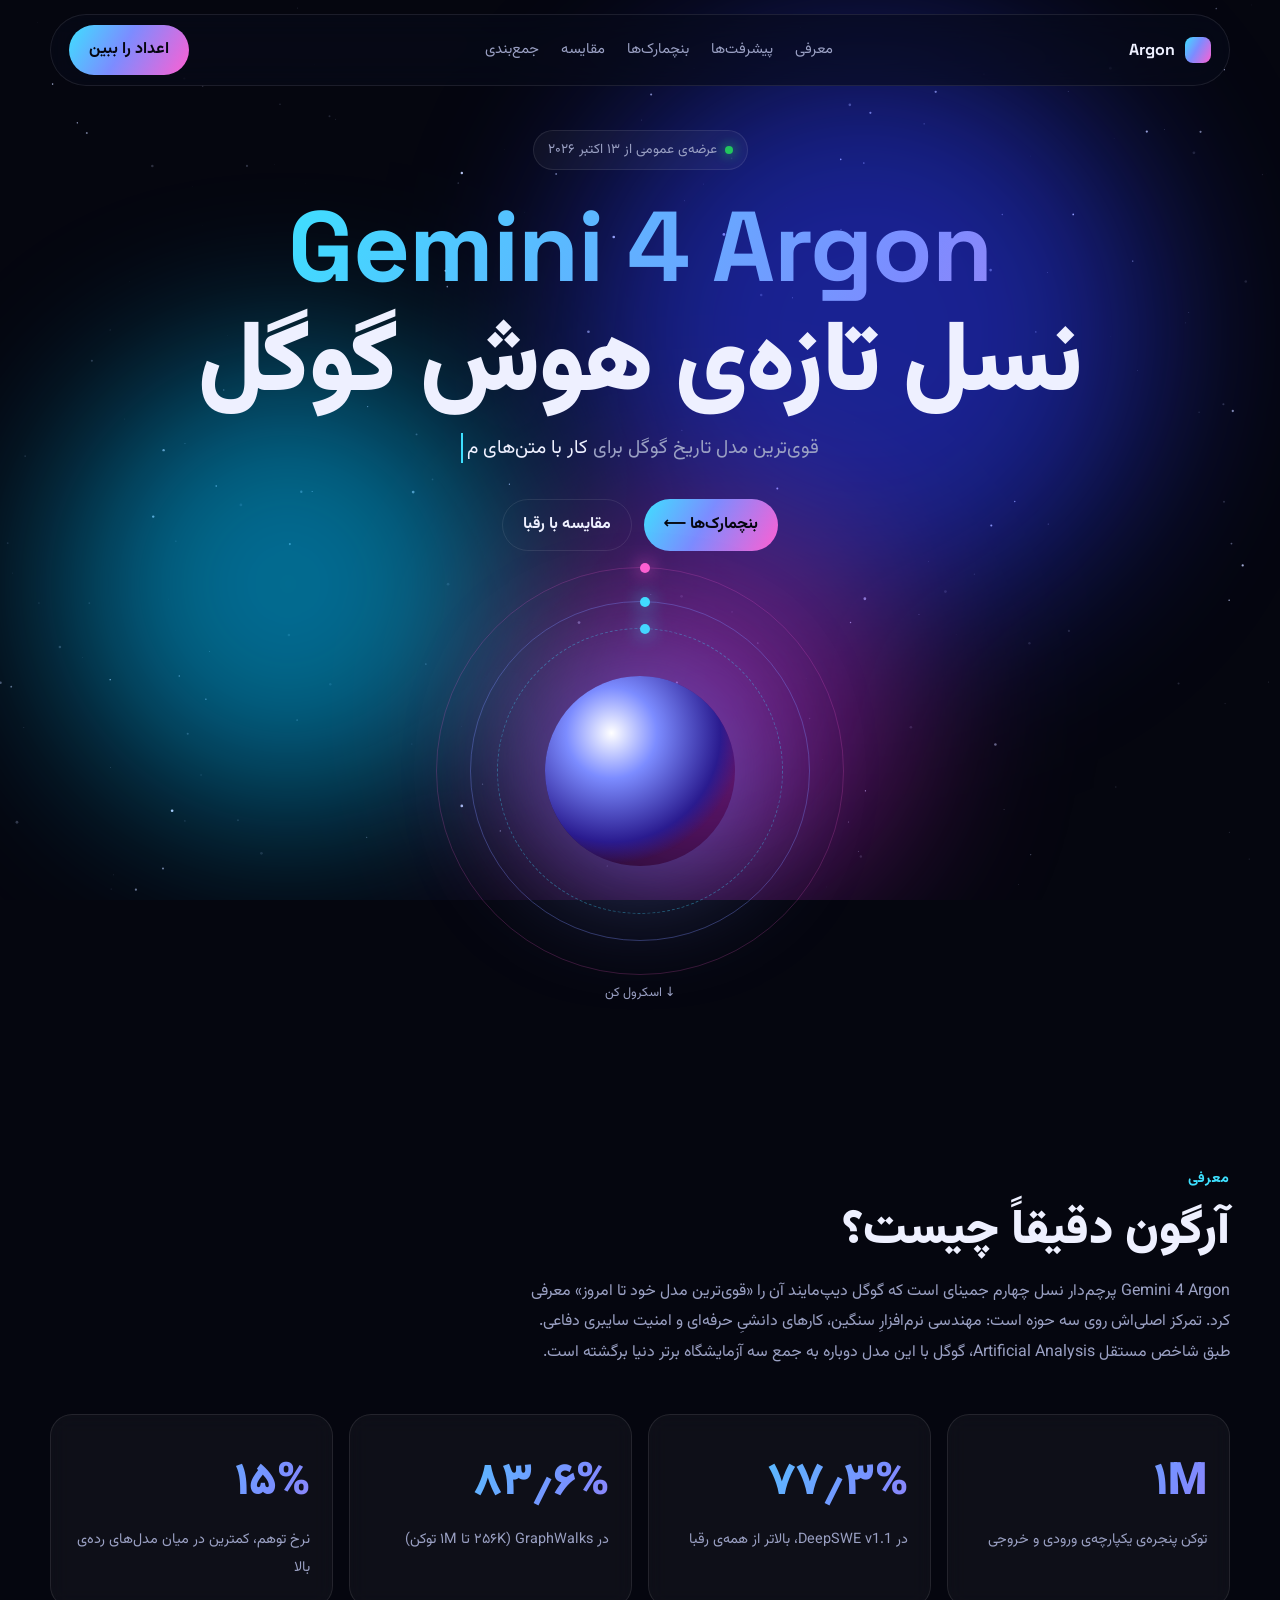
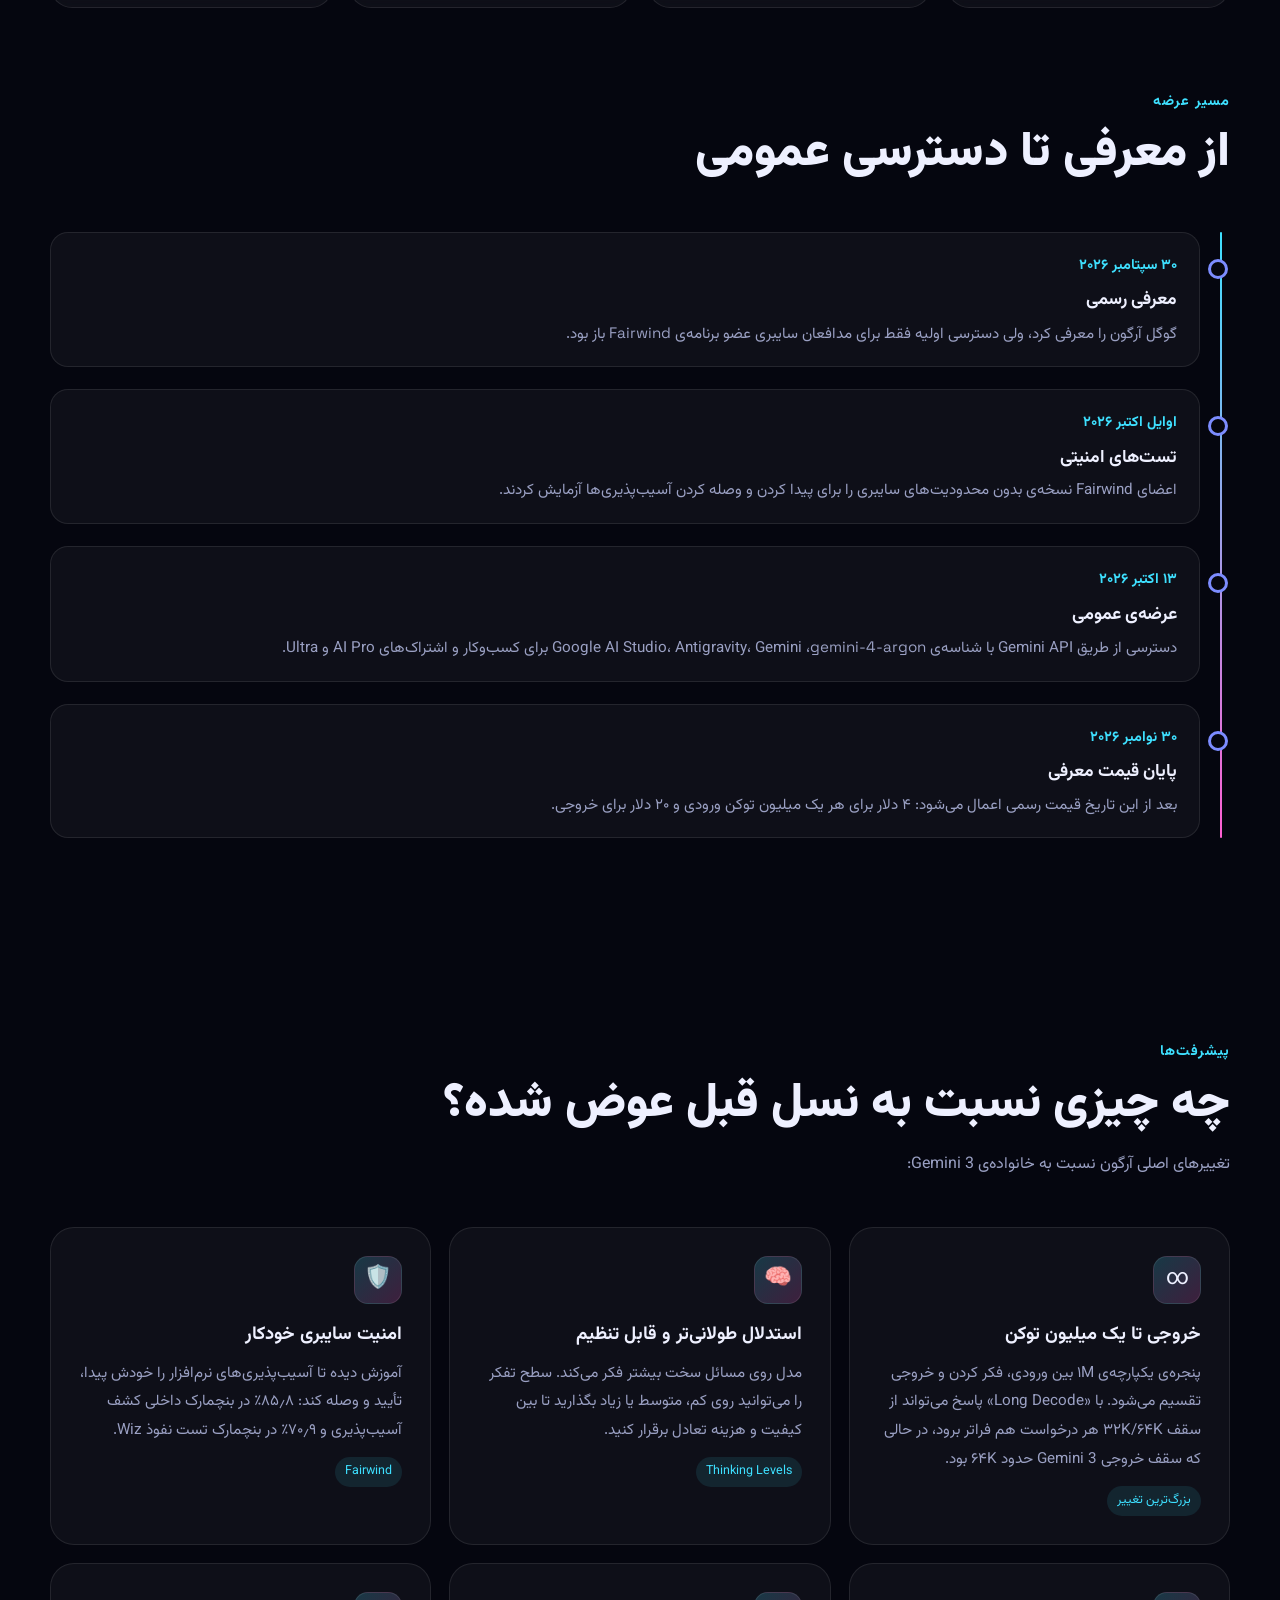
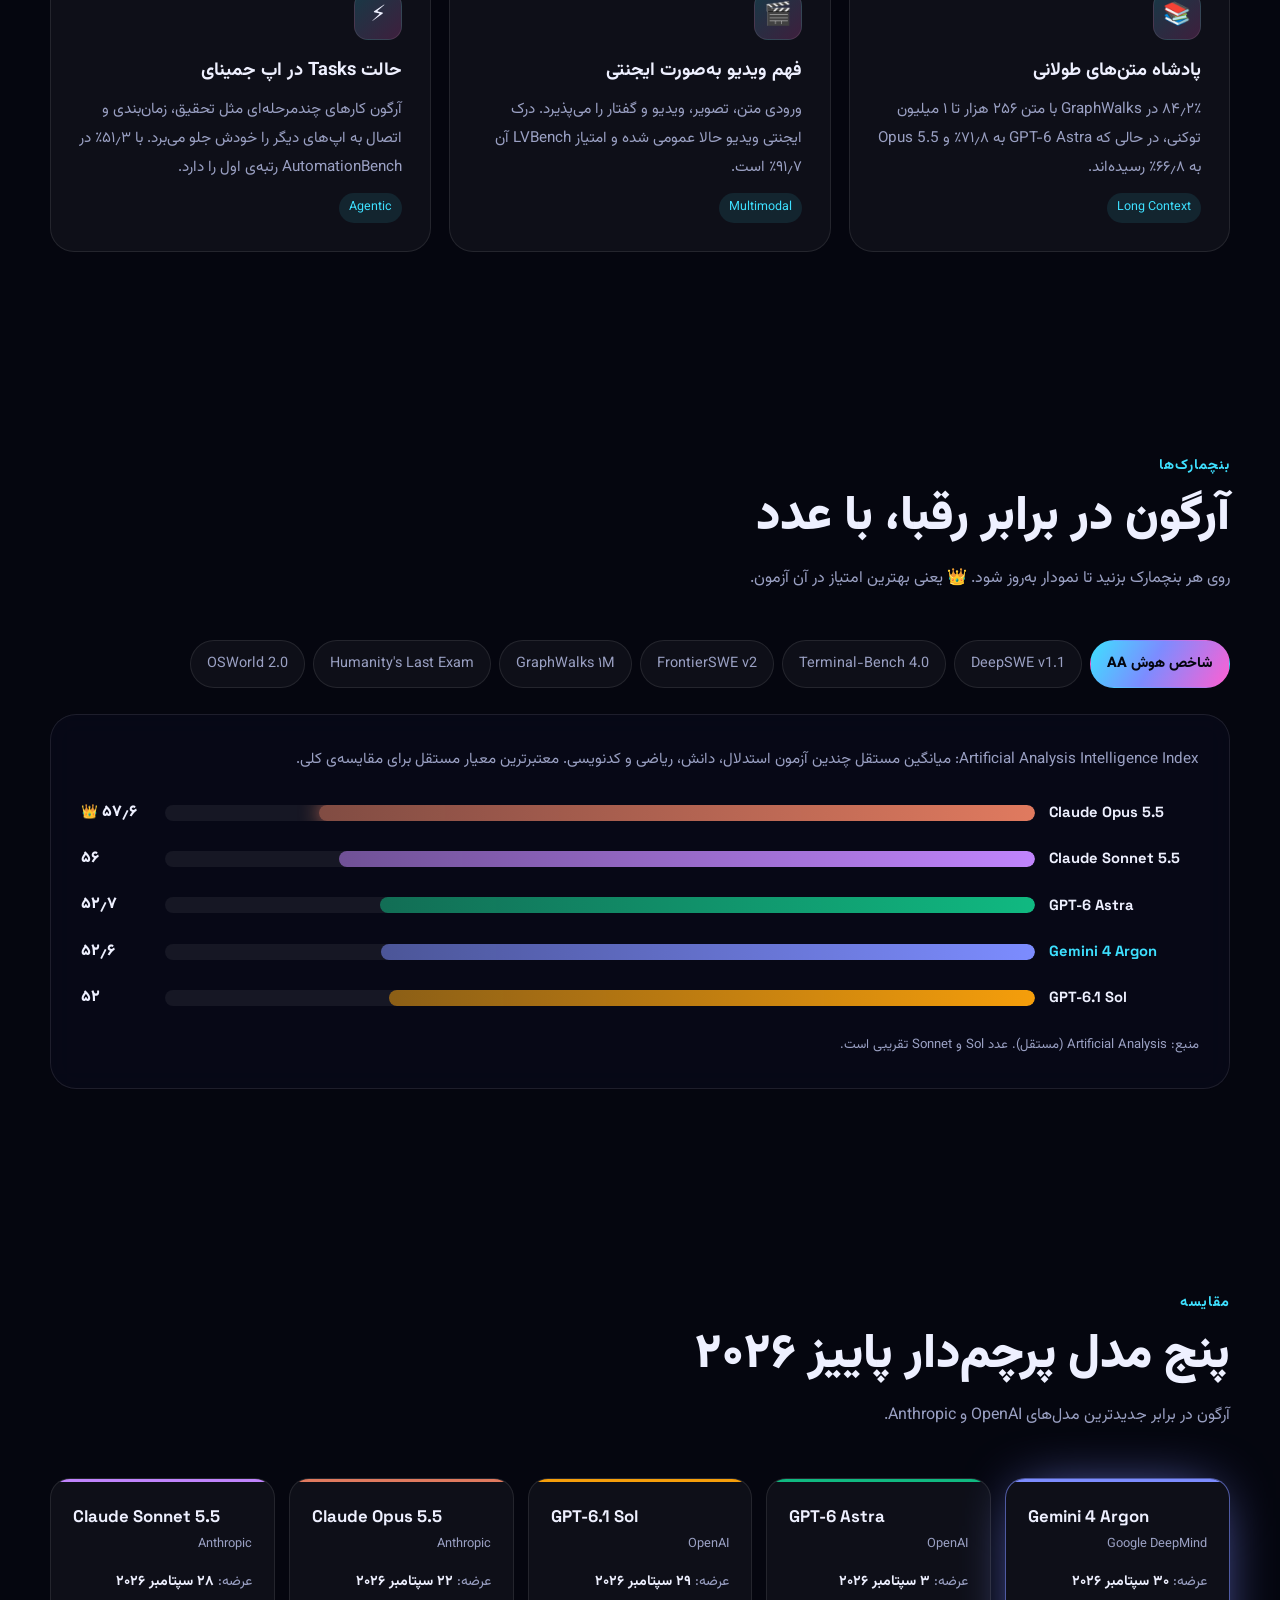
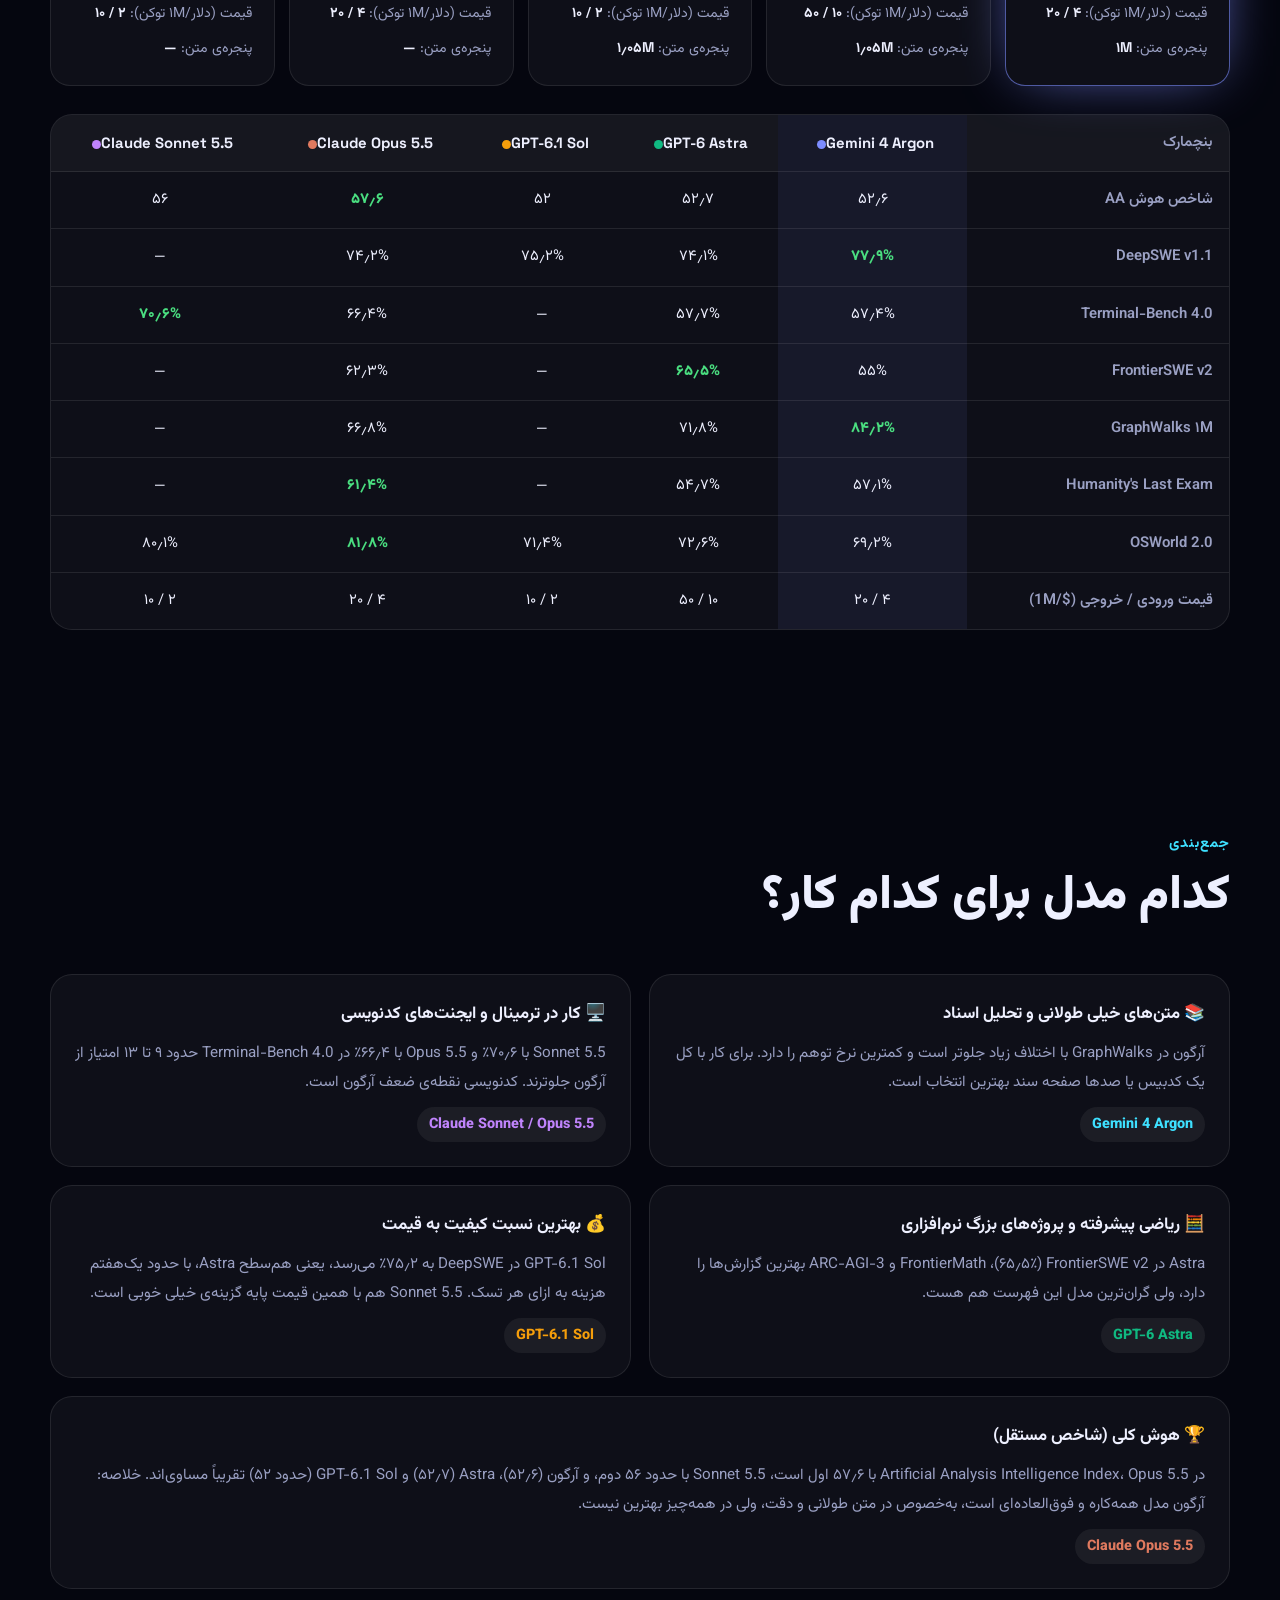
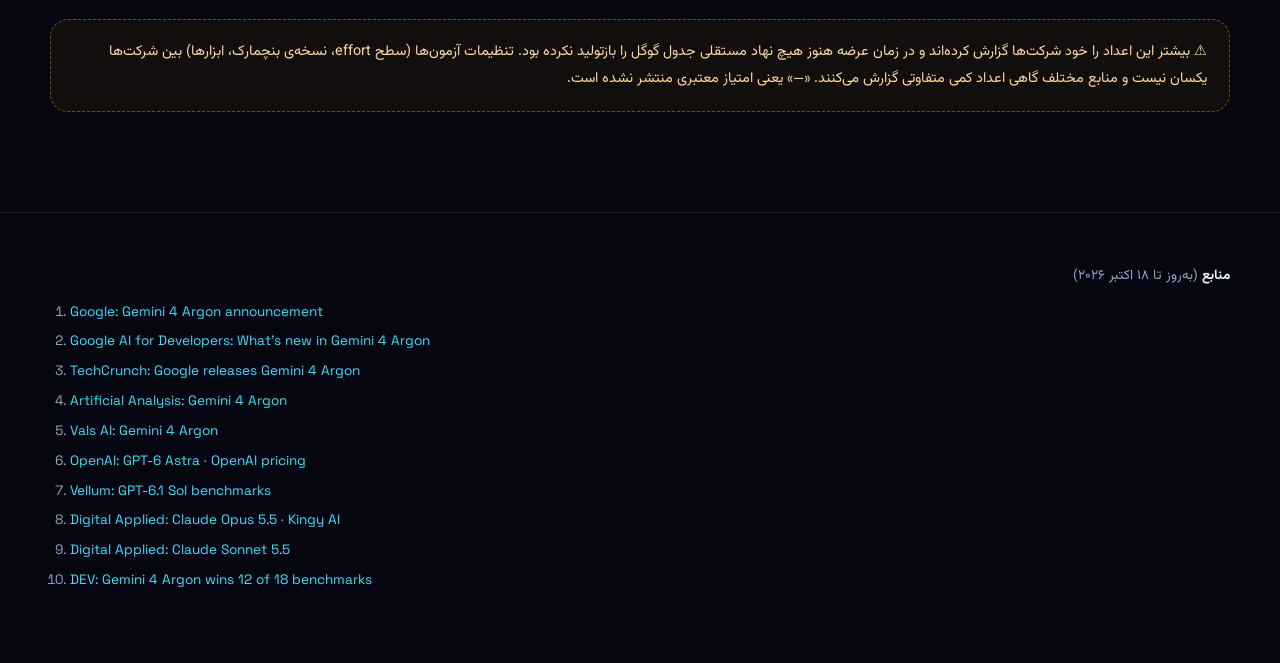
<file: gemini-argon/index.html>
<!doctype html>
<html lang="fa" dir="rtl">
<head>
<meta charset="utf-8">
<meta name="viewport" content="width=device-width, initial-scale=1">
<title>Gemini 4 Argon | معرفی و بنچمارک</title>
<meta name="description" content="معرفی Gemini 4 Argon گوگل، پیشرفت‌ها، بنچمارک‌ها و مقایسه با GPT-6 Astra، GPT-6.1 Sol، Claude Opus 5.5 و Claude Sonnet 5.5">
<link rel="preconnect" href="https://fonts.googleapis.com">
<link rel="preconnect" href="https://fonts.gstatic.com" crossorigin>
<link href="https://fonts.googleapis.com/css2?family=Vazirmatn:wght@300;400;600;800;900&family=Space+Grotesk:wght@500;700&display=swap" rel="stylesheet">
<style>
:root{
  --bg:#05060f;
  --bg2:#0b0d1f;
  --card:rgba(255,255,255,.04);
  --stroke:rgba(255,255,255,.09);
  --text:#eef0ff;
  --muted:#9aa0c3;
  --argon:#7c8cff;
  --argon2:#3ee0ff;
  --pink:#ff5fd2;
  --astra:#10b981;
  --sol:#f59e0b;
  --opus:#e07a5f;
  --sonnet:#c084fc;
  --grad:linear-gradient(120deg,#3ee0ff 0%,#7c8cff 45%,#ff5fd2 100%);
}
*{box-sizing:border-box;margin:0;padding:0}
html{scroll-behavior:smooth}
body{
  font-family:"Vazirmatn",system-ui,sans-serif;
  background:var(--bg);color:var(--text);
  line-height:1.9;overflow-x:hidden;
}
.en{font-family:"Space Grotesk","Vazirmatn",sans-serif;direction:ltr;unicode-bidi:isolate}
a{color:inherit;text-decoration:none}
.wrap{width:min(1180px,100% - 32px);margin-inline:auto}

/* ---------- background ---------- */
#stars{position:fixed;inset:0;z-index:-2}
.aurora{position:fixed;inset:0;z-index:-1;overflow:hidden;opacity:.55;pointer-events:none}
.aurora span{position:absolute;border-radius:50%;filter:blur(90px);mix-blend-mode:screen;animation:float 18s ease-in-out infinite}
.aurora span:nth-child(1){width:45vw;height:45vw;background:#2b3bff;top:5%;right:10%}
.aurora span:nth-child(2){width:35vw;height:35vw;background:#00c2ff;top:40%;left:5%;animation-delay:-6s}
.aurora span:nth-child(3){width:30vw;height:30vw;background:#c026d3;bottom:0;right:30%;animation-delay:-12s}
@keyframes float{0%,100%{transform:translate(0,0) scale(1)}33%{transform:translate(6vw,-4vw) scale(1.15)}66%{transform:translate(-5vw,5vw) scale(.9)}}

/* ---------- nav ---------- */
nav{position:fixed;top:14px;inset-inline:0;z-index:50}
nav .bar{display:flex;align-items:center;justify-content:space-between;gap:16px;
  padding:10px 18px;border:1px solid var(--stroke);border-radius:999px;
  background:rgba(8,10,25,.6);backdrop-filter:blur(16px)}
.logo{display:flex;align-items:center;gap:10px;font-weight:800}
.logo i{width:26px;height:26px;border-radius:8px;background:var(--grad);display:block;animation:spin 8s linear infinite}
@keyframes spin{to{transform:rotate(360deg)}}
nav ul{display:flex;gap:22px;list-style:none;font-size:.92rem;color:var(--muted)}
nav ul a:hover{color:var(--text)}
.btn{display:inline-flex;align-items:center;gap:8px;padding:10px 20px;border-radius:999px;font-weight:700;
  background:var(--grad);color:#05060f;transition:transform .25s,box-shadow .25s}
.btn:hover{transform:translateY(-2px);box-shadow:0 10px 40px -10px #7c8cff}
.btn.ghost{background:transparent;color:var(--text);border:1px solid var(--stroke)}
@media (max-width:820px){nav ul{display:none}}

/* ---------- hero ---------- */
.hero{min-height:100vh;display:grid;place-items:center;text-align:center;padding:130px 0 60px;position:relative}
.chip{display:inline-flex;align-items:center;gap:8px;padding:6px 14px;border-radius:999px;
  border:1px solid var(--stroke);background:var(--card);font-size:.85rem;color:var(--muted)}
.chip b{width:8px;height:8px;border-radius:50%;background:#22c55e;box-shadow:0 0 12px #22c55e;animation:pulse 1.6s infinite}
@keyframes pulse{50%{opacity:.3}}
.hero h1{font-size:clamp(2.6rem,8vw,6.2rem);font-weight:900;line-height:1.1;margin:22px 0 10px;letter-spacing:-1px}
.grad{background:var(--grad);-webkit-background-clip:text;background-clip:text;color:transparent;
  background-size:200% auto;animation:shine 6s linear infinite}
@keyframes shine{to{background-position:200% center}}
.hero p.lead{max-width:720px;margin:0 auto 32px;color:var(--muted);font-size:clamp(1rem,2.2vw,1.2rem)}
.typed{color:var(--text);border-left:2px solid var(--argon2);padding-left:4px;animation:caret 1s steps(1) infinite}
@keyframes caret{50%{border-color:transparent}}
.hero .cta{display:flex;gap:12px;justify-content:center;flex-wrap:wrap}

.orb{position:relative;width:min(340px,70vw);aspect-ratio:1;margin:50px auto 0}
.orb .core{position:absolute;inset:22%;border-radius:50%;
  background:radial-gradient(circle at 35% 30%,#fff 0%,#7c8cff 25%,#2a1b8f 60%,transparent 72%);
  box-shadow:0 0 120px 20px rgba(124,140,255,.45);animation:breathe 4s ease-in-out infinite}
@keyframes breathe{50%{transform:scale(1.07);box-shadow:0 0 160px 40px rgba(62,224,255,.35)}}
.orb .ring{position:absolute;inset:0;border-radius:50%;border:1px solid rgba(124,140,255,.35);animation:spin 14s linear infinite}
.orb .ring:nth-child(2){inset:8%;border-style:dashed;border-color:rgba(62,224,255,.35);animation-duration:22s;animation-direction:reverse}
.orb .ring:nth-child(3){inset:-10%;border-color:rgba(255,95,210,.2);animation-duration:30s}
.orb .ring::after{content:"";position:absolute;top:-5px;left:50%;width:10px;height:10px;border-radius:50%;background:var(--argon2);box-shadow:0 0 18px var(--argon2)}
.orb .ring:nth-child(3)::after{background:var(--pink);box-shadow:0 0 18px var(--pink)}

.scroll-hint{margin-top:40px;color:var(--muted);font-size:.8rem;animation:bob 2s ease-in-out infinite}
@keyframes bob{50%{transform:translateY(8px)}}

/* ---------- sections ---------- */
section{padding:100px 0;position:relative}
.eyebrow{color:var(--argon2);font-weight:700;font-size:.9rem;letter-spacing:1px}
h2{font-size:clamp(1.8rem,4.5vw,3rem);font-weight:900;line-height:1.3;margin:8px 0 14px}
.sub{color:var(--muted);max-width:720px}
.head{margin-bottom:46px}

.reveal{opacity:0;transform:translateY(40px);transition:opacity .9s cubic-bezier(.2,.7,.2,1),transform .9s cubic-bezier(.2,.7,.2,1)}
.reveal.in{opacity:1;transform:none}

/* stats */
.stats{display:grid;grid-template-columns:repeat(4,1fr);gap:16px}
@media (max-width:820px){.stats{grid-template-columns:repeat(2,1fr)}}
.stat{padding:26px 22px;border:1px solid var(--stroke);border-radius:22px;background:var(--card);backdrop-filter:blur(10px)}
.stat .n{font-size:clamp(2rem,5vw,2.8rem);font-weight:900}
.stat .l{color:var(--muted);font-size:.9rem}

/* timeline */
.timeline{position:relative;display:grid;gap:22px;padding-inline-start:30px}
.timeline::before{content:"";position:absolute;inset-block:0;right:8px;width:2px;background:linear-gradient(var(--argon2),var(--pink));border-radius:2px}
.tl{position:relative;padding:18px 22px;border:1px solid var(--stroke);border-radius:18px;background:var(--card)}
.tl::before{content:"";position:absolute;right:-29px;top:26px;width:14px;height:14px;border-radius:50%;background:var(--bg);border:3px solid var(--argon)}
.tl time{color:var(--argon2);font-weight:700;font-size:.9rem}
.tl h3{font-size:1.1rem;margin:2px 0}
.tl p{color:var(--muted);font-size:.95rem}

/* features */
.grid{display:grid;grid-template-columns:repeat(3,1fr);gap:18px}
@media (max-width:980px){.grid{grid-template-columns:repeat(2,1fr)}}
@media (max-width:620px){.grid{grid-template-columns:1fr}}
.feat{position:relative;padding:28px;border-radius:24px;background:var(--card);border:1px solid var(--stroke);overflow:hidden;
  transition:transform .4s,border-color .4s}
.feat:hover{transform:translateY(-6px);border-color:rgba(124,140,255,.5)}
.feat::before{content:"";position:absolute;inset:0;background:radial-gradient(400px circle at var(--mx,50%) var(--my,50%),rgba(124,140,255,.18),transparent 40%);opacity:0;transition:opacity .3s}
.feat:hover::before{opacity:1}
.feat .ic{width:48px;height:48px;border-radius:14px;display:grid;place-items:center;font-size:1.4rem;margin-bottom:14px;
  background:linear-gradient(135deg,rgba(62,224,255,.2),rgba(255,95,210,.2));border:1px solid var(--stroke)}
.feat h3{font-size:1.15rem;margin-bottom:6px}
.feat p{color:var(--muted);font-size:.95rem}
.feat .tag{display:inline-block;margin-top:12px;font-size:.78rem;padding:3px 10px;border-radius:999px;background:rgba(62,224,255,.1);color:var(--argon2)}

/* benchmarks */
.tabs{display:flex;flex-wrap:wrap;gap:8px;margin-bottom:26px}
.tab{cursor:pointer;padding:9px 16px;border-radius:999px;border:1px solid var(--stroke);background:var(--card);color:var(--muted);
  font:inherit;font-size:.9rem;transition:all .25s}
.tab:hover{color:var(--text)}
.tab.on{background:var(--grad);color:#05060f;font-weight:800;border-color:transparent}
.panel{padding:30px;border-radius:26px;border:1px solid var(--stroke);background:rgba(10,12,30,.55);backdrop-filter:blur(14px)}
.panel .desc{color:var(--muted);margin-bottom:24px;font-size:.95rem}
.bars{display:grid;gap:16px}
.row{display:grid;grid-template-columns:150px 1fr 70px;align-items:center;gap:14px}
@media (max-width:620px){.row{grid-template-columns:100px 1fr 56px;gap:8px;font-size:.85rem}}
.row .name{font-weight:700;font-size:.92rem}
.track{height:16px;border-radius:999px;background:rgba(255,255,255,.06);overflow:hidden;position:relative}
.fill{height:100%;width:0;border-radius:999px;transition:width 1.3s cubic-bezier(.2,.8,.2,1)}
.row.win .fill{box-shadow:0 0 20px currentColor}
.row .val{font-weight:800;text-align:left}
.row.na .val{color:var(--muted);font-weight:400;font-size:.8rem}
.row.argon .name{color:var(--argon2)}
.crown{font-size:.85rem}
.note{margin-top:20px;font-size:.82rem;color:var(--muted)}

/* comparison table */
.tablewrap{overflow-x:auto;border-radius:22px;border:1px solid var(--stroke);background:var(--card)}
table{width:100%;border-collapse:collapse;min-width:780px;font-size:.93rem}
th,td{padding:14px 16px;text-align:center;border-bottom:1px solid var(--stroke)}
th{font-weight:800;background:rgba(255,255,255,.03)}
td:first-child,th:first-child{text-align:right;color:var(--muted);font-weight:600}
tr:last-child td{border-bottom:none}
tbody tr{transition:background .2s}
tbody tr:hover{background:rgba(124,140,255,.07)}
.col-argon{background:rgba(124,140,255,.08)}
.best{color:#4ade80;font-weight:800}
.dot{display:inline-block;width:9px;height:9px;border-radius:50%;margin-left:6px;vertical-align:middle}

/* model cards */
.models{display:grid;grid-template-columns:repeat(5,1fr);gap:14px}
@media (max-width:1050px){.models{grid-template-columns:repeat(2,1fr)}}
@media (max-width:560px){.models{grid-template-columns:1fr}}
.model{padding:22px;border-radius:20px;border:1px solid var(--stroke);background:var(--card);position:relative;overflow:hidden}
.model::after{content:"";position:absolute;top:0;inset-inline:0;height:3px;background:var(--c)}
.model h3{font-size:1.05rem}
.model .co{color:var(--muted);font-size:.8rem}
.model ul{list-style:none;margin-top:12px;font-size:.88rem;color:var(--muted);display:grid;gap:6px}
.model ul li b{color:var(--text)}
.model.hl{border-color:rgba(124,140,255,.6);box-shadow:0 0 60px -20px var(--argon)}

/* verdict */
.verdict{display:grid;grid-template-columns:repeat(2,1fr);gap:18px}
@media (max-width:760px){.verdict{grid-template-columns:1fr}}
.v{padding:24px;border-radius:22px;border:1px solid var(--stroke);background:var(--card)}
.v h3{font-size:1.05rem;margin-bottom:8px}
.v p{color:var(--muted);font-size:.95rem}
.v .who{display:inline-block;margin-top:10px;font-weight:800;font-size:.9rem;padding:4px 12px;border-radius:999px;background:rgba(255,255,255,.06)}

.warn{margin-top:30px;padding:18px 22px;border-radius:18px;border:1px dashed rgba(245,158,11,.45);background:rgba(245,158,11,.06);color:#fcd9a3;font-size:.9rem}

footer{padding:50px 0 70px;border-top:1px solid var(--stroke);color:var(--muted);font-size:.85rem}
footer ol{padding-inline-start:20px;margin-top:10px;display:grid;gap:4px}
footer a{color:var(--argon2)}
footer a:hover{text-decoration:underline}

@media (prefers-reduced-motion:reduce){*,*::before,*::after{animation:none!important;transition:none!important}.reveal{opacity:1;transform:none}}
</style>
</head>
<body>
<canvas id="stars"></canvas>
<div class="aurora"><span></span><span></span><span></span></div>

<nav><div class="wrap bar">
  <a class="logo" href="#top"><i></i><span class="en">Argon</span></a>
  <ul>
    <li><a href="#about">معرفی</a></li>
    <li><a href="#features">پیشرفت‌ها</a></li>
    <li><a href="#bench">بنچمارک‌ها</a></li>
    <li><a href="#compare">مقایسه</a></li>
    <li><a href="#verdict">جمع‌بندی</a></li>
  </ul>
  <a class="btn" href="#bench">اعداد را ببین</a>
</div></nav>

<header class="hero" id="top">
  <div class="wrap">
    <span class="chip"><b></b> عرضه‌ی عمومی از ۱۳ اکتبر ۲۰۲۶</span>
    <h1><span class="en grad">Gemini 4 Argon</span><br>نسل تازه‌ی هوش گوگل</h1>
    <p class="lead">قوی‌ترین مدل تاریخ گوگل برای <span class="typed" id="typed">مهندسی نرم‌افزار</span></p>
    <div class="cta">
      <a class="btn" href="#bench">بنچمارک‌ها ⟵</a>
      <a class="btn ghost" href="#compare">مقایسه با رقبا</a>
    </div>
    <div class="orb"><div class="ring"></div><div class="ring"></div><div class="ring"></div><div class="core"></div></div>
    <div class="scroll-hint">↓ اسکرول کن</div>
  </div>
</header>

<section id="about">
  <div class="wrap">
    <div class="head reveal">
      <div class="eyebrow">معرفی</div>
      <h2>آرگون دقیقاً چیست؟</h2>
      <p class="sub">Gemini 4 Argon پرچم‌دار نسل چهارم جمینای است که گوگل دیپ‌مایند آن را «قوی‌ترین مدل خود تا امروز» معرفی کرد. تمرکز اصلی‌اش روی سه حوزه است: مهندسی نرم‌افزارِ سنگین، کارهای دانشیِ حرفه‌ای و امنیت سایبری دفاعی. طبق شاخص مستقل Artificial Analysis، گوگل با این مدل دوباره به جمع سه آزمایشگاه برتر دنیا برگشته است.</p>
    </div>
    <div class="stats reveal">
      <div class="stat"><div class="n grad" data-count="1" data-suffix="M">0</div><div class="l">توکن پنجره‌ی یکپارچه‌ی ورودی و خروجی</div></div>
      <div class="stat"><div class="n grad" data-count="77.9" data-suffix="%">0</div><div class="l">در DeepSWE v1.1، بالاتر از همه‌ی رقبا</div></div>
      <div class="stat"><div class="n grad" data-count="84.2" data-suffix="%">0</div><div class="l">در GraphWalks (۲۵۶K تا ۱M توکن)</div></div>
      <div class="stat"><div class="n grad" data-count="15" data-suffix="%">0</div><div class="l">نرخ توهم، کمترین در میان مدل‌های رده‌ی بالا</div></div>
    </div>

    <div class="head reveal" style="margin-top:80px">
      <div class="eyebrow">مسیر عرضه</div>
      <h2>از معرفی تا دسترسی عمومی</h2>
    </div>
    <div class="timeline">
      <div class="tl reveal"><time>۳۰ سپتامبر ۲۰۲۶</time><h3>معرفی رسمی</h3><p>گوگل آرگون را معرفی کرد، ولی دسترسی اولیه فقط برای مدافعان سایبری عضو برنامه‌ی <span class="en">Fairwind</span> باز بود.</p></div>
      <div class="tl reveal"><time>اوایل اکتبر ۲۰۲۶</time><h3>تست‌های امنیتی</h3><p>اعضای Fairwind نسخه‌ی بدون محدودیت‌های سایبری را برای پیدا کردن و وصله کردن آسیب‌پذیری‌ها آزمایش کردند.</p></div>
      <div class="tl reveal"><time>۱۳ اکتبر ۲۰۲۶</time><h3>عرضه‌ی عمومی</h3><p>دسترسی از طریق Gemini API با شناسه‌ی <span class="en">gemini-4-argon</span>، Google AI Studio، Antigravity، Gemini برای کسب‌وکار و اشتراک‌های AI Pro و Ultra.</p></div>
      <div class="tl reveal"><time>۳۰ نوامبر ۲۰۲۶</time><h3>پایان قیمت معرفی</h3><p>بعد از این تاریخ قیمت رسمی اعمال می‌شود: ۴ دلار برای هر یک میلیون توکن ورودی و ۲۰ دلار برای خروجی.</p></div>
    </div>
  </div>
</section>

<section id="features">
  <div class="wrap">
    <div class="head reveal">
      <div class="eyebrow">پیشرفت‌ها</div>
      <h2>چه چیزی نسبت به نسل قبل عوض شده؟</h2>
      <p class="sub">تغییرهای اصلی آرگون نسبت به خانواده‌ی Gemini 3:</p>
    </div>
    <div class="grid">
      <div class="feat reveal"><div class="ic">∞</div><h3>خروجی تا یک میلیون توکن</h3><p>پنجره‌ی یکپارچه‌ی ۱M بین ورودی، فکر کردن و خروجی تقسیم می‌شود. با «Long Decode» پاسخ می‌تواند از سقف ۳۲K/۶۴K هر درخواست هم فراتر برود، در حالی که سقف خروجی Gemini 3 حدود ۶۴K بود.</p><span class="tag">بزرگ‌ترین تغییر</span></div>
      <div class="feat reveal"><div class="ic">🧠</div><h3>استدلال طولانی‌تر و قابل تنظیم</h3><p>مدل روی مسائل سخت بیشتر فکر می‌کند. سطح تفکر را می‌توانید روی کم، متوسط یا زیاد بگذارید تا بین کیفیت و هزینه تعادل برقرار کنید.</p><span class="tag">Thinking Levels</span></div>
      <div class="feat reveal"><div class="ic">🛡️</div><h3>امنیت سایبری خودکار</h3><p>آموزش دیده تا آسیب‌پذیری‌های نرم‌افزار را خودش پیدا، تأیید و وصله کند: ۸۵٫۸٪ در بنچمارک داخلی کشف آسیب‌پذیری و ۷۰٫۹٪ در بنچمارک تست نفوذ Wiz.</p><span class="tag">Fairwind</span></div>
      <div class="feat reveal"><div class="ic">📚</div><h3>پادشاه متن‌های طولانی</h3><p>۸۴٫۲٪ در GraphWalks با متن ۲۵۶ هزار تا ۱ میلیون توکنی، در حالی که GPT-6 Astra به ۷۱٫۸٪ و Opus 5.5 به ۶۶٫۸٪ رسیده‌اند.</p><span class="tag">Long Context</span></div>
      <div class="feat reveal"><div class="ic">🎬</div><h3>فهم ویدیو به‌صورت ایجنتی</h3><p>ورودی متن، تصویر، ویدیو و گفتار را می‌پذیرد. درک ایجنتی ویدیو حالا عمومی شده و امتیاز LVBench آن ۹۱٫۷٪ است.</p><span class="tag">Multimodal</span></div>
      <div class="feat reveal"><div class="ic">⚡</div><h3>حالت Tasks در اپ جمینای</h3><p>آرگون کارهای چندمرحله‌ای مثل تحقیق، زمان‌بندی و اتصال به اپ‌های دیگر را خودش جلو می‌برد. با ۵۱٫۳٪ در AutomationBench رتبه‌ی اول را دارد.</p><span class="tag">Agentic</span></div>
    </div>
  </div>
</section>

<section id="bench">
  <div class="wrap">
    <div class="head reveal">
      <div class="eyebrow">بنچمارک‌ها</div>
      <h2>آرگون در برابر رقبا، با عدد</h2>
      <p class="sub">روی هر بنچمارک بزنید تا نمودار به‌روز شود. 👑 یعنی بهترین امتیاز در آن آزمون.</p>
    </div>
    <div class="tabs reveal" id="tabs"></div>
    <div class="panel reveal">
      <p class="desc" id="bdesc"></p>
      <div class="bars" id="bars"></div>
      <p class="note" id="bnote"></p>
    </div>
  </div>
</section>

<section id="compare">
  <div class="wrap">
    <div class="head reveal">
      <div class="eyebrow">مقایسه</div>
      <h2>پنج مدل پرچم‌دار پاییز ۲۰۲۶</h2>
      <p class="sub">آرگون در برابر جدیدترین مدل‌های OpenAI و Anthropic.</p>
    </div>
    <div class="models reveal" id="models"></div>
    <div class="tablewrap reveal" style="margin-top:28px">
      <table id="ctable"></table>
    </div>
  </div>
</section>

<section id="verdict">
  <div class="wrap">
    <div class="head reveal">
      <div class="eyebrow">جمع‌بندی</div>
      <h2>کدام مدل برای کدام کار؟</h2>
    </div>
    <div class="verdict">
      <div class="v reveal"><h3>📚 متن‌های خیلی طولانی و تحلیل اسناد</h3><p>آرگون در GraphWalks با اختلاف زیاد جلوتر است و کمترین نرخ توهم را دارد. برای کار با کل یک کدبیس یا صدها صفحه سند بهترین انتخاب است.</p><span class="who" style="color:var(--argon2)">Gemini 4 Argon</span></div>
      <div class="v reveal"><h3>🖥️ کار در ترمینال و ایجنت‌های کدنویسی</h3><p>Sonnet 5.5 با ۷۰٫۶٪ و Opus 5.5 با ۶۶٫۴٪ در Terminal-Bench 4.0 حدود ۹ تا ۱۳ امتیاز از آرگون جلوترند. کدنویسی نقطه‌ی ضعف آرگون است.</p><span class="who" style="color:var(--sonnet)">Claude Sonnet / Opus 5.5</span></div>
      <div class="v reveal"><h3>🧮 ریاضی پیشرفته و پروژه‌های بزرگ نرم‌افزاری</h3><p>Astra در FrontierSWE v2 (۶۵٫۵٪)، FrontierMath و ARC-AGI-3 بهترین گزارش‌ها را دارد، ولی گران‌ترین مدل این فهرست هم هست.</p><span class="who" style="color:var(--astra)">GPT-6 Astra</span></div>
      <div class="v reveal"><h3>💰 بهترین نسبت کیفیت به قیمت</h3><p>GPT-6.1 Sol در DeepSWE به ۷۵٫۲٪ می‌رسد، یعنی هم‌سطح Astra، با حدود یک‌هفتم هزینه به ازای هر تسک. Sonnet 5.5 هم با همین قیمت پایه گزینه‌ی خیلی خوبی است.</p><span class="who" style="color:var(--sol)">GPT-6.1 Sol</span></div>
      <div class="v reveal" style="grid-column:1/-1"><h3>🏆 هوش کلی (شاخص مستقل)</h3><p>در Artificial Analysis Intelligence Index، Opus 5.5 با ۵۷٫۶ اول است، Sonnet 5.5 با حدود ۵۶ دوم، و آرگون (۵۲٫۶)، Astra (۵۲٫۷) و GPT-6.1 Sol (حدود ۵۲) تقریباً مساوی‌اند. خلاصه: آرگون مدل همه‌کاره و فوق‌العاده‌ای است، به‌خصوص در متن طولانی و دقت، ولی در همه‌چیز بهترین نیست.</p><span class="who" style="color:var(--opus)">Claude Opus 5.5</span></div>
    </div>
    <div class="warn reveal">⚠️ بیشتر این اعداد را خود شرکت‌ها گزارش کرده‌اند و در زمان عرضه هنوز هیچ نهاد مستقلی جدول گوگل را بازتولید نکرده بود. تنظیمات آزمون‌ها (سطح effort، نسخه‌ی بنچمارک، ابزارها) بین شرکت‌ها یکسان نیست و منابع مختلف گاهی اعداد کمی متفاوتی گزارش می‌کنند. «—» یعنی امتیاز معتبری منتشر نشده است.</div>
  </div>
</section>

<footer>
  <div class="wrap">
    <strong style="color:var(--text)">منابع</strong> (به‌روز تا ۱۸ اکتبر ۲۰۲۶)
    <ol class="en" style="direction:ltr;text-align:left">
      <li><a href="https://blog.google/innovation-and-ai/models-and-research/gemini-models/gemini-4-argon/" target="_blank" rel="noopener">Google: Gemini 4 Argon announcement</a></li>
      <li><a href="https://ai.google.dev/gemini-api/docs/latest-model" target="_blank" rel="noopener">Google AI for Developers: What's new in Gemini 4 Argon</a></li>
      <li><a href="https://techcrunch.com/2026/09/30/google-releases-gemini-4-argon-called-its-most-powerful-model-yet/" target="_blank" rel="noopener">TechCrunch: Google releases Gemini 4 Argon</a></li>
      <li><a href="https://artificialanalysis.ai/articles/gemini-4-argon-google-top-three-labs" target="_blank" rel="noopener">Artificial Analysis: Gemini 4 Argon</a></li>
      <li><a href="https://www.vals.ai/models/google_gemini-4-argon" target="_blank" rel="noopener">Vals AI: Gemini 4 Argon</a></li>
      <li><a href="https://openai.com/index/gpt-6-astra/" target="_blank" rel="noopener">OpenAI: GPT-6 Astra</a> · <a href="https://developers.openai.com/api/docs/pricing" target="_blank" rel="noopener">OpenAI pricing</a></li>
      <li><a href="https://www.vellum.ai/blog/gpt-6-1-sol-benchmarks-explained" target="_blank" rel="noopener">Vellum: GPT-6.1 Sol benchmarks</a></li>
      <li><a href="https://www.digitalapplied.com/blog/claude-opus-5-5-launch-pricing-benchmarks-2026" target="_blank" rel="noopener">Digital Applied: Claude Opus 5.5</a> · <a href="https://kingy.ai/blog/claude-opus-5-5-specs-benchmarks-pricing-comparison/" target="_blank" rel="noopener">Kingy AI</a></li>
      <li><a href="https://www.digitalapplied.com/blog/claude-sonnet-5-5-launch-pricing-benchmarks-2026" target="_blank" rel="noopener">Digital Applied: Claude Sonnet 5.5</a></li>
      <li><a href="https://dev.to/max_quimby/gemini-4-argon-wins-12-of-18-benchmarks-code-isnt-one-2h70" target="_blank" rel="noopener">DEV: Gemini 4 Argon wins 12 of 18 benchmarks</a></li>
    </ol>
  </div>
</footer>

<script>
const fa = (v) => String(v).replace(/\d/g, d => "۰۱۲۳۴۵۶۷۸۹"[d]).replace(".", "٫");

const MODELS = [
  {id:"argon",  name:"Gemini 4 Argon",  co:"Google DeepMind", color:"#7c8cff", date:"۳۰ سپتامبر ۲۰۲۶", price:"۴ / ۲۰", ctx:"۱M"},
  {id:"astra",  name:"GPT-6 Astra",     co:"OpenAI",          color:"#10b981", date:"۳ سپتامبر ۲۰۲۶",  price:"۱۰ / ۵۰", ctx:"۱٫۰۵M"},
  {id:"sol",    name:"GPT-6.1 Sol",     co:"OpenAI",          color:"#f59e0b", date:"۲۹ سپتامبر ۲۰۲۶", price:"۲ / ۱۰", ctx:"۱٫۰۵M"},
  {id:"opus",   name:"Claude Opus 5.5", co:"Anthropic",       color:"#e07a5f", date:"۲۲ سپتامبر ۲۰۲۶", price:"۴ / ۲۰", ctx:"—"},
  {id:"sonnet", name:"Claude Sonnet 5.5",co:"Anthropic",      color:"#c084fc", date:"۲۸ سپتامبر ۲۰۲۶", price:"۲ / ۱۰", ctx:"—"},
];

// null = not published
const BENCH = [
  {key:"aa", label:"شاخص هوش AA", max:70, unit:"",
   desc:"Artificial Analysis Intelligence Index: میانگین مستقل چندین آزمون استدلال، دانش، ریاضی و کدنویسی. معتبرترین معیار مستقل برای مقایسه‌ی کلی.",
   data:{argon:52.6, astra:52.7, sol:52, opus:57.6, sonnet:56},
   note:"منبع: Artificial Analysis (مستقل). عدد Sol و Sonnet تقریبی است."},
  {key:"deepswe", label:"DeepSWE v1.1", max:100, unit:"%",
   desc:"آزمون کدنویسی ایجنتی: مدل باید باگ‌ها و تسک‌های واقعی را در مخازن کد حل کند.",
   data:{argon:77.9, astra:74.1, sol:75.2, opus:74.2, sonnet:null},
   note:"گزارش شرکت‌ها. Sol در سطح effort بالا، با حدود ۰٫۶۵ دلار به ازای هر تسک در برابر ۴٫۴۳ دلار Astra."},
  {key:"tb", label:"Terminal-Bench 4.0", max:100, unit:"%",
   desc:"توانایی انجام کارهای واقعی در ترمینال لینوکس: نصب، دیباگ، اسکریپت‌نویسی و اجرای پروژه.",
   data:{argon:57.4, astra:57.7, sol:null, opus:66.4, sonnet:70.6},
   note:"گزارش شرکت‌ها، با خطای استاندارد حدود ±۲٫۶. Artificial Analysis به‌طور مستقل حدود ۵۷٪ برای آرگون و ۶۴٪ برای Sonnet 5.5 اندازه گرفته است."},
  {key:"fswe", label:"FrontierSWE v2", max:100, unit:"%",
   desc:"پروژه‌های بزرگ و چندروزه‌ی مهندسی نرم‌افزار، سخت‌تر از آزمون‌های کلاسیک SWE.",
   data:{argon:55.0, astra:65.5, sol:null, opus:62.3, sonnet:null},
   note:"منبع: جدول گوگل در زمان عرضه."},
  {key:"gw", label:"GraphWalks ۱M", max:100, unit:"%",
   desc:"استدلال روی متن‌های بسیار طولانی (۲۵۶ هزار تا ۱ میلیون توکن): دنبال کردن روابط پیچیده در کل متن.",
   data:{argon:84.2, astra:71.8, sol:null, opus:66.8, sonnet:null},
   note:"منبع: جدول گوگل."},
  {key:"hle", label:"Humanity's Last Exam", max:100, unit:"%",
   desc:"یکی از سخت‌ترین آزمون‌های دانش و استدلال در سطح تخصصی، از ریاضی تا علوم انسانی.",
   data:{argon:57.1, astra:54.7, sol:null, opus:61.4, sonnet:null},
   note:"اندازه‌گیری مستقل Artificial Analysis. Anthropic برای Opus 5.5 با ابزار ۶۷٫۷٪ گزارش کرده است."},
  {key:"os", label:"OSWorld 2.0", max:100, unit:"%",
   desc:"کار با کامپیوتر مثل یک انسان: کلیک، تایپ و کار با اپلیکیشن‌های واقعی دسکتاپ.",
   data:{argon:69.2, astra:72.6, sol:71.4, opus:81.8, sonnet:80.1},
   note:"توجه: اعداد Claude «نمره‌ی جزئی» هستند (برای Sonnet روی OSWorld 2.1) و عدد آرگون روی زیرمجموعه‌ی آفلاین است. مقایسه‌ی مستقیم دقیق نیست."},
];

const byId = Object.fromEntries(MODELS.map(m => [m.id, m]));

// ---------- benchmark chart ----------
const tabs = document.getElementById("tabs"), bars = document.getElementById("bars");
BENCH.forEach((b, i) => {
  const t = document.createElement("button");
  t.className = "tab" + (i === 0 ? " on" : "");
  t.textContent = b.label;
  t.onclick = () => { document.querySelectorAll(".tab").forEach(x => x.classList.remove("on")); t.classList.add("on"); render(b); };
  tabs.appendChild(t);
});

function render(b) {
  document.getElementById("bdesc").textContent = b.desc;
  document.getElementById("bnote").textContent = b.note;
  const vals = Object.values(b.data).filter(v => v != null);
  const best = Math.max(...vals);
  const order = [...MODELS].sort((x, y) => (b.data[y.id] ?? -1) - (b.data[x.id] ?? -1));
  bars.innerHTML = order.map(m => {
    const v = b.data[m.id];
    const cls = ["row", m.id === "argon" ? "argon" : "", v == null ? "na" : "", v === best ? "win" : ""].join(" ");
    return `<div class="${cls}">
      <div class="name en">${m.name}</div>
      <div class="track"><div class="fill" data-w="${v == null ? 0 : v / b.max * 100}" style="background:linear-gradient(90deg,${m.color}88,${m.color});color:${m.color}"></div></div>
      <div class="val">${v == null ? "گزارش نشده" : fa(v) + b.unit + (v === best ? ' <span class="crown">👑</span>' : "")}</div>
    </div>`;
  }).join("");
  requestAnimationFrame(() => requestAnimationFrame(() =>
    bars.querySelectorAll(".fill").forEach(f => f.style.width = f.dataset.w + "%")));
}

// ---------- model cards ----------
document.getElementById("models").innerHTML = MODELS.map(m => `
  <div class="model ${m.id === "argon" ? "hl" : ""}" style="--c:${m.color}">
    <h3 class="en">${m.name}</h3><div class="co">${m.co}</div>
    <ul>
      <li>عرضه: <b>${m.date}</b></li>
      <li>قیمت (دلار/۱M توکن): <b>${m.price}</b></li>
      <li>پنجره‌ی متن: <b class="en">${m.ctx}</b></li>
    </ul>
  </div>`).join("");

// ---------- comparison table ----------
const head = `<thead><tr><th>بنچمارک</th>${MODELS.map(m => `<th class="en ${m.id === "argon" ? "col-argon" : ""}"><span class="dot" style="background:${m.color}"></span>${m.name}</th>`).join("")}</tr></thead>`;
const rows = BENCH.map(b => {
  const best = Math.max(...Object.values(b.data).filter(v => v != null));
  return `<tr><td>${b.label}</td>${MODELS.map(m => {
    const v = b.data[m.id];
    return `<td class="${m.id === "argon" ? "col-argon" : ""} ${v === best ? "best" : ""}">${v == null ? "—" : fa(v) + b.unit}</td>`;
  }).join("")}</tr>`;
}).join("");
const priceRow = `<tr><td>قیمت ورودی / خروجی ($/1M)</td>${MODELS.map(m => `<td class="${m.id === "argon" ? "col-argon" : ""}">${m.price}</td>`).join("")}</tr>`;
document.getElementById("ctable").innerHTML = head + "<tbody>" + rows + priceRow + "</tbody>";

// ---------- typing effect ----------
const words = ["مهندسی نرم‌افزار", "کار با متن‌های میلیونی", "امنیت سایبری دفاعی", "کارهای دانشی حرفه‌ای"];
let wi = 0, ci = words[0].length, del = true;
const typed = document.getElementById("typed");
(function type() {
  const w = words[wi];
  typed.textContent = w.slice(0, ci);
  if (del) { ci--; if (ci < 0) { del = false; wi = (wi + 1) % words.length; ci = 0; } }
  else { ci++; if (ci > words[wi].length) { del = true; setTimeout(type, 1600); return; } }
  setTimeout(type, del ? 45 : 90);
})();

// ---------- reveal + counters ----------
const io = new IntersectionObserver(es => es.forEach(e => {
  if (!e.isIntersecting) return;
  e.target.classList.add("in");
  e.target.querySelectorAll("[data-count]").forEach(countUp);
  if (e.target.classList.contains("panel") && !bars.children.length) render(BENCH[0]);
  io.unobserve(e.target);
}), {threshold: .15});
document.querySelectorAll(".reveal").forEach(el => io.observe(el));

function countUp(el) {
  const target = parseFloat(el.dataset.count), dec = String(target).includes(".") ? 1 : 0, t0 = performance.now();
  (function step(t) {
    const p = Math.min((t - t0) / 1600, 1), e = 1 - Math.pow(1 - p, 3);
    el.textContent = fa((target * e).toFixed(dec)) + el.dataset.suffix;
    if (p < 1) requestAnimationFrame(step);
  })(t0);
}

// ---------- spotlight on feature cards ----------
document.querySelectorAll(".feat").forEach(c => c.addEventListener("pointermove", e => {
  const r = c.getBoundingClientRect();
  c.style.setProperty("--mx", (e.clientX - r.left) + "px");
  c.style.setProperty("--my", (e.clientY - r.top) + "px");
}));

// ---------- starfield ----------
const cv = document.getElementById("stars"), cx = cv.getContext("2d");
let stars = [];
function size() {
  cv.width = innerWidth * devicePixelRatio; cv.height = innerHeight * devicePixelRatio;
  stars = Array.from({length: Math.min(220, innerWidth / 5)}, () => ({
    x: Math.random() * cv.width, y: Math.random() * cv.height,
    r: Math.random() * 1.4 * devicePixelRatio, s: Math.random() * .3 + .05, a: Math.random()
  }));
}
size(); addEventListener("resize", size);
(function draw() {
  cx.clearRect(0, 0, cv.width, cv.height);
  for (const s of stars) {
    s.y -= s.s; if (s.y < 0) s.y = cv.height;
    s.a += (Math.random() - .5) * .05; s.a = Math.max(.15, Math.min(1, s.a));
    cx.fillStyle = `rgba(200,210,255,${s.a})`;
    cx.beginPath(); cx.arc(s.x, s.y, s.r, 0, 7); cx.fill();
  }
  requestAnimationFrame(draw);
})();
</script>
</body>
</html>
</file>
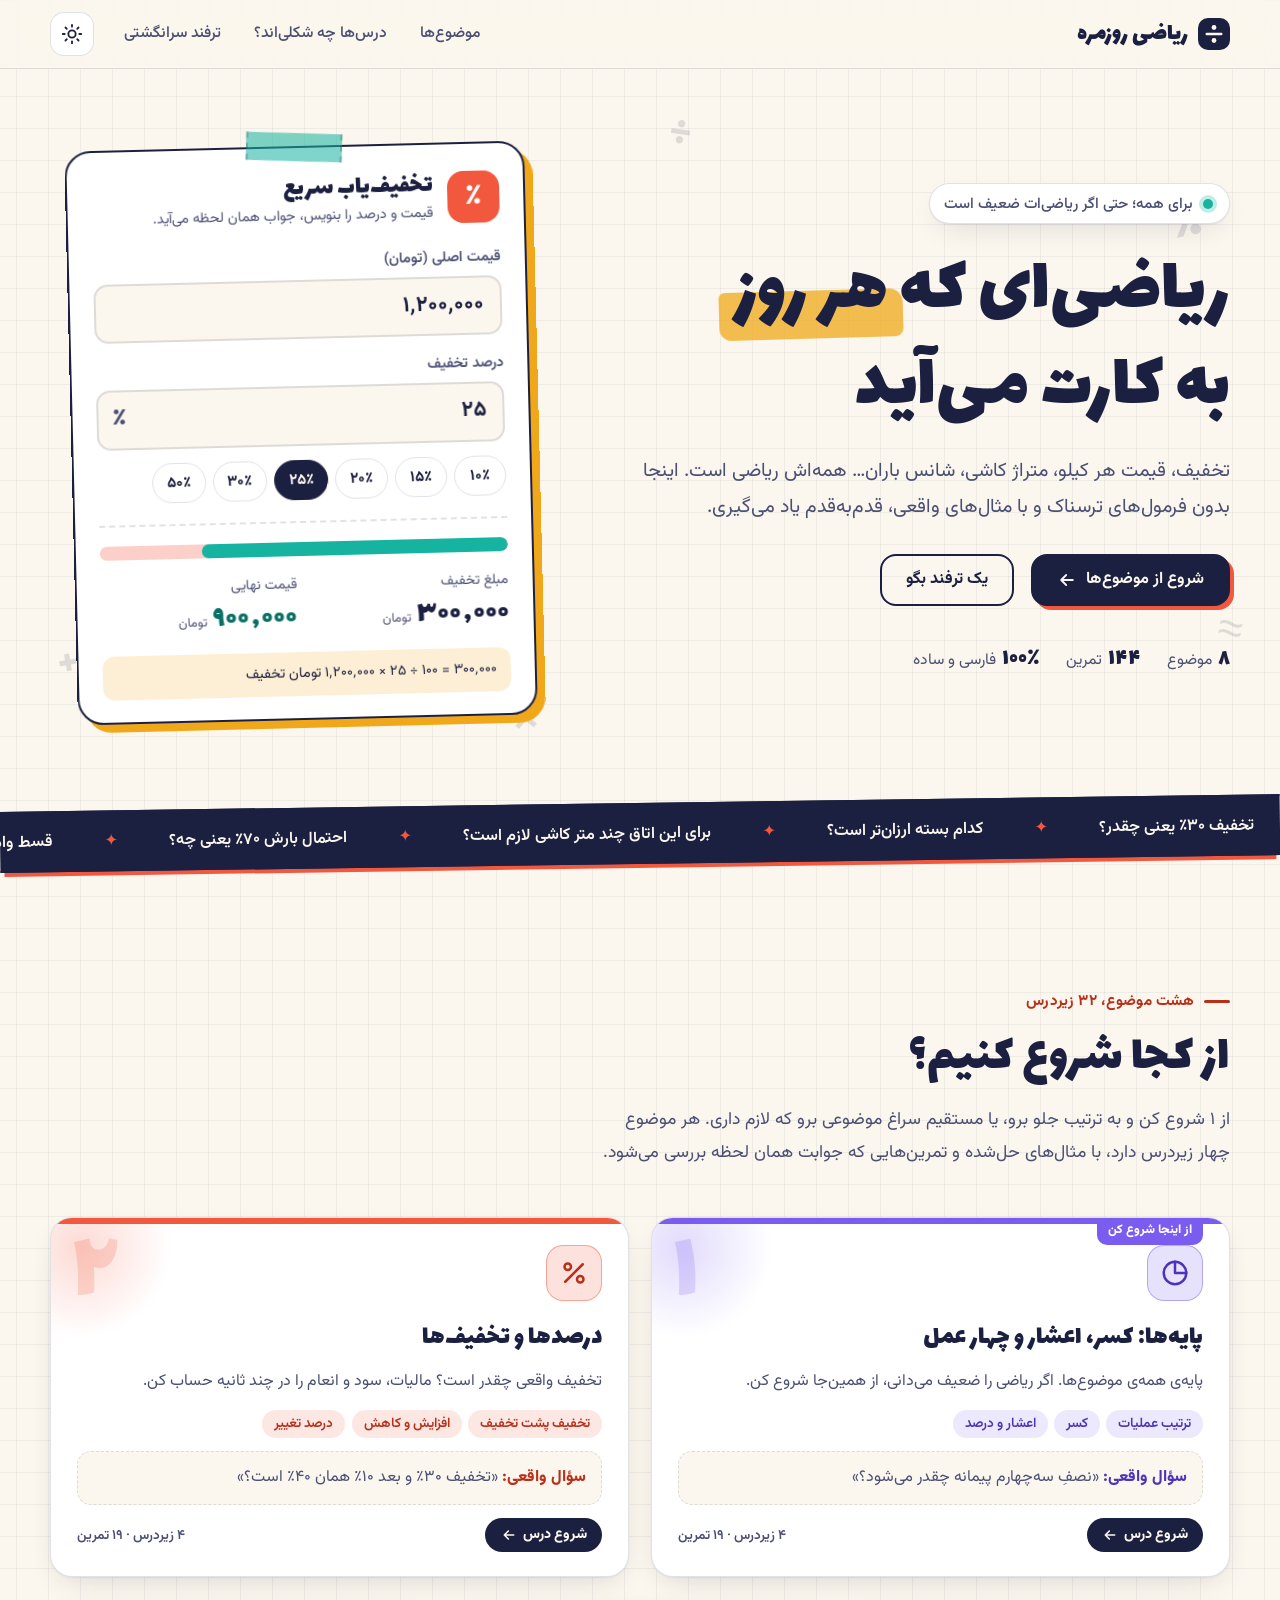
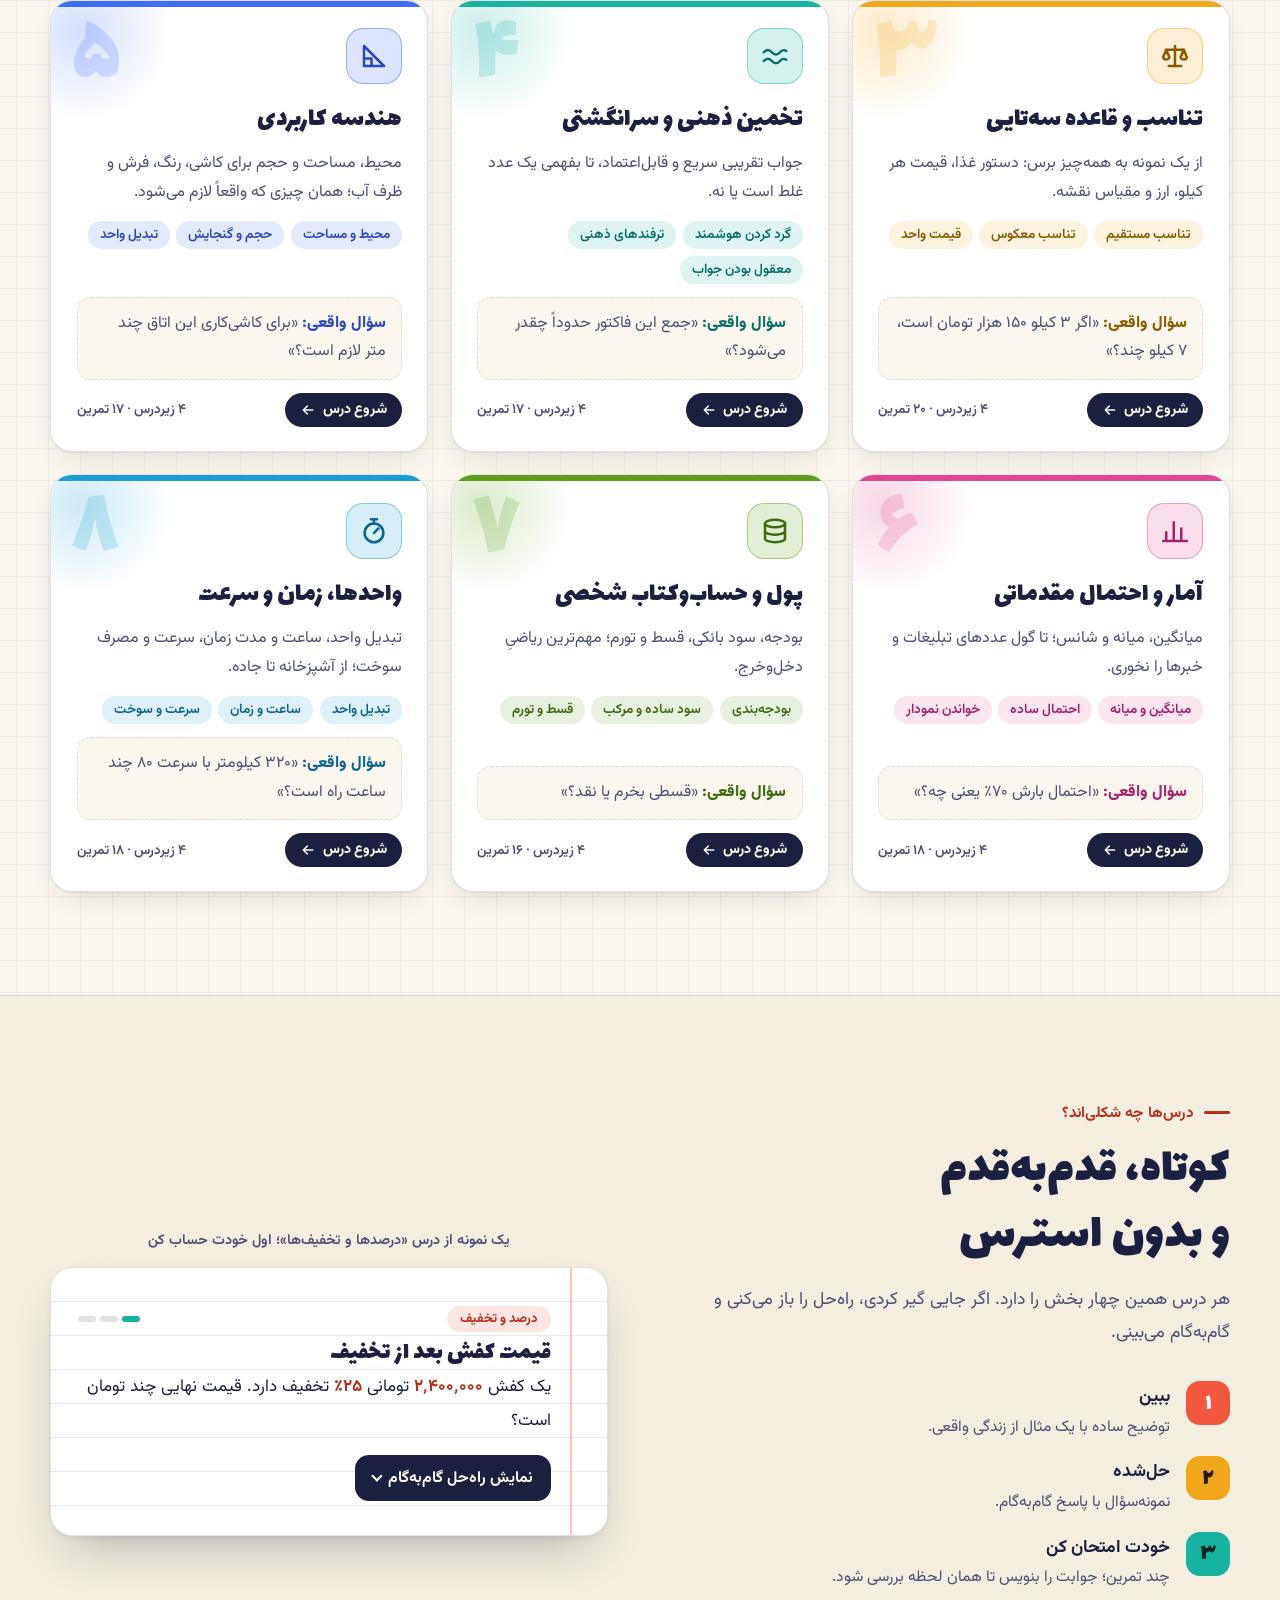
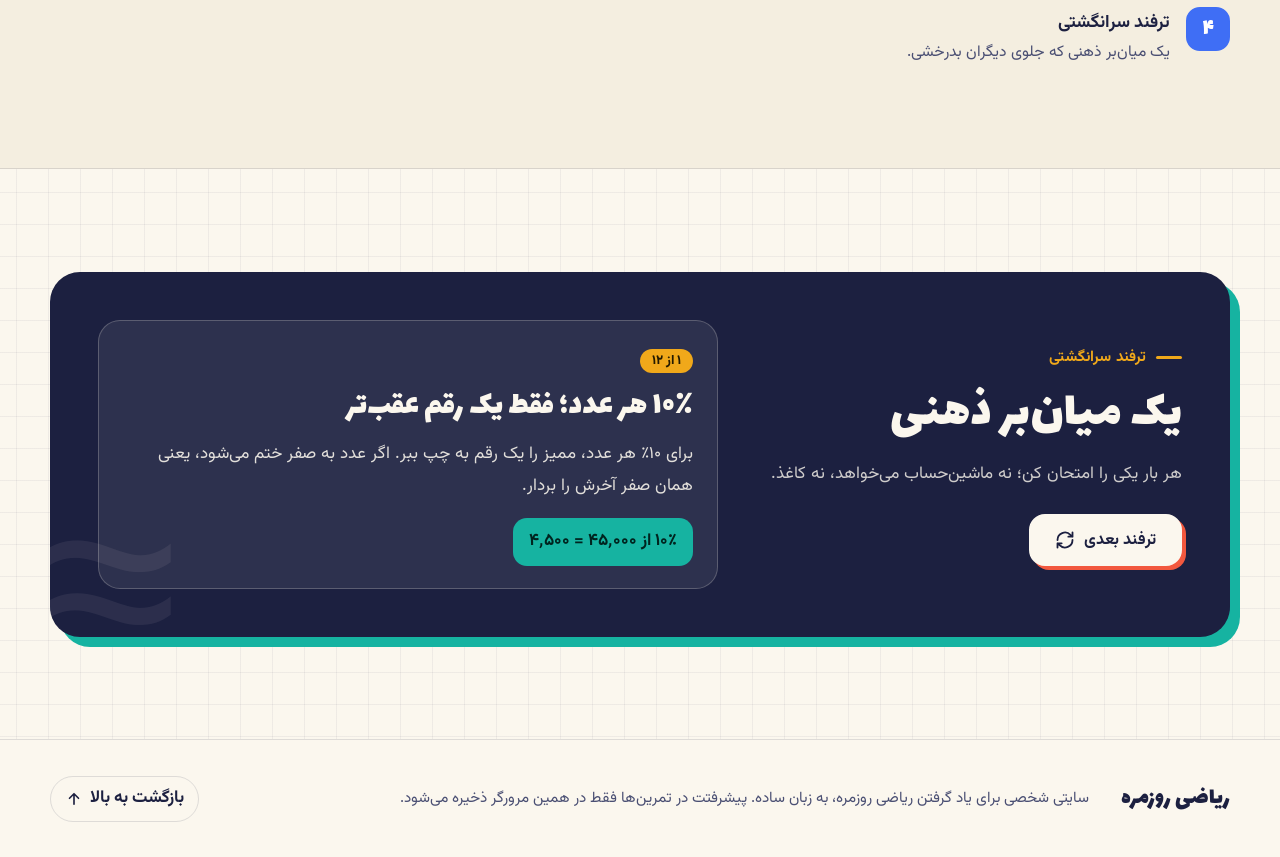
<file: riazi-rooz/index.html>
<!doctype html>
<html lang="fa" dir="rtl">
<head>
  <meta charset="utf-8">
  <meta name="viewport" content="width=device-width, initial-scale=1">
  <title>ریاضی روزمره | ریاضی‌ای که هر روز به کارت می‌آید</title>
  <meta name="description" content="آموزش ساده و کاربردی ریاضی زندگی روزمره: کسر و اعشار، درصد و تخفیف، تناسب، تخمین ذهنی، هندسه کاربردی، آمار و احتمال، پول و قسط، و واحدها و سرعت؛ با مثال‌های واقعی، راه‌حل قدم‌به‌قدم و تمرین.">
  <meta name="theme-color" content="#fbf7ee" media="(prefers-color-scheme: light)">
  <meta name="theme-color" content="#0f1226" media="(prefers-color-scheme: dark)">
  <link rel="icon" href="favicon.svg" type="image/svg+xml">
  <script>
    /* تم را پیش از اولین رندر تنظیم می‌کند تا چشمک نزند */
    (function () {
      var root = document.documentElement, theme = null;
      root.classList.add('js');
      try { theme = localStorage.getItem('theme'); } catch (e) {}
      if (theme !== 'light' && theme !== 'dark') {
        theme = window.matchMedia && matchMedia('(prefers-color-scheme: dark)').matches ? 'dark' : 'light';
      }
      root.setAttribute('data-theme', theme);
    })();
  </script>
  <link rel="stylesheet" href="css/style.css">
</head>
<body>
  <a class="skip-link" href="#main">پرش به محتوا</a>

  <!-- ============ هدر ============ -->
  <header class="site-header" id="top">
    <div class="container header-inner">
      <a class="brand" href="#top" aria-label="ریاضی روزمره، صفحه اصلی">
        <span class="brand-mark" aria-hidden="true">
          <svg viewBox="0 0 32 32" width="32" height="32"><rect width="32" height="32" rx="10" fill="currentColor"/><circle cx="16" cy="9.5" r="2.4" fill="var(--bg)"/><circle cx="16" cy="22.5" r="2.4" fill="var(--bg)"/><rect x="7.5" y="14.7" width="17" height="2.6" rx="1.3" fill="var(--bg)"/></svg>
        </span>
        <span class="brand-name">ریاضی روزمره</span>
      </a>

      <nav class="main-nav" id="main-nav" aria-label="منوی اصلی">
        <a href="#topics">موضوع‌ها</a>
        <a href="#how">درس‌ها چه شکلی‌اند؟</a>
        <a href="#tricks">ترفند سرانگشتی</a>
      </nav>

      <div class="header-actions">
        <button class="icon-btn" id="theme-toggle" type="button" aria-label="تغییر حالت روشن/تیره" title="تغییر حالت روشن/تیره">
          <svg class="i-sun" viewBox="0 0 24 24" width="22" height="22" fill="none" stroke="currentColor" stroke-width="2" stroke-linecap="round" stroke-linejoin="round" aria-hidden="true"><circle cx="12" cy="12" r="4"/><path d="M12 2v2M12 20v2M4.9 4.9l1.4 1.4M17.7 17.7l1.4 1.4M2 12h2M20 12h2M4.9 19.1l1.4-1.4M17.7 6.3l1.4-1.4"/></svg>
          <svg class="i-moon" viewBox="0 0 24 24" width="22" height="22" fill="none" stroke="currentColor" stroke-width="2" stroke-linecap="round" stroke-linejoin="round" aria-hidden="true"><path d="M21 12.8A9 9 0 1 1 11.2 3a7 7 0 0 0 9.8 9.8z"/></svg>
        </button>
        <button class="icon-btn menu-btn" id="menu-btn" type="button" aria-label="باز و بسته کردن منو" aria-expanded="false" aria-controls="main-nav">
          <svg viewBox="0 0 24 24" width="22" height="22" fill="none" stroke="currentColor" stroke-width="2" stroke-linecap="round" aria-hidden="true"><path class="bar b1" d="M4 7h16"/><path class="bar b2" d="M4 12h16"/><path class="bar b3" d="M4 17h16"/></svg>
        </button>
      </div>
    </div>
  </header>

  <main id="main">

    <!-- ============ هیرو ============ -->
    <section class="hero">
      <div class="hero-symbols" aria-hidden="true">
        <span style="--x:6%;--y:18%;--s:3.4rem;--d:0s;--r:-12deg">٪</span>
        <span style="--x:46%;--y:6%;--s:2.6rem;--d:1.2s;--r:8deg">÷</span>
        <span style="--x:58%;--y:88%;--s:3rem;--d:.6s;--r:-6deg">×</span>
        <span style="--x:92%;--y:12%;--s:3.2rem;--d:1.8s;--r:14deg">π</span>
        <span style="--x:3%;--y:76%;--s:2.8rem;--d:2.4s;--r:10deg">≈</span>
        <span style="--x:94%;--y:80%;--s:2.6rem;--d:.9s;--r:-10deg">+</span>
      </div>

      <div class="container hero-grid">
        <div class="hero-copy">
          <p class="eyebrow"><span class="dot" aria-hidden="true"></span> برای همه؛ حتی اگر ریاضی‌ات ضعیف است</p>
          <h1>ریاضی‌ای که <span class="mark">هر روز</span> به کارت می‌آید</h1>
          <p class="lead">تخفیف، قیمت هر کیلو، متراژ کاشی، شانس باران… همه‌اش ریاضی است. اینجا بدون فرمول‌های ترسناک و با مثال‌های واقعی، قدم‌به‌قدم یاد می‌گیری.</p>
          <div class="cta-row">
            <a class="btn btn-primary" href="#topics">
              شروع از موضوع‌ها
              <svg viewBox="0 0 24 24" width="20" height="20" fill="none" stroke="currentColor" stroke-width="2.2" stroke-linecap="round" stroke-linejoin="round" aria-hidden="true"><path d="M19 12H5M11 6l-6 6 6 6"/></svg>
            </a>
            <a class="btn btn-ghost" href="#tricks">یک ترفند بگو</a>
          </div>
          <ul class="hero-facts" aria-label="ویژگی‌های سایت">
            <li><strong>۸</strong> موضوع</li>
            <li><strong>۱۴۴</strong> تمرین</li>
            <li><strong>۱۰۰٪</strong> فارسی و ساده</li>
          </ul>
        </div>

        <!-- ماشین‌حساب تخفیف -->
        <aside class="calc-wrap" aria-labelledby="calc-title">
          <div class="calc card-sticker">
            <span class="tape" aria-hidden="true"></span>
            <div class="calc-head">
              <span class="calc-badge" aria-hidden="true">٪</span>
              <div>
                <h2 id="calc-title">تخفیف‌یاب سریع</h2>
                <p>قیمت و درصد را بنویس، جواب همان لحظه می‌آید.</p>
              </div>
            </div>

            <form class="calc-form" id="calc-form" autocomplete="off" novalidate>
              <label class="field">
                <span class="field-label">قیمت اصلی (تومان)</span>
                <input id="price" name="price" type="text" inputmode="decimal" value="۱٬۲۰۰٬۰۰۰" dir="ltr" aria-describedby="calc-explain">
              </label>
              <label class="field">
                <span class="field-label">درصد تخفیف</span>
                <span class="field-with-unit">
                  <input id="percent" name="percent" type="text" inputmode="decimal" value="۲۵" dir="ltr" aria-describedby="calc-explain">
                  <span class="unit" aria-hidden="true">٪</span>
                </span>
              </label>
              <div class="chips" role="group" aria-label="درصدهای آماده">
                <button type="button" class="chip" data-p="10">۱۰٪</button>
                <button type="button" class="chip" data-p="15">۱۵٪</button>
                <button type="button" class="chip" data-p="20">۲۰٪</button>
                <button type="button" class="chip" data-p="25">۲۵٪</button>
                <button type="button" class="chip" data-p="30">۳۰٪</button>
                <button type="button" class="chip" data-p="50">۵۰٪</button>
              </div>
            </form>

            <div class="calc-result" aria-live="polite">
              <div class="bar-track" aria-hidden="true"><span class="bar-fill" id="bar-fill"></span></div>
              <dl class="result-grid">
                <div>
                  <dt>مبلغ تخفیف</dt>
                  <dd id="out-off">۳۰۰٬۰۰۰ <small>تومان</small></dd>
                </div>
                <div class="final">
                  <dt>قیمت نهایی</dt>
                  <dd id="out-final">۹۰۰٬۰۰۰ <small>تومان</small></dd>
                </div>
              </dl>
              <p class="explain" id="calc-explain"><span class="eq">۱٬۲۰۰٬۰۰۰ × ۲۵ ÷ ۱۰۰ = ۳۰۰٬۰۰۰</span> تومان تخفیف</p>
            </div>
          </div>
        </aside>
      </div>
    </section>

    <!-- ============ نوار سؤال‌های واقعی ============ -->
    <div class="ribbon" aria-label="چند سؤال از زندگی روزمره">
      <div class="ribbon-track">
        <ul>
          <li>تخفیف ۳۰٪ یعنی چقدر؟</li>
          <li>کدام بسته ارزان‌تر است؟</li>
          <li>برای این اتاق چند متر کاشی لازم است؟</li>
          <li>احتمال بارش ۷۰٪ یعنی چه؟</li>
          <li>قسط وام را چطور بسنجم؟</li>
          <li>انعام ۱۰٪ چقدر می‌شود؟</li>
        </ul>
        <ul aria-hidden="true">
          <li>تخفیف ۳۰٪ یعنی چقدر؟</li>
          <li>کدام بسته ارزان‌تر است؟</li>
          <li>برای این اتاق چند متر کاشی لازم است؟</li>
          <li>احتمال بارش ۷۰٪ یعنی چه؟</li>
          <li>قسط وام را چطور بسنجم؟</li>
          <li>انعام ۱۰٪ چقدر می‌شود؟</li>
        </ul>
      </div>
    </div>

    <!-- ============ موضوع‌های اصلی ============ -->
    <section class="section" id="topics" aria-labelledby="topics-title">
      <div class="container">
        <header class="section-head reveal">
          <p class="kicker">هشت موضوع، ۳۲ زیردرس</p>
          <h2 id="topics-title">از کجا شروع کنیم؟</h2>
          <p>از ۱ شروع کن و به ترتیب جلو برو، یا مستقیم سراغ موضوعی برو که لازم داری. هر موضوع چهار زیردرس دارد، با مثال‌های حل‌شده و تمرین‌هایی که جوابت همان لحظه بررسی می‌شود.</p>
        </header>

        <div class="topic-grid">

          <article class="topic t-base reveal" data-topic="basics" style="--c:var(--c-base);--c-ink:var(--c-base-ink)">
            <span class="start-here">از اینجا شروع کن</span>
            <span class="topic-num" aria-hidden="true">۱</span>
            <div class="topic-icon" aria-hidden="true">
              <svg viewBox="0 0 24 24" width="30" height="30" fill="none" stroke="currentColor" stroke-width="2" stroke-linecap="round" stroke-linejoin="round"><circle cx="12" cy="12" r="9"/><path d="M12 3v9h9"/></svg>
            </div>
            <h3><a href="lessons/basics.html">پایه‌ها: کسر، اعشار و چهار عمل</a></h3>
            <p>پایه‌ی همه‌ی موضوع‌ها. اگر ریاضی را ضعیف می‌دانی، از همین‌جا شروع کن.</p>
            <ul class="tags">
              <li>ترتیب عملیات</li><li>کسر</li><li>اعشار و درصد</li>
            </ul>
            <p class="real-q"><span>سؤال واقعی:</span> «نصفِ سه‌چهارم پیمانه چقدر می‌شود؟»</p>
            <div class="topic-foot">
              <span class="go">شروع درس <svg viewBox="0 0 24 24" width="16" height="16" fill="none" stroke="currentColor" stroke-width="2.4" stroke-linecap="round" stroke-linejoin="round" aria-hidden="true"><path d="M19 12H5M11 6l-6 6 6 6"/></svg></span>
              <span class="topic-progress">۴ زیردرس · ۱۹ تمرین</span>
            </div>
          </article>

          <article class="topic t-percent reveal" data-topic="percent" style="--c:var(--c-percent);--c-ink:var(--c-percent-ink)">
            <span class="topic-num" aria-hidden="true">۲</span>
            <div class="topic-icon" aria-hidden="true">
              <svg viewBox="0 0 24 24" width="30" height="30" fill="none" stroke="currentColor" stroke-width="2" stroke-linecap="round" stroke-linejoin="round"><circle cx="7" cy="7" r="2.6"/><circle cx="17" cy="17" r="2.6"/><path d="M19 5 5 19"/></svg>
            </div>
            <h3><a href="lessons/percent.html">درصدها و تخفیف‌ها</a></h3>
            <p>تخفیف واقعی چقدر است؟ مالیات، سود و انعام را در چند ثانیه حساب کن.</p>
            <ul class="tags">
              <li>تخفیف پشت تخفیف</li><li>افزایش و کاهش</li><li>درصد تغییر</li>
            </ul>
            <p class="real-q"><span>سؤال واقعی:</span> «تخفیف ۳۰٪ و بعد ۱۰٪ همان ۴۰٪ است؟»</p>
            <div class="topic-foot">
              <span class="go">شروع درس <svg viewBox="0 0 24 24" width="16" height="16" fill="none" stroke="currentColor" stroke-width="2.4" stroke-linecap="round" stroke-linejoin="round" aria-hidden="true"><path d="M19 12H5M11 6l-6 6 6 6"/></svg></span>
              <span class="topic-progress">۴ زیردرس · ۱۹ تمرین</span>
            </div>
          </article>

          <article class="topic t-ratio reveal" data-topic="ratio" style="--c:var(--c-ratio);--c-ink:var(--c-ratio-ink)">
            <span class="topic-num" aria-hidden="true">۳</span>
            <div class="topic-icon" aria-hidden="true">
              <svg viewBox="0 0 24 24" width="30" height="30" fill="none" stroke="currentColor" stroke-width="2" stroke-linecap="round" stroke-linejoin="round"><path d="M12 4v16M7 20h10M5 7h14"/><path d="M5 7 2.5 13a2.6 2.6 0 0 0 5 0L5 7zM19 7l-2.5 6a2.6 2.6 0 0 0 5 0L19 7z"/></svg>
            </div>
            <h3><a href="lessons/ratio.html">تناسب و قاعده سه‌تایی</a></h3>
            <p>از یک نمونه به همه‌چیز برس: دستور غذا، قیمت هر کیلو، ارز و مقیاس نقشه.</p>
            <ul class="tags">
              <li>تناسب مستقیم</li><li>تناسب معکوس</li><li>قیمت واحد</li>
            </ul>
            <p class="real-q"><span>سؤال واقعی:</span> «اگر ۳ کیلو ۱۵۰ هزار تومان است، ۷ کیلو چند؟»</p>
            <div class="topic-foot">
              <span class="go">شروع درس <svg viewBox="0 0 24 24" width="16" height="16" fill="none" stroke="currentColor" stroke-width="2.4" stroke-linecap="round" stroke-linejoin="round" aria-hidden="true"><path d="M19 12H5M11 6l-6 6 6 6"/></svg></span>
              <span class="topic-progress">۴ زیردرس · ۲۰ تمرین</span>
            </div>
          </article>

          <article class="topic t-est reveal" data-topic="estimation" style="--c:var(--c-est);--c-ink:var(--c-est-ink)">
            <span class="topic-num" aria-hidden="true">۴</span>
            <div class="topic-icon" aria-hidden="true">
              <svg viewBox="0 0 24 24" width="30" height="30" fill="none" stroke="currentColor" stroke-width="2" stroke-linecap="round" stroke-linejoin="round"><path d="M3 9c2.2-2.4 4.3-2.4 6.5 0s4.3 2.4 6.5 0c1.9-2 3-2.2 5-1M3 16c2.2-2.4 4.3-2.4 6.5 0s4.3 2.4 6.5 0c1.9-2 3-2.2 5-1"/></svg>
            </div>
            <h3><a href="lessons/estimation.html">تخمین ذهنی و سرانگشتی</a></h3>
            <p>جواب تقریبی سریع و قابل‌اعتماد، تا بفهمی یک عدد غلط است یا نه.</p>
            <ul class="tags">
              <li>گرد کردن هوشمند</li><li>ترفندهای ذهنی</li><li>معقول بودن جواب</li>
            </ul>
            <p class="real-q"><span>سؤال واقعی:</span> «جمع این فاکتور حدوداً چقدر می‌شود؟»</p>
            <div class="topic-foot">
              <span class="go">شروع درس <svg viewBox="0 0 24 24" width="16" height="16" fill="none" stroke="currentColor" stroke-width="2.4" stroke-linecap="round" stroke-linejoin="round" aria-hidden="true"><path d="M19 12H5M11 6l-6 6 6 6"/></svg></span>
              <span class="topic-progress">۴ زیردرس · ۱۷ تمرین</span>
            </div>
          </article>

          <article class="topic t-geo reveal" data-topic="geometry" style="--c:var(--c-geo);--c-ink:var(--c-geo-ink)">
            <span class="topic-num" aria-hidden="true">۵</span>
            <div class="topic-icon" aria-hidden="true">
              <svg viewBox="0 0 24 24" width="30" height="30" fill="none" stroke="currentColor" stroke-width="2" stroke-linecap="round" stroke-linejoin="round"><path d="M4 20V4l16 16z"/><path d="M4 14h6v6"/></svg>
            </div>
            <h3><a href="lessons/geometry.html">هندسه کاربردی</a></h3>
            <p>محیط، مساحت و حجم برای کاشی، رنگ، فرش و ظرف آب؛ همان چیزی که واقعاً لازم می‌شود.</p>
            <ul class="tags">
              <li>محیط و مساحت</li><li>حجم و گنجایش</li><li>تبدیل واحد</li>
            </ul>
            <p class="real-q"><span>سؤال واقعی:</span> «برای کاشی‌کاری این اتاق چند متر لازم است؟»</p>
            <div class="topic-foot">
              <span class="go">شروع درس <svg viewBox="0 0 24 24" width="16" height="16" fill="none" stroke="currentColor" stroke-width="2.4" stroke-linecap="round" stroke-linejoin="round" aria-hidden="true"><path d="M19 12H5M11 6l-6 6 6 6"/></svg></span>
              <span class="topic-progress">۴ زیردرس · ۱۷ تمرین</span>
            </div>
          </article>

          <article class="topic t-stat reveal" data-topic="stats" style="--c:var(--c-stat);--c-ink:var(--c-stat-ink)">
            <span class="topic-num" aria-hidden="true">۶</span>
            <div class="topic-icon" aria-hidden="true">
              <svg viewBox="0 0 24 24" width="30" height="30" fill="none" stroke="currentColor" stroke-width="2" stroke-linecap="round" stroke-linejoin="round"><path d="M5 20v-7M11 20V5M17 20v-10M2.5 20h19"/></svg>
            </div>
            <h3><a href="lessons/stats.html">آمار و احتمال مقدماتی</a></h3>
            <p>میانگین، میانه و شانس؛ تا گول عددهای تبلیغات و خبرها را نخوری.</p>
            <ul class="tags">
              <li>میانگین و میانه</li><li>احتمال ساده</li><li>خواندن نمودار</li>
            </ul>
            <p class="real-q"><span>سؤال واقعی:</span> «احتمال بارش ۷۰٪ یعنی چه؟»</p>
            <div class="topic-foot">
              <span class="go">شروع درس <svg viewBox="0 0 24 24" width="16" height="16" fill="none" stroke="currentColor" stroke-width="2.4" stroke-linecap="round" stroke-linejoin="round" aria-hidden="true"><path d="M19 12H5M11 6l-6 6 6 6"/></svg></span>
              <span class="topic-progress">۴ زیردرس · ۱۸ تمرین</span>
            </div>
          </article>

          <article class="topic t-money reveal" data-topic="money" style="--c:var(--c-money);--c-ink:var(--c-money-ink)">
            <span class="topic-num" aria-hidden="true">۷</span>
            <div class="topic-icon" aria-hidden="true">
              <svg viewBox="0 0 24 24" width="30" height="30" fill="none" stroke="currentColor" stroke-width="2" stroke-linecap="round" stroke-linejoin="round"><ellipse cx="12" cy="6" rx="8" ry="3"/><path d="M4 6v6c0 1.7 3.6 3 8 3s8-1.3 8-3V6M4 12v6c0 1.7 3.6 3 8 3s8-1.3 8-3v-6"/></svg>
            </div>
            <h3><a href="lessons/money.html">پول و حساب‌وکتاب شخصی</a></h3>
            <p>بودجه، سود بانکی، قسط و تورم؛ مهم‌ترین ریاضیِ دخل‌وخرج.</p>
            <ul class="tags">
              <li>بودجه‌بندی</li><li>سود ساده و مرکب</li><li>قسط و تورم</li>
            </ul>
            <p class="real-q"><span>سؤال واقعی:</span> «قسطی بخرم یا نقد؟»</p>
            <div class="topic-foot">
              <span class="go">شروع درس <svg viewBox="0 0 24 24" width="16" height="16" fill="none" stroke="currentColor" stroke-width="2.4" stroke-linecap="round" stroke-linejoin="round" aria-hidden="true"><path d="M19 12H5M11 6l-6 6 6 6"/></svg></span>
              <span class="topic-progress">۴ زیردرس · ۱۶ تمرین</span>
            </div>
          </article>

          <article class="topic t-unit reveal" data-topic="units" style="--c:var(--c-unit);--c-ink:var(--c-unit-ink)">
            <span class="topic-num" aria-hidden="true">۸</span>
            <div class="topic-icon" aria-hidden="true">
              <svg viewBox="0 0 24 24" width="30" height="30" fill="none" stroke="currentColor" stroke-width="2" stroke-linecap="round" stroke-linejoin="round"><circle cx="12" cy="13.5" r="7.5"/><path d="M12 13.5 15.5 10M9.5 2.5h5M12 2.5V6"/></svg>
            </div>
            <h3><a href="lessons/units.html">واحدها، زمان و سرعت</a></h3>
            <p>تبدیل واحد، ساعت و مدت زمان، سرعت و مصرف سوخت؛ از آشپزخانه تا جاده.</p>
            <ul class="tags">
              <li>تبدیل واحد</li><li>ساعت و زمان</li><li>سرعت و سوخت</li>
            </ul>
            <p class="real-q"><span>سؤال واقعی:</span> «۳۲۰ کیلومتر با سرعت ۸۰ چند ساعت راه است؟»</p>
            <div class="topic-foot">
              <span class="go">شروع درس <svg viewBox="0 0 24 24" width="16" height="16" fill="none" stroke="currentColor" stroke-width="2.4" stroke-linecap="round" stroke-linejoin="round" aria-hidden="true"><path d="M19 12H5M11 6l-6 6 6 6"/></svg></span>
              <span class="topic-progress">۴ زیردرس · ۱۸ تمرین</span>
            </div>
          </article>

        </div>
      </div>
    </section>

    <!-- ============ شکل درس‌ها ============ -->
    <section class="section section-alt" id="how" aria-labelledby="how-title">
      <div class="container how-grid">
        <div class="how-copy reveal">
          <p class="kicker">درس‌ها چه شکلی‌اند؟</p>
          <h2 id="how-title">کوتاه، قدم‌به‌قدم و بدون استرس</h2>
          <p>هر درس همین چهار بخش را دارد. اگر جایی گیر کردی، راه‌حل را باز می‌کنی و گام‌به‌گام می‌بینی.</p>
          <ol class="steps">
            <li><span class="step-n">۱</span><div><strong>ببین</strong><p>توضیح ساده با یک مثال از زندگی واقعی.</p></div></li>
            <li><span class="step-n">۲</span><div><strong>حل‌شده</strong><p>نمونه‌سؤال با پاسخ گام‌به‌گام.</p></div></li>
            <li><span class="step-n">۳</span><div><strong>خودت امتحان کن</strong><p>چند تمرین؛ جوابت را بنویس تا همان لحظه بررسی شود.</p></div></li>
            <li><span class="step-n">۴</span><div><strong>ترفند سرانگشتی</strong><p>یک میان‌بر ذهنی که جلوی دیگران بدرخشی.</p></div></li>
          </ol>
        </div>

        <div class="lesson-demo reveal" aria-labelledby="demo-title">
          <p class="demo-label">یک نمونه از درس «درصدها و تخفیف‌ها»؛ اول خودت حساب کن</p>
          <div class="question card-paper">
            <div class="q-top">
              <span class="q-tag">درصد و تخفیف</span>
              <span class="q-level" aria-label="سطح: آسان">
                <i class="on"></i><i></i><i></i>
              </span>
            </div>
            <h3 id="demo-title">قیمت کفش بعد از تخفیف</h3>
            <p>یک کفش <strong>۲٬۴۰۰٬۰۰۰</strong> تومانی <strong>۲۵٪</strong> تخفیف دارد. قیمت نهایی چند تومان است؟</p>

            <details class="solution">
              <summary>
                <span class="when-closed">نمایش راه‌حل گام‌به‌گام</span>
                <span class="when-open">بستن راه‌حل</span>
              </summary>
              <ol class="solution-steps">
                <li><b>۲۵٪ یعنی یک‌چهارم.</b> پس باید قیمت را به ۴ قسمت کنیم.</li>
                <li><span class="eq">۲٬۴۰۰٬۰۰۰ ÷ ۴ = <b>۶۰۰٬۰۰۰</b></span> تومان تخفیف.</li>
                <li><span class="eq">۲٬۴۰۰٬۰۰۰ − ۶۰۰٬۰۰۰ = <b>۱٬۸۰۰٬۰۰۰</b></span> <b>تومان</b>.</li>
              </ol>
              <p class="check">بررسی سریع: ۷۵٪ از ۲٬۴۰۰٬۰۰۰ هم همین‌قدر می‌شود. ✓</p>
            </details>
          </div>
        </div>
      </div>
    </section>

    <!-- ============ ترفند سرانگشتی ============ -->
    <section class="section" id="tricks" aria-labelledby="tricks-title">
      <div class="container">
        <div class="trick-card reveal">
          <div class="trick-side">
            <p class="kicker">ترفند سرانگشتی</p>
            <h2 id="tricks-title">یک میان‌بر ذهنی</h2>
            <p>هر بار یکی را امتحان کن؛ نه ماشین‌حساب می‌خواهد، نه کاغذ.</p>
            <button class="btn btn-primary" id="trick-next" type="button">
              ترفند بعدی
              <svg viewBox="0 0 24 24" width="20" height="20" fill="none" stroke="currentColor" stroke-width="2.2" stroke-linecap="round" stroke-linejoin="round" aria-hidden="true"><path d="M3 12a9 9 0 0 1 15.5-6.2L21 8M21 3v5h-5M21 12a9 9 0 0 1-15.5 6.2L3 16M3 21v-5h5"/></svg>
            </button>
          </div>
          <div class="trick-body" aria-live="polite">
            <span class="trick-count" id="trick-count" aria-hidden="true">۱ از ۱۲</span>
            <h3 id="trick-title">۱۰٪ هر عدد؛ فقط یک رقم عقب‌تر</h3>
            <p id="trick-text">برای ۱۰٪ هر عدد، ممیز را یک رقم به چپ ببر. اگر عدد به صفر ختم می‌شود، یعنی همان صفر آخرش را بردار.</p>
            <p class="trick-example" id="trick-example">۱۰٪ از ۴۵٬۰۰۰ = <b>۴٬۵۰۰</b></p>
          </div>
        </div>
      </div>
    </section>

  </main>

  <!-- ============ فوتر ============ -->
  <footer class="site-footer">
    <div class="container footer-inner">
      <p class="footer-brand">ریاضی روزمره</p>
      <p class="footer-note">سایتی شخصی برای یاد گرفتن ریاضی روزمره، به زبان ساده. پیشرفتت در تمرین‌ها فقط در همین مرورگر ذخیره می‌شود.</p>
      <a class="to-top" href="#top">
        بازگشت به بالا
        <svg viewBox="0 0 24 24" width="18" height="18" fill="none" stroke="currentColor" stroke-width="2.2" stroke-linecap="round" stroke-linejoin="round" aria-hidden="true"><path d="M12 19V5M6 11l6-6 6 6"/></svg>
      </a>
    </div>
  </footer>

  <script src="js/main.js" defer></script>
</body>
</html>
</file>
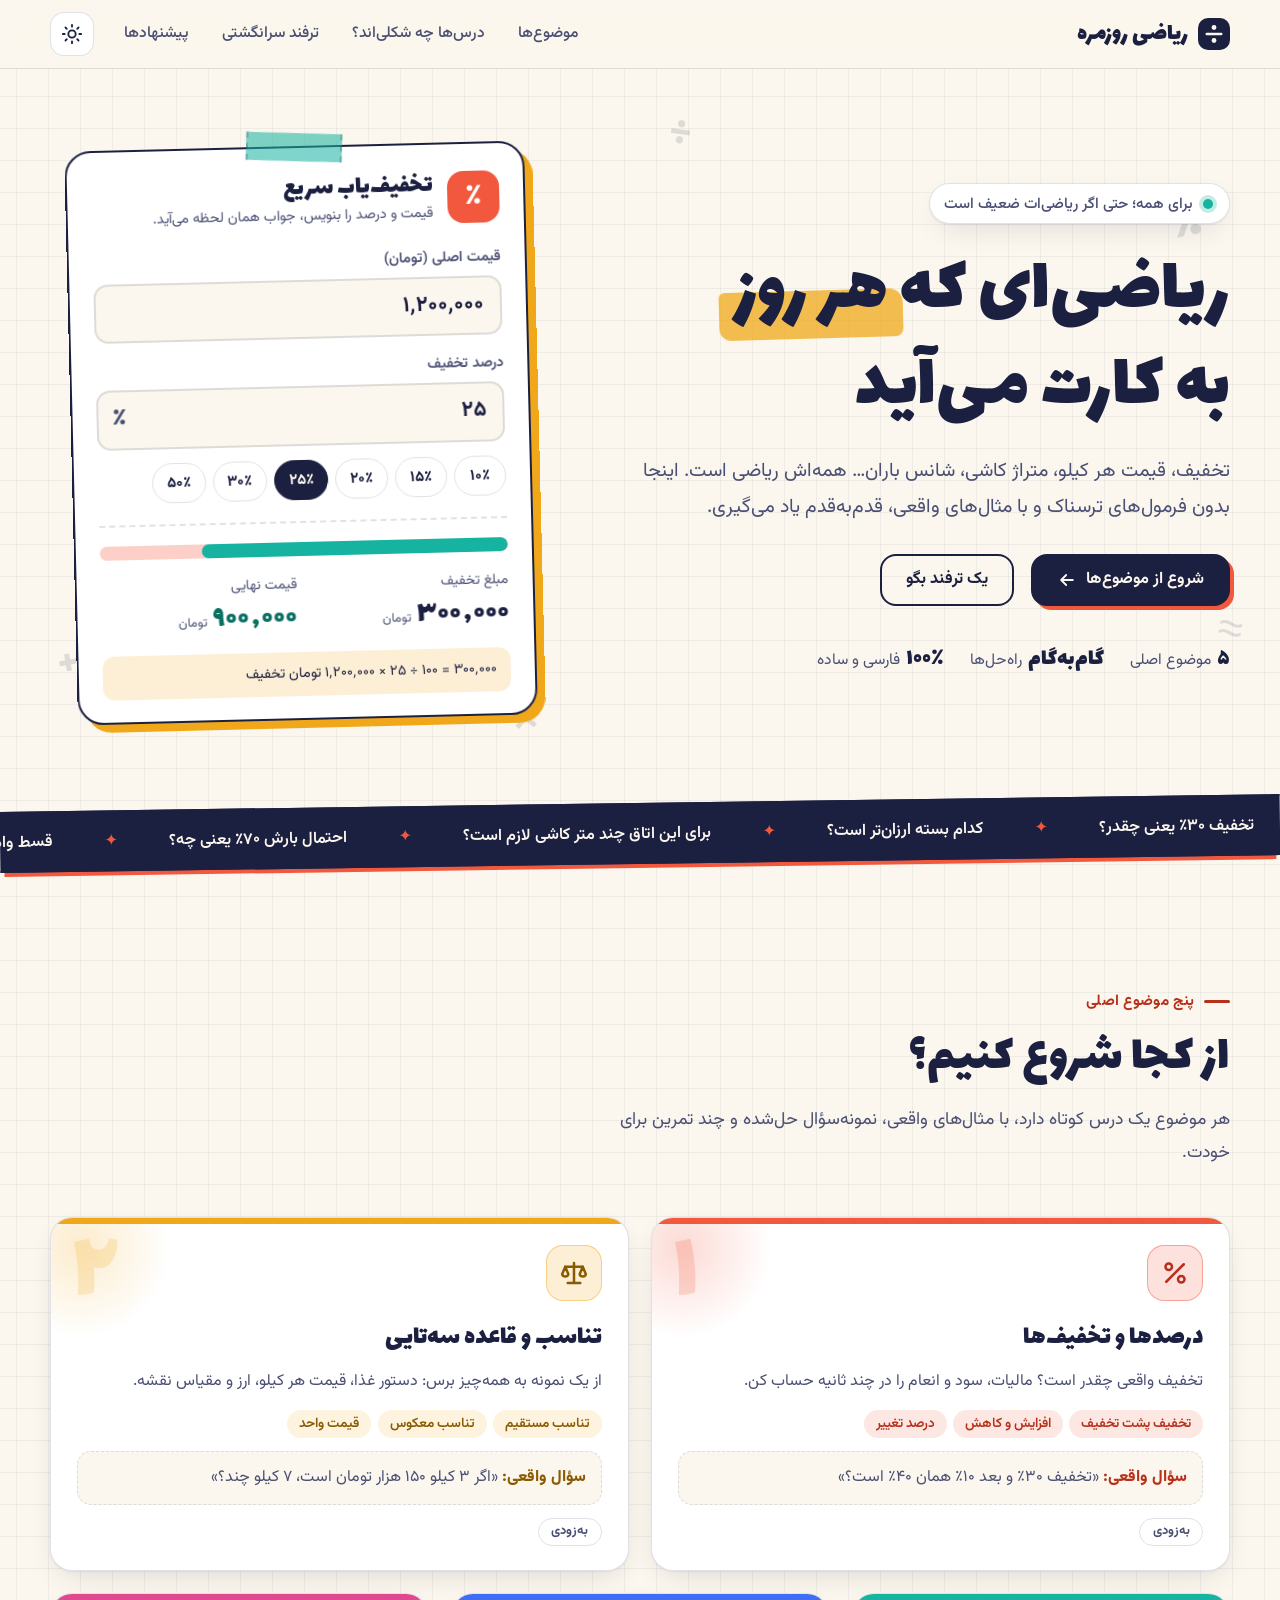
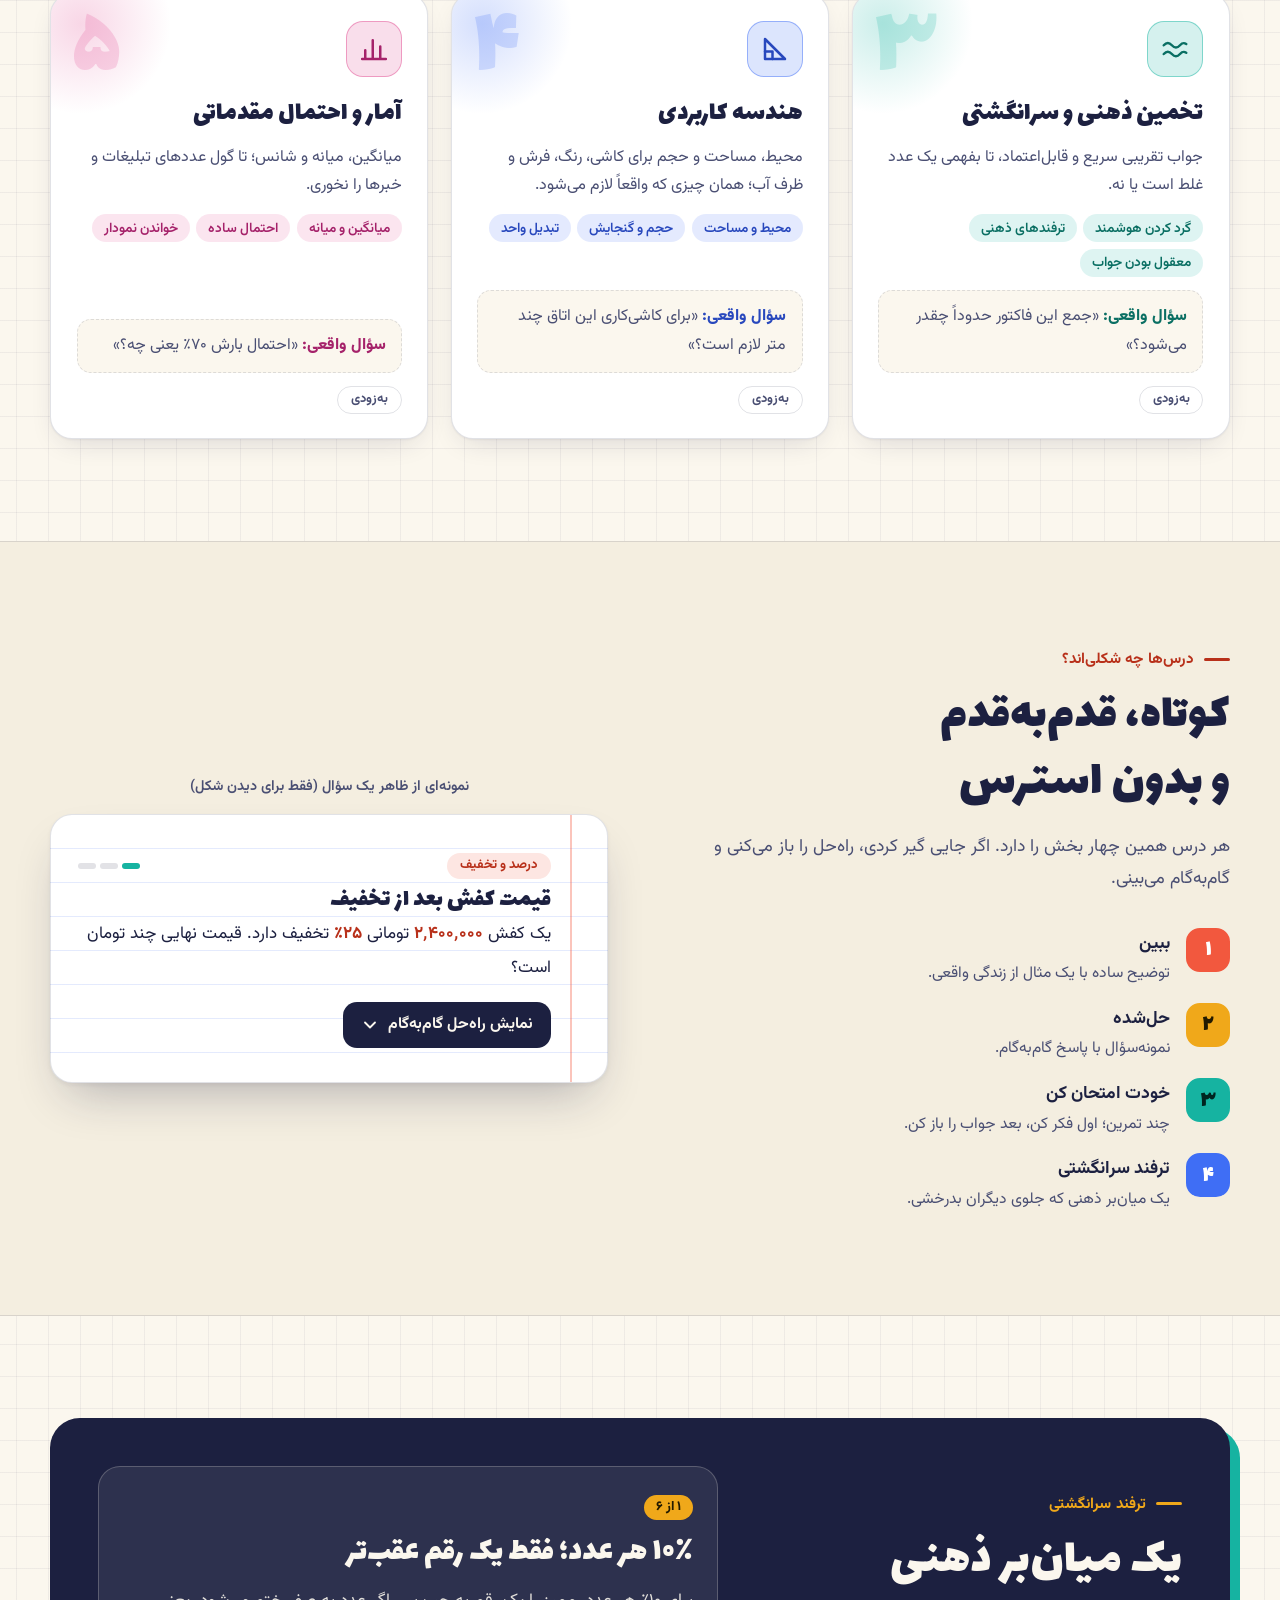
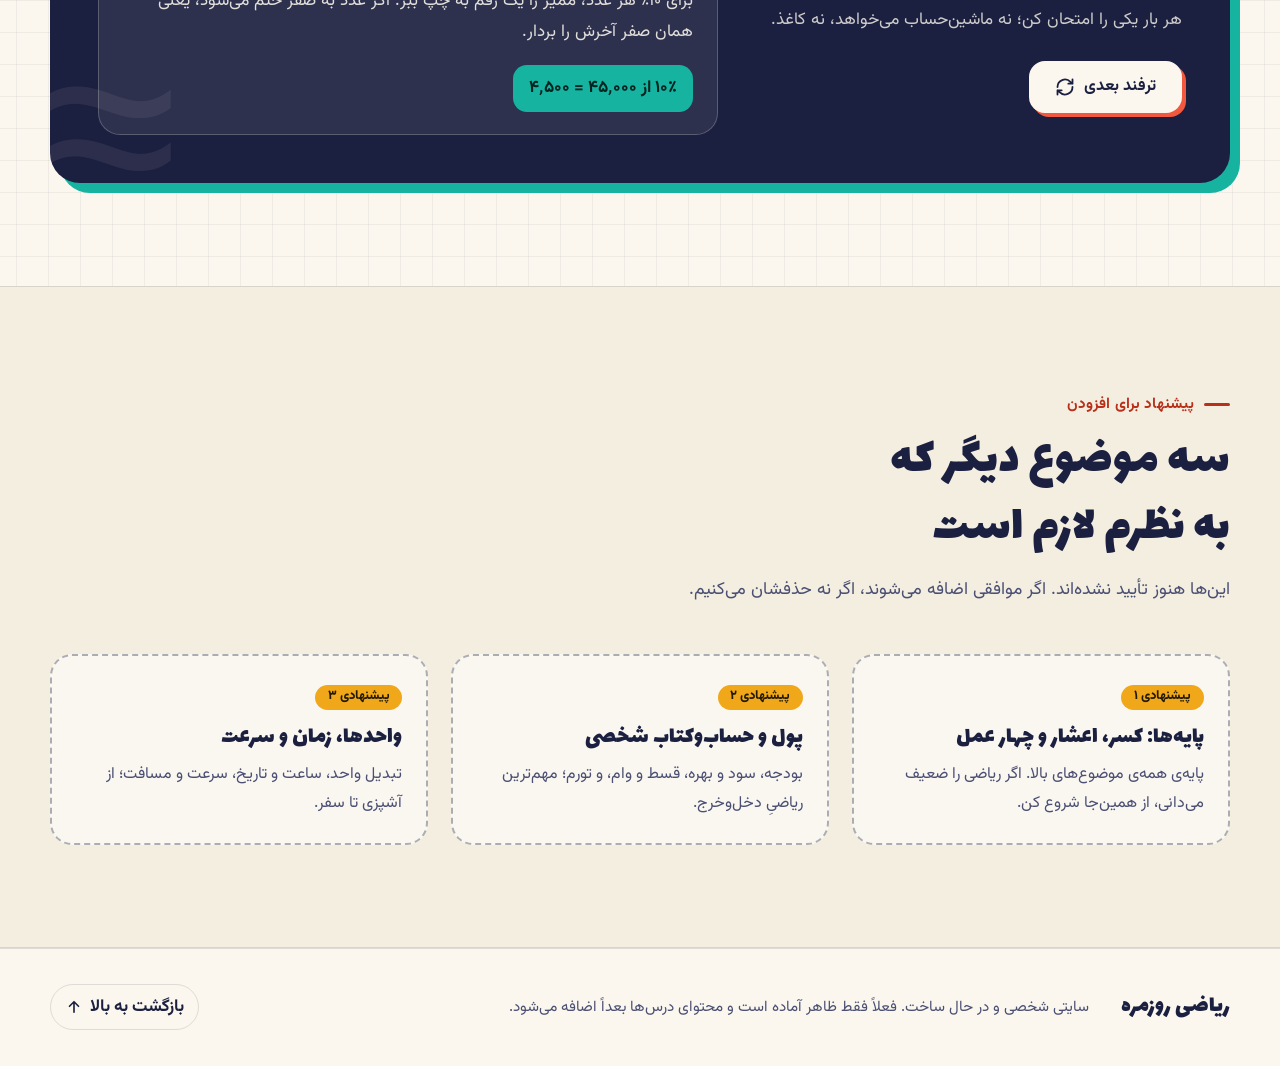
<file: site/index.html>
<!doctype html>
<html lang="fa" dir="rtl">
<head>
  <meta charset="utf-8">
  <meta name="viewport" content="width=device-width, initial-scale=1">
  <title>ریاضی روزمره | ریاضی‌ای که هر روز به کارت می‌آید</title>
  <meta name="description" content="آموزش ساده و کاربردی ریاضی زندگی روزمره: درصد و تخفیف، تناسب، تخمین ذهنی، هندسه کاربردی و آمار و احتمال؛ با مثال‌های واقعی و راه‌حل قدم‌به‌قدم.">
  <meta name="theme-color" content="#fbf7ee" media="(prefers-color-scheme: light)">
  <meta name="theme-color" content="#0f1226" media="(prefers-color-scheme: dark)">
  <link rel="icon" href="favicon.svg" type="image/svg+xml">
  <script>
    /* تم را پیش از اولین رندر تنظیم می‌کند تا چشمک نزند */
    (function () {
      var root = document.documentElement, theme = null;
      root.classList.add('js');
      try { theme = localStorage.getItem('theme'); } catch (e) {}
      if (theme !== 'light' && theme !== 'dark') {
        theme = window.matchMedia && matchMedia('(prefers-color-scheme: dark)').matches ? 'dark' : 'light';
      }
      root.setAttribute('data-theme', theme);
    })();
  </script>
  <link rel="stylesheet" href="css/style.css">
</head>
<body>
  <a class="skip-link" href="#main">پرش به محتوا</a>

  <!-- ============ هدر ============ -->
  <header class="site-header" id="top">
    <div class="container header-inner">
      <a class="brand" href="#top" aria-label="ریاضی روزمره، صفحه اصلی">
        <span class="brand-mark" aria-hidden="true">
          <svg viewBox="0 0 32 32" width="32" height="32"><rect width="32" height="32" rx="10" fill="currentColor"/><circle cx="16" cy="9.5" r="2.4" fill="var(--bg)"/><circle cx="16" cy="22.5" r="2.4" fill="var(--bg)"/><rect x="7.5" y="14.7" width="17" height="2.6" rx="1.3" fill="var(--bg)"/></svg>
        </span>
        <span class="brand-name">ریاضی روزمره</span>
      </a>

      <nav class="main-nav" id="main-nav" aria-label="منوی اصلی">
        <a href="#topics">موضوع‌ها</a>
        <a href="#how">درس‌ها چه شکلی‌اند؟</a>
        <a href="#tricks">ترفند سرانگشتی</a>
        <a href="#ideas">پیشنهادها</a>
      </nav>

      <div class="header-actions">
        <button class="icon-btn" id="theme-toggle" type="button" aria-label="تغییر حالت روشن/تیره" title="تغییر حالت روشن/تیره">
          <svg class="i-sun" viewBox="0 0 24 24" width="22" height="22" fill="none" stroke="currentColor" stroke-width="2" stroke-linecap="round" stroke-linejoin="round" aria-hidden="true"><circle cx="12" cy="12" r="4"/><path d="M12 2v2M12 20v2M4.9 4.9l1.4 1.4M17.7 17.7l1.4 1.4M2 12h2M20 12h2M4.9 19.1l1.4-1.4M17.7 6.3l1.4-1.4"/></svg>
          <svg class="i-moon" viewBox="0 0 24 24" width="22" height="22" fill="none" stroke="currentColor" stroke-width="2" stroke-linecap="round" stroke-linejoin="round" aria-hidden="true"><path d="M21 12.8A9 9 0 1 1 11.2 3a7 7 0 0 0 9.8 9.8z"/></svg>
        </button>
        <button class="icon-btn menu-btn" id="menu-btn" type="button" aria-label="باز و بسته کردن منو" aria-expanded="false" aria-controls="main-nav">
          <svg viewBox="0 0 24 24" width="22" height="22" fill="none" stroke="currentColor" stroke-width="2" stroke-linecap="round" aria-hidden="true"><path class="bar b1" d="M4 7h16"/><path class="bar b2" d="M4 12h16"/><path class="bar b3" d="M4 17h16"/></svg>
        </button>
      </div>
    </div>
  </header>

  <main id="main">

    <!-- ============ هیرو ============ -->
    <section class="hero">
      <div class="hero-symbols" aria-hidden="true">
        <span style="--x:6%;--y:18%;--s:3.4rem;--d:0s;--r:-12deg">٪</span>
        <span style="--x:46%;--y:6%;--s:2.6rem;--d:1.2s;--r:8deg">÷</span>
        <span style="--x:58%;--y:88%;--s:3rem;--d:.6s;--r:-6deg">×</span>
        <span style="--x:92%;--y:12%;--s:3.2rem;--d:1.8s;--r:14deg">π</span>
        <span style="--x:3%;--y:76%;--s:2.8rem;--d:2.4s;--r:10deg">≈</span>
        <span style="--x:94%;--y:80%;--s:2.6rem;--d:.9s;--r:-10deg">+</span>
      </div>

      <div class="container hero-grid">
        <div class="hero-copy">
          <p class="eyebrow"><span class="dot" aria-hidden="true"></span> برای همه؛ حتی اگر ریاضی‌ات ضعیف است</p>
          <h1>ریاضی‌ای که <span class="mark">هر روز</span> به کارت می‌آید</h1>
          <p class="lead">تخفیف، قیمت هر کیلو، متراژ کاشی، شانس باران… همه‌اش ریاضی است. اینجا بدون فرمول‌های ترسناک و با مثال‌های واقعی، قدم‌به‌قدم یاد می‌گیری.</p>
          <div class="cta-row">
            <a class="btn btn-primary" href="#topics">
              شروع از موضوع‌ها
              <svg viewBox="0 0 24 24" width="20" height="20" fill="none" stroke="currentColor" stroke-width="2.2" stroke-linecap="round" stroke-linejoin="round" aria-hidden="true"><path d="M19 12H5M11 6l-6 6 6 6"/></svg>
            </a>
            <a class="btn btn-ghost" href="#tricks">یک ترفند بگو</a>
          </div>
          <ul class="hero-facts" aria-label="ویژگی‌های سایت">
            <li><strong>۵</strong> موضوع اصلی</li>
            <li><strong>گام‌به‌گام</strong> راه‌حل‌ها</li>
            <li><strong>۱۰۰٪</strong> فارسی و ساده</li>
          </ul>
        </div>

        <!-- ماشین‌حساب تخفیف -->
        <aside class="calc-wrap" aria-labelledby="calc-title">
          <div class="calc card-sticker">
            <span class="tape" aria-hidden="true"></span>
            <div class="calc-head">
              <span class="calc-badge" aria-hidden="true">٪</span>
              <div>
                <h2 id="calc-title">تخفیف‌یاب سریع</h2>
                <p>قیمت و درصد را بنویس، جواب همان لحظه می‌آید.</p>
              </div>
            </div>

            <form class="calc-form" id="calc-form" autocomplete="off" novalidate>
              <label class="field">
                <span class="field-label">قیمت اصلی (تومان)</span>
                <input id="price" name="price" type="text" inputmode="decimal" value="۱٬۲۰۰٬۰۰۰" dir="ltr" aria-describedby="calc-explain">
              </label>
              <label class="field">
                <span class="field-label">درصد تخفیف</span>
                <span class="field-with-unit">
                  <input id="percent" name="percent" type="text" inputmode="decimal" value="۲۵" dir="ltr" aria-describedby="calc-explain">
                  <span class="unit" aria-hidden="true">٪</span>
                </span>
              </label>
              <div class="chips" role="group" aria-label="درصدهای آماده">
                <button type="button" class="chip" data-p="10">۱۰٪</button>
                <button type="button" class="chip" data-p="15">۱۵٪</button>
                <button type="button" class="chip" data-p="20">۲۰٪</button>
                <button type="button" class="chip" data-p="25">۲۵٪</button>
                <button type="button" class="chip" data-p="30">۳۰٪</button>
                <button type="button" class="chip" data-p="50">۵۰٪</button>
              </div>
            </form>

            <div class="calc-result" aria-live="polite">
              <div class="bar-track" aria-hidden="true"><span class="bar-fill" id="bar-fill"></span></div>
              <dl class="result-grid">
                <div>
                  <dt>مبلغ تخفیف</dt>
                  <dd id="out-off">۳۰۰٬۰۰۰ <small>تومان</small></dd>
                </div>
                <div class="final">
                  <dt>قیمت نهایی</dt>
                  <dd id="out-final">۹۰۰٬۰۰۰ <small>تومان</small></dd>
                </div>
              </dl>
              <p class="explain" id="calc-explain"><span class="eq">۱٬۲۰۰٬۰۰۰ × ۲۵ ÷ ۱۰۰ = ۳۰۰٬۰۰۰</span> تومان تخفیف</p>
            </div>
          </div>
        </aside>
      </div>
    </section>

    <!-- ============ نوار سؤال‌های واقعی ============ -->
    <div class="ribbon" aria-label="چند سؤال از زندگی روزمره">
      <div class="ribbon-track">
        <ul>
          <li>تخفیف ۳۰٪ یعنی چقدر؟</li>
          <li>کدام بسته ارزان‌تر است؟</li>
          <li>برای این اتاق چند متر کاشی لازم است؟</li>
          <li>احتمال بارش ۷۰٪ یعنی چه؟</li>
          <li>قسط وام را چطور بسنجم؟</li>
          <li>انعام ۱۰٪ چقدر می‌شود؟</li>
        </ul>
        <ul aria-hidden="true">
          <li>تخفیف ۳۰٪ یعنی چقدر؟</li>
          <li>کدام بسته ارزان‌تر است؟</li>
          <li>برای این اتاق چند متر کاشی لازم است؟</li>
          <li>احتمال بارش ۷۰٪ یعنی چه؟</li>
          <li>قسط وام را چطور بسنجم؟</li>
          <li>انعام ۱۰٪ چقدر می‌شود؟</li>
        </ul>
      </div>
    </div>

    <!-- ============ موضوع‌های اصلی ============ -->
    <section class="section" id="topics" aria-labelledby="topics-title">
      <div class="container">
        <header class="section-head reveal">
          <p class="kicker">پنج موضوع اصلی</p>
          <h2 id="topics-title">از کجا شروع کنیم؟</h2>
          <p>هر موضوع یک درس کوتاه دارد، با مثال‌های واقعی، نمونه‌سؤال حل‌شده و چند تمرین برای خودت.</p>
        </header>

        <div class="topic-grid">

          <article class="topic t-percent reveal" style="--c:var(--c-percent);--c-ink:var(--c-percent-ink)">
            <span class="topic-num" aria-hidden="true">۱</span>
            <div class="topic-icon" aria-hidden="true">
              <svg viewBox="0 0 24 24" width="30" height="30" fill="none" stroke="currentColor" stroke-width="2" stroke-linecap="round" stroke-linejoin="round"><circle cx="7" cy="7" r="2.6"/><circle cx="17" cy="17" r="2.6"/><path d="M19 5 5 19"/></svg>
            </div>
            <h3>درصدها و تخفیف‌ها</h3>
            <p>تخفیف واقعی چقدر است؟ مالیات، سود و انعام را در چند ثانیه حساب کن.</p>
            <ul class="tags">
              <li>تخفیف پشت تخفیف</li><li>افزایش و کاهش</li><li>درصد تغییر</li>
            </ul>
            <p class="real-q"><span>سؤال واقعی:</span> «تخفیف ۳۰٪ و بعد ۱۰٪ همان ۴۰٪ است؟»</p>
            <span class="soon">به‌زودی</span>
          </article>

          <article class="topic t-ratio reveal" style="--c:var(--c-ratio);--c-ink:var(--c-ratio-ink)">
            <span class="topic-num" aria-hidden="true">۲</span>
            <div class="topic-icon" aria-hidden="true">
              <svg viewBox="0 0 24 24" width="30" height="30" fill="none" stroke="currentColor" stroke-width="2" stroke-linecap="round" stroke-linejoin="round"><path d="M12 4v16M7 20h10M5 7h14"/><path d="M5 7 2.5 13a2.6 2.6 0 0 0 5 0L5 7zM19 7l-2.5 6a2.6 2.6 0 0 0 5 0L19 7z"/></svg>
            </div>
            <h3>تناسب و قاعده سه‌تایی</h3>
            <p>از یک نمونه به همه‌چیز برس: دستور غذا، قیمت هر کیلو، ارز و مقیاس نقشه.</p>
            <ul class="tags">
              <li>تناسب مستقیم</li><li>تناسب معکوس</li><li>قیمت واحد</li>
            </ul>
            <p class="real-q"><span>سؤال واقعی:</span> «اگر ۳ کیلو ۱۵۰ هزار تومان است، ۷ کیلو چند؟»</p>
            <span class="soon">به‌زودی</span>
          </article>

          <article class="topic t-est reveal" style="--c:var(--c-est);--c-ink:var(--c-est-ink)">
            <span class="topic-num" aria-hidden="true">۳</span>
            <div class="topic-icon" aria-hidden="true">
              <svg viewBox="0 0 24 24" width="30" height="30" fill="none" stroke="currentColor" stroke-width="2" stroke-linecap="round" stroke-linejoin="round"><path d="M3 9c2.2-2.4 4.3-2.4 6.5 0s4.3 2.4 6.5 0c1.9-2 3-2.2 5-1M3 16c2.2-2.4 4.3-2.4 6.5 0s4.3 2.4 6.5 0c1.9-2 3-2.2 5-1"/></svg>
            </div>
            <h3>تخمین ذهنی و سرانگشتی</h3>
            <p>جواب تقریبی سریع و قابل‌اعتماد، تا بفهمی یک عدد غلط است یا نه.</p>
            <ul class="tags">
              <li>گرد کردن هوشمند</li><li>ترفندهای ذهنی</li><li>معقول بودن جواب</li>
            </ul>
            <p class="real-q"><span>سؤال واقعی:</span> «جمع این فاکتور حدوداً چقدر می‌شود؟»</p>
            <span class="soon">به‌زودی</span>
          </article>

          <article class="topic t-geo reveal" style="--c:var(--c-geo);--c-ink:var(--c-geo-ink)">
            <span class="topic-num" aria-hidden="true">۴</span>
            <div class="topic-icon" aria-hidden="true">
              <svg viewBox="0 0 24 24" width="30" height="30" fill="none" stroke="currentColor" stroke-width="2" stroke-linecap="round" stroke-linejoin="round"><path d="M4 20V4l16 16z"/><path d="M4 14h6v6"/></svg>
            </div>
            <h3>هندسه کاربردی</h3>
            <p>محیط، مساحت و حجم برای کاشی، رنگ، فرش و ظرف آب؛ همان چیزی که واقعاً لازم می‌شود.</p>
            <ul class="tags">
              <li>محیط و مساحت</li><li>حجم و گنجایش</li><li>تبدیل واحد</li>
            </ul>
            <p class="real-q"><span>سؤال واقعی:</span> «برای کاشی‌کاری این اتاق چند متر لازم است؟»</p>
            <span class="soon">به‌زودی</span>
          </article>

          <article class="topic t-stat reveal" style="--c:var(--c-stat);--c-ink:var(--c-stat-ink)">
            <span class="topic-num" aria-hidden="true">۵</span>
            <div class="topic-icon" aria-hidden="true">
              <svg viewBox="0 0 24 24" width="30" height="30" fill="none" stroke="currentColor" stroke-width="2" stroke-linecap="round" stroke-linejoin="round"><path d="M5 20v-7M11 20V5M17 20v-10M2.5 20h19"/></svg>
            </div>
            <h3>آمار و احتمال مقدماتی</h3>
            <p>میانگین، میانه و شانس؛ تا گول عددهای تبلیغات و خبرها را نخوری.</p>
            <ul class="tags">
              <li>میانگین و میانه</li><li>احتمال ساده</li><li>خواندن نمودار</li>
            </ul>
            <p class="real-q"><span>سؤال واقعی:</span> «احتمال بارش ۷۰٪ یعنی چه؟»</p>
            <span class="soon">به‌زودی</span>
          </article>

        </div>
      </div>
    </section>

    <!-- ============ شکل درس‌ها ============ -->
    <section class="section section-alt" id="how" aria-labelledby="how-title">
      <div class="container how-grid">
        <div class="how-copy reveal">
          <p class="kicker">درس‌ها چه شکلی‌اند؟</p>
          <h2 id="how-title">کوتاه، قدم‌به‌قدم و بدون استرس</h2>
          <p>هر درس همین چهار بخش را دارد. اگر جایی گیر کردی، راه‌حل را باز می‌کنی و گام‌به‌گام می‌بینی.</p>
          <ol class="steps">
            <li><span class="step-n">۱</span><div><strong>ببین</strong><p>توضیح ساده با یک مثال از زندگی واقعی.</p></div></li>
            <li><span class="step-n">۲</span><div><strong>حل‌شده</strong><p>نمونه‌سؤال با پاسخ گام‌به‌گام.</p></div></li>
            <li><span class="step-n">۳</span><div><strong>خودت امتحان کن</strong><p>چند تمرین؛ اول فکر کن، بعد جواب را باز کن.</p></div></li>
            <li><span class="step-n">۴</span><div><strong>ترفند سرانگشتی</strong><p>یک میان‌بر ذهنی که جلوی دیگران بدرخشی.</p></div></li>
          </ol>
        </div>

        <div class="lesson-demo reveal" aria-labelledby="demo-title">
          <p class="demo-label">نمونه‌ای از ظاهر یک سؤال (فقط برای دیدن شکل)</p>
          <div class="question card-paper">
            <div class="q-top">
              <span class="q-tag">درصد و تخفیف</span>
              <span class="q-level" aria-label="سطح: آسان">
                <i class="on"></i><i></i><i></i>
              </span>
            </div>
            <h3 id="demo-title">قیمت کفش بعد از تخفیف</h3>
            <p>یک کفش <strong>۲٬۴۰۰٬۰۰۰</strong> تومانی <strong>۲۵٪</strong> تخفیف دارد. قیمت نهایی چند تومان است؟</p>

            <details class="solution">
              <summary>
                <span class="when-closed">نمایش راه‌حل گام‌به‌گام</span>
                <span class="when-open">بستن راه‌حل</span>
                <svg viewBox="0 0 24 24" width="20" height="20" fill="none" stroke="currentColor" stroke-width="2.2" stroke-linecap="round" stroke-linejoin="round" aria-hidden="true"><path d="m6 9 6 6 6-6"/></svg>
              </summary>
              <ol class="solution-steps">
                <li><b>۲۵٪ یعنی یک‌چهارم.</b> پس باید قیمت را به ۴ قسمت کنیم.</li>
                <li><span class="eq">۲٬۴۰۰٬۰۰۰ ÷ ۴ = <b>۶۰۰٬۰۰۰</b></span> تومان تخفیف.</li>
                <li><span class="eq">۲٬۴۰۰٬۰۰۰ − ۶۰۰٬۰۰۰ = <b>۱٬۸۰۰٬۰۰۰</b></span> <b>تومان</b>.</li>
              </ol>
              <p class="check">بررسی سریع: ۷۵٪ از ۲٬۴۰۰٬۰۰۰ هم همین‌قدر می‌شود. ✓</p>
            </details>
          </div>
        </div>
      </div>
    </section>

    <!-- ============ ترفند سرانگشتی ============ -->
    <section class="section" id="tricks" aria-labelledby="tricks-title">
      <div class="container">
        <div class="trick-card reveal">
          <div class="trick-side">
            <p class="kicker">ترفند سرانگشتی</p>
            <h2 id="tricks-title">یک میان‌بر ذهنی</h2>
            <p>هر بار یکی را امتحان کن؛ نه ماشین‌حساب می‌خواهد، نه کاغذ.</p>
            <button class="btn btn-primary" id="trick-next" type="button">
              ترفند بعدی
              <svg viewBox="0 0 24 24" width="20" height="20" fill="none" stroke="currentColor" stroke-width="2.2" stroke-linecap="round" stroke-linejoin="round" aria-hidden="true"><path d="M3 12a9 9 0 0 1 15.5-6.2L21 8M21 3v5h-5M21 12a9 9 0 0 1-15.5 6.2L3 16M3 21v-5h5"/></svg>
            </button>
          </div>
          <div class="trick-body" aria-live="polite">
            <span class="trick-count" id="trick-count" aria-hidden="true">۱ از ۶</span>
            <h3 id="trick-title">۱۰٪ هر عدد؛ فقط یک رقم عقب‌تر</h3>
            <p id="trick-text">برای ۱۰٪ هر عدد، ممیز را یک رقم به چپ ببر. اگر عدد به صفر ختم می‌شود، یعنی همان صفر آخرش را بردار.</p>
            <p class="trick-example" id="trick-example">۱۰٪ از ۴۵٬۰۰۰ = <b>۴٬۵۰۰</b></p>
          </div>
        </div>
      </div>
    </section>

    <!-- ============ موضوع‌های پیشنهادی ============ -->
    <section class="section section-alt" id="ideas" aria-labelledby="ideas-title">
      <div class="container">
        <header class="section-head reveal">
          <p class="kicker">پیشنهاد برای افزودن</p>
          <h2 id="ideas-title">سه موضوع دیگر که به نظرم لازم است</h2>
          <p>این‌ها هنوز تأیید نشده‌اند. اگر موافقی اضافه می‌شوند، اگر نه حذفشان می‌کنیم.</p>
        </header>

        <div class="idea-grid">
          <article class="idea reveal">
            <span class="idea-badge">پیشنهادی ۱</span>
            <h3>پایه‌ها: کسر، اعشار و چهار عمل</h3>
            <p>پایه‌ی همه‌ی موضوع‌های بالا. اگر ریاضی را ضعیف می‌دانی، از همین‌جا شروع کن.</p>
          </article>
          <article class="idea reveal">
            <span class="idea-badge">پیشنهادی ۲</span>
            <h3>پول و حساب‌وکتاب شخصی</h3>
            <p>بودجه، سود و بهره، قسط و وام، و تورم؛ مهم‌ترین ریاضیِ دخل‌وخرج.</p>
          </article>
          <article class="idea reveal">
            <span class="idea-badge">پیشنهادی ۳</span>
            <h3>واحدها، زمان و سرعت</h3>
            <p>تبدیل واحد، ساعت و تاریخ، سرعت و مسافت؛ از آشپزی تا سفر.</p>
          </article>
        </div>
      </div>
    </section>

  </main>

  <!-- ============ فوتر ============ -->
  <footer class="site-footer">
    <div class="container footer-inner">
      <p class="footer-brand">ریاضی روزمره</p>
      <p class="footer-note">سایتی شخصی و در حال ساخت. فعلاً فقط ظاهر آماده است و محتوای درس‌ها بعداً اضافه می‌شود.</p>
      <a class="to-top" href="#top">
        بازگشت به بالا
        <svg viewBox="0 0 24 24" width="18" height="18" fill="none" stroke="currentColor" stroke-width="2.2" stroke-linecap="round" stroke-linejoin="round" aria-hidden="true"><path d="M12 19V5M6 11l6-6 6 6"/></svg>
      </a>
    </div>
  </footer>

  <script src="js/main.js" defer></script>
</body>
</html>
</file>
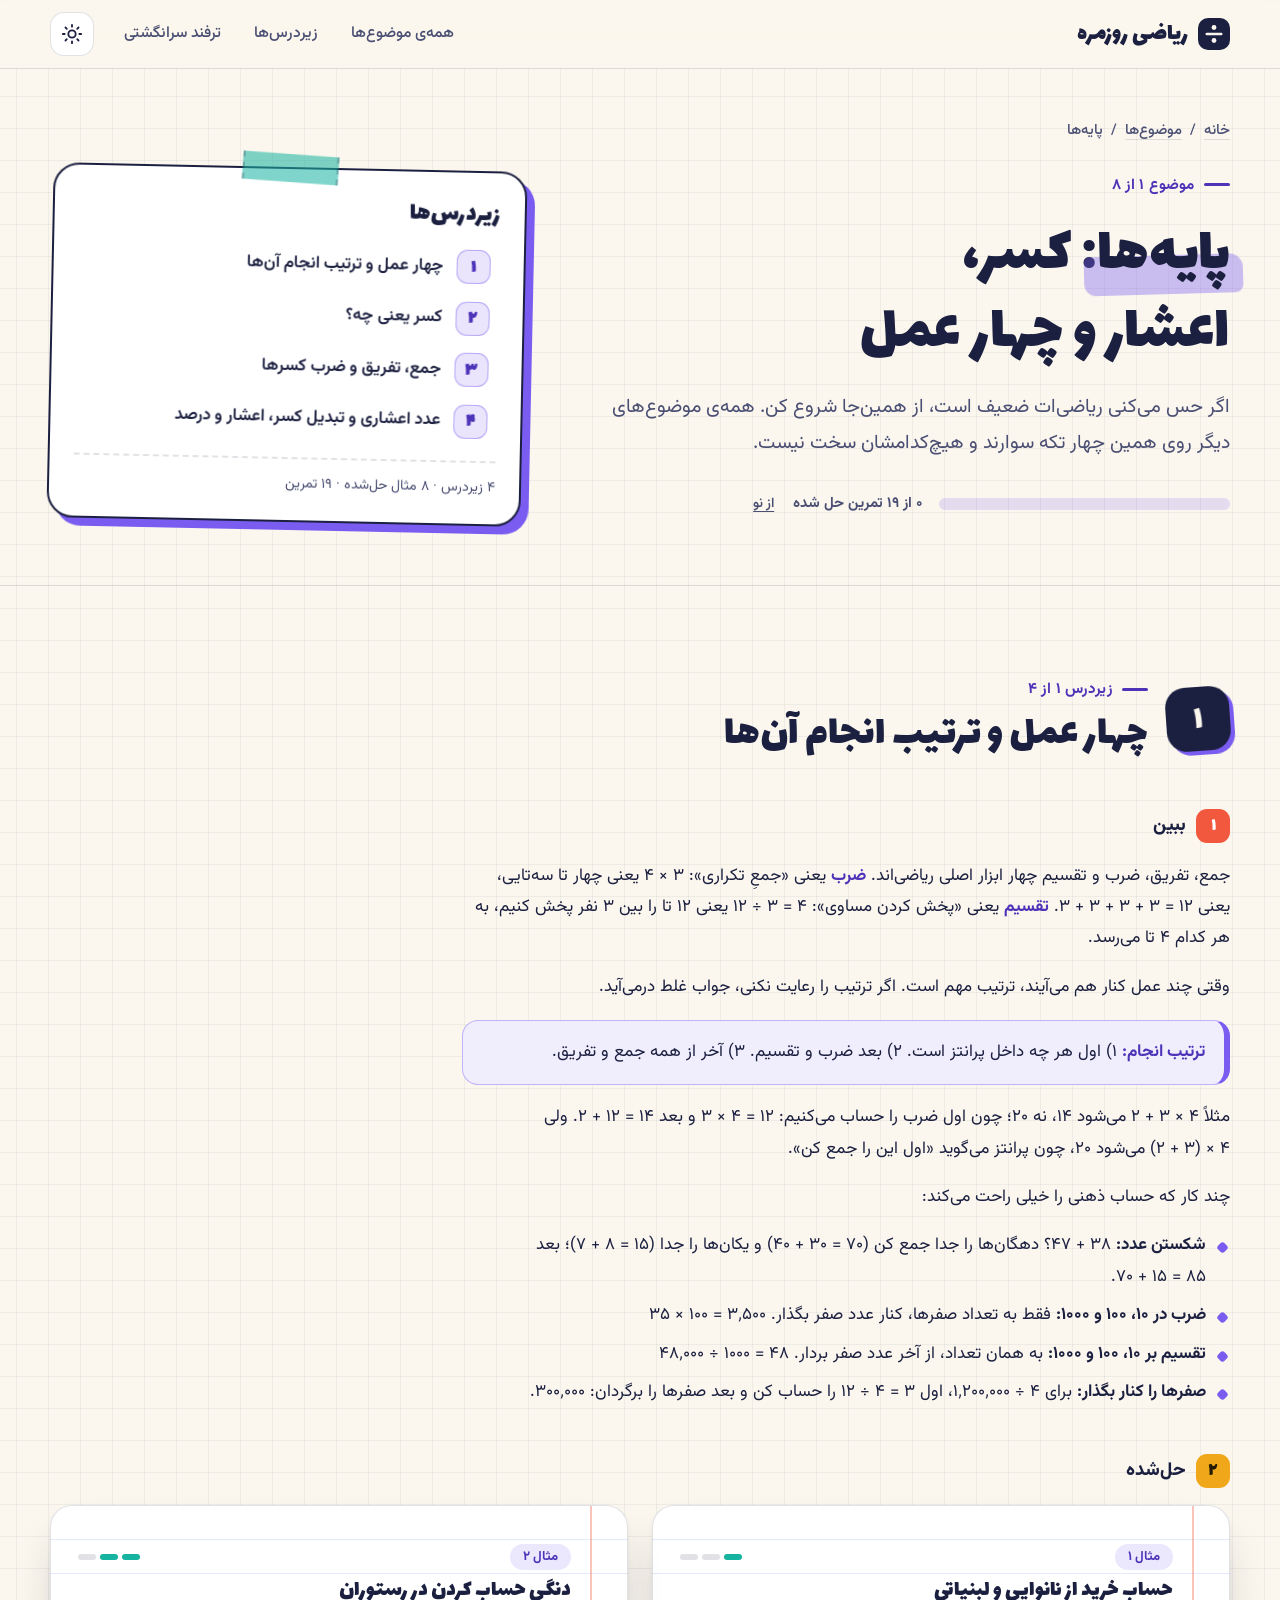
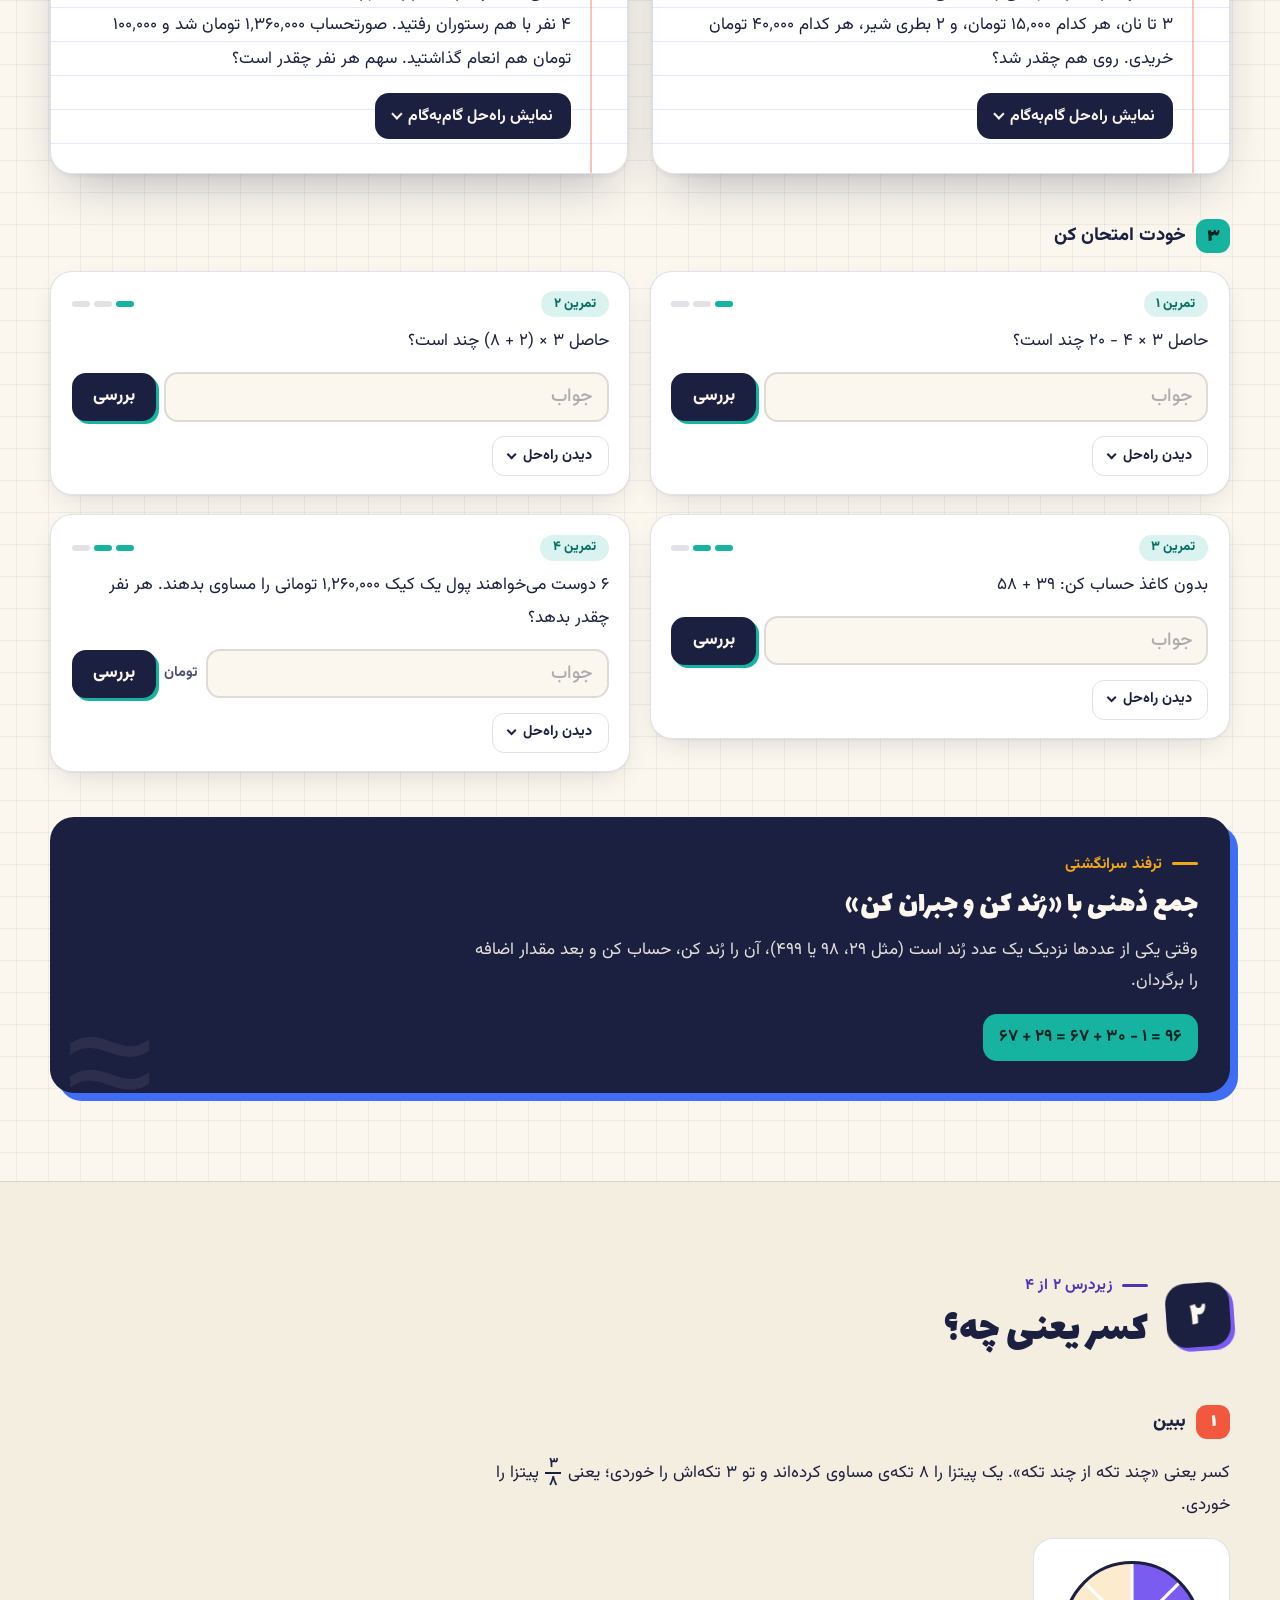
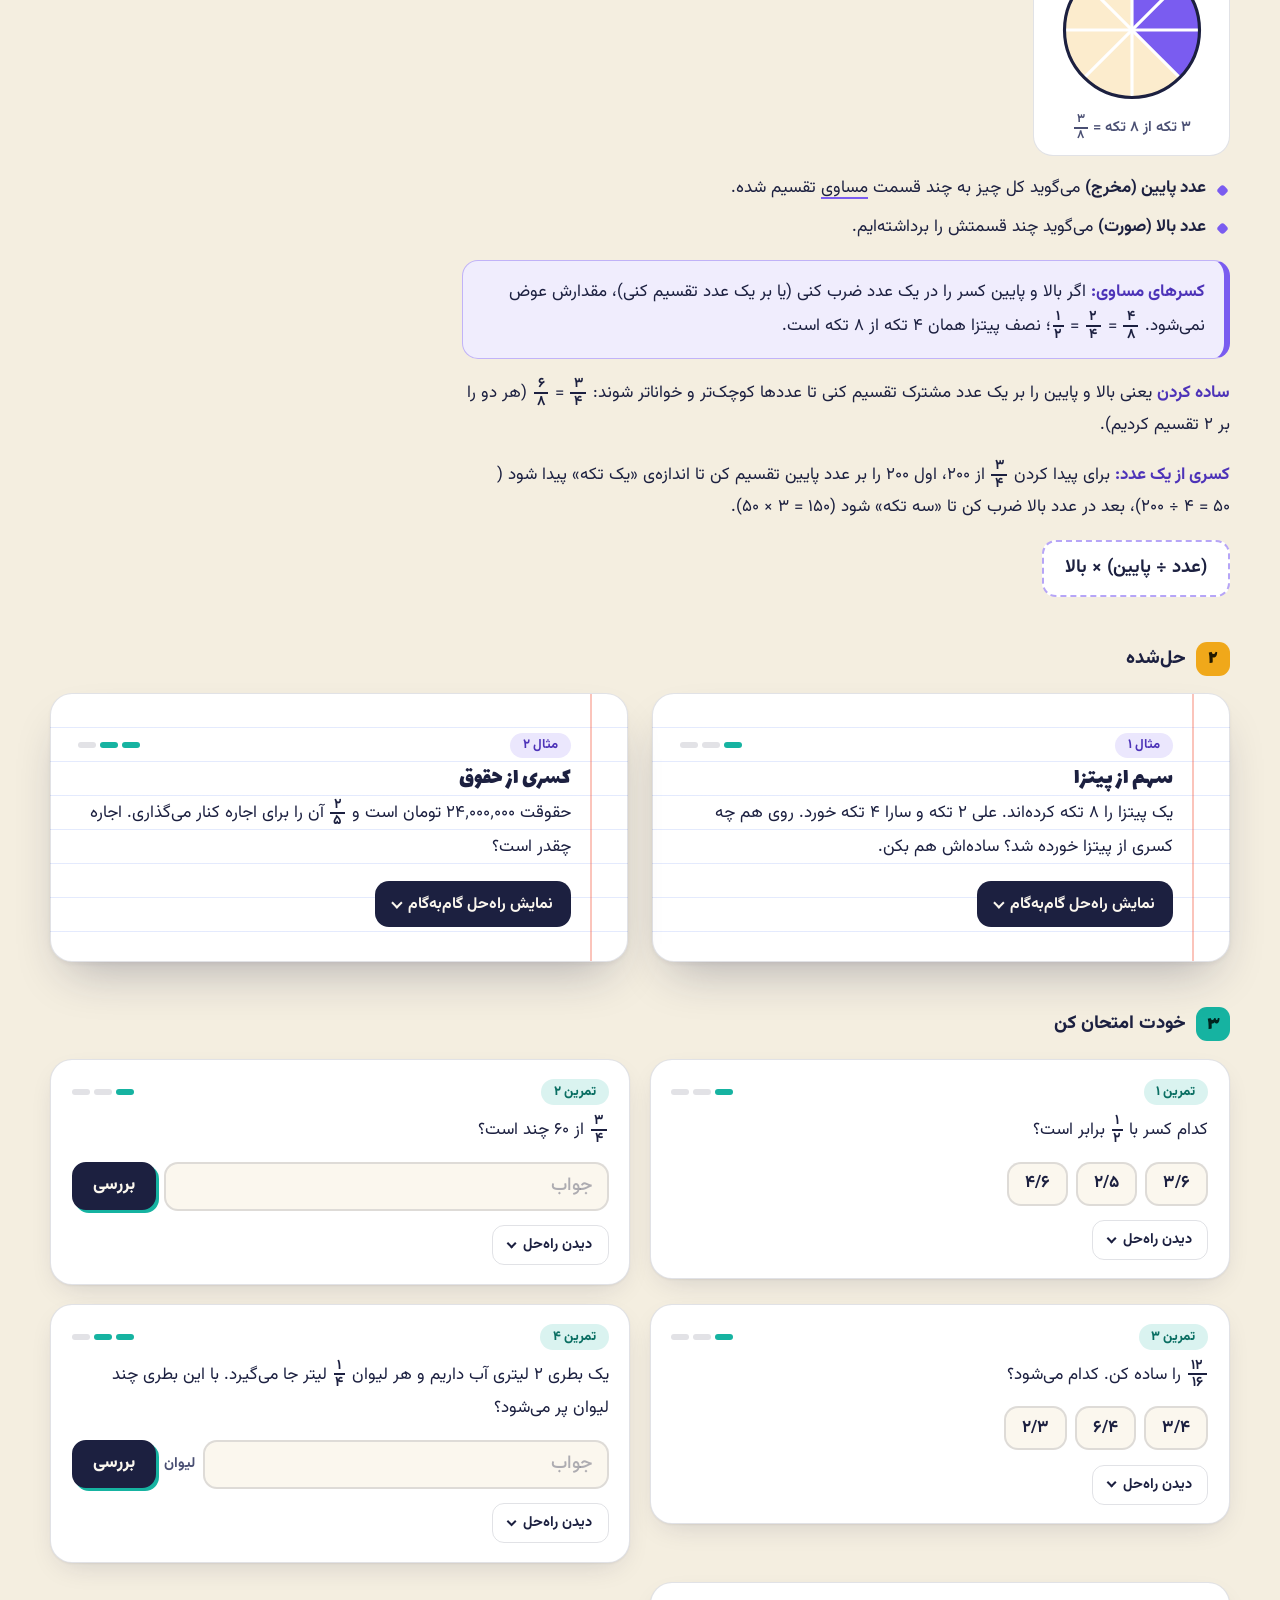
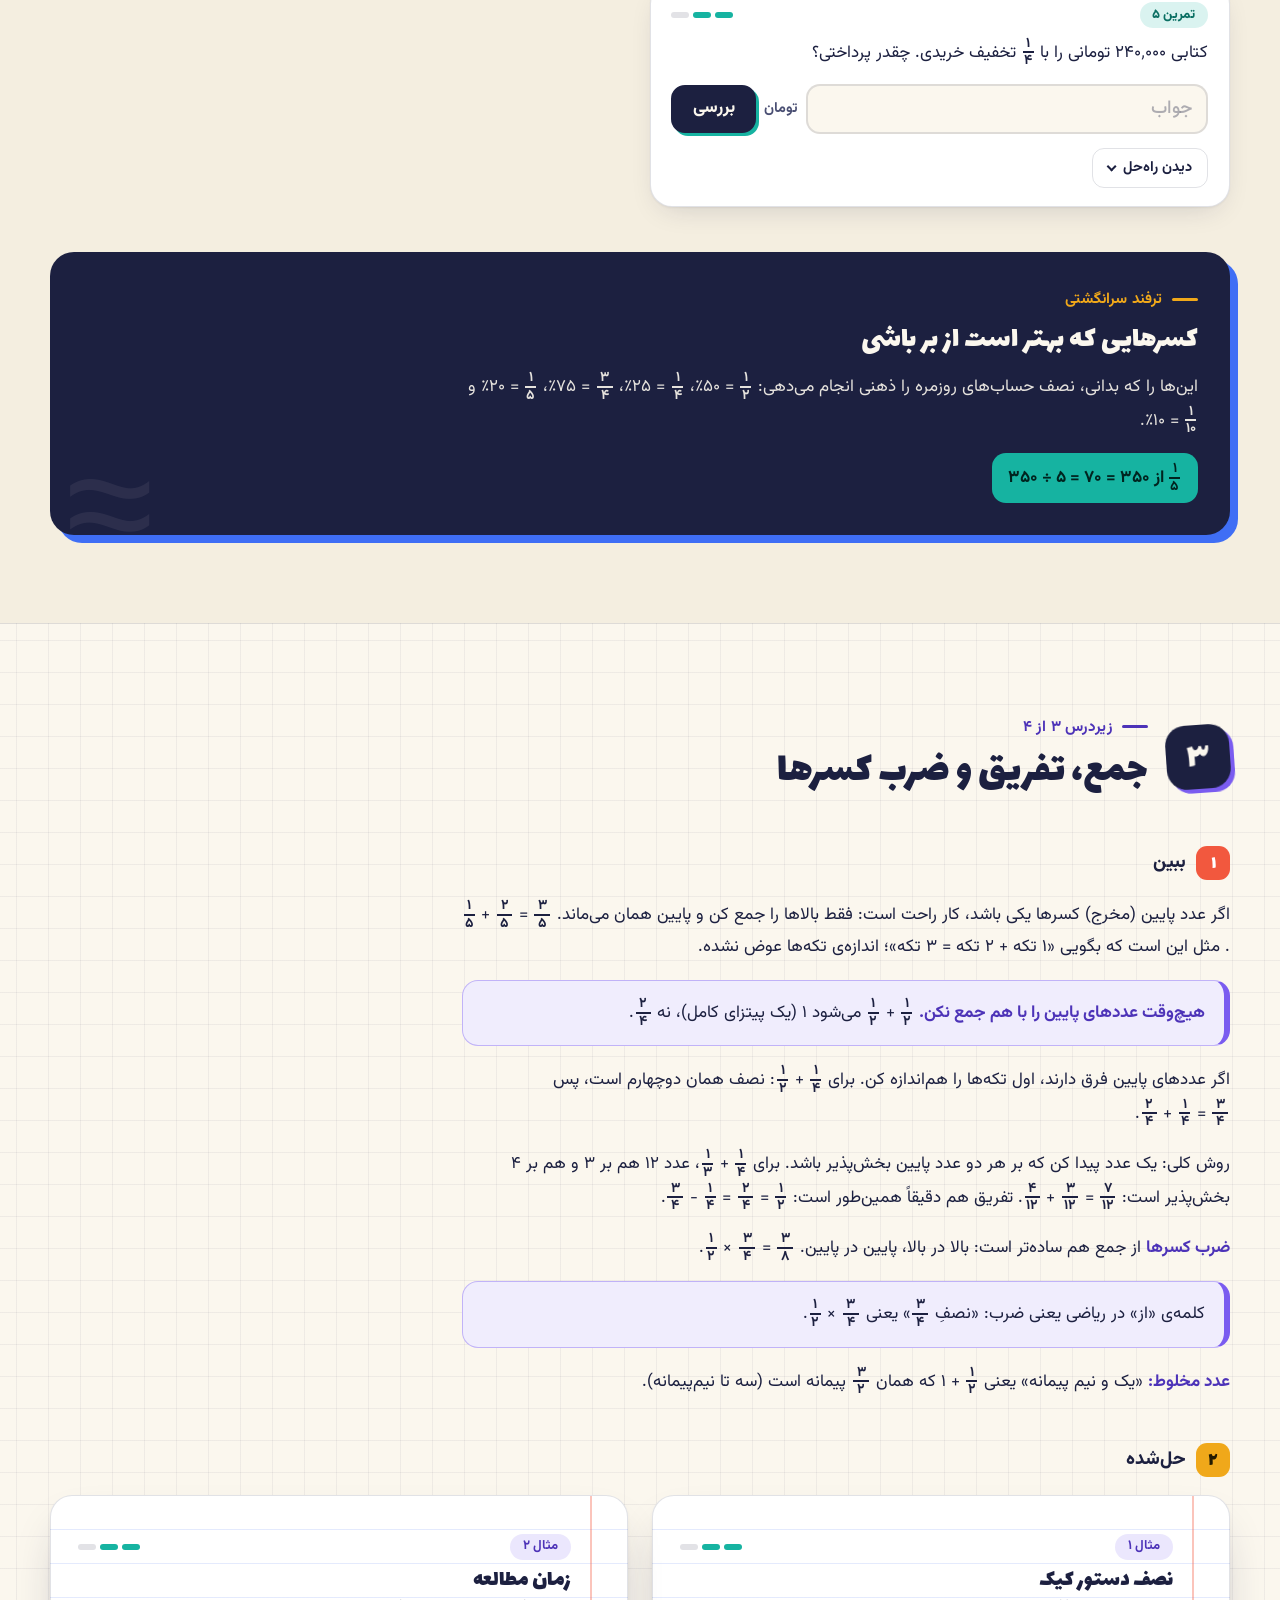
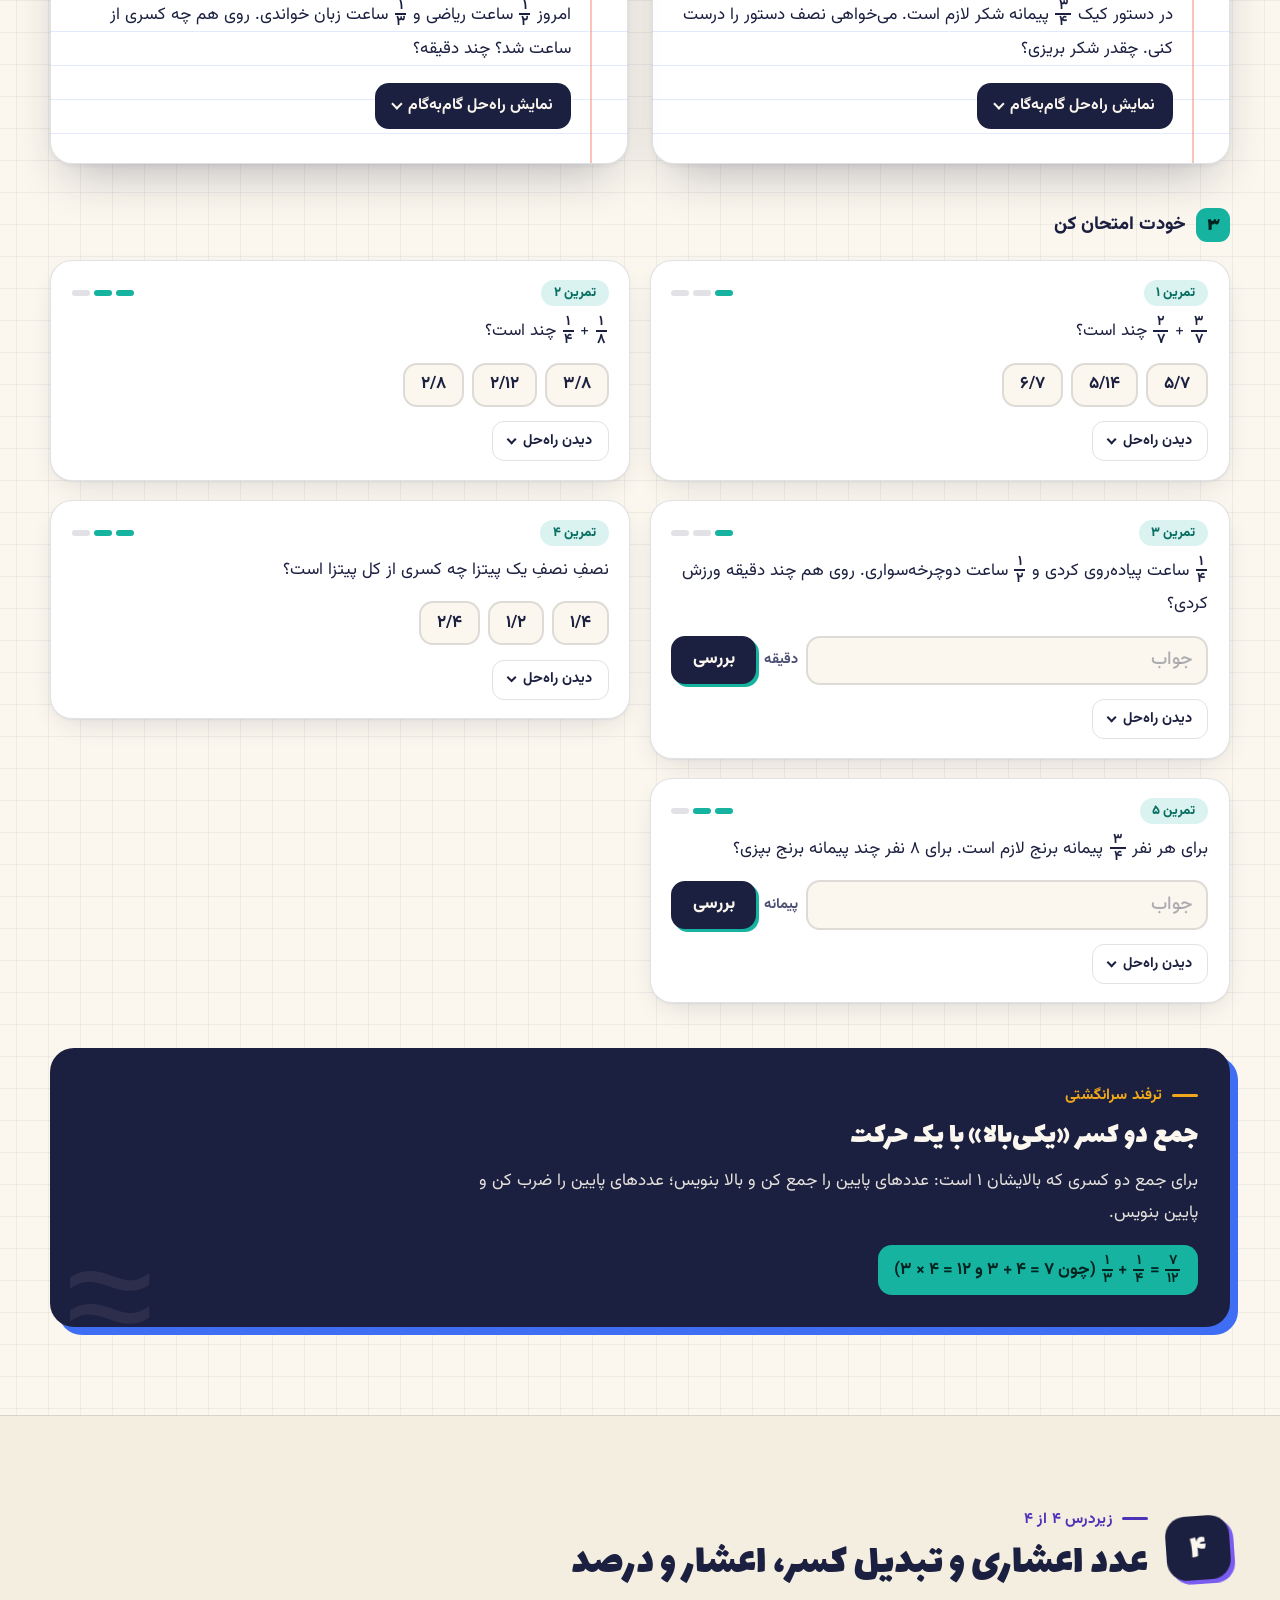
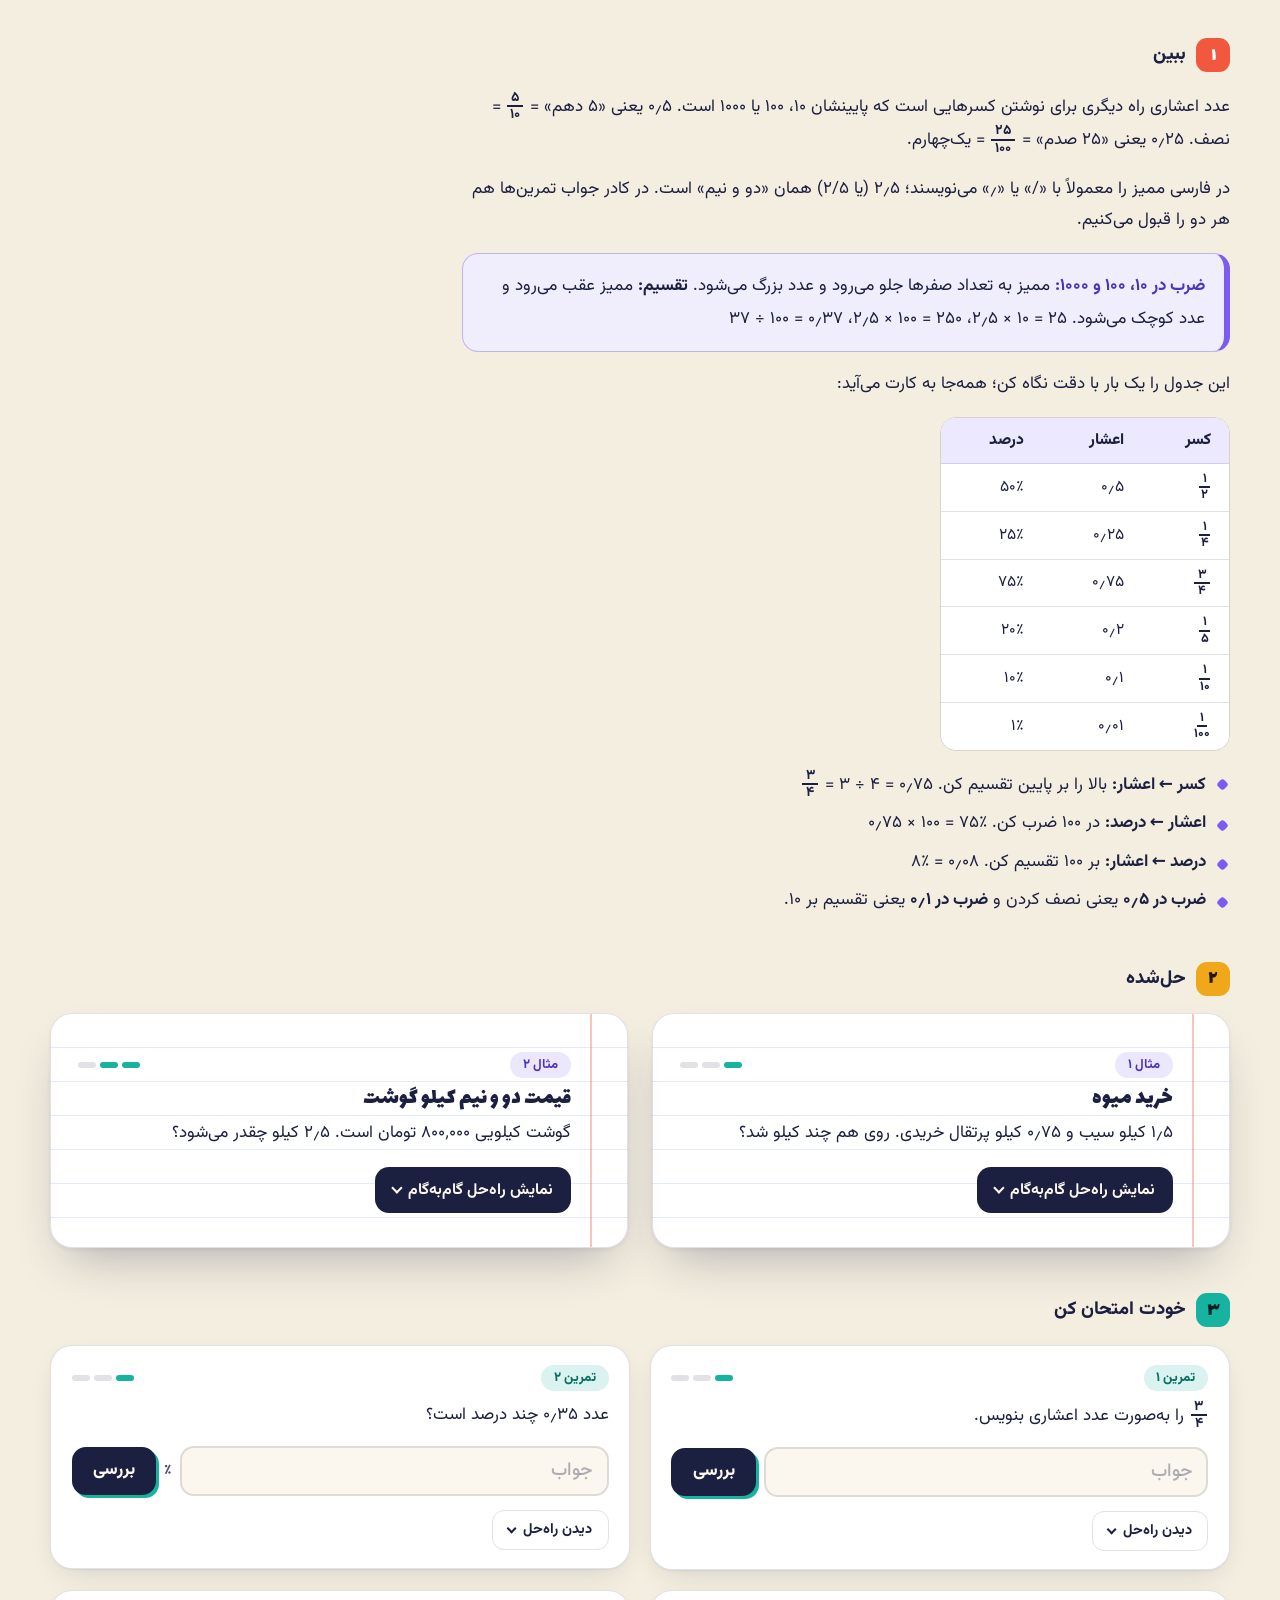
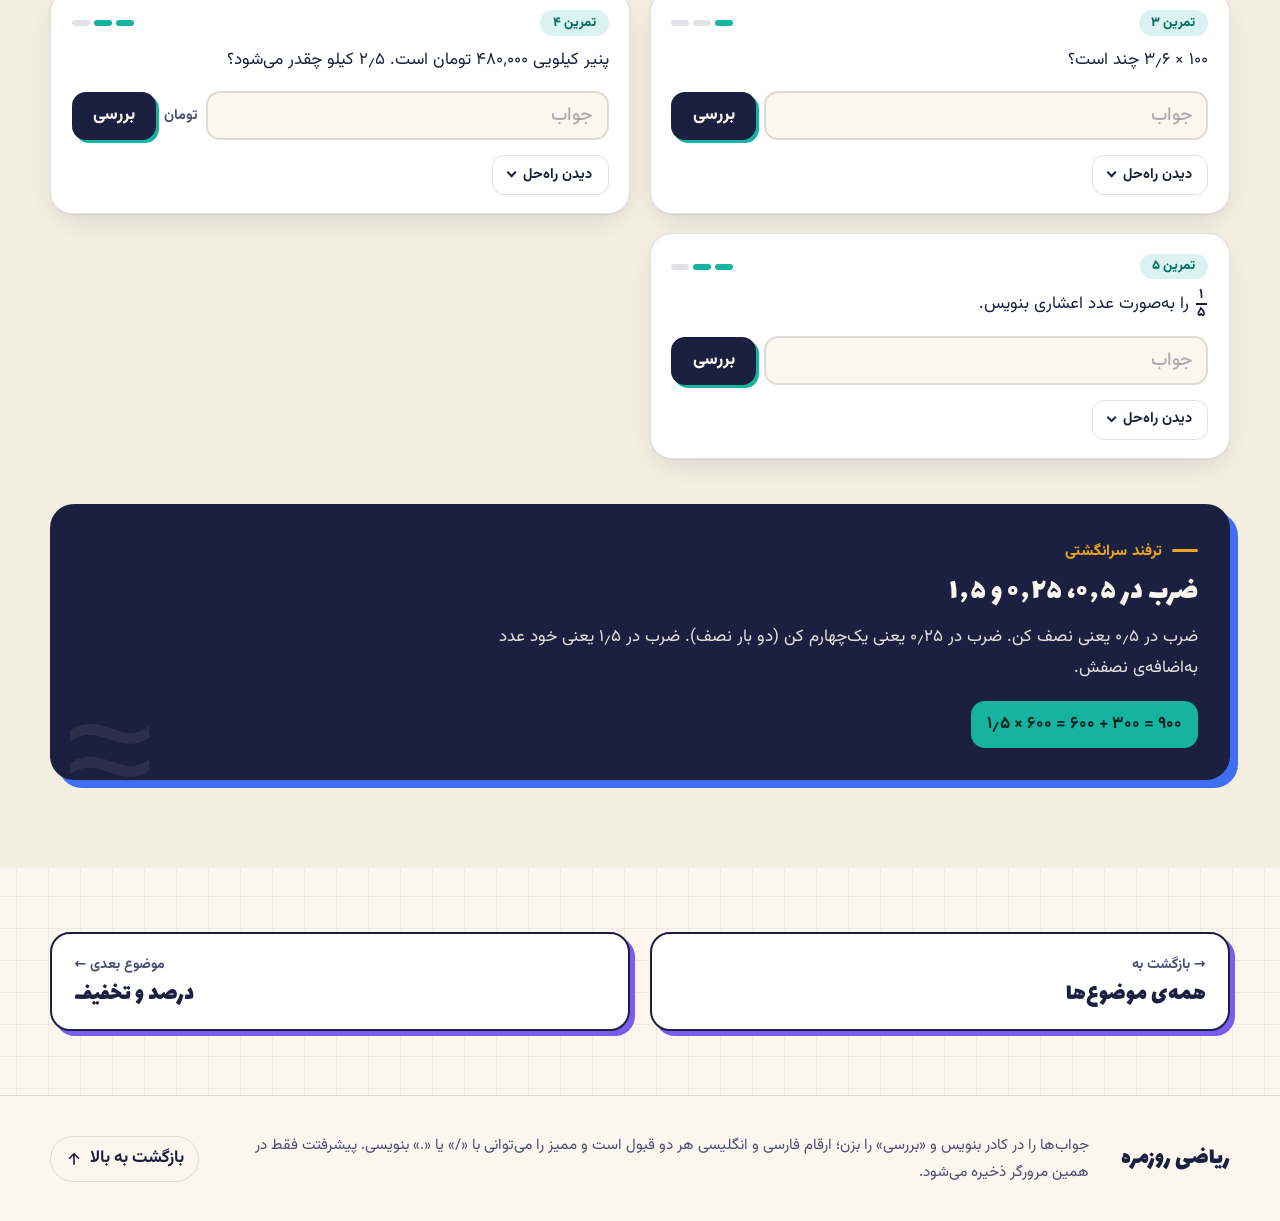
<file: riazi-rooz/lessons/basics.html>
<!doctype html>
<html lang="fa" dir="rtl">
<head>
  <meta charset="utf-8">
  <meta name="viewport" content="width=device-width, initial-scale=1">
  <title>پایه‌ها: کسر، اعشار و چهار عمل | ریاضی روزمره</title>
  <meta name="description" content="آموزش ساده‌ی چهار عمل اصلی، ترتیب انجام عملیات، کسر، جمع و ضرب کسرها و عدد اعشاری با مثال‌های روزمره و تمرین.">
  <meta name="theme-color" content="#fbf7ee" media="(prefers-color-scheme: light)">
  <meta name="theme-color" content="#0f1226" media="(prefers-color-scheme: dark)">
  <link rel="icon" href="../favicon.svg" type="image/svg+xml">
  <script>
    /* تم را پیش از اولین رندر تنظیم می‌کند تا چشمک نزند */
    (function () {
      var root = document.documentElement, theme = null;
      root.classList.add('js');
      try { theme = localStorage.getItem('theme'); } catch (e) {}
      if (theme !== 'light' && theme !== 'dark') {
        theme = window.matchMedia && matchMedia('(prefers-color-scheme: dark)').matches ? 'dark' : 'light';
      }
      root.setAttribute('data-theme', theme);
    })();
  </script>
  <link rel="stylesheet" href="../css/style.css">
</head>
<body class="lesson-page" data-topic="basics" style="--c:var(--c-base);--c-ink:var(--c-base-ink)">
  <a class="skip-link" href="#main">پرش به محتوا</a>

  <!-- ============ هدر ============ -->
  <header class="site-header" id="top">
    <div class="container header-inner">
      <a class="brand" href="../index.html" aria-label="ریاضی روزمره، صفحه اصلی">
        <span class="brand-mark" aria-hidden="true">
          <svg viewBox="0 0 32 32" width="32" height="32"><rect width="32" height="32" rx="10" fill="currentColor"/><circle cx="16" cy="9.5" r="2.4" fill="var(--bg)"/><circle cx="16" cy="22.5" r="2.4" fill="var(--bg)"/><rect x="7.5" y="14.7" width="17" height="2.6" rx="1.3" fill="var(--bg)"/></svg>
        </span>
        <span class="brand-name">ریاضی روزمره</span>
      </a>

      <nav class="main-nav" id="main-nav" aria-label="منوی اصلی">
        <a href="../index.html#topics">همه‌ی موضوع‌ها</a>
        <a href="#toc">زیردرس‌ها</a>
        <a href="../index.html#tricks">ترفند سرانگشتی</a>
      </nav>

      <div class="header-actions">
        <button class="icon-btn" id="theme-toggle" type="button" aria-label="تغییر حالت روشن/تیره" title="تغییر حالت روشن/تیره">
          <svg class="i-sun" viewBox="0 0 24 24" width="22" height="22" fill="none" stroke="currentColor" stroke-width="2" stroke-linecap="round" stroke-linejoin="round" aria-hidden="true"><circle cx="12" cy="12" r="4"/><path d="M12 2v2M12 20v2M4.9 4.9l1.4 1.4M17.7 17.7l1.4 1.4M2 12h2M20 12h2M4.9 19.1l1.4-1.4M17.7 6.3l1.4-1.4"/></svg>
          <svg class="i-moon" viewBox="0 0 24 24" width="22" height="22" fill="none" stroke="currentColor" stroke-width="2" stroke-linecap="round" stroke-linejoin="round" aria-hidden="true"><path d="M21 12.8A9 9 0 1 1 11.2 3a7 7 0 0 0 9.8 9.8z"/></svg>
        </button>
        <button class="icon-btn menu-btn" id="menu-btn" type="button" aria-label="باز و بسته کردن منو" aria-expanded="false" aria-controls="main-nav">
          <svg viewBox="0 0 24 24" width="22" height="22" fill="none" stroke="currentColor" stroke-width="2" stroke-linecap="round" aria-hidden="true"><path class="bar b1" d="M4 7h16"/><path class="bar b2" d="M4 12h16"/><path class="bar b3" d="M4 17h16"/></svg>
        </button>
      </div>
    </div>
  </header>

  <main id="main">
<section class="lesson-hero" aria-labelledby="page-title">
<div class="container">
<nav class="crumbs" aria-label="مسیر"><a href="../index.html">خانه</a><span aria-hidden="true">/</span><a href="../index.html#topics">موضوع‌ها</a><span aria-hidden="true">/</span><span aria-current="page">پایه‌ها</span></nav>
<div class="lh-grid">
<div class="lh-copy">
<p class="kicker">موضوع ۱ از ۸</p>
<h1 id="page-title"><span class="mark">پایه‌ها</span>: کسر، اعشار و چهار عمل</h1>
<p class="lead">اگر حس می‌کنی ریاضی‌ات ضعیف است، از همین‌جا شروع کن. همه‌ی موضوع‌های دیگر روی همین چهار تکه سوارند و هیچ‌کدامشان سخت نیست.</p>
<div class="progress">
<span class="progress-track" aria-hidden="true"><span class="progress-fill" id="progress-fill"></span></span>
<span class="progress-text" id="progress-text">۰ از ۱۹ تمرین حل شده</span>
<button type="button" class="link-btn" id="progress-reset">از نو</button>
</div>
</div>
<nav class="toc card-sticker" id="toc" aria-labelledby="toc-title">
<span class="tape" aria-hidden="true"></span>
<h2 id="toc-title">زیردرس‌ها</h2>
<ol class="toc-list"><li><a href="#b1">چهار عمل و ترتیب انجام آن‌ها</a></li><li><a href="#b2">کسر یعنی چه؟</a></li><li><a href="#b3">جمع، تفریق و ضرب کسرها</a></li><li><a href="#b4">عدد اعشاری و تبدیل کسر، اعشار و درصد</a></li></ol>
<p class="toc-meta">۴ زیردرس · ۸ مثال حل‌شده · ۱۹ تمرین</p>
</nav>
</div>
</div>
</section>

<section class="lesson" id="b1" aria-labelledby="b1-t">
<div class="container">
<header class="lesson-head"><span class="lesson-n" aria-hidden="true">۱</span><div><p class="kicker">زیردرس ۱ از ۴</p><h2 id="b1-t">چهار عمل و ترتیب انجام آن‌ها</h2></div></header>
<div class="part part-see"><h3 class="part-label"><span class="pn" aria-hidden="true">۱</span>ببین</h3><div class="prose">
<p>جمع، تفریق، ضرب و تقسیم چهار ابزار اصلی ریاضی‌اند. <strong>ضرب</strong> یعنی «جمعِ تکراری»: <span class="eq">۴ × ۳</span> یعنی چهار تا سه‌تایی، یعنی <span class="eq">۳ + ۳ + ۳ + ۳ = ۱۲</span>. <strong>تقسیم</strong> یعنی «پخش کردن مساوی»: <span class="eq">۱۲ ÷ ۳ = ۴</span> یعنی ۱۲ تا را بین ۳ نفر پخش کنیم، به هر کدام ۴ تا می‌رسد.</p>
<p>وقتی چند عمل کنار هم می‌آیند، ترتیب مهم است. اگر ترتیب را رعایت نکنی، جواب غلط درمی‌آید.</p>
<div class="key"><b>ترتیب انجام:</b> ۱) اول هر چه داخل پرانتز است. ۲) بعد ضرب و تقسیم. ۳) آخر از همه جمع و تفریق.</div>
<p>مثلاً <span class="eq">۲ + ۳ × ۴</span> می‌شود ۱۴، نه ۲۰؛ چون اول ضرب را حساب می‌کنیم: <span class="eq">۳ × ۴ = ۱۲</span> و بعد <span class="eq">۲ + ۱۲ = ۱۴</span>. ولی <span class="eq">(۲ + ۳) × ۴</span> می‌شود ۲۰، چون پرانتز می‌گوید «اول این را جمع کن».</p>
<p>چند کار که حساب ذهنی را خیلی راحت می‌کند:</p>
<ul class="dots"><li><b>شکستن عدد:</b> <span class="eq">۴۷ + ۳۸</span>؟ دهگان‌ها را جدا جمع کن (<span class="eq">۴۰ + ۳۰ = ۷۰</span>) و یکان‌ها را جدا (<span class="eq">۷ + ۸ = ۱۵</span>)؛ بعد <span class="eq">۷۰ + ۱۵ = ۸۵</span>.</li><li><b>ضرب در ۱۰، ۱۰۰ و ۱۰۰۰:</b> فقط به تعداد صفرها، کنار عدد صفر بگذار. <span class="eq">۳۵ × ۱۰۰ = ۳٬۵۰۰</span></li><li><b>تقسیم بر ۱۰، ۱۰۰ و ۱۰۰۰:</b> به همان تعداد، از آخر عدد صفر بردار. <span class="eq">۴۸٬۰۰۰ ÷ ۱۰۰۰ = ۴۸</span></li><li><b>صفرها را کنار بگذار:</b> برای <span class="eq">۱٬۲۰۰٬۰۰۰ ÷ ۴</span>، اول <span class="eq">۱۲ ÷ ۴ = ۳</span> را حساب کن و بعد صفرها را برگردان: ۳۰۰٬۰۰۰.</li></ul>
</div></div>
<div class="part part-solved"><h3 class="part-label"><span class="pn" aria-hidden="true">۲</span>حل‌شده</h3><div class="examples">
<article class="question card-paper"><div class="q-top"><span class="q-tag">مثال ۱</span><span class="q-level" aria-label="سطح: آسان"><i class="on"></i><i></i><i></i></span></div><h4>حساب خرید از نانوایی و لبنیاتی</h4><p>۳ تا نان، هر کدام ۱۵٬۰۰۰ تومان، و ۲ بطری شیر، هر کدام ۴۰٬۰۰۰ تومان خریدی. روی هم چقدر شد؟</p><details class="solution"><summary><span class="when-closed">نمایش راه‌حل گام‌به‌گام</span><span class="when-open">بستن راه‌حل</span></summary><ol class="solution-steps"><li>خرید را این‌طور می‌نویسیم: <span class="eq">۳ × ۱۵٬۰۰۰ + ۲ × ۴۰٬۰۰۰</span></li><li>اول ضرب‌ها: <span class="eq">۳ × ۱۵٬۰۰۰ = ۴۵٬۰۰۰</span> و <span class="eq">۲ × ۴۰٬۰۰۰ = ۸۰٬۰۰۰</span></li><li>بعد جمع: <span class="eq">۴۵٬۰۰۰ + ۸۰٬۰۰۰ = <b>۱۲۵٬۰۰۰</b></span> تومان.</li></ol><p class="check">بررسی سریع: نان‌ها کمتر از ۵۰ هزار و شیرها ۸۰ هزار؛ جمعش کمی کمتر از ۱۳۰ هزار است ✓</p></details></article>
<article class="question card-paper"><div class="q-top"><span class="q-tag">مثال ۲</span><span class="q-level" aria-label="سطح: متوسط"><i class="on"></i><i class="on"></i><i></i></span></div><h4>دنگی حساب کردن در رستوران</h4><p>۴ نفر با هم رستوران رفتید. صورتحساب ۱٬۳۶۰٬۰۰۰ تومان شد و ۱۰۰٬۰۰۰ تومان هم انعام گذاشتید. سهم هر نفر چقدر است؟</p><details class="solution"><summary><span class="when-closed">نمایش راه‌حل گام‌به‌گام</span><span class="when-open">بستن راه‌حل</span></summary><ol class="solution-steps"><li>کل پول: <span class="eq">۱٬۳۶۰٬۰۰۰ + ۱۰۰٬۰۰۰ = ۱٬۴۶۰٬۰۰۰</span> تومان.</li><li>این را باید بین ۴ نفر پخش کنیم: <span class="eq">(۱٬۳۶۰٬۰۰۰ + ۱۰۰٬۰۰۰) ÷ ۴</span>. پرانتز یعنی «اول جمع کن، بعد تقسیم».</li><li>تقسیم بر ۴ یعنی دو بار نصف کردن: <span class="eq">۱٬۴۶۰٬۰۰۰ ÷ ۲ = ۷۳۰٬۰۰۰</span> و <span class="eq">۷۳۰٬۰۰۰ ÷ ۲ = <b>۳۶۵٬۰۰۰</b></span> تومان.</li></ol><p class="check">بررسی: <span class="eq">۳۶۵٬۰۰۰ × ۴ = ۱٬۴۶۰٬۰۰۰</span> ✓</p></details></article>
</div></div>
<div class="part part-try"><h3 class="part-label"><span class="pn" aria-hidden="true">۳</span>خودت امتحان کن</h3><div class="exercises">
<div class="exercise" id="b1-q1" data-answer="8" data-hint="اول ضرب را انجام بده، بعد تفریق."><div class="ex-top"><span class="ex-n">تمرین ۱</span><span class="q-level" aria-label="سطح: آسان"><i class="on"></i><i></i><i></i></span></div><div class="ex-q"><p>حاصل <span class="eq">۲۰ − ۴ × ۳</span> چند است؟</p></div><details class="solution"><summary><span class="when-closed">دیدن راه‌حل</span><span class="when-open">بستن راه‌حل</span></summary><ol class="solution-steps"><li>اول ضرب: <span class="eq">۴ × ۳ = ۱۲</span></li><li>بعد تفریق: <span class="eq">۲۰ − ۱۲ = <b>۸</b></span></li></ol><p class="check">اگر از چپ به راست می‌رفتی (<span class="eq">۲۰ − ۴ = ۱۶</span> و بعد <span class="eq">۱۶ × ۳</span>) به ۴۸ می‌رسیدی که غلط است.</p></details></div>
<div class="exercise" id="b1-q2" data-answer="30"><div class="ex-top"><span class="ex-n">تمرین ۲</span><span class="q-level" aria-label="سطح: آسان"><i class="on"></i><i></i><i></i></span></div><div class="ex-q"><p>حاصل <span class="eq">(۸ + ۲) × ۳</span> چند است؟</p></div><details class="solution"><summary><span class="when-closed">دیدن راه‌حل</span><span class="when-open">بستن راه‌حل</span></summary><ol class="solution-steps"><li>اول پرانتز: <span class="eq">۸ + ۲ = ۱۰</span></li><li>بعد ضرب: <span class="eq">۱۰ × ۳ = <b>۳۰</b></span></li></ol></details></div>
<div class="exercise" id="b1-q3" data-answer="97" data-hint="دهگان‌ها را جدا و یکان‌ها را جدا جمع کن."><div class="ex-top"><span class="ex-n">تمرین ۳</span><span class="q-level" aria-label="سطح: متوسط"><i class="on"></i><i class="on"></i><i></i></span></div><div class="ex-q"><p>بدون کاغذ حساب کن: <span class="eq">۵۸ + ۳۹</span></p></div><details class="solution"><summary><span class="when-closed">دیدن راه‌حل</span><span class="when-open">بستن راه‌حل</span></summary><ol class="solution-steps"><li>دهگان‌ها: <span class="eq">۵۰ + ۳۰ = ۸۰</span></li><li>یکان‌ها: <span class="eq">۸ + ۹ = ۱۷</span></li><li>جمع: <span class="eq">۸۰ + ۱۷ = <b>۹۷</b></span></li></ol><p class="check">راه دیگر: ۳۹ تقریباً ۴۰ است. <span class="eq">۵۸ + ۴۰ = ۹۸</span> و چون یکی اضافه گذاشتیم، یکی کم می‌کنیم: ۹۷.</p></details></div>
<div class="exercise" id="b1-q4" data-answer="210000" data-unit="تومان" data-hint="صفرها را کنار بگذار و اول ۱۲۶ را بر ۶ تقسیم کن."><div class="ex-top"><span class="ex-n">تمرین ۴</span><span class="q-level" aria-label="سطح: متوسط"><i class="on"></i><i class="on"></i><i></i></span></div><div class="ex-q"><p>۶ دوست می‌خواهند پول یک کیک ۱٬۲۶۰٬۰۰۰ تومانی را مساوی بدهند. هر نفر چقدر بدهد؟</p></div><details class="solution"><summary><span class="when-closed">دیدن راه‌حل</span><span class="when-open">بستن راه‌حل</span></summary><ol class="solution-steps"><li>باید حساب کنیم: <span class="eq">۱٬۲۶۰٬۰۰۰ ÷ ۶</span></li><li>صفرها را کنار بگذار: <span class="eq">۱۲۶ ÷ ۶ = ۲۱</span></li><li>چهار صفر را برگردان: <b>۲۱۰٬۰۰۰</b> تومان.</li></ol><p class="check">بررسی: <span class="eq">۲۱۰٬۰۰۰ × ۶ = ۱٬۲۶۰٬۰۰۰</span> ✓</p></details></div>
</div></div>
<aside class="tip" aria-label="ترفند سرانگشتی"><p class="kicker">ترفند سرانگشتی</p><h3>جمع ذهنی با «رُند کن و جبران کن»</h3>
<p>وقتی یکی از عددها نزدیک یک عدد رُند است (مثل ۲۹، ۹۸ یا ۴۹۹)، آن را رُند کن، حساب کن و بعد مقدار اضافه را برگردان.</p>
<p class="trick-example"><span class="eq">۶۷ + ۲۹ = ۶۷ + ۳۰ − ۱ = <b>۹۶</b></span></p>
</aside>
</div>
</section>
<section class="lesson" id="b2" aria-labelledby="b2-t">
<div class="container">
<header class="lesson-head"><span class="lesson-n" aria-hidden="true">۲</span><div><p class="kicker">زیردرس ۲ از ۴</p><h2 id="b2-t">کسر یعنی چه؟</h2></div></header>
<div class="part part-see"><h3 class="part-label"><span class="pn" aria-hidden="true">۱</span>ببین</h3><div class="prose">
<p>کسر یعنی «چند تکه از چند تکه». یک پیتزا را ۸ تکه‌ی مساوی کرده‌اند و تو ۳ تکه‌اش را خوردی؛ یعنی <span class="frac"><span>۳</span><span>۸</span></span> پیتزا را خوردی.</p>
<figure class="figure fig-pizza"><svg viewBox="0 0 120 120" width="150" height="150" role="img" aria-label="پیتزای ۸ تکه که ۳ تکه‌اش رنگی است"><circle cx="60" cy="60" r="54" class="f-base"/><path d="M60 60 L60 6 A54 54 0 0 1 98.18 21.82 Z" class="f-on"/><path d="M60 60 L98.18 21.82 A54 54 0 0 1 114 60 Z" class="f-on"/><path d="M60 60 L114 60 A54 54 0 0 1 98.18 98.18 Z" class="f-on"/><g class="f-lines"><line x1="60" y1="6" x2="60" y2="114"/><line x1="6" y1="60" x2="114" y2="60"/><line x1="21.82" y1="21.82" x2="98.18" y2="98.18"/><line x1="21.82" y1="98.18" x2="98.18" y2="21.82"/></g><circle cx="60" cy="60" r="54" class="f-rim"/></svg><figcaption>۳ تکه از ۸ تکه = <span class="frac"><span>۳</span><span>۸</span></span></figcaption></figure>
<ul class="dots"><li><b>عدد پایین (مخرج)</b> می‌گوید کل چیز به چند قسمت <u>مساوی</u> تقسیم شده.</li><li><b>عدد بالا (صورت)</b> می‌گوید چند قسمتش را برداشته‌ایم.</li></ul>
<div class="key"><b>کسرهای مساوی:</b> اگر بالا و پایین کسر را در یک عدد ضرب کنی (یا بر یک عدد تقسیم کنی)، مقدارش عوض نمی‌شود. <span class="eq"><span class="frac"><span>۱</span><span>۲</span></span> = <span class="frac"><span>۲</span><span>۴</span></span> = <span class="frac"><span>۴</span><span>۸</span></span></span>؛ نصف پیتزا همان ۴ تکه از ۸ تکه است.</div>
<p><strong>ساده کردن</strong> یعنی بالا و پایین را بر یک عدد مشترک تقسیم کنی تا عددها کوچک‌تر و خواناتر شوند: <span class="eq"><span class="frac"><span>۶</span><span>۸</span></span> = <span class="frac"><span>۳</span><span>۴</span></span></span> (هر دو را بر ۲ تقسیم کردیم).</p>
<p><strong>کسری از یک عدد:</strong> برای پیدا کردن <span class="frac"><span>۳</span><span>۴</span></span> از ۲۰۰، اول ۲۰۰ را بر عدد پایین تقسیم کن تا اندازه‌ی «یک تکه» پیدا شود (<span class="eq">۲۰۰ ÷ ۴ = ۵۰</span>)، بعد در عدد بالا ضرب کن تا «سه تکه» شود (<span class="eq">۵۰ × ۳ = ۱۵۰</span>).</p>
<p class="formula"><span class="eq eq-fa">(عدد ÷ پایین) × بالا</span></p>
</div></div>
<div class="part part-solved"><h3 class="part-label"><span class="pn" aria-hidden="true">۲</span>حل‌شده</h3><div class="examples">
<article class="question card-paper"><div class="q-top"><span class="q-tag">مثال ۱</span><span class="q-level" aria-label="سطح: آسان"><i class="on"></i><i></i><i></i></span></div><h4>سهم از پیتزا</h4><p>یک پیتزا را ۸ تکه کرده‌اند. علی ۲ تکه و سارا ۴ تکه خورد. روی هم چه کسری از پیتزا خورده شد؟ ساده‌اش هم بکن.</p><details class="solution"><summary><span class="when-closed">نمایش راه‌حل گام‌به‌گام</span><span class="when-open">بستن راه‌حل</span></summary><ol class="solution-steps"><li>روی هم <span class="eq">۲ + ۴ = ۶</span> تکه از ۸ تکه خورده شد، یعنی <span class="frac"><span>۶</span><span>۸</span></span>.</li><li>بالا و پایین هر دو زوج‌اند؛ بر ۲ تقسیم می‌کنیم: <span class="eq"><span class="frac"><span>۶</span><span>۸</span></span> = <span class="frac"><span>۳</span><span>۴</span></span></span></li><li>یعنی <b>سه‌چهارم</b> پیتزا خورده شد و یک‌چهارم آن (۲ تکه) مانده.</li></ol></details></article>
<article class="question card-paper"><div class="q-top"><span class="q-tag">مثال ۲</span><span class="q-level" aria-label="سطح: متوسط"><i class="on"></i><i class="on"></i><i></i></span></div><h4>کسری از حقوق</h4><p>حقوقت ۲۴٬۰۰۰٬۰۰۰ تومان است و <span class="frac"><span>۲</span><span>۵</span></span> آن را برای اجاره کنار می‌گذاری. اجاره چقدر است؟</p><details class="solution"><summary><span class="when-closed">نمایش راه‌حل گام‌به‌گام</span><span class="when-open">بستن راه‌حل</span></summary><ol class="solution-steps"><li>یک‌پنجم: <span class="eq">۲۴٬۰۰۰٬۰۰۰ ÷ ۵ = ۴٬۸۰۰٬۰۰۰</span></li><li>دو‌پنجم: <span class="eq">۴٬۸۰۰٬۰۰۰ × ۲ = <b>۹٬۶۰۰٬۰۰۰</b></span> تومان.</li></ol><p class="check">بررسی: <span class="frac"><span>۲</span><span>۵</span></span> کمی کمتر از نصف است و ۹٫۶ میلیون هم کمی کمتر از نصف ۲۴ میلیون (یعنی ۱۲ میلیون) است ✓</p></details></article>
</div></div>
<div class="part part-try"><h3 class="part-label"><span class="pn" aria-hidden="true">۳</span>خودت امتحان کن</h3><div class="exercises">
<div class="exercise" id="b2-q1" data-choices="۳/۶|۲/۵|۴/۶" data-correct="0"><div class="ex-top"><span class="ex-n">تمرین ۱</span><span class="q-level" aria-label="سطح: آسان"><i class="on"></i><i></i><i></i></span></div><div class="ex-q"><p>کدام کسر با <span class="frac"><span>۱</span><span>۲</span></span> برابر است؟</p></div><details class="solution"><summary><span class="when-closed">دیدن راه‌حل</span><span class="when-open">بستن راه‌حل</span></summary><ol class="solution-steps"><li>در <span class="frac"><span>۳</span><span>۶</span></span>، عدد بالا دقیقاً نصفِ عدد پایین است؛ پس برابر نصف است.</li><li>اگر بالا و پایین را بر ۳ تقسیم کنی: <span class="eq"><span class="frac"><span>۳</span><span>۶</span></span> = <span class="frac"><span>۱</span><span>۲</span></span></span> ✓</li></ol></details></div>
<div class="exercise" id="b2-q2" data-answer="45" data-hint="اول ۶۰ را بر ۴ تقسیم کن."><div class="ex-top"><span class="ex-n">تمرین ۲</span><span class="q-level" aria-label="سطح: آسان"><i class="on"></i><i></i><i></i></span></div><div class="ex-q"><p><span class="frac"><span>۳</span><span>۴</span></span> از ۶۰ چند است؟</p></div><details class="solution"><summary><span class="when-closed">دیدن راه‌حل</span><span class="when-open">بستن راه‌حل</span></summary><ol class="solution-steps"><li>یک تکه (یک‌چهارم): <span class="eq">۶۰ ÷ ۴ = ۱۵</span></li><li>سه تکه: <span class="eq">۱۵ × ۳ = <b>۴۵</b></span></li></ol></details></div>
<div class="exercise" id="b2-q3" data-choices="۳/۴|۶/۴|۲/۳" data-correct="0"><div class="ex-top"><span class="ex-n">تمرین ۳</span><span class="q-level" aria-label="سطح: آسان"><i class="on"></i><i></i><i></i></span></div><div class="ex-q"><p><span class="frac"><span>۱۲</span><span>۱۶</span></span> را ساده کن. کدام می‌شود؟</p></div><details class="solution"><summary><span class="when-closed">دیدن راه‌حل</span><span class="when-open">بستن راه‌حل</span></summary><ol class="solution-steps"><li>۱۲ و ۱۶ هر دو بر ۴ بخش‌پذیرند.</li><li><span class="eq">۱۲ ÷ ۴ = ۳</span> و <span class="eq">۱۶ ÷ ۴ = ۴</span>، پس جواب <b><span class="frac"><span>۳</span><span>۴</span></span></b> است.</li></ol></details></div>
<div class="exercise" id="b2-q4" data-answer="8" data-unit="لیوان" data-hint="هر لیتر چند تا یک‌چهارم لیتر دارد؟"><div class="ex-top"><span class="ex-n">تمرین ۴</span><span class="q-level" aria-label="سطح: متوسط"><i class="on"></i><i class="on"></i><i></i></span></div><div class="ex-q"><p>یک بطری ۲ لیتری آب داریم و هر لیوان <span class="frac"><span>۱</span><span>۴</span></span> لیتر جا می‌گیرد. با این بطری چند لیوان پر می‌شود؟</p></div><details class="solution"><summary><span class="when-closed">دیدن راه‌حل</span><span class="when-open">بستن راه‌حل</span></summary><ol class="solution-steps"><li>هر ۱ لیتر، ۴ تا <span class="frac"><span>۱</span><span>۴</span></span> لیتر دارد؛ پس با هر لیتر ۴ لیوان پر می‌شود.</li><li>۲ لیتر: <span class="eq">۲ × ۴ = <b>۸</b></span> لیوان.</li></ol></details></div>
<div class="exercise" id="b2-q5" data-answer="180000" data-unit="تومان"><div class="ex-top"><span class="ex-n">تمرین ۵</span><span class="q-level" aria-label="سطح: متوسط"><i class="on"></i><i class="on"></i><i></i></span></div><div class="ex-q"><p>کتابی ۲۴۰٬۰۰۰ تومانی را با <span class="frac"><span>۱</span><span>۴</span></span> تخفیف خریدی. چقدر پرداختی؟</p></div><details class="solution"><summary><span class="when-closed">دیدن راه‌حل</span><span class="when-open">بستن راه‌حل</span></summary><ol class="solution-steps"><li>یک‌چهارم قیمت (تخفیف): <span class="eq">۲۴۰٬۰۰۰ ÷ ۴ = ۶۰٬۰۰۰</span></li><li>پرداختی: <span class="eq">۲۴۰٬۰۰۰ − ۶۰٬۰۰۰ = <b>۱۸۰٬۰۰۰</b></span> تومان.</li></ol><p class="check">راه دیگر: وقتی <span class="frac"><span>۱</span><span>۴</span></span> تخفیف می‌گیری، <span class="frac"><span>۳</span><span>۴</span></span> قیمت را می‌پردازی: <span class="eq">۶۰٬۰۰۰ × ۳ = ۱۸۰٬۰۰۰</span> ✓</p></details></div>
</div></div>
<aside class="tip" aria-label="ترفند سرانگشتی"><p class="kicker">ترفند سرانگشتی</p><h3>کسرهایی که بهتر است از بر باشی</h3>
<p>این‌ها را که بدانی، نصف حساب‌های روزمره را ذهنی انجام می‌دهی: <span class="frac"><span>۱</span><span>۲</span></span> = ۵۰٪، <span class="frac"><span>۱</span><span>۴</span></span> = ۲۵٪، <span class="frac"><span>۳</span><span>۴</span></span> = ۷۵٪، <span class="frac"><span>۱</span><span>۵</span></span> = ۲۰٪ و <span class="frac"><span>۱</span><span>۱۰</span></span> = ۱۰٪.</p>
<p class="trick-example"><span class="frac"><span>۱</span><span>۵</span></span> از ۳۵۰ = <span class="eq">۳۵۰ ÷ ۵ = <b>۷۰</b></span></p>
</aside>
</div>
</section>
<section class="lesson" id="b3" aria-labelledby="b3-t">
<div class="container">
<header class="lesson-head"><span class="lesson-n" aria-hidden="true">۳</span><div><p class="kicker">زیردرس ۳ از ۴</p><h2 id="b3-t">جمع، تفریق و ضرب کسرها</h2></div></header>
<div class="part part-see"><h3 class="part-label"><span class="pn" aria-hidden="true">۱</span>ببین</h3><div class="prose">
<p>اگر عدد پایین (مخرج) کسرها یکی باشد، کار راحت است: فقط بالاها را جمع کن و پایین همان می‌ماند. <span class="eq"><span class="frac"><span>۱</span><span>۵</span></span> + <span class="frac"><span>۲</span><span>۵</span></span> = <span class="frac"><span>۳</span><span>۵</span></span></span>. مثل این است که بگویی «۱ تکه + ۲ تکه = ۳ تکه»؛ اندازه‌ی تکه‌ها عوض نشده.</p>
<div class="key"><b>هیچ‌وقت عددهای پایین را با هم جمع نکن.</b> <span class="eq"><span class="frac"><span>۱</span><span>۲</span></span> + <span class="frac"><span>۱</span><span>۲</span></span></span> می‌شود ۱ (یک پیتزای کامل)، نه <span class="frac"><span>۲</span><span>۴</span></span>.</div>
<p>اگر عددهای پایین فرق دارند، اول تکه‌ها را هم‌اندازه کن. برای <span class="eq"><span class="frac"><span>۱</span><span>۲</span></span> + <span class="frac"><span>۱</span><span>۴</span></span></span>: نصف همان دو‌چهارم است، پس <span class="eq"><span class="frac"><span>۲</span><span>۴</span></span> + <span class="frac"><span>۱</span><span>۴</span></span> = <span class="frac"><span>۳</span><span>۴</span></span></span>.</p>
<p>روش کلی: یک عدد پیدا کن که بر هر دو عدد پایین بخش‌پذیر باشد. برای <span class="eq"><span class="frac"><span>۱</span><span>۳</span></span> + <span class="frac"><span>۱</span><span>۴</span></span></span>، عدد ۱۲ هم بر ۳ و هم بر ۴ بخش‌پذیر است: <span class="eq"><span class="frac"><span>۴</span><span>۱۲</span></span> + <span class="frac"><span>۳</span><span>۱۲</span></span> = <span class="frac"><span>۷</span><span>۱۲</span></span></span>. تفریق هم دقیقاً همین‌طور است: <span class="eq"><span class="frac"><span>۳</span><span>۴</span></span> − <span class="frac"><span>۱</span><span>۴</span></span> = <span class="frac"><span>۲</span><span>۴</span></span> = <span class="frac"><span>۱</span><span>۲</span></span></span>.</p>
<p><strong>ضرب کسرها</strong> از جمع هم ساده‌تر است: بالا در بالا، پایین در پایین. <span class="eq"><span class="frac"><span>۱</span><span>۲</span></span> × <span class="frac"><span>۳</span><span>۴</span></span> = <span class="frac"><span>۳</span><span>۸</span></span></span>.</p>
<div class="key">کلمه‌ی «از» در ریاضی یعنی ضرب: «نصفِ <span class="frac"><span>۳</span><span>۴</span></span>» یعنی <span class="eq"><span class="frac"><span>۱</span><span>۲</span></span> × <span class="frac"><span>۳</span><span>۴</span></span></span>.</div>
<p><strong>عدد مخلوط:</strong> «یک و نیم پیمانه» یعنی <span class="eq">۱ + <span class="frac"><span>۱</span><span>۲</span></span></span> که همان <span class="frac"><span>۳</span><span>۲</span></span> پیمانه است (سه تا نیم‌پیمانه).</p>
</div></div>
<div class="part part-solved"><h3 class="part-label"><span class="pn" aria-hidden="true">۲</span>حل‌شده</h3><div class="examples">
<article class="question card-paper"><div class="q-top"><span class="q-tag">مثال ۱</span><span class="q-level" aria-label="سطح: متوسط"><i class="on"></i><i class="on"></i><i></i></span></div><h4>نصف دستور کیک</h4><p>در دستور کیک <span class="frac"><span>۳</span><span>۴</span></span> پیمانه شکر لازم است. می‌خواهی نصف دستور را درست کنی. چقدر شکر بریزی؟</p><details class="solution"><summary><span class="when-closed">نمایش راه‌حل گام‌به‌گام</span><span class="when-open">بستن راه‌حل</span></summary><ol class="solution-steps"><li>نصفِ <span class="frac"><span>۳</span><span>۴</span></span> یعنی <span class="eq"><span class="frac"><span>۱</span><span>۲</span></span> × <span class="frac"><span>۳</span><span>۴</span></span></span></li><li>بالا در بالا: <span class="eq">۱ × ۳ = ۳</span>؛ پایین در پایین: <span class="eq">۲ × ۴ = ۸</span></li><li>جواب: <b><span class="frac"><span>۳</span><span>۸</span></span> پیمانه</b> شکر.</li></ol><p class="check">بررسی: <span class="frac"><span>۳</span><span>۸</span></span> کمی کمتر از نصف پیمانه است؛ منطقی است، چون <span class="frac"><span>۳</span><span>۴</span></span> هم کمی کمتر از یک پیمانه بود ✓</p></details></article>
<article class="question card-paper"><div class="q-top"><span class="q-tag">مثال ۲</span><span class="q-level" aria-label="سطح: متوسط"><i class="on"></i><i class="on"></i><i></i></span></div><h4>زمان مطالعه</h4><p>امروز <span class="frac"><span>۱</span><span>۲</span></span> ساعت ریاضی و <span class="frac"><span>۱</span><span>۳</span></span> ساعت زبان خواندی. روی هم چه کسری از ساعت شد؟ چند دقیقه؟</p><details class="solution"><summary><span class="when-closed">نمایش راه‌حل گام‌به‌گام</span><span class="when-open">بستن راه‌حل</span></summary><ol class="solution-steps"><li>عددهای پایین فرق دارند (۲ و ۳). عدد ۶ بر هر دو بخش‌پذیر است.</li><li><span class="eq"><span class="frac"><span>۱</span><span>۲</span></span> = <span class="frac"><span>۳</span><span>۶</span></span></span> و <span class="eq"><span class="frac"><span>۱</span><span>۳</span></span> = <span class="frac"><span>۲</span><span>۶</span></span></span></li><li><span class="eq"><span class="frac"><span>۳</span><span>۶</span></span> + <span class="frac"><span>۲</span><span>۶</span></span> = <span class="frac"><span>۵</span><span>۶</span></span></span> ساعت.</li><li>هر <span class="frac"><span>۱</span><span>۶</span></span> ساعت ۱۰ دقیقه است (<span class="eq">۶۰ ÷ ۶ = ۱۰</span>)، پس <span class="frac"><span>۵</span><span>۶</span></span> ساعت = <b>۵۰ دقیقه</b>.</li></ol><p class="check">بررسی: نیم ساعت = ۳۰ دقیقه و یک‌سوم ساعت = ۲۰ دقیقه؛ <span class="eq">۳۰ + ۲۰ = ۵۰</span> ✓</p></details></article>
</div></div>
<div class="part part-try"><h3 class="part-label"><span class="pn" aria-hidden="true">۳</span>خودت امتحان کن</h3><div class="exercises">
<div class="exercise" id="b3-q1" data-choices="۵/۷|۵/۱۴|۶/۷" data-correct="0"><div class="ex-top"><span class="ex-n">تمرین ۱</span><span class="q-level" aria-label="سطح: آسان"><i class="on"></i><i></i><i></i></span></div><div class="ex-q"><p><span class="eq"><span class="frac"><span>۲</span><span>۷</span></span> + <span class="frac"><span>۳</span><span>۷</span></span></span> چند است؟</p></div><details class="solution"><summary><span class="when-closed">دیدن راه‌حل</span><span class="when-open">بستن راه‌حل</span></summary><ol class="solution-steps"><li>عددهای پایین یکی است؛ پس فقط بالاها را جمع می‌کنیم: <span class="eq">۲ + ۳ = ۵</span></li><li>جواب: <b><span class="frac"><span>۵</span><span>۷</span></span></b> (عدد پایین ۷ می‌ماند، نه ۱۴).</li></ol></details></div>
<div class="exercise" id="b3-q2" data-choices="۳/۸|۲/۱۲|۲/۸" data-correct="0" data-hint="یک‌چهارم را به هشتم تبدیل کن."><div class="ex-top"><span class="ex-n">تمرین ۲</span><span class="q-level" aria-label="سطح: متوسط"><i class="on"></i><i class="on"></i><i></i></span></div><div class="ex-q"><p><span class="eq"><span class="frac"><span>۱</span><span>۴</span></span> + <span class="frac"><span>۱</span><span>۸</span></span></span> چند است؟</p></div><details class="solution"><summary><span class="when-closed">دیدن راه‌حل</span><span class="when-open">بستن راه‌حل</span></summary><ol class="solution-steps"><li><span class="eq"><span class="frac"><span>۱</span><span>۴</span></span> = <span class="frac"><span>۲</span><span>۸</span></span></span> (بالا و پایین ضرب در ۲)</li><li><span class="eq"><span class="frac"><span>۲</span><span>۸</span></span> + <span class="frac"><span>۱</span><span>۸</span></span> = <b><span class="frac"><span>۳</span><span>۸</span></span></b></span></li></ol></details></div>
<div class="exercise" id="b3-q3" data-answer="45" data-unit="دقیقه"><div class="ex-top"><span class="ex-n">تمرین ۳</span><span class="q-level" aria-label="سطح: آسان"><i class="on"></i><i></i><i></i></span></div><div class="ex-q"><p><span class="frac"><span>۱</span><span>۴</span></span> ساعت پیاده‌روی کردی و <span class="frac"><span>۱</span><span>۲</span></span> ساعت دوچرخه‌سواری. روی هم چند دقیقه ورزش کردی؟</p></div><details class="solution"><summary><span class="when-closed">دیدن راه‌حل</span><span class="when-open">بستن راه‌حل</span></summary><ol class="solution-steps"><li>یک‌چهارم ساعت (یک ربع) = ۱۵ دقیقه</li><li>نیم ساعت = ۳۰ دقیقه</li><li><span class="eq">۱۵ + ۳۰ = <b>۴۵</b></span> دقیقه</li></ol></details></div>
<div class="exercise" id="b3-q4" data-choices="۱/۴|۱/۲|۲/۴" data-correct="0"><div class="ex-top"><span class="ex-n">تمرین ۴</span><span class="q-level" aria-label="سطح: متوسط"><i class="on"></i><i class="on"></i><i></i></span></div><div class="ex-q"><p>نصفِ نصفِ یک پیتزا چه کسری از کل پیتزا است؟</p></div><details class="solution"><summary><span class="when-closed">دیدن راه‌حل</span><span class="when-open">بستن راه‌حل</span></summary><ol class="solution-steps"><li>«نصفِ نصف» یعنی <span class="eq"><span class="frac"><span>۱</span><span>۲</span></span> × <span class="frac"><span>۱</span><span>۲</span></span></span></li><li>بالا در بالا و پایین در پایین: <b><span class="frac"><span>۱</span><span>۴</span></span></b></li></ol></details></div>
<div class="exercise" id="b3-q5" data-answer="6" data-unit="پیمانه" data-hint="هر ۴ نفر چند پیمانه لازم دارند؟"><div class="ex-top"><span class="ex-n">تمرین ۵</span><span class="q-level" aria-label="سطح: متوسط"><i class="on"></i><i class="on"></i><i></i></span></div><div class="ex-q"><p>برای هر نفر <span class="frac"><span>۳</span><span>۴</span></span> پیمانه برنج لازم است. برای ۸ نفر چند پیمانه برنج بپزی؟</p></div><details class="solution"><summary><span class="when-closed">دیدن راه‌حل</span><span class="when-open">بستن راه‌حل</span></summary><ol class="solution-steps"><li><span class="eq">۸ × <span class="frac"><span>۳</span><span>۴</span></span> = <span class="frac"><span>۲۴</span><span>۴</span></span></span></li><li><span class="eq">۲۴ ÷ ۴ = <b>۶</b></span> پیمانه.</li></ol><p class="check">راه دیگر: هر ۴ نفر ۳ پیمانه می‌خواهند، پس ۸ نفر ۶ پیمانه ✓</p></details></div>
</div></div>
<aside class="tip" aria-label="ترفند سرانگشتی"><p class="kicker">ترفند سرانگشتی</p><h3>جمع دو کسر «یکی‌بالا» با یک حرکت</h3>
<p>برای جمع دو کسری که بالایشان ۱ است: عددهای پایین را جمع کن و بالا بنویس؛ عددهای پایین را ضرب کن و پایین بنویس.</p>
<p class="trick-example"><span class="eq"><span class="frac"><span>۱</span><span>۳</span></span> + <span class="frac"><span>۱</span><span>۴</span></span> = <span class="frac"><span>۷</span><span>۱۲</span></span></span> (چون <span class="eq">۳ + ۴ = ۷</span> و <span class="eq">۳ × ۴ = ۱۲</span>)</p>
</aside>
</div>
</section>
<section class="lesson" id="b4" aria-labelledby="b4-t">
<div class="container">
<header class="lesson-head"><span class="lesson-n" aria-hidden="true">۴</span><div><p class="kicker">زیردرس ۴ از ۴</p><h2 id="b4-t">عدد اعشاری و تبدیل کسر، اعشار و درصد</h2></div></header>
<div class="part part-see"><h3 class="part-label"><span class="pn" aria-hidden="true">۱</span>ببین</h3><div class="prose">
<p>عدد اعشاری راه دیگری برای نوشتن کسرهایی است که پایینشان ۱۰، ۱۰۰ یا ۱۰۰۰ است. ۰٫۵ یعنی «۵ دهم» = <span class="frac"><span>۵</span><span>۱۰</span></span> = نصف. ۰٫۲۵ یعنی «۲۵ صدم» = <span class="frac"><span>۲۵</span><span>۱۰۰</span></span> = یک‌چهارم.</p>
<p>در فارسی ممیز را معمولاً با «/» یا «٫» می‌نویسند؛ ۲٫۵ (یا ۲/۵) همان «دو و نیم» است. در کادر جواب تمرین‌ها هم هر دو را قبول می‌کنیم.</p>
<div class="key"><b>ضرب در ۱۰، ۱۰۰ و ۱۰۰۰:</b> ممیز به تعداد صفرها جلو می‌رود و عدد بزرگ می‌شود. <b>تقسیم:</b> ممیز عقب می‌رود و عدد کوچک می‌شود. <span class="eq">۲٫۵ × ۱۰ = ۲۵</span>، <span class="eq">۲٫۵ × ۱۰۰ = ۲۵۰</span>، <span class="eq">۳۷ ÷ ۱۰۰ = ۰٫۳۷</span></div>
<p>این جدول را یک بار با دقت نگاه کن؛ همه‌جا به کارت می‌آید:</p>
<div class="table-wrap"><table class="data-table">
<thead><tr><th>کسر</th><th>اعشار</th><th>درصد</th></tr></thead>
<tbody>
<tr><td><span class="frac"><span>۱</span><span>۲</span></span></td><td>۰٫۵</td><td>۵۰٪</td></tr>
<tr><td><span class="frac"><span>۱</span><span>۴</span></span></td><td>۰٫۲۵</td><td>۲۵٪</td></tr>
<tr><td><span class="frac"><span>۳</span><span>۴</span></span></td><td>۰٫۷۵</td><td>۷۵٪</td></tr>
<tr><td><span class="frac"><span>۱</span><span>۵</span></span></td><td>۰٫۲</td><td>۲۰٪</td></tr>
<tr><td><span class="frac"><span>۱</span><span>۱۰</span></span></td><td>۰٫۱</td><td>۱۰٪</td></tr>
<tr><td><span class="frac"><span>۱</span><span>۱۰۰</span></span></td><td>۰٫۰۱</td><td>۱٪</td></tr>
</tbody></table></div>
<ul class="dots"><li><b>کسر ← اعشار:</b> بالا را بر پایین تقسیم کن. <span class="eq"><span class="frac"><span>۳</span><span>۴</span></span> = ۳ ÷ ۴ = ۰٫۷۵</span></li><li><b>اعشار ← درصد:</b> در ۱۰۰ ضرب کن. <span class="eq">۰٫۷۵ × ۱۰۰ = ۷۵٪</span></li><li><b>درصد ← اعشار:</b> بر ۱۰۰ تقسیم کن. <span class="eq">۸٪ = ۰٫۰۸</span></li><li><b>ضرب در ۰٫۵</b> یعنی نصف کردن و <b>ضرب در ۰٫۱</b> یعنی تقسیم بر ۱۰.</li></ul>
</div></div>
<div class="part part-solved"><h3 class="part-label"><span class="pn" aria-hidden="true">۲</span>حل‌شده</h3><div class="examples">
<article class="question card-paper"><div class="q-top"><span class="q-tag">مثال ۱</span><span class="q-level" aria-label="سطح: آسان"><i class="on"></i><i></i><i></i></span></div><h4>خرید میوه</h4><p>۱٫۵ کیلو سیب و ۰٫۷۵ کیلو پرتقال خریدی. روی هم چند کیلو شد؟</p><details class="solution"><summary><span class="when-closed">نمایش راه‌حل گام‌به‌گام</span><span class="when-open">بستن راه‌حل</span></summary><ol class="solution-steps"><li>اگر با اعشار راحت نیستی، به گرم تبدیل کن (هر کیلو ۱۰۰۰ گرم): ۱٫۵ کیلو = ۱۵۰۰ گرم و ۰٫۷۵ کیلو = ۷۵۰ گرم.</li><li><span class="eq">۱٬۵۰۰ + ۷۵۰ = ۲٬۲۵۰</span> گرم.</li><li>دوباره به کیلو: <b>۲٫۲۵ کیلو</b> (دو کیلو و یک‌چهارم).</li></ol><p class="check">ترفند: هر وقت اعشار گیجت کرد، به واحد کوچک‌تر (گرم، سانتی‌متر، دقیقه) برو تا عددها صحیح شوند.</p></details></article>
<article class="question card-paper"><div class="q-top"><span class="q-tag">مثال ۲</span><span class="q-level" aria-label="سطح: متوسط"><i class="on"></i><i class="on"></i><i></i></span></div><h4>قیمت دو و نیم کیلو گوشت</h4><p>گوشت کیلویی ۸۰۰٬۰۰۰ تومان است. ۲٫۵ کیلو چقدر می‌شود؟</p><details class="solution"><summary><span class="when-closed">نمایش راه‌حل گام‌به‌گام</span><span class="when-open">بستن راه‌حل</span></summary><ol class="solution-steps"><li>۲٫۵ یعنی ۲ کیلو و نیم.</li><li>۲ کیلو: <span class="eq">۲ × ۸۰۰٬۰۰۰ = ۱٬۶۰۰٬۰۰۰</span></li><li>نیم کیلو: نصفِ ۸۰۰٬۰۰۰ = <span class="eq">۴۰۰٬۰۰۰</span></li><li>جمع: <span class="eq">۱٬۶۰۰٬۰۰۰ + ۴۰۰٬۰۰۰ = <b>۲٬۰۰۰٬۰۰۰</b></span> تومان.</li></ol></details></article>
</div></div>
<div class="part part-try"><h3 class="part-label"><span class="pn" aria-hidden="true">۳</span>خودت امتحان کن</h3><div class="exercises">
<div class="exercise" id="b4-q1" data-answer="0.75" data-hint="بالا را بر پایین تقسیم کن."><div class="ex-top"><span class="ex-n">تمرین ۱</span><span class="q-level" aria-label="سطح: آسان"><i class="on"></i><i></i><i></i></span></div><div class="ex-q"><p><span class="frac"><span>۳</span><span>۴</span></span> را به‌صورت عدد اعشاری بنویس.</p></div><details class="solution"><summary><span class="when-closed">دیدن راه‌حل</span><span class="when-open">بستن راه‌حل</span></summary><ol class="solution-steps"><li><span class="eq">۳ ÷ ۴ = <b>۰٫۷۵</b></span></li></ol><p class="check">یا از جدول: سه‌چهارم = ۷۵ صدم = ۰٫۷۵</p></details></div>
<div class="exercise" id="b4-q2" data-answer="35" data-unit="٪"><div class="ex-top"><span class="ex-n">تمرین ۲</span><span class="q-level" aria-label="سطح: آسان"><i class="on"></i><i></i><i></i></span></div><div class="ex-q"><p>عدد ۰٫۳۵ چند درصد است؟</p></div><details class="solution"><summary><span class="when-closed">دیدن راه‌حل</span><span class="when-open">بستن راه‌حل</span></summary><ol class="solution-steps"><li>در ۱۰۰ ضرب کن: <span class="eq">۰٫۳۵ × ۱۰۰ = <b>۳۵٪</b></span></li></ol></details></div>
<div class="exercise" id="b4-q3" data-answer="360" data-hint="ضرب در ۱۰۰ یعنی ممیز دو رقم جلو می‌رود."><div class="ex-top"><span class="ex-n">تمرین ۳</span><span class="q-level" aria-label="سطح: آسان"><i class="on"></i><i></i><i></i></span></div><div class="ex-q"><p><span class="eq">۳٫۶ × ۱۰۰</span> چند است؟</p></div><details class="solution"><summary><span class="when-closed">دیدن راه‌حل</span><span class="when-open">بستن راه‌حل</span></summary><ol class="solution-steps"><li>ممیز دو رقم جلو می‌رود: ۳٫۶ ← ۳۶ ← <b>۳۶۰</b></li></ol></details></div>
<div class="exercise" id="b4-q4" data-answer="1200000" data-unit="تومان"><div class="ex-top"><span class="ex-n">تمرین ۴</span><span class="q-level" aria-label="سطح: متوسط"><i class="on"></i><i class="on"></i><i></i></span></div><div class="ex-q"><p>پنیر کیلویی ۴۸۰٬۰۰۰ تومان است. ۲٫۵ کیلو چقدر می‌شود؟</p></div><details class="solution"><summary><span class="when-closed">دیدن راه‌حل</span><span class="when-open">بستن راه‌حل</span></summary><ol class="solution-steps"><li>۲ کیلو: <span class="eq">۲ × ۴۸۰٬۰۰۰ = ۹۶۰٬۰۰۰</span></li><li>نیم کیلو: نصفِ ۴۸۰٬۰۰۰ = <span class="eq">۲۴۰٬۰۰۰</span></li><li>جمع: <span class="eq">۹۶۰٬۰۰۰ + ۲۴۰٬۰۰۰ = <b>۱٬۲۰۰٬۰۰۰</b></span> تومان.</li></ol></details></div>
<div class="exercise" id="b4-q5" data-answer="0.2"><div class="ex-top"><span class="ex-n">تمرین ۵</span><span class="q-level" aria-label="سطح: متوسط"><i class="on"></i><i class="on"></i><i></i></span></div><div class="ex-q"><p><span class="frac"><span>۱</span><span>۵</span></span> را به‌صورت عدد اعشاری بنویس.</p></div><details class="solution"><summary><span class="when-closed">دیدن راه‌حل</span><span class="when-open">بستن راه‌حل</span></summary><ol class="solution-steps"><li><span class="eq">۱ ÷ ۵ = <b>۰٫۲</b></span></li></ol><p class="check">یا: <span class="eq"><span class="frac"><span>۱</span><span>۵</span></span> = <span class="frac"><span>۲</span><span>۱۰</span></span></span> یعنی «۲ دهم» = ۰٫۲</p></details></div>
</div></div>
<aside class="tip" aria-label="ترفند سرانگشتی"><p class="kicker">ترفند سرانگشتی</p><h3>ضرب در ۰٫۵، ۰٫۲۵ و ۱٫۵</h3>
<p>ضرب در ۰٫۵ یعنی نصف کن. ضرب در ۰٫۲۵ یعنی یک‌چهارم کن (دو بار نصف). ضرب در ۱٫۵ یعنی خود عدد به‌اضافه‌ی نصفش.</p>
<p class="trick-example"><span class="eq">۱٫۵ × ۶۰۰ = ۶۰۰ + ۳۰۰ = <b>۹۰۰</b></span></p>
</aside>
</div>
</section>

<nav class="lesson-nav container" aria-label="موضوع قبلی و بعدی">
<a class="prev" href="../index.html#topics"><small>→ بازگشت به</small><strong>همه‌ی موضوع‌ها</strong></a>
<a class="next" href="percent.html"><small>موضوع بعدی ←</small><strong>درصد و تخفیف</strong></a>
</nav>
  </main>

  <!-- ============ فوتر ============ -->
  <footer class="site-footer">
    <div class="container footer-inner">
      <p class="footer-brand">ریاضی روزمره</p>
      <p class="footer-note">جواب‌ها را در کادر بنویس و «بررسی» را بزن؛ ارقام فارسی و انگلیسی هر دو قبول است و ممیز را می‌توانی با «/» یا «.» بنویسی. پیشرفتت فقط در همین مرورگر ذخیره می‌شود.</p>
      <a class="to-top" href="#top">
        بازگشت به بالا
        <svg viewBox="0 0 24 24" width="18" height="18" fill="none" stroke="currentColor" stroke-width="2.2" stroke-linecap="round" stroke-linejoin="round" aria-hidden="true"><path d="M12 19V5M6 11l6-6 6 6"/></svg>
      </a>
    </div>
  </footer>

  <script src="../js/main.js" defer></script>
</body>
</html>
</file>
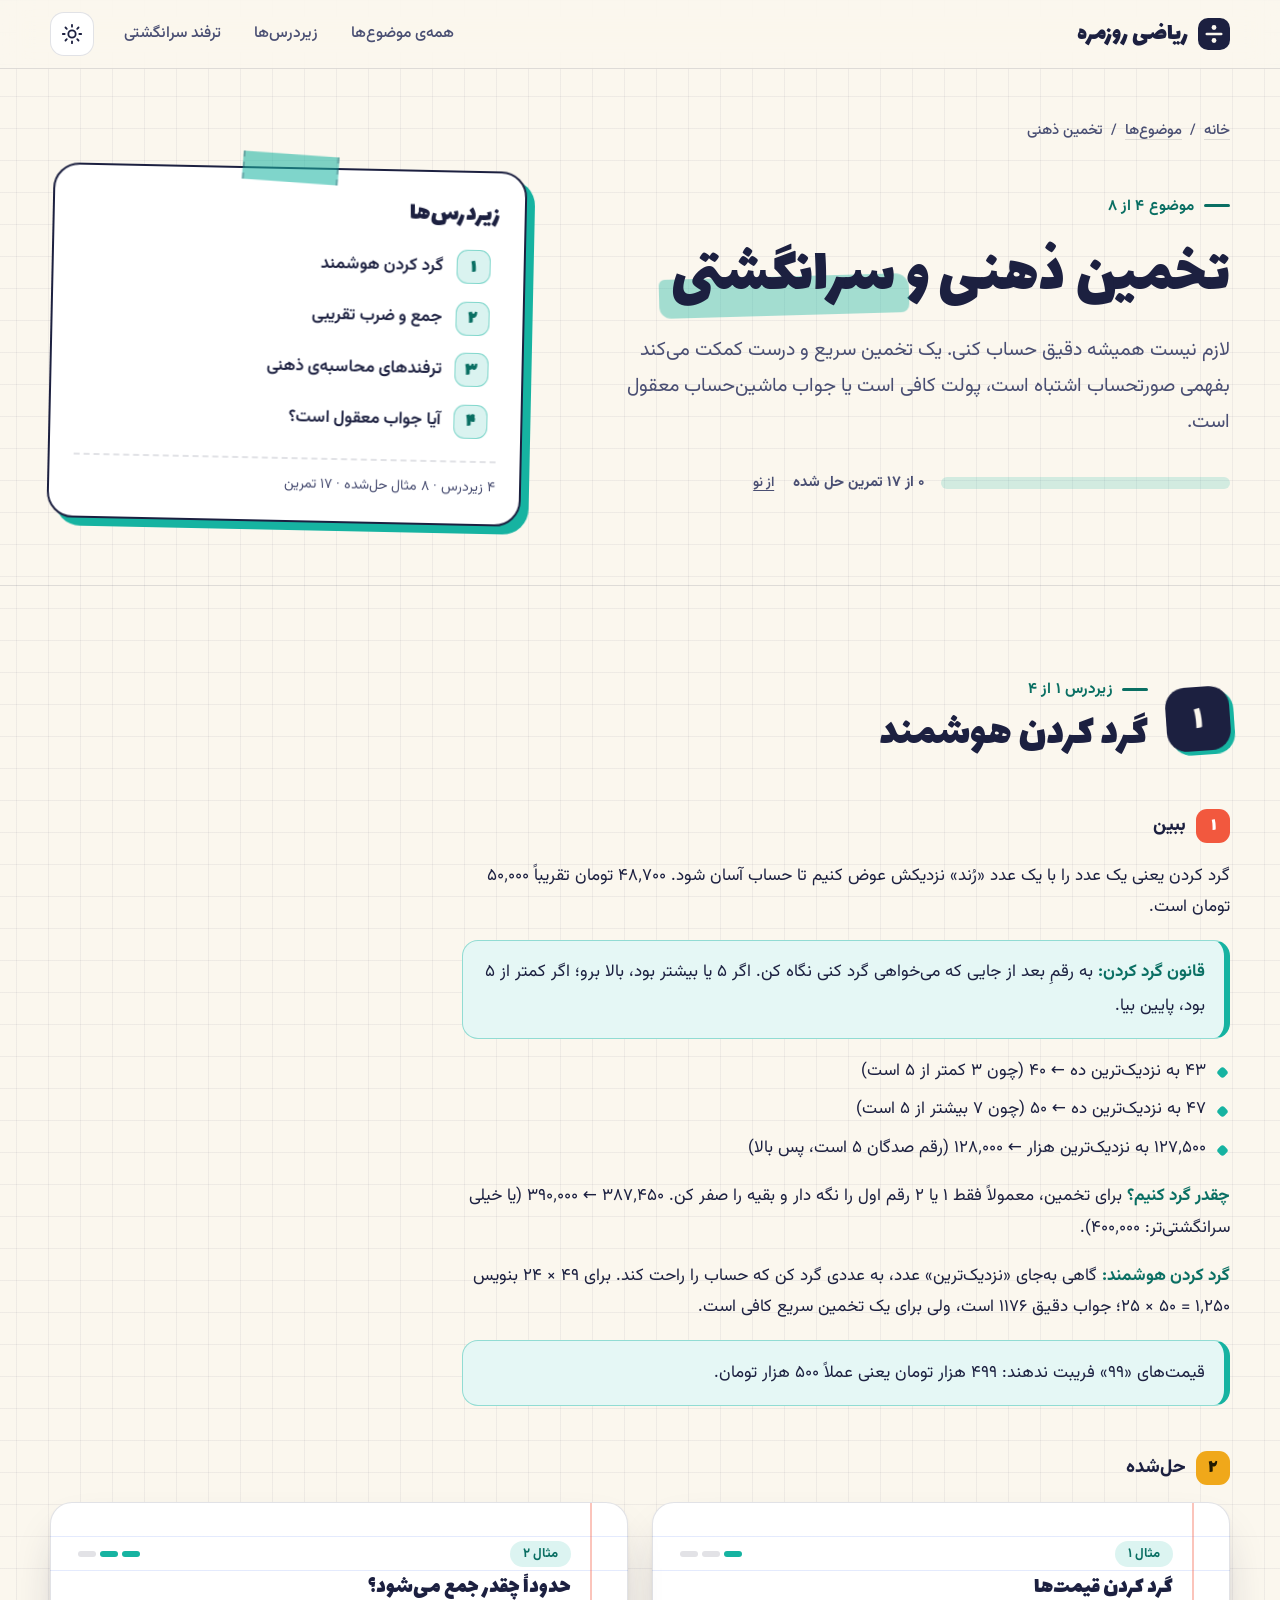
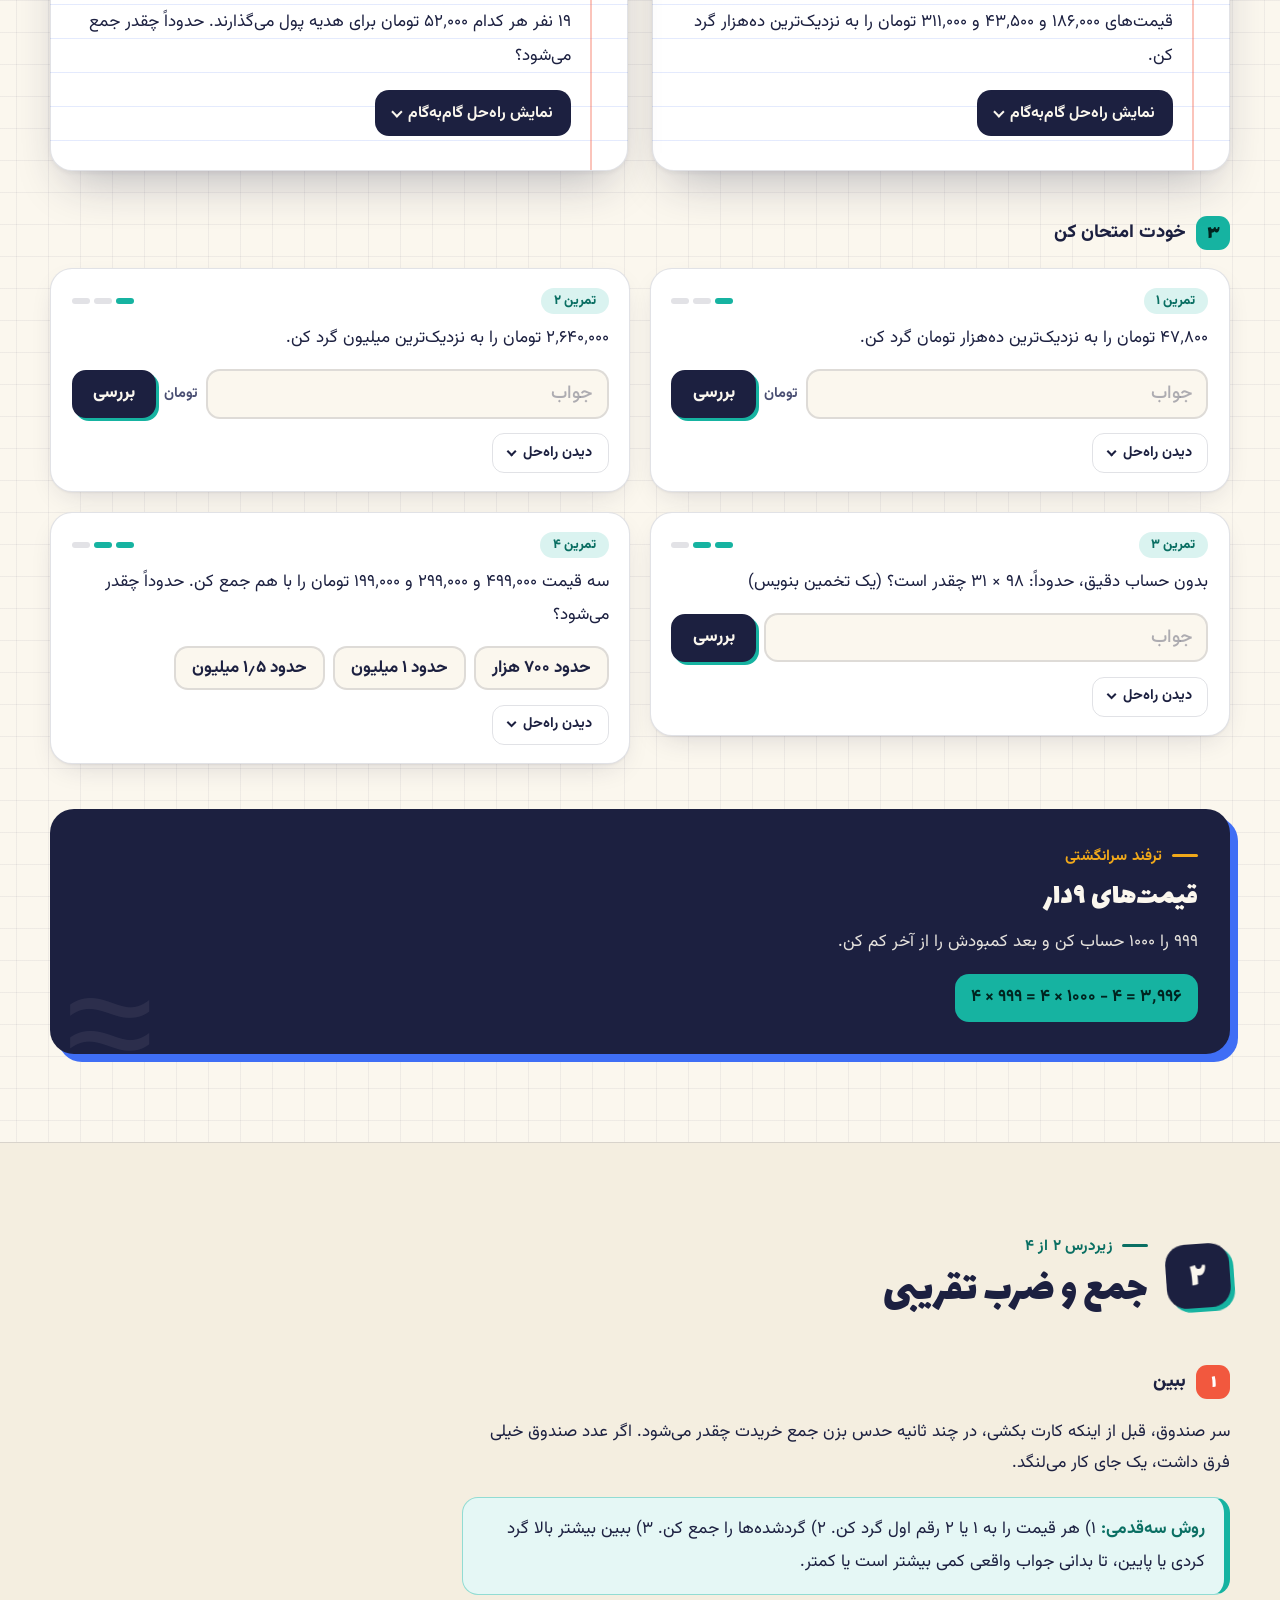
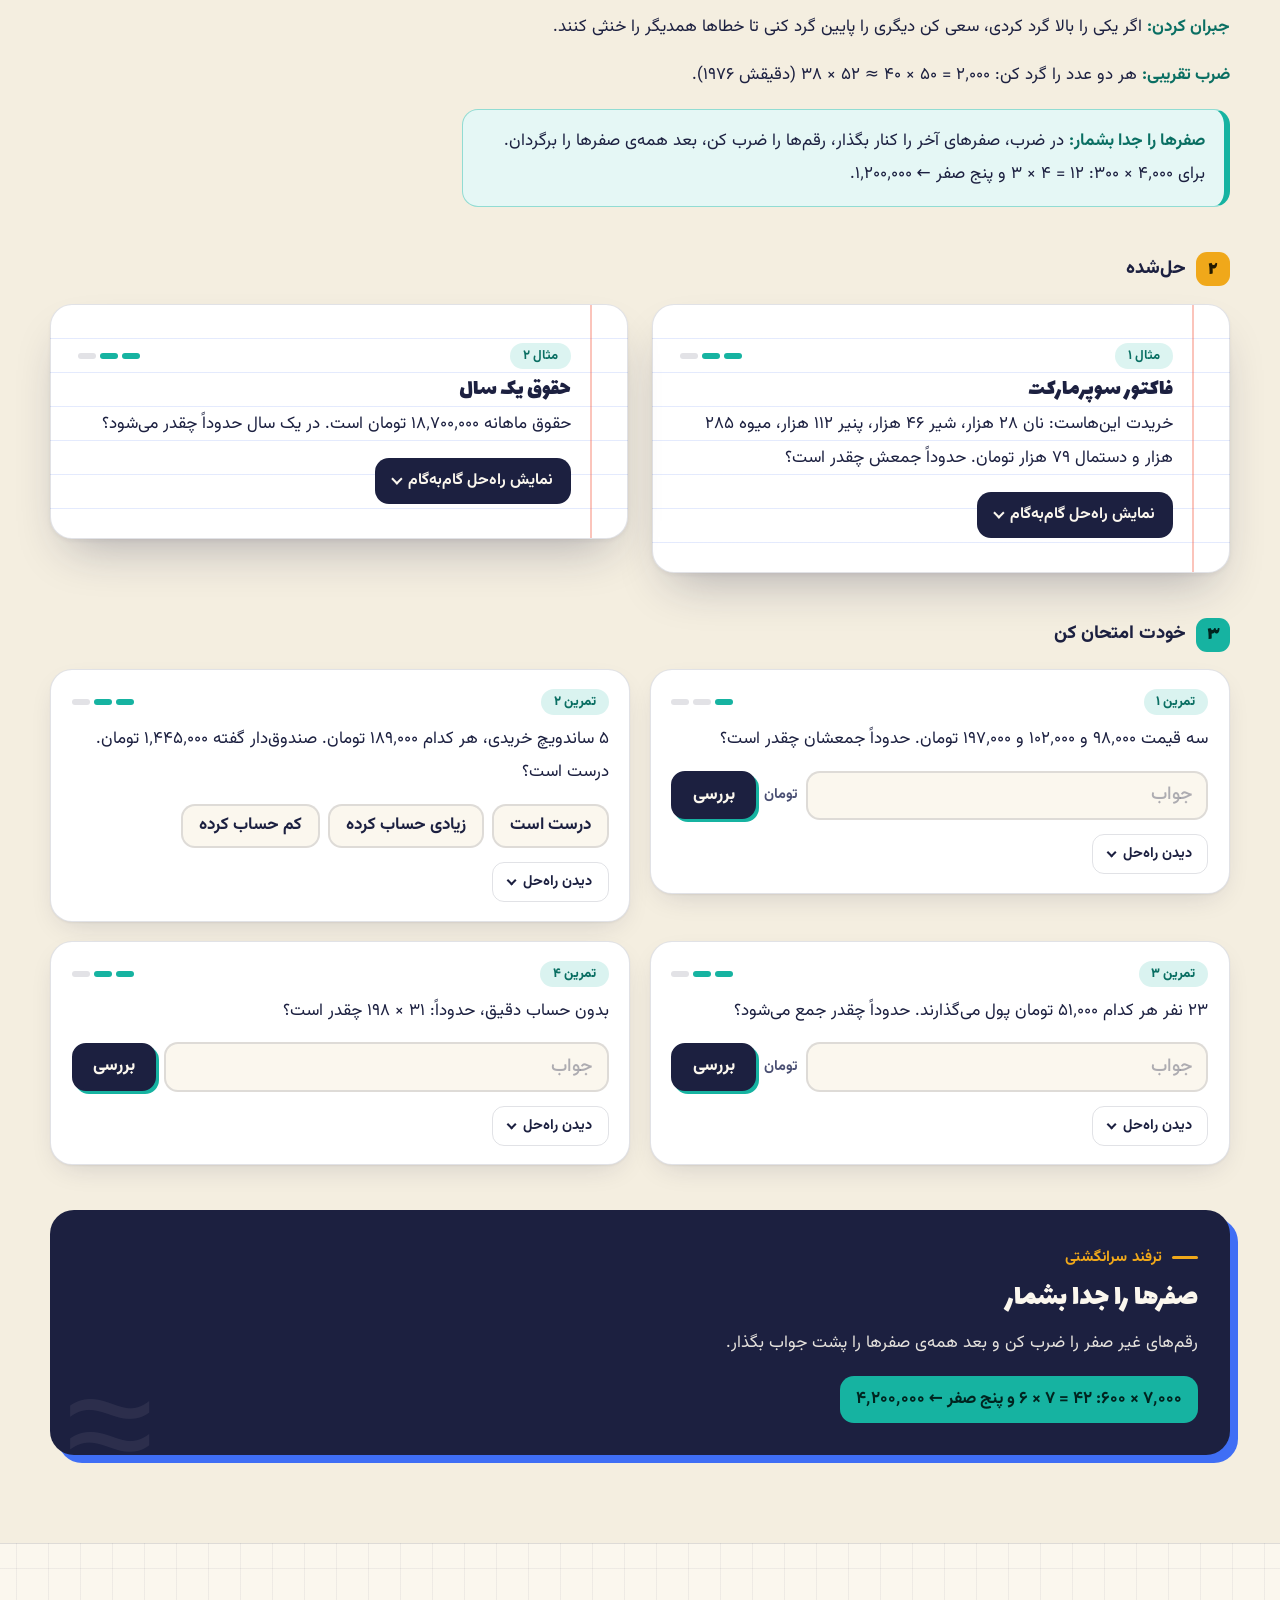
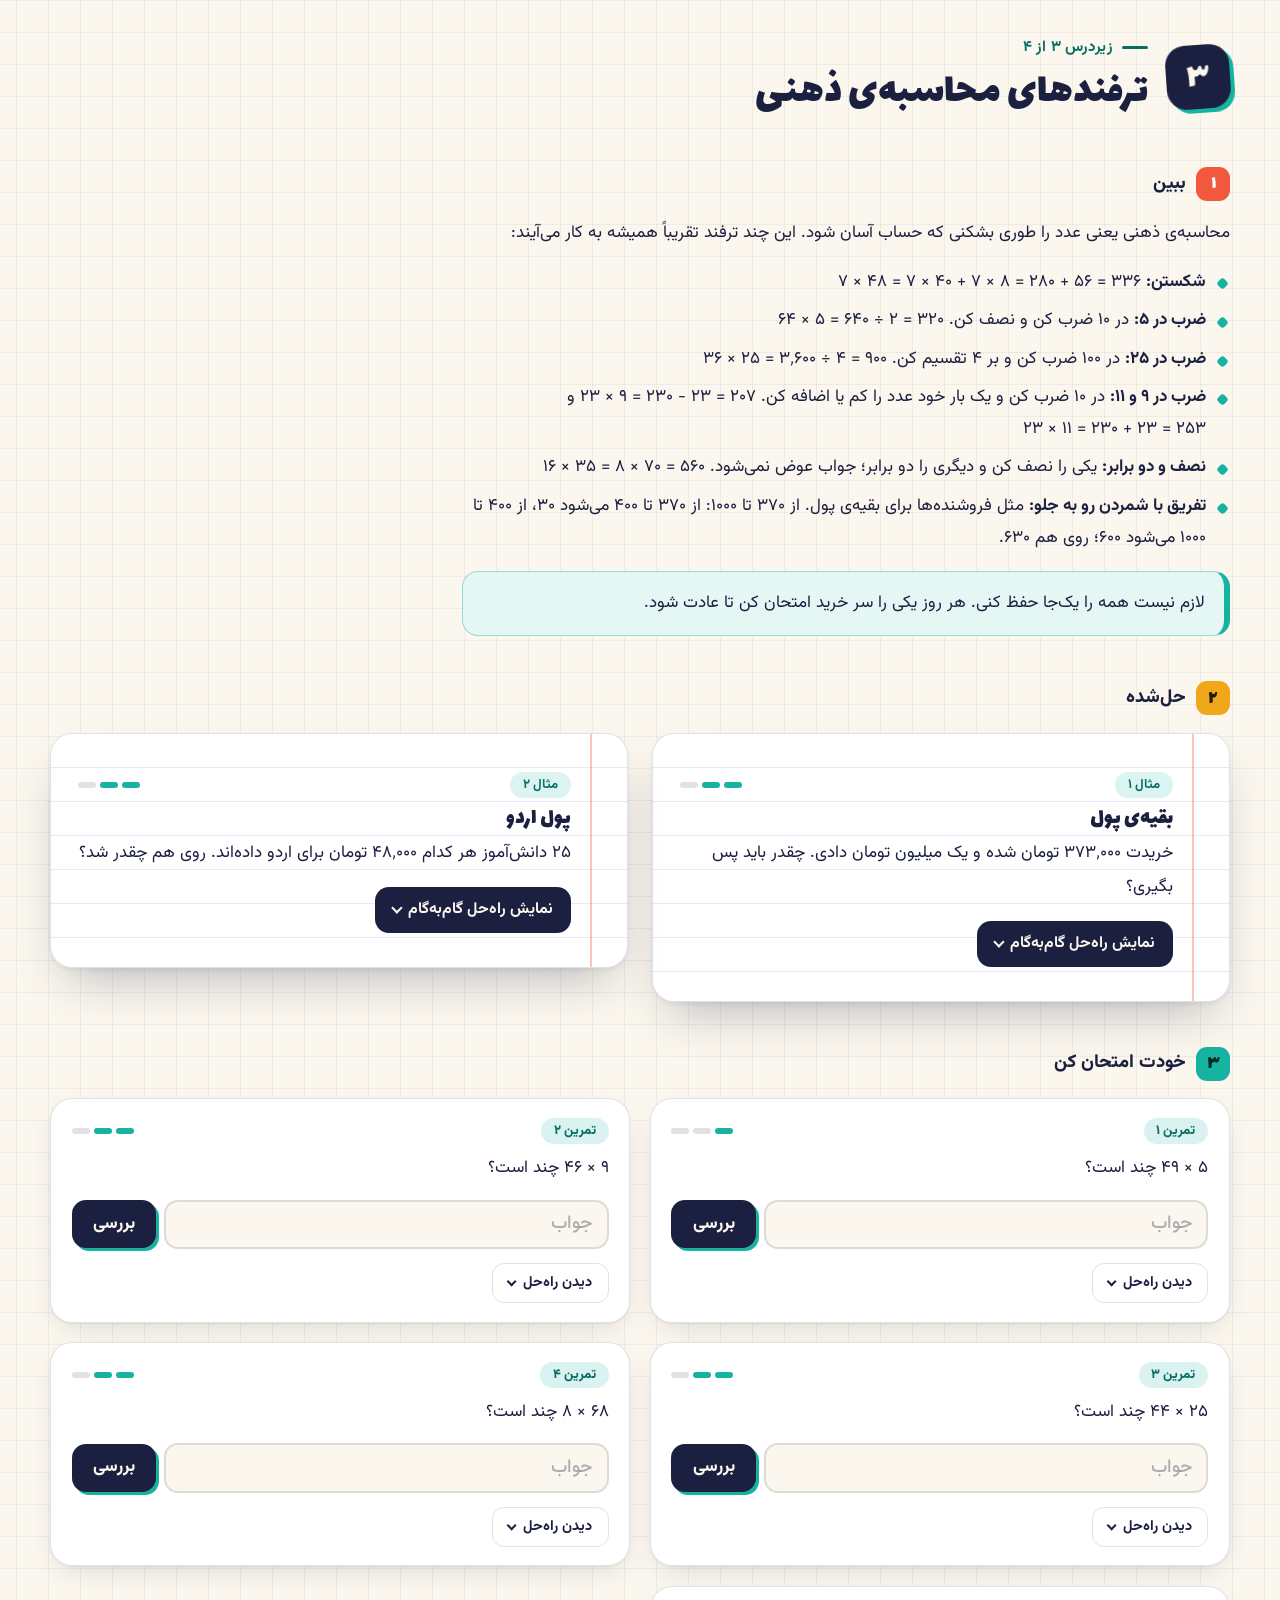
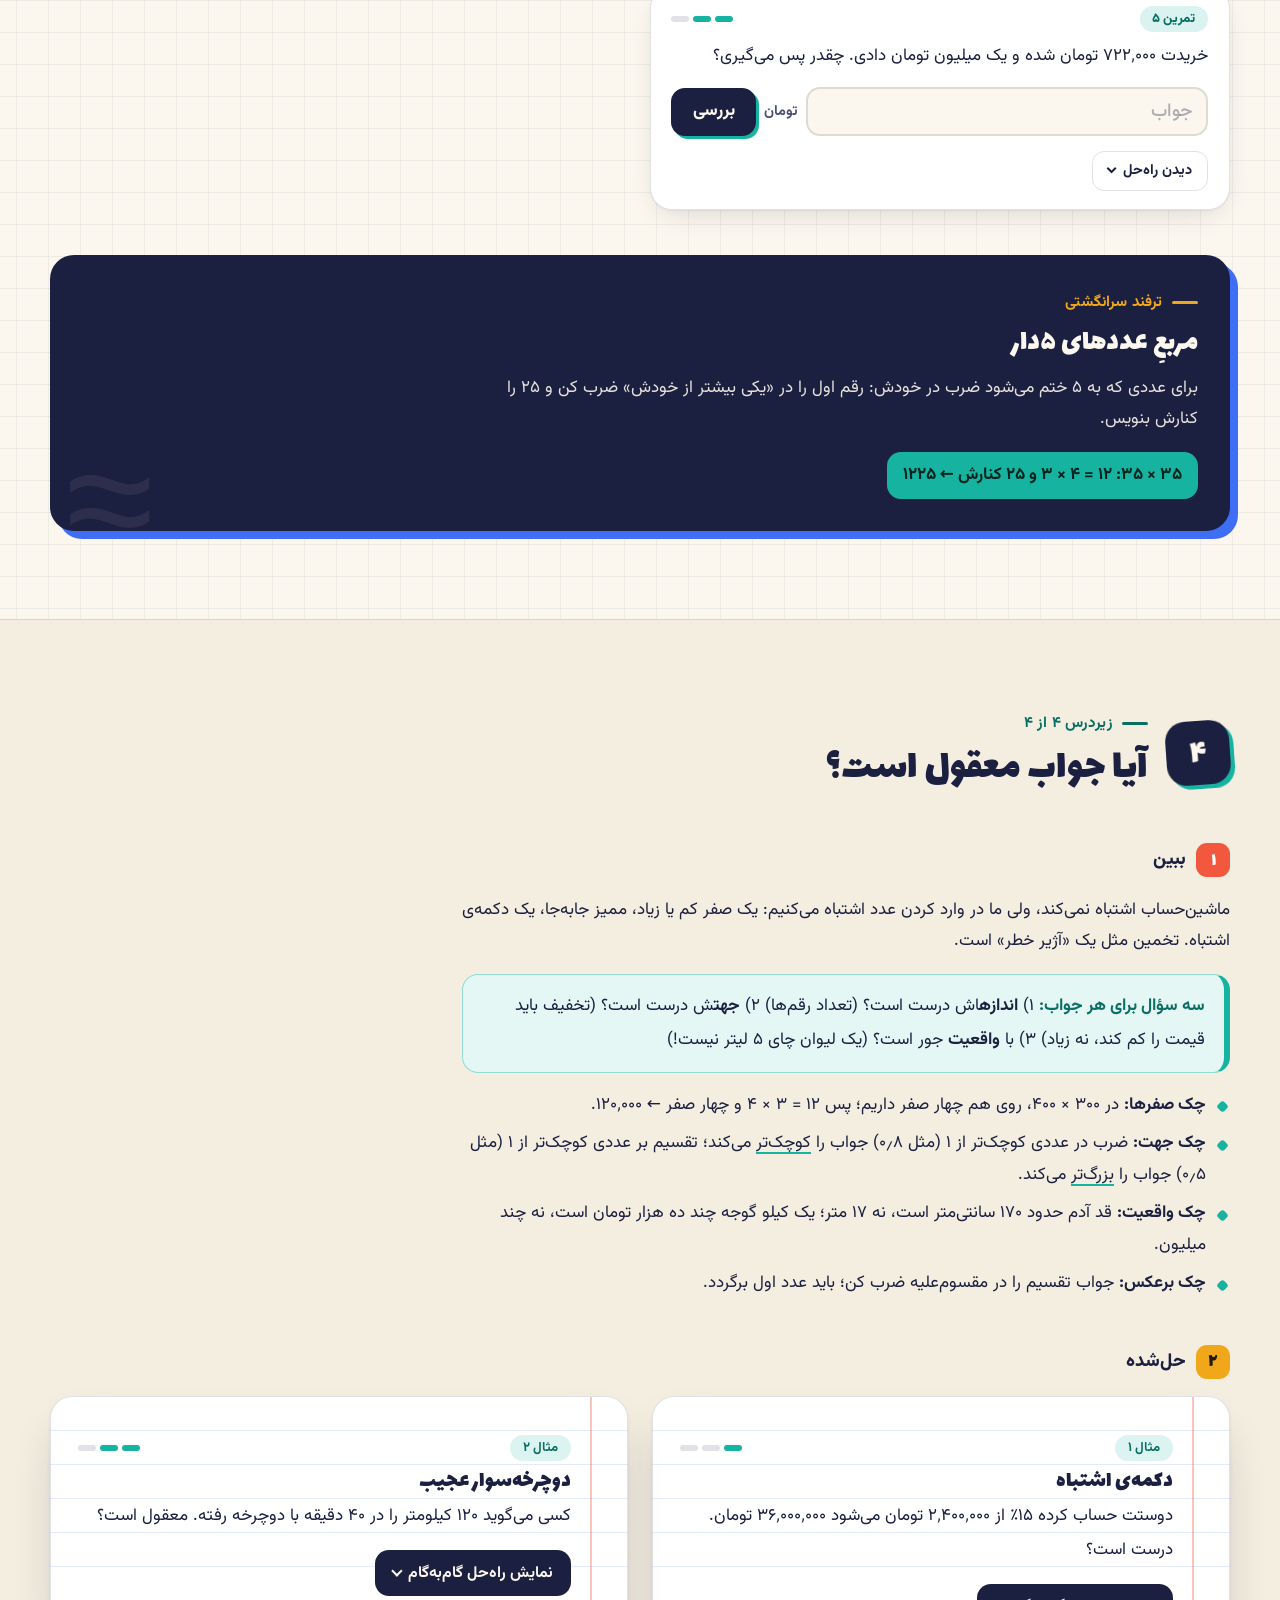
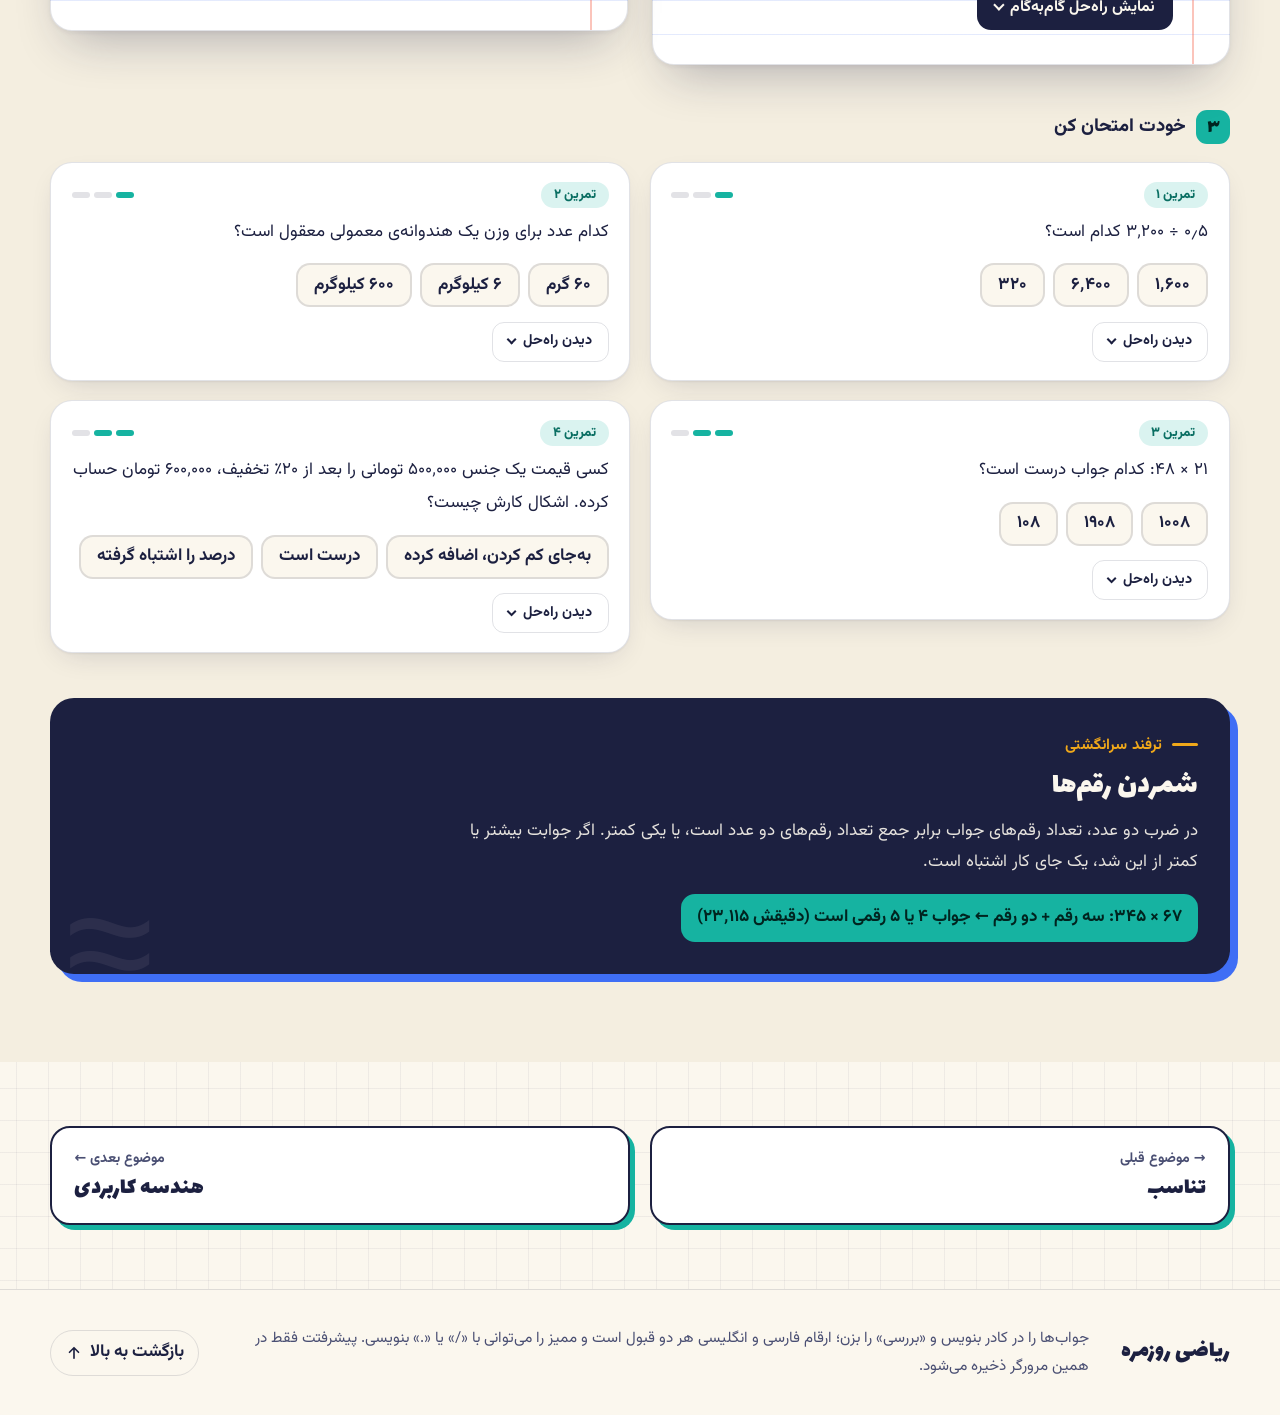
<file: riazi-rooz/lessons/estimation.html>
<!doctype html>
<html lang="fa" dir="rtl">
<head>
  <meta charset="utf-8">
  <meta name="viewport" content="width=device-width, initial-scale=1">
  <title>تخمین ذهنی و سرانگشتی | ریاضی روزمره</title>
  <meta name="description" content="آموزش گرد کردن، جمع و ضرب تقریبی، ترفندهای محاسبه‌ی ذهنی و بررسی معقول بودن جواب، با مثال‌های خرید روزانه و تمرین.">
  <meta name="theme-color" content="#fbf7ee" media="(prefers-color-scheme: light)">
  <meta name="theme-color" content="#0f1226" media="(prefers-color-scheme: dark)">
  <link rel="icon" href="../favicon.svg" type="image/svg+xml">
  <script>
    /* تم را پیش از اولین رندر تنظیم می‌کند تا چشمک نزند */
    (function () {
      var root = document.documentElement, theme = null;
      root.classList.add('js');
      try { theme = localStorage.getItem('theme'); } catch (e) {}
      if (theme !== 'light' && theme !== 'dark') {
        theme = window.matchMedia && matchMedia('(prefers-color-scheme: dark)').matches ? 'dark' : 'light';
      }
      root.setAttribute('data-theme', theme);
    })();
  </script>
  <link rel="stylesheet" href="../css/style.css">
</head>
<body class="lesson-page" data-topic="estimation" style="--c:var(--c-est);--c-ink:var(--c-est-ink)">
  <a class="skip-link" href="#main">پرش به محتوا</a>

  <!-- ============ هدر ============ -->
  <header class="site-header" id="top">
    <div class="container header-inner">
      <a class="brand" href="../index.html" aria-label="ریاضی روزمره، صفحه اصلی">
        <span class="brand-mark" aria-hidden="true">
          <svg viewBox="0 0 32 32" width="32" height="32"><rect width="32" height="32" rx="10" fill="currentColor"/><circle cx="16" cy="9.5" r="2.4" fill="var(--bg)"/><circle cx="16" cy="22.5" r="2.4" fill="var(--bg)"/><rect x="7.5" y="14.7" width="17" height="2.6" rx="1.3" fill="var(--bg)"/></svg>
        </span>
        <span class="brand-name">ریاضی روزمره</span>
      </a>

      <nav class="main-nav" id="main-nav" aria-label="منوی اصلی">
        <a href="../index.html#topics">همه‌ی موضوع‌ها</a>
        <a href="#toc">زیردرس‌ها</a>
        <a href="../index.html#tricks">ترفند سرانگشتی</a>
      </nav>

      <div class="header-actions">
        <button class="icon-btn" id="theme-toggle" type="button" aria-label="تغییر حالت روشن/تیره" title="تغییر حالت روشن/تیره">
          <svg class="i-sun" viewBox="0 0 24 24" width="22" height="22" fill="none" stroke="currentColor" stroke-width="2" stroke-linecap="round" stroke-linejoin="round" aria-hidden="true"><circle cx="12" cy="12" r="4"/><path d="M12 2v2M12 20v2M4.9 4.9l1.4 1.4M17.7 17.7l1.4 1.4M2 12h2M20 12h2M4.9 19.1l1.4-1.4M17.7 6.3l1.4-1.4"/></svg>
          <svg class="i-moon" viewBox="0 0 24 24" width="22" height="22" fill="none" stroke="currentColor" stroke-width="2" stroke-linecap="round" stroke-linejoin="round" aria-hidden="true"><path d="M21 12.8A9 9 0 1 1 11.2 3a7 7 0 0 0 9.8 9.8z"/></svg>
        </button>
        <button class="icon-btn menu-btn" id="menu-btn" type="button" aria-label="باز و بسته کردن منو" aria-expanded="false" aria-controls="main-nav">
          <svg viewBox="0 0 24 24" width="22" height="22" fill="none" stroke="currentColor" stroke-width="2" stroke-linecap="round" aria-hidden="true"><path class="bar b1" d="M4 7h16"/><path class="bar b2" d="M4 12h16"/><path class="bar b3" d="M4 17h16"/></svg>
        </button>
      </div>
    </div>
  </header>

  <main id="main">
<section class="lesson-hero" aria-labelledby="page-title">
<div class="container">
<nav class="crumbs" aria-label="مسیر"><a href="../index.html">خانه</a><span aria-hidden="true">/</span><a href="../index.html#topics">موضوع‌ها</a><span aria-hidden="true">/</span><span aria-current="page">تخمین ذهنی</span></nav>
<div class="lh-grid">
<div class="lh-copy">
<p class="kicker">موضوع ۴ از ۸</p>
<h1 id="page-title">تخمین ذهنی و <span class="mark">سرانگشتی</span></h1>
<p class="lead">لازم نیست همیشه دقیق حساب کنی. یک تخمین سریع و درست کمکت می‌کند بفهمی صورتحساب اشتباه است، پولت کافی است یا جواب ماشین‌حساب معقول است.</p>
<div class="progress">
<span class="progress-track" aria-hidden="true"><span class="progress-fill" id="progress-fill"></span></span>
<span class="progress-text" id="progress-text">۰ از ۱۷ تمرین حل شده</span>
<button type="button" class="link-btn" id="progress-reset">از نو</button>
</div>
</div>
<nav class="toc card-sticker" id="toc" aria-labelledby="toc-title">
<span class="tape" aria-hidden="true"></span>
<h2 id="toc-title">زیردرس‌ها</h2>
<ol class="toc-list"><li><a href="#e1">گرد کردن هوشمند</a></li><li><a href="#e2">جمع و ضرب تقریبی</a></li><li><a href="#e3">ترفندهای محاسبه‌ی ذهنی</a></li><li><a href="#e4">آیا جواب معقول است؟</a></li></ol>
<p class="toc-meta">۴ زیردرس · ۸ مثال حل‌شده · ۱۷ تمرین</p>
</nav>
</div>
</div>
</section>

<section class="lesson" id="e1" aria-labelledby="e1-t">
<div class="container">
<header class="lesson-head"><span class="lesson-n" aria-hidden="true">۱</span><div><p class="kicker">زیردرس ۱ از ۴</p><h2 id="e1-t">گرد کردن هوشمند</h2></div></header>
<div class="part part-see"><h3 class="part-label"><span class="pn" aria-hidden="true">۱</span>ببین</h3><div class="prose">
<p>گرد کردن یعنی یک عدد را با یک عدد «رُند» نزدیکش عوض کنیم تا حساب آسان شود. ۴۸٬۷۰۰ تومان تقریباً ۵۰٬۰۰۰ تومان است.</p>
<div class="key"><b>قانون گرد کردن:</b> به رقمِ بعد از جایی که می‌خواهی گرد کنی نگاه کن. اگر ۵ یا بیشتر بود، بالا برو؛ اگر کمتر از ۵ بود، پایین بیا.</div>
<ul class="dots"><li>۴۳ به نزدیک‌ترین ده ← ۴۰ (چون ۳ کمتر از ۵ است)</li><li>۴۷ به نزدیک‌ترین ده ← ۵۰ (چون ۷ بیشتر از ۵ است)</li><li>۱۲۷٬۵۰۰ به نزدیک‌ترین هزار ← ۱۲۸٬۰۰۰ (رقم صدگان ۵ است، پس بالا)</li></ul>
<p><strong>چقدر گرد کنیم؟</strong> برای تخمین، معمولاً فقط ۱ یا ۲ رقم اول را نگه دار و بقیه را صفر کن. ۳۸۷٬۴۵۰ ← ۳۹۰٬۰۰۰ (یا خیلی سرانگشتی‌تر: ۴۰۰٬۰۰۰).</p>
<p><strong>گرد کردن هوشمند:</strong> گاهی به‌جای «نزدیک‌ترین» عدد، به عددی گرد کن که حساب را راحت کند. برای <span class="eq">۲۴ × ۴۹</span> بنویس <span class="eq">۲۵ × ۵۰ = ۱٬۲۵۰</span>؛ جواب دقیق ۱۱۷۶ است، ولی برای یک تخمین سریع کافی است.</p>
<div class="key">قیمت‌های «۹۹» فریبت ندهند: ۴۹۹ هزار تومان یعنی عملاً ۵۰۰ هزار تومان.</div>
</div></div>
<div class="part part-solved"><h3 class="part-label"><span class="pn" aria-hidden="true">۲</span>حل‌شده</h3><div class="examples">
<article class="question card-paper"><div class="q-top"><span class="q-tag">مثال ۱</span><span class="q-level" aria-label="سطح: آسان"><i class="on"></i><i></i><i></i></span></div><h4>گرد کردن قیمت‌ها</h4><p>قیمت‌های ۱۸۶٬۰۰۰ و ۴۳٬۵۰۰ و ۳۱۱٬۰۰۰ تومان را به نزدیک‌ترین ده‌هزار گرد کن.</p><details class="solution"><summary><span class="when-closed">نمایش راه‌حل گام‌به‌گام</span><span class="when-open">بستن راه‌حل</span></summary><ol class="solution-steps"><li>۱۸۶٬۰۰۰: رقم بعد از ده‌هزارگان (هزارگان) ۶ است، پس بالا ← <b>۱۹۰٬۰۰۰</b></li><li>۴۳٬۵۰۰: رقم هزارگان ۳ است، پس پایین ← <b>۴۰٬۰۰۰</b></li><li>۳۱۱٬۰۰۰: رقم هزارگان ۱ است، پس پایین ← <b>۳۱۰٬۰۰۰</b></li></ol></details></article>
<article class="question card-paper"><div class="q-top"><span class="q-tag">مثال ۲</span><span class="q-level" aria-label="سطح: متوسط"><i class="on"></i><i class="on"></i><i></i></span></div><h4>حدوداً چقدر جمع می‌شود؟</h4><p>۱۹ نفر هر کدام ۵۲٬۰۰۰ تومان برای هدیه پول می‌گذارند. حدوداً چقدر جمع می‌شود؟</p><details class="solution"><summary><span class="when-closed">نمایش راه‌حل گام‌به‌گام</span><span class="when-open">بستن راه‌حل</span></summary><ol class="solution-steps"><li>۱۹ ≈ ۲۰ و ۵۲٬۰۰۰ ≈ ۵۰٬۰۰۰</li><li><span class="eq">۲۰ × ۵۰٬۰۰۰ = <b>۱٬۰۰۰٬۰۰۰</b></span> تومان (حدوداً).</li></ol><p class="check">جواب دقیق ۹۸۸٬۰۰۰ تومان است؛ تخمین ما فقط حدود ۱٪ اختلاف دارد. یکی را بالا و دیگری را پایین گرد کردیم و خطاها همدیگر را خنثی کردند.</p></details></article>
</div></div>
<div class="part part-try"><h3 class="part-label"><span class="pn" aria-hidden="true">۳</span>خودت امتحان کن</h3><div class="exercises">
<div class="exercise" id="e1-q1" data-answer="50000" data-unit="تومان"><div class="ex-top"><span class="ex-n">تمرین ۱</span><span class="q-level" aria-label="سطح: آسان"><i class="on"></i><i></i><i></i></span></div><div class="ex-q"><p>۴۷٬۸۰۰ تومان را به نزدیک‌ترین ده‌هزار تومان گرد کن.</p></div><details class="solution"><summary><span class="when-closed">دیدن راه‌حل</span><span class="when-open">بستن راه‌حل</span></summary><ol class="solution-steps"><li>رقم هزارگان ۷ است (۵ یا بیشتر)، پس بالا می‌رویم ← <b>۵۰٬۰۰۰</b> تومان.</li></ol></details></div>
<div class="exercise" id="e1-q2" data-answer="3000000" data-unit="تومان"><div class="ex-top"><span class="ex-n">تمرین ۲</span><span class="q-level" aria-label="سطح: آسان"><i class="on"></i><i></i><i></i></span></div><div class="ex-q"><p>۲٬۶۴۰٬۰۰۰ تومان را به نزدیک‌ترین میلیون گرد کن.</p></div><details class="solution"><summary><span class="when-closed">دیدن راه‌حل</span><span class="when-open">بستن راه‌حل</span></summary><ol class="solution-steps"><li>رقم بعد از میلیون (صدهزارگان) ۶ است، پس بالا ← <b>۳٬۰۰۰٬۰۰۰</b> تومان.</li></ol></details></div>
<div class="exercise" id="e1-q3" data-min="2800" data-max="3300" data-hint="۳۱ را ۳۰ و ۹۸ را ۱۰۰ بگیر."><div class="ex-top"><span class="ex-n">تمرین ۳</span><span class="q-level" aria-label="سطح: متوسط"><i class="on"></i><i class="on"></i><i></i></span></div><div class="ex-q"><p>بدون حساب دقیق، حدوداً: <span class="eq">۳۱ × ۹۸</span> چقدر است؟ (یک تخمین بنویس)</p></div><details class="solution"><summary><span class="when-closed">دیدن راه‌حل</span><span class="when-open">بستن راه‌حل</span></summary><ol class="solution-steps"><li>۳۱ ≈ ۳۰ و ۹۸ ≈ ۱۰۰</li><li><span class="eq">۳۰ × ۱۰۰ = <b>۳٬۰۰۰</b></span></li></ol><p class="check">جواب دقیق ۳۰۳۸ است. هر عددی بین ۲۸۰۰ تا ۳۳۰۰ تخمین خوبی است.</p></details></div>
<div class="exercise" id="e1-q4" data-choices="حدود ۷۰۰ هزار|حدود ۱ میلیون|حدود ۱٫۵ میلیون" data-correct="1"><div class="ex-top"><span class="ex-n">تمرین ۴</span><span class="q-level" aria-label="سطح: متوسط"><i class="on"></i><i class="on"></i><i></i></span></div><div class="ex-q"><p>سه قیمت ۴۹۹٬۰۰۰ و ۲۹۹٬۰۰۰ و ۱۹۹٬۰۰۰ تومان را با هم جمع کن. حدوداً چقدر می‌شود؟</p></div><details class="solution"><summary><span class="when-closed">دیدن راه‌حل</span><span class="when-open">بستن راه‌حل</span></summary><ol class="solution-steps"><li>گرد کن: ۵۰۰ + ۳۰۰ + ۲۰۰ = ۱۰۰۰ هزار تومان</li><li>یعنی <b>حدود ۱ میلیون</b> (دقیقش ۹۹۷٬۰۰۰ تومان).</li></ol></details></div>
</div></div>
<aside class="tip" aria-label="ترفند سرانگشتی"><p class="kicker">ترفند سرانگشتی</p><h3>قیمت‌های ۹دار</h3>
<p>۹۹۹ را ۱۰۰۰ حساب کن و بعد کمبودش را از آخر کم کن.</p>
<p class="trick-example"><span class="eq">۴ × ۹۹۹ = ۴ × ۱۰۰۰ − ۴ = <b>۳٬۹۹۶</b></span></p>
</aside>
</div>
</section>
<section class="lesson" id="e2" aria-labelledby="e2-t">
<div class="container">
<header class="lesson-head"><span class="lesson-n" aria-hidden="true">۲</span><div><p class="kicker">زیردرس ۲ از ۴</p><h2 id="e2-t">جمع و ضرب تقریبی</h2></div></header>
<div class="part part-see"><h3 class="part-label"><span class="pn" aria-hidden="true">۱</span>ببین</h3><div class="prose">
<p>سر صندوق، قبل از اینکه کارت بکشی، در چند ثانیه حدس بزن جمع خریدت چقدر می‌شود. اگر عدد صندوق خیلی فرق داشت، یک جای کار می‌لنگد.</p>
<div class="key"><b>روش سه‌قدمی:</b> ۱) هر قیمت را به ۱ یا ۲ رقم اول گرد کن. ۲) گرد‌شده‌ها را جمع کن. ۳) ببین بیشتر بالا گرد کردی یا پایین، تا بدانی جواب واقعی کمی بیشتر است یا کمتر.</div>
<p><strong>جبران کردن:</strong> اگر یکی را بالا گرد کردی، سعی کن دیگری را پایین گرد کنی تا خطاها همدیگر را خنثی کنند.</p>
<p><strong>ضرب تقریبی:</strong> هر دو عدد را گرد کن: <span class="eq">۳۸ × ۵۲ ≈ ۴۰ × ۵۰ = ۲٬۰۰۰</span> (دقیقش ۱۹۷۶).</p>
<div class="key"><b>صفرها را جدا بشمار:</b> در ضرب، صفرهای آخر را کنار بگذار، رقم‌ها را ضرب کن، بعد همه‌ی صفرها را برگردان. برای <span class="eq">۳۰۰ × ۴٬۰۰۰</span>: <span class="eq">۳ × ۴ = ۱۲</span> و پنج صفر ← ۱٬۲۰۰٬۰۰۰.</div>
</div></div>
<div class="part part-solved"><h3 class="part-label"><span class="pn" aria-hidden="true">۲</span>حل‌شده</h3><div class="examples">
<article class="question card-paper"><div class="q-top"><span class="q-tag">مثال ۱</span><span class="q-level" aria-label="سطح: متوسط"><i class="on"></i><i class="on"></i><i></i></span></div><h4>فاکتور سوپرمارکت</h4><p>خریدت این‌هاست: نان ۲۸ هزار، شیر ۴۶ هزار، پنیر ۱۱۲ هزار، میوه ۲۸۵ هزار و دستمال ۷۹ هزار تومان. حدوداً جمعش چقدر است؟</p><details class="solution"><summary><span class="when-closed">نمایش راه‌حل گام‌به‌گام</span><span class="when-open">بستن راه‌حل</span></summary><ol class="solution-steps"><li>گرد کن (به هزار تومان): ۳۰ + ۵۰ + ۱۱۰ + ۲۹۰ + ۸۰</li><li>پله‌پله: <span class="eq">۳۰ + ۵۰ = ۸۰</span>، <span class="eq">۸۰ + ۱۱۰ = ۱۹۰</span>، <span class="eq">۱۹۰ + ۲۹۰ = ۴۸۰</span>، <span class="eq">۴۸۰ + ۸۰ = ۵۶۰</span></li><li>حدود <b>۵۶۰ هزار</b> تومان.</li></ol><p class="check">جمع دقیق ۵۵۰ هزار است. اگر صندوق ۸۵۰ هزار نوشته بود، فوراً می‌فهمیدی چیزی اشتباه است.</p></details></article>
<article class="question card-paper"><div class="q-top"><span class="q-tag">مثال ۲</span><span class="q-level" aria-label="سطح: متوسط"><i class="on"></i><i class="on"></i><i></i></span></div><h4>حقوق یک سال</h4><p>حقوق ماهانه ۱۸٬۷۰۰٬۰۰۰ تومان است. در یک سال حدوداً چقدر می‌شود؟</p><details class="solution"><summary><span class="when-closed">نمایش راه‌حل گام‌به‌گام</span><span class="when-open">بستن راه‌حل</span></summary><ol class="solution-steps"><li>۱۸٫۷ میلیون ≈ ۱۹ میلیون</li><li><span class="eq">۱۹ × ۱۲ = ۱۹ × ۱۰ + ۱۹ × ۲ = ۱۹۰ + ۳۸ = ۲۲۸</span></li><li>حدود <b>۲۲۸ میلیون</b> تومان (دقیقش ۲۲۴٫۴ میلیون).</li></ol></details></article>
</div></div>
<div class="part part-try"><h3 class="part-label"><span class="pn" aria-hidden="true">۳</span>خودت امتحان کن</h3><div class="exercises">
<div class="exercise" id="e2-q1" data-min="380000" data-max="420000" data-unit="تومان"><div class="ex-top"><span class="ex-n">تمرین ۱</span><span class="q-level" aria-label="سطح: آسان"><i class="on"></i><i></i><i></i></span></div><div class="ex-q"><p>سه قیمت ۹۸٬۰۰۰ و ۱۰۲٬۰۰۰ و ۱۹۷٬۰۰۰ تومان. حدوداً جمعشان چقدر است؟</p></div><details class="solution"><summary><span class="when-closed">دیدن راه‌حل</span><span class="when-open">بستن راه‌حل</span></summary><ol class="solution-steps"><li>گرد کن: ۱۰۰ + ۱۰۰ + ۲۰۰ = <b>۴۰۰ هزار</b> تومان.</li></ol><p class="check">دقیقش ۳۹۷ هزار است.</p></details></div>
<div class="exercise" id="e2-q2" data-choices="درست است|زیادی حساب کرده|کم حساب کرده" data-correct="1" data-hint="۱۸۹ هزار را ۲۰۰ هزار بگیر؛ ۵ تا چقدر می‌شود؟"><div class="ex-top"><span class="ex-n">تمرین ۲</span><span class="q-level" aria-label="سطح: متوسط"><i class="on"></i><i class="on"></i><i></i></span></div><div class="ex-q"><p>۵ ساندویچ خریدی، هر کدام ۱۸۹٬۰۰۰ تومان. صندوق‌دار گفته ۱٬۴۴۵٬۰۰۰ تومان. درست است؟</p></div><details class="solution"><summary><span class="when-closed">دیدن راه‌حل</span><span class="when-open">بستن راه‌حل</span></summary><ol class="solution-steps"><li>۱۸۹ ≈ ۲۰۰ ← <span class="eq">۵ × ۲۰۰ = ۱٬۰۰۰</span> هزار تومان.</li><li>چون بالا گرد کردیم، جواب واقعی حتی کمتر از ۱ میلیون است (دقیقش ۹۴۵ هزار).</li><li>پس صندوق‌دار <b>زیادی حساب کرده</b>؛ ۱٬۴۴۵٬۰۰۰ خیلی بیشتر از حد معقول است.</li></ol></details></div>
<div class="exercise" id="e2-q3" data-min="1100000" data-max="1300000" data-unit="تومان"><div class="ex-top"><span class="ex-n">تمرین ۳</span><span class="q-level" aria-label="سطح: متوسط"><i class="on"></i><i class="on"></i><i></i></span></div><div class="ex-q"><p>۲۳ نفر هر کدام ۵۱٬۰۰۰ تومان پول می‌گذارند. حدوداً چقدر جمع می‌شود؟</p></div><details class="solution"><summary><span class="when-closed">دیدن راه‌حل</span><span class="when-open">بستن راه‌حل</span></summary><ol class="solution-steps"><li>۵۱ هزار ≈ ۵۰ هزار</li><li><span class="eq">۲۳ × ۵۰٬۰۰۰ = ۱٬۱۵۰٬۰۰۰</span> ← حدود <b>۱٫۲ میلیون</b> تومان.</li></ol><p class="check">دقیقش ۱٬۱۷۳٬۰۰۰ است. هر عددی بین ۱٫۱ تا ۱٫۳ میلیون تخمین خوبی است.</p></details></div>
<div class="exercise" id="e2-q4" data-min="5500" data-max="6500"><div class="ex-top"><span class="ex-n">تمرین ۴</span><span class="q-level" aria-label="سطح: متوسط"><i class="on"></i><i class="on"></i><i></i></span></div><div class="ex-q"><p>بدون حساب دقیق، حدوداً: <span class="eq">۱۹۸ × ۳۱</span> چقدر است؟</p></div><details class="solution"><summary><span class="when-closed">دیدن راه‌حل</span><span class="when-open">بستن راه‌حل</span></summary><ol class="solution-steps"><li><span class="eq">۲۰۰ × ۳۰ = <b>۶٬۰۰۰</b></span></li></ol><p class="check">دقیقش ۶۱۳۸ است.</p></details></div>
</div></div>
<aside class="tip" aria-label="ترفند سرانگشتی"><p class="kicker">ترفند سرانگشتی</p><h3>صفرها را جدا بشمار</h3>
<p>رقم‌های غیر صفر را ضرب کن و بعد همه‌ی صفرها را پشت جواب بگذار.</p>
<p class="trick-example"><span class="eq">۶۰۰ × ۷٬۰۰۰</span>: <span class="eq">۶ × ۷ = ۴۲</span> و پنج صفر ← <b>۴٬۲۰۰٬۰۰۰</b></p>
</aside>
</div>
</section>
<section class="lesson" id="e3" aria-labelledby="e3-t">
<div class="container">
<header class="lesson-head"><span class="lesson-n" aria-hidden="true">۳</span><div><p class="kicker">زیردرس ۳ از ۴</p><h2 id="e3-t">ترفندهای محاسبه‌ی ذهنی</h2></div></header>
<div class="part part-see"><h3 class="part-label"><span class="pn" aria-hidden="true">۱</span>ببین</h3><div class="prose">
<p>محاسبه‌ی ذهنی یعنی عدد را طوری بشکنی که حساب آسان شود. این چند ترفند تقریباً همیشه به کار می‌آیند:</p>
<ul class="dots"><li><b>شکستن:</b> <span class="eq">۷ × ۴۸ = ۷ × ۴۰ + ۷ × ۸ = ۲۸۰ + ۵۶ = ۳۳۶</span></li><li><b>ضرب در ۵:</b> در ۱۰ ضرب کن و نصف کن. <span class="eq">۶۴ × ۵ = ۶۴۰ ÷ ۲ = ۳۲۰</span></li><li><b>ضرب در ۲۵:</b> در ۱۰۰ ضرب کن و بر ۴ تقسیم کن. <span class="eq">۳۶ × ۲۵ = ۳٬۶۰۰ ÷ ۴ = ۹۰۰</span></li><li><b>ضرب در ۹ و ۱۱:</b> در ۱۰ ضرب کن و یک بار خود عدد را کم یا اضافه کن. <span class="eq">۲۳ × ۹ = ۲۳۰ − ۲۳ = ۲۰۷</span> و <span class="eq">۲۳ × ۱۱ = ۲۳۰ + ۲۳ = ۲۵۳</span></li><li><b>نصف و دو برابر:</b> یکی را نصف کن و دیگری را دو برابر؛ جواب عوض نمی‌شود. <span class="eq">۱۶ × ۳۵ = ۸ × ۷۰ = ۵۶۰</span></li><li><b>تفریق با شمردن رو به جلو:</b> مثل فروشنده‌ها برای بقیه‌ی پول. از ۳۷۰ تا ۱۰۰۰: از ۳۷۰ تا ۴۰۰ می‌شود ۳۰، از ۴۰۰ تا ۱۰۰۰ می‌شود ۶۰۰؛ روی هم ۶۳۰.</li></ul>
<div class="key">لازم نیست همه را یک‌جا حفظ کنی. هر روز یکی را سر خرید امتحان کن تا عادت شود.</div>
</div></div>
<div class="part part-solved"><h3 class="part-label"><span class="pn" aria-hidden="true">۲</span>حل‌شده</h3><div class="examples">
<article class="question card-paper"><div class="q-top"><span class="q-tag">مثال ۱</span><span class="q-level" aria-label="سطح: متوسط"><i class="on"></i><i class="on"></i><i></i></span></div><h4>بقیه‌ی پول</h4><p>خریدت ۳۷۳٬۰۰۰ تومان شده و یک میلیون تومان دادی. چقدر باید پس بگیری؟</p><details class="solution"><summary><span class="when-closed">نمایش راه‌حل گام‌به‌گام</span><span class="when-open">بستن راه‌حل</span></summary><ol class="solution-steps"><li>رو به جلو بشمار (به هزار تومان): از ۳۷۳ تا ۳۸۰ ← ۷</li><li>از ۳۸۰ تا ۴۰۰ ← ۲۰</li><li>از ۴۰۰ تا ۱۰۰۰ ← ۶۰۰</li><li><span class="eq">۷ + ۲۰ + ۶۰۰ = ۶۲۷</span> ← <b>۶۲۷٬۰۰۰</b> تومان.</li></ol></details></article>
<article class="question card-paper"><div class="q-top"><span class="q-tag">مثال ۲</span><span class="q-level" aria-label="سطح: متوسط"><i class="on"></i><i class="on"></i><i></i></span></div><h4>پول اردو</h4><p>۲۵ دانش‌آموز هر کدام ۴۸٬۰۰۰ تومان برای اردو داده‌اند. روی هم چقدر شد؟</p><details class="solution"><summary><span class="when-closed">نمایش راه‌حل گام‌به‌گام</span><span class="when-open">بستن راه‌حل</span></summary><ol class="solution-steps"><li>ضرب در ۲۵ = ضرب در ۱۰۰ و تقسیم بر ۴</li><li><span class="eq">۴۸ × ۱۰۰ = ۴٬۸۰۰</span> و <span class="eq">۴٬۸۰۰ ÷ ۴ = ۱٬۲۰۰</span></li><li>پس <span class="eq">۴۸ × ۲۵ = ۱٬۲۰۰</span> و با سه صفرِ هزار: <b>۱٬۲۰۰٬۰۰۰</b> تومان.</li></ol></details></article>
</div></div>
<div class="part part-try"><h3 class="part-label"><span class="pn" aria-hidden="true">۳</span>خودت امتحان کن</h3><div class="exercises">
<div class="exercise" id="e3-q1" data-answer="245" data-hint="در ۱۰ ضرب کن و نصف کن."><div class="ex-top"><span class="ex-n">تمرین ۱</span><span class="q-level" aria-label="سطح: آسان"><i class="on"></i><i></i><i></i></span></div><div class="ex-q"><p><span class="eq">۴۹ × ۵</span> چند است؟</p></div><details class="solution"><summary><span class="when-closed">دیدن راه‌حل</span><span class="when-open">بستن راه‌حل</span></summary><ol class="solution-steps"><li><span class="eq">۴۹ × ۱۰ = ۴۹۰</span> و نصفش: <b>۲۴۵</b></li></ol></details></div>
<div class="exercise" id="e3-q2" data-answer="414"><div class="ex-top"><span class="ex-n">تمرین ۲</span><span class="q-level" aria-label="سطح: متوسط"><i class="on"></i><i class="on"></i><i></i></span></div><div class="ex-q"><p><span class="eq">۴۶ × ۹</span> چند است؟</p></div><details class="solution"><summary><span class="when-closed">دیدن راه‌حل</span><span class="when-open">بستن راه‌حل</span></summary><ol class="solution-steps"><li><span class="eq">۴۶ × ۱۰ = ۴۶۰</span></li><li>یک ۴۶ کم کن: <span class="eq">۴۶۰ − ۴۶ = <b>۴۱۴</b></span></li></ol></details></div>
<div class="exercise" id="e3-q3" data-answer="1100"><div class="ex-top"><span class="ex-n">تمرین ۳</span><span class="q-level" aria-label="سطح: متوسط"><i class="on"></i><i class="on"></i><i></i></span></div><div class="ex-q"><p><span class="eq">۴۴ × ۲۵</span> چند است؟</p></div><details class="solution"><summary><span class="when-closed">دیدن راه‌حل</span><span class="when-open">بستن راه‌حل</span></summary><ol class="solution-steps"><li><span class="eq">۴۴ × ۱۰۰ = ۴٬۴۰۰</span></li><li>تقسیم بر ۴: <span class="eq">۴٬۴۰۰ ÷ ۴ = <b>۱٬۱۰۰</b></span></li></ol></details></div>
<div class="exercise" id="e3-q4" data-answer="544" data-hint="۶۸ را بشکن: ۶۰ و ۸."><div class="ex-top"><span class="ex-n">تمرین ۴</span><span class="q-level" aria-label="سطح: متوسط"><i class="on"></i><i class="on"></i><i></i></span></div><div class="ex-q"><p><span class="eq">۸ × ۶۸</span> چند است؟</p></div><details class="solution"><summary><span class="when-closed">دیدن راه‌حل</span><span class="when-open">بستن راه‌حل</span></summary><ol class="solution-steps"><li><span class="eq">۸ × ۶۰ = ۴۸۰</span> و <span class="eq">۸ × ۸ = ۶۴</span></li><li><span class="eq">۴۸۰ + ۶۴ = <b>۵۴۴</b></span></li></ol></details></div>
<div class="exercise" id="e3-q5" data-answer="278000" data-unit="تومان"><div class="ex-top"><span class="ex-n">تمرین ۵</span><span class="q-level" aria-label="سطح: متوسط"><i class="on"></i><i class="on"></i><i></i></span></div><div class="ex-q"><p>خریدت ۷۲۲٬۰۰۰ تومان شده و یک میلیون تومان دادی. چقدر پس می‌گیری؟</p></div><details class="solution"><summary><span class="when-closed">دیدن راه‌حل</span><span class="when-open">بستن راه‌حل</span></summary><ol class="solution-steps"><li>از ۷۲۲ تا ۷۳۰ ← ۸ ؛ از ۷۳۰ تا ۸۰۰ ← ۷۰ ؛ از ۸۰۰ تا ۱۰۰۰ ← ۲۰۰</li><li><span class="eq">۸ + ۷۰ + ۲۰۰ = ۲۷۸</span> ← <b>۲۷۸٬۰۰۰</b> تومان.</li></ol></details></div>
</div></div>
<aside class="tip" aria-label="ترفند سرانگشتی"><p class="kicker">ترفند سرانگشتی</p><h3>مربعِ عددهای ۵دار</h3>
<p>برای عددی که به ۵ ختم می‌شود ضرب در خودش: رقم اول را در «یکی بیشتر از خودش» ضرب کن و ۲۵ را کنارش بنویس.</p>
<p class="trick-example"><span class="eq">۳۵ × ۳۵</span>: <span class="eq">۳ × ۴ = ۱۲</span> و ۲۵ کنارش ← <b>۱۲۲۵</b></p>
</aside>
</div>
</section>
<section class="lesson" id="e4" aria-labelledby="e4-t">
<div class="container">
<header class="lesson-head"><span class="lesson-n" aria-hidden="true">۴</span><div><p class="kicker">زیردرس ۴ از ۴</p><h2 id="e4-t">آیا جواب معقول است؟</h2></div></header>
<div class="part part-see"><h3 class="part-label"><span class="pn" aria-hidden="true">۱</span>ببین</h3><div class="prose">
<p>ماشین‌حساب اشتباه نمی‌کند، ولی ما در وارد کردن عدد اشتباه می‌کنیم: یک صفر کم یا زیاد، ممیز جابه‌جا، یک دکمه‌ی اشتباه. تخمین مثل یک «آژیر خطر» است.</p>
<div class="key"><b>سه سؤال برای هر جواب:</b> ۱) <b>اندازه</b>اش درست است؟ (تعداد رقم‌ها) ۲) <b>جهت</b>ش درست است؟ (تخفیف باید قیمت را کم کند، نه زیاد) ۳) با <b>واقعیت</b> جور است؟ (یک لیوان چای ۵ لیتر نیست!)</div>
<ul class="dots"><li><b>چک صفرها:</b> در <span class="eq">۴۰۰ × ۳۰۰</span>، روی هم چهار صفر داریم؛ پس <span class="eq">۴ × ۳ = ۱۲</span> و چهار صفر ← ۱۲۰٬۰۰۰.</li><li><b>چک جهت:</b> ضرب در عددی کوچک‌تر از ۱ (مثل ۰٫۸) جواب را <u>کوچک‌تر</u> می‌کند؛ تقسیم بر عددی کوچک‌تر از ۱ (مثل ۰٫۵) جواب را <u>بزرگ‌تر</u> می‌کند.</li><li><b>چک واقعیت:</b> قد آدم حدود ۱۷۰ سانتی‌متر است، نه ۱۷ متر؛ یک کیلو گوجه چند ده هزار تومان است، نه چند میلیون.</li><li><b>چک برعکس:</b> جواب تقسیم را در مقسوم‌علیه ضرب کن؛ باید عدد اول برگردد.</li></ul>
</div></div>
<div class="part part-solved"><h3 class="part-label"><span class="pn" aria-hidden="true">۲</span>حل‌شده</h3><div class="examples">
<article class="question card-paper"><div class="q-top"><span class="q-tag">مثال ۱</span><span class="q-level" aria-label="سطح: آسان"><i class="on"></i><i></i><i></i></span></div><h4>دکمه‌ی اشتباه</h4><p>دوستت حساب کرده ۱۵٪ از ۲٬۴۰۰٬۰۰۰ تومان می‌شود ۳۶٬۰۰۰٬۰۰۰ تومان. درست است؟</p><details class="solution"><summary><span class="when-closed">نمایش راه‌حل گام‌به‌گام</span><span class="when-open">بستن راه‌حل</span></summary><ol class="solution-steps"><li>تخمین: ۱۰٪ از ۲٫۴ میلیون = ۲۴۰ هزار؛ پس ۱۵٪ باید کمی بیشتر از ۲۴۰ هزار باشد.</li><li>جواب دوستت (۳۶ میلیون) حتی از خود ۲٫۴ میلیون هم بیشتر است! ۱۵٪ یک عدد نمی‌تواند از خودش بزرگ‌تر باشد.</li><li>او فقط ضرب در ۱۵ را انجام داده و تقسیم بر ۱۰۰ را فراموش کرده. جواب درست: <b>۳۶۰٬۰۰۰</b> تومان.</li></ol></details></article>
<article class="question card-paper"><div class="q-top"><span class="q-tag">مثال ۲</span><span class="q-level" aria-label="سطح: متوسط"><i class="on"></i><i class="on"></i><i></i></span></div><h4>دوچرخه‌سوار عجیب</h4><p>کسی می‌گوید ۱۲۰ کیلومتر را در ۴۰ دقیقه با دوچرخه رفته. معقول است؟</p><details class="solution"><summary><span class="when-closed">نمایش راه‌حل گام‌به‌گام</span><span class="when-open">بستن راه‌حل</span></summary><ol class="solution-steps"><li>۴۰ دقیقه، <span class="frac"><span>۲</span><span>۳</span></span> ساعت است. اگر در ۴۰ دقیقه ۱۲۰ کیلومتر برود، هر ۱۰ دقیقه ۳۰ کیلومتر می‌رود.</li><li>در ۶۰ دقیقه: <span class="eq">۶ × ۳۰ = ۱۸۰</span> کیلومتر بر ساعت!</li><li>یک دوچرخه‌سوار معمولی حدود ۱۵ تا ۲۵ کیلومتر بر ساعت می‌رود. پس <b>معقول نیست</b>.</li></ol></details></article>
</div></div>
<div class="part part-try"><h3 class="part-label"><span class="pn" aria-hidden="true">۳</span>خودت امتحان کن</h3><div class="exercises">
<div class="exercise" id="e4-q1" data-choices="۱٬۶۰۰|۶٬۴۰۰|۳۲۰" data-correct="1" data-hint="تقسیم بر ۰٫۵ یعنی «چند تا نیمه در آن جا می‌شود؟»"><div class="ex-top"><span class="ex-n">تمرین ۱</span><span class="q-level" aria-label="سطح: آسان"><i class="on"></i><i></i><i></i></span></div><div class="ex-q"><p><span class="eq">۳٬۲۰۰ ÷ ۰٫۵</span> کدام است؟</p></div><details class="solution"><summary><span class="when-closed">دیدن راه‌حل</span><span class="when-open">بستن راه‌حل</span></summary><ol class="solution-steps"><li>تقسیم بر عددی کوچک‌تر از ۱، جواب را بزرگ‌تر می‌کند.</li><li>تقسیم بر ۰٫۵ یعنی دو برابر کردن: <b>۶٬۴۰۰</b></li></ol></details></div>
<div class="exercise" id="e4-q2" data-choices="۶۰ گرم|۶ کیلوگرم|۶۰۰ کیلوگرم" data-correct="1"><div class="ex-top"><span class="ex-n">تمرین ۲</span><span class="q-level" aria-label="سطح: آسان"><i class="on"></i><i></i><i></i></span></div><div class="ex-q"><p>کدام عدد برای وزن یک هندوانه‌ی معمولی معقول است؟</p></div><details class="solution"><summary><span class="when-closed">دیدن راه‌حل</span><span class="when-open">بستن راه‌حل</span></summary><ol class="solution-steps"><li>۶۰ گرم وزن یک تخم‌مرغ است و ۶۰۰ کیلو وزن یک گاو!</li><li><b>۶ کیلوگرم</b> معقول است.</li></ol></details></div>
<div class="exercise" id="e4-q3" data-choices="۱۰۰۸|۱۹۰۸|۱۰۸" data-correct="0" data-hint="۴۸ را ۵۰ و ۲۱ را ۲۰ بگیر."><div class="ex-top"><span class="ex-n">تمرین ۳</span><span class="q-level" aria-label="سطح: متوسط"><i class="on"></i><i class="on"></i><i></i></span></div><div class="ex-q"><p><span class="eq">۴۸ × ۲۱</span>: کدام جواب درست است؟</p></div><details class="solution"><summary><span class="when-closed">دیدن راه‌حل</span><span class="when-open">بستن راه‌حل</span></summary><ol class="solution-steps"><li>تخمین: <span class="eq">۵۰ × ۲۰ = ۱٬۰۰۰</span></li><li>فقط <b>۱۰۰۸</b> به ۱۰۰۰ نزدیک است.</li></ol><p class="check">بررسی دقیق: <span class="eq">۴۸ × ۲۱ = ۴۸ × ۲۰ + ۴۸ = ۹۶۰ + ۴۸ = ۱٬۰۰۸</span> ✓</p></details></div>
<div class="exercise" id="e4-q4" data-choices="به‌جای کم کردن، اضافه کرده|درست است|درصد را اشتباه گرفته" data-correct="0"><div class="ex-top"><span class="ex-n">تمرین ۴</span><span class="q-level" aria-label="سطح: متوسط"><i class="on"></i><i class="on"></i><i></i></span></div><div class="ex-q"><p>کسی قیمت یک جنس ۵۰۰٬۰۰۰ تومانی را بعد از ۲۰٪ تخفیف، ۶۰۰٬۰۰۰ تومان حساب کرده. اشکال کارش چیست؟</p></div><details class="solution"><summary><span class="when-closed">دیدن راه‌حل</span><span class="when-open">بستن راه‌حل</span></summary><ol class="solution-steps"><li>چک جهت: بعد از تخفیف، قیمت باید <u>کمتر</u> از ۵۰۰ هزار شود، ولی جواب او بیشتر است.</li><li>او ۲۰٪ (۱۰۰ هزار) را <b>اضافه کرده</b>، به‌جای اینکه کم کند. جواب درست: ۴۰۰٬۰۰۰ تومان.</li></ol></details></div>
</div></div>
<aside class="tip" aria-label="ترفند سرانگشتی"><p class="kicker">ترفند سرانگشتی</p><h3>شمردن رقم‌ها</h3>
<p>در ضرب دو عدد، تعداد رقم‌های جواب برابر جمع تعداد رقم‌های دو عدد است، یا یکی کمتر. اگر جوابت بیشتر یا کمتر از این شد، یک جای کار اشتباه است.</p>
<p class="trick-example"><span class="eq">۳۴۵ × ۶۷</span>: سه رقم + دو رقم ← جواب ۴ یا ۵ رقمی است (دقیقش <b>۲۳٬۱۱۵</b>)</p>
</aside>
</div>
</section>

<nav class="lesson-nav container" aria-label="موضوع قبلی و بعدی">
<a class="prev" href="ratio.html"><small>→ موضوع قبلی</small><strong>تناسب</strong></a>
<a class="next" href="geometry.html"><small>موضوع بعدی ←</small><strong>هندسه کاربردی</strong></a>
</nav>
  </main>

  <!-- ============ فوتر ============ -->
  <footer class="site-footer">
    <div class="container footer-inner">
      <p class="footer-brand">ریاضی روزمره</p>
      <p class="footer-note">جواب‌ها را در کادر بنویس و «بررسی» را بزن؛ ارقام فارسی و انگلیسی هر دو قبول است و ممیز را می‌توانی با «/» یا «.» بنویسی. پیشرفتت فقط در همین مرورگر ذخیره می‌شود.</p>
      <a class="to-top" href="#top">
        بازگشت به بالا
        <svg viewBox="0 0 24 24" width="18" height="18" fill="none" stroke="currentColor" stroke-width="2.2" stroke-linecap="round" stroke-linejoin="round" aria-hidden="true"><path d="M12 19V5M6 11l6-6 6 6"/></svg>
      </a>
    </div>
  </footer>

  <script src="../js/main.js" defer></script>
</body>
</html>
</file>
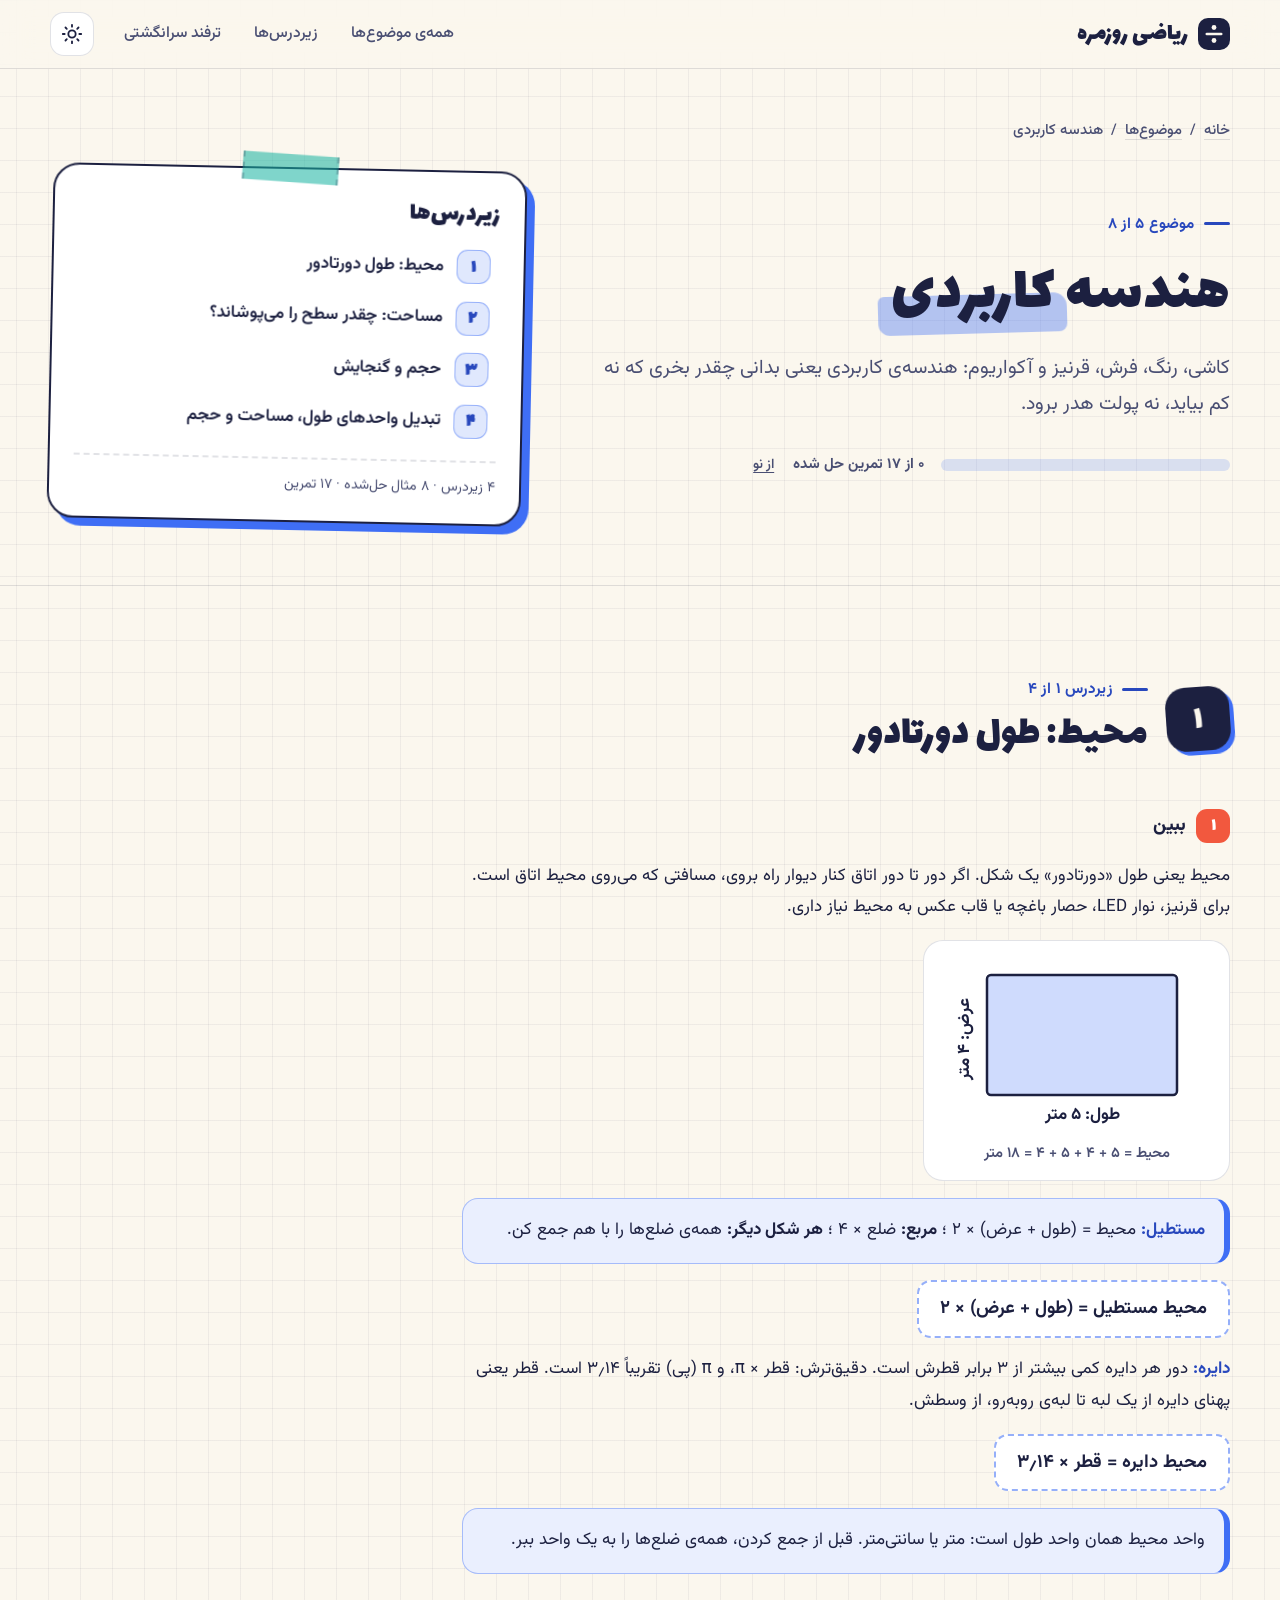
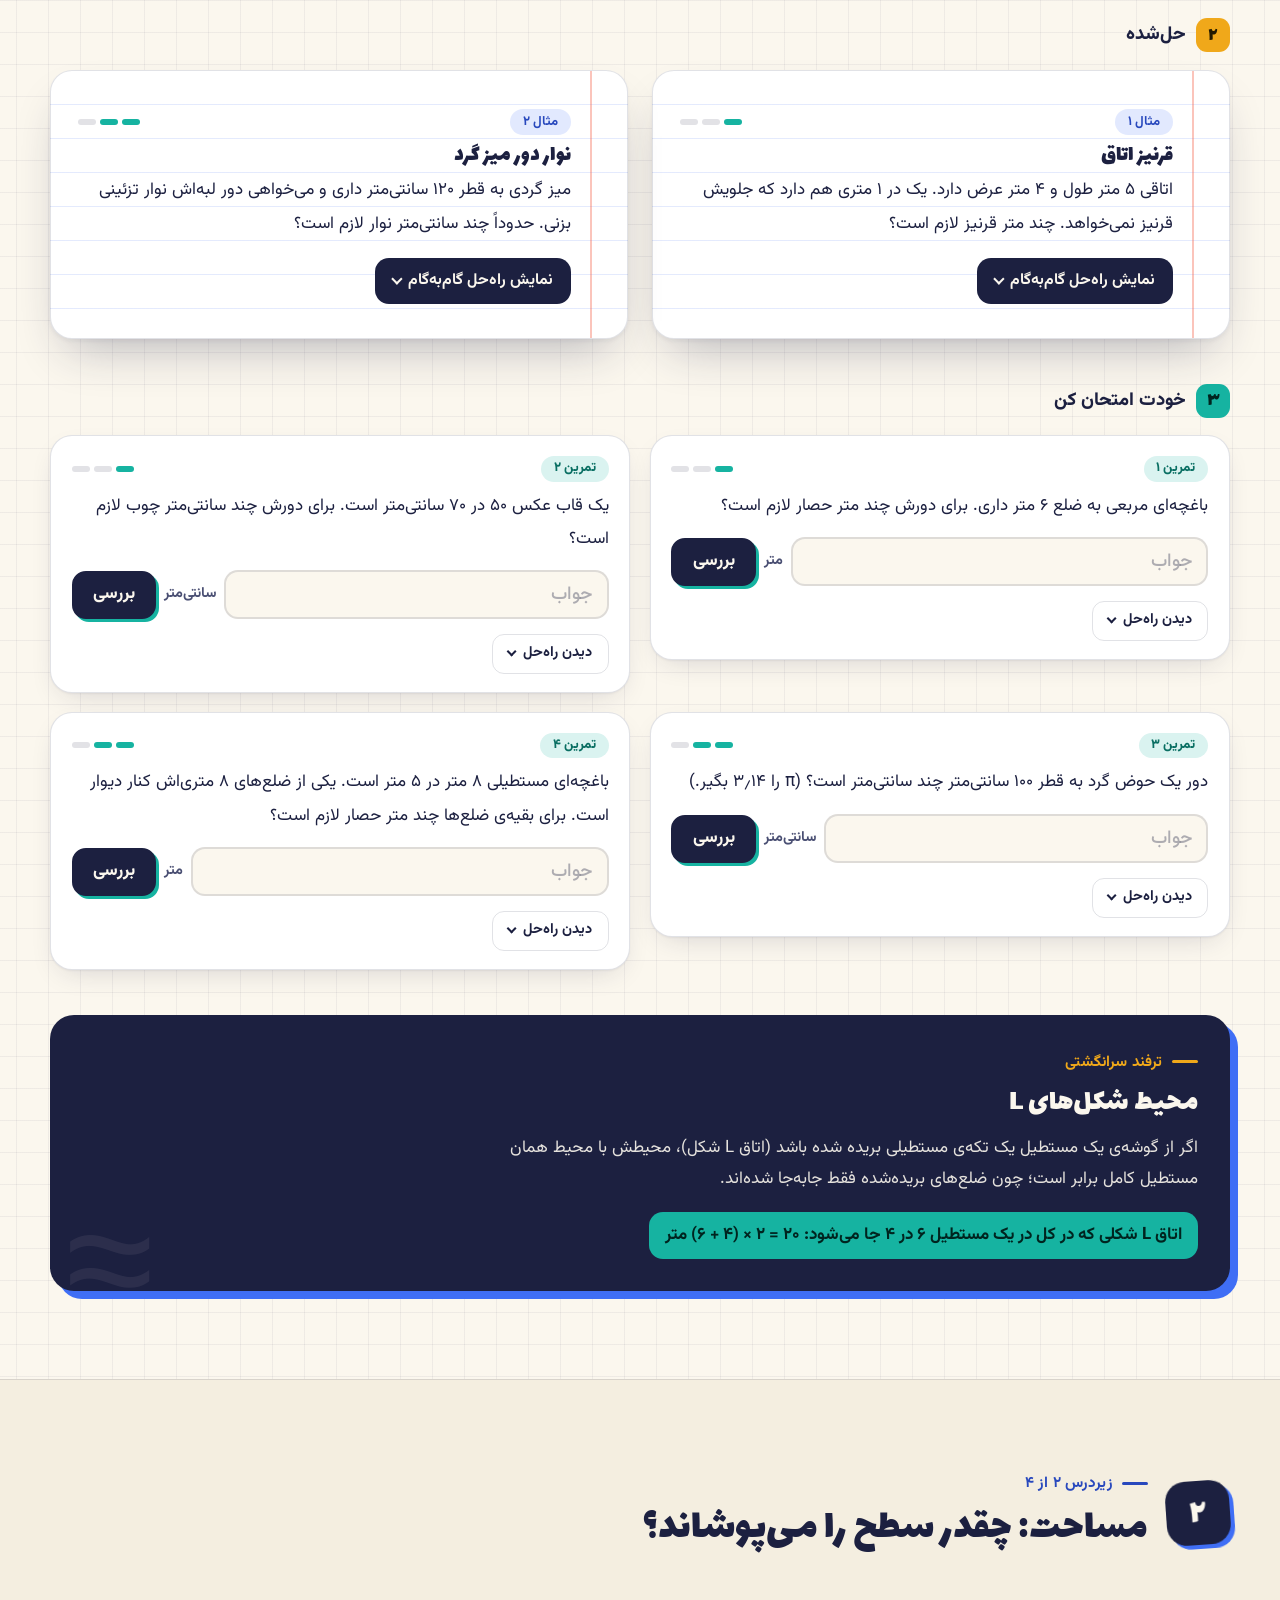
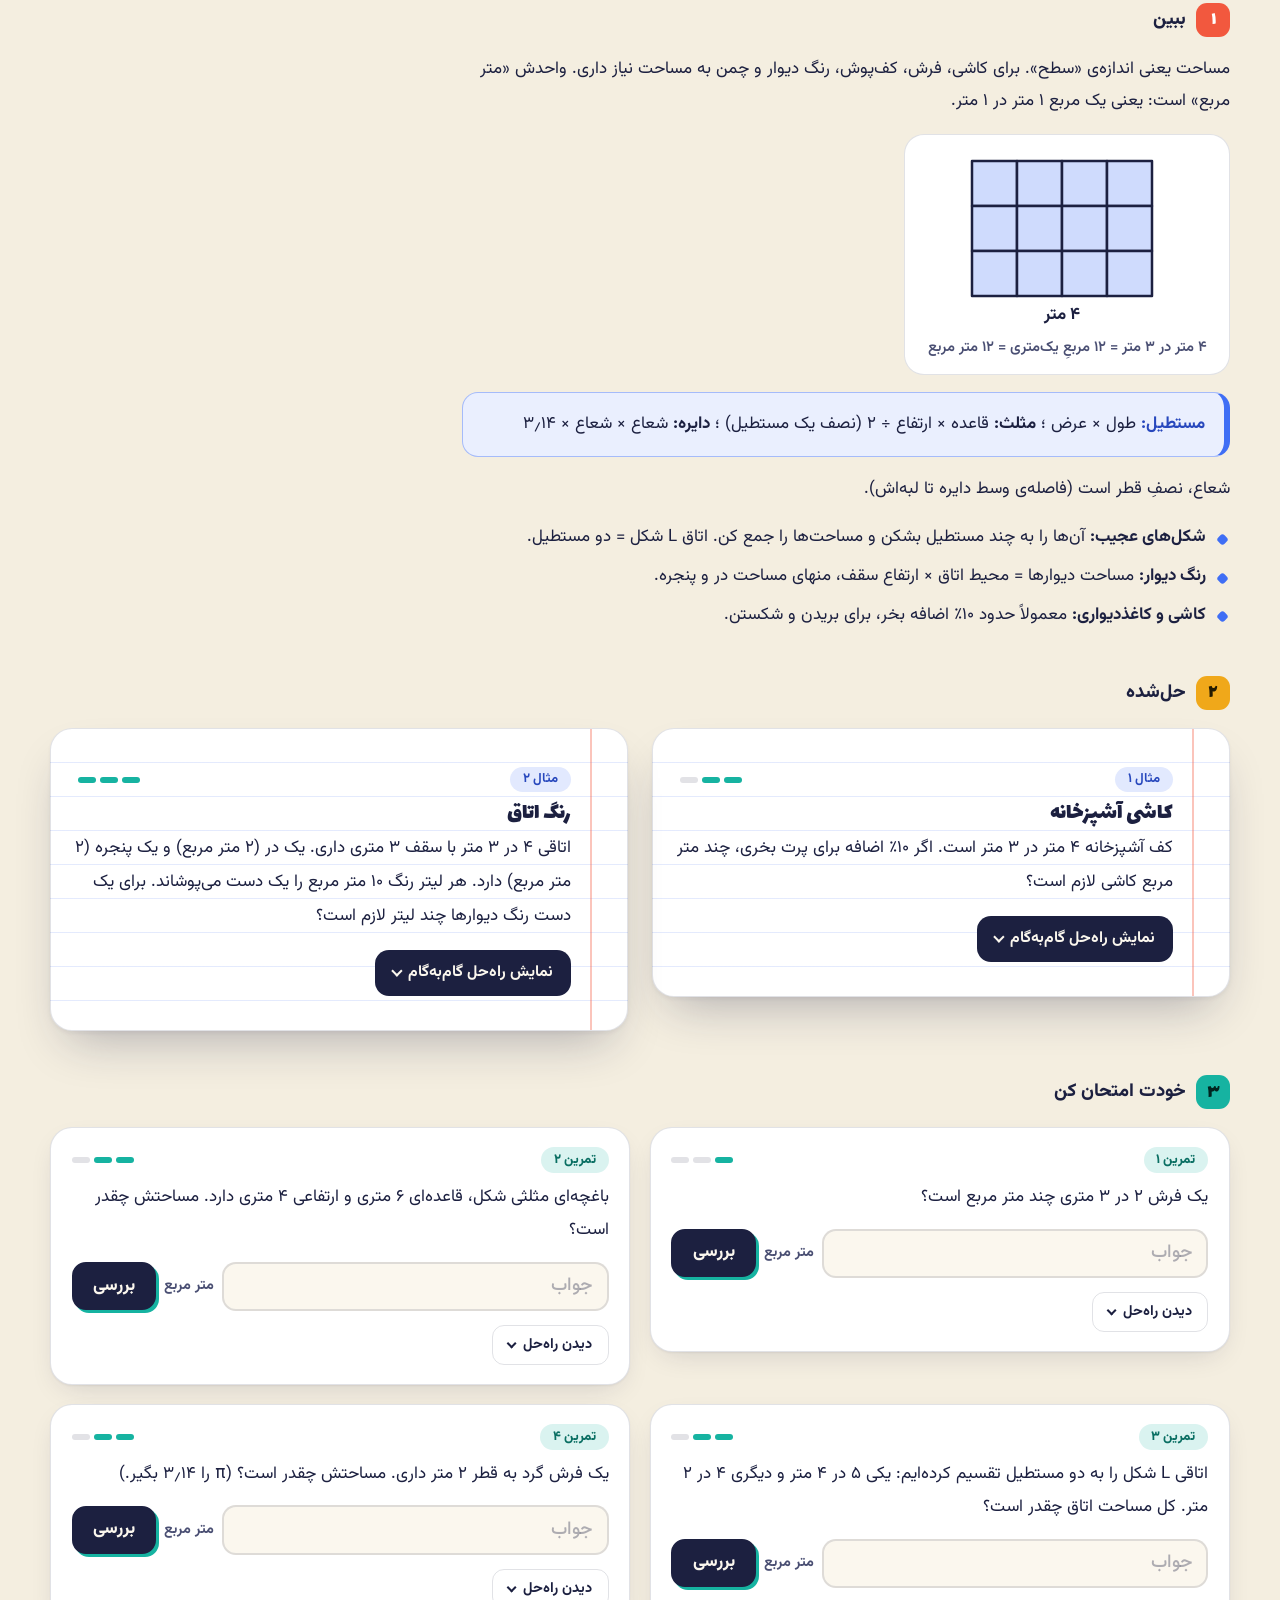
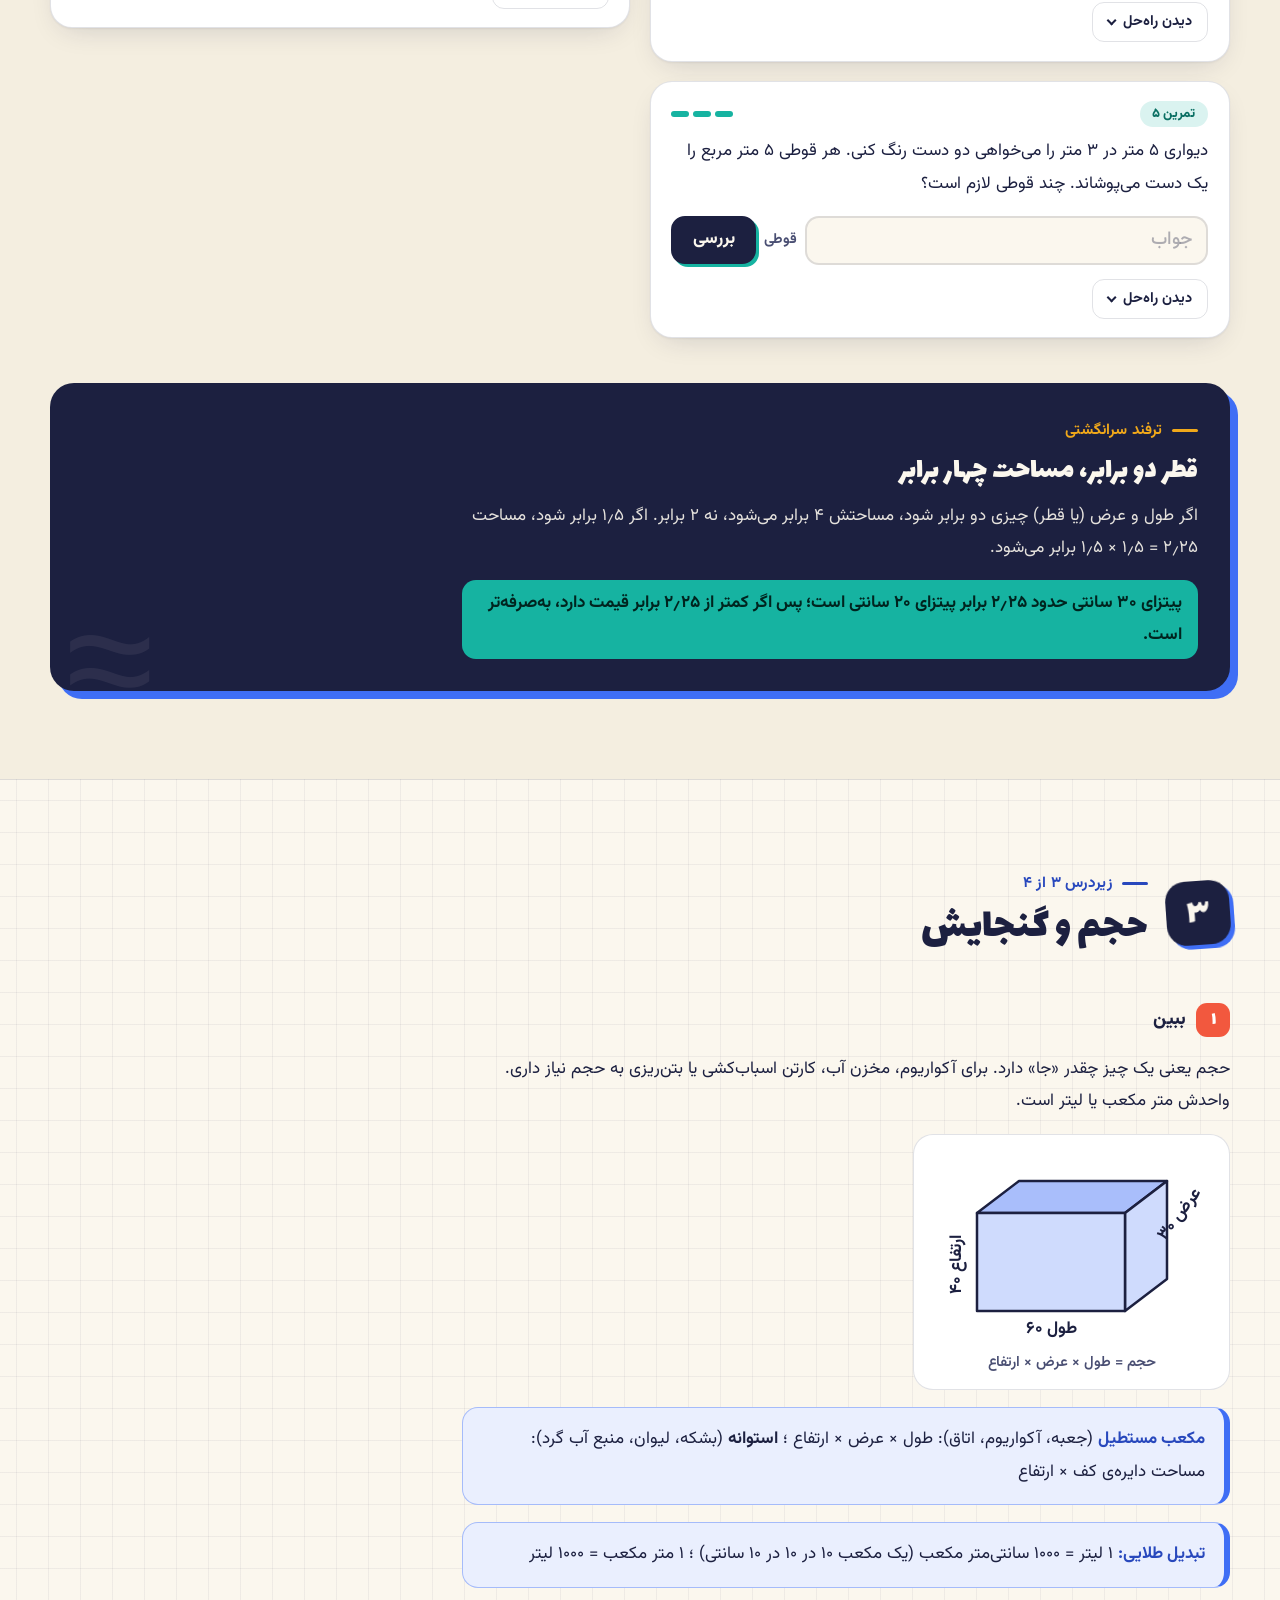
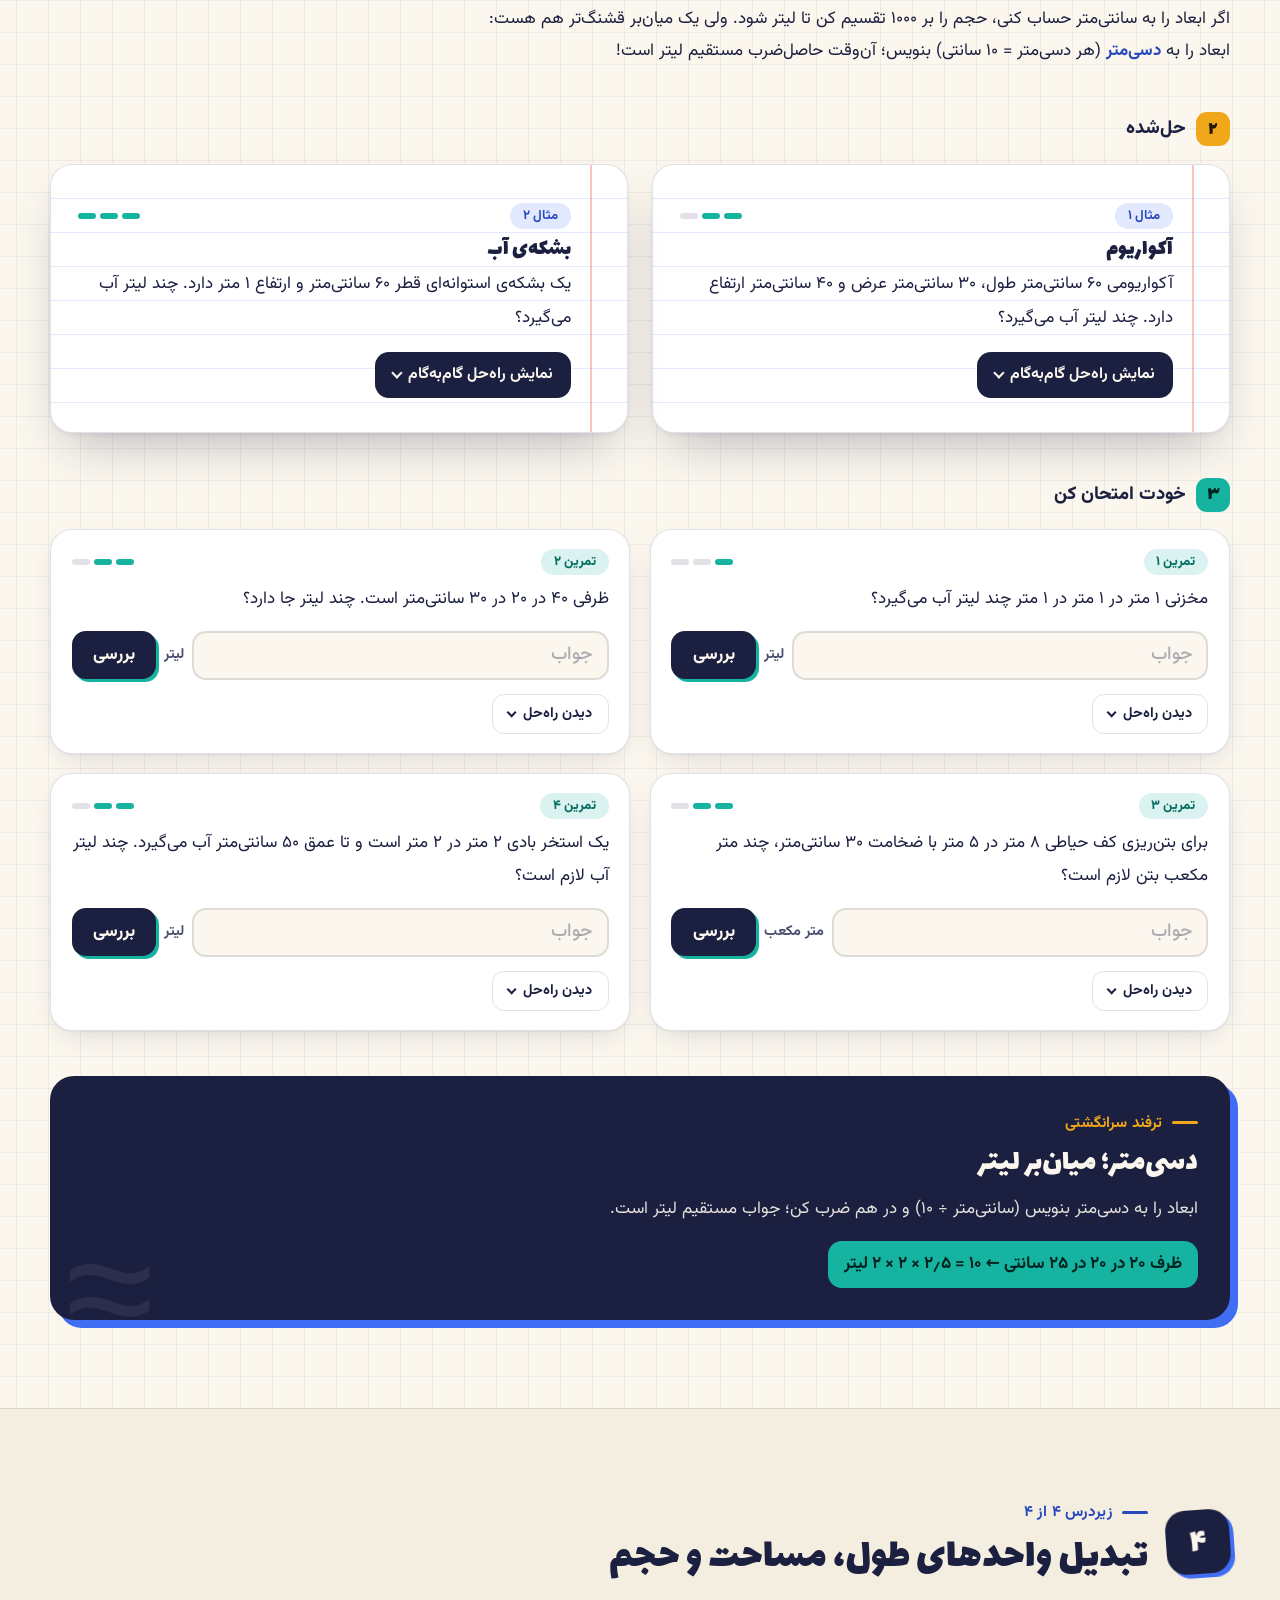
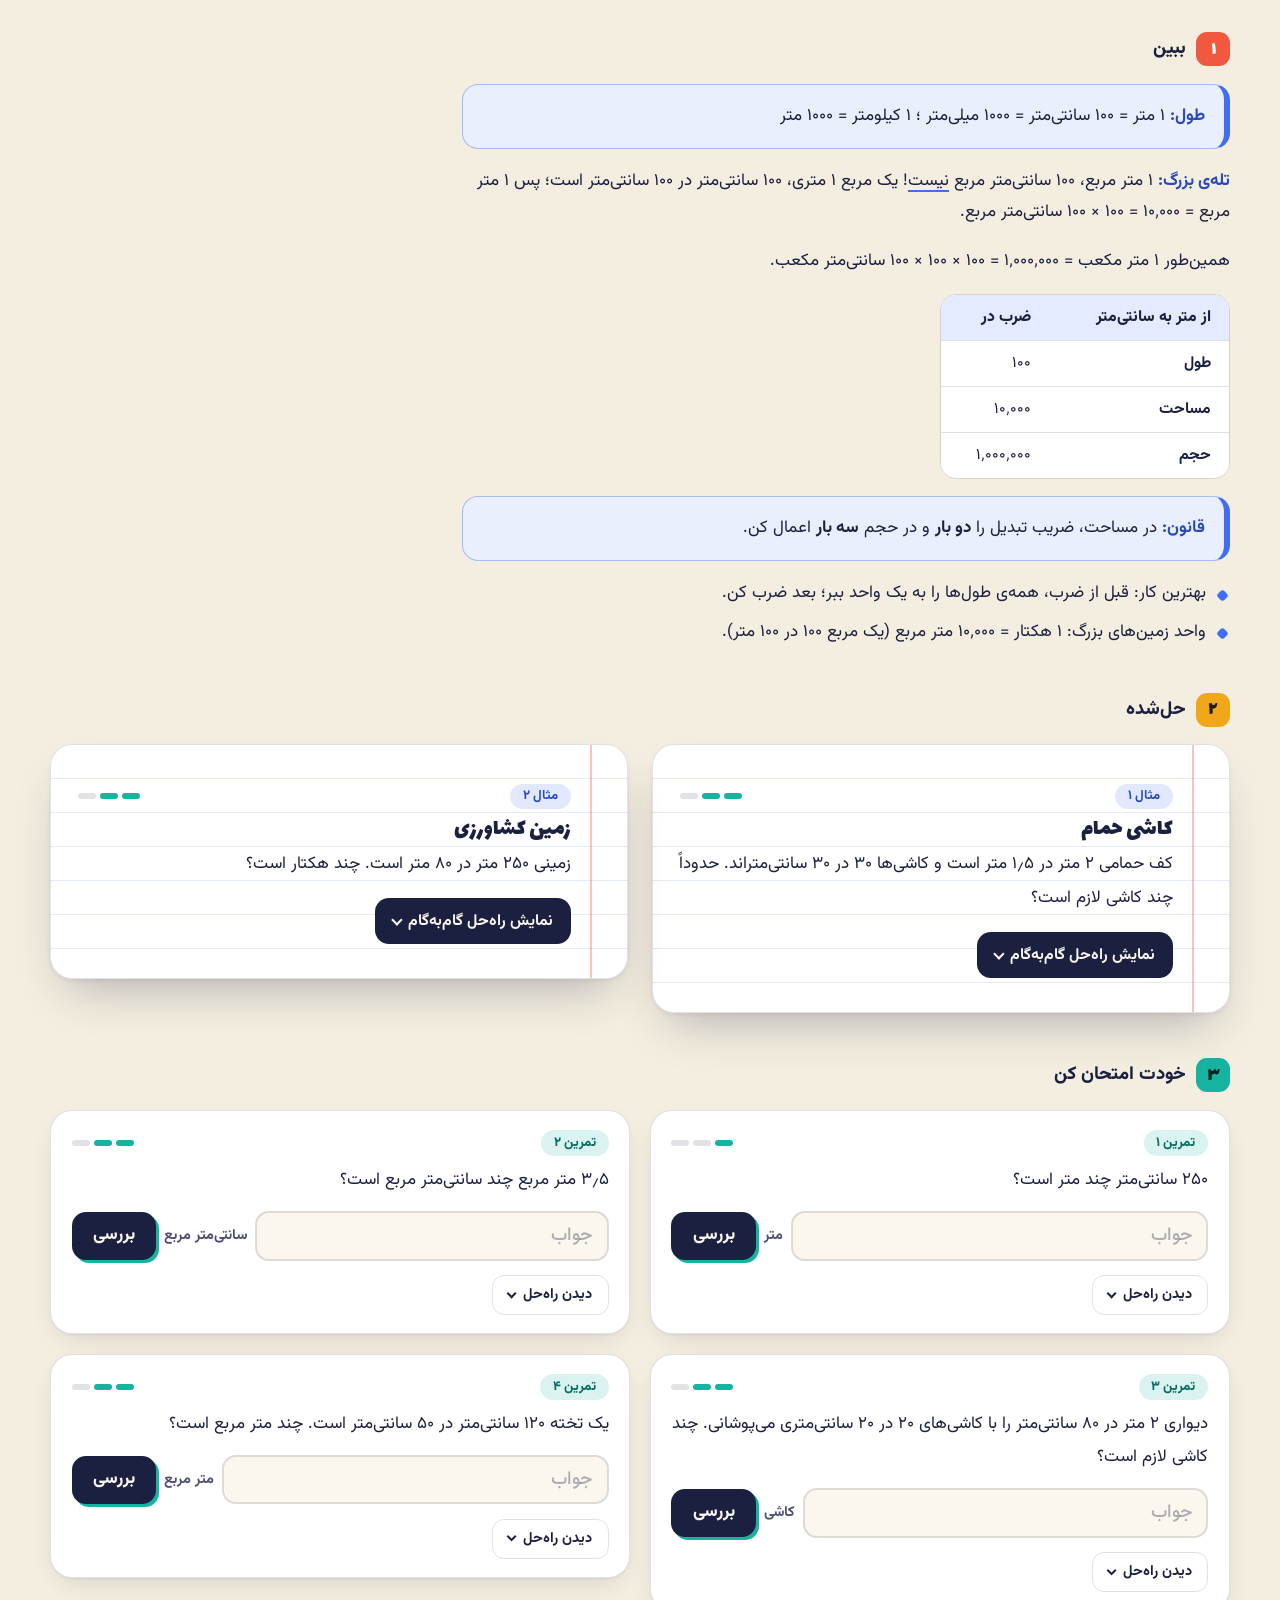
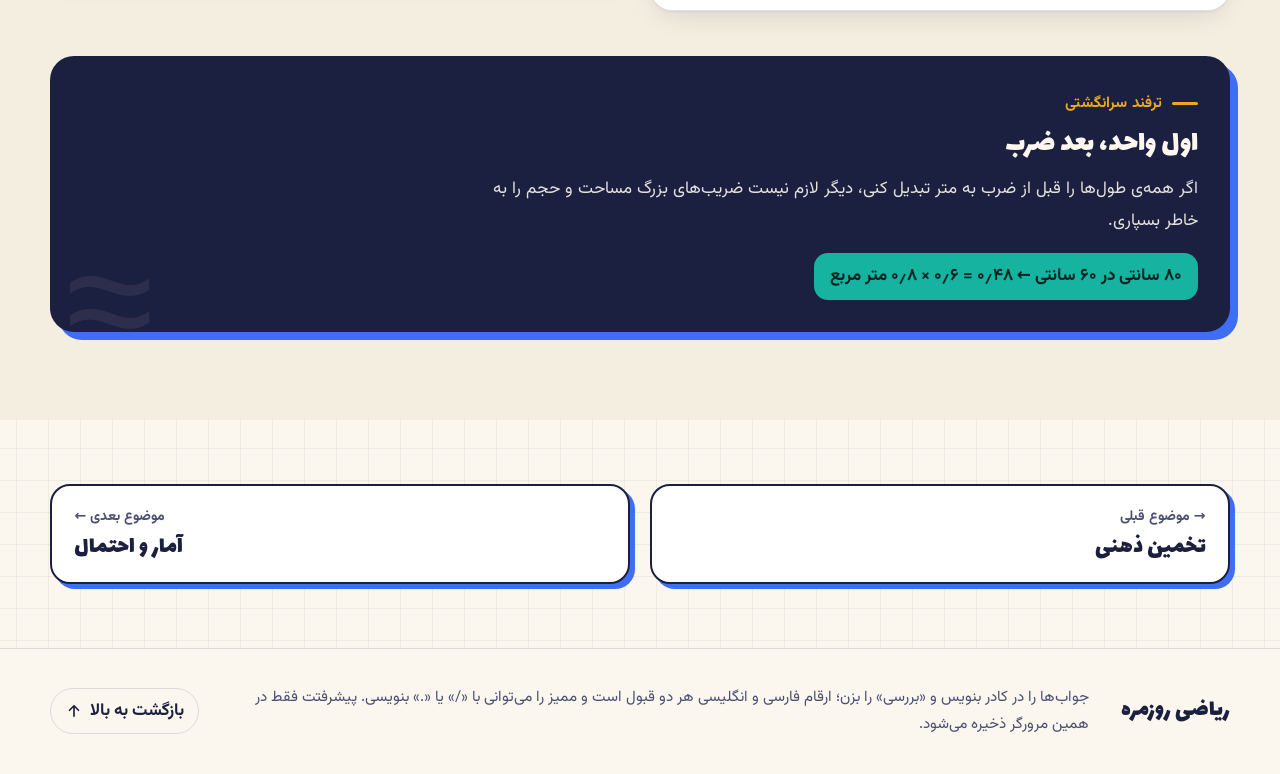
<file: riazi-rooz/lessons/geometry.html>
<!doctype html>
<html lang="fa" dir="rtl">
<head>
  <meta charset="utf-8">
  <meta name="viewport" content="width=device-width, initial-scale=1">
  <title>هندسه کاربردی | ریاضی روزمره</title>
  <meta name="description" content="آموزش ساده‌ی محیط، مساحت، حجم و تبدیل واحدهای طول و مساحت برای کاشی‌کاری، رنگ‌آمیزی، فرش و ظرف آب، با مثال و تمرین.">
  <meta name="theme-color" content="#fbf7ee" media="(prefers-color-scheme: light)">
  <meta name="theme-color" content="#0f1226" media="(prefers-color-scheme: dark)">
  <link rel="icon" href="../favicon.svg" type="image/svg+xml">
  <script>
    /* تم را پیش از اولین رندر تنظیم می‌کند تا چشمک نزند */
    (function () {
      var root = document.documentElement, theme = null;
      root.classList.add('js');
      try { theme = localStorage.getItem('theme'); } catch (e) {}
      if (theme !== 'light' && theme !== 'dark') {
        theme = window.matchMedia && matchMedia('(prefers-color-scheme: dark)').matches ? 'dark' : 'light';
      }
      root.setAttribute('data-theme', theme);
    })();
  </script>
  <link rel="stylesheet" href="../css/style.css">
</head>
<body class="lesson-page" data-topic="geometry" style="--c:var(--c-geo);--c-ink:var(--c-geo-ink)">
  <a class="skip-link" href="#main">پرش به محتوا</a>

  <!-- ============ هدر ============ -->
  <header class="site-header" id="top">
    <div class="container header-inner">
      <a class="brand" href="../index.html" aria-label="ریاضی روزمره، صفحه اصلی">
        <span class="brand-mark" aria-hidden="true">
          <svg viewBox="0 0 32 32" width="32" height="32"><rect width="32" height="32" rx="10" fill="currentColor"/><circle cx="16" cy="9.5" r="2.4" fill="var(--bg)"/><circle cx="16" cy="22.5" r="2.4" fill="var(--bg)"/><rect x="7.5" y="14.7" width="17" height="2.6" rx="1.3" fill="var(--bg)"/></svg>
        </span>
        <span class="brand-name">ریاضی روزمره</span>
      </a>

      <nav class="main-nav" id="main-nav" aria-label="منوی اصلی">
        <a href="../index.html#topics">همه‌ی موضوع‌ها</a>
        <a href="#toc">زیردرس‌ها</a>
        <a href="../index.html#tricks">ترفند سرانگشتی</a>
      </nav>

      <div class="header-actions">
        <button class="icon-btn" id="theme-toggle" type="button" aria-label="تغییر حالت روشن/تیره" title="تغییر حالت روشن/تیره">
          <svg class="i-sun" viewBox="0 0 24 24" width="22" height="22" fill="none" stroke="currentColor" stroke-width="2" stroke-linecap="round" stroke-linejoin="round" aria-hidden="true"><circle cx="12" cy="12" r="4"/><path d="M12 2v2M12 20v2M4.9 4.9l1.4 1.4M17.7 17.7l1.4 1.4M2 12h2M20 12h2M4.9 19.1l1.4-1.4M17.7 6.3l1.4-1.4"/></svg>
          <svg class="i-moon" viewBox="0 0 24 24" width="22" height="22" fill="none" stroke="currentColor" stroke-width="2" stroke-linecap="round" stroke-linejoin="round" aria-hidden="true"><path d="M21 12.8A9 9 0 1 1 11.2 3a7 7 0 0 0 9.8 9.8z"/></svg>
        </button>
        <button class="icon-btn menu-btn" id="menu-btn" type="button" aria-label="باز و بسته کردن منو" aria-expanded="false" aria-controls="main-nav">
          <svg viewBox="0 0 24 24" width="22" height="22" fill="none" stroke="currentColor" stroke-width="2" stroke-linecap="round" aria-hidden="true"><path class="bar b1" d="M4 7h16"/><path class="bar b2" d="M4 12h16"/><path class="bar b3" d="M4 17h16"/></svg>
        </button>
      </div>
    </div>
  </header>

  <main id="main">
<section class="lesson-hero" aria-labelledby="page-title">
<div class="container">
<nav class="crumbs" aria-label="مسیر"><a href="../index.html">خانه</a><span aria-hidden="true">/</span><a href="../index.html#topics">موضوع‌ها</a><span aria-hidden="true">/</span><span aria-current="page">هندسه کاربردی</span></nav>
<div class="lh-grid">
<div class="lh-copy">
<p class="kicker">موضوع ۵ از ۸</p>
<h1 id="page-title">هندسه <span class="mark">کاربردی</span></h1>
<p class="lead">کاشی، رنگ، فرش، قرنیز و آکواریوم: هندسه‌ی کاربردی یعنی بدانی چقدر بخری که نه کم بیاید، نه پولت هدر برود.</p>
<div class="progress">
<span class="progress-track" aria-hidden="true"><span class="progress-fill" id="progress-fill"></span></span>
<span class="progress-text" id="progress-text">۰ از ۱۷ تمرین حل شده</span>
<button type="button" class="link-btn" id="progress-reset">از نو</button>
</div>
</div>
<nav class="toc card-sticker" id="toc" aria-labelledby="toc-title">
<span class="tape" aria-hidden="true"></span>
<h2 id="toc-title">زیردرس‌ها</h2>
<ol class="toc-list"><li><a href="#g1">محیط: طول دورتادور</a></li><li><a href="#g2">مساحت: چقدر سطح را می‌پوشاند؟</a></li><li><a href="#g3">حجم و گنجایش</a></li><li><a href="#g4">تبدیل واحدهای طول، مساحت و حجم</a></li></ol>
<p class="toc-meta">۴ زیردرس · ۸ مثال حل‌شده · ۱۷ تمرین</p>
</nav>
</div>
</div>
</section>

<section class="lesson" id="g1" aria-labelledby="g1-t">
<div class="container">
<header class="lesson-head"><span class="lesson-n" aria-hidden="true">۱</span><div><p class="kicker">زیردرس ۱ از ۴</p><h2 id="g1-t">محیط: طول دورتادور</h2></div></header>
<div class="part part-see"><h3 class="part-label"><span class="pn" aria-hidden="true">۱</span>ببین</h3><div class="prose">
<p>محیط یعنی طول «دورتادور» یک شکل. اگر دور تا دور اتاق کنار دیوار راه بروی، مسافتی که می‌روی محیط اتاق است. برای قرنیز، نوار LED، حصار باغچه یا قاب عکس به محیط نیاز داری.</p>
<figure class="figure"><svg viewBox="0 0 260 175" width="260" height="175" role="img" aria-label="مستطیل به طول ۵ متر و عرض ۴ متر"><rect x="40" y="18" width="190" height="120" rx="4" class="fill-c stroke"/><text x="135" y="162" text-anchor="middle">طول: ۵ متر</text><text x="22" y="82" text-anchor="middle" transform="rotate(-90 22 82)">عرض: ۴ متر</text></svg><figcaption>محیط = ۵ + ۴ + ۵ + ۴ = ۱۸ متر</figcaption></figure>
<div class="key"><b>مستطیل:</b> محیط = (طول + عرض) × ۲ ؛ <b>مربع:</b> ضلع × ۴ ؛ <b>هر شکل دیگر:</b> همه‌ی ضلع‌ها را با هم جمع کن.</div>
<p class="formula"><span class="eq eq-fa">محیط مستطیل = (طول + عرض) × ۲</span></p>
<p><strong>دایره:</strong> دور هر دایره کمی بیشتر از ۳ برابر قطرش است. دقیق‌ترش: قطر × π، و π (پی) تقریباً ۳٫۱۴ است. قطر یعنی پهنای دایره از یک لبه تا لبه‌ی روبه‌رو، از وسطش.</p>
<p class="formula"><span class="eq eq-fa">محیط دایره = قطر × ۳٫۱۴</span></p>
<div class="key">واحد محیط همان واحد طول است: متر یا سانتی‌متر. قبل از جمع کردن، همه‌ی ضلع‌ها را به یک واحد ببر.</div>
</div></div>
<div class="part part-solved"><h3 class="part-label"><span class="pn" aria-hidden="true">۲</span>حل‌شده</h3><div class="examples">
<article class="question card-paper"><div class="q-top"><span class="q-tag">مثال ۱</span><span class="q-level" aria-label="سطح: آسان"><i class="on"></i><i></i><i></i></span></div><h4>قرنیز اتاق</h4><p>اتاقی ۵ متر طول و ۴ متر عرض دارد. یک در ۱ متری هم دارد که جلویش قرنیز نمی‌خواهد. چند متر قرنیز لازم است؟</p><details class="solution"><summary><span class="when-closed">نمایش راه‌حل گام‌به‌گام</span><span class="when-open">بستن راه‌حل</span></summary><ol class="solution-steps"><li>محیط اتاق: <span class="eq">(۵ + ۴) × ۲ = ۱۸</span> متر</li><li>منهای پهنای در: <span class="eq">۱۸ − ۱ = <b>۱۷</b></span> متر قرنیز.</li></ol></details></article>
<article class="question card-paper"><div class="q-top"><span class="q-tag">مثال ۲</span><span class="q-level" aria-label="سطح: متوسط"><i class="on"></i><i class="on"></i><i></i></span></div><h4>نوار دور میز گرد</h4><p>میز گردی به قطر ۱۲۰ سانتی‌متر داری و می‌خواهی دور لبه‌اش نوار تزئینی بزنی. حدوداً چند سانتی‌متر نوار لازم است؟</p><details class="solution"><summary><span class="when-closed">نمایش راه‌حل گام‌به‌گام</span><span class="when-open">بستن راه‌حل</span></summary><ol class="solution-steps"><li><span class="eq">۱۲۰ × ۳٫۱۴ = ۳۷۶٫۸</span></li><li>حدود <b>۳۷۷ سانتی‌متر</b> (یعنی کمی کمتر از ۳٫۸ متر).</li></ol><p class="check">تخمین سریع: ۳ برابر قطر = ۳۶۰؛ جواب باید کمی بیشتر از این باشد ✓</p></details></article>
</div></div>
<div class="part part-try"><h3 class="part-label"><span class="pn" aria-hidden="true">۳</span>خودت امتحان کن</h3><div class="exercises">
<div class="exercise" id="g1-q1" data-answer="24" data-unit="متر"><div class="ex-top"><span class="ex-n">تمرین ۱</span><span class="q-level" aria-label="سطح: آسان"><i class="on"></i><i></i><i></i></span></div><div class="ex-q"><p>باغچه‌ای مربعی به ضلع ۶ متر داری. برای دورش چند متر حصار لازم است؟</p></div><details class="solution"><summary><span class="when-closed">دیدن راه‌حل</span><span class="when-open">بستن راه‌حل</span></summary><ol class="solution-steps"><li><span class="eq">۶ × ۴ = <b>۲۴</b></span> متر.</li></ol></details></div>
<div class="exercise" id="g1-q2" data-answer="240" data-unit="سانتی‌متر"><div class="ex-top"><span class="ex-n">تمرین ۲</span><span class="q-level" aria-label="سطح: آسان"><i class="on"></i><i></i><i></i></span></div><div class="ex-q"><p>یک قاب عکس ۵۰ در ۷۰ سانتی‌متر است. برای دورش چند سانتی‌متر چوب لازم است؟</p></div><details class="solution"><summary><span class="when-closed">دیدن راه‌حل</span><span class="when-open">بستن راه‌حل</span></summary><ol class="solution-steps"><li><span class="eq">(۵۰ + ۷۰) × ۲ = ۱۲۰ × ۲ = <b>۲۴۰</b></span> سانتی‌متر.</li></ol></details></div>
<div class="exercise" id="g1-q3" data-answer="314" data-tol="3" data-unit="سانتی‌متر"><div class="ex-top"><span class="ex-n">تمرین ۳</span><span class="q-level" aria-label="سطح: متوسط"><i class="on"></i><i class="on"></i><i></i></span></div><div class="ex-q"><p>دور یک حوض گرد به قطر ۱۰۰ سانتی‌متر چند سانتی‌متر است؟ (π را ۳٫۱۴ بگیر.)</p></div><details class="solution"><summary><span class="when-closed">دیدن راه‌حل</span><span class="when-open">بستن راه‌حل</span></summary><ol class="solution-steps"><li><span class="eq">۱۰۰ × ۳٫۱۴ = <b>۳۱۴</b></span> سانتی‌متر.</li></ol></details></div>
<div class="exercise" id="g1-q4" data-answer="18" data-unit="متر" data-hint="ضلعی که کنار دیوار است حصار نمی‌خواهد."><div class="ex-top"><span class="ex-n">تمرین ۴</span><span class="q-level" aria-label="سطح: متوسط"><i class="on"></i><i class="on"></i><i></i></span></div><div class="ex-q"><p>باغچه‌ای مستطیلی ۸ متر در ۵ متر است. یکی از ضلع‌های ۸ متری‌اش کنار دیوار است. برای بقیه‌ی ضلع‌ها چند متر حصار لازم است؟</p></div><details class="solution"><summary><span class="when-closed">دیدن راه‌حل</span><span class="when-open">بستن راه‌حل</span></summary><ol class="solution-steps"><li>سه ضلع حصار می‌خواهند: یک ضلع ۸ متری و دو ضلع ۵ متری.</li><li><span class="eq">۸ + ۵ + ۵ = <b>۱۸</b></span> متر.</li></ol></details></div>
</div></div>
<aside class="tip" aria-label="ترفند سرانگشتی"><p class="kicker">ترفند سرانگشتی</p><h3>محیط شکل‌های L</h3>
<p>اگر از گوشه‌ی یک مستطیل یک تکه‌ی مستطیلی بریده شده باشد (اتاق L شکل)، محیطش با محیط همان مستطیل کامل برابر است؛ چون ضلع‌های بریده‌شده فقط جابه‌جا شده‌اند.</p>
<p class="trick-example">اتاق L شکلی که در کل در یک مستطیل ۶ در ۴ جا می‌شود: <span class="eq">(۶ + ۴) × ۲ = <b>۲۰</b></span> متر</p>
</aside>
</div>
</section>
<section class="lesson" id="g2" aria-labelledby="g2-t">
<div class="container">
<header class="lesson-head"><span class="lesson-n" aria-hidden="true">۲</span><div><p class="kicker">زیردرس ۲ از ۴</p><h2 id="g2-t">مساحت: چقدر سطح را می‌پوشاند؟</h2></div></header>
<div class="part part-see"><h3 class="part-label"><span class="pn" aria-hidden="true">۱</span>ببین</h3><div class="prose">
<p>مساحت یعنی اندازه‌ی «سطح». برای کاشی، فرش، کف‌پوش، رنگ دیوار و چمن به مساحت نیاز داری. واحدش «متر مربع» است: یعنی یک مربع ۱ متر در ۱ متر.</p>
<figure class="figure"><svg viewBox="0 0 230 175" width="230" height="175" role="img" aria-label="مستطیل ۴ در ۳ که به ۱۲ مربع تقسیم شده"><g class="fill-c stroke"><rect x="20" y="10" width="45" height="45"/><rect x="65" y="10" width="45" height="45"/><rect x="110" y="10" width="45" height="45"/><rect x="155" y="10" width="45" height="45"/><rect x="20" y="55" width="45" height="45"/><rect x="65" y="55" width="45" height="45"/><rect x="110" y="55" width="45" height="45"/><rect x="155" y="55" width="45" height="45"/><rect x="20" y="100" width="45" height="45"/><rect x="65" y="100" width="45" height="45"/><rect x="110" y="100" width="45" height="45"/><rect x="155" y="100" width="45" height="45"/></g><text x="110" y="168" text-anchor="middle">۴ متر</text></svg><figcaption>۴ متر در ۳ متر = ۱۲ مربعِ یک‌متری = ۱۲ متر مربع</figcaption></figure>
<div class="key"><b>مستطیل:</b> طول × عرض ؛ <b>مثلث:</b> قاعده × ارتفاع ÷ ۲ (نصف یک مستطیل) ؛ <b>دایره:</b> شعاع × شعاع × ۳٫۱۴</div>
<p>شعاع، نصفِ قطر است (فاصله‌ی وسط دایره تا لبه‌اش).</p>
<ul class="dots"><li><b>شکل‌های عجیب:</b> آن‌ها را به چند مستطیل بشکن و مساحت‌ها را جمع کن. اتاق L شکل = دو مستطیل.</li><li><b>رنگ دیوار:</b> مساحت دیوارها = محیط اتاق × ارتفاع سقف، منهای مساحت در و پنجره.</li><li><b>کاشی و کاغذدیواری:</b> معمولاً حدود ۱۰٪ اضافه بخر، برای بریدن و شکستن.</li></ul>
</div></div>
<div class="part part-solved"><h3 class="part-label"><span class="pn" aria-hidden="true">۲</span>حل‌شده</h3><div class="examples">
<article class="question card-paper"><div class="q-top"><span class="q-tag">مثال ۱</span><span class="q-level" aria-label="سطح: متوسط"><i class="on"></i><i class="on"></i><i></i></span></div><h4>کاشی آشپزخانه</h4><p>کف آشپزخانه ۴ متر در ۳ متر است. اگر ۱۰٪ اضافه برای پرت بخری، چند متر مربع کاشی لازم است؟</p><details class="solution"><summary><span class="when-closed">نمایش راه‌حل گام‌به‌گام</span><span class="when-open">بستن راه‌حل</span></summary><ol class="solution-steps"><li>مساحت کف: <span class="eq">۴ × ۳ = ۱۲</span> متر مربع</li><li>با ۱۰٪ اضافه: <span class="eq">۱۲ × ۱٫۱ = <b>۱۳٫۲</b></span> متر مربع.</li></ol><p class="check">در عمل کاشی را کارتنی می‌فروشند؛ پس به اندازه‌ی کارتن کامل بالاتر (مثلاً ۱۴ متر) می‌خری.</p></details></article>
<article class="question card-paper"><div class="q-top"><span class="q-tag">مثال ۲</span><span class="q-level" aria-label="سطح: سخت"><i class="on"></i><i class="on"></i><i class="on"></i></span></div><h4>رنگ اتاق</h4><p>اتاقی ۴ در ۳ متر با سقف ۳ متری داری. یک در (۲ متر مربع) و یک پنجره (۲ متر مربع) دارد. هر لیتر رنگ ۱۰ متر مربع را یک دست می‌پوشاند. برای یک دست رنگ دیوارها چند لیتر لازم است؟</p><details class="solution"><summary><span class="when-closed">نمایش راه‌حل گام‌به‌گام</span><span class="when-open">بستن راه‌حل</span></summary><ol class="solution-steps"><li>محیط اتاق: <span class="eq">(۴ + ۳) × ۲ = ۱۴</span> متر</li><li>مساحت دیوارها: <span class="eq">۱۴ × ۳ = ۴۲</span> متر مربع</li><li>منهای در و پنجره: <span class="eq">۴۲ − ۴ = ۳۸</span> متر مربع</li><li>رنگ: <span class="eq">۳۸ ÷ ۱۰ = ۳٫۸</span> لیتر ← <b>۴ لیتر</b> بخر.</li></ol></details></article>
</div></div>
<div class="part part-try"><h3 class="part-label"><span class="pn" aria-hidden="true">۳</span>خودت امتحان کن</h3><div class="exercises">
<div class="exercise" id="g2-q1" data-answer="6" data-unit="متر مربع"><div class="ex-top"><span class="ex-n">تمرین ۱</span><span class="q-level" aria-label="سطح: آسان"><i class="on"></i><i></i><i></i></span></div><div class="ex-q"><p>یک فرش ۲ در ۳ متری چند متر مربع است؟</p></div><details class="solution"><summary><span class="when-closed">دیدن راه‌حل</span><span class="when-open">بستن راه‌حل</span></summary><ol class="solution-steps"><li><span class="eq">۲ × ۳ = <b>۶</b></span> متر مربع.</li></ol></details></div>
<div class="exercise" id="g2-q2" data-answer="12" data-unit="متر مربع" data-hint="مثلث نصف یک مستطیل است."><div class="ex-top"><span class="ex-n">تمرین ۲</span><span class="q-level" aria-label="سطح: متوسط"><i class="on"></i><i class="on"></i><i></i></span></div><div class="ex-q"><p>باغچه‌ای مثلثی شکل، قاعده‌ای ۶ متری و ارتفاعی ۴ متری دارد. مساحتش چقدر است؟</p></div><details class="solution"><summary><span class="when-closed">دیدن راه‌حل</span><span class="when-open">بستن راه‌حل</span></summary><ol class="solution-steps"><li><span class="eq">۶ × ۴ ÷ ۲ = ۲۴ ÷ ۲ = <b>۱۲</b></span> متر مربع.</li></ol></details></div>
<div class="exercise" id="g2-q3" data-answer="28" data-unit="متر مربع"><div class="ex-top"><span class="ex-n">تمرین ۳</span><span class="q-level" aria-label="سطح: متوسط"><i class="on"></i><i class="on"></i><i></i></span></div><div class="ex-q"><p>اتاقی L شکل را به دو مستطیل تقسیم کرده‌ایم: یکی ۵ در ۴ متر و دیگری ۴ در ۲ متر. کل مساحت اتاق چقدر است؟</p></div><details class="solution"><summary><span class="when-closed">دیدن راه‌حل</span><span class="when-open">بستن راه‌حل</span></summary><ol class="solution-steps"><li><span class="eq">۵ × ۴ = ۲۰</span> و <span class="eq">۴ × ۲ = ۸</span></li><li><span class="eq">۲۰ + ۸ = <b>۲۸</b></span> متر مربع.</li></ol></details></div>
<div class="exercise" id="g2-q4" data-answer="3.14" data-tol="0.02" data-unit="متر مربع" data-hint="شعاع نصف قطر است."><div class="ex-top"><span class="ex-n">تمرین ۴</span><span class="q-level" aria-label="سطح: متوسط"><i class="on"></i><i class="on"></i><i></i></span></div><div class="ex-q"><p>یک فرش گرد به قطر ۲ متر داری. مساحتش چقدر است؟ (π را ۳٫۱۴ بگیر.)</p></div><details class="solution"><summary><span class="when-closed">دیدن راه‌حل</span><span class="when-open">بستن راه‌حل</span></summary><ol class="solution-steps"><li>شعاع: <span class="eq">۲ ÷ ۲ = ۱</span> متر</li><li><span class="eq">۱ × ۱ × ۳٫۱۴ = <b>۳٫۱۴</b></span> متر مربع.</li></ol></details></div>
<div class="exercise" id="g2-q5" data-answer="6" data-unit="قوطی"><div class="ex-top"><span class="ex-n">تمرین ۵</span><span class="q-level" aria-label="سطح: سخت"><i class="on"></i><i class="on"></i><i class="on"></i></span></div><div class="ex-q"><p>دیواری ۵ متر در ۳ متر را می‌خواهی دو دست رنگ کنی. هر قوطی ۵ متر مربع را یک دست می‌پوشاند. چند قوطی لازم است؟</p></div><details class="solution"><summary><span class="when-closed">دیدن راه‌حل</span><span class="when-open">بستن راه‌حل</span></summary><ol class="solution-steps"><li>مساحت دیوار: <span class="eq">۵ × ۳ = ۱۵</span> متر مربع</li><li>دو دست: <span class="eq">۱۵ × ۲ = ۳۰</span> متر مربع</li><li><span class="eq">۳۰ ÷ ۵ = <b>۶</b></span> قوطی.</li></ol></details></div>
</div></div>
<aside class="tip" aria-label="ترفند سرانگشتی"><p class="kicker">ترفند سرانگشتی</p><h3>قطر دو برابر، مساحت چهار برابر</h3>
<p>اگر طول و عرض (یا قطر) چیزی دو برابر شود، مساحتش ۴ برابر می‌شود، نه ۲ برابر. اگر ۱٫۵ برابر شود، مساحت <span class="eq">۱٫۵ × ۱٫۵ = ۲٫۲۵</span> برابر می‌شود.</p>
<p class="trick-example">پیتزای ۳۰ سانتی حدود <b>۲٫۲۵ برابر</b> پیتزای ۲۰ سانتی است؛ پس اگر کمتر از ۲٫۲۵ برابر قیمت دارد، به‌صرفه‌تر است.</p>
</aside>
</div>
</section>
<section class="lesson" id="g3" aria-labelledby="g3-t">
<div class="container">
<header class="lesson-head"><span class="lesson-n" aria-hidden="true">۳</span><div><p class="kicker">زیردرس ۳ از ۴</p><h2 id="g3-t">حجم و گنجایش</h2></div></header>
<div class="part part-see"><h3 class="part-label"><span class="pn" aria-hidden="true">۱</span>ببین</h3><div class="prose">
<p>حجم یعنی یک چیز چقدر «جا» دارد. برای آکواریوم، مخزن آب، کارتن اسباب‌کشی یا بتن‌ریزی به حجم نیاز داری. واحدش متر مکعب یا لیتر است.</p>
<figure class="figure"><svg viewBox="0 0 270 190" width="270" height="190" role="img" aria-label="مکعب مستطیل با طول ۶۰، عرض ۳۰ و ارتفاع ۴۰ سانتی‌متر"><polygon points="40,62 82,30 230,30 188,62" class="fill-c2 stroke"/><polygon points="188,62 230,30 230,128 188,160" class="fill-c stroke"/><rect x="40" y="62" width="148" height="98" class="fill-c stroke"/><text x="114" y="182" text-anchor="middle">طول ۶۰</text><text x="24" y="113" text-anchor="middle" transform="rotate(-90 24 113)">ارتفاع ۴۰</text><text x="246" y="66" text-anchor="middle" transform="rotate(-53 246 66)">عرض ۳۰</text></svg><figcaption>حجم = طول × عرض × ارتفاع</figcaption></figure>
<div class="key"><b>مکعب مستطیل</b> (جعبه، آکواریوم، اتاق): طول × عرض × ارتفاع ؛ <b>استوانه</b> (بشکه، لیوان، منبع آب گرد): مساحت دایره‌ی کف × ارتفاع</div>
<div class="key"><b>تبدیل طلایی:</b> ۱ لیتر = ۱۰۰۰ سانتی‌متر مکعب (یک مکعب ۱۰ در ۱۰ در ۱۰ سانتی) ؛ ۱ متر مکعب = ۱۰۰۰ لیتر</div>
<p>اگر ابعاد را به سانتی‌متر حساب کنی، حجم را بر ۱۰۰۰ تقسیم کن تا لیتر شود. ولی یک میان‌بر قشنگ‌تر هم هست: ابعاد را به <strong>دسی‌متر</strong> (هر دسی‌متر = ۱۰ سانتی) بنویس؛ آن‌وقت حاصل‌ضرب مستقیم لیتر است!</p>
</div></div>
<div class="part part-solved"><h3 class="part-label"><span class="pn" aria-hidden="true">۲</span>حل‌شده</h3><div class="examples">
<article class="question card-paper"><div class="q-top"><span class="q-tag">مثال ۱</span><span class="q-level" aria-label="سطح: متوسط"><i class="on"></i><i class="on"></i><i></i></span></div><h4>آکواریوم</h4><p>آکواریومی ۶۰ سانتی‌متر طول، ۳۰ سانتی‌متر عرض و ۴۰ سانتی‌متر ارتفاع دارد. چند لیتر آب می‌گیرد؟</p><details class="solution"><summary><span class="when-closed">نمایش راه‌حل گام‌به‌گام</span><span class="when-open">بستن راه‌حل</span></summary><ol class="solution-steps"><li>به دسی‌متر: ۶ در ۳ در ۴</li><li><span class="eq">۶ × ۳ × ۴ = <b>۷۲</b></span> لیتر.</li></ol><p class="check">با سانتی‌متر: <span class="eq">۶۰ × ۳۰ × ۴۰ = ۷۲٬۰۰۰</span> سانتی‌متر مکعب؛ تقسیم بر ۱۰۰۰ ← ۷۲ لیتر ✓</p></details></article>
<article class="question card-paper"><div class="q-top"><span class="q-tag">مثال ۲</span><span class="q-level" aria-label="سطح: سخت"><i class="on"></i><i class="on"></i><i class="on"></i></span></div><h4>بشکه‌ی آب</h4><p>یک بشکه‌ی استوانه‌ای قطر ۶۰ سانتی‌متر و ارتفاع ۱ متر دارد. چند لیتر آب می‌گیرد؟</p><details class="solution"><summary><span class="when-closed">نمایش راه‌حل گام‌به‌گام</span><span class="when-open">بستن راه‌حل</span></summary><ol class="solution-steps"><li>به دسی‌متر: قطر ۶، پس شعاع ۳؛ ارتفاع ۱۰.</li><li>مساحت کف: <span class="eq">۳ × ۳ × ۳٫۱۴ = ۲۸٫۲۶</span> دسی‌متر مربع</li><li>حجم: <span class="eq">۲۸٫۲۶ × ۱۰ = ۲۸۲٫۶</span> ← حدود <b>۲۸۳ لیتر</b>.</li></ol></details></article>
</div></div>
<div class="part part-try"><h3 class="part-label"><span class="pn" aria-hidden="true">۳</span>خودت امتحان کن</h3><div class="exercises">
<div class="exercise" id="g3-q1" data-answer="1000" data-unit="لیتر"><div class="ex-top"><span class="ex-n">تمرین ۱</span><span class="q-level" aria-label="سطح: آسان"><i class="on"></i><i></i><i></i></span></div><div class="ex-q"><p>مخزنی ۱ متر در ۱ متر در ۱ متر چند لیتر آب می‌گیرد؟</p></div><details class="solution"><summary><span class="when-closed">دیدن راه‌حل</span><span class="when-open">بستن راه‌حل</span></summary><ol class="solution-steps"><li>حجم: ۱ متر مکعب = <b>۱۰۰۰</b> لیتر.</li></ol></details></div>
<div class="exercise" id="g3-q2" data-answer="24" data-unit="لیتر" data-hint="ابعاد را به دسی‌متر بنویس."><div class="ex-top"><span class="ex-n">تمرین ۲</span><span class="q-level" aria-label="سطح: متوسط"><i class="on"></i><i class="on"></i><i></i></span></div><div class="ex-q"><p>ظرفی ۴۰ در ۲۰ در ۳۰ سانتی‌متر است. چند لیتر جا دارد؟</p></div><details class="solution"><summary><span class="when-closed">دیدن راه‌حل</span><span class="when-open">بستن راه‌حل</span></summary><ol class="solution-steps"><li>به دسی‌متر: ۴ در ۲ در ۳</li><li><span class="eq">۴ × ۲ × ۳ = <b>۲۴</b></span> لیتر.</li></ol></details></div>
<div class="exercise" id="g3-q3" data-answer="12" data-unit="متر مکعب" data-hint="۳۰ سانتی‌متر چند متر است؟"><div class="ex-top"><span class="ex-n">تمرین ۳</span><span class="q-level" aria-label="سطح: متوسط"><i class="on"></i><i class="on"></i><i></i></span></div><div class="ex-q"><p>برای بتن‌ریزی کف حیاطی ۸ متر در ۵ متر با ضخامت ۳۰ سانتی‌متر، چند متر مکعب بتن لازم است؟</p></div><details class="solution"><summary><span class="when-closed">دیدن راه‌حل</span><span class="when-open">بستن راه‌حل</span></summary><ol class="solution-steps"><li>۳۰ سانتی‌متر = ۰٫۳ متر</li><li><span class="eq">۸ × ۵ × ۰٫۳ = ۴۰ × ۰٫۳ = <b>۱۲</b></span> متر مکعب.</li></ol></details></div>
<div class="exercise" id="g3-q4" data-answer="2000" data-unit="لیتر"><div class="ex-top"><span class="ex-n">تمرین ۴</span><span class="q-level" aria-label="سطح: متوسط"><i class="on"></i><i class="on"></i><i></i></span></div><div class="ex-q"><p>یک استخر بادی ۲ متر در ۲ متر است و تا عمق ۵۰ سانتی‌متر آب می‌گیرد. چند لیتر آب لازم است؟</p></div><details class="solution"><summary><span class="when-closed">دیدن راه‌حل</span><span class="when-open">بستن راه‌حل</span></summary><ol class="solution-steps"><li><span class="eq">۲ × ۲ × ۰٫۵ = ۲</span> متر مکعب</li><li><span class="eq">۲ × ۱٬۰۰۰ = <b>۲٬۰۰۰</b></span> لیتر.</li></ol></details></div>
</div></div>
<aside class="tip" aria-label="ترفند سرانگشتی"><p class="kicker">ترفند سرانگشتی</p><h3>دسی‌متر؛ میان‌بر لیتر</h3>
<p>ابعاد را به دسی‌متر بنویس (سانتی‌متر ÷ ۱۰) و در هم ضرب کن؛ جواب مستقیم لیتر است.</p>
<p class="trick-example">ظرف ۲۰ در ۲۰ در ۲۵ سانتی ← <span class="eq">۲ × ۲ × ۲٫۵ = <b>۱۰</b></span> لیتر</p>
</aside>
</div>
</section>
<section class="lesson" id="g4" aria-labelledby="g4-t">
<div class="container">
<header class="lesson-head"><span class="lesson-n" aria-hidden="true">۴</span><div><p class="kicker">زیردرس ۴ از ۴</p><h2 id="g4-t">تبدیل واحدهای طول، مساحت و حجم</h2></div></header>
<div class="part part-see"><h3 class="part-label"><span class="pn" aria-hidden="true">۱</span>ببین</h3><div class="prose">
<div class="key"><b>طول:</b> ۱ متر = ۱۰۰ سانتی‌متر = ۱۰۰۰ میلی‌متر ؛ ۱ کیلومتر = ۱۰۰۰ متر</div>
<p><strong>تله‌ی بزرگ:</strong> ۱ متر مربع، ۱۰۰ سانتی‌متر مربع <u>نیست</u>! یک مربع ۱ متری، ۱۰۰ سانتی‌متر در ۱۰۰ سانتی‌متر است؛ پس ۱ متر مربع = <span class="eq">۱۰۰ × ۱۰۰ = ۱۰٬۰۰۰</span> سانتی‌متر مربع.</p>
<p>همین‌طور ۱ متر مکعب = <span class="eq">۱۰۰ × ۱۰۰ × ۱۰۰ = ۱٬۰۰۰٬۰۰۰</span> سانتی‌متر مکعب.</p>
<div class="table-wrap"><table class="data-table"><thead><tr><th>از متر به سانتی‌متر</th><th>ضرب در</th></tr></thead><tbody><tr><td>طول</td><td>۱۰۰</td></tr><tr><td>مساحت</td><td>۱۰٬۰۰۰</td></tr><tr><td>حجم</td><td>۱٬۰۰۰٬۰۰۰</td></tr></tbody></table></div>
<div class="key"><b>قانون:</b> در مساحت، ضریب تبدیل را <b>دو بار</b> و در حجم <b>سه بار</b> اعمال کن.</div>
<ul class="dots"><li>بهترین کار: قبل از ضرب، همه‌ی طول‌ها را به یک واحد ببر؛ بعد ضرب کن.</li><li>واحد زمین‌های بزرگ: ۱ هکتار = ۱۰٬۰۰۰ متر مربع (یک مربع ۱۰۰ در ۱۰۰ متر).</li></ul>
</div></div>
<div class="part part-solved"><h3 class="part-label"><span class="pn" aria-hidden="true">۲</span>حل‌شده</h3><div class="examples">
<article class="question card-paper"><div class="q-top"><span class="q-tag">مثال ۱</span><span class="q-level" aria-label="سطح: متوسط"><i class="on"></i><i class="on"></i><i></i></span></div><h4>کاشی حمام</h4><p>کف حمامی ۲ متر در ۱٫۵ متر است و کاشی‌ها ۳۰ در ۳۰ سانتی‌متراند. حدوداً چند کاشی لازم است؟</p><details class="solution"><summary><span class="when-closed">نمایش راه‌حل گام‌به‌گام</span><span class="when-open">بستن راه‌حل</span></summary><ol class="solution-steps"><li>همه را سانتی‌متر کن: کف ۲۰۰ در ۱۵۰ سانتی‌متر است.</li><li>در طول: <span class="eq">۲۰۰ ÷ ۳۰ ≈ ۶٫۷</span> ← ۷ کاشی (تکه‌ی بریده هم یک کاشی کامل مصرف می‌کند)</li><li>در عرض: <span class="eq">۱۵۰ ÷ ۳۰ = ۵</span> کاشی</li><li><span class="eq">۷ × ۵ = <b>۳۵</b></span> کاشی.</li></ol><p class="check">بررسی با مساحت: کف ۳ متر مربع = ۳۰٬۰۰۰ سانتی‌متر مربع و هر کاشی ۹۰۰ سانتی‌متر مربع ← حدود ۳۳٫۳ کاشی؛ با پرت، ۳۵ معقول است ✓</p></details></article>
<article class="question card-paper"><div class="q-top"><span class="q-tag">مثال ۲</span><span class="q-level" aria-label="سطح: متوسط"><i class="on"></i><i class="on"></i><i></i></span></div><h4>زمین کشاورزی</h4><p>زمینی ۲۵۰ متر در ۸۰ متر است. چند هکتار است؟</p><details class="solution"><summary><span class="when-closed">نمایش راه‌حل گام‌به‌گام</span><span class="when-open">بستن راه‌حل</span></summary><ol class="solution-steps"><li><span class="eq">۲۵۰ × ۸۰ = ۲۰٬۰۰۰</span> متر مربع</li><li><span class="eq">۲۰٬۰۰۰ ÷ ۱۰٬۰۰۰ = <b>۲</b></span> هکتار.</li></ol></details></article>
</div></div>
<div class="part part-try"><h3 class="part-label"><span class="pn" aria-hidden="true">۳</span>خودت امتحان کن</h3><div class="exercises">
<div class="exercise" id="g4-q1" data-answer="2.5" data-unit="متر"><div class="ex-top"><span class="ex-n">تمرین ۱</span><span class="q-level" aria-label="سطح: آسان"><i class="on"></i><i></i><i></i></span></div><div class="ex-q"><p>۲۵۰ سانتی‌متر چند متر است؟</p></div><details class="solution"><summary><span class="when-closed">دیدن راه‌حل</span><span class="when-open">بستن راه‌حل</span></summary><ol class="solution-steps"><li><span class="eq">۲۵۰ ÷ ۱۰۰ = <b>۲٫۵</b></span> متر.</li></ol></details></div>
<div class="exercise" id="g4-q2" data-answer="35000" data-unit="سانتی‌متر مربع" data-hint="هر متر مربع ۱۰٬۰۰۰ سانتی‌متر مربع است."><div class="ex-top"><span class="ex-n">تمرین ۲</span><span class="q-level" aria-label="سطح: متوسط"><i class="on"></i><i class="on"></i><i></i></span></div><div class="ex-q"><p>۳٫۵ متر مربع چند سانتی‌متر مربع است؟</p></div><details class="solution"><summary><span class="when-closed">دیدن راه‌حل</span><span class="when-open">بستن راه‌حل</span></summary><ol class="solution-steps"><li><span class="eq">۳٫۵ × ۱۰٬۰۰۰ = <b>۳۵٬۰۰۰</b></span> سانتی‌متر مربع.</li></ol></details></div>
<div class="exercise" id="g4-q3" data-answer="40" data-unit="کاشی"><div class="ex-top"><span class="ex-n">تمرین ۳</span><span class="q-level" aria-label="سطح: متوسط"><i class="on"></i><i class="on"></i><i></i></span></div><div class="ex-q"><p>دیواری ۲ متر در ۸۰ سانتی‌متر را با کاشی‌های ۲۰ در ۲۰ سانتی‌متری می‌پوشانی. چند کاشی لازم است؟</p></div><details class="solution"><summary><span class="when-closed">دیدن راه‌حل</span><span class="when-open">بستن راه‌حل</span></summary><ol class="solution-steps"><li>دیوار: ۲۰۰ در ۸۰ سانتی‌متر.</li><li>در طول: <span class="eq">۲۰۰ ÷ ۲۰ = ۱۰</span> کاشی؛ در عرض: <span class="eq">۸۰ ÷ ۲۰ = ۴</span> کاشی</li><li><span class="eq">۱۰ × ۴ = <b>۴۰</b></span> کاشی.</li></ol></details></div>
<div class="exercise" id="g4-q4" data-answer="0.6" data-unit="متر مربع" data-hint="اول هر دو طول را به متر تبدیل کن."><div class="ex-top"><span class="ex-n">تمرین ۴</span><span class="q-level" aria-label="سطح: متوسط"><i class="on"></i><i class="on"></i><i></i></span></div><div class="ex-q"><p>یک تخته ۱۲۰ سانتی‌متر در ۵۰ سانتی‌متر است. چند متر مربع است؟</p></div><details class="solution"><summary><span class="when-closed">دیدن راه‌حل</span><span class="when-open">بستن راه‌حل</span></summary><ol class="solution-steps"><li>۱۲۰ سانتی‌متر = ۱٫۲ متر و ۵۰ سانتی‌متر = ۰٫۵ متر</li><li><span class="eq">۱٫۲ × ۰٫۵ = <b>۰٫۶</b></span> متر مربع.</li></ol><p class="check">اگر اول ضرب می‌کردی (<span class="eq">۱۲۰ × ۵۰ = ۶٬۰۰۰</span> سانتی‌متر مربع) باید بر ۱۰٬۰۰۰ تقسیم می‌کردی، نه ۱۰۰.</p></details></div>
</div></div>
<aside class="tip" aria-label="ترفند سرانگشتی"><p class="kicker">ترفند سرانگشتی</p><h3>اول واحد، بعد ضرب</h3>
<p>اگر همه‌ی طول‌ها را قبل از ضرب به متر تبدیل کنی، دیگر لازم نیست ضریب‌های بزرگ مساحت و حجم را به خاطر بسپاری.</p>
<p class="trick-example">۸۰ سانتی در ۶۰ سانتی ← <span class="eq">۰٫۸ × ۰٫۶ = <b>۰٫۴۸</b></span> متر مربع</p>
</aside>
</div>
</section>

<nav class="lesson-nav container" aria-label="موضوع قبلی و بعدی">
<a class="prev" href="estimation.html"><small>→ موضوع قبلی</small><strong>تخمین ذهنی</strong></a>
<a class="next" href="stats.html"><small>موضوع بعدی ←</small><strong>آمار و احتمال</strong></a>
</nav>
  </main>

  <!-- ============ فوتر ============ -->
  <footer class="site-footer">
    <div class="container footer-inner">
      <p class="footer-brand">ریاضی روزمره</p>
      <p class="footer-note">جواب‌ها را در کادر بنویس و «بررسی» را بزن؛ ارقام فارسی و انگلیسی هر دو قبول است و ممیز را می‌توانی با «/» یا «.» بنویسی. پیشرفتت فقط در همین مرورگر ذخیره می‌شود.</p>
      <a class="to-top" href="#top">
        بازگشت به بالا
        <svg viewBox="0 0 24 24" width="18" height="18" fill="none" stroke="currentColor" stroke-width="2.2" stroke-linecap="round" stroke-linejoin="round" aria-hidden="true"><path d="M12 19V5M6 11l6-6 6 6"/></svg>
      </a>
    </div>
  </footer>

  <script src="../js/main.js" defer></script>
</body>
</html>
</file>
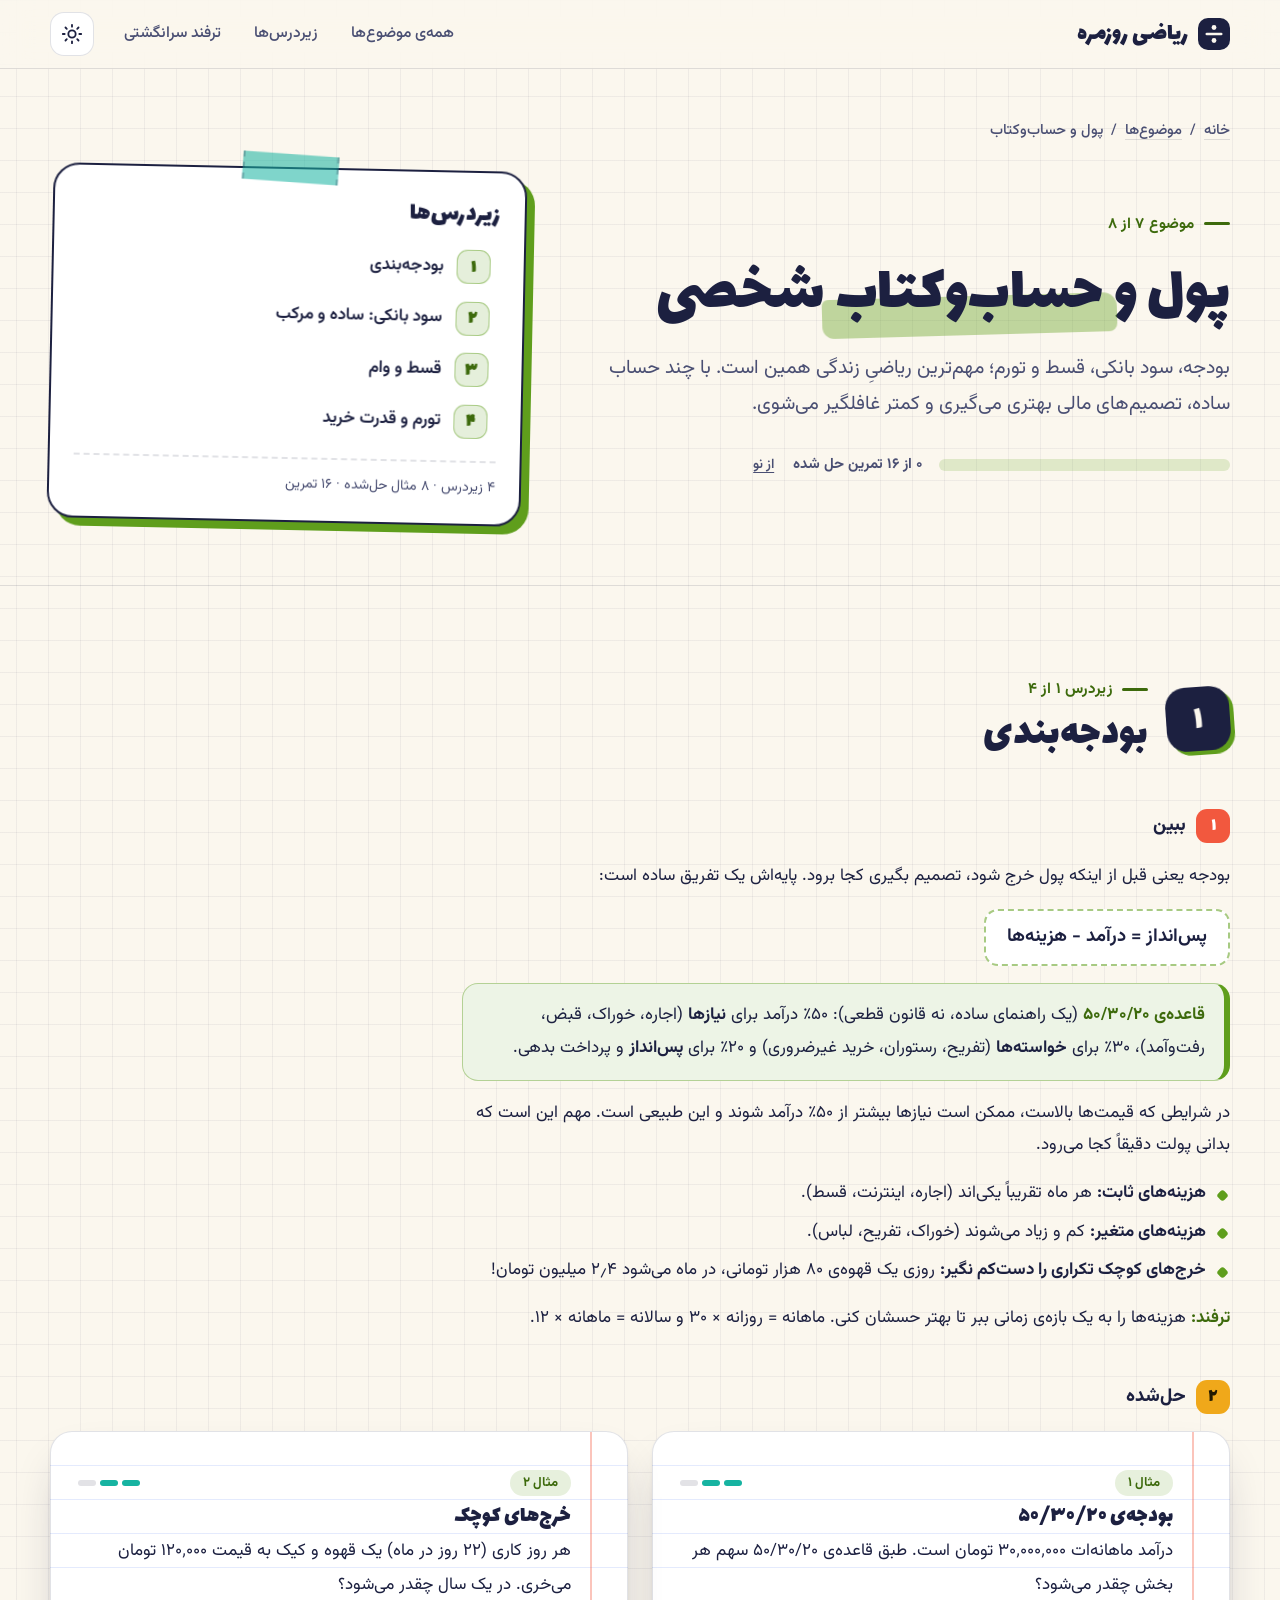
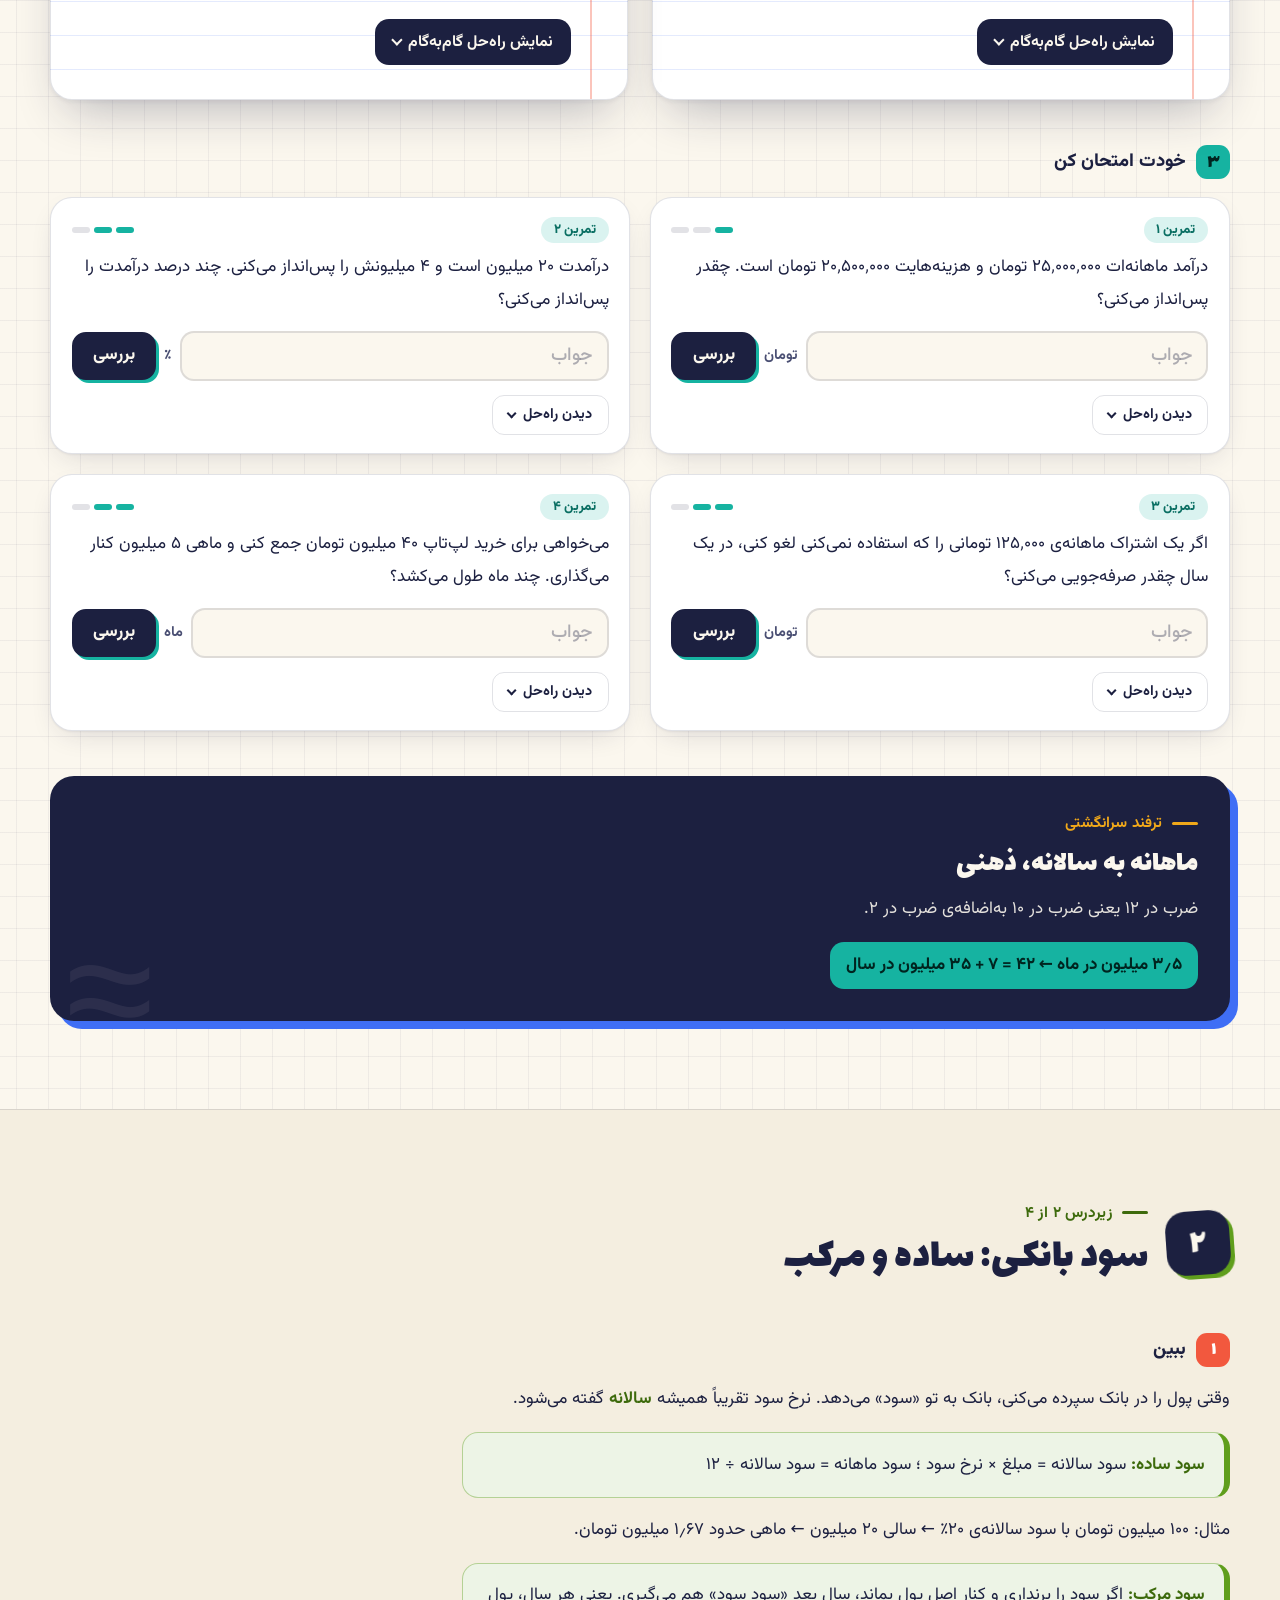
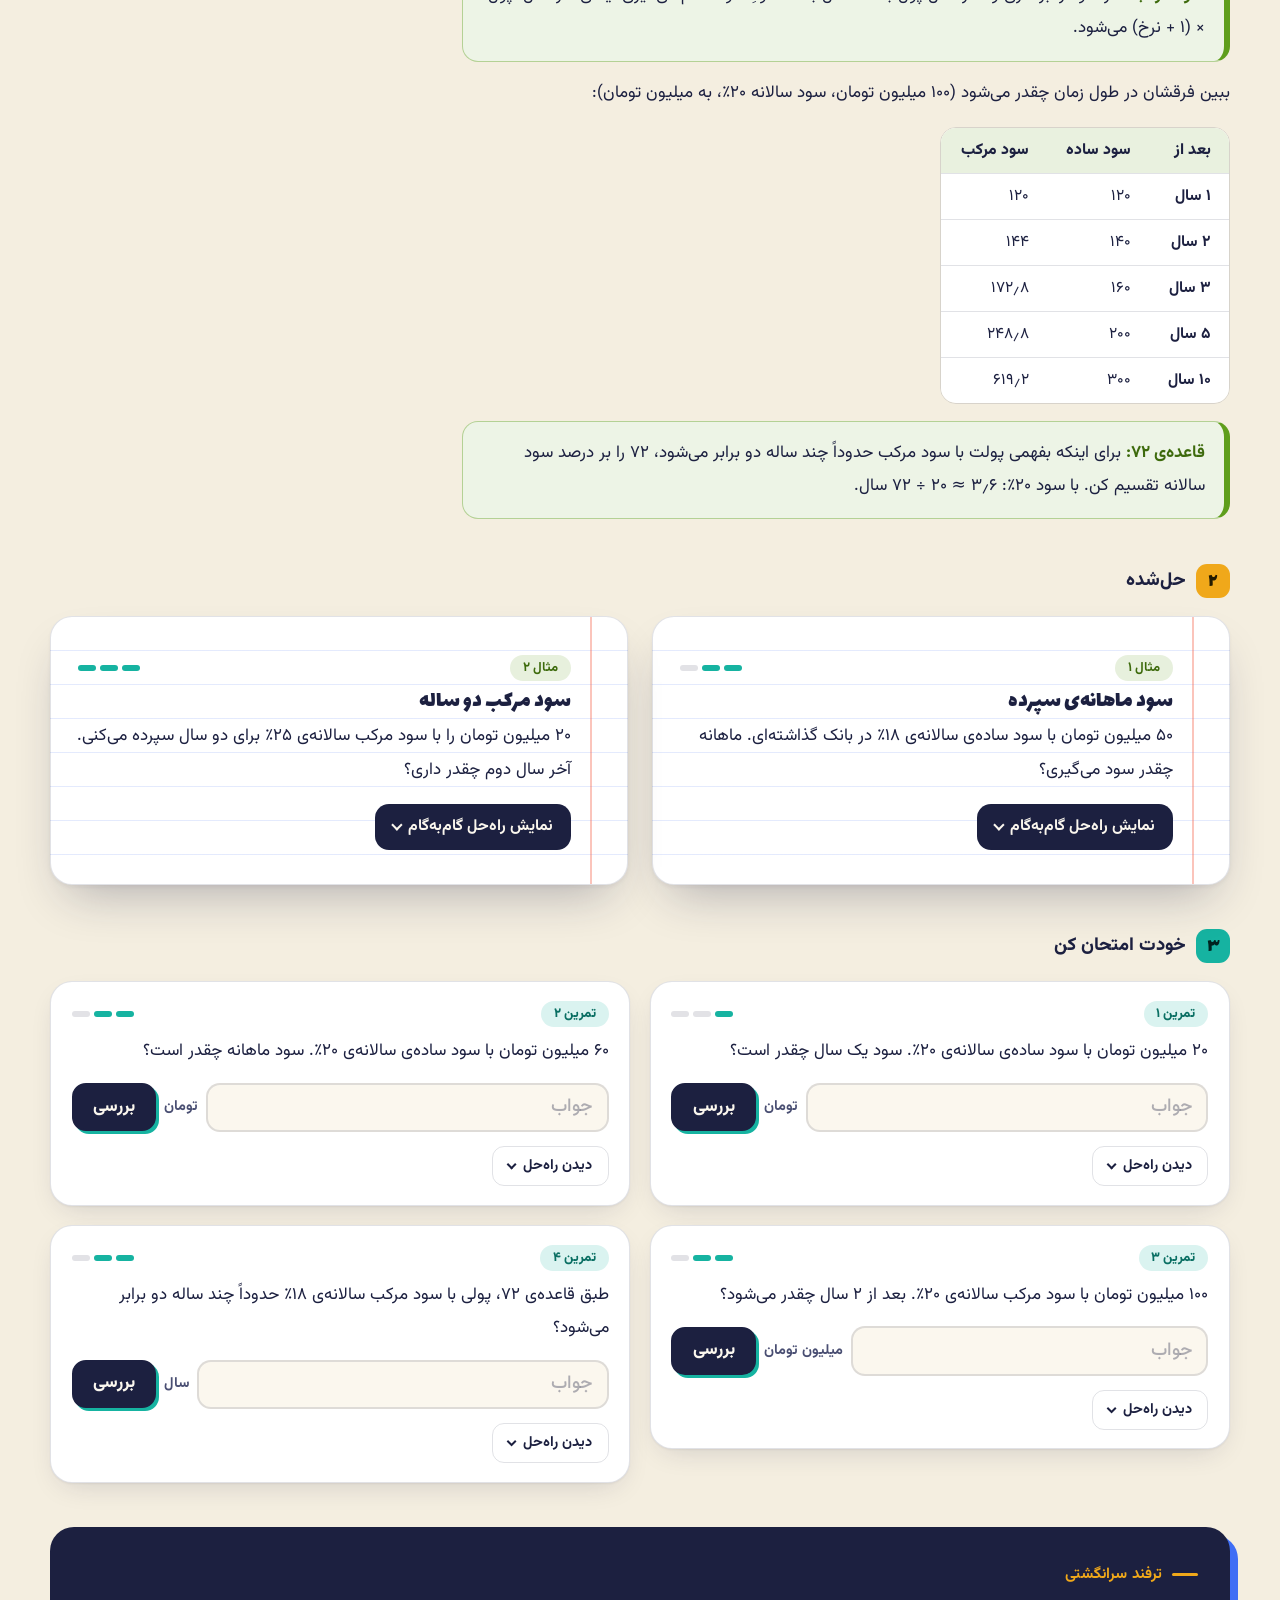
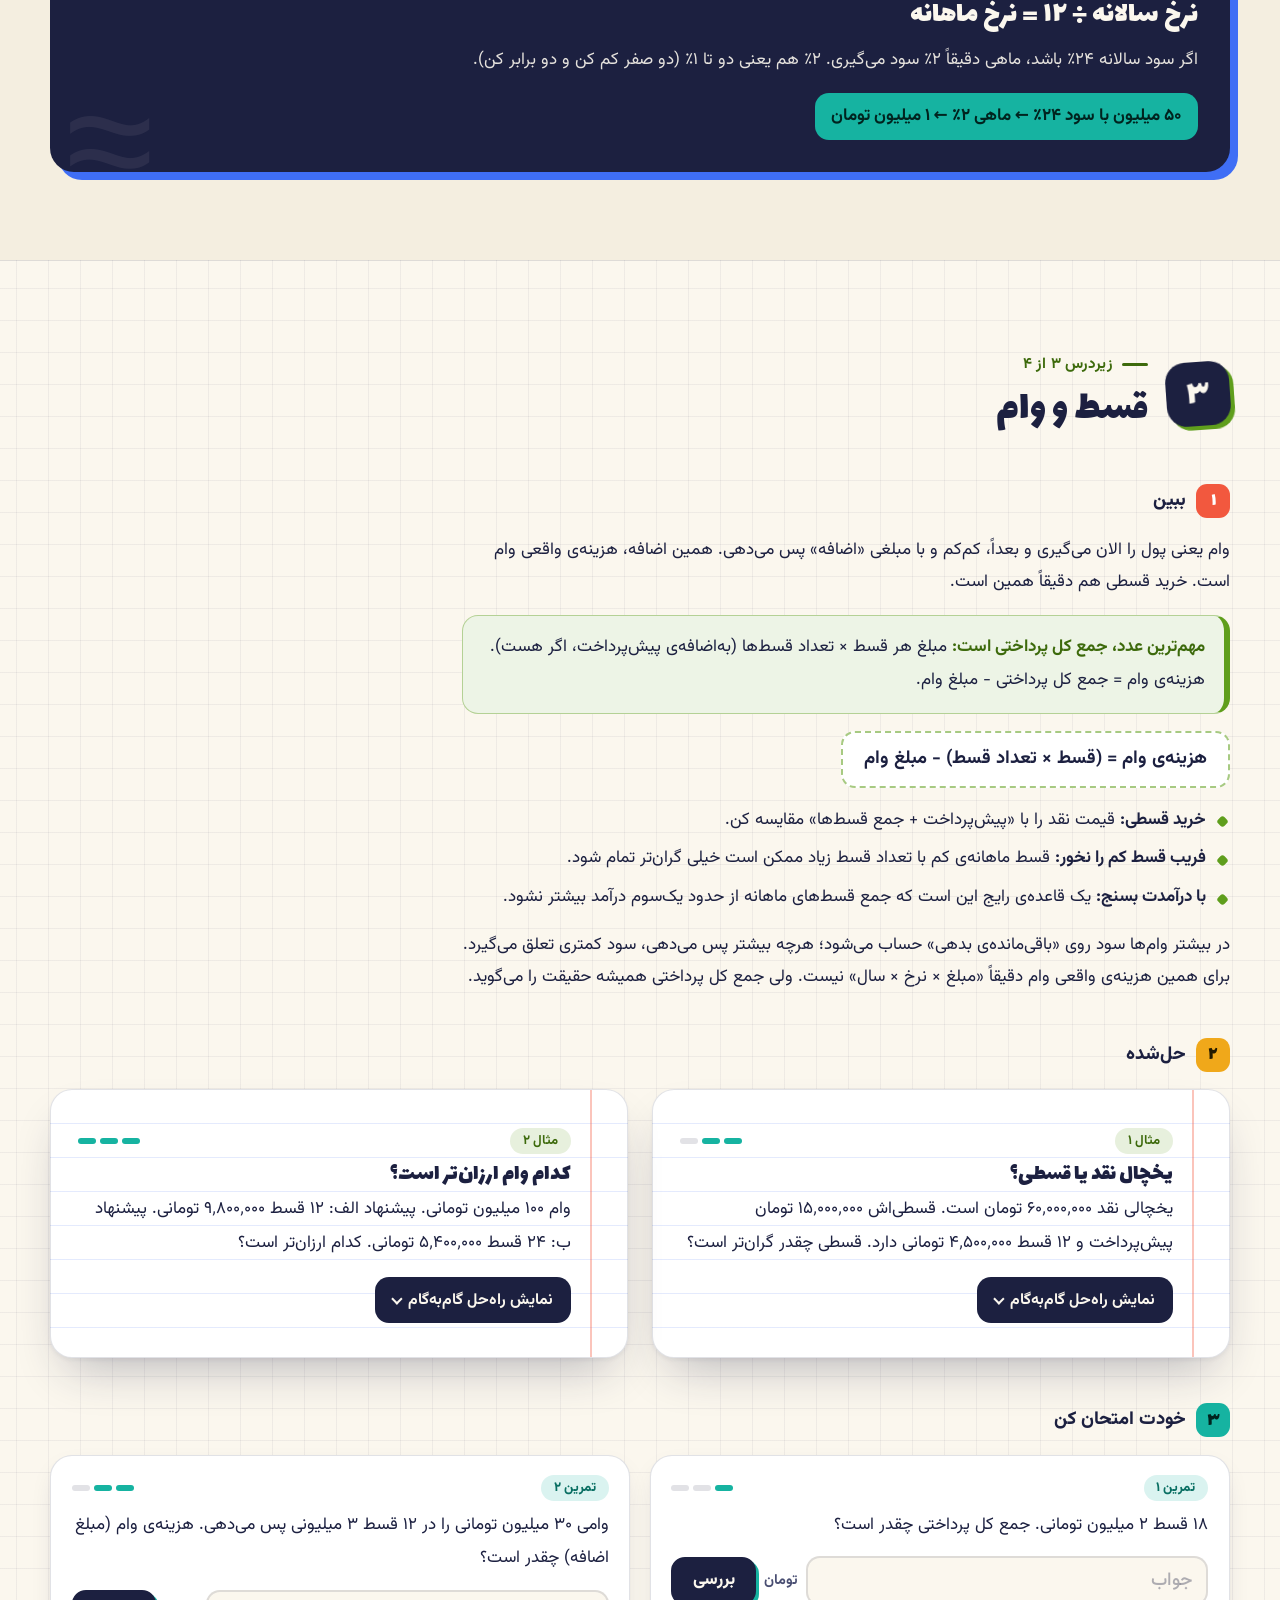
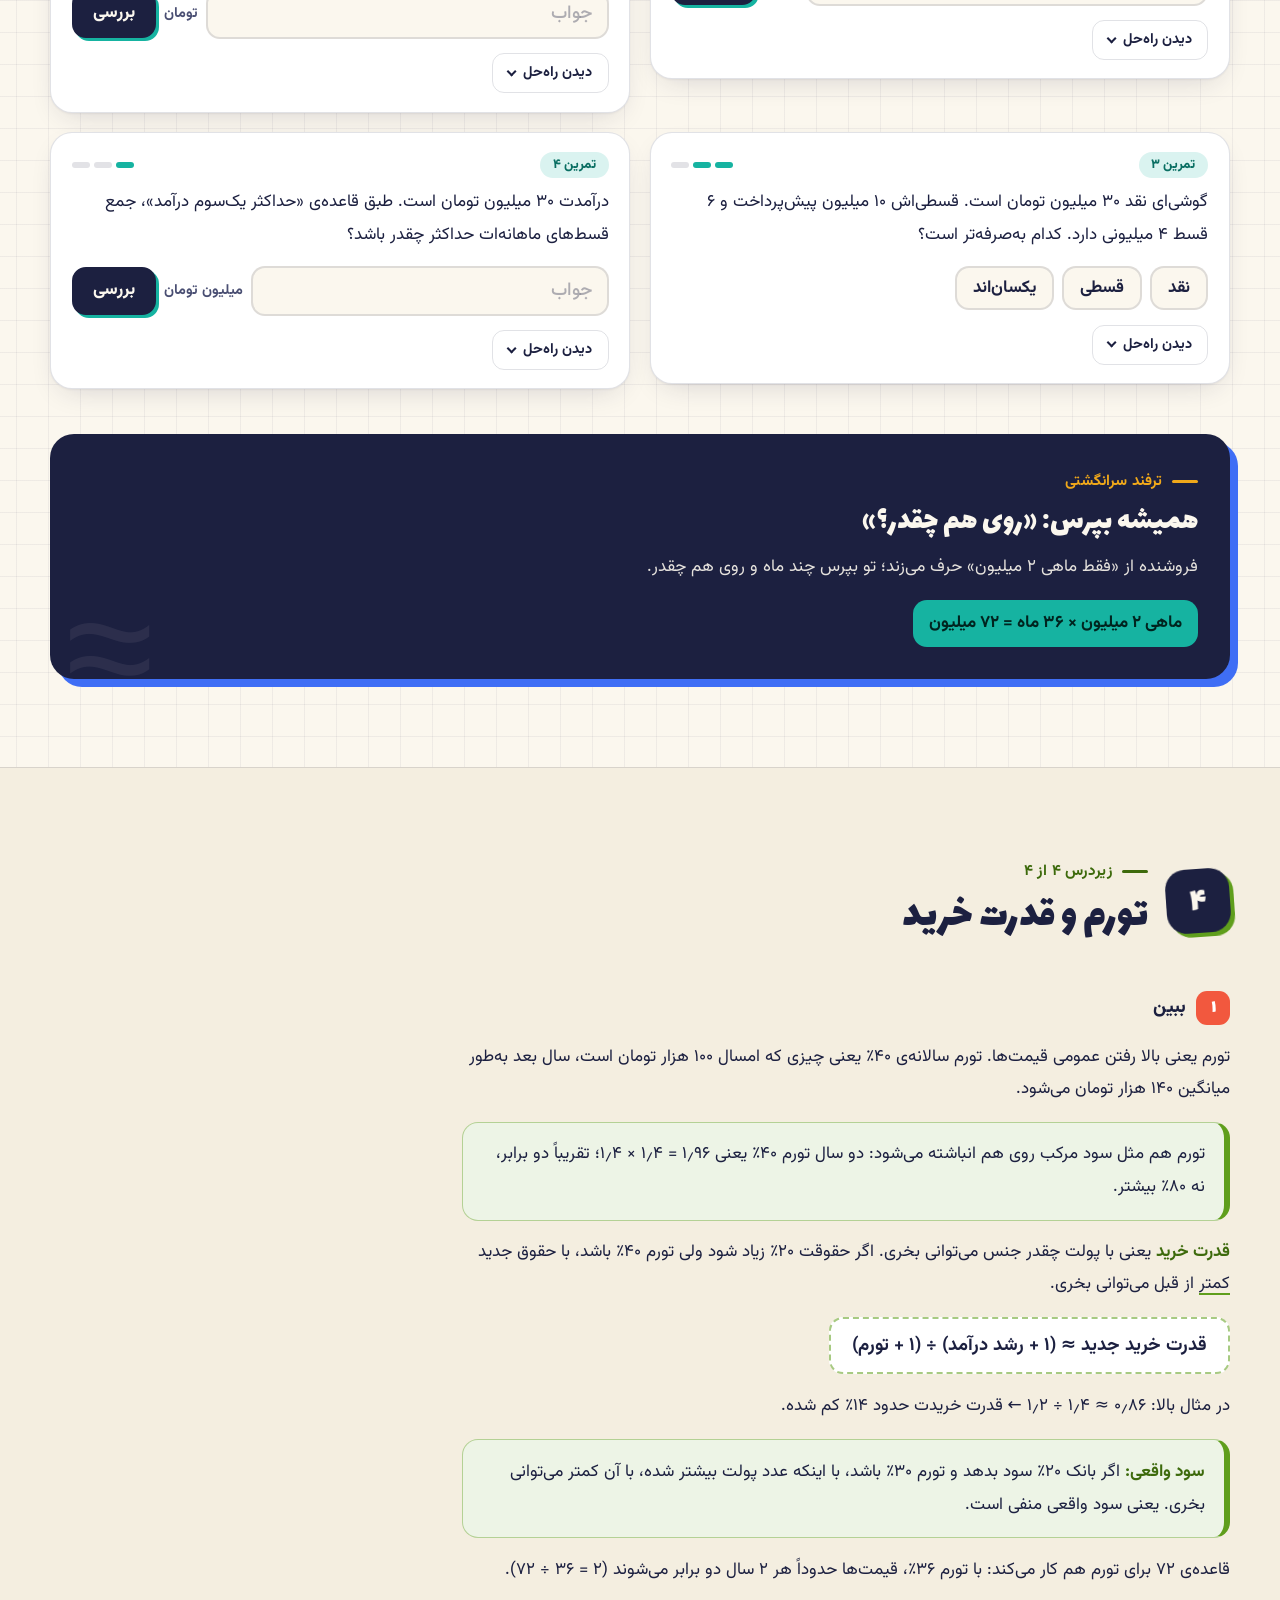
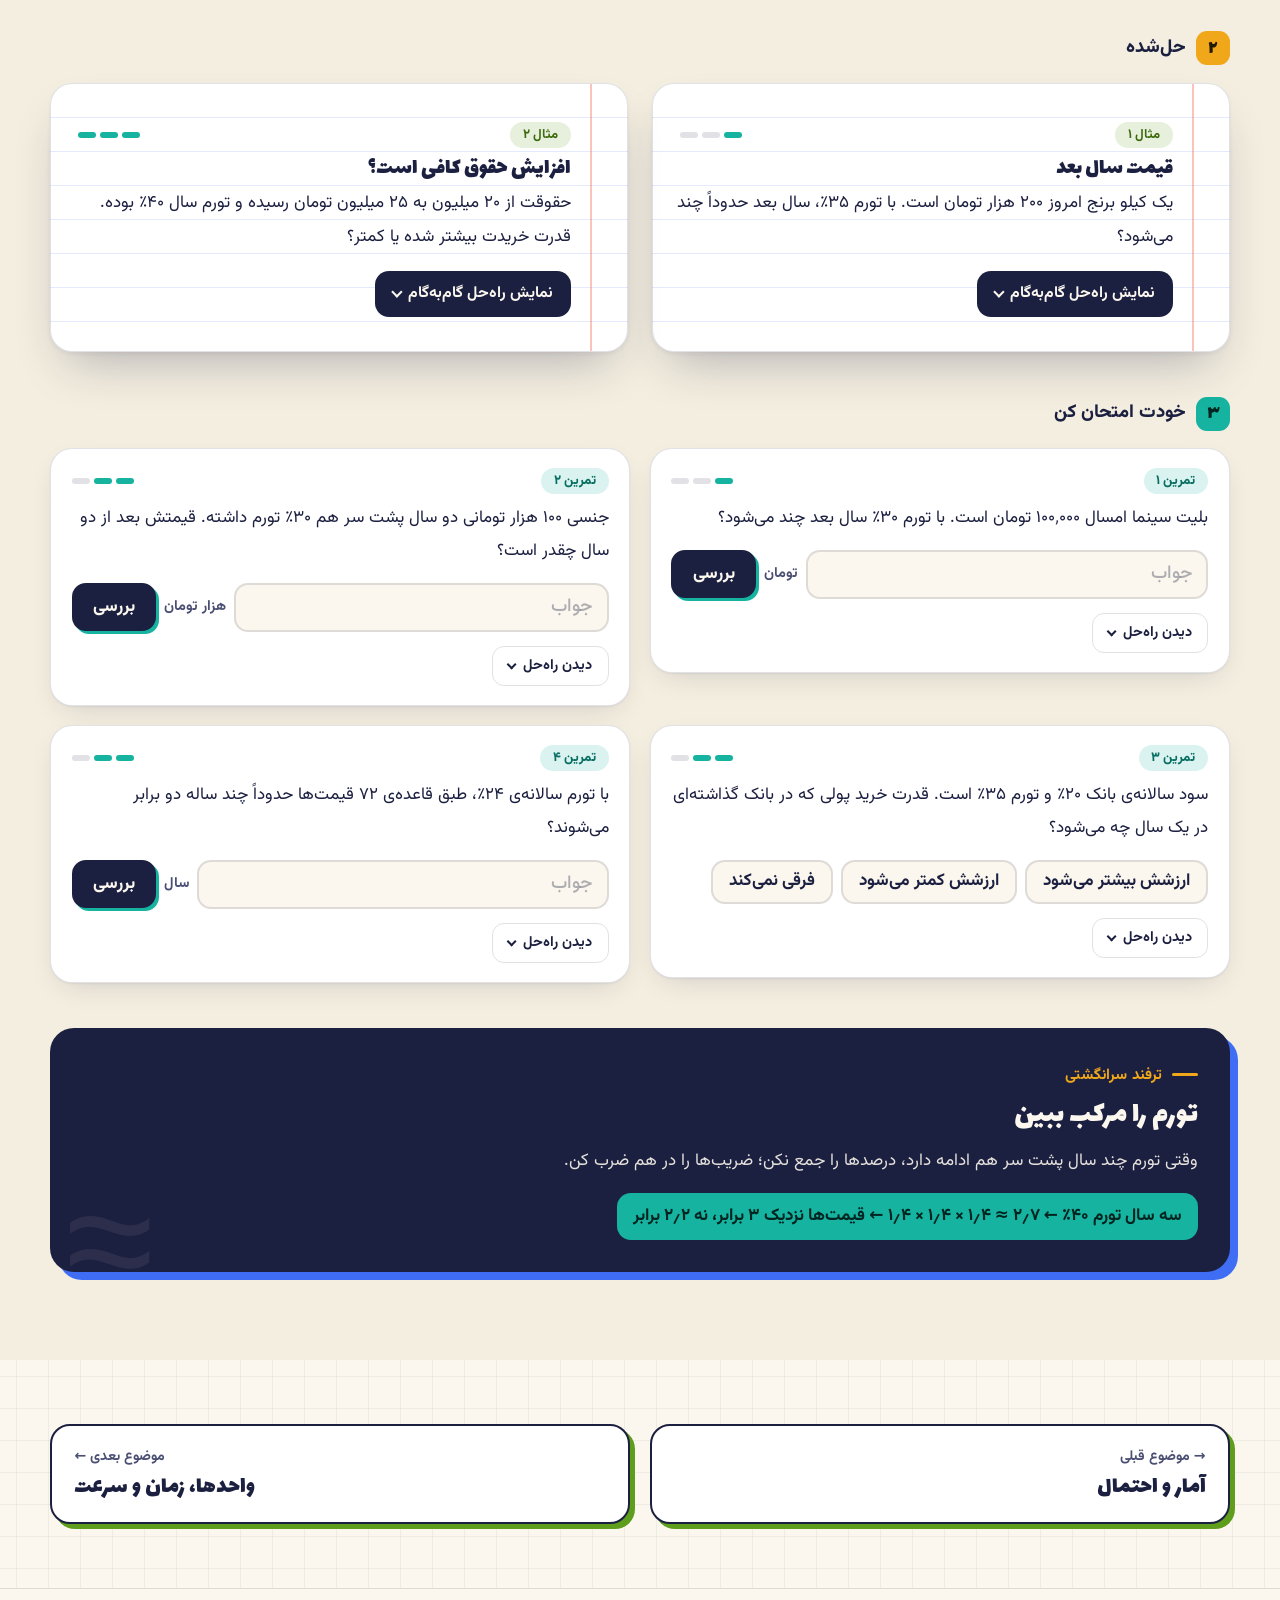
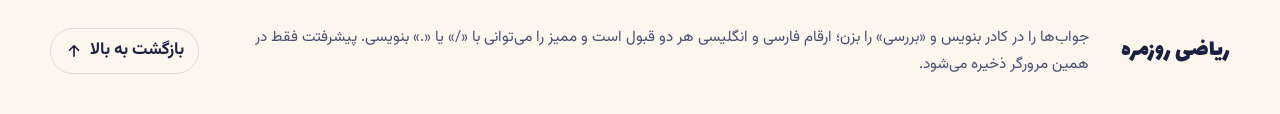
<file: riazi-rooz/lessons/money.html>
<!doctype html>
<html lang="fa" dir="rtl">
<head>
  <meta charset="utf-8">
  <meta name="viewport" content="width=device-width, initial-scale=1">
  <title>پول و حساب‌وکتاب شخصی | ریاضی روزمره</title>
  <meta name="description" content="آموزش ساده‌ی بودجه‌بندی، سود ساده و مرکب، حساب قسط و هزینه‌ی واقعی وام، و تورم و قدرت خرید، با مثال و تمرین.">
  <meta name="theme-color" content="#fbf7ee" media="(prefers-color-scheme: light)">
  <meta name="theme-color" content="#0f1226" media="(prefers-color-scheme: dark)">
  <link rel="icon" href="../favicon.svg" type="image/svg+xml">
  <script>
    /* تم را پیش از اولین رندر تنظیم می‌کند تا چشمک نزند */
    (function () {
      var root = document.documentElement, theme = null;
      root.classList.add('js');
      try { theme = localStorage.getItem('theme'); } catch (e) {}
      if (theme !== 'light' && theme !== 'dark') {
        theme = window.matchMedia && matchMedia('(prefers-color-scheme: dark)').matches ? 'dark' : 'light';
      }
      root.setAttribute('data-theme', theme);
    })();
  </script>
  <link rel="stylesheet" href="../css/style.css">
</head>
<body class="lesson-page" data-topic="money" style="--c:var(--c-money);--c-ink:var(--c-money-ink)">
  <a class="skip-link" href="#main">پرش به محتوا</a>

  <!-- ============ هدر ============ -->
  <header class="site-header" id="top">
    <div class="container header-inner">
      <a class="brand" href="../index.html" aria-label="ریاضی روزمره، صفحه اصلی">
        <span class="brand-mark" aria-hidden="true">
          <svg viewBox="0 0 32 32" width="32" height="32"><rect width="32" height="32" rx="10" fill="currentColor"/><circle cx="16" cy="9.5" r="2.4" fill="var(--bg)"/><circle cx="16" cy="22.5" r="2.4" fill="var(--bg)"/><rect x="7.5" y="14.7" width="17" height="2.6" rx="1.3" fill="var(--bg)"/></svg>
        </span>
        <span class="brand-name">ریاضی روزمره</span>
      </a>

      <nav class="main-nav" id="main-nav" aria-label="منوی اصلی">
        <a href="../index.html#topics">همه‌ی موضوع‌ها</a>
        <a href="#toc">زیردرس‌ها</a>
        <a href="../index.html#tricks">ترفند سرانگشتی</a>
      </nav>

      <div class="header-actions">
        <button class="icon-btn" id="theme-toggle" type="button" aria-label="تغییر حالت روشن/تیره" title="تغییر حالت روشن/تیره">
          <svg class="i-sun" viewBox="0 0 24 24" width="22" height="22" fill="none" stroke="currentColor" stroke-width="2" stroke-linecap="round" stroke-linejoin="round" aria-hidden="true"><circle cx="12" cy="12" r="4"/><path d="M12 2v2M12 20v2M4.9 4.9l1.4 1.4M17.7 17.7l1.4 1.4M2 12h2M20 12h2M4.9 19.1l1.4-1.4M17.7 6.3l1.4-1.4"/></svg>
          <svg class="i-moon" viewBox="0 0 24 24" width="22" height="22" fill="none" stroke="currentColor" stroke-width="2" stroke-linecap="round" stroke-linejoin="round" aria-hidden="true"><path d="M21 12.8A9 9 0 1 1 11.2 3a7 7 0 0 0 9.8 9.8z"/></svg>
        </button>
        <button class="icon-btn menu-btn" id="menu-btn" type="button" aria-label="باز و بسته کردن منو" aria-expanded="false" aria-controls="main-nav">
          <svg viewBox="0 0 24 24" width="22" height="22" fill="none" stroke="currentColor" stroke-width="2" stroke-linecap="round" aria-hidden="true"><path class="bar b1" d="M4 7h16"/><path class="bar b2" d="M4 12h16"/><path class="bar b3" d="M4 17h16"/></svg>
        </button>
      </div>
    </div>
  </header>

  <main id="main">
<section class="lesson-hero" aria-labelledby="page-title">
<div class="container">
<nav class="crumbs" aria-label="مسیر"><a href="../index.html">خانه</a><span aria-hidden="true">/</span><a href="../index.html#topics">موضوع‌ها</a><span aria-hidden="true">/</span><span aria-current="page">پول و حساب‌وکتاب</span></nav>
<div class="lh-grid">
<div class="lh-copy">
<p class="kicker">موضوع ۷ از ۸</p>
<h1 id="page-title">پول و <span class="mark">حساب‌وکتاب</span> شخصی</h1>
<p class="lead">بودجه، سود بانکی، قسط و تورم؛ مهم‌ترین ریاضیِ زندگی همین است. با چند حساب ساده، تصمیم‌های مالی بهتری می‌گیری و کمتر غافلگیر می‌شوی.</p>
<div class="progress">
<span class="progress-track" aria-hidden="true"><span class="progress-fill" id="progress-fill"></span></span>
<span class="progress-text" id="progress-text">۰ از ۱۶ تمرین حل شده</span>
<button type="button" class="link-btn" id="progress-reset">از نو</button>
</div>
</div>
<nav class="toc card-sticker" id="toc" aria-labelledby="toc-title">
<span class="tape" aria-hidden="true"></span>
<h2 id="toc-title">زیردرس‌ها</h2>
<ol class="toc-list"><li><a href="#m1">بودجه‌بندی</a></li><li><a href="#m2">سود بانکی: ساده و مرکب</a></li><li><a href="#m3">قسط و وام</a></li><li><a href="#m4">تورم و قدرت خرید</a></li></ol>
<p class="toc-meta">۴ زیردرس · ۸ مثال حل‌شده · ۱۶ تمرین</p>
</nav>
</div>
</div>
</section>

<section class="lesson" id="m1" aria-labelledby="m1-t">
<div class="container">
<header class="lesson-head"><span class="lesson-n" aria-hidden="true">۱</span><div><p class="kicker">زیردرس ۱ از ۴</p><h2 id="m1-t">بودجه‌بندی</h2></div></header>
<div class="part part-see"><h3 class="part-label"><span class="pn" aria-hidden="true">۱</span>ببین</h3><div class="prose">
<p>بودجه یعنی قبل از اینکه پول خرج شود، تصمیم بگیری کجا برود. پایه‌اش یک تفریق ساده است:</p>
<p class="formula"><span class="eq eq-fa">پس‌انداز = درآمد − هزینه‌ها</span></p>
<div class="key"><b>قاعده‌ی ۵۰/۳۰/۲۰</b> (یک راهنمای ساده، نه قانون قطعی): ۵۰٪ درآمد برای <b>نیازها</b> (اجاره، خوراک، قبض، رفت‌وآمد)، ۳۰٪ برای <b>خواسته‌ها</b> (تفریح، رستوران، خرید غیرضروری) و ۲۰٪ برای <b>پس‌انداز</b> و پرداخت بدهی.</div>
<p>در شرایطی که قیمت‌ها بالاست، ممکن است نیازها بیشتر از ۵۰٪ درآمد شوند و این طبیعی است. مهم این است که بدانی پولت دقیقاً کجا می‌رود.</p>
<ul class="dots"><li><b>هزینه‌های ثابت:</b> هر ماه تقریباً یکی‌اند (اجاره، اینترنت، قسط).</li><li><b>هزینه‌های متغیر:</b> کم و زیاد می‌شوند (خوراک، تفریح، لباس).</li><li><b>خرج‌های کوچک تکراری را دست‌کم نگیر:</b> روزی یک قهوه‌ی ۸۰ هزار تومانی، در ماه می‌شود ۲٫۴ میلیون تومان!</li></ul>
<p><strong>ترفند:</strong> هزینه‌ها را به یک بازه‌ی زمانی ببر تا بهتر حسشان کنی. ماهانه = روزانه × ۳۰ و سالانه = ماهانه × ۱۲.</p>
</div></div>
<div class="part part-solved"><h3 class="part-label"><span class="pn" aria-hidden="true">۲</span>حل‌شده</h3><div class="examples">
<article class="question card-paper"><div class="q-top"><span class="q-tag">مثال ۱</span><span class="q-level" aria-label="سطح: متوسط"><i class="on"></i><i class="on"></i><i></i></span></div><h4>بودجه‌ی ۵۰/۳۰/۲۰</h4><p>درآمد ماهانه‌ات ۳۰٬۰۰۰٬۰۰۰ تومان است. طبق قاعده‌ی ۵۰/۳۰/۲۰ سهم هر بخش چقدر می‌شود؟</p><details class="solution"><summary><span class="when-closed">نمایش راه‌حل گام‌به‌گام</span><span class="when-open">بستن راه‌حل</span></summary><ol class="solution-steps"><li>نیازها (۵۰٪ = نصف): <span class="eq">۳۰٬۰۰۰٬۰۰۰ ÷ ۲ = ۱۵٬۰۰۰٬۰۰۰</span></li><li>۱۰٪ درآمد ۳ میلیون است؛ پس خواسته‌ها (۳۰٪): <span class="eq">۳ × ۳٬۰۰۰٬۰۰۰ = ۹٬۰۰۰٬۰۰۰</span></li><li>پس‌انداز (۲۰٪): <span class="eq">۲ × ۳٬۰۰۰٬۰۰۰ = <b>۶٬۰۰۰٬۰۰۰</b></span></li></ol><p class="check">بررسی: <span class="eq">۱۵ + ۹ + ۶ = ۳۰</span> میلیون ✓</p></details></article>
<article class="question card-paper"><div class="q-top"><span class="q-tag">مثال ۲</span><span class="q-level" aria-label="سطح: متوسط"><i class="on"></i><i class="on"></i><i></i></span></div><h4>خرج‌های کوچک</h4><p>هر روز کاری (۲۲ روز در ماه) یک قهوه و کیک به قیمت ۱۲۰٬۰۰۰ تومان می‌خری. در یک سال چقدر می‌شود؟</p><details class="solution"><summary><span class="when-closed">نمایش راه‌حل گام‌به‌گام</span><span class="when-open">بستن راه‌حل</span></summary><ol class="solution-steps"><li>ماهانه: <span class="eq">۲۲ × ۱۲۰٬۰۰۰ = ۲٬۶۴۰٬۰۰۰</span> تومان</li><li>سالانه: <span class="eq">۱۲ × ۲٬۶۴۰٬۰۰۰ = <b>۳۱٬۶۸۰٬۰۰۰</b></span> تومان.</li></ol><p class="check">بیش از ۳۰ میلیون تومان در سال؛ تقریباً قیمت یک گوشی خوب!</p></details></article>
</div></div>
<div class="part part-try"><h3 class="part-label"><span class="pn" aria-hidden="true">۳</span>خودت امتحان کن</h3><div class="exercises">
<div class="exercise" id="m1-q1" data-answer="4500000" data-unit="تومان"><div class="ex-top"><span class="ex-n">تمرین ۱</span><span class="q-level" aria-label="سطح: آسان"><i class="on"></i><i></i><i></i></span></div><div class="ex-q"><p>درآمد ماهانه‌ات ۲۵٬۰۰۰٬۰۰۰ تومان و هزینه‌هایت ۲۰٬۵۰۰٬۰۰۰ تومان است. چقدر پس‌انداز می‌کنی؟</p></div><details class="solution"><summary><span class="when-closed">دیدن راه‌حل</span><span class="when-open">بستن راه‌حل</span></summary><ol class="solution-steps"><li><span class="eq">۲۵٬۰۰۰٬۰۰۰ − ۲۰٬۵۰۰٬۰۰۰ = <b>۴٬۵۰۰٬۰۰۰</b></span> تومان.</li></ol></details></div>
<div class="exercise" id="m1-q2" data-answer="20" data-unit="٪" data-hint="جزء (پس‌انداز) را بر کل (درآمد) تقسیم کن."><div class="ex-top"><span class="ex-n">تمرین ۲</span><span class="q-level" aria-label="سطح: متوسط"><i class="on"></i><i class="on"></i><i></i></span></div><div class="ex-q"><p>درآمدت ۲۰ میلیون است و ۴ میلیونش را پس‌انداز می‌کنی. چند درصد درآمدت را پس‌انداز می‌کنی؟</p></div><details class="solution"><summary><span class="when-closed">دیدن راه‌حل</span><span class="when-open">بستن راه‌حل</span></summary><ol class="solution-steps"><li><span class="eq">۴ ÷ ۲۰ = <span class="frac"><span>۱</span><span>۵</span></span> = <b>۲۰٪</b></span></li></ol></details></div>
<div class="exercise" id="m1-q3" data-answer="1500000" data-unit="تومان"><div class="ex-top"><span class="ex-n">تمرین ۳</span><span class="q-level" aria-label="سطح: متوسط"><i class="on"></i><i class="on"></i><i></i></span></div><div class="ex-q"><p>اگر یک اشتراک ماهانه‌ی ۱۲۵٬۰۰۰ تومانی را که استفاده نمی‌کنی لغو کنی، در یک سال چقدر صرفه‌جویی می‌کنی؟</p></div><details class="solution"><summary><span class="when-closed">دیدن راه‌حل</span><span class="when-open">بستن راه‌حل</span></summary><ol class="solution-steps"><li><span class="eq">۱۲۵٬۰۰۰ × ۱۲ = <b>۱٬۵۰۰٬۰۰۰</b></span> تومان.</li></ol><p class="check">ضرب در ۱۲ = ضرب در ۱۰ + ضرب در ۲: <span class="eq">۱٬۲۵۰٬۰۰۰ + ۲۵۰٬۰۰۰</span></p></details></div>
<div class="exercise" id="m1-q4" data-answer="8" data-unit="ماه"><div class="ex-top"><span class="ex-n">تمرین ۴</span><span class="q-level" aria-label="سطح: متوسط"><i class="on"></i><i class="on"></i><i></i></span></div><div class="ex-q"><p>می‌خواهی برای خرید لپ‌تاپ ۴۰ میلیون تومان جمع کنی و ماهی ۵ میلیون کنار می‌گذاری. چند ماه طول می‌کشد؟</p></div><details class="solution"><summary><span class="when-closed">دیدن راه‌حل</span><span class="when-open">بستن راه‌حل</span></summary><ol class="solution-steps"><li><span class="eq">۴۰ ÷ ۵ = <b>۸</b></span> ماه.</li></ol><p class="check">البته اگر قیمت لپ‌تاپ در این مدت ثابت بماند؛ زیردرس «تورم» را ببین.</p></details></div>
</div></div>
<aside class="tip" aria-label="ترفند سرانگشتی"><p class="kicker">ترفند سرانگشتی</p><h3>ماهانه به سالانه، ذهنی</h3>
<p>ضرب در ۱۲ یعنی ضرب در ۱۰ به‌اضافه‌ی ضرب در ۲.</p>
<p class="trick-example">۳٫۵ میلیون در ماه ← <span class="eq">۳۵ + ۷ = <b>۴۲</b></span> میلیون در سال</p>
</aside>
</div>
</section>
<section class="lesson" id="m2" aria-labelledby="m2-t">
<div class="container">
<header class="lesson-head"><span class="lesson-n" aria-hidden="true">۲</span><div><p class="kicker">زیردرس ۲ از ۴</p><h2 id="m2-t">سود بانکی: ساده و مرکب</h2></div></header>
<div class="part part-see"><h3 class="part-label"><span class="pn" aria-hidden="true">۱</span>ببین</h3><div class="prose">
<p>وقتی پول را در بانک سپرده می‌کنی، بانک به تو «سود» می‌دهد. نرخ سود تقریباً همیشه <strong>سالانه</strong> گفته می‌شود.</p>
<div class="key"><b>سود ساده:</b> سود سالانه = مبلغ × نرخ سود ؛ سود ماهانه = سود سالانه ÷ ۱۲</div>
<p>مثال: ۱۰۰ میلیون تومان با سود سالانه‌ی ۲۰٪ ← سالی ۲۰ میلیون ← ماهی حدود ۱٫۶۷ میلیون تومان.</p>
<div class="key"><b>سود مرکب:</b> اگر سود را برنداری و کنار اصل پول بماند، سال بعد «سودِ سود» هم می‌گیری. یعنی هر سال، پول × (۱ + نرخ) می‌شود.</div>
<p>ببین فرقشان در طول زمان چقدر می‌شود (۱۰۰ میلیون تومان، سود سالانه ۲۰٪، به میلیون تومان):</p>
<div class="table-wrap"><table class="data-table"><thead><tr><th>بعد از</th><th>سود ساده</th><th>سود مرکب</th></tr></thead><tbody><tr><td>۱ سال</td><td>۱۲۰</td><td>۱۲۰</td></tr><tr><td>۲ سال</td><td>۱۴۰</td><td>۱۴۴</td></tr><tr><td>۳ سال</td><td>۱۶۰</td><td>۱۷۲٫۸</td></tr><tr><td>۵ سال</td><td>۲۰۰</td><td>۲۴۸٫۸</td></tr><tr><td>۱۰ سال</td><td>۳۰۰</td><td>۶۱۹٫۲</td></tr></tbody></table></div>
<div class="key"><b>قاعده‌ی ۷۲:</b> برای اینکه بفهمی پولت با سود مرکب حدوداً چند ساله دو برابر می‌شود، ۷۲ را بر درصد سود سالانه تقسیم کن. با سود ۲۰٪: <span class="eq">۷۲ ÷ ۲۰ ≈ ۳٫۶</span> سال.</div>
</div></div>
<div class="part part-solved"><h3 class="part-label"><span class="pn" aria-hidden="true">۲</span>حل‌شده</h3><div class="examples">
<article class="question card-paper"><div class="q-top"><span class="q-tag">مثال ۱</span><span class="q-level" aria-label="سطح: متوسط"><i class="on"></i><i class="on"></i><i></i></span></div><h4>سود ماهانه‌ی سپرده</h4><p>۵۰ میلیون تومان با سود ساده‌ی سالانه‌ی ۱۸٪ در بانک گذاشته‌ای. ماهانه چقدر سود می‌گیری؟</p><details class="solution"><summary><span class="when-closed">نمایش راه‌حل گام‌به‌گام</span><span class="when-open">بستن راه‌حل</span></summary><ol class="solution-steps"><li>۱۰٪ = ۵ میلیون و ۸٪ = ۴ میلیون ← ۱۸٪ = ۹ میلیون سود در سال.</li><li>ماهانه: <span class="eq">۹٬۰۰۰٬۰۰۰ ÷ ۱۲ = <b>۷۵۰٬۰۰۰</b></span> تومان.</li></ol></details></article>
<article class="question card-paper"><div class="q-top"><span class="q-tag">مثال ۲</span><span class="q-level" aria-label="سطح: سخت"><i class="on"></i><i class="on"></i><i class="on"></i></span></div><h4>سود مرکب دو ساله</h4><p>۲۰ میلیون تومان را با سود مرکب سالانه‌ی ۲۵٪ برای دو سال سپرده می‌کنی. آخر سال دوم چقدر داری؟</p><details class="solution"><summary><span class="when-closed">نمایش راه‌حل گام‌به‌گام</span><span class="when-open">بستن راه‌حل</span></summary><ol class="solution-steps"><li>سال اول: <span class="eq">۲۰ × ۱٫۲۵ = ۲۵</span> میلیون</li><li>سال دوم (روی ۲۵ میلیون): <span class="eq">۲۵ × ۱٫۲۵ = ۳۱٫۲۵</span> میلیون ← <b>۳۱٬۲۵۰٬۰۰۰</b> تومان.</li></ol><p class="check">با سود ساده: <span class="eq">۲۰ + ۵ + ۵ = ۳۰</span> میلیون. آن ۱٫۲۵ میلیون اضافه، همان «سودِ سود» است.</p></details></article>
</div></div>
<div class="part part-try"><h3 class="part-label"><span class="pn" aria-hidden="true">۳</span>خودت امتحان کن</h3><div class="exercises">
<div class="exercise" id="m2-q1" data-answer="4000000" data-unit="تومان"><div class="ex-top"><span class="ex-n">تمرین ۱</span><span class="q-level" aria-label="سطح: آسان"><i class="on"></i><i></i><i></i></span></div><div class="ex-q"><p>۲۰ میلیون تومان با سود ساده‌ی سالانه‌ی ۲۰٪. سود یک سال چقدر است؟</p></div><details class="solution"><summary><span class="when-closed">دیدن راه‌حل</span><span class="when-open">بستن راه‌حل</span></summary><ol class="solution-steps"><li><span class="eq">۲۰٬۰۰۰٬۰۰۰ × ۰٫۲ = <b>۴٬۰۰۰٬۰۰۰</b></span> تومان.</li></ol></details></div>
<div class="exercise" id="m2-q2" data-answer="1000000" data-unit="تومان"><div class="ex-top"><span class="ex-n">تمرین ۲</span><span class="q-level" aria-label="سطح: متوسط"><i class="on"></i><i class="on"></i><i></i></span></div><div class="ex-q"><p>۶۰ میلیون تومان با سود ساده‌ی سالانه‌ی ۲۰٪. سود ماهانه چقدر است؟</p></div><details class="solution"><summary><span class="when-closed">دیدن راه‌حل</span><span class="when-open">بستن راه‌حل</span></summary><ol class="solution-steps"><li>سود سالانه: <span class="eq">۶۰ × ۰٫۲ = ۱۲</span> میلیون</li><li>ماهانه: <span class="eq">۱۲ ÷ ۱۲ = ۱</span> میلیون ← <b>۱٬۰۰۰٬۰۰۰</b> تومان.</li></ol></details></div>
<div class="exercise" id="m2-q3" data-answer="144" data-unit="میلیون تومان"><div class="ex-top"><span class="ex-n">تمرین ۳</span><span class="q-level" aria-label="سطح: متوسط"><i class="on"></i><i class="on"></i><i></i></span></div><div class="ex-q"><p>۱۰۰ میلیون تومان با سود مرکب سالانه‌ی ۲۰٪. بعد از ۲ سال چقدر می‌شود؟</p></div><details class="solution"><summary><span class="when-closed">دیدن راه‌حل</span><span class="when-open">بستن راه‌حل</span></summary><ol class="solution-steps"><li>سال اول: <span class="eq">۱۰۰ × ۱٫۲ = ۱۲۰</span></li><li>سال دوم: <span class="eq">۱۲۰ × ۱٫۲ = <b>۱۴۴</b></span> میلیون تومان.</li></ol></details></div>
<div class="exercise" id="m2-q4" data-answer="4" data-unit="سال" data-hint="۷۲ را بر درصد سود تقسیم کن."><div class="ex-top"><span class="ex-n">تمرین ۴</span><span class="q-level" aria-label="سطح: متوسط"><i class="on"></i><i class="on"></i><i></i></span></div><div class="ex-q"><p>طبق قاعده‌ی ۷۲، پولی با سود مرکب سالانه‌ی ۱۸٪ حدوداً چند ساله دو برابر می‌شود؟</p></div><details class="solution"><summary><span class="when-closed">دیدن راه‌حل</span><span class="when-open">بستن راه‌حل</span></summary><ol class="solution-steps"><li><span class="eq">۷۲ ÷ ۱۸ = <b>۴</b></span> سال.</li></ol></details></div>
</div></div>
<aside class="tip" aria-label="ترفند سرانگشتی"><p class="kicker">ترفند سرانگشتی</p><h3>نرخ سالانه ÷ ۱۲ = نرخ ماهانه</h3>
<p>اگر سود سالانه ۲۴٪ باشد، ماهی دقیقاً ۲٪ سود می‌گیری. ۲٪ هم یعنی دو تا ۱٪ (دو صفر کم کن و دو برابر کن).</p>
<p class="trick-example">۵۰ میلیون با سود ۲۴٪ ← ماهی ۲٪ ← <b>۱ میلیون</b> تومان</p>
</aside>
</div>
</section>
<section class="lesson" id="m3" aria-labelledby="m3-t">
<div class="container">
<header class="lesson-head"><span class="lesson-n" aria-hidden="true">۳</span><div><p class="kicker">زیردرس ۳ از ۴</p><h2 id="m3-t">قسط و وام</h2></div></header>
<div class="part part-see"><h3 class="part-label"><span class="pn" aria-hidden="true">۱</span>ببین</h3><div class="prose">
<p>وام یعنی پول را الان می‌گیری و بعداً، کم‌کم و با مبلغی «اضافه» پس می‌دهی. همین اضافه، هزینه‌ی واقعی وام است. خرید قسطی هم دقیقاً همین است.</p>
<div class="key"><b>مهم‌ترین عدد، جمع کل پرداختی است:</b> مبلغ هر قسط × تعداد قسط‌ها (به‌اضافه‌ی پیش‌پرداخت، اگر هست). هزینه‌ی وام = جمع کل پرداختی − مبلغ وام.</div>
<p class="formula"><span class="eq eq-fa">هزینه‌ی وام = (قسط × تعداد قسط) − مبلغ وام</span></p>
<ul class="dots"><li><b>خرید قسطی:</b> قیمت نقد را با «پیش‌پرداخت + جمع قسط‌ها» مقایسه کن.</li><li><b>فریب قسط کم را نخور:</b> قسط ماهانه‌ی کم با تعداد قسط زیاد ممکن است خیلی گران‌تر تمام شود.</li><li><b>با درآمدت بسنج:</b> یک قاعده‌ی رایج این است که جمع قسط‌های ماهانه از حدود یک‌سوم درآمد بیشتر نشود.</li></ul>
<p>در بیشتر وام‌ها سود روی «باقی‌مانده‌ی بدهی» حساب می‌شود؛ هرچه بیشتر پس می‌دهی، سود کمتری تعلق می‌گیرد. برای همین هزینه‌ی واقعی وام دقیقاً «مبلغ × نرخ × سال» نیست. ولی جمع کل پرداختی همیشه حقیقت را می‌گوید.</p>
</div></div>
<div class="part part-solved"><h3 class="part-label"><span class="pn" aria-hidden="true">۲</span>حل‌شده</h3><div class="examples">
<article class="question card-paper"><div class="q-top"><span class="q-tag">مثال ۱</span><span class="q-level" aria-label="سطح: متوسط"><i class="on"></i><i class="on"></i><i></i></span></div><h4>یخچال نقد یا قسطی؟</h4><p>یخچالی نقد ۶۰٬۰۰۰٬۰۰۰ تومان است. قسطی‌اش ۱۵٬۰۰۰٬۰۰۰ تومان پیش‌پرداخت و ۱۲ قسط ۴٬۵۰۰٬۰۰۰ تومانی دارد. قسطی چقدر گران‌تر است؟</p><details class="solution"><summary><span class="when-closed">نمایش راه‌حل گام‌به‌گام</span><span class="when-open">بستن راه‌حل</span></summary><ol class="solution-steps"><li>قسط‌ها: <span class="eq">۱۲ × ۴٬۵۰۰٬۰۰۰ = ۵۴٬۰۰۰٬۰۰۰</span></li><li>کل پرداختی: <span class="eq">۱۵٬۰۰۰٬۰۰۰ + ۵۴٬۰۰۰٬۰۰۰ = ۶۹٬۰۰۰٬۰۰۰</span></li><li>اضافه: <span class="eq">۶۹٬۰۰۰٬۰۰۰ − ۶۰٬۰۰۰٬۰۰۰ = <b>۹٬۰۰۰٬۰۰۰</b></span> تومان (یعنی ۱۵٪ گران‌تر).</li></ol></details></article>
<article class="question card-paper"><div class="q-top"><span class="q-tag">مثال ۲</span><span class="q-level" aria-label="سطح: سخت"><i class="on"></i><i class="on"></i><i class="on"></i></span></div><h4>کدام وام ارزان‌تر است؟</h4><p>وام ۱۰۰ میلیون تومانی. پیشنهاد الف: ۱۲ قسط ۹٬۸۰۰٬۰۰۰ تومانی. پیشنهاد ب: ۲۴ قسط ۵٬۴۰۰٬۰۰۰ تومانی. کدام ارزان‌تر است؟</p><details class="solution"><summary><span class="when-closed">نمایش راه‌حل گام‌به‌گام</span><span class="when-open">بستن راه‌حل</span></summary><ol class="solution-steps"><li>الف: <span class="eq">۱۲ × ۹٬۸۰۰٬۰۰۰ = ۱۱۷٬۶۰۰٬۰۰۰</span> ← هزینه‌ی وام ۱۷٫۶ میلیون</li><li>ب: <span class="eq">۲۴ × ۵٬۴۰۰٬۰۰۰ = ۱۲۹٬۶۰۰٬۰۰۰</span> ← هزینه‌ی وام ۲۹٫۶ میلیون</li><li><b>الف</b> ارزان‌تر است. ب قسط کمتری دارد، ولی روی هم ۱۲ میلیون بیشتر پس می‌دهی.</li></ol><p class="check">البته قسط الف سنگین‌تر است؛ باید ببینی با درآمدت جور درمی‌آید یا نه.</p></details></article>
</div></div>
<div class="part part-try"><h3 class="part-label"><span class="pn" aria-hidden="true">۳</span>خودت امتحان کن</h3><div class="exercises">
<div class="exercise" id="m3-q1" data-answer="36000000" data-unit="تومان"><div class="ex-top"><span class="ex-n">تمرین ۱</span><span class="q-level" aria-label="سطح: آسان"><i class="on"></i><i></i><i></i></span></div><div class="ex-q"><p>۱۸ قسط ۲ میلیون تومانی. جمع کل پرداختی چقدر است؟</p></div><details class="solution"><summary><span class="when-closed">دیدن راه‌حل</span><span class="when-open">بستن راه‌حل</span></summary><ol class="solution-steps"><li><span class="eq">۱۸ × ۲٬۰۰۰٬۰۰۰ = <b>۳۶٬۰۰۰٬۰۰۰</b></span> تومان.</li></ol></details></div>
<div class="exercise" id="m3-q2" data-answer="6000000" data-unit="تومان"><div class="ex-top"><span class="ex-n">تمرین ۲</span><span class="q-level" aria-label="سطح: متوسط"><i class="on"></i><i class="on"></i><i></i></span></div><div class="ex-q"><p>وامی ۳۰ میلیون تومانی را در ۱۲ قسط ۳ میلیونی پس می‌دهی. هزینه‌ی وام (مبلغ اضافه) چقدر است؟</p></div><details class="solution"><summary><span class="when-closed">دیدن راه‌حل</span><span class="when-open">بستن راه‌حل</span></summary><ol class="solution-steps"><li>جمع پرداختی: <span class="eq">۱۲ × ۳ = ۳۶</span> میلیون</li><li>هزینه: <span class="eq">۳۶ − ۳۰ = ۶</span> میلیون ← <b>۶٬۰۰۰٬۰۰۰</b> تومان.</li></ol></details></div>
<div class="exercise" id="m3-q3" data-choices="نقد|قسطی|یکسان‌اند" data-correct="0"><div class="ex-top"><span class="ex-n">تمرین ۳</span><span class="q-level" aria-label="سطح: متوسط"><i class="on"></i><i class="on"></i><i></i></span></div><div class="ex-q"><p>گوشی‌ای نقد ۳۰ میلیون تومان است. قسطی‌اش ۱۰ میلیون پیش‌پرداخت و ۶ قسط ۴ میلیونی دارد. کدام به‌صرفه‌تر است؟</p></div><details class="solution"><summary><span class="when-closed">دیدن راه‌حل</span><span class="when-open">بستن راه‌حل</span></summary><ol class="solution-steps"><li>قسطی: <span class="eq">۱۰ + ۶ × ۴ = ۱۰ + ۲۴ = ۳۴</span> میلیون</li><li><b>نقد</b> ۴ میلیون ارزان‌تر است.</li></ol></details></div>
<div class="exercise" id="m3-q4" data-answer="10" data-unit="میلیون تومان"><div class="ex-top"><span class="ex-n">تمرین ۴</span><span class="q-level" aria-label="سطح: آسان"><i class="on"></i><i></i><i></i></span></div><div class="ex-q"><p>درآمدت ۳۰ میلیون تومان است. طبق قاعده‌ی «حداکثر یک‌سوم درآمد»، جمع قسط‌های ماهانه‌ات حداکثر چقدر باشد؟</p></div><details class="solution"><summary><span class="when-closed">دیدن راه‌حل</span><span class="when-open">بستن راه‌حل</span></summary><ol class="solution-steps"><li><span class="eq">۳۰ ÷ ۳ = <b>۱۰</b></span> میلیون تومان.</li></ol></details></div>
</div></div>
<aside class="tip" aria-label="ترفند سرانگشتی"><p class="kicker">ترفند سرانگشتی</p><h3>همیشه بپرس: «روی هم چقدر؟»</h3>
<p>فروشنده از «فقط ماهی ۲ میلیون» حرف می‌زند؛ تو بپرس چند ماه و روی هم چقدر.</p>
<p class="trick-example">ماهی ۲ میلیون × ۳۶ ماه = <b>۷۲ میلیون</b></p>
</aside>
</div>
</section>
<section class="lesson" id="m4" aria-labelledby="m4-t">
<div class="container">
<header class="lesson-head"><span class="lesson-n" aria-hidden="true">۴</span><div><p class="kicker">زیردرس ۴ از ۴</p><h2 id="m4-t">تورم و قدرت خرید</h2></div></header>
<div class="part part-see"><h3 class="part-label"><span class="pn" aria-hidden="true">۱</span>ببین</h3><div class="prose">
<p>تورم یعنی بالا رفتن عمومی قیمت‌ها. تورم سالانه‌ی ۴۰٪ یعنی چیزی که امسال ۱۰۰ هزار تومان است، سال بعد به‌طور میانگین ۱۴۰ هزار تومان می‌شود.</p>
<div class="key">تورم هم مثل سود مرکب روی هم انباشته می‌شود: دو سال تورم ۴۰٪ یعنی <span class="eq">۱٫۴ × ۱٫۴ = ۱٫۹۶</span>؛ تقریباً دو برابر، نه ۸۰٪ بیشتر.</div>
<p><strong>قدرت خرید</strong> یعنی با پولت چقدر جنس می‌توانی بخری. اگر حقوقت ۲۰٪ زیاد شود ولی تورم ۴۰٪ باشد، با حقوق جدید <u>کمتر</u> از قبل می‌توانی بخری.</p>
<p class="formula"><span class="eq eq-fa">قدرت خرید جدید ≈ (۱ + رشد درآمد) ÷ (۱ + تورم)</span></p>
<p>در مثال بالا: <span class="eq">۱٫۲ ÷ ۱٫۴ ≈ ۰٫۸۶</span> ← قدرت خریدت حدود ۱۴٪ کم شده.</p>
<div class="key"><b>سود واقعی:</b> اگر بانک ۲۰٪ سود بدهد و تورم ۳۰٪ باشد، با اینکه عدد پولت بیشتر شده، با آن کمتر می‌توانی بخری. یعنی سود واقعی منفی است.</div>
<p>قاعده‌ی ۷۲ برای تورم هم کار می‌کند: با تورم ۳۶٪، قیمت‌ها حدوداً هر ۲ سال دو برابر می‌شوند (<span class="eq">۷۲ ÷ ۳۶ = ۲</span>).</p>
</div></div>
<div class="part part-solved"><h3 class="part-label"><span class="pn" aria-hidden="true">۲</span>حل‌شده</h3><div class="examples">
<article class="question card-paper"><div class="q-top"><span class="q-tag">مثال ۱</span><span class="q-level" aria-label="سطح: آسان"><i class="on"></i><i></i><i></i></span></div><h4>قیمت سال بعد</h4><p>یک کیلو برنج امروز ۲۰۰ هزار تومان است. با تورم ۳۵٪، سال بعد حدوداً چند می‌شود؟</p><details class="solution"><summary><span class="when-closed">نمایش راه‌حل گام‌به‌گام</span><span class="when-open">بستن راه‌حل</span></summary><ol class="solution-steps"><li>۳۵٪ از ۲۰۰: ۱۰٪ = ۲۰، پس ۳۰٪ = ۶۰ و ۵٪ = ۱۰ ← ۷۰</li><li><span class="eq">۲۰۰ + ۷۰ = <b>۲۷۰</b></span> هزار تومان.</li></ol></details></article>
<article class="question card-paper"><div class="q-top"><span class="q-tag">مثال ۲</span><span class="q-level" aria-label="سطح: سخت"><i class="on"></i><i class="on"></i><i class="on"></i></span></div><h4>افزایش حقوق کافی است؟</h4><p>حقوقت از ۲۰ میلیون به ۲۵ میلیون تومان رسیده و تورم سال ۴۰٪ بوده. قدرت خریدت بیشتر شده یا کمتر؟</p><details class="solution"><summary><span class="when-closed">نمایش راه‌حل گام‌به‌گام</span><span class="when-open">بستن راه‌حل</span></summary><ol class="solution-steps"><li>حقوقت ۲۵٪ زیاد شده (<span class="eq">۵ ÷ ۲۰ = ۰٫۲۵</span>).</li><li>برای اینکه قدرت خریدت ثابت بماند، حقوقت باید <span class="eq">۲۰ × ۱٫۴ = ۲۸</span> میلیون می‌شد.</li><li>۲۵ کمتر از ۲۸ است ← قدرت خرید <b>کمتر</b> شده؛ حدود <span class="eq">۲۵ ÷ ۲۸ ≈ ۰٫۸۹</span> یعنی حدود ۱۱٪ کاهش.</li></ol></details></article>
</div></div>
<div class="part part-try"><h3 class="part-label"><span class="pn" aria-hidden="true">۳</span>خودت امتحان کن</h3><div class="exercises">
<div class="exercise" id="m4-q1" data-answer="130000" data-unit="تومان"><div class="ex-top"><span class="ex-n">تمرین ۱</span><span class="q-level" aria-label="سطح: آسان"><i class="on"></i><i></i><i></i></span></div><div class="ex-q"><p>بلیت سینما امسال ۱۰۰٬۰۰۰ تومان است. با تورم ۳۰٪ سال بعد چند می‌شود؟</p></div><details class="solution"><summary><span class="when-closed">دیدن راه‌حل</span><span class="when-open">بستن راه‌حل</span></summary><ol class="solution-steps"><li><span class="eq">۱۰۰٬۰۰۰ × ۱٫۳ = <b>۱۳۰٬۰۰۰</b></span> تومان.</li></ol></details></div>
<div class="exercise" id="m4-q2" data-answer="169" data-unit="هزار تومان" data-hint="تورم سال دوم روی قیمت سال اول حساب می‌شود."><div class="ex-top"><span class="ex-n">تمرین ۲</span><span class="q-level" aria-label="سطح: متوسط"><i class="on"></i><i class="on"></i><i></i></span></div><div class="ex-q"><p>جنسی ۱۰۰ هزار تومانی دو سال پشت سر هم ۳۰٪ تورم داشته. قیمتش بعد از دو سال چقدر است؟</p></div><details class="solution"><summary><span class="when-closed">دیدن راه‌حل</span><span class="when-open">بستن راه‌حل</span></summary><ol class="solution-steps"><li>سال اول: <span class="eq">۱۰۰ × ۱٫۳ = ۱۳۰</span></li><li>سال دوم: <span class="eq">۱۳۰ × ۱٫۳ = <b>۱۶۹</b></span> هزار تومان.</li></ol><p class="check">۶۹٪ گران‌تر، نه ۶۰٪.</p></details></div>
<div class="exercise" id="m4-q3" data-choices="ارزشش بیشتر می‌شود|ارزشش کمتر می‌شود|فرقی نمی‌کند" data-correct="1"><div class="ex-top"><span class="ex-n">تمرین ۳</span><span class="q-level" aria-label="سطح: متوسط"><i class="on"></i><i class="on"></i><i></i></span></div><div class="ex-q"><p>سود سالانه‌ی بانک ۲۰٪ و تورم ۳۵٪ است. قدرت خرید پولی که در بانک گذاشته‌ای در یک سال چه می‌شود؟</p></div><details class="solution"><summary><span class="when-closed">دیدن راه‌حل</span><span class="when-open">بستن راه‌حل</span></summary><ol class="solution-steps"><li>پولت ×۱٫۲ می‌شود ولی قیمت‌ها ×۱٫۳۵.</li><li><span class="eq">۱٫۲ ÷ ۱٫۳۵ ≈ ۰٫۸۹</span> ← <b>ارزشش کمتر می‌شود</b> (حدود ۱۱٪).</li></ol></details></div>
<div class="exercise" id="m4-q4" data-answer="3" data-unit="سال"><div class="ex-top"><span class="ex-n">تمرین ۴</span><span class="q-level" aria-label="سطح: متوسط"><i class="on"></i><i class="on"></i><i></i></span></div><div class="ex-q"><p>با تورم سالانه‌ی ۲۴٪، طبق قاعده‌ی ۷۲ قیمت‌ها حدوداً چند ساله دو برابر می‌شوند؟</p></div><details class="solution"><summary><span class="when-closed">دیدن راه‌حل</span><span class="when-open">بستن راه‌حل</span></summary><ol class="solution-steps"><li><span class="eq">۷۲ ÷ ۲۴ = <b>۳</b></span> سال.</li></ol></details></div>
</div></div>
<aside class="tip" aria-label="ترفند سرانگشتی"><p class="kicker">ترفند سرانگشتی</p><h3>تورم را مرکب ببین</h3>
<p>وقتی تورم چند سال پشت سر هم ادامه دارد، درصدها را جمع نکن؛ ضریب‌ها را در هم ضرب کن.</p>
<p class="trick-example">سه سال تورم ۴۰٪ ← <span class="eq">۱٫۴ × ۱٫۴ × ۱٫۴ ≈ ۲٫۷</span> ← قیمت‌ها نزدیک <b>۳ برابر</b>، نه ۲٫۲ برابر</p>
</aside>
</div>
</section>

<nav class="lesson-nav container" aria-label="موضوع قبلی و بعدی">
<a class="prev" href="stats.html"><small>→ موضوع قبلی</small><strong>آمار و احتمال</strong></a>
<a class="next" href="units.html"><small>موضوع بعدی ←</small><strong>واحدها، زمان و سرعت</strong></a>
</nav>
  </main>

  <!-- ============ فوتر ============ -->
  <footer class="site-footer">
    <div class="container footer-inner">
      <p class="footer-brand">ریاضی روزمره</p>
      <p class="footer-note">جواب‌ها را در کادر بنویس و «بررسی» را بزن؛ ارقام فارسی و انگلیسی هر دو قبول است و ممیز را می‌توانی با «/» یا «.» بنویسی. پیشرفتت فقط در همین مرورگر ذخیره می‌شود.</p>
      <a class="to-top" href="#top">
        بازگشت به بالا
        <svg viewBox="0 0 24 24" width="18" height="18" fill="none" stroke="currentColor" stroke-width="2.2" stroke-linecap="round" stroke-linejoin="round" aria-hidden="true"><path d="M12 19V5M6 11l6-6 6 6"/></svg>
      </a>
    </div>
  </footer>

  <script src="../js/main.js" defer></script>
</body>
</html>
</file>
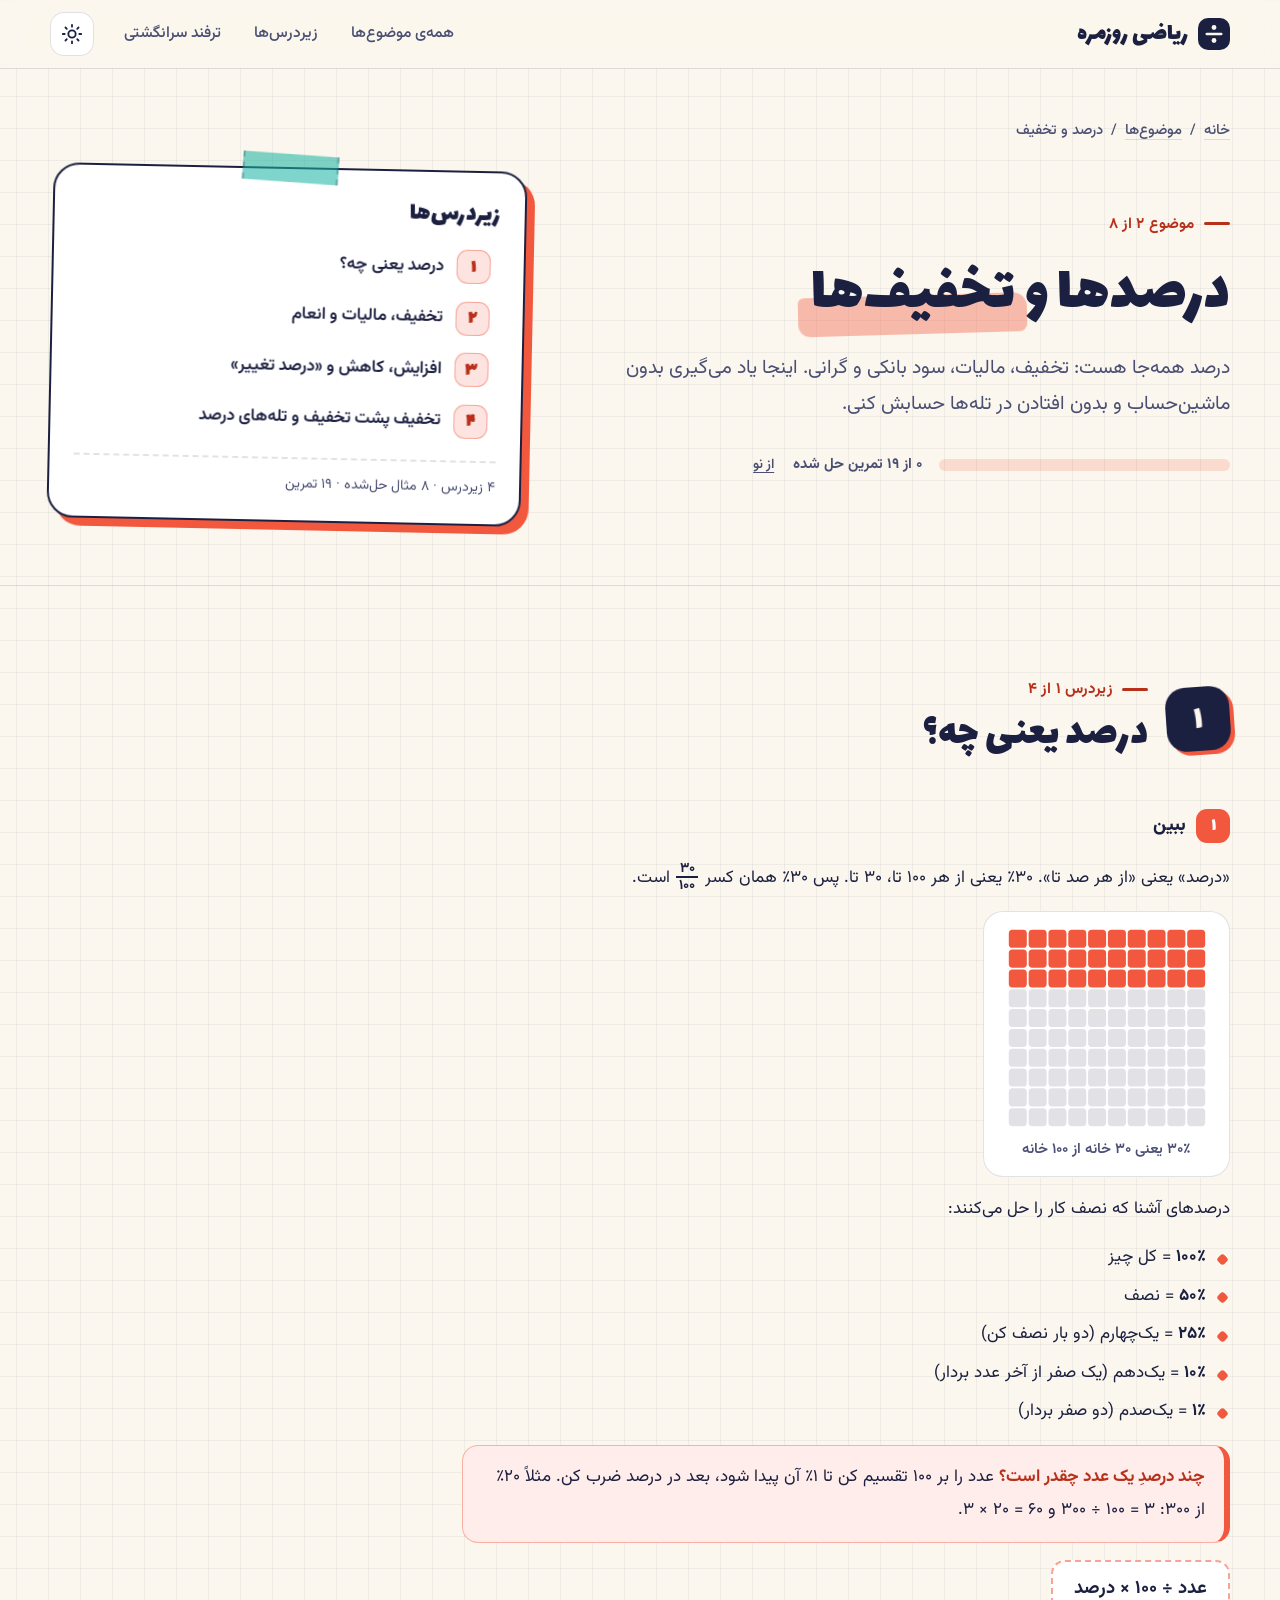
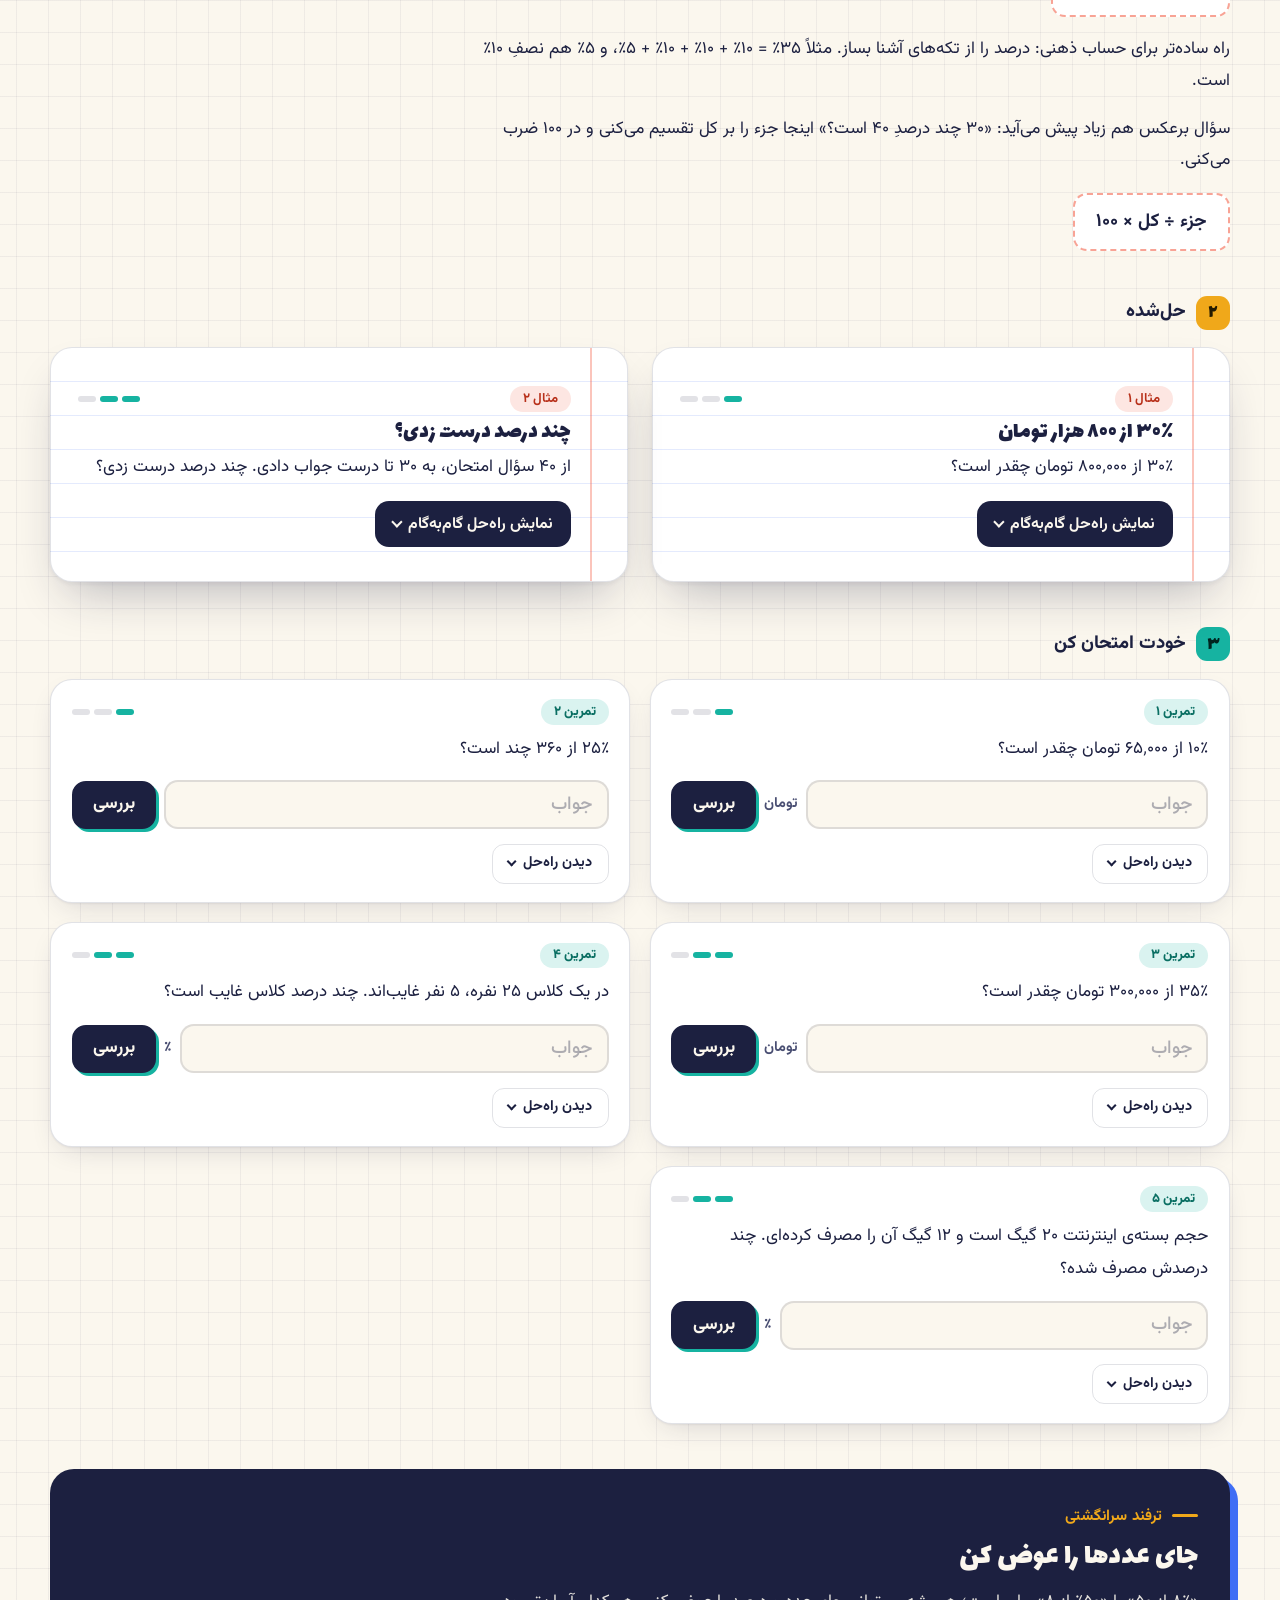
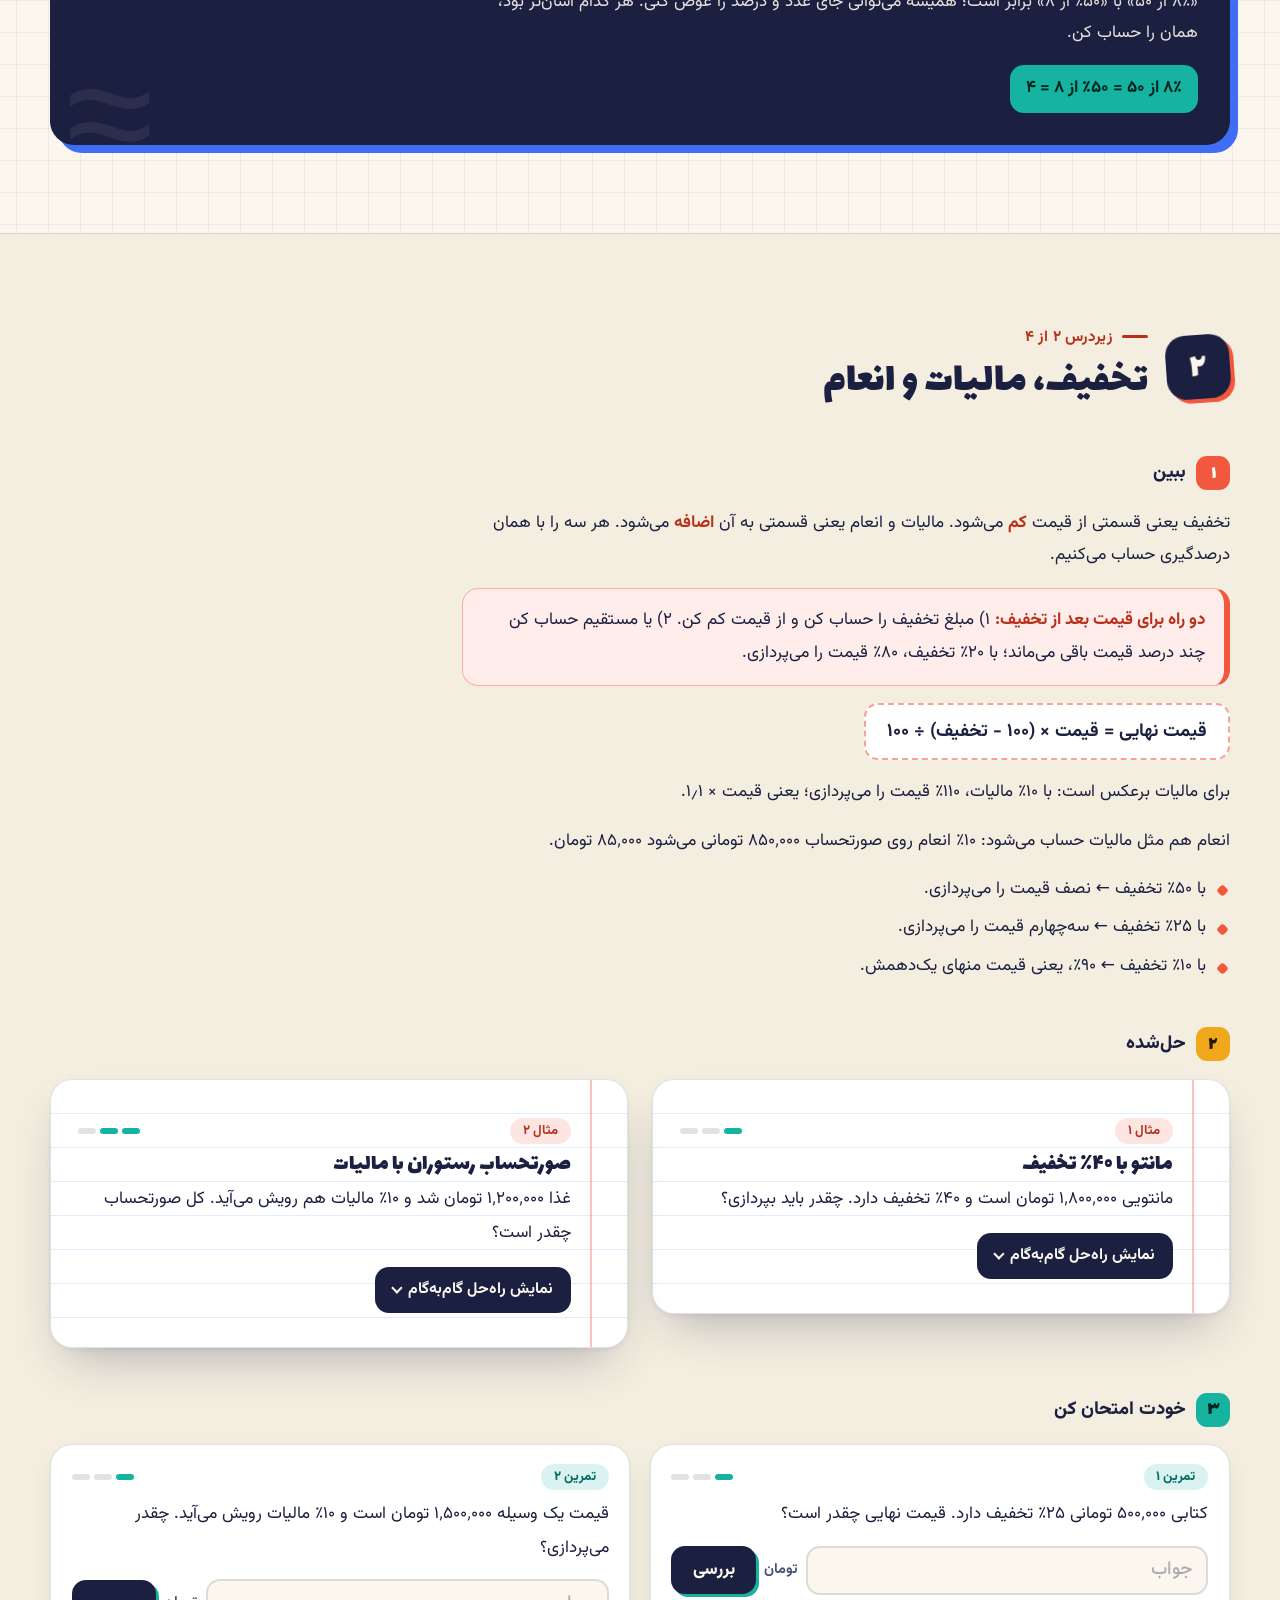
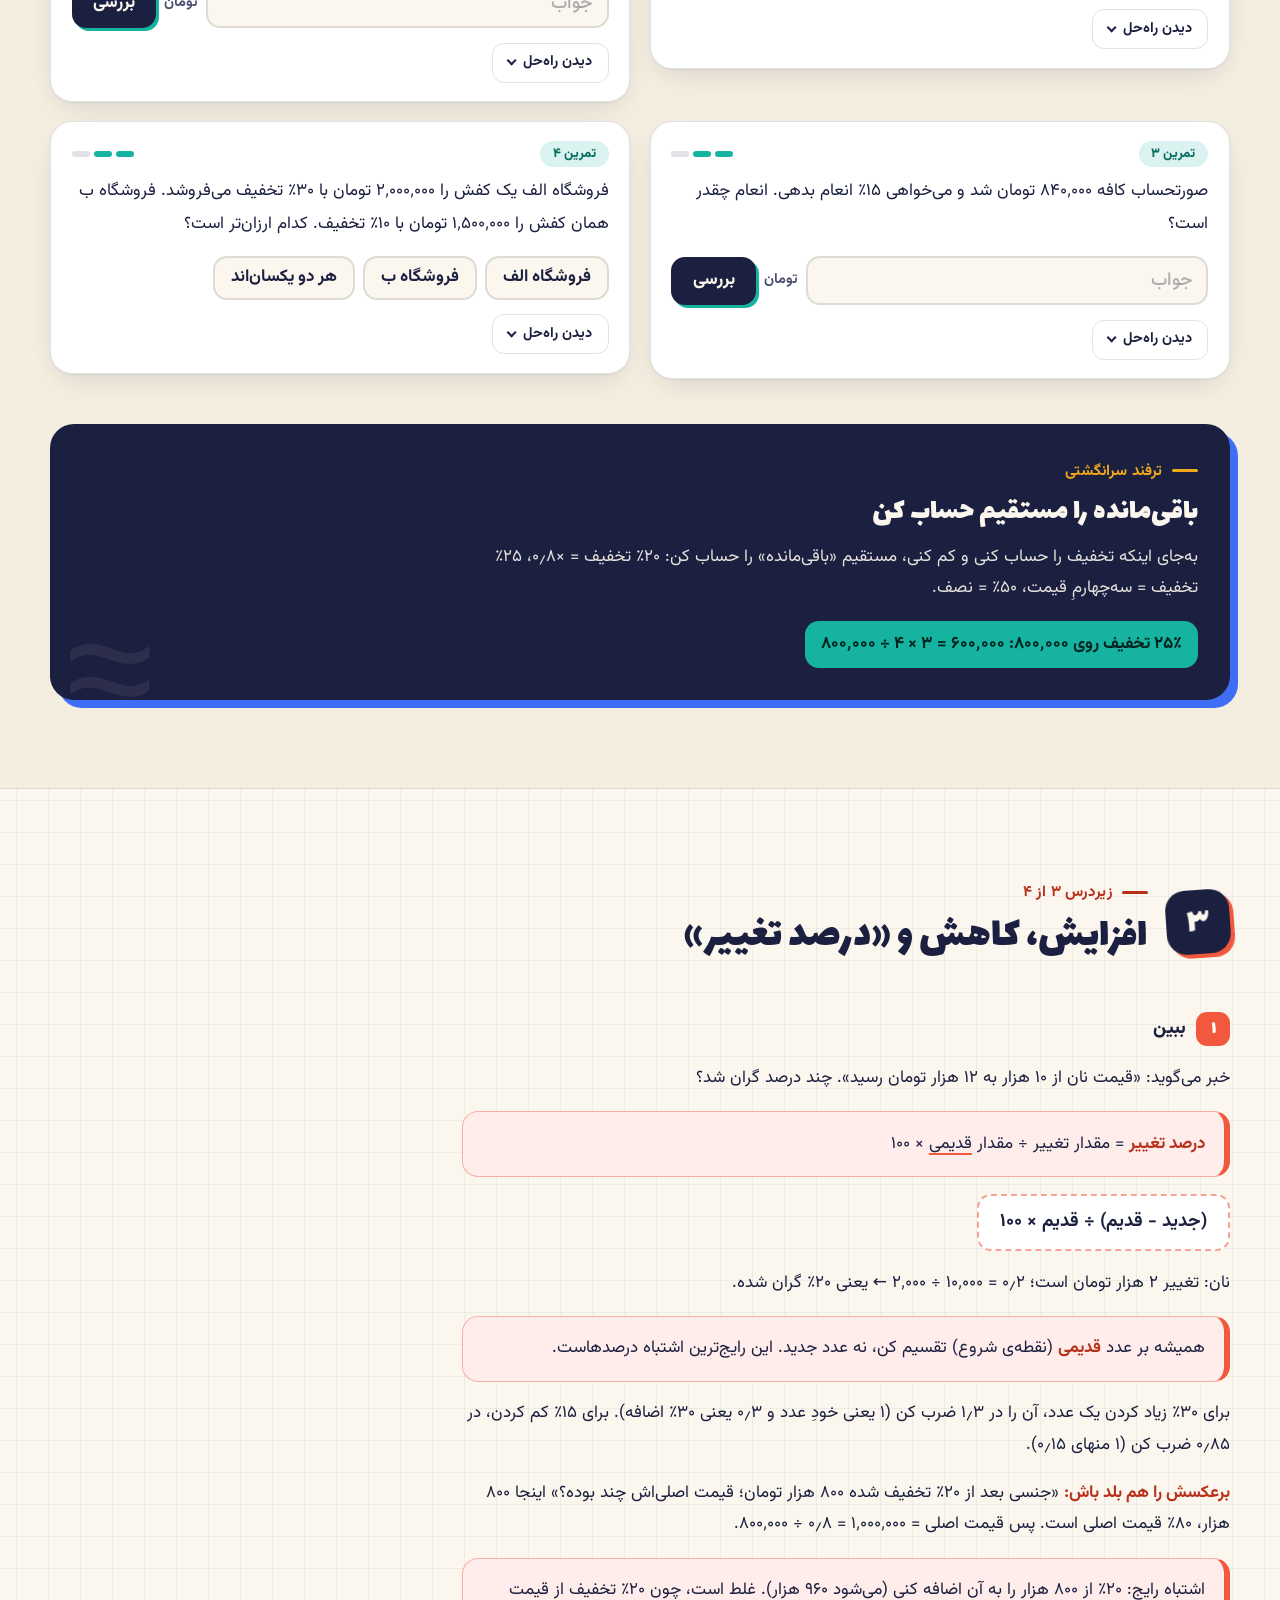
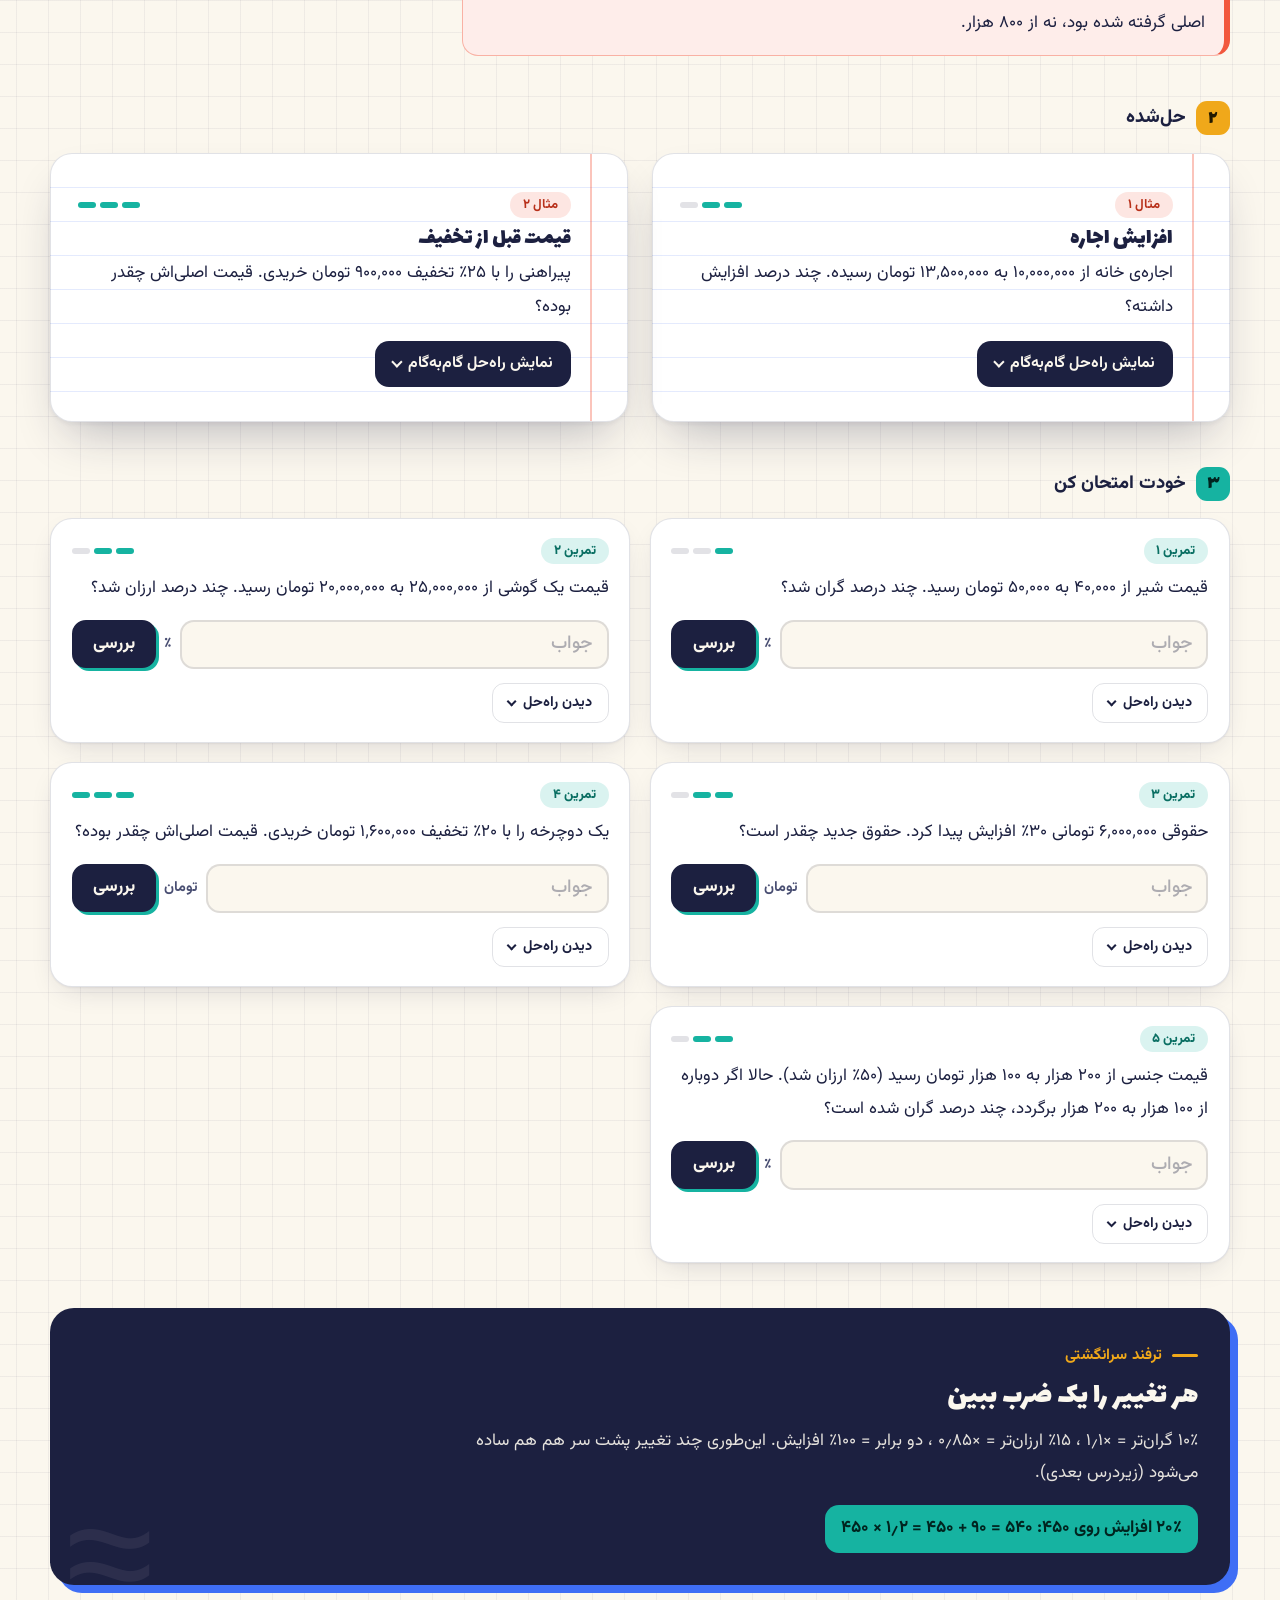
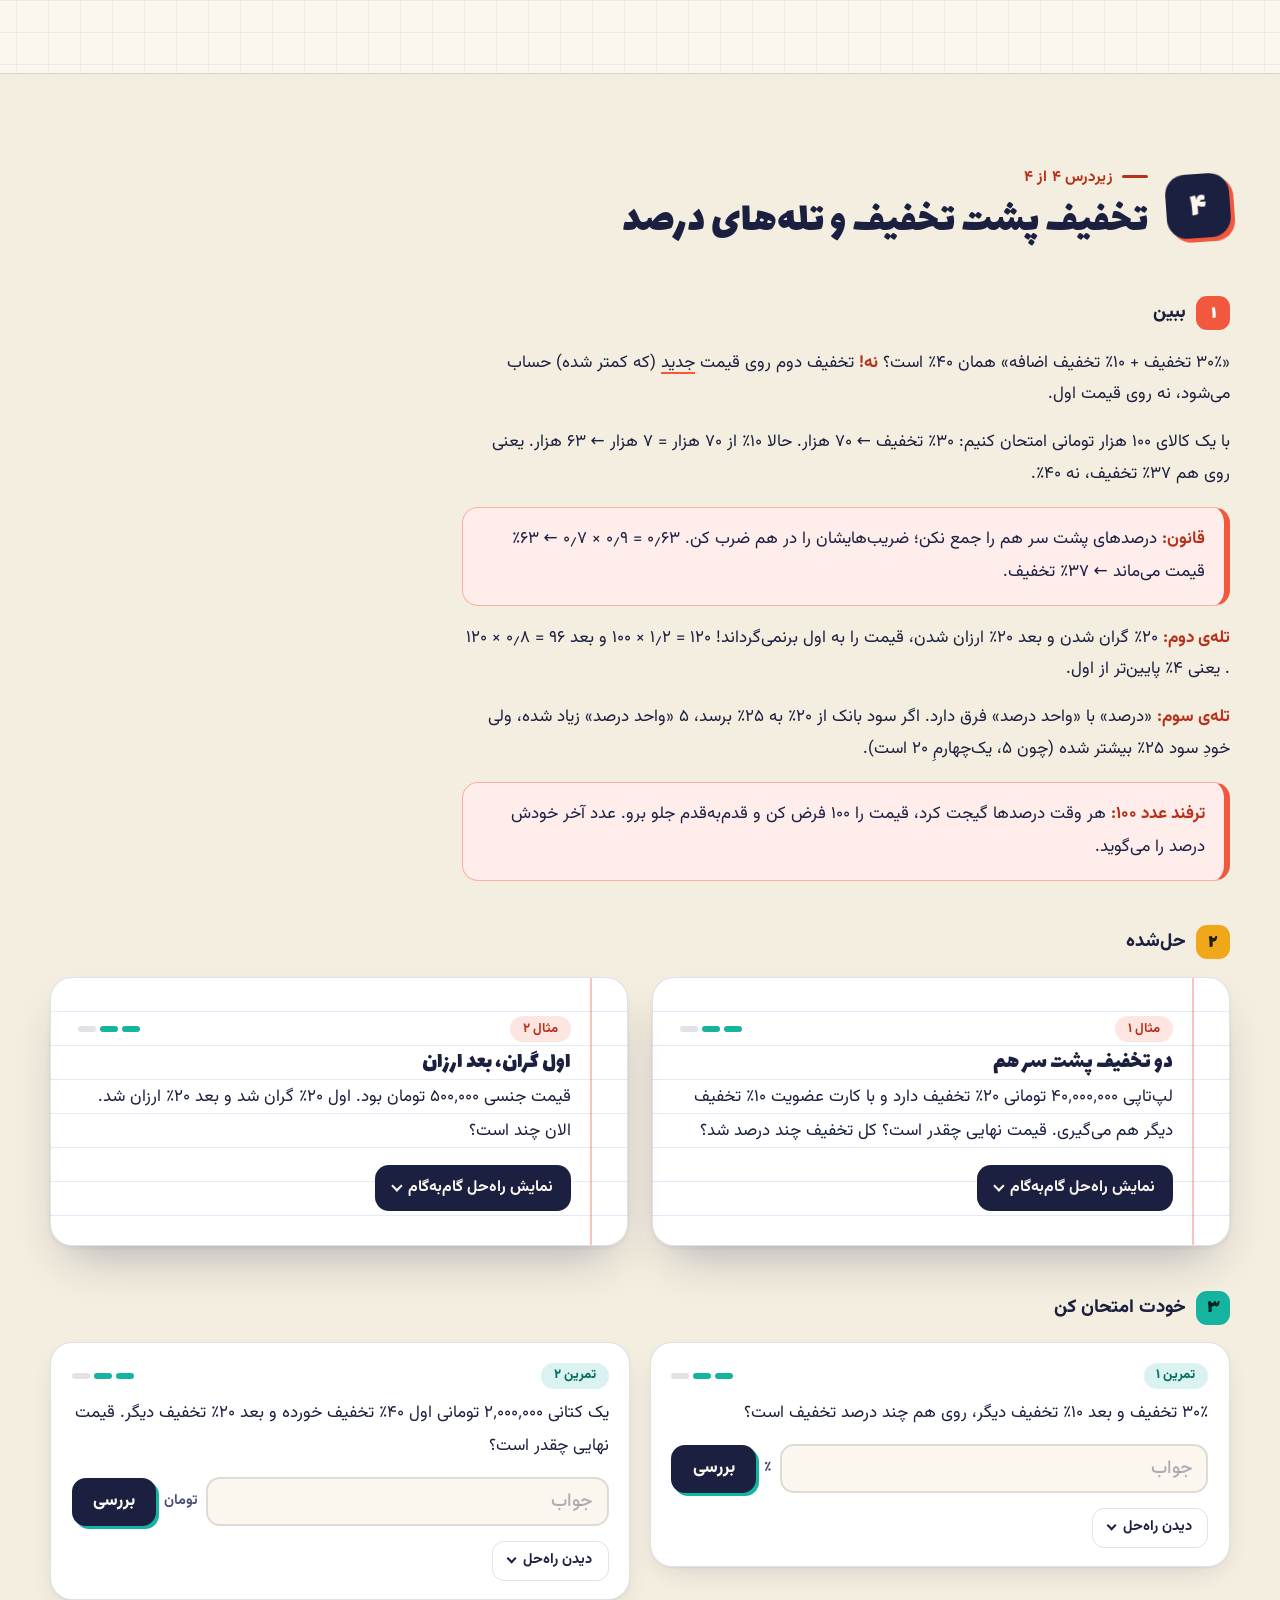
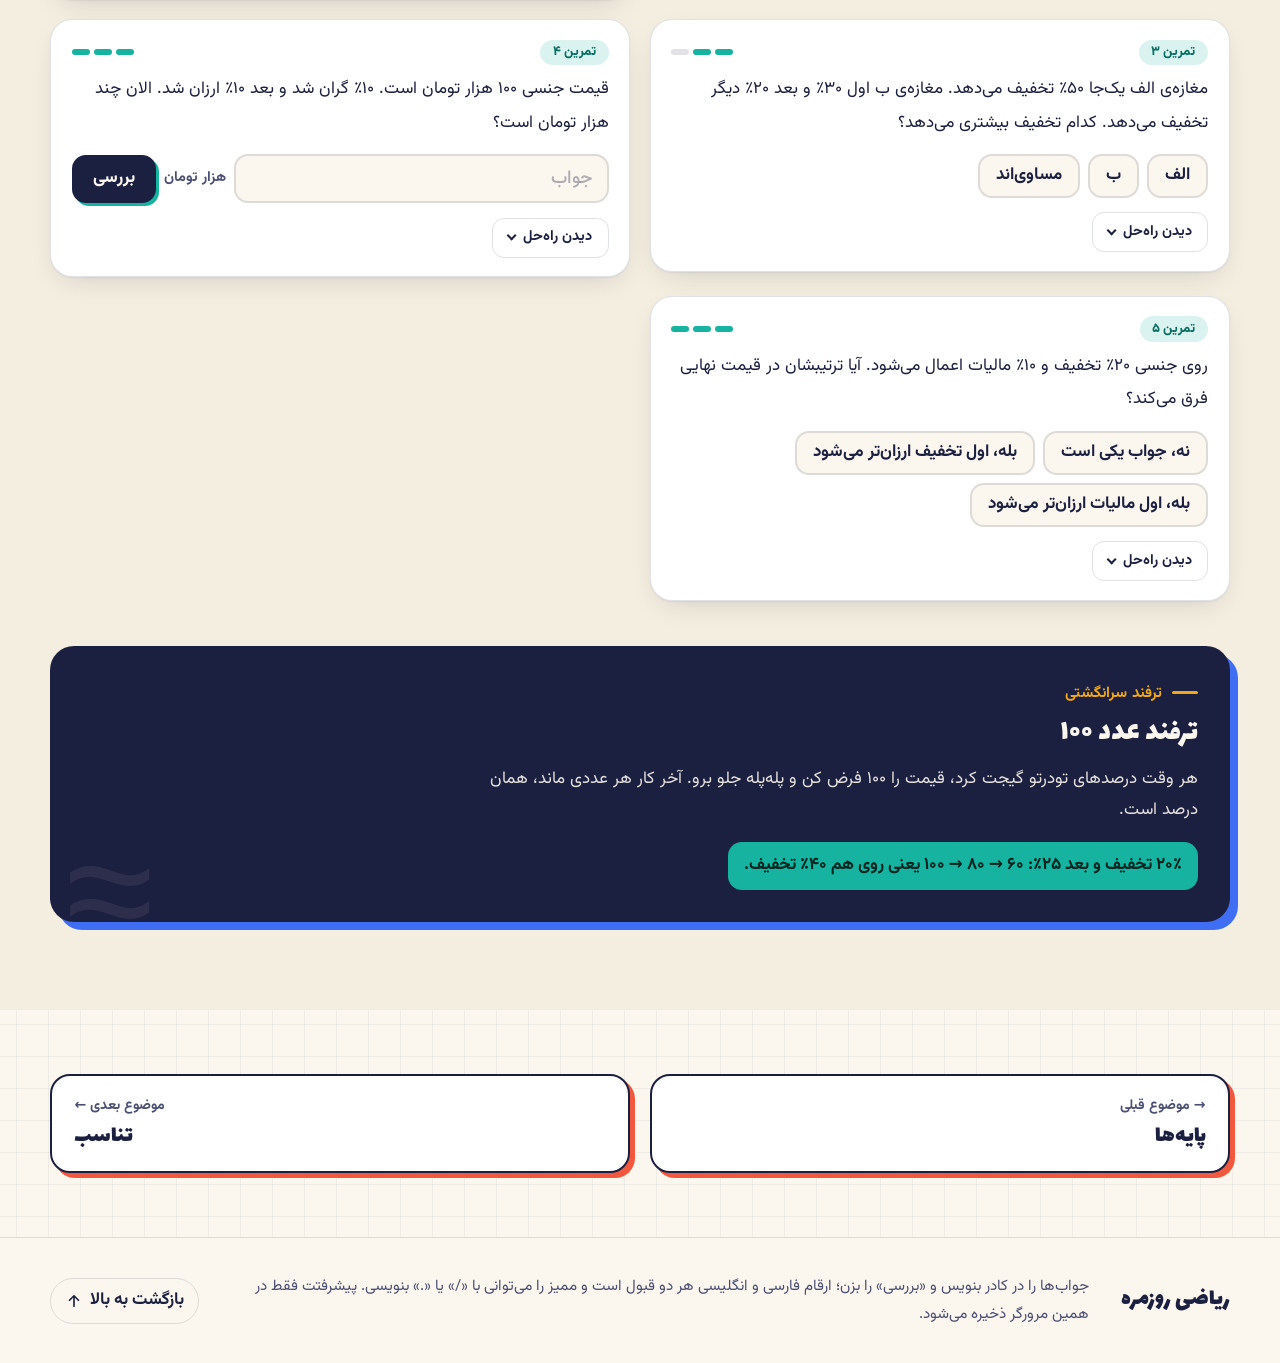
<file: riazi-rooz/lessons/percent.html>
<!doctype html>
<html lang="fa" dir="rtl">
<head>
  <meta charset="utf-8">
  <meta name="viewport" content="width=device-width, initial-scale=1">
  <title>درصدها و تخفیف‌ها | ریاضی روزمره</title>
  <meta name="description" content="آموزش ساده‌ی درصد، حساب تخفیف و مالیات و انعام، درصد افزایش و کاهش، و تله‌ی تخفیف پشت تخفیف با مثال و تمرین.">
  <meta name="theme-color" content="#fbf7ee" media="(prefers-color-scheme: light)">
  <meta name="theme-color" content="#0f1226" media="(prefers-color-scheme: dark)">
  <link rel="icon" href="../favicon.svg" type="image/svg+xml">
  <script>
    /* تم را پیش از اولین رندر تنظیم می‌کند تا چشمک نزند */
    (function () {
      var root = document.documentElement, theme = null;
      root.classList.add('js');
      try { theme = localStorage.getItem('theme'); } catch (e) {}
      if (theme !== 'light' && theme !== 'dark') {
        theme = window.matchMedia && matchMedia('(prefers-color-scheme: dark)').matches ? 'dark' : 'light';
      }
      root.setAttribute('data-theme', theme);
    })();
  </script>
  <link rel="stylesheet" href="../css/style.css">
</head>
<body class="lesson-page" data-topic="percent" style="--c:var(--c-percent);--c-ink:var(--c-percent-ink)">
  <a class="skip-link" href="#main">پرش به محتوا</a>

  <!-- ============ هدر ============ -->
  <header class="site-header" id="top">
    <div class="container header-inner">
      <a class="brand" href="../index.html" aria-label="ریاضی روزمره، صفحه اصلی">
        <span class="brand-mark" aria-hidden="true">
          <svg viewBox="0 0 32 32" width="32" height="32"><rect width="32" height="32" rx="10" fill="currentColor"/><circle cx="16" cy="9.5" r="2.4" fill="var(--bg)"/><circle cx="16" cy="22.5" r="2.4" fill="var(--bg)"/><rect x="7.5" y="14.7" width="17" height="2.6" rx="1.3" fill="var(--bg)"/></svg>
        </span>
        <span class="brand-name">ریاضی روزمره</span>
      </a>

      <nav class="main-nav" id="main-nav" aria-label="منوی اصلی">
        <a href="../index.html#topics">همه‌ی موضوع‌ها</a>
        <a href="#toc">زیردرس‌ها</a>
        <a href="../index.html#tricks">ترفند سرانگشتی</a>
      </nav>

      <div class="header-actions">
        <button class="icon-btn" id="theme-toggle" type="button" aria-label="تغییر حالت روشن/تیره" title="تغییر حالت روشن/تیره">
          <svg class="i-sun" viewBox="0 0 24 24" width="22" height="22" fill="none" stroke="currentColor" stroke-width="2" stroke-linecap="round" stroke-linejoin="round" aria-hidden="true"><circle cx="12" cy="12" r="4"/><path d="M12 2v2M12 20v2M4.9 4.9l1.4 1.4M17.7 17.7l1.4 1.4M2 12h2M20 12h2M4.9 19.1l1.4-1.4M17.7 6.3l1.4-1.4"/></svg>
          <svg class="i-moon" viewBox="0 0 24 24" width="22" height="22" fill="none" stroke="currentColor" stroke-width="2" stroke-linecap="round" stroke-linejoin="round" aria-hidden="true"><path d="M21 12.8A9 9 0 1 1 11.2 3a7 7 0 0 0 9.8 9.8z"/></svg>
        </button>
        <button class="icon-btn menu-btn" id="menu-btn" type="button" aria-label="باز و بسته کردن منو" aria-expanded="false" aria-controls="main-nav">
          <svg viewBox="0 0 24 24" width="22" height="22" fill="none" stroke="currentColor" stroke-width="2" stroke-linecap="round" aria-hidden="true"><path class="bar b1" d="M4 7h16"/><path class="bar b2" d="M4 12h16"/><path class="bar b3" d="M4 17h16"/></svg>
        </button>
      </div>
    </div>
  </header>

  <main id="main">
<section class="lesson-hero" aria-labelledby="page-title">
<div class="container">
<nav class="crumbs" aria-label="مسیر"><a href="../index.html">خانه</a><span aria-hidden="true">/</span><a href="../index.html#topics">موضوع‌ها</a><span aria-hidden="true">/</span><span aria-current="page">درصد و تخفیف</span></nav>
<div class="lh-grid">
<div class="lh-copy">
<p class="kicker">موضوع ۲ از ۸</p>
<h1 id="page-title">درصدها و <span class="mark">تخفیف‌ها</span></h1>
<p class="lead">درصد همه‌جا هست: تخفیف، مالیات، سود بانکی و گرانی. اینجا یاد می‌گیری بدون ماشین‌حساب و بدون افتادن در تله‌ها حسابش کنی.</p>
<div class="progress">
<span class="progress-track" aria-hidden="true"><span class="progress-fill" id="progress-fill"></span></span>
<span class="progress-text" id="progress-text">۰ از ۱۹ تمرین حل شده</span>
<button type="button" class="link-btn" id="progress-reset">از نو</button>
</div>
</div>
<nav class="toc card-sticker" id="toc" aria-labelledby="toc-title">
<span class="tape" aria-hidden="true"></span>
<h2 id="toc-title">زیردرس‌ها</h2>
<ol class="toc-list"><li><a href="#p1">درصد یعنی چه؟</a></li><li><a href="#p2">تخفیف، مالیات و انعام</a></li><li><a href="#p3">افزایش، کاهش و «درصد تغییر»</a></li><li><a href="#p4">تخفیف پشت تخفیف و تله‌های درصد</a></li></ol>
<p class="toc-meta">۴ زیردرس · ۸ مثال حل‌شده · ۱۹ تمرین</p>
</nav>
</div>
</div>
</section>

<section class="lesson" id="p1" aria-labelledby="p1-t">
<div class="container">
<header class="lesson-head"><span class="lesson-n" aria-hidden="true">۱</span><div><p class="kicker">زیردرس ۱ از ۴</p><h2 id="p1-t">درصد یعنی چه؟</h2></div></header>
<div class="part part-see"><h3 class="part-label"><span class="pn" aria-hidden="true">۱</span>ببین</h3><div class="prose">
<p>«درصد» یعنی «از هر صد تا». ۳۰٪ یعنی از هر ۱۰۰ تا، ۳۰ تا. پس ۳۰٪ همان کسر <span class="frac"><span>۳۰</span><span>۱۰۰</span></span> است.</p>
<figure class="figure fig-grid"><svg viewBox="-1 -1 111 111" width="200" height="200" role="img" aria-label="۳۰ خانه از ۱۰۰ خانه رنگی است"><rect x="0" y="0" width="10" height="10" rx="2" class="on"/><rect x="11" y="0" width="10" height="10" rx="2" class="on"/><rect x="22" y="0" width="10" height="10" rx="2" class="on"/><rect x="33" y="0" width="10" height="10" rx="2" class="on"/><rect x="44" y="0" width="10" height="10" rx="2" class="on"/><rect x="55" y="0" width="10" height="10" rx="2" class="on"/><rect x="66" y="0" width="10" height="10" rx="2" class="on"/><rect x="77" y="0" width="10" height="10" rx="2" class="on"/><rect x="88" y="0" width="10" height="10" rx="2" class="on"/><rect x="99" y="0" width="10" height="10" rx="2" class="on"/><rect x="0" y="11" width="10" height="10" rx="2" class="on"/><rect x="11" y="11" width="10" height="10" rx="2" class="on"/><rect x="22" y="11" width="10" height="10" rx="2" class="on"/><rect x="33" y="11" width="10" height="10" rx="2" class="on"/><rect x="44" y="11" width="10" height="10" rx="2" class="on"/><rect x="55" y="11" width="10" height="10" rx="2" class="on"/><rect x="66" y="11" width="10" height="10" rx="2" class="on"/><rect x="77" y="11" width="10" height="10" rx="2" class="on"/><rect x="88" y="11" width="10" height="10" rx="2" class="on"/><rect x="99" y="11" width="10" height="10" rx="2" class="on"/><rect x="0" y="22" width="10" height="10" rx="2" class="on"/><rect x="11" y="22" width="10" height="10" rx="2" class="on"/><rect x="22" y="22" width="10" height="10" rx="2" class="on"/><rect x="33" y="22" width="10" height="10" rx="2" class="on"/><rect x="44" y="22" width="10" height="10" rx="2" class="on"/><rect x="55" y="22" width="10" height="10" rx="2" class="on"/><rect x="66" y="22" width="10" height="10" rx="2" class="on"/><rect x="77" y="22" width="10" height="10" rx="2" class="on"/><rect x="88" y="22" width="10" height="10" rx="2" class="on"/><rect x="99" y="22" width="10" height="10" rx="2" class="on"/><rect x="0" y="33" width="10" height="10" rx="2" class=""/><rect x="11" y="33" width="10" height="10" rx="2" class=""/><rect x="22" y="33" width="10" height="10" rx="2" class=""/><rect x="33" y="33" width="10" height="10" rx="2" class=""/><rect x="44" y="33" width="10" height="10" rx="2" class=""/><rect x="55" y="33" width="10" height="10" rx="2" class=""/><rect x="66" y="33" width="10" height="10" rx="2" class=""/><rect x="77" y="33" width="10" height="10" rx="2" class=""/><rect x="88" y="33" width="10" height="10" rx="2" class=""/><rect x="99" y="33" width="10" height="10" rx="2" class=""/><rect x="0" y="44" width="10" height="10" rx="2" class=""/><rect x="11" y="44" width="10" height="10" rx="2" class=""/><rect x="22" y="44" width="10" height="10" rx="2" class=""/><rect x="33" y="44" width="10" height="10" rx="2" class=""/><rect x="44" y="44" width="10" height="10" rx="2" class=""/><rect x="55" y="44" width="10" height="10" rx="2" class=""/><rect x="66" y="44" width="10" height="10" rx="2" class=""/><rect x="77" y="44" width="10" height="10" rx="2" class=""/><rect x="88" y="44" width="10" height="10" rx="2" class=""/><rect x="99" y="44" width="10" height="10" rx="2" class=""/><rect x="0" y="55" width="10" height="10" rx="2" class=""/><rect x="11" y="55" width="10" height="10" rx="2" class=""/><rect x="22" y="55" width="10" height="10" rx="2" class=""/><rect x="33" y="55" width="10" height="10" rx="2" class=""/><rect x="44" y="55" width="10" height="10" rx="2" class=""/><rect x="55" y="55" width="10" height="10" rx="2" class=""/><rect x="66" y="55" width="10" height="10" rx="2" class=""/><rect x="77" y="55" width="10" height="10" rx="2" class=""/><rect x="88" y="55" width="10" height="10" rx="2" class=""/><rect x="99" y="55" width="10" height="10" rx="2" class=""/><rect x="0" y="66" width="10" height="10" rx="2" class=""/><rect x="11" y="66" width="10" height="10" rx="2" class=""/><rect x="22" y="66" width="10" height="10" rx="2" class=""/><rect x="33" y="66" width="10" height="10" rx="2" class=""/><rect x="44" y="66" width="10" height="10" rx="2" class=""/><rect x="55" y="66" width="10" height="10" rx="2" class=""/><rect x="66" y="66" width="10" height="10" rx="2" class=""/><rect x="77" y="66" width="10" height="10" rx="2" class=""/><rect x="88" y="66" width="10" height="10" rx="2" class=""/><rect x="99" y="66" width="10" height="10" rx="2" class=""/><rect x="0" y="77" width="10" height="10" rx="2" class=""/><rect x="11" y="77" width="10" height="10" rx="2" class=""/><rect x="22" y="77" width="10" height="10" rx="2" class=""/><rect x="33" y="77" width="10" height="10" rx="2" class=""/><rect x="44" y="77" width="10" height="10" rx="2" class=""/><rect x="55" y="77" width="10" height="10" rx="2" class=""/><rect x="66" y="77" width="10" height="10" rx="2" class=""/><rect x="77" y="77" width="10" height="10" rx="2" class=""/><rect x="88" y="77" width="10" height="10" rx="2" class=""/><rect x="99" y="77" width="10" height="10" rx="2" class=""/><rect x="0" y="88" width="10" height="10" rx="2" class=""/><rect x="11" y="88" width="10" height="10" rx="2" class=""/><rect x="22" y="88" width="10" height="10" rx="2" class=""/><rect x="33" y="88" width="10" height="10" rx="2" class=""/><rect x="44" y="88" width="10" height="10" rx="2" class=""/><rect x="55" y="88" width="10" height="10" rx="2" class=""/><rect x="66" y="88" width="10" height="10" rx="2" class=""/><rect x="77" y="88" width="10" height="10" rx="2" class=""/><rect x="88" y="88" width="10" height="10" rx="2" class=""/><rect x="99" y="88" width="10" height="10" rx="2" class=""/><rect x="0" y="99" width="10" height="10" rx="2" class=""/><rect x="11" y="99" width="10" height="10" rx="2" class=""/><rect x="22" y="99" width="10" height="10" rx="2" class=""/><rect x="33" y="99" width="10" height="10" rx="2" class=""/><rect x="44" y="99" width="10" height="10" rx="2" class=""/><rect x="55" y="99" width="10" height="10" rx="2" class=""/><rect x="66" y="99" width="10" height="10" rx="2" class=""/><rect x="77" y="99" width="10" height="10" rx="2" class=""/><rect x="88" y="99" width="10" height="10" rx="2" class=""/><rect x="99" y="99" width="10" height="10" rx="2" class=""/></svg><figcaption>۳۰٪ یعنی ۳۰ خانه از ۱۰۰ خانه</figcaption></figure>
<p>درصدهای آشنا که نصف کار را حل می‌کنند:</p>
<ul class="dots"><li><b>۱۰۰٪</b> = کل چیز</li><li><b>۵۰٪</b> = نصف</li><li><b>۲۵٪</b> = یک‌چهارم (دو بار نصف کن)</li><li><b>۱۰٪</b> = یک‌دهم (یک صفر از آخر عدد بردار)</li><li><b>۱٪</b> = یک‌صدم (دو صفر بردار)</li></ul>
<div class="key"><b>چند درصدِ یک عدد چقدر است؟</b> عدد را بر ۱۰۰ تقسیم کن تا ۱٪ آن پیدا شود، بعد در درصد ضرب کن. مثلاً ۲۰٪ از ۳۰۰: <span class="eq">۳۰۰ ÷ ۱۰۰ = ۳</span> و <span class="eq">۳ × ۲۰ = ۶۰</span>.</div>
<p class="formula"><span class="eq eq-fa">عدد ÷ ۱۰۰ × درصد</span></p>
<p>راه ساده‌تر برای حساب ذهنی: درصد را از تکه‌های آشنا بساز. مثلاً ۳۵٪ = ۱۰٪ + ۱۰٪ + ۱۰٪ + ۵٪، و ۵٪ هم نصفِ ۱۰٪ است.</p>
<p>سؤال برعکس هم زیاد پیش می‌آید: «۳۰ چند درصدِ ۴۰ است؟» اینجا جزء را بر کل تقسیم می‌کنی و در ۱۰۰ ضرب می‌کنی.</p>
<p class="formula"><span class="eq eq-fa">جزء ÷ کل × ۱۰۰</span></p>
</div></div>
<div class="part part-solved"><h3 class="part-label"><span class="pn" aria-hidden="true">۲</span>حل‌شده</h3><div class="examples">
<article class="question card-paper"><div class="q-top"><span class="q-tag">مثال ۱</span><span class="q-level" aria-label="سطح: آسان"><i class="on"></i><i></i><i></i></span></div><h4>۳۰٪ از ۸۰۰ هزار تومان</h4><p>۳۰٪ از ۸۰۰٬۰۰۰ تومان چقدر است؟</p><details class="solution"><summary><span class="when-closed">نمایش راه‌حل گام‌به‌گام</span><span class="when-open">بستن راه‌حل</span></summary><ol class="solution-steps"><li>۱۰٪: یک صفر کم کن ← <span class="eq">۸۰٬۰۰۰</span></li><li>۳۰٪ یعنی سه تا ۱۰٪: <span class="eq">۳ × ۸۰٬۰۰۰ = <b>۲۴۰٬۰۰۰</b></span> تومان.</li></ol><p class="check">با فرمول هم همین می‌شود: <span class="eq">۸۰۰٬۰۰۰ ÷ ۱۰۰ × ۳۰ = ۸٬۰۰۰ × ۳۰ = ۲۴۰٬۰۰۰</span> ✓</p></details></article>
<article class="question card-paper"><div class="q-top"><span class="q-tag">مثال ۲</span><span class="q-level" aria-label="سطح: متوسط"><i class="on"></i><i class="on"></i><i></i></span></div><h4>چند درصد درست زدی؟</h4><p>از ۴۰ سؤال امتحان، به ۳۰ تا درست جواب دادی. چند درصد درست زدی؟</p><details class="solution"><summary><span class="when-closed">نمایش راه‌حل گام‌به‌گام</span><span class="when-open">بستن راه‌حل</span></summary><ol class="solution-steps"><li>سؤال این است: ۳۰ چه کسری از ۴۰ است؟ <span class="eq"><span class="frac"><span>۳۰</span><span>۴۰</span></span> = <span class="frac"><span>۳</span><span>۴</span></span></span></li><li><span class="frac"><span>۳</span><span>۴</span></span> همان ۰٫۷۵ است.</li><li><span class="eq">۰٫۷۵ × ۱۰۰ = <b>۷۵٪</b></span></li></ol><p class="check">قانون: «چند درصد؟» = جزء ÷ کل × ۱۰۰</p></details></article>
</div></div>
<div class="part part-try"><h3 class="part-label"><span class="pn" aria-hidden="true">۳</span>خودت امتحان کن</h3><div class="exercises">
<div class="exercise" id="p1-q1" data-answer="6500" data-unit="تومان"><div class="ex-top"><span class="ex-n">تمرین ۱</span><span class="q-level" aria-label="سطح: آسان"><i class="on"></i><i></i><i></i></span></div><div class="ex-q"><p>۱۰٪ از ۶۵٬۰۰۰ تومان چقدر است؟</p></div><details class="solution"><summary><span class="when-closed">دیدن راه‌حل</span><span class="when-open">بستن راه‌حل</span></summary><ol class="solution-steps"><li>یک صفر از آخر بردار: <b>۶٬۵۰۰</b> تومان.</li></ol></details></div>
<div class="exercise" id="p1-q2" data-answer="90" data-hint="۲۵٪ یعنی یک‌چهارم؛ دو بار نصف کن."><div class="ex-top"><span class="ex-n">تمرین ۲</span><span class="q-level" aria-label="سطح: آسان"><i class="on"></i><i></i><i></i></span></div><div class="ex-q"><p>۲۵٪ از ۳۶۰ چند است؟</p></div><details class="solution"><summary><span class="when-closed">دیدن راه‌حل</span><span class="when-open">بستن راه‌حل</span></summary><ol class="solution-steps"><li>نصف: <span class="eq">۳۶۰ ÷ ۲ = ۱۸۰</span></li><li>دوباره نصف: <span class="eq">۱۸۰ ÷ ۲ = <b>۹۰</b></span></li></ol></details></div>
<div class="exercise" id="p1-q3" data-answer="105000" data-unit="تومان" data-hint="۳۵٪ را سه تا ۱۰٪ و یک ۵٪ ببین."><div class="ex-top"><span class="ex-n">تمرین ۳</span><span class="q-level" aria-label="سطح: متوسط"><i class="on"></i><i class="on"></i><i></i></span></div><div class="ex-q"><p>۳۵٪ از ۳۰۰٬۰۰۰ تومان چقدر است؟</p></div><details class="solution"><summary><span class="when-closed">دیدن راه‌حل</span><span class="when-open">بستن راه‌حل</span></summary><ol class="solution-steps"><li>۱۰٪ = ۳۰٬۰۰۰، پس ۳۰٪ = <span class="eq">۳ × ۳۰٬۰۰۰ = ۹۰٬۰۰۰</span></li><li>۵٪ = نصفِ ۱۰٪ = ۱۵٬۰۰۰</li><li><span class="eq">۹۰٬۰۰۰ + ۱۵٬۰۰۰ = <b>۱۰۵٬۰۰۰</b></span> تومان.</li></ol></details></div>
<div class="exercise" id="p1-q4" data-answer="20" data-unit="٪" data-hint="جزء (غایب‌ها) را بر کل (همه‌ی کلاس) تقسیم کن."><div class="ex-top"><span class="ex-n">تمرین ۴</span><span class="q-level" aria-label="سطح: متوسط"><i class="on"></i><i class="on"></i><i></i></span></div><div class="ex-q"><p>در یک کلاس ۲۵ نفره، ۵ نفر غایب‌اند. چند درصد کلاس غایب است؟</p></div><details class="solution"><summary><span class="when-closed">دیدن راه‌حل</span><span class="when-open">بستن راه‌حل</span></summary><ol class="solution-steps"><li><span class="eq"><span class="frac"><span>۵</span><span>۲۵</span></span> = <span class="frac"><span>۱</span><span>۵</span></span></span></li><li><span class="frac"><span>۱</span><span>۵</span></span> همان ۲۰٪ است: <span class="eq">۰٫۲ × ۱۰۰ = <b>۲۰٪</b></span></li></ol></details></div>
<div class="exercise" id="p1-q5" data-answer="60" data-unit="٪"><div class="ex-top"><span class="ex-n">تمرین ۵</span><span class="q-level" aria-label="سطح: متوسط"><i class="on"></i><i class="on"></i><i></i></span></div><div class="ex-q"><p>حجم بسته‌ی اینترنتت ۲۰ گیگ است و ۱۲ گیگ آن را مصرف کرده‌ای. چند درصدش مصرف شده؟</p></div><details class="solution"><summary><span class="when-closed">دیدن راه‌حل</span><span class="when-open">بستن راه‌حل</span></summary><ol class="solution-steps"><li><span class="eq"><span class="frac"><span>۱۲</span><span>۲۰</span></span> = <span class="frac"><span>۶</span><span>۱۰</span></span> = ۰٫۶</span></li><li><span class="eq">۰٫۶ × ۱۰۰ = <b>۶۰٪</b></span></li></ol><p class="check">پس ۴۰٪ (۸ گیگ) مانده.</p></details></div>
</div></div>
<aside class="tip" aria-label="ترفند سرانگشتی"><p class="kicker">ترفند سرانگشتی</p><h3>جای عددها را عوض کن</h3>
<p>«۸٪ از ۵۰» با «۵۰٪ از ۸» برابر است؛ همیشه می‌توانی جای عدد و درصد را عوض کنی. هر کدام آسان‌تر بود، همان را حساب کن.</p>
<p class="trick-example">۸٪ از ۵۰ = ۵۰٪ از ۸ = <b>۴</b></p>
</aside>
</div>
</section>
<section class="lesson" id="p2" aria-labelledby="p2-t">
<div class="container">
<header class="lesson-head"><span class="lesson-n" aria-hidden="true">۲</span><div><p class="kicker">زیردرس ۲ از ۴</p><h2 id="p2-t">تخفیف، مالیات و انعام</h2></div></header>
<div class="part part-see"><h3 class="part-label"><span class="pn" aria-hidden="true">۱</span>ببین</h3><div class="prose">
<p>تخفیف یعنی قسمتی از قیمت <strong>کم</strong> می‌شود. مالیات و انعام یعنی قسمتی به آن <strong>اضافه</strong> می‌شود. هر سه را با همان درصدگیری حساب می‌کنیم.</p>
<div class="key"><b>دو راه برای قیمت بعد از تخفیف:</b> ۱) مبلغ تخفیف را حساب کن و از قیمت کم کن. ۲) یا مستقیم حساب کن چند درصد قیمت باقی می‌ماند؛ با ۲۰٪ تخفیف، ۸۰٪ قیمت را می‌پردازی.</div>
<p class="formula"><span class="eq eq-fa">قیمت نهایی = قیمت × (۱۰۰ − تخفیف) ÷ ۱۰۰</span></p>
<p>برای مالیات برعکس است: با ۱۰٪ مالیات، ۱۱۰٪ قیمت را می‌پردازی؛ یعنی قیمت × ۱٫۱.</p>
<p>انعام هم مثل مالیات حساب می‌شود: ۱۰٪ انعام روی صورتحساب ۸۵۰٬۰۰۰ تومانی می‌شود ۸۵٬۰۰۰ تومان.</p>
<ul class="dots"><li>با ۵۰٪ تخفیف ← نصف قیمت را می‌پردازی.</li><li>با ۲۵٪ تخفیف ← سه‌چهارم قیمت را می‌پردازی.</li><li>با ۱۰٪ تخفیف ← ۹۰٪، یعنی قیمت منهای یک‌دهمش.</li></ul>
</div></div>
<div class="part part-solved"><h3 class="part-label"><span class="pn" aria-hidden="true">۲</span>حل‌شده</h3><div class="examples">
<article class="question card-paper"><div class="q-top"><span class="q-tag">مثال ۱</span><span class="q-level" aria-label="سطح: آسان"><i class="on"></i><i></i><i></i></span></div><h4>مانتو با ۴۰٪ تخفیف</h4><p>مانتویی ۱٬۸۰۰٬۰۰۰ تومان است و ۴۰٪ تخفیف دارد. چقدر باید بپردازی؟</p><details class="solution"><summary><span class="when-closed">نمایش راه‌حل گام‌به‌گام</span><span class="when-open">بستن راه‌حل</span></summary><ol class="solution-steps"><li>۱۰٪ قیمت: <span class="eq">۱۸۰٬۰۰۰</span>؛ پس ۴۰٪ تخفیف: <span class="eq">۴ × ۱۸۰٬۰۰۰ = ۷۲۰٬۰۰۰</span></li><li>قیمت نهایی: <span class="eq">۱٬۸۰۰٬۰۰۰ − ۷۲۰٬۰۰۰ = <b>۱٬۰۸۰٬۰۰۰</b></span> تومان.</li></ol><p class="check">راه دوم: ۶۰٪ قیمت را می‌پردازی: <span class="eq">۶ × ۱۸۰٬۰۰۰ = ۱٬۰۸۰٬۰۰۰</span> ✓</p></details></article>
<article class="question card-paper"><div class="q-top"><span class="q-tag">مثال ۲</span><span class="q-level" aria-label="سطح: متوسط"><i class="on"></i><i class="on"></i><i></i></span></div><h4>صورتحساب رستوران با مالیات</h4><p>غذا ۱٬۲۰۰٬۰۰۰ تومان شد و ۱۰٪ مالیات هم رویش می‌آید. کل صورتحساب چقدر است؟</p><details class="solution"><summary><span class="when-closed">نمایش راه‌حل گام‌به‌گام</span><span class="when-open">بستن راه‌حل</span></summary><ol class="solution-steps"><li>۱۰٪ مالیات: <span class="eq">۱٬۲۰۰٬۰۰۰ ÷ ۱۰ = ۱۲۰٬۰۰۰</span></li><li>کل: <span class="eq">۱٬۲۰۰٬۰۰۰ + ۱۲۰٬۰۰۰ = <b>۱٬۳۲۰٬۰۰۰</b></span> تومان.</li></ol><p class="check">یا یک‌جا: <span class="eq">۱٬۲۰۰٬۰۰۰ × ۱٫۱ = ۱٬۳۲۰٬۰۰۰</span> ✓</p></details></article>
</div></div>
<div class="part part-try"><h3 class="part-label"><span class="pn" aria-hidden="true">۳</span>خودت امتحان کن</h3><div class="exercises">
<div class="exercise" id="p2-q1" data-answer="375000" data-unit="تومان" data-hint="۲۵٪ یعنی یک‌چهارم."><div class="ex-top"><span class="ex-n">تمرین ۱</span><span class="q-level" aria-label="سطح: آسان"><i class="on"></i><i></i><i></i></span></div><div class="ex-q"><p>کتابی ۵۰۰٬۰۰۰ تومانی ۲۵٪ تخفیف دارد. قیمت نهایی چقدر است؟</p></div><details class="solution"><summary><span class="when-closed">دیدن راه‌حل</span><span class="when-open">بستن راه‌حل</span></summary><ol class="solution-steps"><li>تخفیف: <span class="eq">۵۰۰٬۰۰۰ ÷ ۴ = ۱۲۵٬۰۰۰</span></li><li>قیمت نهایی: <span class="eq">۵۰۰٬۰۰۰ − ۱۲۵٬۰۰۰ = <b>۳۷۵٬۰۰۰</b></span> تومان.</li></ol></details></div>
<div class="exercise" id="p2-q2" data-answer="1650000" data-unit="تومان"><div class="ex-top"><span class="ex-n">تمرین ۲</span><span class="q-level" aria-label="سطح: آسان"><i class="on"></i><i></i><i></i></span></div><div class="ex-q"><p>قیمت یک وسیله ۱٬۵۰۰٬۰۰۰ تومان است و ۱۰٪ مالیات رویش می‌آید. چقدر می‌پردازی؟</p></div><details class="solution"><summary><span class="when-closed">دیدن راه‌حل</span><span class="when-open">بستن راه‌حل</span></summary><ol class="solution-steps"><li>۱۰٪: ۱۵۰٬۰۰۰</li><li><span class="eq">۱٬۵۰۰٬۰۰۰ + ۱۵۰٬۰۰۰ = <b>۱٬۶۵۰٬۰۰۰</b></span> تومان.</li></ol></details></div>
<div class="exercise" id="p2-q3" data-answer="126000" data-unit="تومان" data-hint="۱۵٪ = ۱۰٪ + نصفِ ۱۰٪"><div class="ex-top"><span class="ex-n">تمرین ۳</span><span class="q-level" aria-label="سطح: متوسط"><i class="on"></i><i class="on"></i><i></i></span></div><div class="ex-q"><p>صورتحساب کافه ۸۴۰٬۰۰۰ تومان شد و می‌خواهی ۱۵٪ انعام بدهی. انعام چقدر است؟</p></div><details class="solution"><summary><span class="when-closed">دیدن راه‌حل</span><span class="when-open">بستن راه‌حل</span></summary><ol class="solution-steps"><li>۱۰٪: <span class="eq">۸۴٬۰۰۰</span></li><li>۵٪ (نصفش): <span class="eq">۴۲٬۰۰۰</span></li><li><span class="eq">۸۴٬۰۰۰ + ۴۲٬۰۰۰ = <b>۱۲۶٬۰۰۰</b></span> تومان.</li></ol></details></div>
<div class="exercise" id="p2-q4" data-choices="فروشگاه الف|فروشگاه ب|هر دو یکسان‌اند" data-correct="1"><div class="ex-top"><span class="ex-n">تمرین ۴</span><span class="q-level" aria-label="سطح: متوسط"><i class="on"></i><i class="on"></i><i></i></span></div><div class="ex-q"><p>فروشگاه الف یک کفش را ۲٬۰۰۰٬۰۰۰ تومان با ۳۰٪ تخفیف می‌فروشد. فروشگاه ب همان کفش را ۱٬۵۰۰٬۰۰۰ تومان با ۱۰٪ تخفیف. کدام ارزان‌تر است؟</p></div><details class="solution"><summary><span class="when-closed">دیدن راه‌حل</span><span class="when-open">بستن راه‌حل</span></summary><ol class="solution-steps"><li>الف: ۷۰٪ قیمت ← <span class="eq">۲٬۰۰۰٬۰۰۰ × ۰٫۷ = ۱٬۴۰۰٬۰۰۰</span></li><li>ب: ۹۰٪ قیمت ← <span class="eq">۱٬۵۰۰٬۰۰۰ × ۰٫۹ = ۱٬۳۵۰٬۰۰۰</span></li><li><b>فروشگاه ب</b> ۵۰ هزار تومان ارزان‌تر است.</li></ol><p class="check">درس مهم: «درصد تخفیف بیشتر» لزوماً یعنی «قیمت کمتر» نیست؛ همیشه قیمت نهایی را مقایسه کن.</p></details></div>
</div></div>
<aside class="tip" aria-label="ترفند سرانگشتی"><p class="kicker">ترفند سرانگشتی</p><h3>باقی‌مانده را مستقیم حساب کن</h3>
<p>به‌جای اینکه تخفیف را حساب کنی و کم کنی، مستقیم «باقی‌مانده» را حساب کن: ۲۰٪ تخفیف = ×۰٫۸، ۲۵٪ تخفیف = سه‌چهارمِ قیمت، ۵۰٪ = نصف.</p>
<p class="trick-example">۲۵٪ تخفیف روی ۸۰۰٬۰۰۰: <span class="eq">۸۰۰٬۰۰۰ ÷ ۴ × ۳ = <b>۶۰۰٬۰۰۰</b></span></p>
</aside>
</div>
</section>
<section class="lesson" id="p3" aria-labelledby="p3-t">
<div class="container">
<header class="lesson-head"><span class="lesson-n" aria-hidden="true">۳</span><div><p class="kicker">زیردرس ۳ از ۴</p><h2 id="p3-t">افزایش، کاهش و «درصد تغییر»</h2></div></header>
<div class="part part-see"><h3 class="part-label"><span class="pn" aria-hidden="true">۱</span>ببین</h3><div class="prose">
<p>خبر می‌گوید: «قیمت نان از ۱۰ هزار به ۱۲ هزار تومان رسید». چند درصد گران شد؟</p>
<div class="key"><b>درصد تغییر</b> = مقدار تغییر ÷ مقدار <u>قدیمی</u> × ۱۰۰</div>
<p class="formula"><span class="eq eq-fa">(جدید − قدیم) ÷ قدیم × ۱۰۰</span></p>
<p>نان: تغییر ۲ هزار تومان است؛ <span class="eq">۲٬۰۰۰ ÷ ۱۰٬۰۰۰ = ۰٫۲</span> ← یعنی ۲۰٪ گران شده.</p>
<div class="key">همیشه بر عدد <b>قدیمی</b> (نقطه‌ی شروع) تقسیم کن، نه عدد جدید. این رایج‌ترین اشتباه درصدهاست.</div>
<p>برای ۳۰٪ زیاد کردن یک عدد، آن را در ۱٫۳ ضرب کن (۱ یعنی خودِ عدد و ۰٫۳ یعنی ۳۰٪ اضافه). برای ۱۵٪ کم کردن، در ۰٫۸۵ ضرب کن (۱ منهای ۰٫۱۵).</p>
<p><strong>برعکسش را هم بلد باش:</strong> «جنسی بعد از ۲۰٪ تخفیف شده ۸۰۰ هزار تومان؛ قیمت اصلی‌اش چند بوده؟» اینجا ۸۰۰ هزار، ۸۰٪ قیمت اصلی است. پس قیمت اصلی = <span class="eq">۸۰۰٬۰۰۰ ÷ ۰٫۸ = ۱٬۰۰۰٬۰۰۰</span>.</p>
<div class="key">اشتباه رایج: ۲۰٪ از ۸۰۰ هزار را به آن اضافه کنی (می‌شود ۹۶۰ هزار). غلط است، چون ۲۰٪ تخفیف از قیمت اصلی گرفته شده بود، نه از ۸۰۰ هزار.</div>
</div></div>
<div class="part part-solved"><h3 class="part-label"><span class="pn" aria-hidden="true">۲</span>حل‌شده</h3><div class="examples">
<article class="question card-paper"><div class="q-top"><span class="q-tag">مثال ۱</span><span class="q-level" aria-label="سطح: متوسط"><i class="on"></i><i class="on"></i><i></i></span></div><h4>افزایش اجاره</h4><p>اجاره‌ی خانه از ۱۰٬۰۰۰٬۰۰۰ به ۱۳٬۵۰۰٬۰۰۰ تومان رسیده. چند درصد افزایش داشته؟</p><details class="solution"><summary><span class="when-closed">نمایش راه‌حل گام‌به‌گام</span><span class="when-open">بستن راه‌حل</span></summary><ol class="solution-steps"><li>تغییر: <span class="eq">۱۳٬۵۰۰٬۰۰۰ − ۱۰٬۰۰۰٬۰۰۰ = ۳٬۵۰۰٬۰۰۰</span></li><li>تقسیم بر عدد قدیمی: <span class="eq">۳٬۵۰۰٬۰۰۰ ÷ ۱۰٬۰۰۰٬۰۰۰ = ۰٫۳۵</span></li><li><span class="eq">۰٫۳۵ × ۱۰۰ = <b>۳۵٪</b></span> افزایش.</li></ol></details></article>
<article class="question card-paper"><div class="q-top"><span class="q-tag">مثال ۲</span><span class="q-level" aria-label="سطح: سخت"><i class="on"></i><i class="on"></i><i class="on"></i></span></div><h4>قیمت قبل از تخفیف</h4><p>پیراهنی را با ۲۵٪ تخفیف ۹۰۰٬۰۰۰ تومان خریدی. قیمت اصلی‌اش چقدر بوده؟</p><details class="solution"><summary><span class="when-closed">نمایش راه‌حل گام‌به‌گام</span><span class="when-open">بستن راه‌حل</span></summary><ol class="solution-steps"><li>بعد از ۲۵٪ تخفیف، ۷۵٪ قیمت باقی مانده؛ پس ۹۰۰٬۰۰۰ تومان = ۷۵٪ قیمت اصلی.</li><li>۷۵٪ یعنی سه تا ۲۵٪. پس هر ۲۵٪: <span class="eq">۹۰۰٬۰۰۰ ÷ ۳ = ۳۰۰٬۰۰۰</span></li><li>۱۰۰٪ یعنی چهار تا ۲۵٪: <span class="eq">۴ × ۳۰۰٬۰۰۰ = <b>۱٬۲۰۰٬۰۰۰</b></span> تومان.</li></ol><p class="check">بررسی: ۲۵٪ از ۱٬۲۰۰٬۰۰۰ می‌شود ۳۰۰٬۰۰۰ و <span class="eq">۱٬۲۰۰٬۰۰۰ − ۳۰۰٬۰۰۰ = ۹۰۰٬۰۰۰</span> ✓</p></details></article>
</div></div>
<div class="part part-try"><h3 class="part-label"><span class="pn" aria-hidden="true">۳</span>خودت امتحان کن</h3><div class="exercises">
<div class="exercise" id="p3-q1" data-answer="25" data-unit="٪" data-hint="تغییر را بر قیمت قدیمی (۴۰ هزار) تقسیم کن."><div class="ex-top"><span class="ex-n">تمرین ۱</span><span class="q-level" aria-label="سطح: آسان"><i class="on"></i><i></i><i></i></span></div><div class="ex-q"><p>قیمت شیر از ۴۰٬۰۰۰ به ۵۰٬۰۰۰ تومان رسید. چند درصد گران شد؟</p></div><details class="solution"><summary><span class="when-closed">دیدن راه‌حل</span><span class="when-open">بستن راه‌حل</span></summary><ol class="solution-steps"><li>تغییر: ۱۰٬۰۰۰ تومان</li><li><span class="eq">۱۰٬۰۰۰ ÷ ۴۰٬۰۰۰ = <span class="frac"><span>۱</span><span>۴</span></span> = <b>۲۵٪</b></span></li></ol></details></div>
<div class="exercise" id="p3-q2" data-answer="20" data-unit="٪"><div class="ex-top"><span class="ex-n">تمرین ۲</span><span class="q-level" aria-label="سطح: متوسط"><i class="on"></i><i class="on"></i><i></i></span></div><div class="ex-q"><p>قیمت یک گوشی از ۲۵٬۰۰۰٬۰۰۰ به ۲۰٬۰۰۰٬۰۰۰ تومان رسید. چند درصد ارزان شد؟</p></div><details class="solution"><summary><span class="when-closed">دیدن راه‌حل</span><span class="when-open">بستن راه‌حل</span></summary><ol class="solution-steps"><li>تغییر: ۵ میلیون تومان</li><li>تقسیم بر عدد قدیمی: <span class="eq">۵ ÷ ۲۵ = <span class="frac"><span>۱</span><span>۵</span></span> = <b>۲۰٪</b></span></li></ol></details></div>
<div class="exercise" id="p3-q3" data-answer="7800000" data-unit="تومان"><div class="ex-top"><span class="ex-n">تمرین ۳</span><span class="q-level" aria-label="سطح: متوسط"><i class="on"></i><i class="on"></i><i></i></span></div><div class="ex-q"><p>حقوقی ۶٬۰۰۰٬۰۰۰ تومانی ۳۰٪ افزایش پیدا کرد. حقوق جدید چقدر است؟</p></div><details class="solution"><summary><span class="when-closed">دیدن راه‌حل</span><span class="when-open">بستن راه‌حل</span></summary><ol class="solution-steps"><li>۳۰٪ از ۶ میلیون: <span class="eq">۳ × ۶۰۰٬۰۰۰ = ۱٬۸۰۰٬۰۰۰</span></li><li>حقوق جدید: <span class="eq">۶٬۰۰۰٬۰۰۰ + ۱٬۸۰۰٬۰۰۰ = <b>۷٬۸۰۰٬۰۰۰</b></span> تومان.</li></ol><p class="check">یا: <span class="eq">۶٬۰۰۰٬۰۰۰ × ۱٫۳ = ۷٬۸۰۰٬۰۰۰</span> ✓</p></details></div>
<div class="exercise" id="p3-q4" data-answer="2000000" data-unit="تومان" data-hint="۱٬۶۰۰٬۰۰۰ همان ۸۰٪ قیمت اصلی است."><div class="ex-top"><span class="ex-n">تمرین ۴</span><span class="q-level" aria-label="سطح: سخت"><i class="on"></i><i class="on"></i><i class="on"></i></span></div><div class="ex-q"><p>یک دوچرخه را با ۲۰٪ تخفیف ۱٬۶۰۰٬۰۰۰ تومان خریدی. قیمت اصلی‌اش چقدر بوده؟</p></div><details class="solution"><summary><span class="when-closed">دیدن راه‌حل</span><span class="when-open">بستن راه‌حل</span></summary><ol class="solution-steps"><li>۱٬۶۰۰٬۰۰۰ = ۸۰٪ قیمت اصلی.</li><li>۱۰٪: <span class="eq">۱٬۶۰۰٬۰۰۰ ÷ ۸ = ۲۰۰٬۰۰۰</span></li><li>۱۰۰٪: <span class="eq">۱۰ × ۲۰۰٬۰۰۰ = <b>۲٬۰۰۰٬۰۰۰</b></span> تومان.</li></ol></details></div>
<div class="exercise" id="p3-q5" data-answer="100" data-unit="٪" data-hint="تغییر را بر عدد قدیمی تقسیم کن؛ این بار عدد قدیمی ۱۰۰ هزار است."><div class="ex-top"><span class="ex-n">تمرین ۵</span><span class="q-level" aria-label="سطح: متوسط"><i class="on"></i><i class="on"></i><i></i></span></div><div class="ex-q"><p>قیمت جنسی از ۲۰۰ هزار به ۱۰۰ هزار تومان رسید (۵۰٪ ارزان شد). حالا اگر دوباره از ۱۰۰ هزار به ۲۰۰ هزار برگردد، چند درصد گران شده است؟</p></div><details class="solution"><summary><span class="when-closed">دیدن راه‌حل</span><span class="when-open">بستن راه‌حل</span></summary><ol class="solution-steps"><li>تغییر: ۱۰۰ هزار تومان</li><li>عدد قدیمی این بار ۱۰۰ هزار است: <span class="eq">۱۰۰ ÷ ۱۰۰ = ۱</span></li><li>یعنی <b>۱۰۰٪</b> افزایش.</li></ol><p class="check">برای همین است که «نصف شدن» ۵۰٪ کاهش است، ولی «دو برابر شدن» ۱۰۰٪ افزایش.</p></details></div>
</div></div>
<aside class="tip" aria-label="ترفند سرانگشتی"><p class="kicker">ترفند سرانگشتی</p><h3>هر تغییر را یک ضرب ببین</h3>
<p>۱۰٪ گران‌تر = ×۱٫۱ ، ۱۵٪ ارزان‌تر = ×۰٫۸۵ ، دو برابر = ۱۰۰٪ افزایش. این‌طوری چند تغییر پشت سر هم هم ساده می‌شود (زیردرس بعدی).</p>
<p class="trick-example">۲۰٪ افزایش روی ۴۵۰: <span class="eq">۴۵۰ × ۱٫۲ = ۴۵۰ + ۹۰ = <b>۵۴۰</b></span></p>
</aside>
</div>
</section>
<section class="lesson" id="p4" aria-labelledby="p4-t">
<div class="container">
<header class="lesson-head"><span class="lesson-n" aria-hidden="true">۴</span><div><p class="kicker">زیردرس ۴ از ۴</p><h2 id="p4-t">تخفیف پشت تخفیف و تله‌های درصد</h2></div></header>
<div class="part part-see"><h3 class="part-label"><span class="pn" aria-hidden="true">۱</span>ببین</h3><div class="prose">
<p>«۳۰٪ تخفیف + ۱۰٪ تخفیف اضافه» همان ۴۰٪ است؟ <strong>نه!</strong> تخفیف دوم روی قیمت <u>جدید</u> (که کمتر شده) حساب می‌شود، نه روی قیمت اول.</p>
<p>با یک کالای ۱۰۰ هزار تومانی امتحان کنیم: ۳۰٪ تخفیف ← ۷۰ هزار. حالا ۱۰٪ از ۷۰ هزار = ۷ هزار ← ۶۳ هزار. یعنی روی هم ۳۷٪ تخفیف، نه ۴۰٪.</p>
<div class="key"><b>قانون:</b> درصدهای پشت سر هم را جمع نکن؛ ضریب‌هایشان را در هم ضرب کن. <span class="eq">۰٫۷ × ۰٫۹ = ۰٫۶۳</span> ← ۶۳٪ قیمت می‌ماند ← ۳۷٪ تخفیف.</div>
<p><strong>تله‌ی دوم:</strong> ۲۰٪ گران شدن و بعد ۲۰٪ ارزان شدن، قیمت را به اول برنمی‌گرداند! <span class="eq">۱۰۰ × ۱٫۲ = ۱۲۰</span> و بعد <span class="eq">۱۲۰ × ۰٫۸ = ۹۶</span>. یعنی ۴٪ پایین‌تر از اول.</p>
<p><strong>تله‌ی سوم:</strong> «درصد» با «واحد درصد» فرق دارد. اگر سود بانک از ۲۰٪ به ۲۵٪ برسد، ۵ «واحد درصد» زیاد شده، ولی خودِ سود ۲۵٪ بیشتر شده (چون ۵، یک‌چهارمِ ۲۰ است).</p>
<div class="key"><b>ترفند عدد ۱۰۰:</b> هر وقت درصدها گیجت کرد، قیمت را ۱۰۰ فرض کن و قدم‌به‌قدم جلو برو. عدد آخر خودش درصد را می‌گوید.</div>
</div></div>
<div class="part part-solved"><h3 class="part-label"><span class="pn" aria-hidden="true">۲</span>حل‌شده</h3><div class="examples">
<article class="question card-paper"><div class="q-top"><span class="q-tag">مثال ۱</span><span class="q-level" aria-label="سطح: متوسط"><i class="on"></i><i class="on"></i><i></i></span></div><h4>دو تخفیف پشت سر هم</h4><p>لپ‌تاپی ۴۰٬۰۰۰٬۰۰۰ تومانی ۲۰٪ تخفیف دارد و با کارت عضویت ۱۰٪ تخفیف دیگر هم می‌گیری. قیمت نهایی چقدر است؟ کل تخفیف چند درصد شد؟</p><details class="solution"><summary><span class="when-closed">نمایش راه‌حل گام‌به‌گام</span><span class="when-open">بستن راه‌حل</span></summary><ol class="solution-steps"><li>بعد از تخفیف اول: <span class="eq">۴۰٬۰۰۰٬۰۰۰ × ۰٫۸ = ۳۲٬۰۰۰٬۰۰۰</span></li><li>تخفیف دوم روی قیمت جدید: ۱۰٪ از ۳۲ میلیون = ۳٫۲ میلیون ← <span class="eq">۳۲٬۰۰۰٬۰۰۰ − ۳٬۲۰۰٬۰۰۰ = <b>۲۸٬۸۰۰٬۰۰۰</b></span> تومان.</li><li>ضریب کل: <span class="eq">۰٫۸ × ۰٫۹ = ۰٫۷۲</span> ← ۷۲٪ قیمت را پرداختی ← <b>۲۸٪</b> تخفیف (نه ۳۰٪).</li></ol></details></article>
<article class="question card-paper"><div class="q-top"><span class="q-tag">مثال ۲</span><span class="q-level" aria-label="سطح: متوسط"><i class="on"></i><i class="on"></i><i></i></span></div><h4>اول گران، بعد ارزان</h4><p>قیمت جنسی ۵۰۰٬۰۰۰ تومان بود. اول ۲۰٪ گران شد و بعد ۲۰٪ ارزان شد. الان چند است؟</p><details class="solution"><summary><span class="when-closed">نمایش راه‌حل گام‌به‌گام</span><span class="when-open">بستن راه‌حل</span></summary><ol class="solution-steps"><li>بعد از گرانی: <span class="eq">۵۰۰٬۰۰۰ × ۱٫۲ = ۶۰۰٬۰۰۰</span></li><li>۲۰٪ از ۶۰۰ هزار = ۱۲۰ هزار ← <span class="eq">۶۰۰٬۰۰۰ − ۱۲۰٬۰۰۰ = <b>۴۸۰٬۰۰۰</b></span> تومان.</li></ol><p class="check">قیمت ۲۰ هزار تومان (۴٪) کمتر از اول شد، نه برابر با آن.</p></details></article>
</div></div>
<div class="part part-try"><h3 class="part-label"><span class="pn" aria-hidden="true">۳</span>خودت امتحان کن</h3><div class="exercises">
<div class="exercise" id="p4-q1" data-answer="37" data-unit="٪" data-hint="قیمت را ۱۰۰ فرض کن و دو تخفیف را پشت سر هم اعمال کن."><div class="ex-top"><span class="ex-n">تمرین ۱</span><span class="q-level" aria-label="سطح: متوسط"><i class="on"></i><i class="on"></i><i></i></span></div><div class="ex-q"><p>۳۰٪ تخفیف و بعد ۱۰٪ تخفیف دیگر، روی هم چند درصد تخفیف است؟</p></div><details class="solution"><summary><span class="when-closed">دیدن راه‌حل</span><span class="when-open">بستن راه‌حل</span></summary><ol class="solution-steps"><li>فرض کن قیمت ۱۰۰ است: ۳۰٪ تخفیف ← ۷۰</li><li>۱۰٪ از ۷۰ = ۷ ← <span class="eq">۷۰ − ۷ = ۶۳</span></li><li>از ۱۰۰ به ۶۳ رسیدیم، یعنی <b>۳۷٪</b> تخفیف.</li></ol></details></div>
<div class="exercise" id="p4-q2" data-answer="960000" data-unit="تومان"><div class="ex-top"><span class="ex-n">تمرین ۲</span><span class="q-level" aria-label="سطح: متوسط"><i class="on"></i><i class="on"></i><i></i></span></div><div class="ex-q"><p>یک کتانی ۲٬۰۰۰٬۰۰۰ تومانی اول ۴۰٪ تخفیف خورده و بعد ۲۰٪ تخفیف دیگر. قیمت نهایی چقدر است؟</p></div><details class="solution"><summary><span class="when-closed">دیدن راه‌حل</span><span class="when-open">بستن راه‌حل</span></summary><ol class="solution-steps"><li>بعد از ۴۰٪: <span class="eq">۲٬۰۰۰٬۰۰۰ × ۰٫۶ = ۱٬۲۰۰٬۰۰۰</span></li><li>بعد از ۲۰٪ دیگر: <span class="eq">۱٬۲۰۰٬۰۰۰ × ۰٫۸ = <b>۹۶۰٬۰۰۰</b></span> تومان.</li></ol><p class="check">کل تخفیف: <span class="eq">۰٫۶ × ۰٫۸ = ۰٫۴۸</span> ← ۵۲٪، نه ۶۰٪.</p></details></div>
<div class="exercise" id="p4-q3" data-choices="الف|ب|مساوی‌اند" data-correct="0"><div class="ex-top"><span class="ex-n">تمرین ۳</span><span class="q-level" aria-label="سطح: متوسط"><i class="on"></i><i class="on"></i><i></i></span></div><div class="ex-q"><p>مغازه‌ی الف یک‌جا ۵۰٪ تخفیف می‌دهد. مغازه‌ی ب اول ۳۰٪ و بعد ۲۰٪ دیگر تخفیف می‌دهد. کدام تخفیف بیشتری می‌دهد؟</p></div><details class="solution"><summary><span class="when-closed">دیدن راه‌حل</span><span class="when-open">بستن راه‌حل</span></summary><ol class="solution-steps"><li>ب: <span class="eq">۰٫۷ × ۰٫۸ = ۰٫۵۶</span> ← ۵۶٪ قیمت می‌ماند ← ۴۴٪ تخفیف.</li><li>الف: ۵۰٪ تخفیف.</li><li>پس <b>الف</b> تخفیف بیشتری می‌دهد.</li></ol></details></div>
<div class="exercise" id="p4-q4" data-answer="99" data-unit="هزار تومان"><div class="ex-top"><span class="ex-n">تمرین ۴</span><span class="q-level" aria-label="سطح: سخت"><i class="on"></i><i class="on"></i><i class="on"></i></span></div><div class="ex-q"><p>قیمت جنسی ۱۰۰ هزار تومان است. ۱۰٪ گران شد و بعد ۱۰٪ ارزان شد. الان چند هزار تومان است؟</p></div><details class="solution"><summary><span class="when-closed">دیدن راه‌حل</span><span class="when-open">بستن راه‌حل</span></summary><ol class="solution-steps"><li><span class="eq">۱۰۰ × ۱٫۱ = ۱۱۰</span></li><li>۱۰٪ از ۱۱۰ = ۱۱ ← <span class="eq">۱۱۰ − ۱۱ = <b>۹۹</b></span> هزار تومان.</li></ol></details></div>
<div class="exercise" id="p4-q5" data-choices="نه، جواب یکی است|بله، اول تخفیف ارزان‌تر می‌شود|بله، اول مالیات ارزان‌تر می‌شود" data-correct="0"><div class="ex-top"><span class="ex-n">تمرین ۵</span><span class="q-level" aria-label="سطح: سخت"><i class="on"></i><i class="on"></i><i class="on"></i></span></div><div class="ex-q"><p>روی جنسی ۲۰٪ تخفیف و ۱۰٪ مالیات اعمال می‌شود. آیا ترتیبشان در قیمت نهایی فرق می‌کند؟</p></div><details class="solution"><summary><span class="when-closed">دیدن راه‌حل</span><span class="when-open">بستن راه‌حل</span></summary><ol class="solution-steps"><li>اول تخفیف بعد مالیات: <span class="eq">۰٫۸ × ۱٫۱ = ۰٫۸۸</span></li><li>اول مالیات بعد تخفیف: <span class="eq">۱٫۱ × ۰٫۸ = ۰٫۸۸</span></li><li>ترتیب ضرب جواب را عوض نمی‌کند؛ در هر دو حالت <b>۸۸٪</b> قیمت اصلی را می‌پردازی.</li></ol></details></div>
</div></div>
<aside class="tip" aria-label="ترفند سرانگشتی"><p class="kicker">ترفند سرانگشتی</p><h3>ترفند عدد ۱۰۰</h3>
<p>هر وقت درصدهای تودرتو گیجت کرد، قیمت را ۱۰۰ فرض کن و پله‌پله جلو برو. آخر کار هر عددی ماند، همان درصد است.</p>
<p class="trick-example">۲۰٪ تخفیف و بعد ۲۵٪: <span class="eq">۱۰۰ → ۸۰ → ۶۰</span> یعنی روی هم <b>۴۰٪</b> تخفیف.</p>
</aside>
</div>
</section>

<nav class="lesson-nav container" aria-label="موضوع قبلی و بعدی">
<a class="prev" href="basics.html"><small>→ موضوع قبلی</small><strong>پایه‌ها</strong></a>
<a class="next" href="ratio.html"><small>موضوع بعدی ←</small><strong>تناسب</strong></a>
</nav>
  </main>

  <!-- ============ فوتر ============ -->
  <footer class="site-footer">
    <div class="container footer-inner">
      <p class="footer-brand">ریاضی روزمره</p>
      <p class="footer-note">جواب‌ها را در کادر بنویس و «بررسی» را بزن؛ ارقام فارسی و انگلیسی هر دو قبول است و ممیز را می‌توانی با «/» یا «.» بنویسی. پیشرفتت فقط در همین مرورگر ذخیره می‌شود.</p>
      <a class="to-top" href="#top">
        بازگشت به بالا
        <svg viewBox="0 0 24 24" width="18" height="18" fill="none" stroke="currentColor" stroke-width="2.2" stroke-linecap="round" stroke-linejoin="round" aria-hidden="true"><path d="M12 19V5M6 11l6-6 6 6"/></svg>
      </a>
    </div>
  </footer>

  <script src="../js/main.js" defer></script>
</body>
</html>
</file>
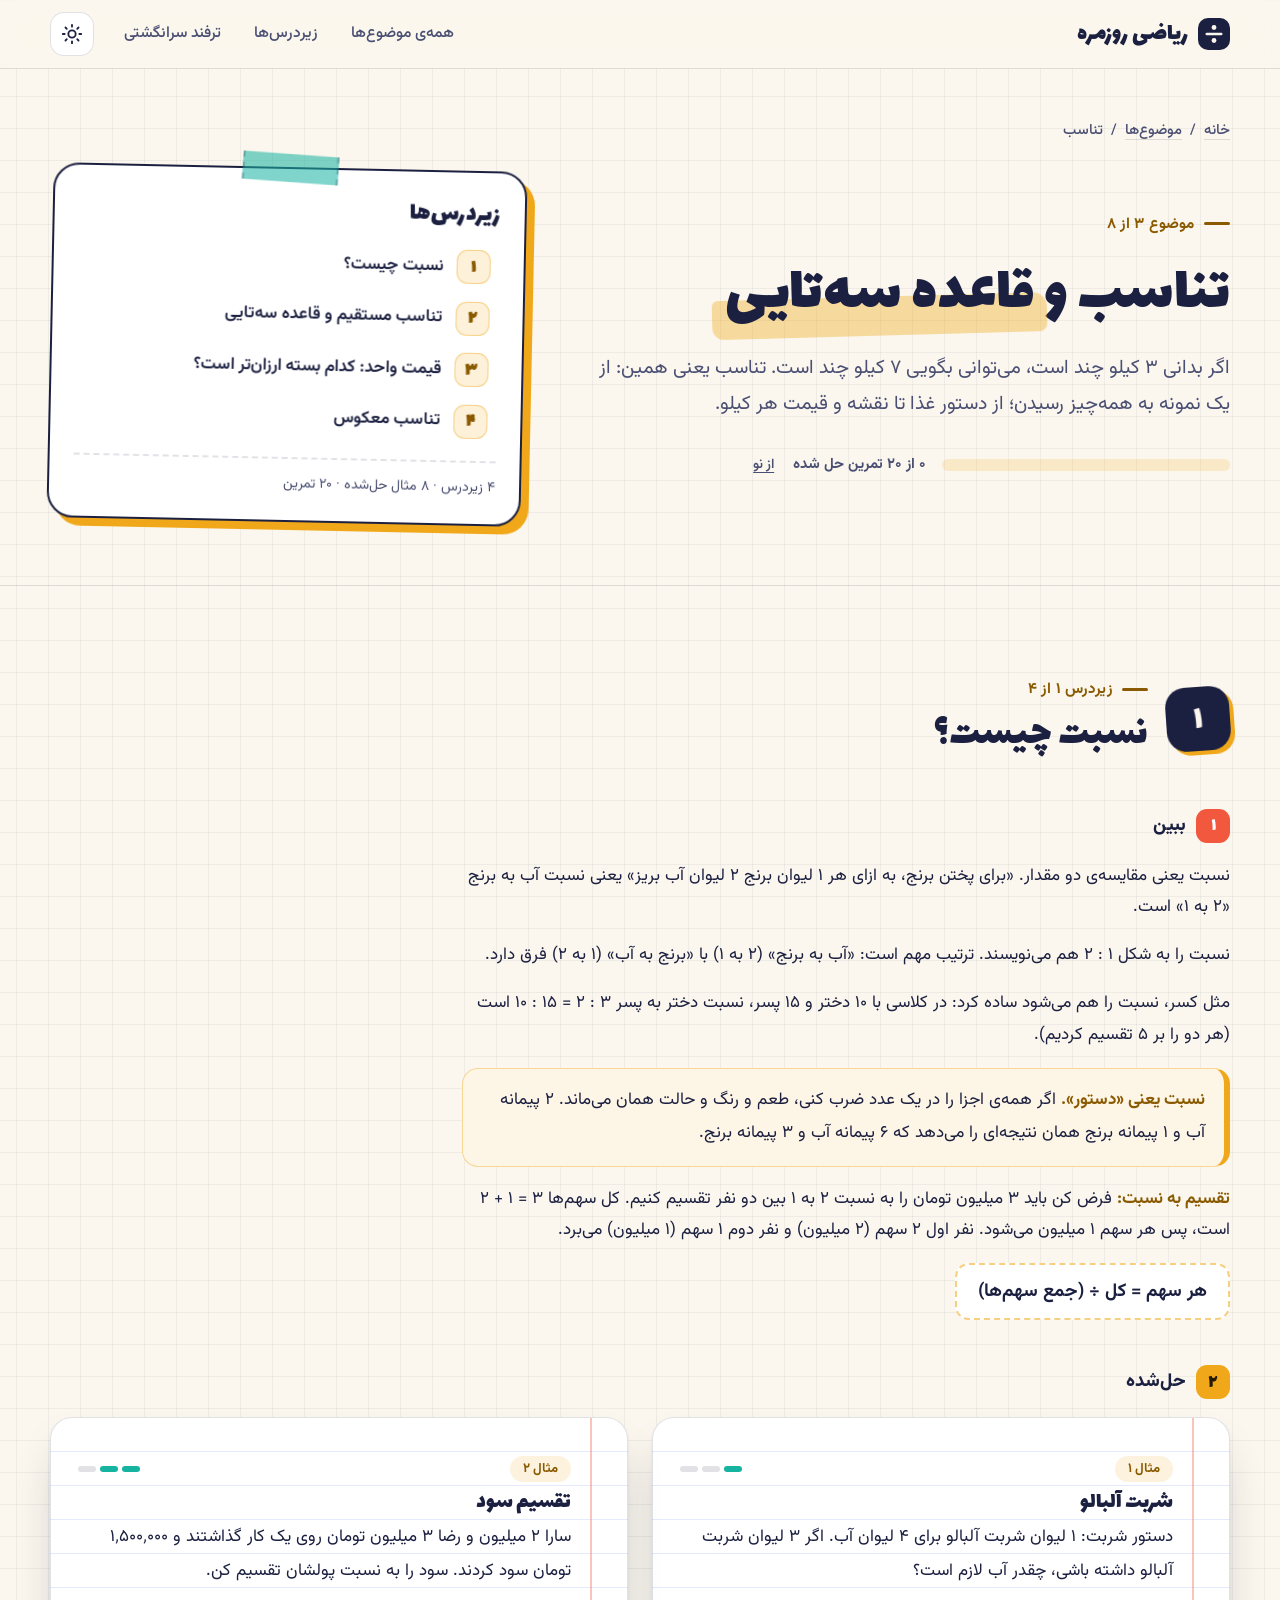
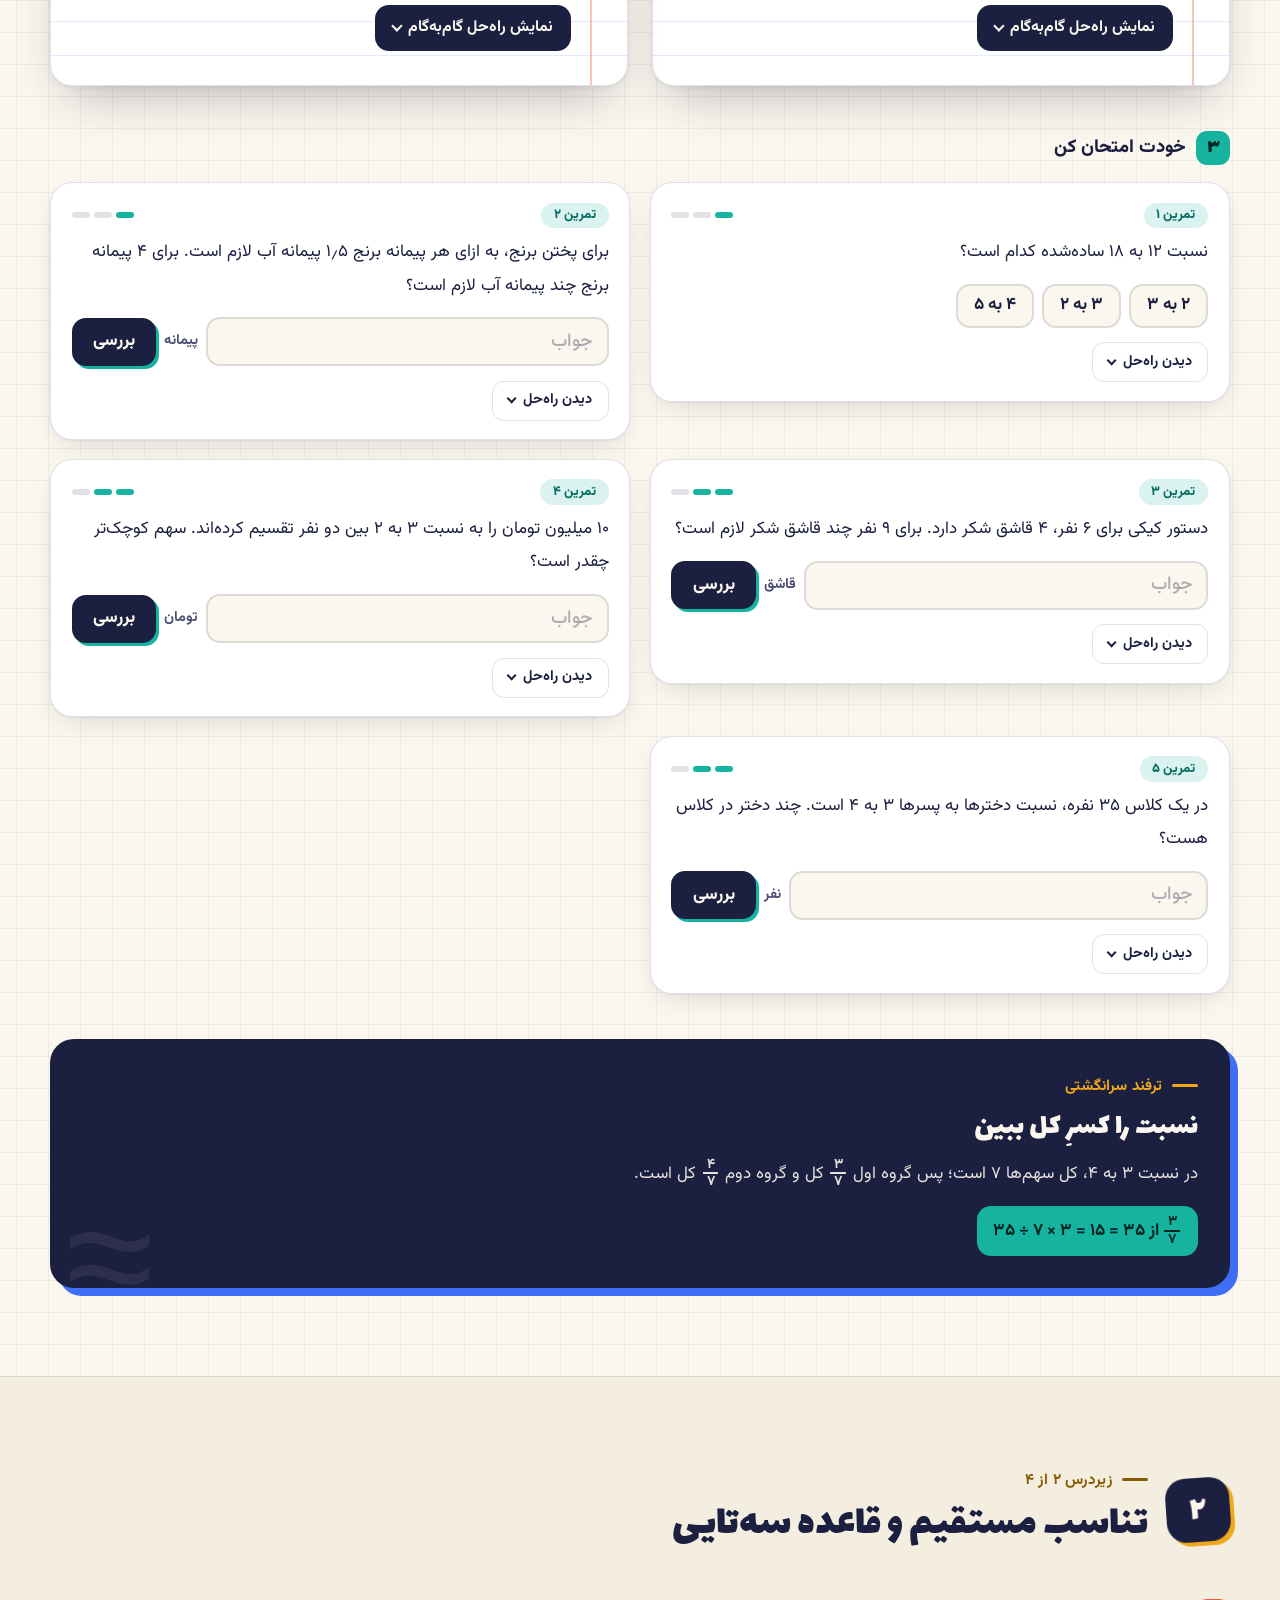
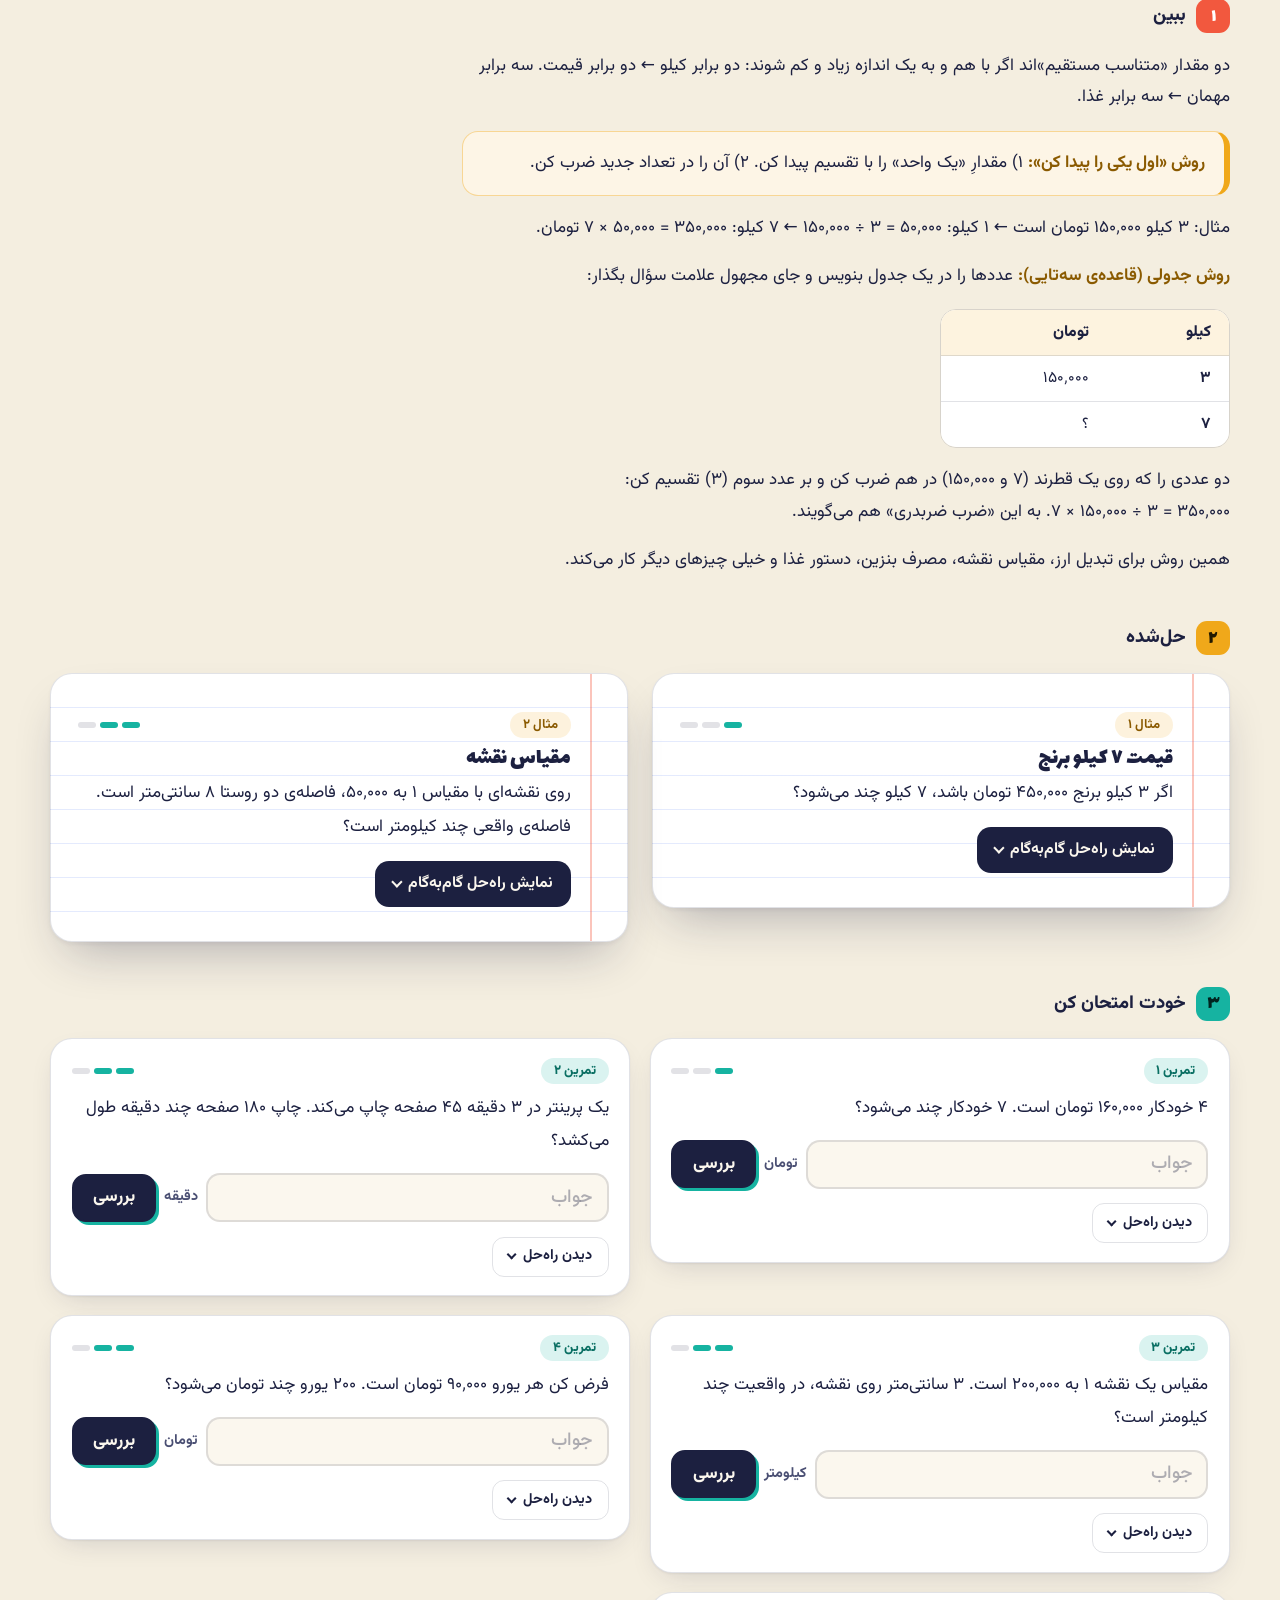
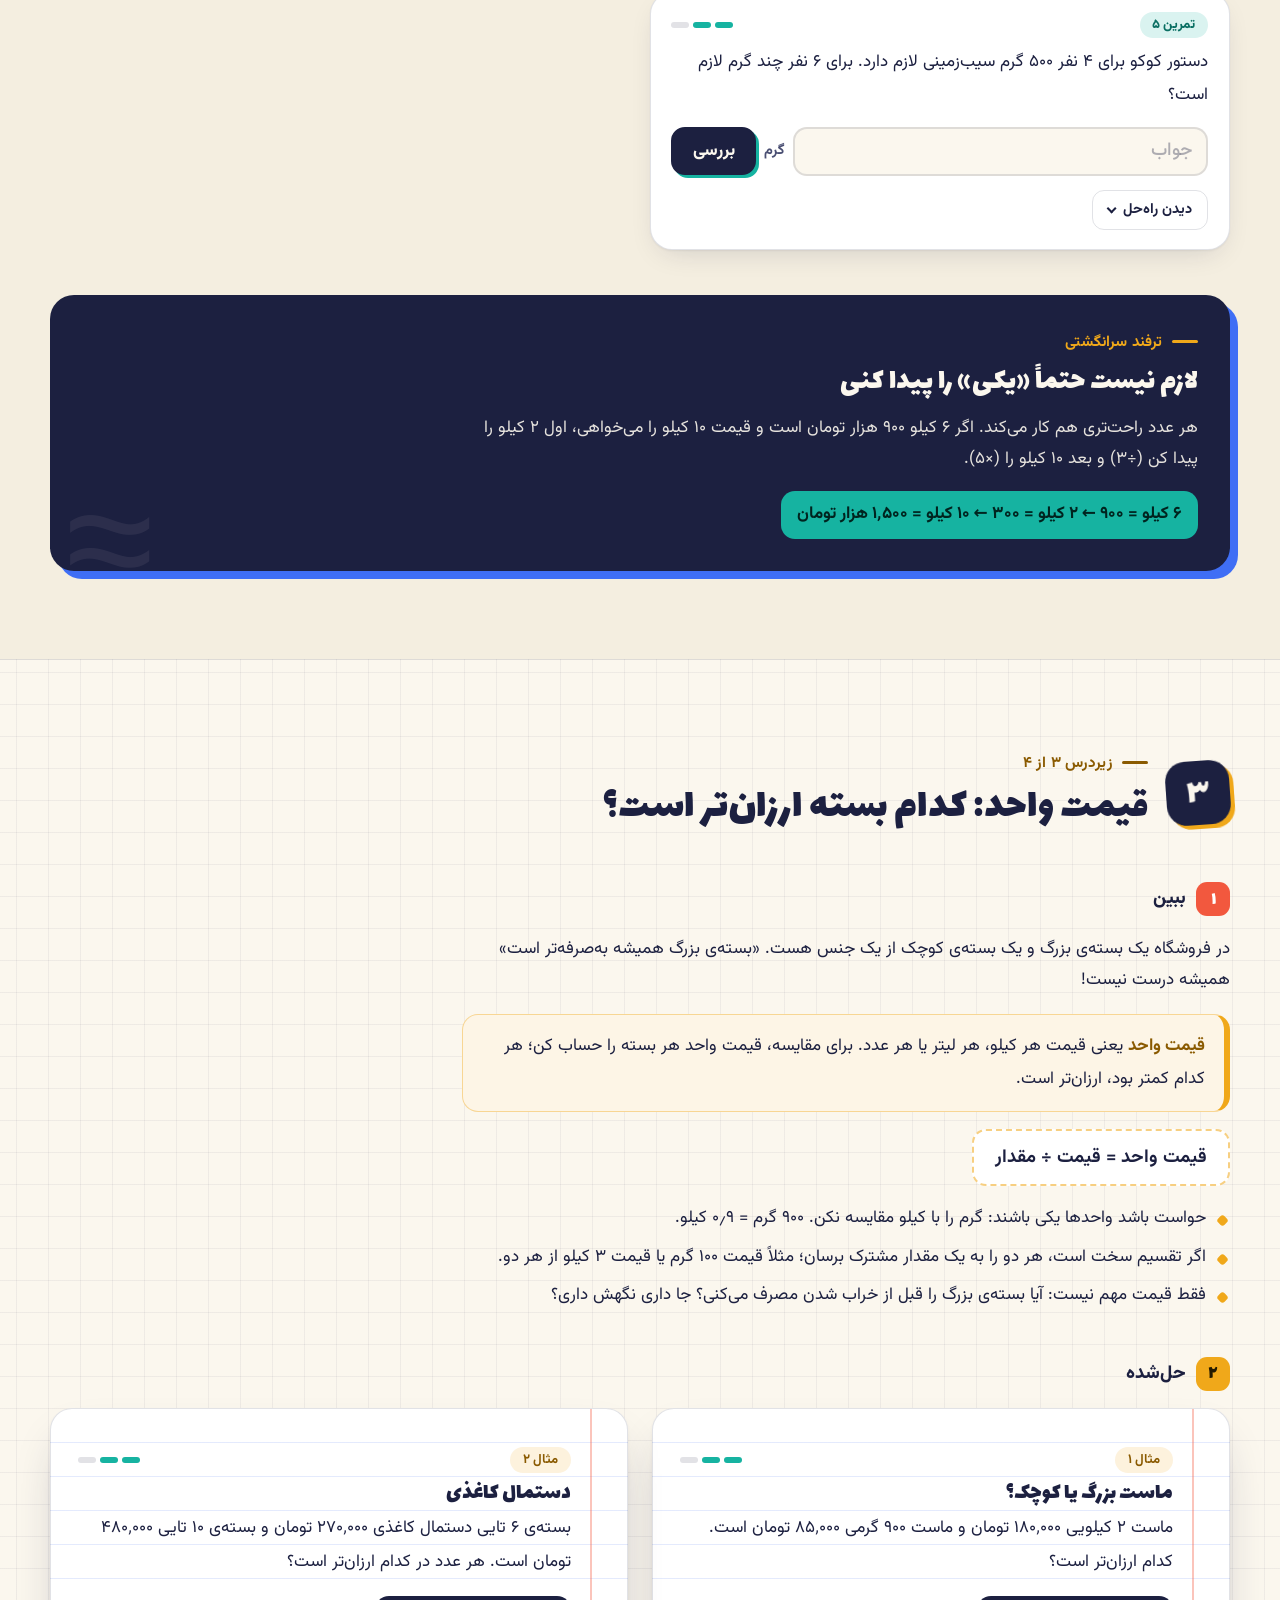
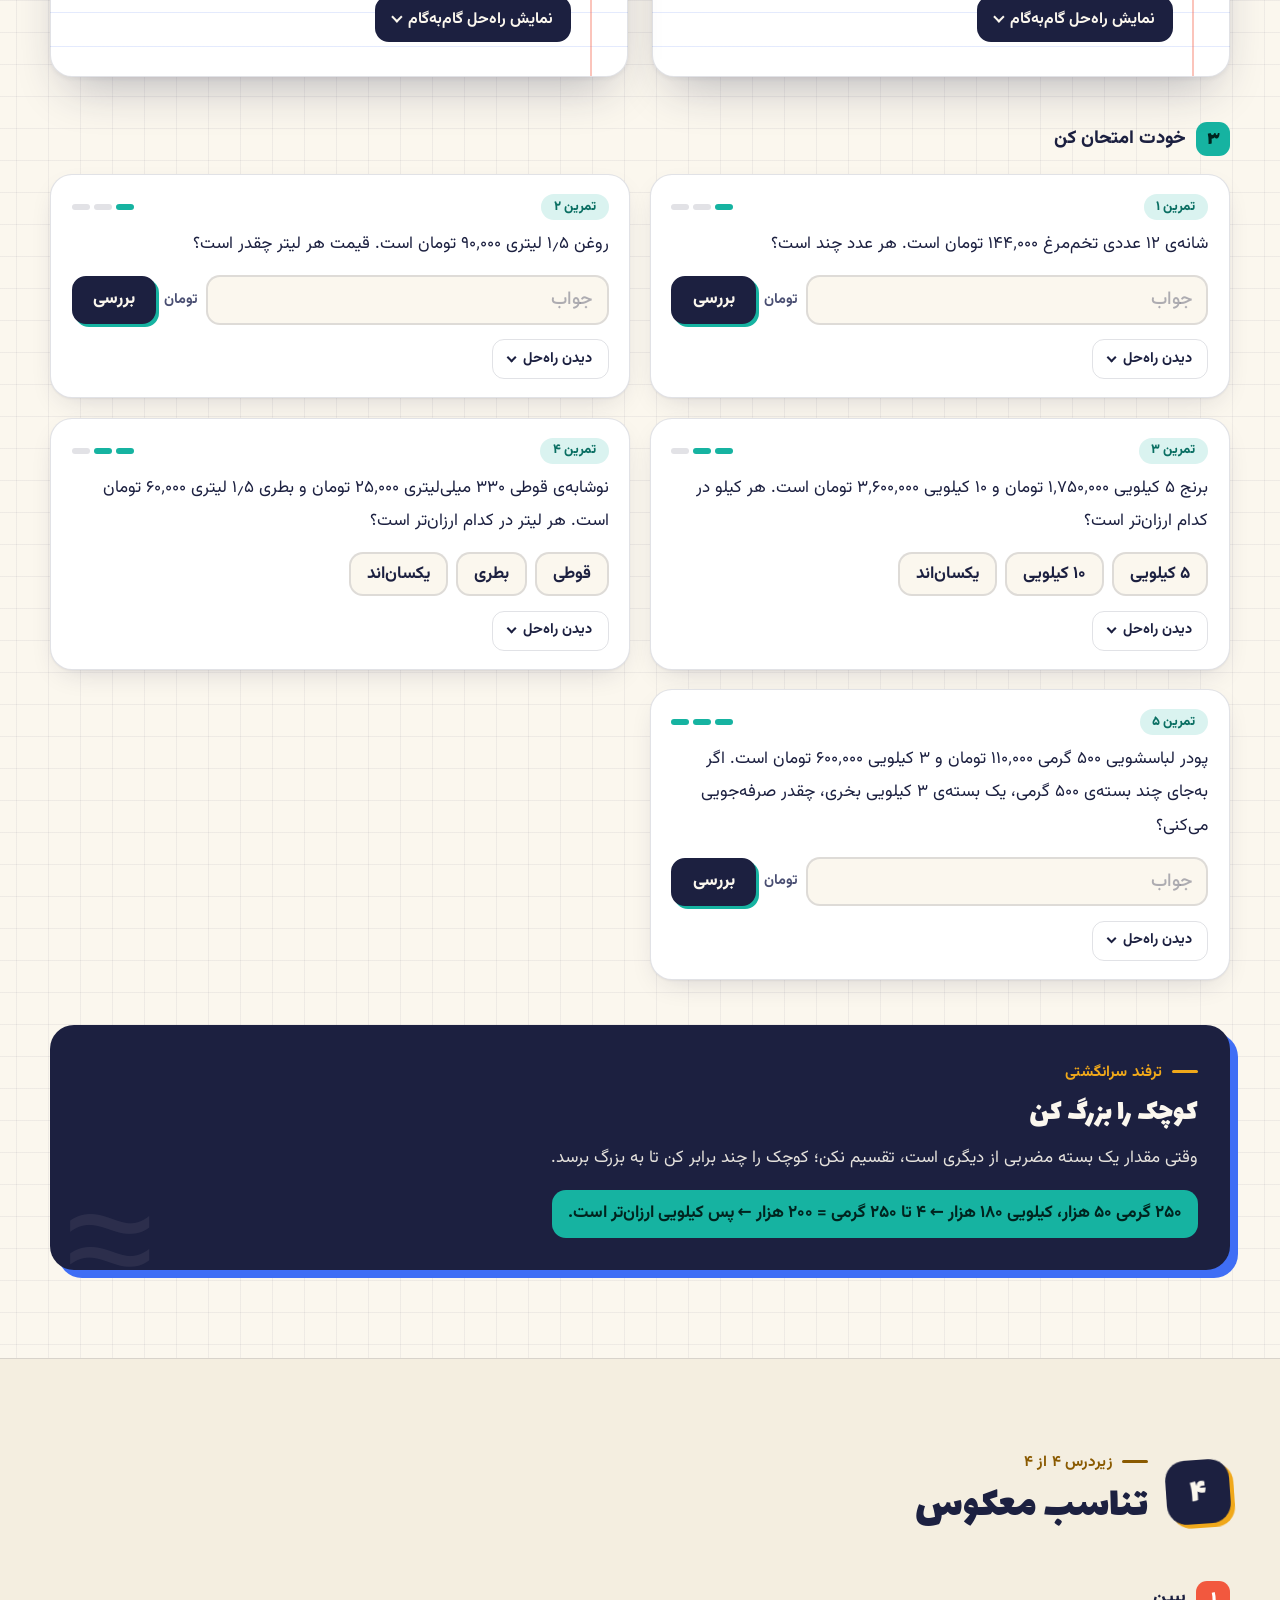
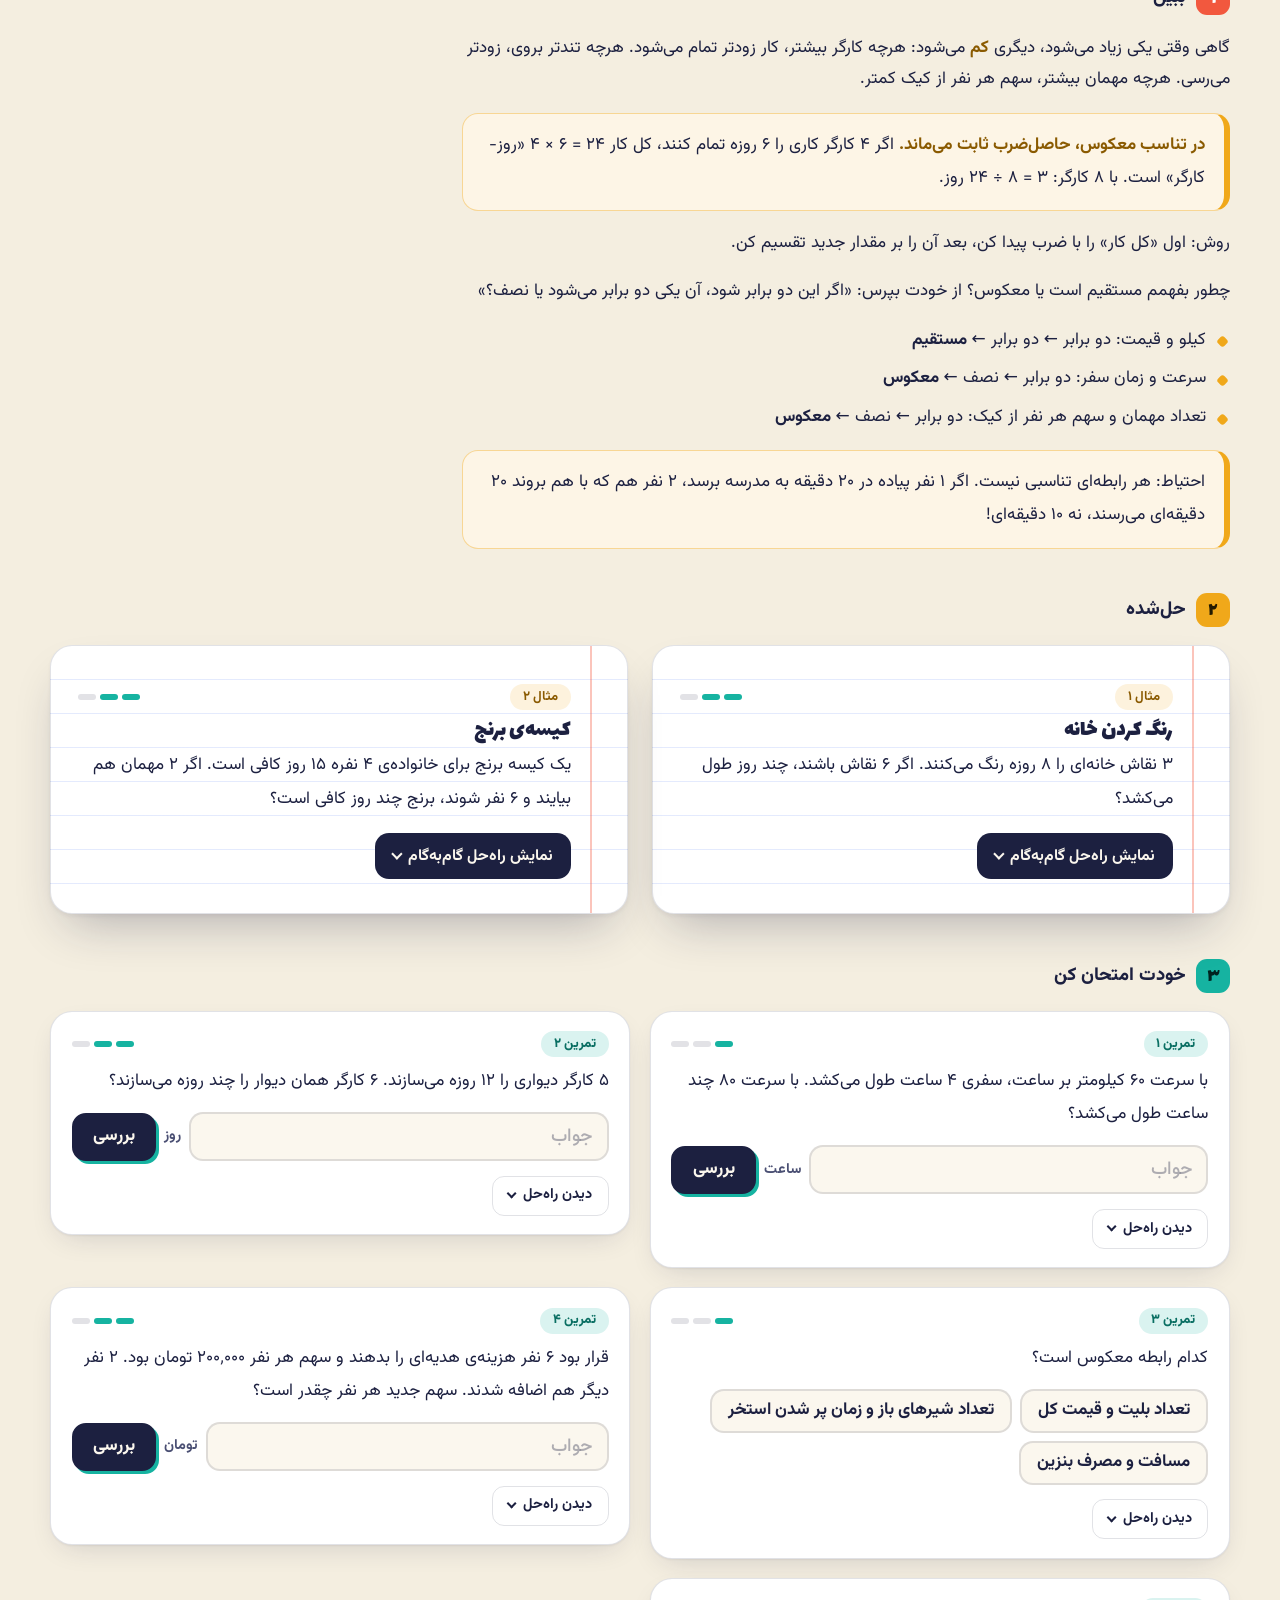
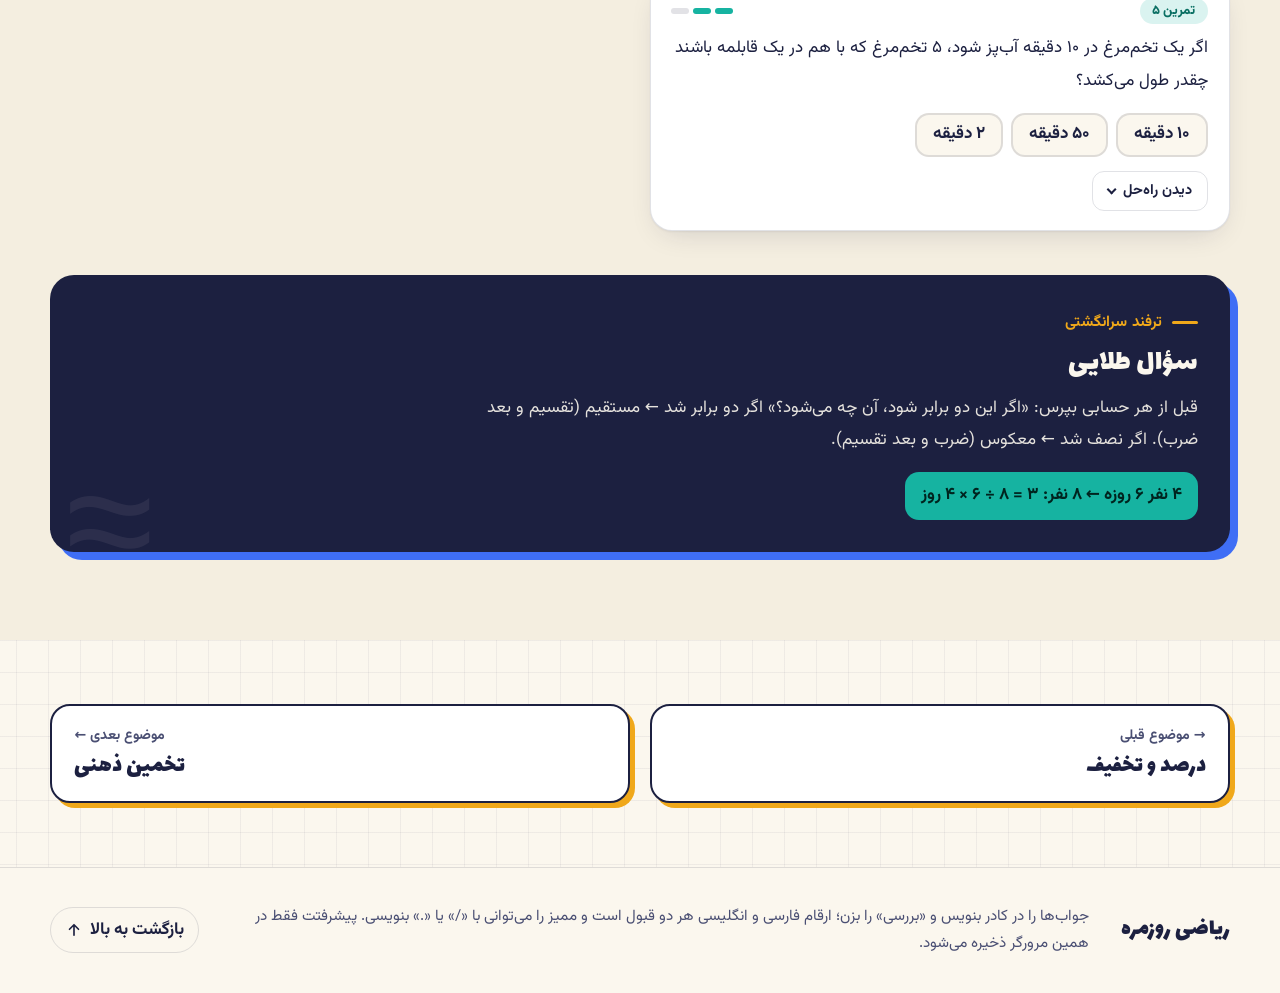
<file: riazi-rooz/lessons/ratio.html>
<!doctype html>
<html lang="fa" dir="rtl">
<head>
  <meta charset="utf-8">
  <meta name="viewport" content="width=device-width, initial-scale=1">
  <title>تناسب و قاعده سه‌تایی | ریاضی روزمره</title>
  <meta name="description" content="آموزش ساده‌ی نسبت، تناسب مستقیم و معکوس، قاعده سه‌تایی و مقایسه‌ی قیمت واحد برای خرید به‌صرفه، با مثال و تمرین.">
  <meta name="theme-color" content="#fbf7ee" media="(prefers-color-scheme: light)">
  <meta name="theme-color" content="#0f1226" media="(prefers-color-scheme: dark)">
  <link rel="icon" href="../favicon.svg" type="image/svg+xml">
  <script>
    /* تم را پیش از اولین رندر تنظیم می‌کند تا چشمک نزند */
    (function () {
      var root = document.documentElement, theme = null;
      root.classList.add('js');
      try { theme = localStorage.getItem('theme'); } catch (e) {}
      if (theme !== 'light' && theme !== 'dark') {
        theme = window.matchMedia && matchMedia('(prefers-color-scheme: dark)').matches ? 'dark' : 'light';
      }
      root.setAttribute('data-theme', theme);
    })();
  </script>
  <link rel="stylesheet" href="../css/style.css">
</head>
<body class="lesson-page" data-topic="ratio" style="--c:var(--c-ratio);--c-ink:var(--c-ratio-ink)">
  <a class="skip-link" href="#main">پرش به محتوا</a>

  <!-- ============ هدر ============ -->
  <header class="site-header" id="top">
    <div class="container header-inner">
      <a class="brand" href="../index.html" aria-label="ریاضی روزمره، صفحه اصلی">
        <span class="brand-mark" aria-hidden="true">
          <svg viewBox="0 0 32 32" width="32" height="32"><rect width="32" height="32" rx="10" fill="currentColor"/><circle cx="16" cy="9.5" r="2.4" fill="var(--bg)"/><circle cx="16" cy="22.5" r="2.4" fill="var(--bg)"/><rect x="7.5" y="14.7" width="17" height="2.6" rx="1.3" fill="var(--bg)"/></svg>
        </span>
        <span class="brand-name">ریاضی روزمره</span>
      </a>

      <nav class="main-nav" id="main-nav" aria-label="منوی اصلی">
        <a href="../index.html#topics">همه‌ی موضوع‌ها</a>
        <a href="#toc">زیردرس‌ها</a>
        <a href="../index.html#tricks">ترفند سرانگشتی</a>
      </nav>

      <div class="header-actions">
        <button class="icon-btn" id="theme-toggle" type="button" aria-label="تغییر حالت روشن/تیره" title="تغییر حالت روشن/تیره">
          <svg class="i-sun" viewBox="0 0 24 24" width="22" height="22" fill="none" stroke="currentColor" stroke-width="2" stroke-linecap="round" stroke-linejoin="round" aria-hidden="true"><circle cx="12" cy="12" r="4"/><path d="M12 2v2M12 20v2M4.9 4.9l1.4 1.4M17.7 17.7l1.4 1.4M2 12h2M20 12h2M4.9 19.1l1.4-1.4M17.7 6.3l1.4-1.4"/></svg>
          <svg class="i-moon" viewBox="0 0 24 24" width="22" height="22" fill="none" stroke="currentColor" stroke-width="2" stroke-linecap="round" stroke-linejoin="round" aria-hidden="true"><path d="M21 12.8A9 9 0 1 1 11.2 3a7 7 0 0 0 9.8 9.8z"/></svg>
        </button>
        <button class="icon-btn menu-btn" id="menu-btn" type="button" aria-label="باز و بسته کردن منو" aria-expanded="false" aria-controls="main-nav">
          <svg viewBox="0 0 24 24" width="22" height="22" fill="none" stroke="currentColor" stroke-width="2" stroke-linecap="round" aria-hidden="true"><path class="bar b1" d="M4 7h16"/><path class="bar b2" d="M4 12h16"/><path class="bar b3" d="M4 17h16"/></svg>
        </button>
      </div>
    </div>
  </header>

  <main id="main">
<section class="lesson-hero" aria-labelledby="page-title">
<div class="container">
<nav class="crumbs" aria-label="مسیر"><a href="../index.html">خانه</a><span aria-hidden="true">/</span><a href="../index.html#topics">موضوع‌ها</a><span aria-hidden="true">/</span><span aria-current="page">تناسب</span></nav>
<div class="lh-grid">
<div class="lh-copy">
<p class="kicker">موضوع ۳ از ۸</p>
<h1 id="page-title">تناسب و <span class="mark">قاعده سه‌تایی</span></h1>
<p class="lead">اگر بدانی ۳ کیلو چند است، می‌توانی بگویی ۷ کیلو چند است. تناسب یعنی همین: از یک نمونه به همه‌چیز رسیدن؛ از دستور غذا تا نقشه و قیمت هر کیلو.</p>
<div class="progress">
<span class="progress-track" aria-hidden="true"><span class="progress-fill" id="progress-fill"></span></span>
<span class="progress-text" id="progress-text">۰ از ۲۰ تمرین حل شده</span>
<button type="button" class="link-btn" id="progress-reset">از نو</button>
</div>
</div>
<nav class="toc card-sticker" id="toc" aria-labelledby="toc-title">
<span class="tape" aria-hidden="true"></span>
<h2 id="toc-title">زیردرس‌ها</h2>
<ol class="toc-list"><li><a href="#r1">نسبت چیست؟</a></li><li><a href="#r2">تناسب مستقیم و قاعده سه‌تایی</a></li><li><a href="#r3">قیمت واحد: کدام بسته ارزان‌تر است؟</a></li><li><a href="#r4">تناسب معکوس</a></li></ol>
<p class="toc-meta">۴ زیردرس · ۸ مثال حل‌شده · ۲۰ تمرین</p>
</nav>
</div>
</div>
</section>

<section class="lesson" id="r1" aria-labelledby="r1-t">
<div class="container">
<header class="lesson-head"><span class="lesson-n" aria-hidden="true">۱</span><div><p class="kicker">زیردرس ۱ از ۴</p><h2 id="r1-t">نسبت چیست؟</h2></div></header>
<div class="part part-see"><h3 class="part-label"><span class="pn" aria-hidden="true">۱</span>ببین</h3><div class="prose">
<p>نسبت یعنی مقایسه‌ی دو مقدار. «برای پختن برنج، به ازای هر ۱ لیوان برنج ۲ لیوان آب بریز» یعنی نسبت آب به برنج «۲ به ۱» است.</p>
<p>نسبت را به شکل <span class="eq">۲ : ۱</span> هم می‌نویسند. ترتیب مهم است: «آب به برنج» (۲ به ۱) با «برنج به آب» (۱ به ۲) فرق دارد.</p>
<p>مثل کسر، نسبت را هم می‌شود ساده کرد: در کلاسی با ۱۰ دختر و ۱۵ پسر، نسبت دختر به پسر <span class="eq">۱۰ : ۱۵ = ۲ : ۳</span> است (هر دو را بر ۵ تقسیم کردیم).</p>
<div class="key"><b>نسبت یعنی «دستور».</b> اگر همه‌ی اجزا را در یک عدد ضرب کنی، طعم و رنگ و حالت همان می‌ماند. ۲ پیمانه آب و ۱ پیمانه برنج همان نتیجه‌ای را می‌دهد که ۶ پیمانه آب و ۳ پیمانه برنج.</div>
<p><strong>تقسیم به نسبت:</strong> فرض کن باید ۳ میلیون تومان را به نسبت ۲ به ۱ بین دو نفر تقسیم کنیم. کل سهم‌ها <span class="eq">۲ + ۱ = ۳</span> است، پس هر سهم ۱ میلیون می‌شود. نفر اول ۲ سهم (۲ میلیون) و نفر دوم ۱ سهم (۱ میلیون) می‌برد.</p>
<p class="formula"><span class="eq eq-fa">هر سهم = کل ÷ (جمع سهم‌ها)</span></p>
</div></div>
<div class="part part-solved"><h3 class="part-label"><span class="pn" aria-hidden="true">۲</span>حل‌شده</h3><div class="examples">
<article class="question card-paper"><div class="q-top"><span class="q-tag">مثال ۱</span><span class="q-level" aria-label="سطح: آسان"><i class="on"></i><i></i><i></i></span></div><h4>شربت آلبالو</h4><p>دستور شربت: ۱ لیوان شربت آلبالو برای ۴ لیوان آب. اگر ۳ لیوان شربت آلبالو داشته باشی، چقدر آب لازم است؟</p><details class="solution"><summary><span class="when-closed">نمایش راه‌حل گام‌به‌گام</span><span class="when-open">بستن راه‌حل</span></summary><ol class="solution-steps"><li>نسبت شربت به آب ۱ به ۴ است.</li><li>شربت ۳ برابر شده، پس آب هم باید ۳ برابر شود: <span class="eq">۴ × ۳ = <b>۱۲</b></span> لیوان آب.</li></ol></details></article>
<article class="question card-paper"><div class="q-top"><span class="q-tag">مثال ۲</span><span class="q-level" aria-label="سطح: متوسط"><i class="on"></i><i class="on"></i><i></i></span></div><h4>تقسیم سود</h4><p>سارا ۲ میلیون و رضا ۳ میلیون تومان روی یک کار گذاشتند و ۱٬۵۰۰٬۰۰۰ تومان سود کردند. سود را به نسبت پولشان تقسیم کن.</p><details class="solution"><summary><span class="when-closed">نمایش راه‌حل گام‌به‌گام</span><span class="when-open">بستن راه‌حل</span></summary><ol class="solution-steps"><li>نسبت سارا به رضا ۲ به ۳ است؛ کل سهم‌ها: <span class="eq">۲ + ۳ = ۵</span></li><li>هر سهم: <span class="eq">۱٬۵۰۰٬۰۰۰ ÷ ۵ = ۳۰۰٬۰۰۰</span></li><li>سارا: <span class="eq">۲ × ۳۰۰٬۰۰۰ = <b>۶۰۰٬۰۰۰</b></span> و رضا: <span class="eq">۳ × ۳۰۰٬۰۰۰ = <b>۹۰۰٬۰۰۰</b></span> تومان.</li></ol><p class="check">بررسی: <span class="eq">۶۰۰٬۰۰۰ + ۹۰۰٬۰۰۰ = ۱٬۵۰۰٬۰۰۰</span> ✓</p></details></article>
</div></div>
<div class="part part-try"><h3 class="part-label"><span class="pn" aria-hidden="true">۳</span>خودت امتحان کن</h3><div class="exercises">
<div class="exercise" id="r1-q1" data-choices="۲ به ۳|۳ به ۲|۴ به ۵" data-correct="0"><div class="ex-top"><span class="ex-n">تمرین ۱</span><span class="q-level" aria-label="سطح: آسان"><i class="on"></i><i></i><i></i></span></div><div class="ex-q"><p>نسبت ۱۲ به ۱۸ ساده‌شده کدام است؟</p></div><details class="solution"><summary><span class="when-closed">دیدن راه‌حل</span><span class="when-open">بستن راه‌حل</span></summary><ol class="solution-steps"><li>۱۲ و ۱۸ هر دو بر ۶ بخش‌پذیرند.</li><li><span class="eq">۱۲ ÷ ۶ = ۲</span> و <span class="eq">۱۸ ÷ ۶ = ۳</span>، پس <b>۲ به ۳</b>.</li></ol></details></div>
<div class="exercise" id="r1-q2" data-answer="6" data-unit="پیمانه"><div class="ex-top"><span class="ex-n">تمرین ۲</span><span class="q-level" aria-label="سطح: آسان"><i class="on"></i><i></i><i></i></span></div><div class="ex-q"><p>برای پختن برنج، به ازای هر پیمانه برنج ۱٫۵ پیمانه آب لازم است. برای ۴ پیمانه برنج چند پیمانه آب لازم است؟</p></div><details class="solution"><summary><span class="when-closed">دیدن راه‌حل</span><span class="when-open">بستن راه‌حل</span></summary><ol class="solution-steps"><li><span class="eq">۴ × ۱٫۵ = <b>۶</b></span> پیمانه آب.</li></ol><p class="check">ضرب در ۱٫۵ یعنی خود عدد به‌اضافه‌ی نصفش: <span class="eq">۴ + ۲ = ۶</span></p></details></div>
<div class="exercise" id="r1-q3" data-answer="6" data-unit="قاشق" data-hint="۹ نفر چند برابرِ ۶ نفر است؟"><div class="ex-top"><span class="ex-n">تمرین ۳</span><span class="q-level" aria-label="سطح: متوسط"><i class="on"></i><i class="on"></i><i></i></span></div><div class="ex-q"><p>دستور کیکی برای ۶ نفر، ۴ قاشق شکر دارد. برای ۹ نفر چند قاشق شکر لازم است؟</p></div><details class="solution"><summary><span class="when-closed">دیدن راه‌حل</span><span class="when-open">بستن راه‌حل</span></summary><ol class="solution-steps"><li>۹ نفر، ۱٫۵ برابرِ ۶ نفر است (<span class="eq">۹ ÷ ۶ = ۱٫۵</span>).</li><li><span class="eq">۴ × ۱٫۵ = <b>۶</b></span> قاشق.</li></ol></details></div>
<div class="exercise" id="r1-q4" data-answer="4000000" data-unit="تومان"><div class="ex-top"><span class="ex-n">تمرین ۴</span><span class="q-level" aria-label="سطح: متوسط"><i class="on"></i><i class="on"></i><i></i></span></div><div class="ex-q"><p>۱۰ میلیون تومان را به نسبت ۳ به ۲ بین دو نفر تقسیم کرده‌اند. سهم کوچک‌تر چقدر است؟</p></div><details class="solution"><summary><span class="when-closed">دیدن راه‌حل</span><span class="when-open">بستن راه‌حل</span></summary><ol class="solution-steps"><li>کل سهم‌ها: <span class="eq">۳ + ۲ = ۵</span></li><li>هر سهم: <span class="eq">۱۰٬۰۰۰٬۰۰۰ ÷ ۵ = ۲٬۰۰۰٬۰۰۰</span></li><li>سهم کوچک‌تر ۲ سهم است: <span class="eq">۲ × ۲٬۰۰۰٬۰۰۰ = <b>۴٬۰۰۰٬۰۰۰</b></span> تومان.</li></ol></details></div>
<div class="exercise" id="r1-q5" data-answer="15" data-unit="نفر" data-hint="کل سهم‌ها ۳ + ۴ = ۷ است."><div class="ex-top"><span class="ex-n">تمرین ۵</span><span class="q-level" aria-label="سطح: متوسط"><i class="on"></i><i class="on"></i><i></i></span></div><div class="ex-q"><p>در یک کلاس ۳۵ نفره، نسبت دخترها به پسرها ۳ به ۴ است. چند دختر در کلاس هست؟</p></div><details class="solution"><summary><span class="when-closed">دیدن راه‌حل</span><span class="when-open">بستن راه‌حل</span></summary><ol class="solution-steps"><li>کل سهم‌ها: <span class="eq">۳ + ۴ = ۷</span></li><li>هر سهم: <span class="eq">۳۵ ÷ ۷ = ۵</span> نفر</li><li>دخترها ۳ سهم‌اند: <span class="eq">۳ × ۵ = <b>۱۵</b></span> نفر (و پسرها ۲۰ نفر).</li></ol></details></div>
</div></div>
<aside class="tip" aria-label="ترفند سرانگشتی"><p class="kicker">ترفند سرانگشتی</p><h3>نسبت را کسرِ کل ببین</h3>
<p>در نسبت ۳ به ۴، کل سهم‌ها ۷ است؛ پس گروه اول <span class="frac"><span>۳</span><span>۷</span></span> کل و گروه دوم <span class="frac"><span>۴</span><span>۷</span></span> کل است.</p>
<p class="trick-example"><span class="frac"><span>۳</span><span>۷</span></span> از ۳۵ = <span class="eq">۳۵ ÷ ۷ × ۳ = <b>۱۵</b></span></p>
</aside>
</div>
</section>
<section class="lesson" id="r2" aria-labelledby="r2-t">
<div class="container">
<header class="lesson-head"><span class="lesson-n" aria-hidden="true">۲</span><div><p class="kicker">زیردرس ۲ از ۴</p><h2 id="r2-t">تناسب مستقیم و قاعده سه‌تایی</h2></div></header>
<div class="part part-see"><h3 class="part-label"><span class="pn" aria-hidden="true">۱</span>ببین</h3><div class="prose">
<p>دو مقدار «متناسب مستقیم»اند اگر با هم و به یک اندازه زیاد و کم شوند: دو برابر کیلو ← دو برابر قیمت. سه برابر مهمان ← سه برابر غذا.</p>
<div class="key"><b>روش «اول یکی را پیدا کن»:</b> ۱) مقدارِ «یک واحد» را با تقسیم پیدا کن. ۲) آن را در تعداد جدید ضرب کن.</div>
<p>مثال: ۳ کیلو ۱۵۰٬۰۰۰ تومان است ← ۱ کیلو: <span class="eq">۱۵۰٬۰۰۰ ÷ ۳ = ۵۰٬۰۰۰</span> ← ۷ کیلو: <span class="eq">۷ × ۵۰٬۰۰۰ = ۳۵۰٬۰۰۰</span> تومان.</p>
<p><strong>روش جدولی (قاعده‌ی سه‌تایی):</strong> عددها را در یک جدول بنویس و جای مجهول علامت سؤال بگذار:</p>
<div class="table-wrap"><table class="data-table"><thead><tr><th>کیلو</th><th>تومان</th></tr></thead><tbody><tr><td>۳</td><td>۱۵۰٬۰۰۰</td></tr><tr><td>۷</td><td>؟</td></tr></tbody></table></div>
<p>دو عددی را که روی یک قطرند (۷ و ۱۵۰٬۰۰۰) در هم ضرب کن و بر عدد سوم (۳) تقسیم کن: <span class="eq">۷ × ۱۵۰٬۰۰۰ ÷ ۳ = ۳۵۰٬۰۰۰</span>. به این «ضرب ضربدری» هم می‌گویند.</p>
<p>همین روش برای تبدیل ارز، مقیاس نقشه، مصرف بنزین، دستور غذا و خیلی چیزهای دیگر کار می‌کند.</p>
</div></div>
<div class="part part-solved"><h3 class="part-label"><span class="pn" aria-hidden="true">۲</span>حل‌شده</h3><div class="examples">
<article class="question card-paper"><div class="q-top"><span class="q-tag">مثال ۱</span><span class="q-level" aria-label="سطح: آسان"><i class="on"></i><i></i><i></i></span></div><h4>قیمت ۷ کیلو برنج</h4><p>اگر ۳ کیلو برنج ۴۵۰٬۰۰۰ تومان باشد، ۷ کیلو چند می‌شود؟</p><details class="solution"><summary><span class="when-closed">نمایش راه‌حل گام‌به‌گام</span><span class="when-open">بستن راه‌حل</span></summary><ol class="solution-steps"><li>یک کیلو: <span class="eq">۴۵۰٬۰۰۰ ÷ ۳ = ۱۵۰٬۰۰۰</span></li><li>هفت کیلو: <span class="eq">۷ × ۱۵۰٬۰۰۰ = <b>۱٬۰۵۰٬۰۰۰</b></span> تومان.</li></ol><p class="check">بررسی: ۷ کیلو کمی بیشتر از دو برابرِ ۳ کیلو است و جواب هم کمی بیشتر از دو برابرِ ۴۵۰ هزار (۹۰۰ هزار) است ✓</p></details></article>
<article class="question card-paper"><div class="q-top"><span class="q-tag">مثال ۲</span><span class="q-level" aria-label="سطح: متوسط"><i class="on"></i><i class="on"></i><i></i></span></div><h4>مقیاس نقشه</h4><p>روی نقشه‌ای با مقیاس ۱ به ۵۰٬۰۰۰، فاصله‌ی دو روستا ۸ سانتی‌متر است. فاصله‌ی واقعی چند کیلومتر است؟</p><details class="solution"><summary><span class="when-closed">نمایش راه‌حل گام‌به‌گام</span><span class="when-open">بستن راه‌حل</span></summary><ol class="solution-steps"><li>مقیاس ۱ به ۵۰٬۰۰۰ یعنی هر ۱ سانتی‌متر روی نقشه = ۵۰٬۰۰۰ سانتی‌متر در واقعیت.</li><li>۸ سانتی‌متر: <span class="eq">۸ × ۵۰٬۰۰۰ = ۴۰۰٬۰۰۰</span> سانتی‌متر.</li><li>هر ۱۰۰ سانتی‌متر یک متر است: ۴۰۰٬۰۰۰ سانتی‌متر = ۴٬۰۰۰ متر = <b>۴ کیلومتر</b>.</li></ol></details></article>
</div></div>
<div class="part part-try"><h3 class="part-label"><span class="pn" aria-hidden="true">۳</span>خودت امتحان کن</h3><div class="exercises">
<div class="exercise" id="r2-q1" data-answer="280000" data-unit="تومان"><div class="ex-top"><span class="ex-n">تمرین ۱</span><span class="q-level" aria-label="سطح: آسان"><i class="on"></i><i></i><i></i></span></div><div class="ex-q"><p>۴ خودکار ۱۶۰٬۰۰۰ تومان است. ۷ خودکار چند می‌شود؟</p></div><details class="solution"><summary><span class="when-closed">دیدن راه‌حل</span><span class="when-open">بستن راه‌حل</span></summary><ol class="solution-steps"><li>یکی: <span class="eq">۱۶۰٬۰۰۰ ÷ ۴ = ۴۰٬۰۰۰</span></li><li>هفت تا: <span class="eq">۷ × ۴۰٬۰۰۰ = <b>۲۸۰٬۰۰۰</b></span> تومان.</li></ol></details></div>
<div class="exercise" id="r2-q2" data-answer="12" data-unit="دقیقه" data-hint="اول ببین پرینتر در یک دقیقه چند صفحه چاپ می‌کند."><div class="ex-top"><span class="ex-n">تمرین ۲</span><span class="q-level" aria-label="سطح: متوسط"><i class="on"></i><i class="on"></i><i></i></span></div><div class="ex-q"><p>یک پرینتر در ۳ دقیقه ۴۵ صفحه چاپ می‌کند. چاپ ۱۸۰ صفحه چند دقیقه طول می‌کشد؟</p></div><details class="solution"><summary><span class="when-closed">دیدن راه‌حل</span><span class="when-open">بستن راه‌حل</span></summary><ol class="solution-steps"><li>در یک دقیقه: <span class="eq">۴۵ ÷ ۳ = ۱۵</span> صفحه</li><li>۱۸۰ صفحه: <span class="eq">۱۸۰ ÷ ۱۵ = <b>۱۲</b></span> دقیقه.</li></ol></details></div>
<div class="exercise" id="r2-q3" data-answer="6" data-unit="کیلومتر" data-hint="اول به سانتی‌متر حساب کن، بعد به متر و کیلومتر تبدیل کن."><div class="ex-top"><span class="ex-n">تمرین ۳</span><span class="q-level" aria-label="سطح: متوسط"><i class="on"></i><i class="on"></i><i></i></span></div><div class="ex-q"><p>مقیاس یک نقشه ۱ به ۲۰۰٬۰۰۰ است. ۳ سانتی‌متر روی نقشه، در واقعیت چند کیلومتر است؟</p></div><details class="solution"><summary><span class="when-closed">دیدن راه‌حل</span><span class="when-open">بستن راه‌حل</span></summary><ol class="solution-steps"><li><span class="eq">۳ × ۲۰۰٬۰۰۰ = ۶۰۰٬۰۰۰</span> سانتی‌متر</li><li>÷ ۱۰۰ ← ۶٬۰۰۰ متر ← ÷ ۱۰۰۰ ← <b>۶ کیلومتر</b>.</li></ol></details></div>
<div class="exercise" id="r2-q4" data-answer="18000000" data-unit="تومان"><div class="ex-top"><span class="ex-n">تمرین ۴</span><span class="q-level" aria-label="سطح: متوسط"><i class="on"></i><i class="on"></i><i></i></span></div><div class="ex-q"><p>فرض کن هر یورو ۹۰٬۰۰۰ تومان است. ۲۰۰ یورو چند تومان می‌شود؟</p></div><details class="solution"><summary><span class="when-closed">دیدن راه‌حل</span><span class="when-open">بستن راه‌حل</span></summary><ol class="solution-steps"><li><span class="eq">۲۰۰ × ۹۰٬۰۰۰ = <b>۱۸٬۰۰۰٬۰۰۰</b></span> تومان.</li></ol><p class="check">حساب ذهنی: <span class="eq">۲ × ۹ = ۱۸</span> و بعد صفرها: ۲۰۰ دو صفر و ۹۰٬۰۰۰ چهار صفر دارد؛ روی هم شش صفر ← ۱۸٬۰۰۰٬۰۰۰.</p></details></div>
<div class="exercise" id="r2-q5" data-answer="750" data-unit="گرم"><div class="ex-top"><span class="ex-n">تمرین ۵</span><span class="q-level" aria-label="سطح: متوسط"><i class="on"></i><i class="on"></i><i></i></span></div><div class="ex-q"><p>دستور کوکو برای ۴ نفر ۵۰۰ گرم سیب‌زمینی لازم دارد. برای ۶ نفر چند گرم لازم است؟</p></div><details class="solution"><summary><span class="when-closed">دیدن راه‌حل</span><span class="when-open">بستن راه‌حل</span></summary><ol class="solution-steps"><li>برای یک نفر: <span class="eq">۵۰۰ ÷ ۴ = ۱۲۵</span> گرم</li><li>برای ۶ نفر: <span class="eq">۶ × ۱۲۵ = <b>۷۵۰</b></span> گرم.</li></ol></details></div>
</div></div>
<aside class="tip" aria-label="ترفند سرانگشتی"><p class="kicker">ترفند سرانگشتی</p><h3>لازم نیست حتماً «یکی» را پیدا کنی</h3>
<p>هر عدد راحت‌تری هم کار می‌کند. اگر ۶ کیلو ۹۰۰ هزار تومان است و قیمت ۱۰ کیلو را می‌خواهی، اول ۲ کیلو را پیدا کن (÷۳) و بعد ۱۰ کیلو را (×۵).</p>
<p class="trick-example">۶ کیلو = ۹۰۰ ← ۲ کیلو = ۳۰۰ ← ۱۰ کیلو = <b>۱٬۵۰۰</b> هزار تومان</p>
</aside>
</div>
</section>
<section class="lesson" id="r3" aria-labelledby="r3-t">
<div class="container">
<header class="lesson-head"><span class="lesson-n" aria-hidden="true">۳</span><div><p class="kicker">زیردرس ۳ از ۴</p><h2 id="r3-t">قیمت واحد: کدام بسته ارزان‌تر است؟</h2></div></header>
<div class="part part-see"><h3 class="part-label"><span class="pn" aria-hidden="true">۱</span>ببین</h3><div class="prose">
<p>در فروشگاه یک بسته‌ی بزرگ و یک بسته‌ی کوچک از یک جنس هست. «بسته‌ی بزرگ همیشه به‌صرفه‌تر است» همیشه درست نیست!</p>
<div class="key"><b>قیمت واحد</b> یعنی قیمت هر کیلو، هر لیتر یا هر عدد. برای مقایسه، قیمت واحد هر بسته را حساب کن؛ هر کدام کمتر بود، ارزان‌تر است.</div>
<p class="formula"><span class="eq eq-fa">قیمت واحد = قیمت ÷ مقدار</span></p>
<ul class="dots"><li>حواست باشد واحدها یکی باشند: گرم را با کیلو مقایسه نکن. ۹۰۰ گرم = ۰٫۹ کیلو.</li><li>اگر تقسیم سخت است، هر دو را به یک مقدار مشترک برسان؛ مثلاً قیمت ۱۰۰ گرم یا قیمت ۳ کیلو از هر دو.</li><li>فقط قیمت مهم نیست: آیا بسته‌ی بزرگ را قبل از خراب شدن مصرف می‌کنی؟ جا داری نگهش داری؟</li></ul>
</div></div>
<div class="part part-solved"><h3 class="part-label"><span class="pn" aria-hidden="true">۲</span>حل‌شده</h3><div class="examples">
<article class="question card-paper"><div class="q-top"><span class="q-tag">مثال ۱</span><span class="q-level" aria-label="سطح: متوسط"><i class="on"></i><i class="on"></i><i></i></span></div><h4>ماست بزرگ یا کوچک؟</h4><p>ماست ۲ کیلویی ۱۸۰٬۰۰۰ تومان و ماست ۹۰۰ گرمی ۸۵٬۰۰۰ تومان است. کدام ارزان‌تر است؟</p><details class="solution"><summary><span class="when-closed">نمایش راه‌حل گام‌به‌گام</span><span class="when-open">بستن راه‌حل</span></summary><ol class="solution-steps"><li>بزرگ: <span class="eq">۱۸۰٬۰۰۰ ÷ ۲ = ۹۰٬۰۰۰</span> تومان برای هر کیلو.</li><li>کوچک: قیمت ۱۰۰ گرم را مقایسه کنیم. کوچک: <span class="eq">۸۵٬۰۰۰ ÷ ۹ ≈ ۹٬۴۴۴</span> تومان؛ بزرگ: <span class="eq">۱۸۰٬۰۰۰ ÷ ۲۰ = ۹٬۰۰۰</span> تومان.</li><li><b>بسته‌ی ۲ کیلویی</b> ارزان‌تر است (هر کیلو حدود ۴٬۴۰۰ تومان کمتر).</li></ol></details></article>
<article class="question card-paper"><div class="q-top"><span class="q-tag">مثال ۲</span><span class="q-level" aria-label="سطح: متوسط"><i class="on"></i><i class="on"></i><i></i></span></div><h4>دستمال کاغذی</h4><p>بسته‌ی ۶ تایی دستمال کاغذی ۲۷۰٬۰۰۰ تومان و بسته‌ی ۱۰ تایی ۴۸۰٬۰۰۰ تومان است. هر عدد در کدام ارزان‌تر است؟</p><details class="solution"><summary><span class="when-closed">نمایش راه‌حل گام‌به‌گام</span><span class="when-open">بستن راه‌حل</span></summary><ol class="solution-steps"><li>۶ تایی: <span class="eq">۲۷۰٬۰۰۰ ÷ ۶ = ۴۵٬۰۰۰</span> تومان برای هر عدد.</li><li>۱۰ تایی: <span class="eq">۴۸۰٬۰۰۰ ÷ ۱۰ = ۴۸٬۰۰۰</span> تومان برای هر عدد.</li><li><b>بسته‌ی کوچک‌تر</b> ارزان‌تر است!</li></ol><p class="check">بسته‌ی بزرگ همیشه به‌صرفه نیست؛ همیشه قیمت واحد را مقایسه کن.</p></details></article>
</div></div>
<div class="part part-try"><h3 class="part-label"><span class="pn" aria-hidden="true">۳</span>خودت امتحان کن</h3><div class="exercises">
<div class="exercise" id="r3-q1" data-answer="12000" data-unit="تومان"><div class="ex-top"><span class="ex-n">تمرین ۱</span><span class="q-level" aria-label="سطح: آسان"><i class="on"></i><i></i><i></i></span></div><div class="ex-q"><p>شانه‌ی ۱۲ عددی تخم‌مرغ ۱۴۴٬۰۰۰ تومان است. هر عدد چند است؟</p></div><details class="solution"><summary><span class="when-closed">دیدن راه‌حل</span><span class="when-open">بستن راه‌حل</span></summary><ol class="solution-steps"><li><span class="eq">۱۴۴٬۰۰۰ ÷ ۱۲ = <b>۱۲٬۰۰۰</b></span> تومان.</li></ol></details></div>
<div class="exercise" id="r3-q2" data-answer="60000" data-unit="تومان"><div class="ex-top"><span class="ex-n">تمرین ۲</span><span class="q-level" aria-label="سطح: آسان"><i class="on"></i><i></i><i></i></span></div><div class="ex-q"><p>روغن ۱٫۵ لیتری ۹۰٬۰۰۰ تومان است. قیمت هر لیتر چقدر است؟</p></div><details class="solution"><summary><span class="when-closed">دیدن راه‌حل</span><span class="when-open">بستن راه‌حل</span></summary><ol class="solution-steps"><li>۱٫۵ لیتر = سه تا نیم‌لیتر. هر نیم‌لیتر: <span class="eq">۹۰٬۰۰۰ ÷ ۳ = ۳۰٬۰۰۰</span></li><li>هر لیتر (دو تا نیم‌لیتر): <b>۶۰٬۰۰۰</b> تومان.</li></ol></details></div>
<div class="exercise" id="r3-q3" data-choices="۵ کیلویی|۱۰ کیلویی|یکسان‌اند" data-correct="0"><div class="ex-top"><span class="ex-n">تمرین ۳</span><span class="q-level" aria-label="سطح: متوسط"><i class="on"></i><i class="on"></i><i></i></span></div><div class="ex-q"><p>برنج ۵ کیلویی ۱٬۷۵۰٬۰۰۰ تومان و ۱۰ کیلویی ۳٬۶۰۰٬۰۰۰ تومان است. هر کیلو در کدام ارزان‌تر است؟</p></div><details class="solution"><summary><span class="when-closed">دیدن راه‌حل</span><span class="when-open">بستن راه‌حل</span></summary><ol class="solution-steps"><li>۵ کیلویی: <span class="eq">۱٬۷۵۰٬۰۰۰ ÷ ۵ = ۳۵۰٬۰۰۰</span> تومان هر کیلو.</li><li>۱۰ کیلویی: <span class="eq">۳٬۶۰۰٬۰۰۰ ÷ ۱۰ = ۳۶۰٬۰۰۰</span> تومان هر کیلو.</li><li><b>بسته‌ی ۵ کیلویی</b> ارزان‌تر است.</li></ol></details></div>
<div class="exercise" id="r3-q4" data-choices="قوطی|بطری|یکسان‌اند" data-correct="1" data-hint="قیمت هر دو را برای ۱ لیتر حساب کن، یا ببین چند قوطی می‌شود ۱٫۵ لیتر."><div class="ex-top"><span class="ex-n">تمرین ۴</span><span class="q-level" aria-label="سطح: متوسط"><i class="on"></i><i class="on"></i><i></i></span></div><div class="ex-q"><p>نوشابه‌ی قوطی ۳۳۰ میلی‌لیتری ۲۵٬۰۰۰ تومان و بطری ۱٫۵ لیتری ۶۰٬۰۰۰ تومان است. هر لیتر در کدام ارزان‌تر است؟</p></div><details class="solution"><summary><span class="when-closed">دیدن راه‌حل</span><span class="when-open">بستن راه‌حل</span></summary><ol class="solution-steps"><li>بطری: <span class="eq">۶۰٬۰۰۰ ÷ ۱٫۵ = ۴۰٬۰۰۰</span> تومان هر لیتر.</li><li>قوطی: حدود ۳ قوطی می‌شود یک لیتر (<span class="eq">۳ × ۳۳۰ = ۹۹۰</span> میلی‌لیتر) ← حدود ۷۵٬۰۰۰ تومان هر لیتر.</li><li><b>بطری</b> تقریباً نصف قیمت است.</li></ol></details></div>
<div class="exercise" id="r3-q5" data-answer="60000" data-unit="تومان" data-hint="۳ کیلو چند تا بسته‌ی ۵۰۰ گرمی است؟"><div class="ex-top"><span class="ex-n">تمرین ۵</span><span class="q-level" aria-label="سطح: سخت"><i class="on"></i><i class="on"></i><i class="on"></i></span></div><div class="ex-q"><p>پودر لباسشویی ۵۰۰ گرمی ۱۱۰٬۰۰۰ تومان و ۳ کیلویی ۶۰۰٬۰۰۰ تومان است. اگر به‌جای چند بسته‌ی ۵۰۰ گرمی، یک بسته‌ی ۳ کیلویی بخری، چقدر صرفه‌جویی می‌کنی؟</p></div><details class="solution"><summary><span class="when-closed">دیدن راه‌حل</span><span class="when-open">بستن راه‌حل</span></summary><ol class="solution-steps"><li>۳ کیلو = ۳۰۰۰ گرم = ۶ تا بسته‌ی ۵۰۰ گرمی.</li><li>۶ بسته‌ی کوچک: <span class="eq">۶ × ۱۱۰٬۰۰۰ = ۶۶۰٬۰۰۰</span> تومان.</li><li>صرفه‌جویی: <span class="eq">۶۶۰٬۰۰۰ − ۶۰۰٬۰۰۰ = <b>۶۰٬۰۰۰</b></span> تومان.</li></ol></details></div>
</div></div>
<aside class="tip" aria-label="ترفند سرانگشتی"><p class="kicker">ترفند سرانگشتی</p><h3>کوچک را بزرگ کن</h3>
<p>وقتی مقدار یک بسته مضربی از دیگری است، تقسیم نکن؛ کوچک را چند برابر کن تا به بزرگ برسد.</p>
<p class="trick-example">۲۵۰ گرمی ۵۰ هزار، کیلویی ۱۸۰ هزار ← ۴ تا ۲۵۰ گرمی = <b>۲۰۰ هزار</b> ← پس کیلویی ارزان‌تر است.</p>
</aside>
</div>
</section>
<section class="lesson" id="r4" aria-labelledby="r4-t">
<div class="container">
<header class="lesson-head"><span class="lesson-n" aria-hidden="true">۴</span><div><p class="kicker">زیردرس ۴ از ۴</p><h2 id="r4-t">تناسب معکوس</h2></div></header>
<div class="part part-see"><h3 class="part-label"><span class="pn" aria-hidden="true">۱</span>ببین</h3><div class="prose">
<p>گاهی وقتی یکی زیاد می‌شود، دیگری <strong>کم</strong> می‌شود: هرچه کارگر بیشتر، کار زودتر تمام می‌شود. هرچه تندتر بروی، زودتر می‌رسی. هرچه مهمان بیشتر، سهم هر نفر از کیک کمتر.</p>
<div class="key"><b>در تناسب معکوس، حاصل‌ضرب ثابت می‌ماند.</b> اگر ۴ کارگر کاری را ۶ روزه تمام کنند، کل کار <span class="eq">۴ × ۶ = ۲۴</span> «روز-کارگر» است. با ۸ کارگر: <span class="eq">۲۴ ÷ ۸ = ۳</span> روز.</div>
<p>روش: اول «کل کار» را با ضرب پیدا کن، بعد آن را بر مقدار جدید تقسیم کن.</p>
<p>چطور بفهمم مستقیم است یا معکوس؟ از خودت بپرس: «اگر این دو برابر شود، آن یکی دو برابر می‌شود یا نصف؟»</p>
<ul class="dots"><li>کیلو و قیمت: دو برابر ← دو برابر ← <b>مستقیم</b></li><li>سرعت و زمان سفر: دو برابر ← نصف ← <b>معکوس</b></li><li>تعداد مهمان و سهم هر نفر از کیک: دو برابر ← نصف ← <b>معکوس</b></li></ul>
<div class="key">احتیاط: هر رابطه‌ای تناسبی نیست. اگر ۱ نفر پیاده در ۲۰ دقیقه به مدرسه برسد، ۲ نفر هم که با هم بروند ۲۰ دقیقه‌ای می‌رسند، نه ۱۰ دقیقه‌ای!</div>
</div></div>
<div class="part part-solved"><h3 class="part-label"><span class="pn" aria-hidden="true">۲</span>حل‌شده</h3><div class="examples">
<article class="question card-paper"><div class="q-top"><span class="q-tag">مثال ۱</span><span class="q-level" aria-label="سطح: متوسط"><i class="on"></i><i class="on"></i><i></i></span></div><h4>رنگ کردن خانه</h4><p>۳ نقاش خانه‌ای را ۸ روزه رنگ می‌کنند. اگر ۶ نقاش باشند، چند روز طول می‌کشد؟</p><details class="solution"><summary><span class="when-closed">نمایش راه‌حل گام‌به‌گام</span><span class="when-open">بستن راه‌حل</span></summary><ol class="solution-steps"><li>رابطه معکوس است (نقاش بیشتر ← روز کمتر).</li><li>کل کار: <span class="eq">۳ × ۸ = ۲۴</span> روز-نقاش.</li><li>با ۶ نقاش: <span class="eq">۲۴ ÷ ۶ = <b>۴</b></span> روز.</li></ol><p class="check">بررسی: نقاش‌ها دو برابر شدند و زمان نصف شد ✓</p></details></article>
<article class="question card-paper"><div class="q-top"><span class="q-tag">مثال ۲</span><span class="q-level" aria-label="سطح: متوسط"><i class="on"></i><i class="on"></i><i></i></span></div><h4>کیسه‌ی برنج</h4><p>یک کیسه برنج برای خانواده‌ی ۴ نفره ۱۵ روز کافی است. اگر ۲ مهمان هم بیایند و ۶ نفر شوند، برنج چند روز کافی است؟</p><details class="solution"><summary><span class="when-closed">نمایش راه‌حل گام‌به‌گام</span><span class="when-open">بستن راه‌حل</span></summary><ol class="solution-steps"><li>کل برنج به اندازه‌ی <span class="eq">۴ × ۱۵ = ۶۰</span> «نفر-روز» است.</li><li>با ۶ نفر: <span class="eq">۶۰ ÷ ۶ = <b>۱۰</b></span> روز.</li></ol></details></article>
</div></div>
<div class="part part-try"><h3 class="part-label"><span class="pn" aria-hidden="true">۳</span>خودت امتحان کن</h3><div class="exercises">
<div class="exercise" id="r4-q1" data-answer="3" data-unit="ساعت" data-hint="اول مسافت کل را پیدا کن."><div class="ex-top"><span class="ex-n">تمرین ۱</span><span class="q-level" aria-label="سطح: آسان"><i class="on"></i><i></i><i></i></span></div><div class="ex-q"><p>با سرعت ۶۰ کیلومتر بر ساعت، سفری ۴ ساعت طول می‌کشد. با سرعت ۸۰ چند ساعت طول می‌کشد؟</p></div><details class="solution"><summary><span class="when-closed">دیدن راه‌حل</span><span class="when-open">بستن راه‌حل</span></summary><ol class="solution-steps"><li>مسافت: <span class="eq">۶۰ × ۴ = ۲۴۰</span> کیلومتر.</li><li>با سرعت ۸۰: <span class="eq">۲۴۰ ÷ ۸۰ = <b>۳</b></span> ساعت.</li></ol></details></div>
<div class="exercise" id="r4-q2" data-answer="10" data-unit="روز"><div class="ex-top"><span class="ex-n">تمرین ۲</span><span class="q-level" aria-label="سطح: متوسط"><i class="on"></i><i class="on"></i><i></i></span></div><div class="ex-q"><p>۵ کارگر دیواری را ۱۲ روزه می‌سازند. ۶ کارگر همان دیوار را چند روزه می‌سازند؟</p></div><details class="solution"><summary><span class="when-closed">دیدن راه‌حل</span><span class="when-open">بستن راه‌حل</span></summary><ol class="solution-steps"><li>کل کار: <span class="eq">۵ × ۱۲ = ۶۰</span> روز-کارگر.</li><li>با ۶ کارگر: <span class="eq">۶۰ ÷ ۶ = <b>۱۰</b></span> روز.</li></ol></details></div>
<div class="exercise" id="r4-q3" data-choices="تعداد بلیت و قیمت کل|تعداد شیرهای باز و زمان پر شدن استخر|مسافت و مصرف بنزین" data-correct="1"><div class="ex-top"><span class="ex-n">تمرین ۳</span><span class="q-level" aria-label="سطح: آسان"><i class="on"></i><i></i><i></i></span></div><div class="ex-q"><p>کدام رابطه معکوس است؟</p></div><details class="solution"><summary><span class="when-closed">دیدن راه‌حل</span><span class="when-open">بستن راه‌حل</span></summary><ol class="solution-steps"><li>شیر بیشتر ← استخر زودتر پر می‌شود؛ پس <b>تعداد شیرها و زمان</b> معکوس‌اند.</li><li>دو تای دیگر مستقیم‌اند: بلیت بیشتر ← پول بیشتر؛ مسافت بیشتر ← بنزین بیشتر.</li></ol></details></div>
<div class="exercise" id="r4-q4" data-answer="150000" data-unit="تومان"><div class="ex-top"><span class="ex-n">تمرین ۴</span><span class="q-level" aria-label="سطح: متوسط"><i class="on"></i><i class="on"></i><i></i></span></div><div class="ex-q"><p>قرار بود ۶ نفر هزینه‌ی هدیه‌ای را بدهند و سهم هر نفر ۲۰۰٬۰۰۰ تومان بود. ۲ نفر دیگر هم اضافه شدند. سهم جدید هر نفر چقدر است؟</p></div><details class="solution"><summary><span class="when-closed">دیدن راه‌حل</span><span class="when-open">بستن راه‌حل</span></summary><ol class="solution-steps"><li>کل هزینه: <span class="eq">۶ × ۲۰۰٬۰۰۰ = ۱٬۲۰۰٬۰۰۰</span> تومان.</li><li>حالا ۸ نفرند: <span class="eq">۱٬۲۰۰٬۰۰۰ ÷ ۸ = <b>۱۵۰٬۰۰۰</b></span> تومان.</li></ol></details></div>
<div class="exercise" id="r4-q5" data-choices="۱۰ دقیقه|۵۰ دقیقه|۲ دقیقه" data-correct="0"><div class="ex-top"><span class="ex-n">تمرین ۵</span><span class="q-level" aria-label="سطح: متوسط"><i class="on"></i><i class="on"></i><i></i></span></div><div class="ex-q"><p>اگر یک تخم‌مرغ در ۱۰ دقیقه آب‌پز شود، ۵ تخم‌مرغ که با هم در یک قابلمه باشند چقدر طول می‌کشد؟</p></div><details class="solution"><summary><span class="when-closed">دیدن راه‌حل</span><span class="when-open">بستن راه‌حل</span></summary><ol class="solution-steps"><li>همه با هم پخته می‌شوند؛ پس باز هم <b>۱۰ دقیقه</b>.</li></ol><p class="check">این رابطه اصلاً تناسبی نیست. قبل از حساب کردن، همیشه بپرس رابطه واقعاً چطور است.</p></details></div>
</div></div>
<aside class="tip" aria-label="ترفند سرانگشتی"><p class="kicker">ترفند سرانگشتی</p><h3>سؤال طلایی</h3>
<p>قبل از هر حسابی بپرس: «اگر این دو برابر شود، آن چه می‌شود؟» اگر دو برابر شد ← مستقیم (تقسیم و بعد ضرب). اگر نصف شد ← معکوس (ضرب و بعد تقسیم).</p>
<p class="trick-example">۴ نفر ۶ روزه ← ۸ نفر: <span class="eq">۴ × ۶ ÷ ۸ = <b>۳</b></span> روز</p>
</aside>
</div>
</section>

<nav class="lesson-nav container" aria-label="موضوع قبلی و بعدی">
<a class="prev" href="percent.html"><small>→ موضوع قبلی</small><strong>درصد و تخفیف</strong></a>
<a class="next" href="estimation.html"><small>موضوع بعدی ←</small><strong>تخمین ذهنی</strong></a>
</nav>
  </main>

  <!-- ============ فوتر ============ -->
  <footer class="site-footer">
    <div class="container footer-inner">
      <p class="footer-brand">ریاضی روزمره</p>
      <p class="footer-note">جواب‌ها را در کادر بنویس و «بررسی» را بزن؛ ارقام فارسی و انگلیسی هر دو قبول است و ممیز را می‌توانی با «/» یا «.» بنویسی. پیشرفتت فقط در همین مرورگر ذخیره می‌شود.</p>
      <a class="to-top" href="#top">
        بازگشت به بالا
        <svg viewBox="0 0 24 24" width="18" height="18" fill="none" stroke="currentColor" stroke-width="2.2" stroke-linecap="round" stroke-linejoin="round" aria-hidden="true"><path d="M12 19V5M6 11l6-6 6 6"/></svg>
      </a>
    </div>
  </footer>

  <script src="../js/main.js" defer></script>
</body>
</html>
</file>
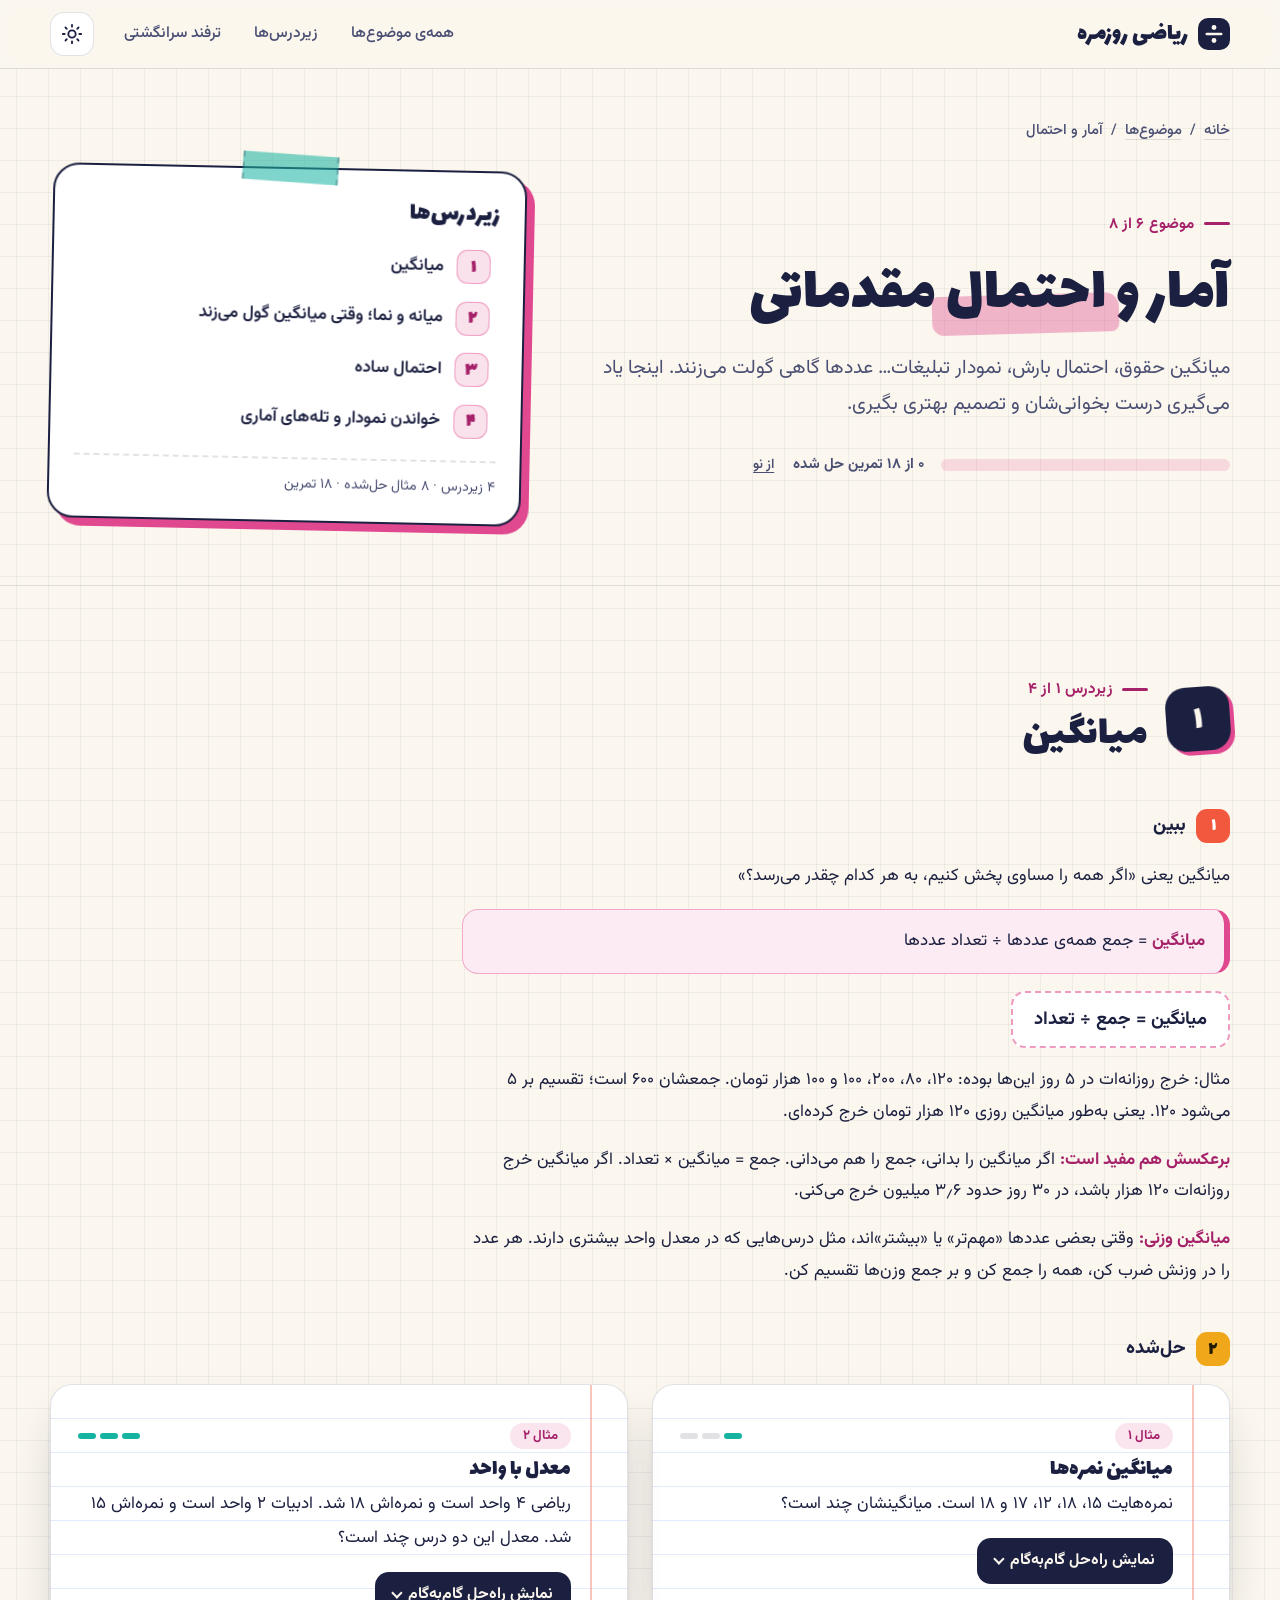
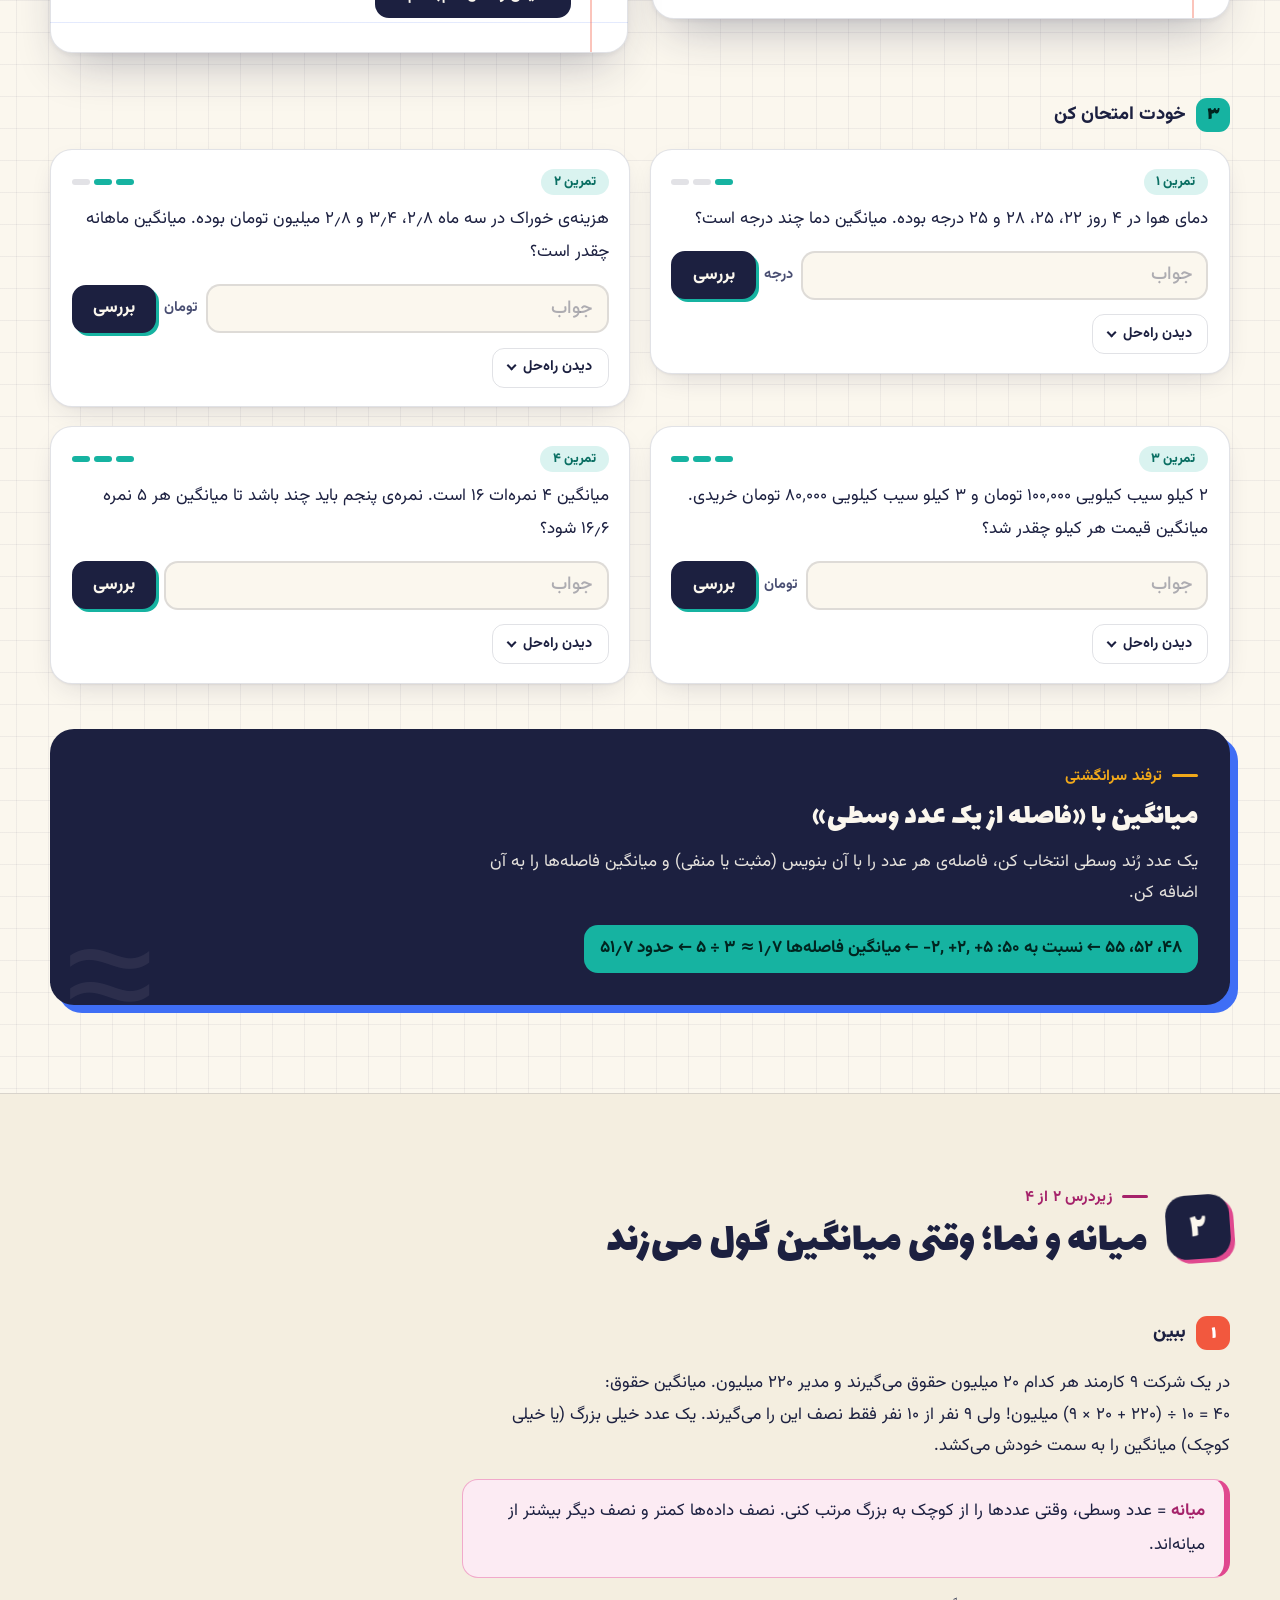
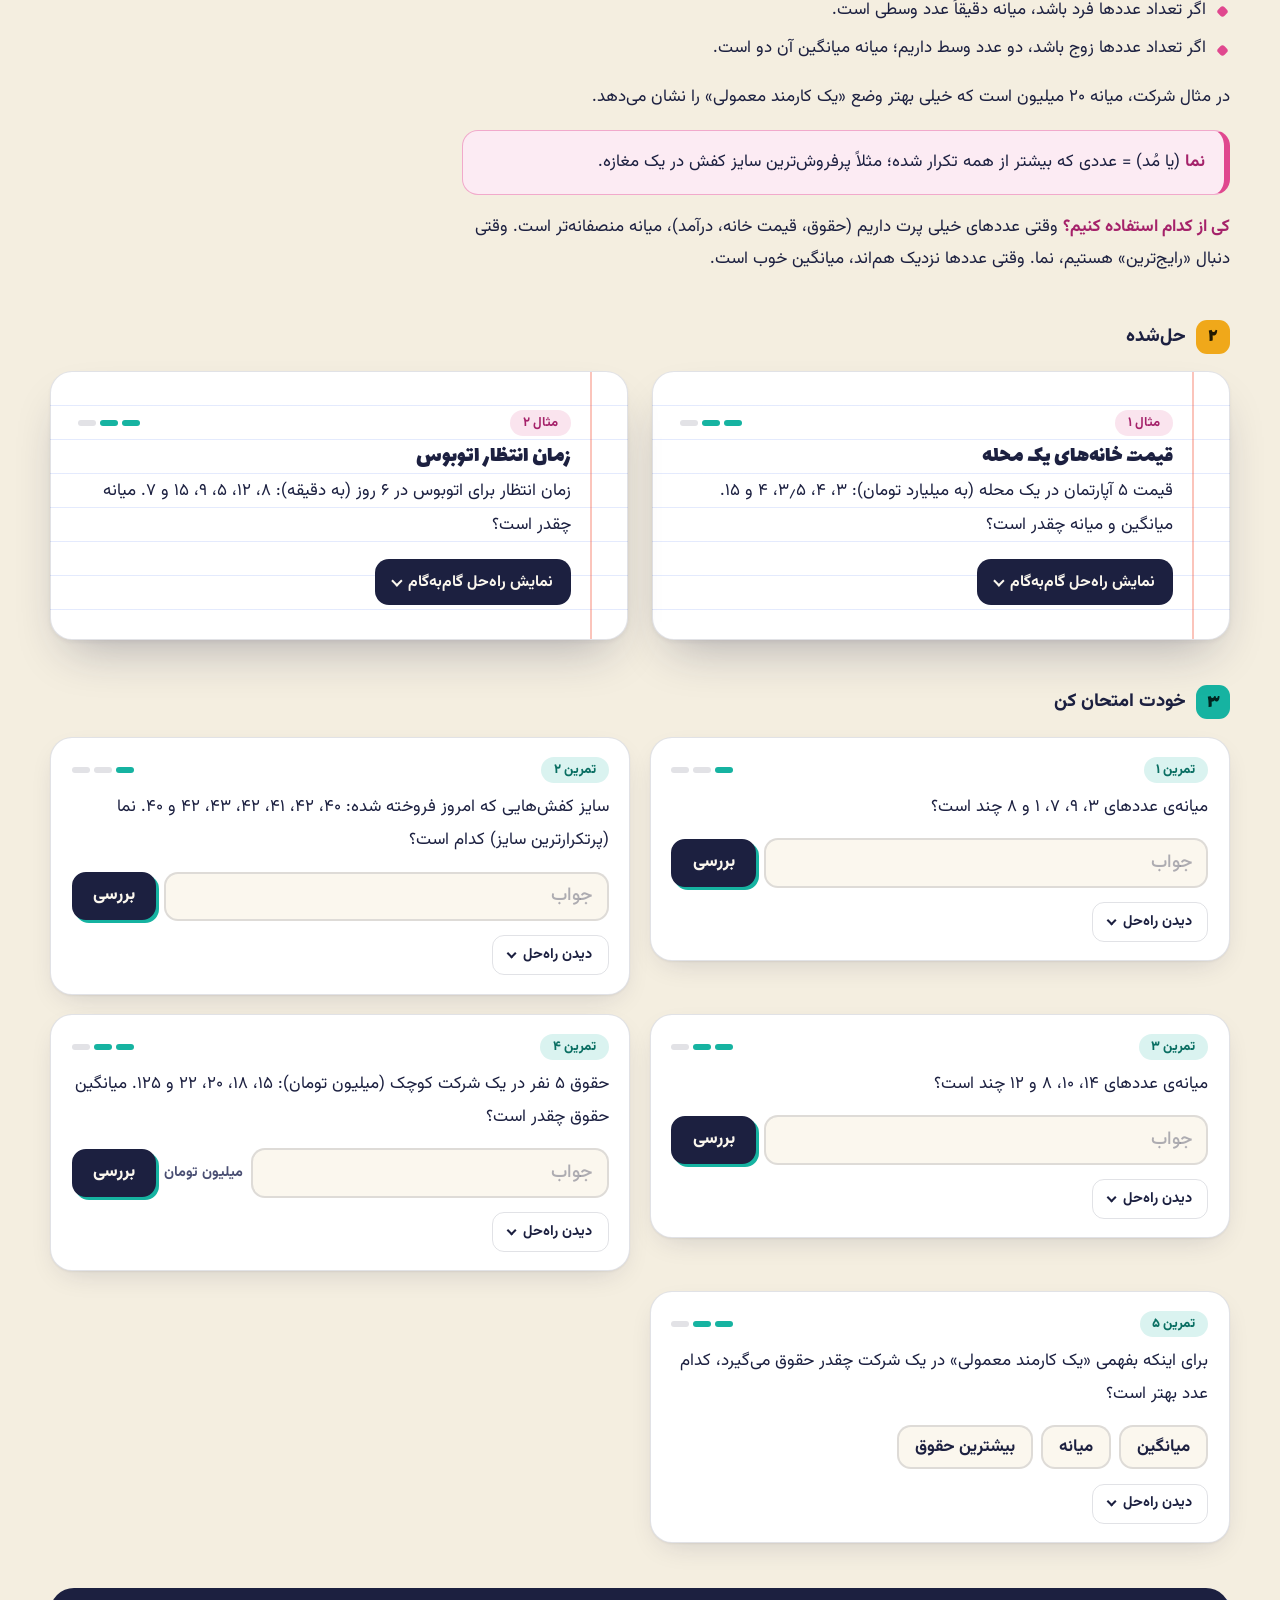
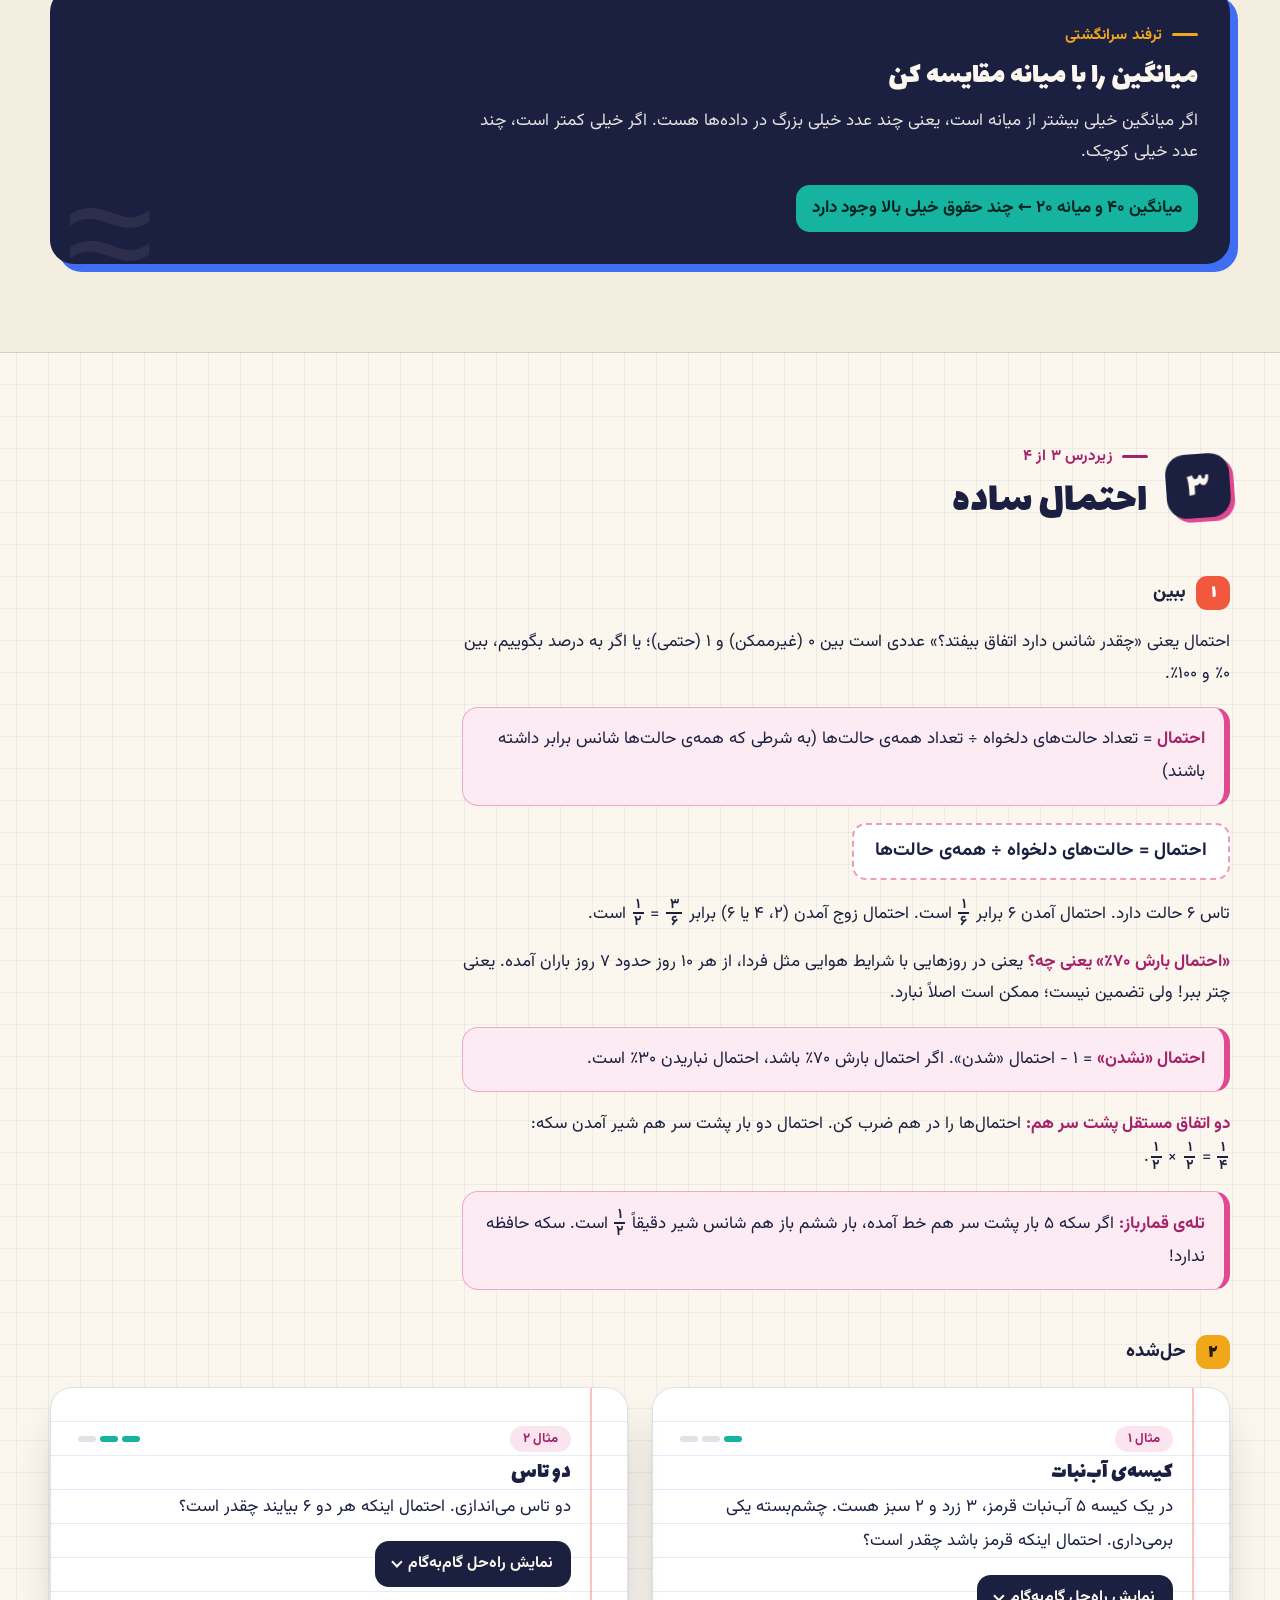
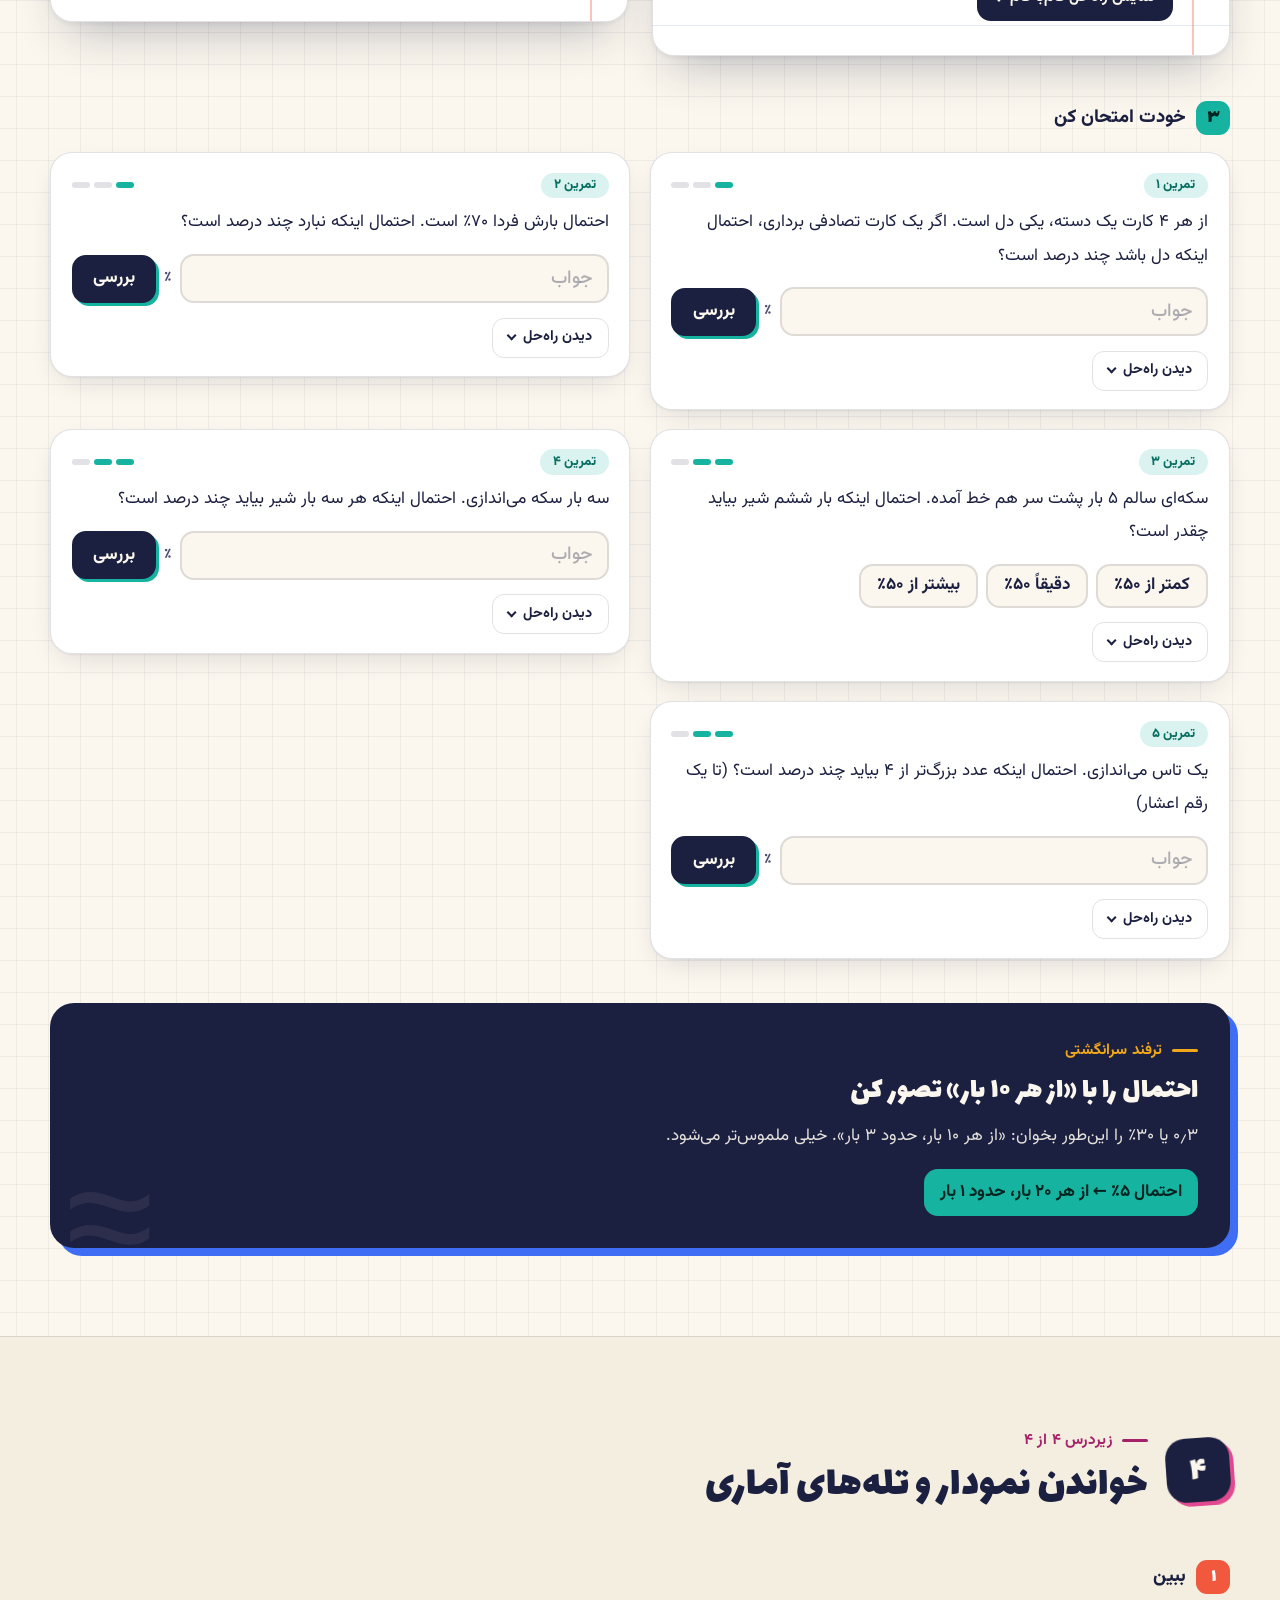
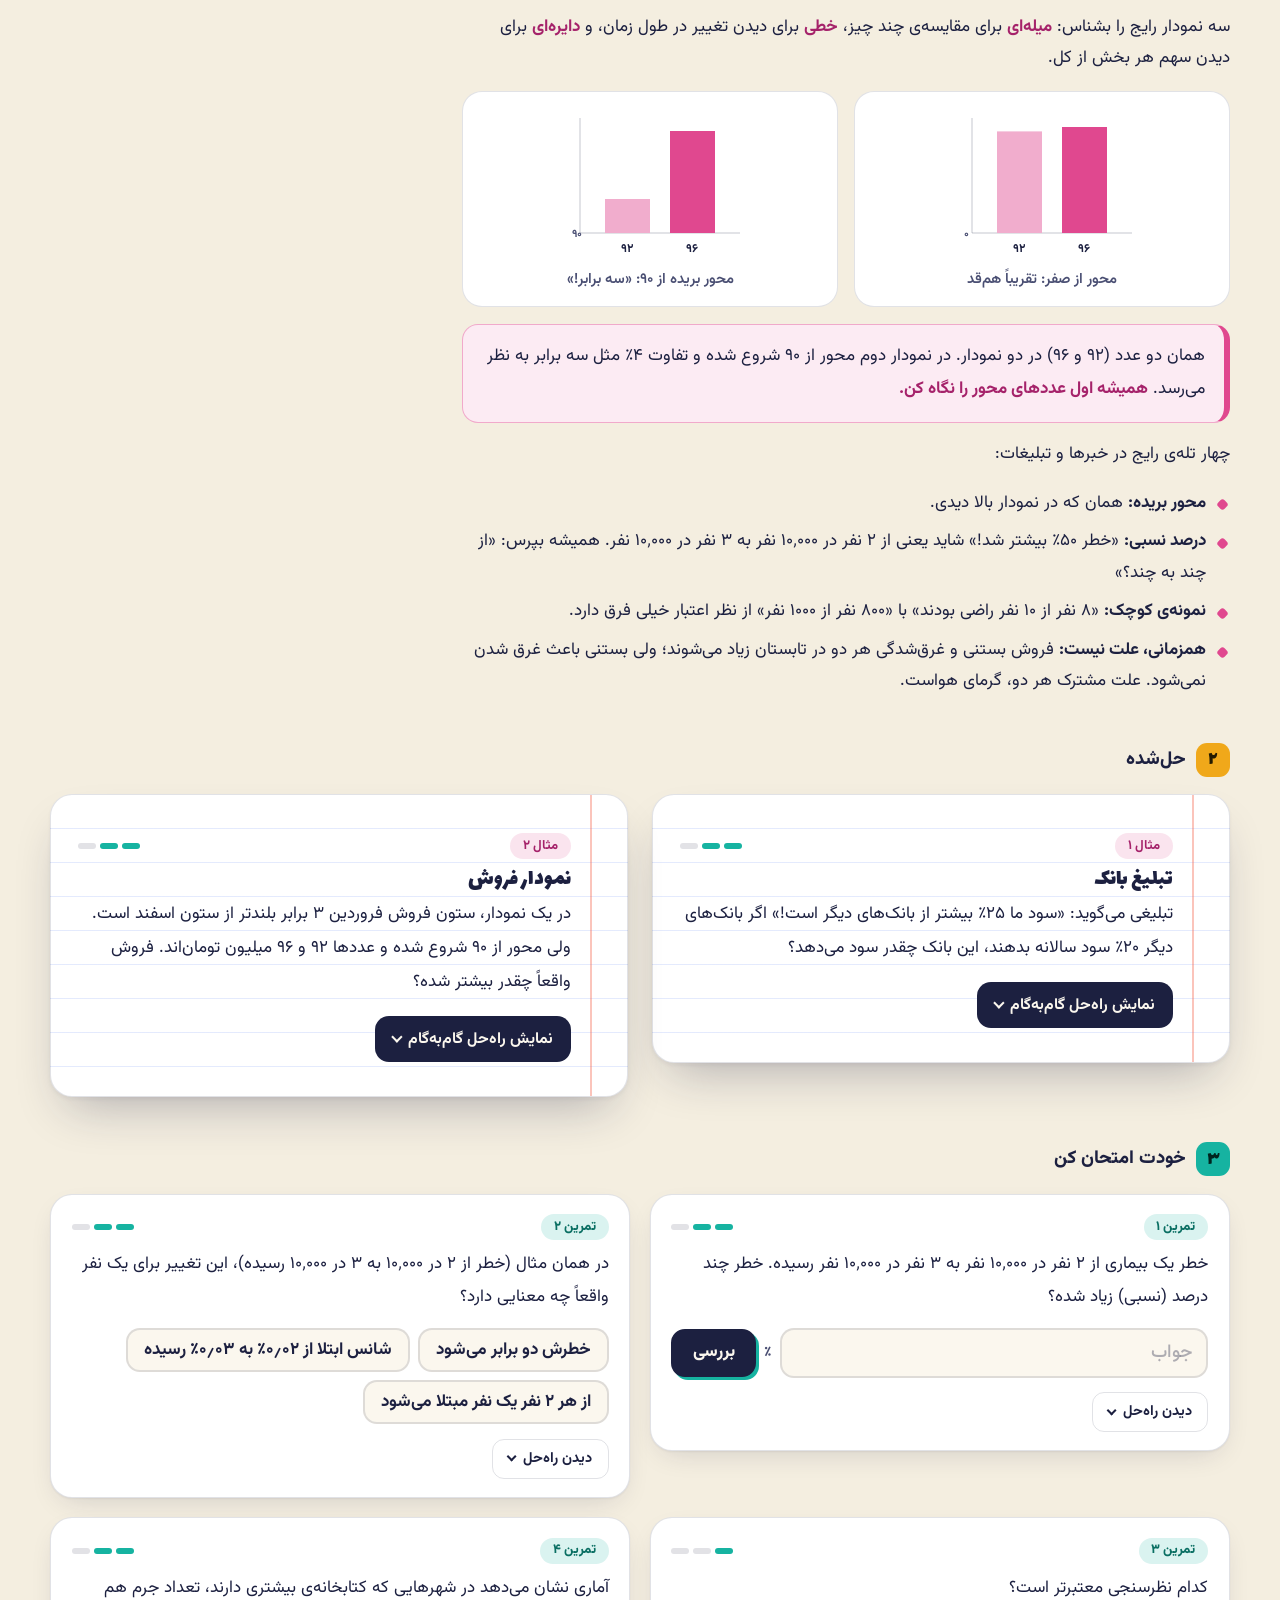
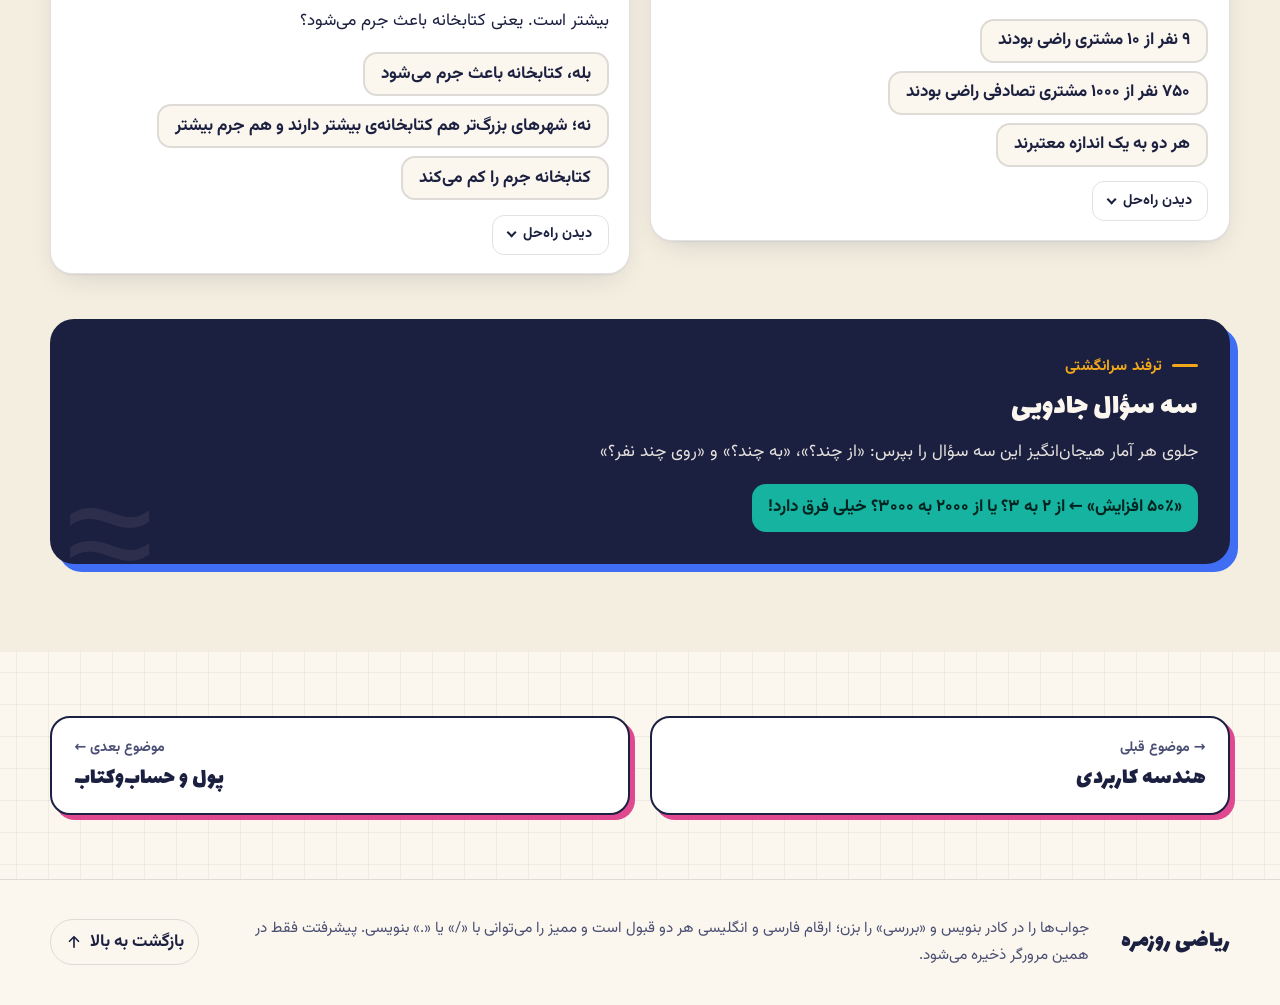
<file: riazi-rooz/lessons/stats.html>
<!doctype html>
<html lang="fa" dir="rtl">
<head>
  <meta charset="utf-8">
  <meta name="viewport" content="width=device-width, initial-scale=1">
  <title>آمار و احتمال مقدماتی | ریاضی روزمره</title>
  <meta name="description" content="آموزش ساده‌ی میانگین، میانه و نما، احتمال ساده، خواندن نمودار و تله‌های آماری تبلیغات و خبرها، با مثال و تمرین.">
  <meta name="theme-color" content="#fbf7ee" media="(prefers-color-scheme: light)">
  <meta name="theme-color" content="#0f1226" media="(prefers-color-scheme: dark)">
  <link rel="icon" href="../favicon.svg" type="image/svg+xml">
  <script>
    /* تم را پیش از اولین رندر تنظیم می‌کند تا چشمک نزند */
    (function () {
      var root = document.documentElement, theme = null;
      root.classList.add('js');
      try { theme = localStorage.getItem('theme'); } catch (e) {}
      if (theme !== 'light' && theme !== 'dark') {
        theme = window.matchMedia && matchMedia('(prefers-color-scheme: dark)').matches ? 'dark' : 'light';
      }
      root.setAttribute('data-theme', theme);
    })();
  </script>
  <link rel="stylesheet" href="../css/style.css">
</head>
<body class="lesson-page" data-topic="stats" style="--c:var(--c-stat);--c-ink:var(--c-stat-ink)">
  <a class="skip-link" href="#main">پرش به محتوا</a>

  <!-- ============ هدر ============ -->
  <header class="site-header" id="top">
    <div class="container header-inner">
      <a class="brand" href="../index.html" aria-label="ریاضی روزمره، صفحه اصلی">
        <span class="brand-mark" aria-hidden="true">
          <svg viewBox="0 0 32 32" width="32" height="32"><rect width="32" height="32" rx="10" fill="currentColor"/><circle cx="16" cy="9.5" r="2.4" fill="var(--bg)"/><circle cx="16" cy="22.5" r="2.4" fill="var(--bg)"/><rect x="7.5" y="14.7" width="17" height="2.6" rx="1.3" fill="var(--bg)"/></svg>
        </span>
        <span class="brand-name">ریاضی روزمره</span>
      </a>

      <nav class="main-nav" id="main-nav" aria-label="منوی اصلی">
        <a href="../index.html#topics">همه‌ی موضوع‌ها</a>
        <a href="#toc">زیردرس‌ها</a>
        <a href="../index.html#tricks">ترفند سرانگشتی</a>
      </nav>

      <div class="header-actions">
        <button class="icon-btn" id="theme-toggle" type="button" aria-label="تغییر حالت روشن/تیره" title="تغییر حالت روشن/تیره">
          <svg class="i-sun" viewBox="0 0 24 24" width="22" height="22" fill="none" stroke="currentColor" stroke-width="2" stroke-linecap="round" stroke-linejoin="round" aria-hidden="true"><circle cx="12" cy="12" r="4"/><path d="M12 2v2M12 20v2M4.9 4.9l1.4 1.4M17.7 17.7l1.4 1.4M2 12h2M20 12h2M4.9 19.1l1.4-1.4M17.7 6.3l1.4-1.4"/></svg>
          <svg class="i-moon" viewBox="0 0 24 24" width="22" height="22" fill="none" stroke="currentColor" stroke-width="2" stroke-linecap="round" stroke-linejoin="round" aria-hidden="true"><path d="M21 12.8A9 9 0 1 1 11.2 3a7 7 0 0 0 9.8 9.8z"/></svg>
        </button>
        <button class="icon-btn menu-btn" id="menu-btn" type="button" aria-label="باز و بسته کردن منو" aria-expanded="false" aria-controls="main-nav">
          <svg viewBox="0 0 24 24" width="22" height="22" fill="none" stroke="currentColor" stroke-width="2" stroke-linecap="round" aria-hidden="true"><path class="bar b1" d="M4 7h16"/><path class="bar b2" d="M4 12h16"/><path class="bar b3" d="M4 17h16"/></svg>
        </button>
      </div>
    </div>
  </header>

  <main id="main">
<section class="lesson-hero" aria-labelledby="page-title">
<div class="container">
<nav class="crumbs" aria-label="مسیر"><a href="../index.html">خانه</a><span aria-hidden="true">/</span><a href="../index.html#topics">موضوع‌ها</a><span aria-hidden="true">/</span><span aria-current="page">آمار و احتمال</span></nav>
<div class="lh-grid">
<div class="lh-copy">
<p class="kicker">موضوع ۶ از ۸</p>
<h1 id="page-title">آمار و <span class="mark">احتمال</span> مقدماتی</h1>
<p class="lead">میانگین حقوق، احتمال بارش، نمودار تبلیغات… عددها گاهی گولت می‌زنند. اینجا یاد می‌گیری درست بخوانی‌شان و تصمیم بهتری بگیری.</p>
<div class="progress">
<span class="progress-track" aria-hidden="true"><span class="progress-fill" id="progress-fill"></span></span>
<span class="progress-text" id="progress-text">۰ از ۱۸ تمرین حل شده</span>
<button type="button" class="link-btn" id="progress-reset">از نو</button>
</div>
</div>
<nav class="toc card-sticker" id="toc" aria-labelledby="toc-title">
<span class="tape" aria-hidden="true"></span>
<h2 id="toc-title">زیردرس‌ها</h2>
<ol class="toc-list"><li><a href="#s1">میانگین</a></li><li><a href="#s2">میانه و نما؛ وقتی میانگین گول می‌زند</a></li><li><a href="#s3">احتمال ساده</a></li><li><a href="#s4">خواندن نمودار و تله‌های آماری</a></li></ol>
<p class="toc-meta">۴ زیردرس · ۸ مثال حل‌شده · ۱۸ تمرین</p>
</nav>
</div>
</div>
</section>

<section class="lesson" id="s1" aria-labelledby="s1-t">
<div class="container">
<header class="lesson-head"><span class="lesson-n" aria-hidden="true">۱</span><div><p class="kicker">زیردرس ۱ از ۴</p><h2 id="s1-t">میانگین</h2></div></header>
<div class="part part-see"><h3 class="part-label"><span class="pn" aria-hidden="true">۱</span>ببین</h3><div class="prose">
<p>میانگین یعنی «اگر همه را مساوی پخش کنیم، به هر کدام چقدر می‌رسد؟»</p>
<div class="key"><b>میانگین</b> = جمع همه‌ی عددها ÷ تعداد عددها</div>
<p class="formula"><span class="eq eq-fa">میانگین = جمع ÷ تعداد</span></p>
<p>مثال: خرج روزانه‌ات در ۵ روز این‌ها بوده: ۱۲۰، ۸۰، ۲۰۰، ۱۰۰ و ۱۰۰ هزار تومان. جمعشان ۶۰۰ است؛ تقسیم بر ۵ می‌شود ۱۲۰. یعنی به‌طور میانگین روزی ۱۲۰ هزار تومان خرج کرده‌ای.</p>
<p><strong>برعکسش هم مفید است:</strong> اگر میانگین را بدانی، جمع را هم می‌دانی. جمع = میانگین × تعداد. اگر میانگین خرج روزانه‌ات ۱۲۰ هزار باشد، در ۳۰ روز حدود ۳٫۶ میلیون خرج می‌کنی.</p>
<p><strong>میانگین وزنی:</strong> وقتی بعضی عددها «مهم‌تر» یا «بیشتر»اند، مثل درس‌هایی که در معدل واحد بیشتری دارند. هر عدد را در وزنش ضرب کن، همه را جمع کن و بر جمع وزن‌ها تقسیم کن.</p>
</div></div>
<div class="part part-solved"><h3 class="part-label"><span class="pn" aria-hidden="true">۲</span>حل‌شده</h3><div class="examples">
<article class="question card-paper"><div class="q-top"><span class="q-tag">مثال ۱</span><span class="q-level" aria-label="سطح: آسان"><i class="on"></i><i></i><i></i></span></div><h4>میانگین نمره‌ها</h4><p>نمره‌هایت ۱۵، ۱۸، ۱۲، ۱۷ و ۱۸ است. میانگینشان چند است؟</p><details class="solution"><summary><span class="when-closed">نمایش راه‌حل گام‌به‌گام</span><span class="when-open">بستن راه‌حل</span></summary><ol class="solution-steps"><li>جمع: <span class="eq">۱۵ + ۱۸ + ۱۲ + ۱۷ + ۱۸ = ۸۰</span></li><li>تعداد: ۵</li><li><span class="eq">۸۰ ÷ ۵ = <b>۱۶</b></span></li></ol></details></article>
<article class="question card-paper"><div class="q-top"><span class="q-tag">مثال ۲</span><span class="q-level" aria-label="سطح: سخت"><i class="on"></i><i class="on"></i><i class="on"></i></span></div><h4>معدل با واحد</h4><p>ریاضی ۴ واحد است و نمره‌اش ۱۸ شد. ادبیات ۲ واحد است و نمره‌اش ۱۵ شد. معدل این دو درس چند است؟</p><details class="solution"><summary><span class="when-closed">نمایش راه‌حل گام‌به‌گام</span><span class="when-open">بستن راه‌حل</span></summary><ol class="solution-steps"><li>هر نمره ضرب در واحدش: <span class="eq">۱۸ × ۴ = ۷۲</span> و <span class="eq">۱۵ × ۲ = ۳۰</span></li><li>جمع: <span class="eq">۷۲ + ۳۰ = ۱۰۲</span></li><li>تقسیم بر جمع واحدها: <span class="eq">۱۰۲ ÷ ۶ = <b>۱۷</b></span></li></ol><p class="check">میانگین ساده‌ی دو نمره ۱۶٫۵ می‌شد؛ چون ریاضی واحد بیشتری دارد، معدل به ۱۸ نزدیک‌تر است.</p></details></article>
</div></div>
<div class="part part-try"><h3 class="part-label"><span class="pn" aria-hidden="true">۳</span>خودت امتحان کن</h3><div class="exercises">
<div class="exercise" id="s1-q1" data-answer="25" data-unit="درجه"><div class="ex-top"><span class="ex-n">تمرین ۱</span><span class="q-level" aria-label="سطح: آسان"><i class="on"></i><i></i><i></i></span></div><div class="ex-q"><p>دمای هوا در ۴ روز ۲۲، ۲۵، ۲۸ و ۲۵ درجه بوده. میانگین دما چند درجه است؟</p></div><details class="solution"><summary><span class="when-closed">دیدن راه‌حل</span><span class="when-open">بستن راه‌حل</span></summary><ol class="solution-steps"><li>جمع: <span class="eq">۲۲ + ۲۵ + ۲۸ + ۲۵ = ۱۰۰</span></li><li><span class="eq">۱۰۰ ÷ ۴ = <b>۲۵</b></span> درجه.</li></ol></details></div>
<div class="exercise" id="s1-q2" data-answer="3000000" data-unit="تومان"><div class="ex-top"><span class="ex-n">تمرین ۲</span><span class="q-level" aria-label="سطح: متوسط"><i class="on"></i><i class="on"></i><i></i></span></div><div class="ex-q"><p>هزینه‌ی خوراک در سه ماه ۲٫۸، ۳٫۴ و ۲٫۸ میلیون تومان بوده. میانگین ماهانه چقدر است؟</p></div><details class="solution"><summary><span class="when-closed">دیدن راه‌حل</span><span class="when-open">بستن راه‌حل</span></summary><ol class="solution-steps"><li>جمع: <span class="eq">۲٫۸ + ۳٫۴ + ۲٫۸ = ۹</span> میلیون</li><li><span class="eq">۹ ÷ ۳ = ۳</span> میلیون ← <b>۳٬۰۰۰٬۰۰۰</b> تومان.</li></ol></details></div>
<div class="exercise" id="s1-q3" data-answer="88000" data-unit="تومان" data-hint="کل پول را بر کل کیلوها تقسیم کن."><div class="ex-top"><span class="ex-n">تمرین ۳</span><span class="q-level" aria-label="سطح: سخت"><i class="on"></i><i class="on"></i><i class="on"></i></span></div><div class="ex-q"><p>۲ کیلو سیب کیلویی ۱۰۰٬۰۰۰ تومان و ۳ کیلو سیب کیلویی ۸۰٬۰۰۰ تومان خریدی. میانگین قیمت هر کیلو چقدر شد؟</p></div><details class="solution"><summary><span class="when-closed">دیدن راه‌حل</span><span class="when-open">بستن راه‌حل</span></summary><ol class="solution-steps"><li>کل پول: <span class="eq">۲ × ۱۰۰٬۰۰۰ + ۳ × ۸۰٬۰۰۰ = ۲۰۰٬۰۰۰ + ۲۴۰٬۰۰۰ = ۴۴۰٬۰۰۰</span></li><li>کل کیلو: <span class="eq">۲ + ۳ = ۵</span></li><li><span class="eq">۴۴۰٬۰۰۰ ÷ ۵ = <b>۸۸٬۰۰۰</b></span> تومان.</li></ol><p class="check">میانگین ساده‌ی دو قیمت ۹۰ هزار می‌شد؛ چون از سیب ارزان‌تر بیشتر خریدی، میانگین به ۸۰ هزار نزدیک‌تر است.</p></details></div>
<div class="exercise" id="s1-q4" data-answer="19" data-hint="جمع ۴ نمره را از روی میانگین پیدا کن."><div class="ex-top"><span class="ex-n">تمرین ۴</span><span class="q-level" aria-label="سطح: سخت"><i class="on"></i><i class="on"></i><i class="on"></i></span></div><div class="ex-q"><p>میانگین ۴ نمره‌ات ۱۶ است. نمره‌ی پنجم باید چند باشد تا میانگین هر ۵ نمره ۱۶٫۶ شود؟</p></div><details class="solution"><summary><span class="when-closed">دیدن راه‌حل</span><span class="when-open">بستن راه‌حل</span></summary><ol class="solution-steps"><li>جمع ۴ نمره: <span class="eq">۱۶ × ۴ = ۶۴</span></li><li>جمع لازم برای ۵ نمره: <span class="eq">۱۶٫۶ × ۵ = ۸۳</span></li><li>نمره‌ی پنجم: <span class="eq">۸۳ − ۶۴ = <b>۱۹</b></span></li></ol></details></div>
</div></div>
<aside class="tip" aria-label="ترفند سرانگشتی"><p class="kicker">ترفند سرانگشتی</p><h3>میانگین با «فاصله از یک عدد وسطی»</h3>
<p>یک عدد رُند وسطی انتخاب کن، فاصله‌ی هر عدد را با آن بنویس (مثبت یا منفی) و میانگین فاصله‌ها را به آن اضافه کن.</p>
<p class="trick-example">۴۸، ۵۲، ۵۵ ← نسبت به ۵۰: <span class="eq">-۲, +۲, +۵</span> ← میانگین فاصله‌ها <span class="eq">۵ ÷ ۳ ≈ ۱٫۷</span> ← حدود <b>۵۱٫۷</b></p>
</aside>
</div>
</section>
<section class="lesson" id="s2" aria-labelledby="s2-t">
<div class="container">
<header class="lesson-head"><span class="lesson-n" aria-hidden="true">۲</span><div><p class="kicker">زیردرس ۲ از ۴</p><h2 id="s2-t">میانه و نما؛ وقتی میانگین گول می‌زند</h2></div></header>
<div class="part part-see"><h3 class="part-label"><span class="pn" aria-hidden="true">۱</span>ببین</h3><div class="prose">
<p>در یک شرکت ۹ کارمند هر کدام ۲۰ میلیون حقوق می‌گیرند و مدیر ۲۲۰ میلیون. میانگین حقوق: <span class="eq">(۹ × ۲۰ + ۲۲۰) ÷ ۱۰ = ۴۰</span> میلیون! ولی ۹ نفر از ۱۰ نفر فقط نصف این را می‌گیرند. یک عدد خیلی بزرگ (یا خیلی کوچک) میانگین را به سمت خودش می‌کشد.</p>
<div class="key"><b>میانه</b> = عدد وسطی، وقتی عددها را از کوچک به بزرگ مرتب کنی. نصف داده‌ها کمتر و نصف دیگر بیشتر از میانه‌اند.</div>
<ul class="dots"><li>اگر تعداد عددها فرد باشد، میانه دقیقاً عدد وسطی است.</li><li>اگر تعداد عددها زوج باشد، دو عدد وسط داریم؛ میانه میانگین آن دو است.</li></ul>
<p>در مثال شرکت، میانه ۲۰ میلیون است که خیلی بهتر وضع «یک کارمند معمولی» را نشان می‌دهد.</p>
<div class="key"><b>نما</b> (یا مُد) = عددی که بیشتر از همه تکرار شده؛ مثلاً پرفروش‌ترین سایز کفش در یک مغازه.</div>
<p><strong>کی از کدام استفاده کنیم؟</strong> وقتی عددهای خیلی پرت داریم (حقوق، قیمت خانه، درآمد)، میانه منصفانه‌تر است. وقتی دنبال «رایج‌ترین» هستیم، نما. وقتی عددها نزدیک هم‌اند، میانگین خوب است.</p>
</div></div>
<div class="part part-solved"><h3 class="part-label"><span class="pn" aria-hidden="true">۲</span>حل‌شده</h3><div class="examples">
<article class="question card-paper"><div class="q-top"><span class="q-tag">مثال ۱</span><span class="q-level" aria-label="سطح: متوسط"><i class="on"></i><i class="on"></i><i></i></span></div><h4>قیمت خانه‌های یک محله</h4><p>قیمت ۵ آپارتمان در یک محله (به میلیارد تومان): ۳، ۴، ۳٫۵، ۴ و ۱۵. میانگین و میانه چقدر است؟</p><details class="solution"><summary><span class="when-closed">نمایش راه‌حل گام‌به‌گام</span><span class="when-open">بستن راه‌حل</span></summary><ol class="solution-steps"><li>مرتب کن: ۳، ۳٫۵، ۴، ۴، ۱۵</li><li>میانه = عدد سوم = <b>۴</b> میلیارد</li><li>میانگین: <span class="eq">(۳ + ۳٫۵ + ۴ + ۴ + ۱۵) ÷ ۵ = ۲۹٫۵ ÷ ۵ = ۵٫۹</span> میلیارد</li></ol><p class="check">آن یک خانه‌ی ۱۵ میلیاردی میانگین را بالا کشیده؛ میانه تصویر واقعی‌تری می‌دهد. نما هم ۴ است (دو بار تکرار شده).</p></details></article>
<article class="question card-paper"><div class="q-top"><span class="q-tag">مثال ۲</span><span class="q-level" aria-label="سطح: متوسط"><i class="on"></i><i class="on"></i><i></i></span></div><h4>زمان انتظار اتوبوس</h4><p>زمان انتظار برای اتوبوس در ۶ روز (به دقیقه): ۸، ۱۲، ۵، ۹، ۱۵ و ۷. میانه چقدر است؟</p><details class="solution"><summary><span class="when-closed">نمایش راه‌حل گام‌به‌گام</span><span class="when-open">بستن راه‌حل</span></summary><ol class="solution-steps"><li>مرتب کن: ۵، ۷، ۸، ۹، ۱۲، ۱۵</li><li>تعداد زوج است؛ دو عدد وسط ۸ و ۹ هستند.</li><li>میانه: <span class="eq">(۸ + ۹) ÷ ۲ = <b>۸٫۵</b></span> دقیقه.</li></ol></details></article>
</div></div>
<div class="part part-try"><h3 class="part-label"><span class="pn" aria-hidden="true">۳</span>خودت امتحان کن</h3><div class="exercises">
<div class="exercise" id="s2-q1" data-answer="7" data-hint="اول عددها را از کوچک به بزرگ مرتب کن."><div class="ex-top"><span class="ex-n">تمرین ۱</span><span class="q-level" aria-label="سطح: آسان"><i class="on"></i><i></i><i></i></span></div><div class="ex-q"><p>میانه‌ی عددهای ۳، ۹، ۷، ۱ و ۸ چند است؟</p></div><details class="solution"><summary><span class="when-closed">دیدن راه‌حل</span><span class="when-open">بستن راه‌حل</span></summary><ol class="solution-steps"><li>مرتب: ۱، ۳، ۷، ۸، ۹</li><li>عدد وسطی: <b>۷</b></li></ol></details></div>
<div class="exercise" id="s2-q2" data-answer="42"><div class="ex-top"><span class="ex-n">تمرین ۲</span><span class="q-level" aria-label="سطح: آسان"><i class="on"></i><i></i><i></i></span></div><div class="ex-q"><p>سایز کفش‌هایی که امروز فروخته شده: ۴۰، ۴۲، ۴۱، ۴۲، ۴۳، ۴۲ و ۴۰. نما (پرتکرارترین سایز) کدام است؟</p></div><details class="solution"><summary><span class="when-closed">دیدن راه‌حل</span><span class="when-open">بستن راه‌حل</span></summary><ol class="solution-steps"><li>۴۲ سه بار، ۴۰ دو بار و بقیه یک بار تکرار شده‌اند.</li><li>نما: <b>۴۲</b></li></ol></details></div>
<div class="exercise" id="s2-q3" data-answer="11"><div class="ex-top"><span class="ex-n">تمرین ۳</span><span class="q-level" aria-label="سطح: متوسط"><i class="on"></i><i class="on"></i><i></i></span></div><div class="ex-q"><p>میانه‌ی عددهای ۱۴، ۱۰، ۸ و ۱۲ چند است؟</p></div><details class="solution"><summary><span class="when-closed">دیدن راه‌حل</span><span class="when-open">بستن راه‌حل</span></summary><ol class="solution-steps"><li>مرتب: ۸، ۱۰، ۱۲، ۱۴</li><li>دو عدد وسط ۱۰ و ۱۲ اند: <span class="eq">(۱۰ + ۱۲) ÷ ۲ = <b>۱۱</b></span></li></ol></details></div>
<div class="exercise" id="s2-q4" data-answer="40" data-unit="میلیون تومان"><div class="ex-top"><span class="ex-n">تمرین ۴</span><span class="q-level" aria-label="سطح: متوسط"><i class="on"></i><i class="on"></i><i></i></span></div><div class="ex-q"><p>حقوق ۵ نفر در یک شرکت کوچک (میلیون تومان): ۱۵، ۱۸، ۲۰، ۲۲ و ۱۲۵. میانگین حقوق چقدر است؟</p></div><details class="solution"><summary><span class="when-closed">دیدن راه‌حل</span><span class="when-open">بستن راه‌حل</span></summary><ol class="solution-steps"><li>جمع: <span class="eq">۱۵ + ۱۸ + ۲۰ + ۲۲ + ۱۲۵ = ۲۰۰</span></li><li><span class="eq">۲۰۰ ÷ ۵ = <b>۴۰</b></span> میلیون تومان.</li></ol><p class="check">میانه ۲۰ میلیون است. چهار نفر از پنج نفر کمتر از میانگین می‌گیرند!</p></details></div>
<div class="exercise" id="s2-q5" data-choices="میانگین|میانه|بیشترین حقوق" data-correct="1"><div class="ex-top"><span class="ex-n">تمرین ۵</span><span class="q-level" aria-label="سطح: متوسط"><i class="on"></i><i class="on"></i><i></i></span></div><div class="ex-q"><p>برای اینکه بفهمی «یک کارمند معمولی» در یک شرکت چقدر حقوق می‌گیرد، کدام عدد بهتر است؟</p></div><details class="solution"><summary><span class="when-closed">دیدن راه‌حل</span><span class="when-open">بستن راه‌حل</span></summary><ol class="solution-steps"><li>حقوق‌های خیلی بالای مدیرها میانگین را بالا می‌کشند.</li><li><b>میانه</b> عدد وسطی است و تحت تأثیر چند عدد خیلی بزرگ قرار نمی‌گیرد.</li></ol></details></div>
</div></div>
<aside class="tip" aria-label="ترفند سرانگشتی"><p class="kicker">ترفند سرانگشتی</p><h3>میانگین را با میانه مقایسه کن</h3>
<p>اگر میانگین خیلی بیشتر از میانه است، یعنی چند عدد خیلی بزرگ در داده‌ها هست. اگر خیلی کمتر است، چند عدد خیلی کوچک.</p>
<p class="trick-example">میانگین ۴۰ و میانه ۲۰ ← <b>چند حقوق خیلی بالا</b> وجود دارد</p>
</aside>
</div>
</section>
<section class="lesson" id="s3" aria-labelledby="s3-t">
<div class="container">
<header class="lesson-head"><span class="lesson-n" aria-hidden="true">۳</span><div><p class="kicker">زیردرس ۳ از ۴</p><h2 id="s3-t">احتمال ساده</h2></div></header>
<div class="part part-see"><h3 class="part-label"><span class="pn" aria-hidden="true">۱</span>ببین</h3><div class="prose">
<p>احتمال یعنی «چقدر شانس دارد اتفاق بیفتد؟» عددی است بین ۰ (غیرممکن) و ۱ (حتمی)؛ یا اگر به درصد بگوییم، بین ۰٪ و ۱۰۰٪.</p>
<div class="key"><b>احتمال</b> = تعداد حالت‌های دلخواه ÷ تعداد همه‌ی حالت‌ها (به شرطی که همه‌ی حالت‌ها شانس برابر داشته باشند)</div>
<p class="formula"><span class="eq eq-fa">احتمال = حالت‌های دلخواه ÷ همه‌ی حالت‌ها</span></p>
<p>تاس ۶ حالت دارد. احتمال آمدن ۶ برابر <span class="frac"><span>۱</span><span>۶</span></span> است. احتمال زوج آمدن (۲، ۴ یا ۶) برابر <span class="frac"><span>۳</span><span>۶</span></span> = <span class="frac"><span>۱</span><span>۲</span></span> است.</p>
<p><strong>«احتمال بارش ۷۰٪» یعنی چه؟</strong> یعنی در روزهایی با شرایط هوایی مثل فردا، از هر ۱۰ روز حدود ۷ روز باران آمده. یعنی چتر ببر! ولی تضمین نیست؛ ممکن است اصلاً نبارد.</p>
<div class="key"><b>احتمال «نشدن»</b> = ۱ − احتمال «شدن». اگر احتمال بارش ۷۰٪ باشد، احتمال نباریدن ۳۰٪ است.</div>
<p><strong>دو اتفاق مستقل پشت سر هم:</strong> احتمال‌ها را در هم ضرب کن. احتمال دو بار پشت سر هم شیر آمدن سکه: <span class="eq"><span class="frac"><span>۱</span><span>۲</span></span> × <span class="frac"><span>۱</span><span>۲</span></span> = <span class="frac"><span>۱</span><span>۴</span></span></span>.</p>
<div class="key"><b>تله‌ی قمارباز:</b> اگر سکه ۵ بار پشت سر هم خط آمده، بار ششم باز هم شانس شیر دقیقاً <span class="frac"><span>۱</span><span>۲</span></span> است. سکه حافظه ندارد!</div>
</div></div>
<div class="part part-solved"><h3 class="part-label"><span class="pn" aria-hidden="true">۲</span>حل‌شده</h3><div class="examples">
<article class="question card-paper"><div class="q-top"><span class="q-tag">مثال ۱</span><span class="q-level" aria-label="سطح: آسان"><i class="on"></i><i></i><i></i></span></div><h4>کیسه‌ی آب‌نبات</h4><p>در یک کیسه ۵ آب‌نبات قرمز، ۳ زرد و ۲ سبز هست. چشم‌بسته یکی برمی‌داری. احتمال اینکه قرمز باشد چقدر است؟</p><details class="solution"><summary><span class="when-closed">نمایش راه‌حل گام‌به‌گام</span><span class="when-open">بستن راه‌حل</span></summary><ol class="solution-steps"><li>همه‌ی حالت‌ها: <span class="eq">۵ + ۳ + ۲ = ۱۰</span></li><li>حالت‌های دلخواه (قرمز): ۵</li><li><span class="eq"><span class="frac"><span>۵</span><span>۱۰</span></span> = <span class="frac"><span>۱</span><span>۲</span></span></span> یعنی <b>۵۰٪</b>.</li></ol></details></article>
<article class="question card-paper"><div class="q-top"><span class="q-tag">مثال ۲</span><span class="q-level" aria-label="سطح: متوسط"><i class="on"></i><i class="on"></i><i></i></span></div><h4>دو تاس</h4><p>دو تاس می‌اندازی. احتمال اینکه هر دو ۶ بیایند چقدر است؟</p><details class="solution"><summary><span class="when-closed">نمایش راه‌حل گام‌به‌گام</span><span class="when-open">بستن راه‌حل</span></summary><ol class="solution-steps"><li>احتمال ۶ آمدن هر تاس: <span class="frac"><span>۱</span><span>۶</span></span></li><li>دو تاس مستقل‌اند، پس ضرب می‌کنیم: <span class="eq"><span class="frac"><span>۱</span><span>۶</span></span> × <span class="frac"><span>۱</span><span>۶</span></span> = <span class="frac"><span>۱</span><span>۳۶</span></span></span></li><li>یعنی <b><span class="frac"><span>۱</span><span>۳۶</span></span></b>؛ کمتر از ۳٪.</li></ol></details></article>
</div></div>
<div class="part part-try"><h3 class="part-label"><span class="pn" aria-hidden="true">۳</span>خودت امتحان کن</h3><div class="exercises">
<div class="exercise" id="s3-q1" data-answer="25" data-unit="٪"><div class="ex-top"><span class="ex-n">تمرین ۱</span><span class="q-level" aria-label="سطح: آسان"><i class="on"></i><i></i><i></i></span></div><div class="ex-q"><p>از هر ۴ کارت یک دسته، یکی دل است. اگر یک کارت تصادفی برداری، احتمال اینکه دل باشد چند درصد است؟</p></div><details class="solution"><summary><span class="when-closed">دیدن راه‌حل</span><span class="when-open">بستن راه‌حل</span></summary><ol class="solution-steps"><li><span class="eq"><span class="frac"><span>۱</span><span>۴</span></span> = <b>۲۵٪</b></span></li></ol></details></div>
<div class="exercise" id="s3-q2" data-answer="30" data-unit="٪"><div class="ex-top"><span class="ex-n">تمرین ۲</span><span class="q-level" aria-label="سطح: آسان"><i class="on"></i><i></i><i></i></span></div><div class="ex-q"><p>احتمال بارش فردا ۷۰٪ است. احتمال اینکه نبارد چند درصد است؟</p></div><details class="solution"><summary><span class="when-closed">دیدن راه‌حل</span><span class="when-open">بستن راه‌حل</span></summary><ol class="solution-steps"><li><span class="eq">۱۰۰٪ − ۷۰٪ = <b>۳۰٪</b></span></li></ol></details></div>
<div class="exercise" id="s3-q3" data-choices="کمتر از ۵۰٪|دقیقاً ۵۰٪|بیشتر از ۵۰٪" data-correct="1"><div class="ex-top"><span class="ex-n">تمرین ۳</span><span class="q-level" aria-label="سطح: متوسط"><i class="on"></i><i class="on"></i><i></i></span></div><div class="ex-q"><p>سکه‌ای سالم ۵ بار پشت سر هم خط آمده. احتمال اینکه بار ششم شیر بیاید چقدر است؟</p></div><details class="solution"><summary><span class="when-closed">دیدن راه‌حل</span><span class="when-open">بستن راه‌حل</span></summary><ol class="solution-steps"><li>پرتاب‌ها به هم ربطی ندارند؛ سکه یادش نیست قبلاً چه آمده.</li><li>پس احتمال شیر باز هم <b>دقیقاً ۵۰٪</b> است.</li></ol></details></div>
<div class="exercise" id="s3-q4" data-answer="12.5" data-unit="٪" data-hint="احتمال شیر در هر پرتاب نصف است؛ سه تا نصف را در هم ضرب کن."><div class="ex-top"><span class="ex-n">تمرین ۴</span><span class="q-level" aria-label="سطح: متوسط"><i class="on"></i><i class="on"></i><i></i></span></div><div class="ex-q"><p>سه بار سکه می‌اندازی. احتمال اینکه هر سه بار شیر بیاید چند درصد است؟</p></div><details class="solution"><summary><span class="when-closed">دیدن راه‌حل</span><span class="when-open">بستن راه‌حل</span></summary><ol class="solution-steps"><li><span class="eq"><span class="frac"><span>۱</span><span>۲</span></span> × <span class="frac"><span>۱</span><span>۲</span></span> × <span class="frac"><span>۱</span><span>۲</span></span> = <span class="frac"><span>۱</span><span>۸</span></span></span></li><li><span class="eq">۱ ÷ ۸ = ۰٫۱۲۵</span> ← <b>۱۲٫۵٪</b></li></ol></details></div>
<div class="exercise" id="s3-q5" data-answer="33.3" data-tol="0.5" data-unit="٪"><div class="ex-top"><span class="ex-n">تمرین ۵</span><span class="q-level" aria-label="سطح: متوسط"><i class="on"></i><i class="on"></i><i></i></span></div><div class="ex-q"><p>یک تاس می‌اندازی. احتمال اینکه عدد بزرگ‌تر از ۴ بیاید چند درصد است؟ (تا یک رقم اعشار)</p></div><details class="solution"><summary><span class="when-closed">دیدن راه‌حل</span><span class="when-open">بستن راه‌حل</span></summary><ol class="solution-steps"><li>عددهای بزرگ‌تر از ۴: ۵ و ۶؛ یعنی ۲ حالت از ۶ حالت.</li><li><span class="eq"><span class="frac"><span>۲</span><span>۶</span></span> = <span class="frac"><span>۱</span><span>۳</span></span></span> ← حدود <b>۳۳٫۳٪</b></li></ol></details></div>
</div></div>
<aside class="tip" aria-label="ترفند سرانگشتی"><p class="kicker">ترفند سرانگشتی</p><h3>احتمال را با «از هر ۱۰ بار» تصور کن</h3>
<p>۰٫۳ یا ۳۰٪ را این‌طور بخوان: «از هر ۱۰ بار، حدود ۳ بار». خیلی ملموس‌تر می‌شود.</p>
<p class="trick-example">احتمال ۵٪ ← از هر ۲۰ بار، حدود <b>۱ بار</b></p>
</aside>
</div>
</section>
<section class="lesson" id="s4" aria-labelledby="s4-t">
<div class="container">
<header class="lesson-head"><span class="lesson-n" aria-hidden="true">۴</span><div><p class="kicker">زیردرس ۴ از ۴</p><h2 id="s4-t">خواندن نمودار و تله‌های آماری</h2></div></header>
<div class="part part-see"><h3 class="part-label"><span class="pn" aria-hidden="true">۱</span>ببین</h3><div class="prose">
<p>سه نمودار رایج را بشناس: <strong>میله‌ای</strong> برای مقایسه‌ی چند چیز، <strong>خطی</strong> برای دیدن تغییر در طول زمان، و <strong>دایره‌ای</strong> برای دیدن سهم هر بخش از کل.</p>
<div class="fig-row"><figure class="figure"><svg viewBox="0 0 200 150" width="200" height="150" role="img" aria-label="نمودار با محور از صفر: دو ستون ۹۲ و ۹۶ تقریباً هم‌قد"><line x1="30" y1="10" x2="30" y2="125" class="grid-line"/><line x1="30" y1="125" x2="190" y2="125" class="grid-line"/><rect x="55" y="23.4" width="45" height="101.6" class="bar-alt"/><rect x="120" y="19" width="45" height="106" class="bar"/><text x="22" y="129" text-anchor="end" class="muted" font-size="11">۰</text><text x="77" y="144" text-anchor="middle" font-size="12">۹۲</text><text x="142" y="144" text-anchor="middle" font-size="12">۹۶</text></svg><figcaption>محور از صفر: تقریباً هم‌قد</figcaption></figure><figure class="figure"><svg viewBox="0 0 200 150" width="200" height="150" role="img" aria-label="نمودار با محور بریده از ۹۰: ستون ۹۶ سه برابر ستون ۹۲ به نظر می‌رسد"><line x1="30" y1="10" x2="30" y2="125" class="grid-line"/><line x1="30" y1="125" x2="190" y2="125" class="grid-line"/><rect x="55" y="91" width="45" height="34" class="bar-alt"/><rect x="120" y="23" width="45" height="102" class="bar"/><text x="22" y="129" text-anchor="end" class="muted" font-size="11">۹۰</text><text x="77" y="144" text-anchor="middle" font-size="12">۹۲</text><text x="142" y="144" text-anchor="middle" font-size="12">۹۶</text></svg><figcaption>محور بریده از ۹۰: «سه برابر!»</figcaption></figure></div>
<div class="key">همان دو عدد (۹۲ و ۹۶) در دو نمودار. در نمودار دوم محور از ۹۰ شروع شده و تفاوت ۴٪ مثل سه برابر به نظر می‌رسد. <b>همیشه اول عددهای محور را نگاه کن.</b></div>
<p>چهار تله‌ی رایج در خبرها و تبلیغات:</p>
<ul class="dots"><li><b>محور بریده:</b> همان که در نمودار بالا دیدی.</li><li><b>درصد نسبی:</b> «خطر ۵۰٪ بیشتر شد!» شاید یعنی از ۲ نفر در ۱۰٬۰۰۰ نفر به ۳ نفر در ۱۰٬۰۰۰ نفر. همیشه بپرس: «از چند به چند؟»</li><li><b>نمونه‌ی کوچک:</b> «۸ نفر از ۱۰ نفر راضی بودند» با «۸۰۰ نفر از ۱۰۰۰ نفر» از نظر اعتبار خیلی فرق دارد.</li><li><b>همزمانی، علت نیست:</b> فروش بستنی و غرق‌شدگی هر دو در تابستان زیاد می‌شوند؛ ولی بستنی باعث غرق شدن نمی‌شود. علت مشترک هر دو، گرمای هواست.</li></ul>
</div></div>
<div class="part part-solved"><h3 class="part-label"><span class="pn" aria-hidden="true">۲</span>حل‌شده</h3><div class="examples">
<article class="question card-paper"><div class="q-top"><span class="q-tag">مثال ۱</span><span class="q-level" aria-label="سطح: متوسط"><i class="on"></i><i class="on"></i><i></i></span></div><h4>تبلیغ بانک</h4><p>تبلیغی می‌گوید: «سود ما ۲۵٪ بیشتر از بانک‌های دیگر است!» اگر بانک‌های دیگر ۲۰٪ سود سالانه بدهند، این بانک چقدر سود می‌دهد؟</p><details class="solution"><summary><span class="when-closed">نمایش راه‌حل گام‌به‌گام</span><span class="when-open">بستن راه‌حل</span></summary><ol class="solution-steps"><li>«۲۵٪ بیشتر از ۲۰٪» یعنی ۲۵٪ <u>از خودِ ۲۰</u> به آن اضافه شده: <span class="eq">۲۰ × ۰٫۲۵ = ۵</span></li><li><span class="eq">۲۰ + ۵ = <b>۲۵٪</b></span> سود سالانه.</li></ol><p class="check">نه ۴۵٪! «درصدِ بیشتر» با «واحد درصدِ بیشتر» فرق دارد.</p></details></article>
<article class="question card-paper"><div class="q-top"><span class="q-tag">مثال ۲</span><span class="q-level" aria-label="سطح: متوسط"><i class="on"></i><i class="on"></i><i></i></span></div><h4>نمودار فروش</h4><p>در یک نمودار، ستون فروش فروردین ۳ برابر بلندتر از ستون اسفند است. ولی محور از ۹۰ شروع شده و عددها ۹۲ و ۹۶ میلیون تومان‌اند. فروش واقعاً چقدر بیشتر شده؟</p><details class="solution"><summary><span class="when-closed">نمایش راه‌حل گام‌به‌گام</span><span class="when-open">بستن راه‌حل</span></summary><ol class="solution-steps"><li>تفاوت: <span class="eq">۹۶ − ۹۲ = ۴</span> میلیون</li><li>نسبت به عدد قدیمی: <span class="eq">۴ ÷ ۹۲ ≈ ۰٫۰۴۳</span></li><li>یعنی حدود <b>۴٪</b> بیشتر، نه سه برابر!</li></ol></details></article>
</div></div>
<div class="part part-try"><h3 class="part-label"><span class="pn" aria-hidden="true">۳</span>خودت امتحان کن</h3><div class="exercises">
<div class="exercise" id="s4-q1" data-answer="50" data-unit="٪" data-hint="درصد تغییر = تغییر ÷ عدد قدیمی × ۱۰۰"><div class="ex-top"><span class="ex-n">تمرین ۱</span><span class="q-level" aria-label="سطح: متوسط"><i class="on"></i><i class="on"></i><i></i></span></div><div class="ex-q"><p>خطر یک بیماری از ۲ نفر در ۱۰٬۰۰۰ نفر به ۳ نفر در ۱۰٬۰۰۰ نفر رسیده. خطر چند درصد (نسبی) زیاد شده؟</p></div><details class="solution"><summary><span class="when-closed">دیدن راه‌حل</span><span class="when-open">بستن راه‌حل</span></summary><ol class="solution-steps"><li>تغییر: <span class="eq">۳ − ۲ = ۱</span></li><li>نسبت به عدد قدیمی: <span class="eq">۱ ÷ ۲ = ۰٫۵</span> ← <b>۵۰٪</b></li></ol></details></div>
<div class="exercise" id="s4-q2" data-choices="خطرش دو برابر می‌شود|شانس ابتلا از ۰٫۰۲٪ به ۰٫۰۳٪ رسیده|از هر ۲ نفر یک نفر مبتلا می‌شود" data-correct="1"><div class="ex-top"><span class="ex-n">تمرین ۲</span><span class="q-level" aria-label="سطح: متوسط"><i class="on"></i><i class="on"></i><i></i></span></div><div class="ex-q"><p>در همان مثال (خطر از ۲ در ۱۰٬۰۰۰ به ۳ در ۱۰٬۰۰۰ رسیده)، این تغییر برای یک نفر واقعاً چه معنایی دارد؟</p></div><details class="solution"><summary><span class="when-closed">دیدن راه‌حل</span><span class="when-open">بستن راه‌حل</span></summary><ol class="solution-steps"><li><span class="eq">۲ ÷ ۱۰٬۰۰۰ = ۰٫۰۰۰۲</span> یعنی ۰٫۰۲٪ و <span class="eq">۳ ÷ ۱۰٬۰۰۰ = ۰٫۰۰۰۳</span> یعنی ۰٫۰۳٪.</li><li>پس <b>شانس ابتلا از ۰٫۰۲٪ به ۰٫۰۳٪ رسیده</b>. «۵۰٪ افزایش» ترسناک به نظر می‌رسد، ولی خطر هنوز خیلی کم است.</li></ol></details></div>
<div class="exercise" id="s4-q3" data-choices="۹ نفر از ۱۰ مشتری راضی بودند|۷۵۰ نفر از ۱۰۰۰ مشتری تصادفی راضی بودند|هر دو به یک اندازه معتبرند" data-correct="1"><div class="ex-top"><span class="ex-n">تمرین ۳</span><span class="q-level" aria-label="سطح: آسان"><i class="on"></i><i></i><i></i></span></div><div class="ex-q"><p>کدام نظرسنجی معتبرتر است؟</p></div><details class="solution"><summary><span class="when-closed">دیدن راه‌حل</span><span class="when-open">بستن راه‌حل</span></summary><ol class="solution-steps"><li>۱۰ نفر نمونه‌ی خیلی کوچکی است و ممکن است اتفاقی باشد.</li><li><b>۱۰۰۰ نفرِ تصادفی</b> تصویر قابل‌اعتمادتری می‌دهد، حتی با درصد کمتر.</li></ol></details></div>
<div class="exercise" id="s4-q4" data-choices="بله، کتابخانه باعث جرم می‌شود|نه؛ شهرهای بزرگ‌تر هم کتابخانه‌ی بیشتر دارند و هم جرم بیشتر|کتابخانه جرم را کم می‌کند" data-correct="1"><div class="ex-top"><span class="ex-n">تمرین ۴</span><span class="q-level" aria-label="سطح: متوسط"><i class="on"></i><i class="on"></i><i></i></span></div><div class="ex-q"><p>آماری نشان می‌دهد در شهرهایی که کتابخانه‌ی بیشتری دارند، تعداد جرم هم بیشتر است. یعنی کتابخانه باعث جرم می‌شود؟</p></div><details class="solution"><summary><span class="when-closed">دیدن راه‌حل</span><span class="when-open">بستن راه‌حل</span></summary><ol class="solution-steps"><li>همزمانی، علت نیست.</li><li><b>جمعیت</b> علت مشترک است: شهر بزرگ‌تر هم کتابخانه‌ی بیشتری دارد و هم تعداد جرم بیشتری.</li></ol></details></div>
</div></div>
<aside class="tip" aria-label="ترفند سرانگشتی"><p class="kicker">ترفند سرانگشتی</p><h3>سه سؤال جادویی</h3>
<p>جلوی هر آمار هیجان‌انگیز این سه سؤال را بپرس: «از چند؟»، «به چند؟» و «روی چند نفر؟»</p>
<p class="trick-example">«۵۰٪ افزایش» ← از ۲ به ۳؟ یا از ۲۰۰۰ به ۳۰۰۰؟ <b>خیلی فرق دارد!</b></p>
</aside>
</div>
</section>

<nav class="lesson-nav container" aria-label="موضوع قبلی و بعدی">
<a class="prev" href="geometry.html"><small>→ موضوع قبلی</small><strong>هندسه کاربردی</strong></a>
<a class="next" href="money.html"><small>موضوع بعدی ←</small><strong>پول و حساب‌وکتاب</strong></a>
</nav>
  </main>

  <!-- ============ فوتر ============ -->
  <footer class="site-footer">
    <div class="container footer-inner">
      <p class="footer-brand">ریاضی روزمره</p>
      <p class="footer-note">جواب‌ها را در کادر بنویس و «بررسی» را بزن؛ ارقام فارسی و انگلیسی هر دو قبول است و ممیز را می‌توانی با «/» یا «.» بنویسی. پیشرفتت فقط در همین مرورگر ذخیره می‌شود.</p>
      <a class="to-top" href="#top">
        بازگشت به بالا
        <svg viewBox="0 0 24 24" width="18" height="18" fill="none" stroke="currentColor" stroke-width="2.2" stroke-linecap="round" stroke-linejoin="round" aria-hidden="true"><path d="M12 19V5M6 11l6-6 6 6"/></svg>
      </a>
    </div>
  </footer>

  <script src="../js/main.js" defer></script>
</body>
</html>
</file>
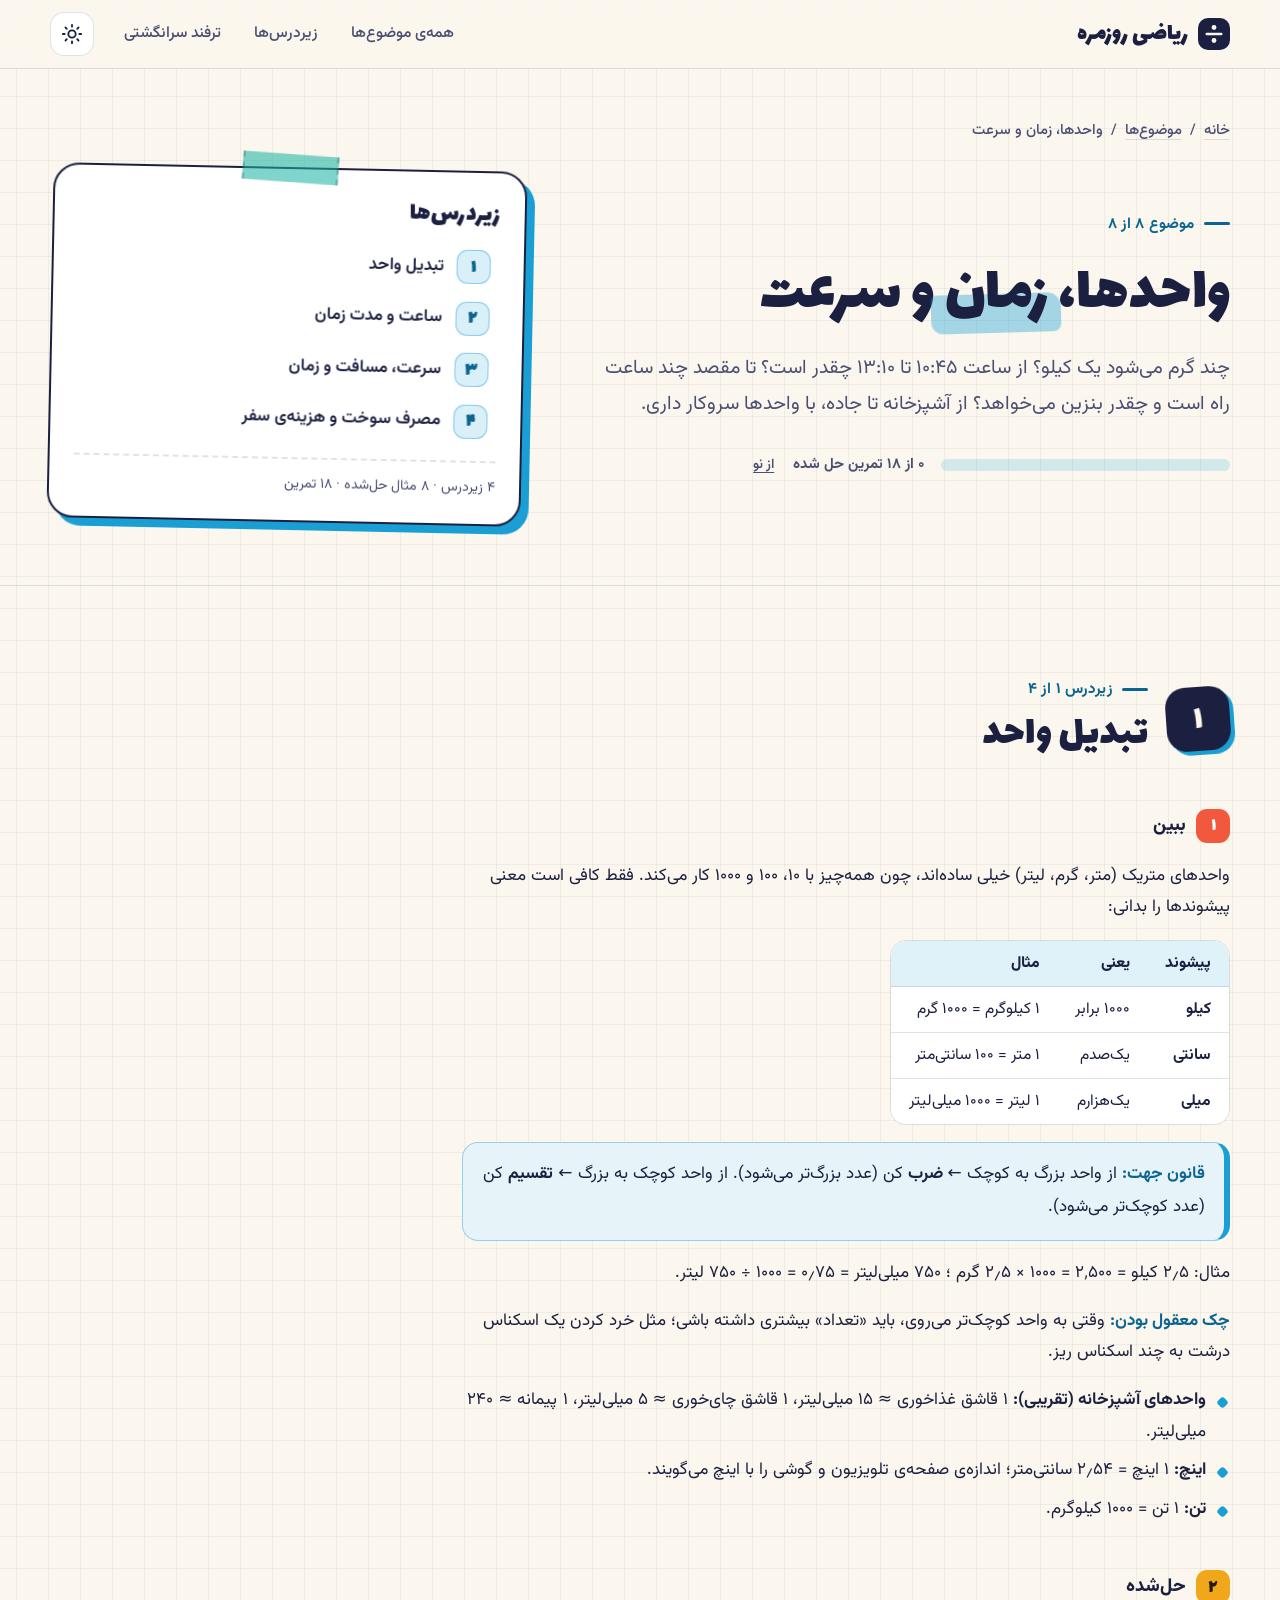
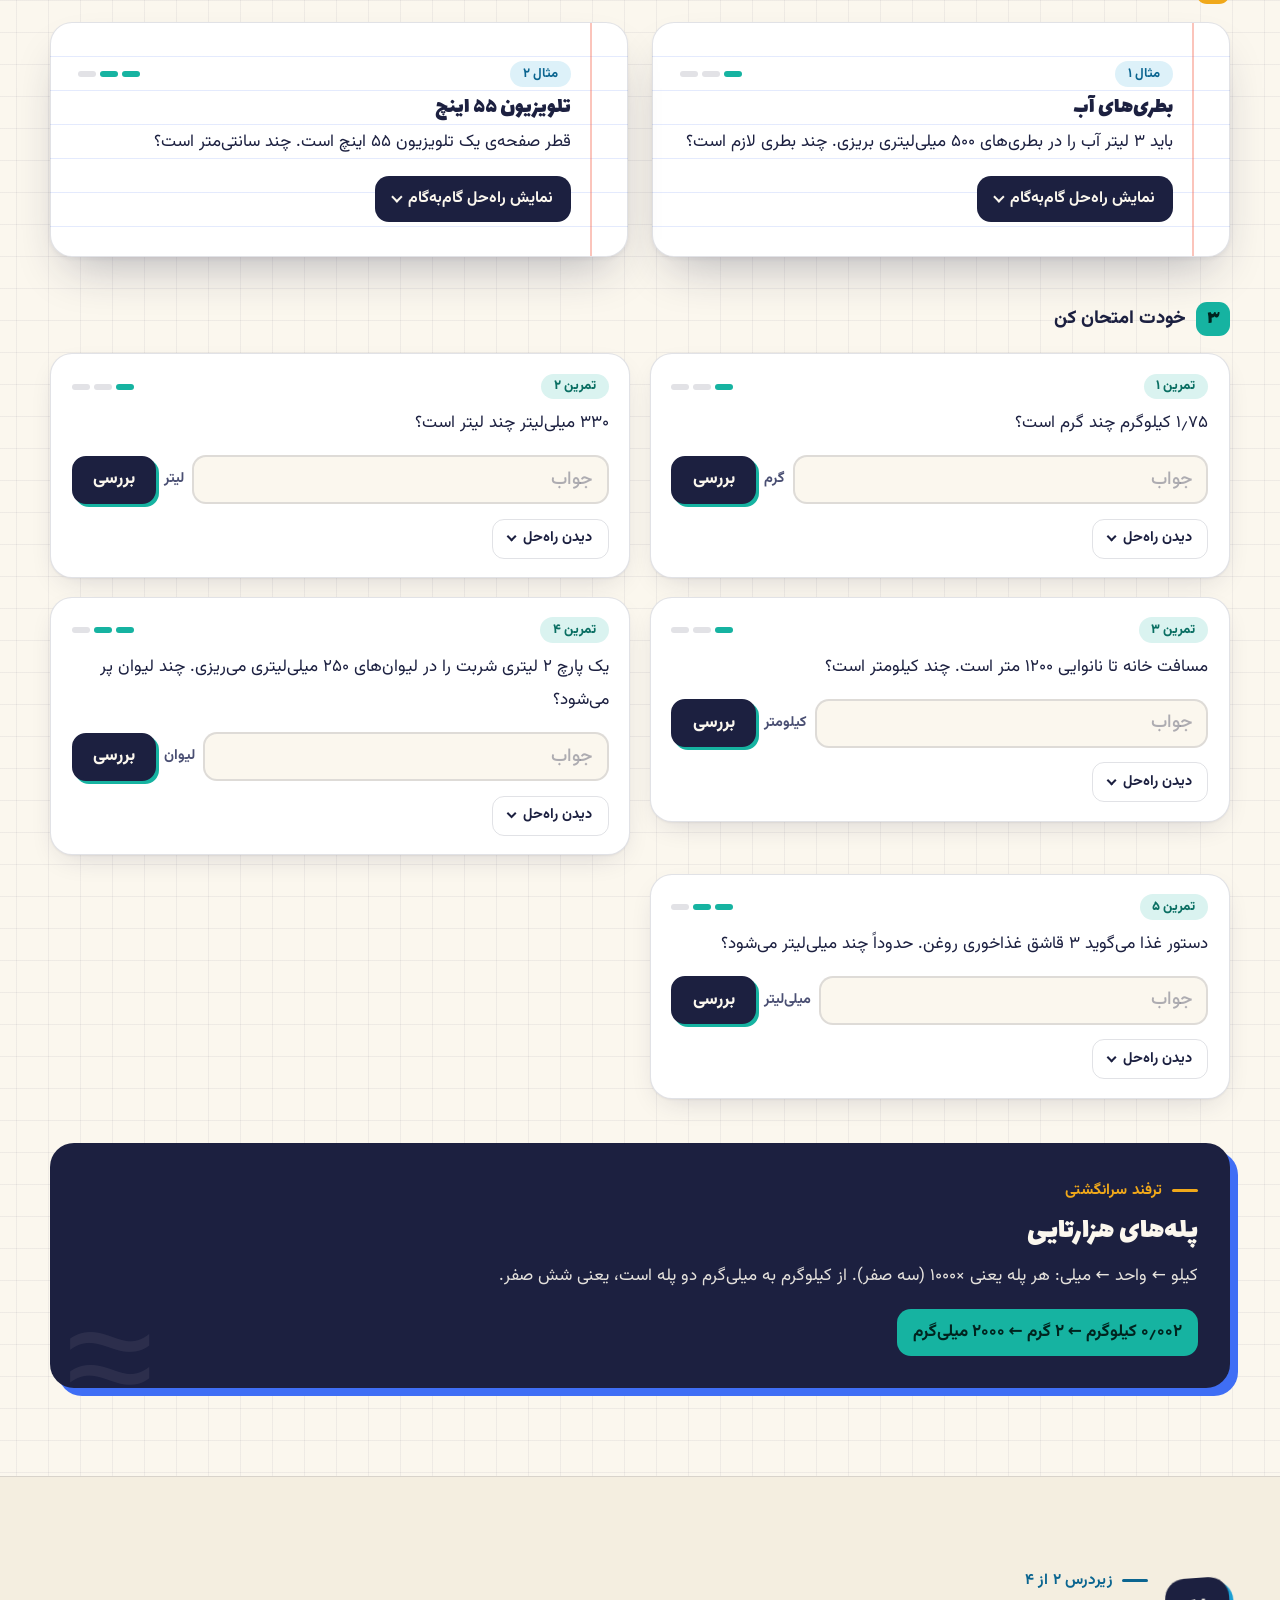
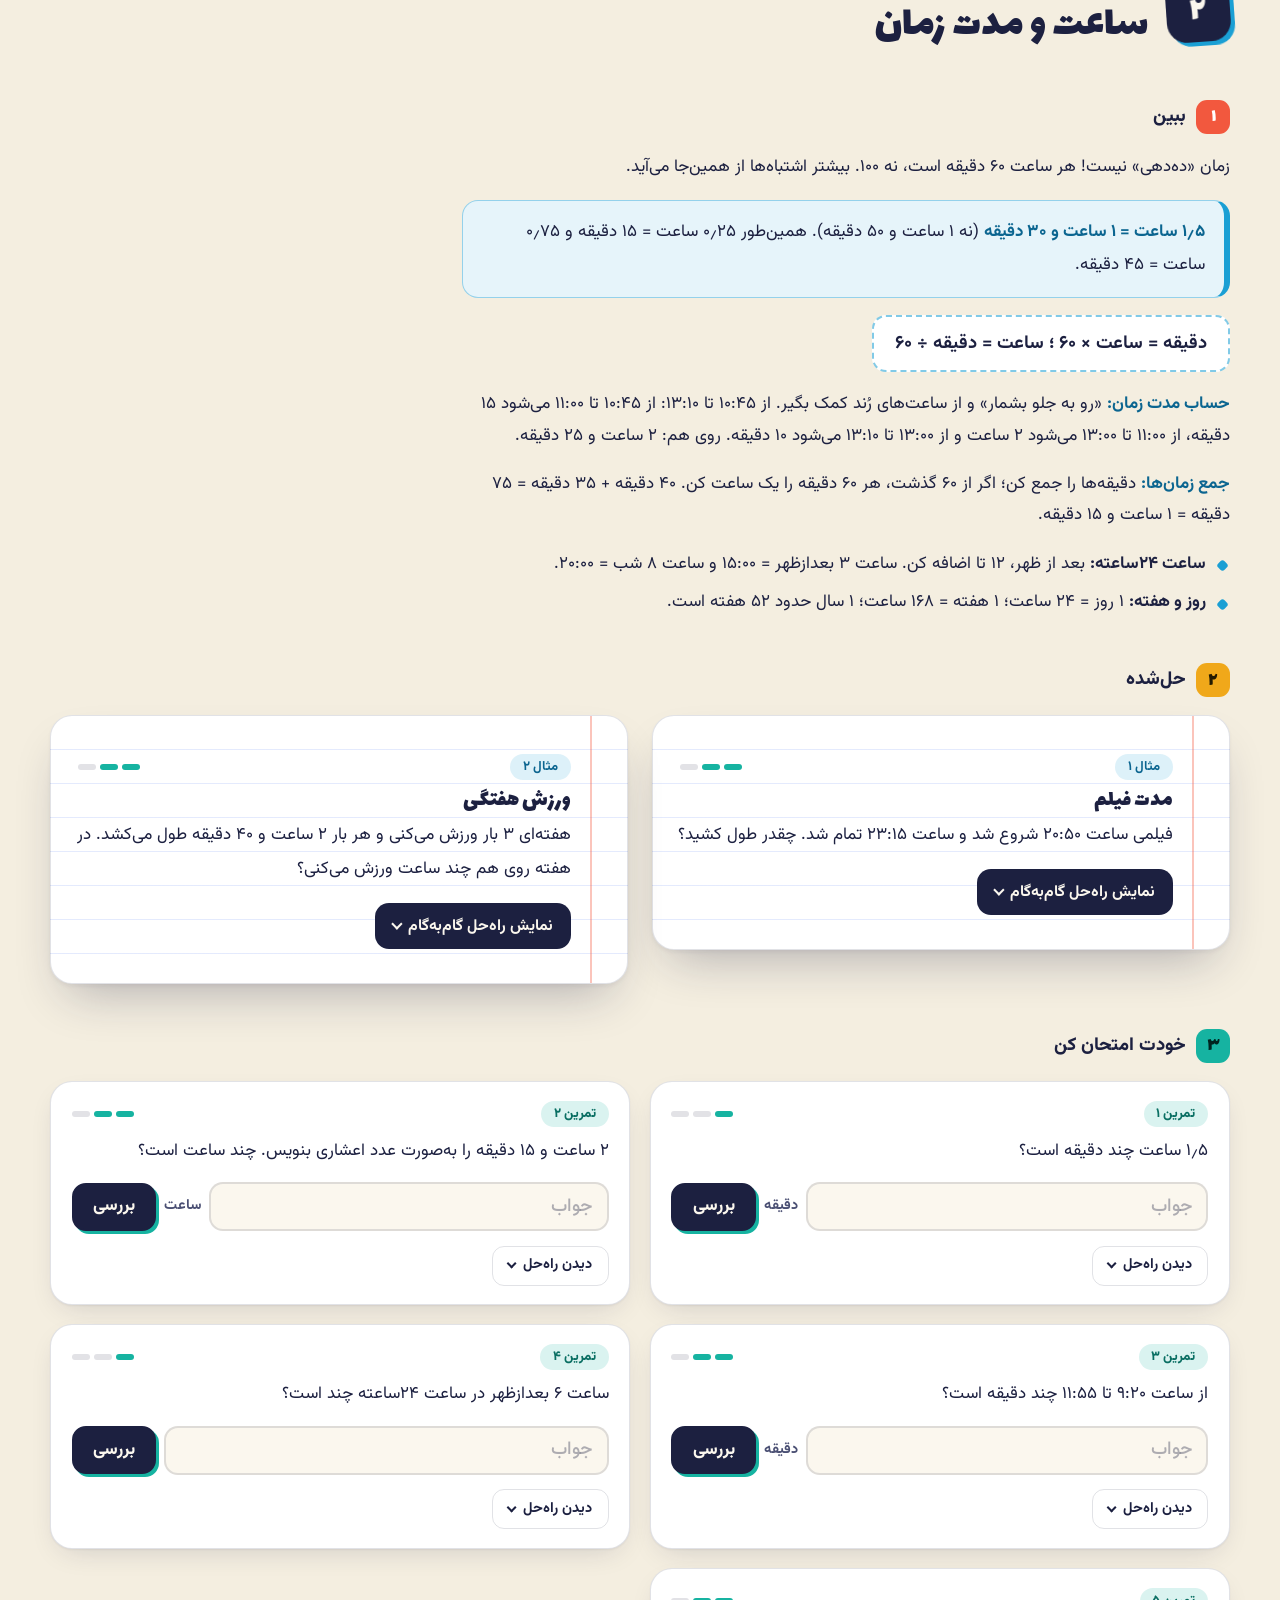
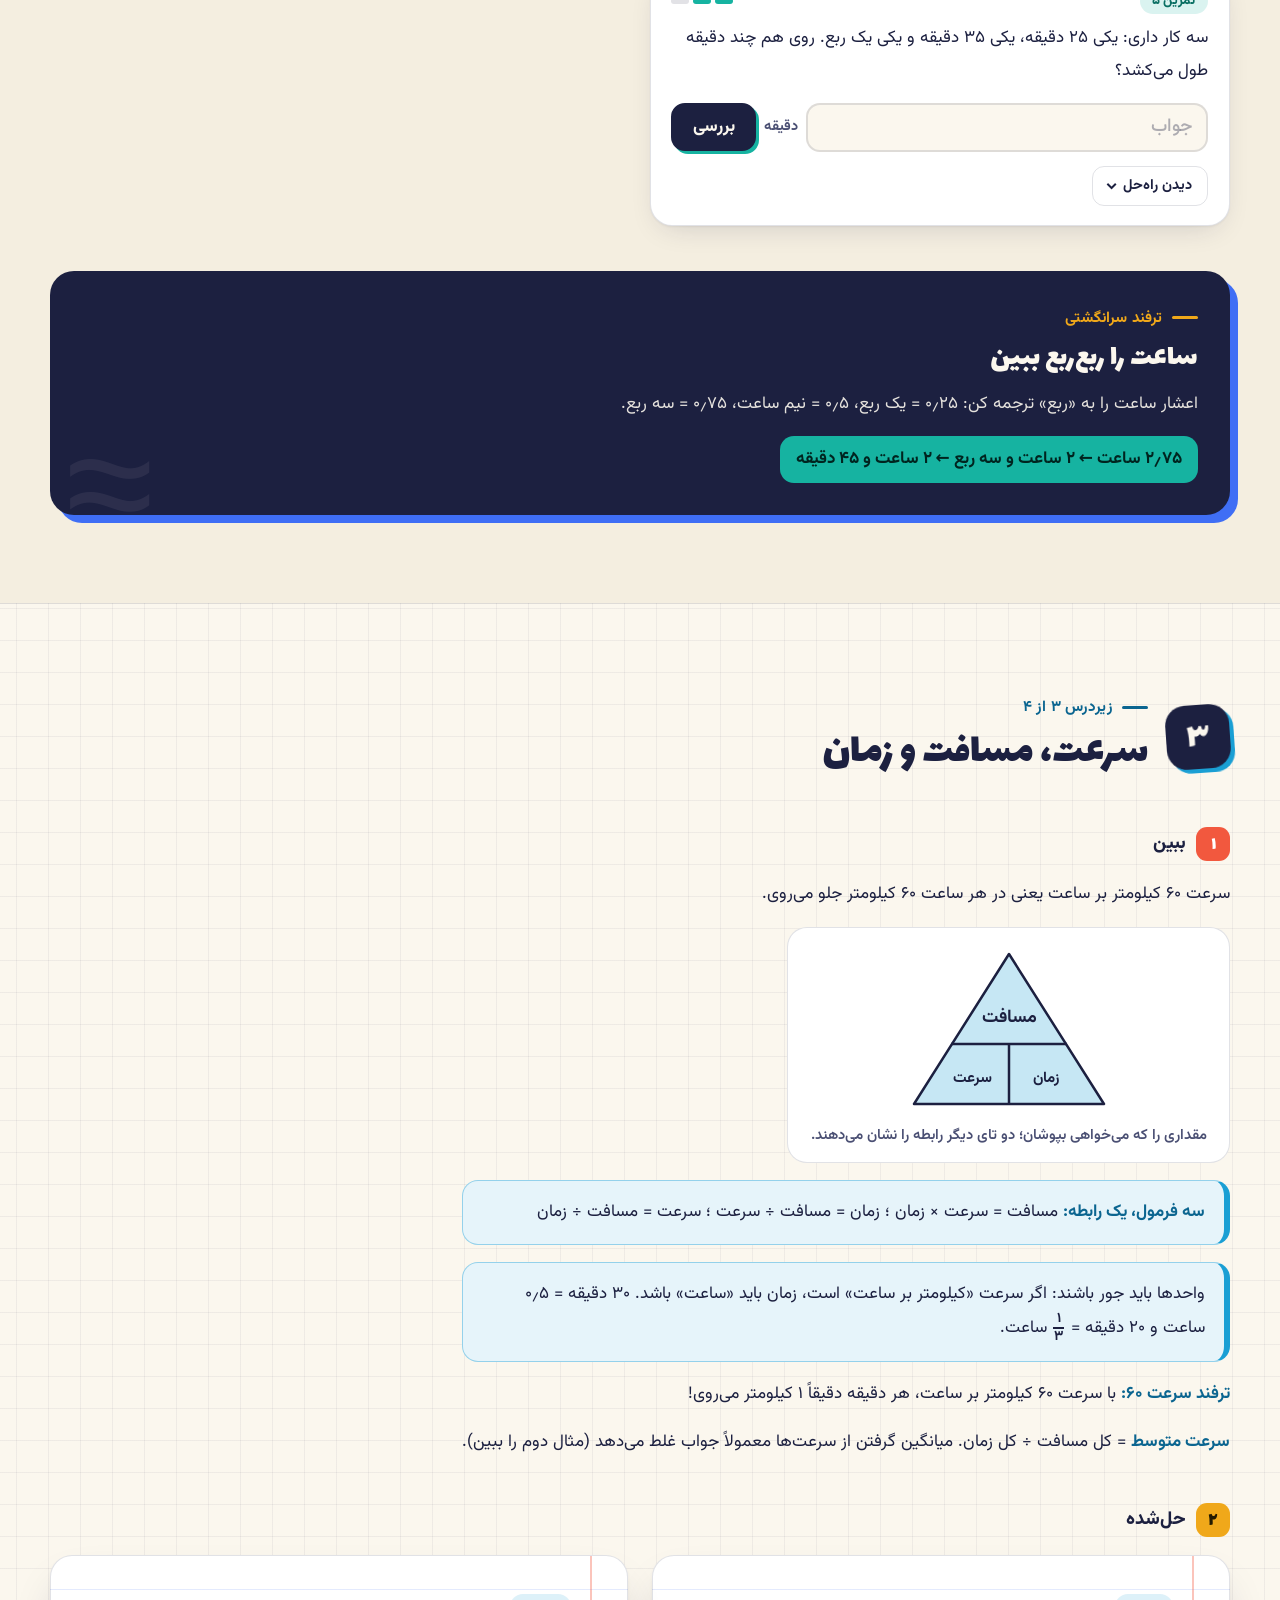
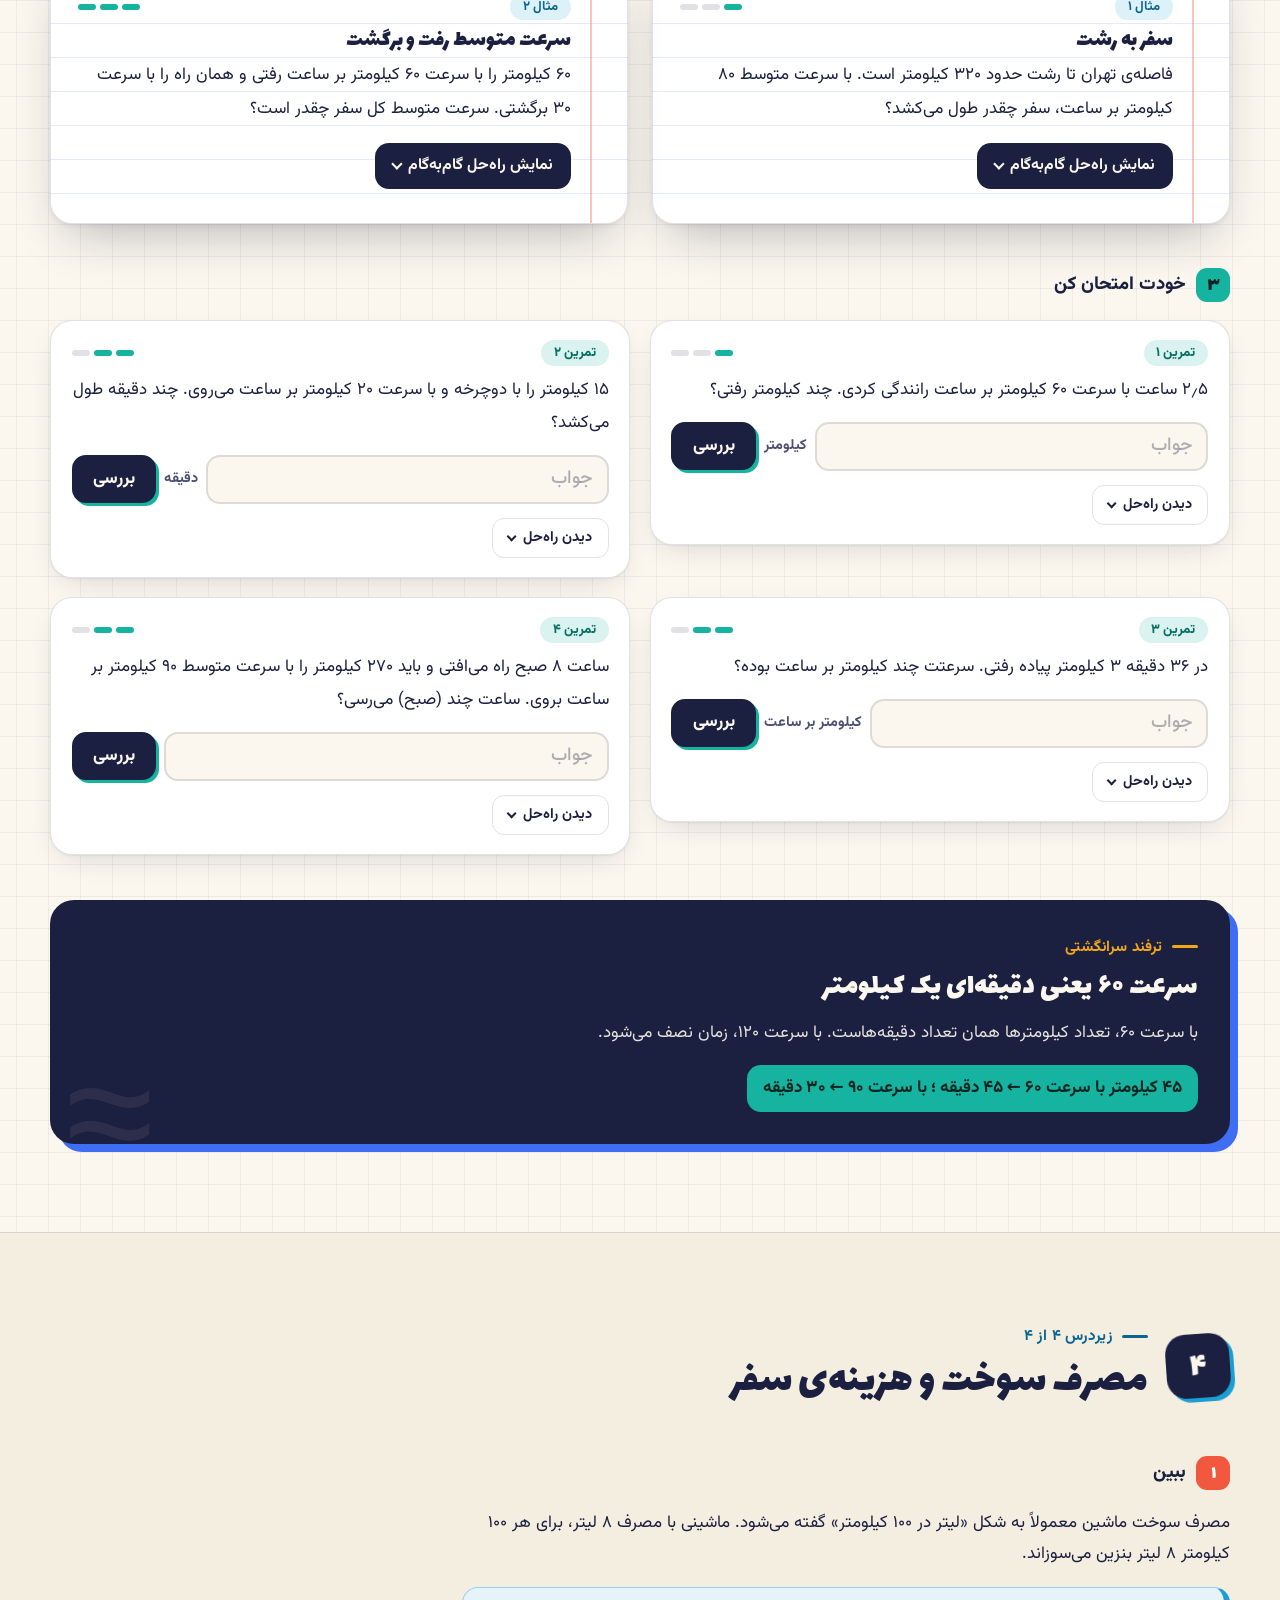
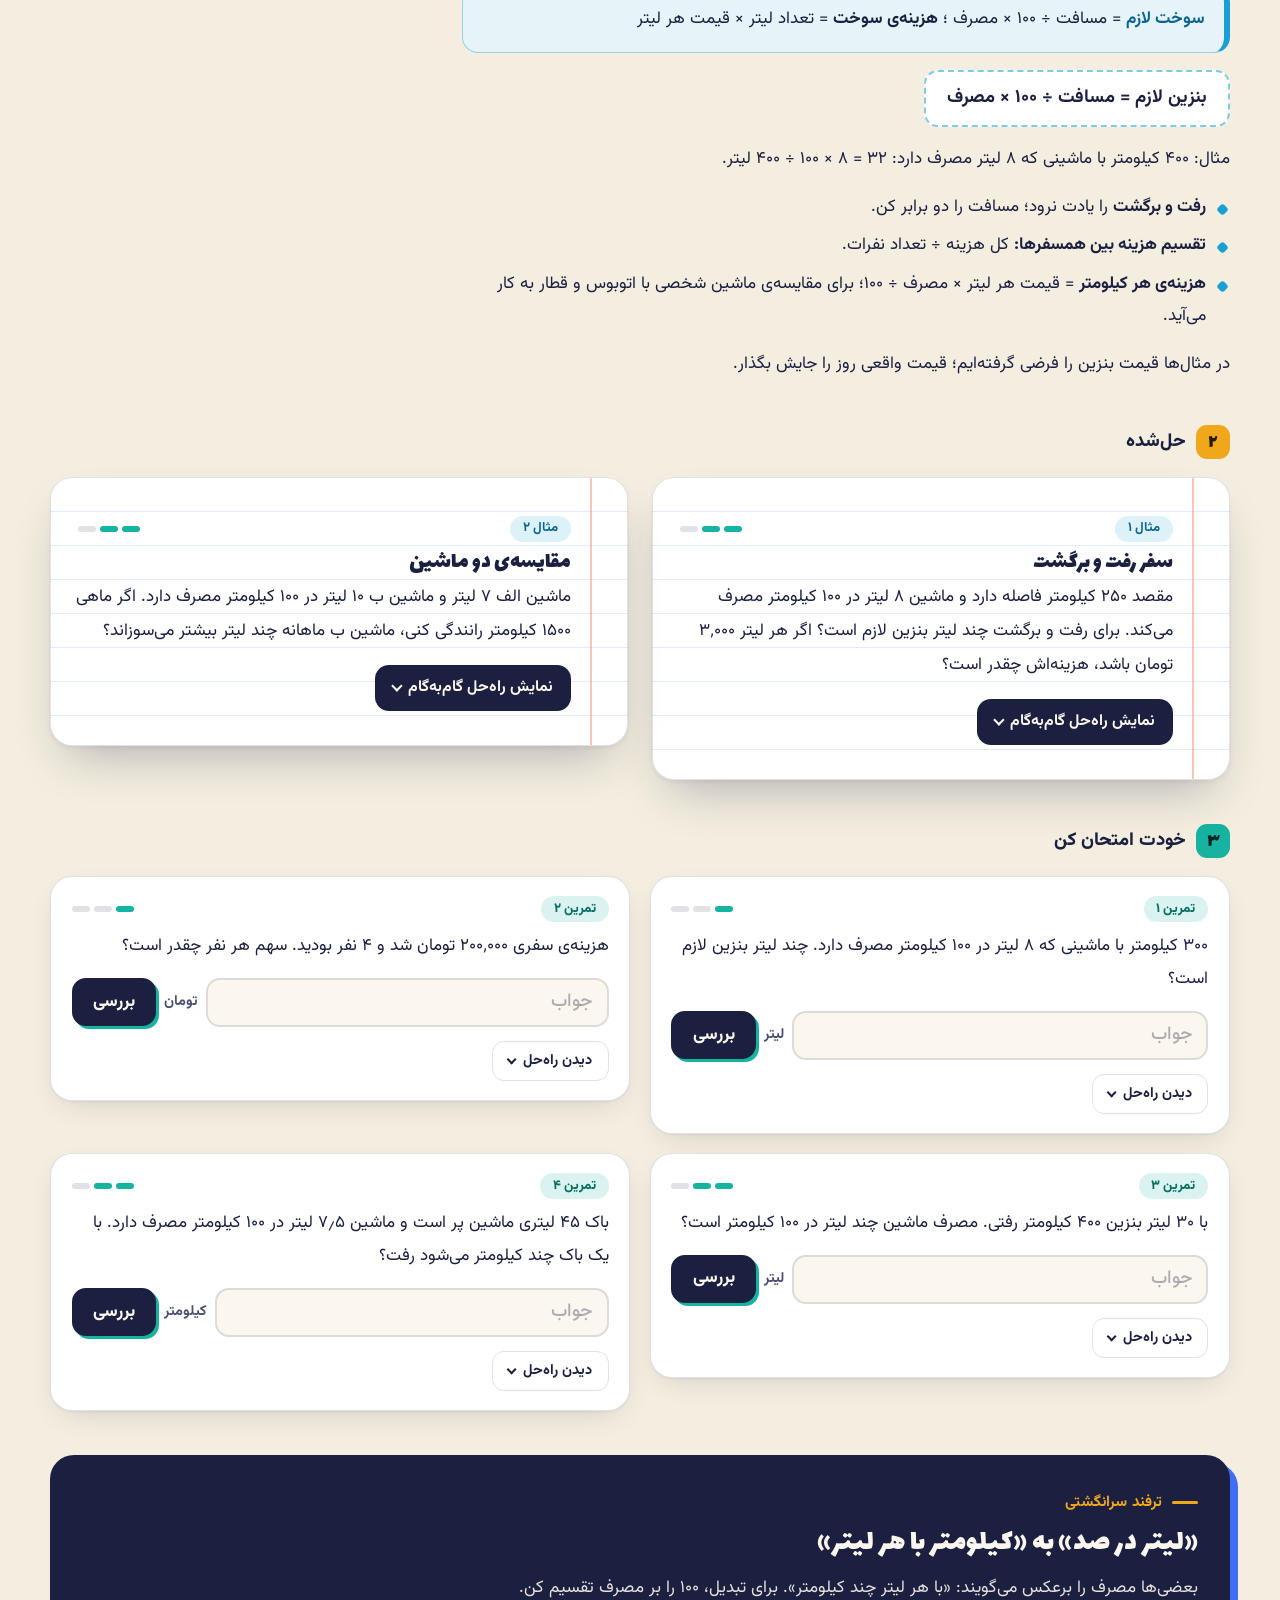
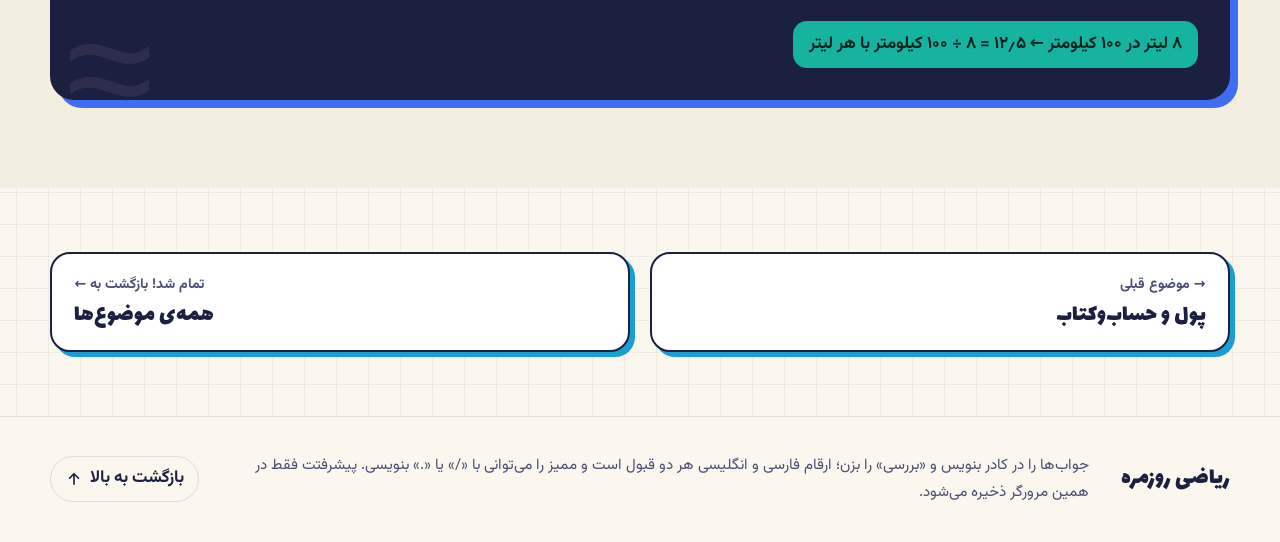
<file: riazi-rooz/lessons/units.html>
<!doctype html>
<html lang="fa" dir="rtl">
<head>
  <meta charset="utf-8">
  <meta name="viewport" content="width=device-width, initial-scale=1">
  <title>واحدها، زمان و سرعت | ریاضی روزمره</title>
  <meta name="description" content="آموزش ساده‌ی تبدیل واحدهای طول و وزن و حجم، حساب ساعت و مدت زمان، رابطه‌ی سرعت و مسافت و زمان، و مصرف سوخت و هزینه‌ی سفر.">
  <meta name="theme-color" content="#fbf7ee" media="(prefers-color-scheme: light)">
  <meta name="theme-color" content="#0f1226" media="(prefers-color-scheme: dark)">
  <link rel="icon" href="../favicon.svg" type="image/svg+xml">
  <script>
    /* تم را پیش از اولین رندر تنظیم می‌کند تا چشمک نزند */
    (function () {
      var root = document.documentElement, theme = null;
      root.classList.add('js');
      try { theme = localStorage.getItem('theme'); } catch (e) {}
      if (theme !== 'light' && theme !== 'dark') {
        theme = window.matchMedia && matchMedia('(prefers-color-scheme: dark)').matches ? 'dark' : 'light';
      }
      root.setAttribute('data-theme', theme);
    })();
  </script>
  <link rel="stylesheet" href="../css/style.css">
</head>
<body class="lesson-page" data-topic="units" style="--c:var(--c-unit);--c-ink:var(--c-unit-ink)">
  <a class="skip-link" href="#main">پرش به محتوا</a>

  <!-- ============ هدر ============ -->
  <header class="site-header" id="top">
    <div class="container header-inner">
      <a class="brand" href="../index.html" aria-label="ریاضی روزمره، صفحه اصلی">
        <span class="brand-mark" aria-hidden="true">
          <svg viewBox="0 0 32 32" width="32" height="32"><rect width="32" height="32" rx="10" fill="currentColor"/><circle cx="16" cy="9.5" r="2.4" fill="var(--bg)"/><circle cx="16" cy="22.5" r="2.4" fill="var(--bg)"/><rect x="7.5" y="14.7" width="17" height="2.6" rx="1.3" fill="var(--bg)"/></svg>
        </span>
        <span class="brand-name">ریاضی روزمره</span>
      </a>

      <nav class="main-nav" id="main-nav" aria-label="منوی اصلی">
        <a href="../index.html#topics">همه‌ی موضوع‌ها</a>
        <a href="#toc">زیردرس‌ها</a>
        <a href="../index.html#tricks">ترفند سرانگشتی</a>
      </nav>

      <div class="header-actions">
        <button class="icon-btn" id="theme-toggle" type="button" aria-label="تغییر حالت روشن/تیره" title="تغییر حالت روشن/تیره">
          <svg class="i-sun" viewBox="0 0 24 24" width="22" height="22" fill="none" stroke="currentColor" stroke-width="2" stroke-linecap="round" stroke-linejoin="round" aria-hidden="true"><circle cx="12" cy="12" r="4"/><path d="M12 2v2M12 20v2M4.9 4.9l1.4 1.4M17.7 17.7l1.4 1.4M2 12h2M20 12h2M4.9 19.1l1.4-1.4M17.7 6.3l1.4-1.4"/></svg>
          <svg class="i-moon" viewBox="0 0 24 24" width="22" height="22" fill="none" stroke="currentColor" stroke-width="2" stroke-linecap="round" stroke-linejoin="round" aria-hidden="true"><path d="M21 12.8A9 9 0 1 1 11.2 3a7 7 0 0 0 9.8 9.8z"/></svg>
        </button>
        <button class="icon-btn menu-btn" id="menu-btn" type="button" aria-label="باز و بسته کردن منو" aria-expanded="false" aria-controls="main-nav">
          <svg viewBox="0 0 24 24" width="22" height="22" fill="none" stroke="currentColor" stroke-width="2" stroke-linecap="round" aria-hidden="true"><path class="bar b1" d="M4 7h16"/><path class="bar b2" d="M4 12h16"/><path class="bar b3" d="M4 17h16"/></svg>
        </button>
      </div>
    </div>
  </header>

  <main id="main">
<section class="lesson-hero" aria-labelledby="page-title">
<div class="container">
<nav class="crumbs" aria-label="مسیر"><a href="../index.html">خانه</a><span aria-hidden="true">/</span><a href="../index.html#topics">موضوع‌ها</a><span aria-hidden="true">/</span><span aria-current="page">واحدها، زمان و سرعت</span></nav>
<div class="lh-grid">
<div class="lh-copy">
<p class="kicker">موضوع ۸ از ۸</p>
<h1 id="page-title">واحدها، <span class="mark">زمان</span> و سرعت</h1>
<p class="lead">چند گرم می‌شود یک کیلو؟ از ساعت ۱۰:۴۵ تا ۱۳:۱۰ چقدر است؟ تا مقصد چند ساعت راه است و چقدر بنزین می‌خواهد؟ از آشپزخانه تا جاده، با واحدها سروکار داری.</p>
<div class="progress">
<span class="progress-track" aria-hidden="true"><span class="progress-fill" id="progress-fill"></span></span>
<span class="progress-text" id="progress-text">۰ از ۱۸ تمرین حل شده</span>
<button type="button" class="link-btn" id="progress-reset">از نو</button>
</div>
</div>
<nav class="toc card-sticker" id="toc" aria-labelledby="toc-title">
<span class="tape" aria-hidden="true"></span>
<h2 id="toc-title">زیردرس‌ها</h2>
<ol class="toc-list"><li><a href="#u1">تبدیل واحد</a></li><li><a href="#u2">ساعت و مدت زمان</a></li><li><a href="#u3">سرعت، مسافت و زمان</a></li><li><a href="#u4">مصرف سوخت و هزینه‌ی سفر</a></li></ol>
<p class="toc-meta">۴ زیردرس · ۸ مثال حل‌شده · ۱۸ تمرین</p>
</nav>
</div>
</div>
</section>

<section class="lesson" id="u1" aria-labelledby="u1-t">
<div class="container">
<header class="lesson-head"><span class="lesson-n" aria-hidden="true">۱</span><div><p class="kicker">زیردرس ۱ از ۴</p><h2 id="u1-t">تبدیل واحد</h2></div></header>
<div class="part part-see"><h3 class="part-label"><span class="pn" aria-hidden="true">۱</span>ببین</h3><div class="prose">
<p>واحدهای متریک (متر، گرم، لیتر) خیلی ساده‌اند، چون همه‌چیز با ۱۰، ۱۰۰ و ۱۰۰۰ کار می‌کند. فقط کافی است معنی پیشوندها را بدانی:</p>
<div class="table-wrap"><table class="data-table"><thead><tr><th>پیشوند</th><th>یعنی</th><th>مثال</th></tr></thead><tbody><tr><td>کیلو</td><td>۱۰۰۰ برابر</td><td>۱ کیلوگرم = ۱۰۰۰ گرم</td></tr><tr><td>سانتی</td><td>یک‌صدم</td><td>۱ متر = ۱۰۰ سانتی‌متر</td></tr><tr><td>میلی</td><td>یک‌هزارم</td><td>۱ لیتر = ۱۰۰۰ میلی‌لیتر</td></tr></tbody></table></div>
<div class="key"><b>قانون جهت:</b> از واحد بزرگ به کوچک ← <b>ضرب</b> کن (عدد بزرگ‌تر می‌شود). از واحد کوچک به بزرگ ← <b>تقسیم</b> کن (عدد کوچک‌تر می‌شود).</div>
<p>مثال: ۲٫۵ کیلو = <span class="eq">۲٫۵ × ۱۰۰۰ = ۲٬۵۰۰</span> گرم ؛ ۷۵۰ میلی‌لیتر = <span class="eq">۷۵۰ ÷ ۱۰۰۰ = ۰٫۷۵</span> لیتر.</p>
<p><strong>چک معقول بودن:</strong> وقتی به واحد کوچک‌تر می‌روی، باید «تعداد» بیشتری داشته باشی؛ مثل خرد کردن یک اسکناس درشت به چند اسکناس ریز.</p>
<ul class="dots"><li><b>واحدهای آشپزخانه (تقریبی):</b> ۱ قاشق غذاخوری ≈ ۱۵ میلی‌لیتر، ۱ قاشق چای‌خوری ≈ ۵ میلی‌لیتر، ۱ پیمانه ≈ ۲۴۰ میلی‌لیتر.</li><li><b>اینچ:</b> ۱ اینچ = ۲٫۵۴ سانتی‌متر؛ اندازه‌ی صفحه‌ی تلویزیون و گوشی را با اینچ می‌گویند.</li><li><b>تن:</b> ۱ تن = ۱۰۰۰ کیلوگرم.</li></ul>
</div></div>
<div class="part part-solved"><h3 class="part-label"><span class="pn" aria-hidden="true">۲</span>حل‌شده</h3><div class="examples">
<article class="question card-paper"><div class="q-top"><span class="q-tag">مثال ۱</span><span class="q-level" aria-label="سطح: آسان"><i class="on"></i><i></i><i></i></span></div><h4>بطری‌های آب</h4><p>باید ۳ لیتر آب را در بطری‌های ۵۰۰ میلی‌لیتری بریزی. چند بطری لازم است؟</p><details class="solution"><summary><span class="when-closed">نمایش راه‌حل گام‌به‌گام</span><span class="when-open">بستن راه‌حل</span></summary><ol class="solution-steps"><li>۳ لیتر = <span class="eq">۳ × ۱۰۰۰ = ۳٬۰۰۰</span> میلی‌لیتر</li><li><span class="eq">۳٬۰۰۰ ÷ ۵۰۰ = <b>۶</b></span> بطری.</li></ol></details></article>
<article class="question card-paper"><div class="q-top"><span class="q-tag">مثال ۲</span><span class="q-level" aria-label="سطح: متوسط"><i class="on"></i><i class="on"></i><i></i></span></div><h4>تلویزیون ۵۵ اینچ</h4><p>قطر صفحه‌ی یک تلویزیون ۵۵ اینچ است. چند سانتی‌متر است؟</p><details class="solution"><summary><span class="when-closed">نمایش راه‌حل گام‌به‌گام</span><span class="when-open">بستن راه‌حل</span></summary><ol class="solution-steps"><li><span class="eq">۵۵ × ۲٫۵۴ = ۱۳۹٫۷</span></li><li>حدود <b>۱۴۰ سانتی‌متر</b>.</li></ol><p class="check">تخمین: <span class="eq">۵۵ × ۲٫۵ = ۱۳۷٫۵</span>؛ جواب باید کمی بیشتر باشد ✓</p></details></article>
</div></div>
<div class="part part-try"><h3 class="part-label"><span class="pn" aria-hidden="true">۳</span>خودت امتحان کن</h3><div class="exercises">
<div class="exercise" id="u1-q1" data-answer="1750" data-unit="گرم"><div class="ex-top"><span class="ex-n">تمرین ۱</span><span class="q-level" aria-label="سطح: آسان"><i class="on"></i><i></i><i></i></span></div><div class="ex-q"><p>۱٫۷۵ کیلوگرم چند گرم است؟</p></div><details class="solution"><summary><span class="when-closed">دیدن راه‌حل</span><span class="when-open">بستن راه‌حل</span></summary><ol class="solution-steps"><li><span class="eq">۱٫۷۵ × ۱۰۰۰ = <b>۱٬۷۵۰</b></span> گرم.</li></ol></details></div>
<div class="exercise" id="u1-q2" data-answer="0.33" data-unit="لیتر"><div class="ex-top"><span class="ex-n">تمرین ۲</span><span class="q-level" aria-label="سطح: آسان"><i class="on"></i><i></i><i></i></span></div><div class="ex-q"><p>۳۳۰ میلی‌لیتر چند لیتر است؟</p></div><details class="solution"><summary><span class="when-closed">دیدن راه‌حل</span><span class="when-open">بستن راه‌حل</span></summary><ol class="solution-steps"><li><span class="eq">۳۳۰ ÷ ۱۰۰۰ = <b>۰٫۳۳</b></span> لیتر.</li></ol></details></div>
<div class="exercise" id="u1-q3" data-answer="1.2" data-unit="کیلومتر"><div class="ex-top"><span class="ex-n">تمرین ۳</span><span class="q-level" aria-label="سطح: آسان"><i class="on"></i><i></i><i></i></span></div><div class="ex-q"><p>مسافت خانه تا نانوایی ۱۲۰۰ متر است. چند کیلومتر است؟</p></div><details class="solution"><summary><span class="when-closed">دیدن راه‌حل</span><span class="when-open">بستن راه‌حل</span></summary><ol class="solution-steps"><li><span class="eq">۱٬۲۰۰ ÷ ۱۰۰۰ = <b>۱٫۲</b></span> کیلومتر.</li></ol></details></div>
<div class="exercise" id="u1-q4" data-answer="8" data-unit="لیوان" data-hint="اول ۲ لیتر را به میلی‌لیتر تبدیل کن."><div class="ex-top"><span class="ex-n">تمرین ۴</span><span class="q-level" aria-label="سطح: متوسط"><i class="on"></i><i class="on"></i><i></i></span></div><div class="ex-q"><p>یک پارچ ۲ لیتری شربت را در لیوان‌های ۲۵۰ میلی‌لیتری می‌ریزی. چند لیوان پر می‌شود؟</p></div><details class="solution"><summary><span class="when-closed">دیدن راه‌حل</span><span class="when-open">بستن راه‌حل</span></summary><ol class="solution-steps"><li>۲ لیتر = ۲۰۰۰ میلی‌لیتر</li><li><span class="eq">۲٬۰۰۰ ÷ ۲۵۰ = <b>۸</b></span> لیوان.</li></ol></details></div>
<div class="exercise" id="u1-q5" data-answer="45" data-unit="میلی‌لیتر"><div class="ex-top"><span class="ex-n">تمرین ۵</span><span class="q-level" aria-label="سطح: متوسط"><i class="on"></i><i class="on"></i><i></i></span></div><div class="ex-q"><p>دستور غذا می‌گوید ۳ قاشق غذاخوری روغن. حدوداً چند میلی‌لیتر می‌شود؟</p></div><details class="solution"><summary><span class="when-closed">دیدن راه‌حل</span><span class="when-open">بستن راه‌حل</span></summary><ol class="solution-steps"><li>هر قاشق غذاخوری حدود ۱۵ میلی‌لیتر است.</li><li><span class="eq">۳ × ۱۵ = <b>۴۵</b></span> میلی‌لیتر.</li></ol></details></div>
</div></div>
<aside class="tip" aria-label="ترفند سرانگشتی"><p class="kicker">ترفند سرانگشتی</p><h3>پله‌های هزارتایی</h3>
<p>کیلو ← واحد ← میلی: هر پله یعنی ×۱۰۰۰ (سه صفر). از کیلوگرم به میلی‌گرم دو پله است، یعنی شش صفر.</p>
<p class="trick-example">۰٫۰۰۲ کیلوگرم ← ۲ گرم ← <b>۲۰۰۰ میلی‌گرم</b></p>
</aside>
</div>
</section>
<section class="lesson" id="u2" aria-labelledby="u2-t">
<div class="container">
<header class="lesson-head"><span class="lesson-n" aria-hidden="true">۲</span><div><p class="kicker">زیردرس ۲ از ۴</p><h2 id="u2-t">ساعت و مدت زمان</h2></div></header>
<div class="part part-see"><h3 class="part-label"><span class="pn" aria-hidden="true">۱</span>ببین</h3><div class="prose">
<p>زمان «ده‌دهی» نیست! هر ساعت ۶۰ دقیقه است، نه ۱۰۰. بیشتر اشتباه‌ها از همین‌جا می‌آید.</p>
<div class="key"><b>۱٫۵ ساعت = ۱ ساعت و ۳۰ دقیقه</b> (نه ۱ ساعت و ۵۰ دقیقه). همین‌طور ۰٫۲۵ ساعت = ۱۵ دقیقه و ۰٫۷۵ ساعت = ۴۵ دقیقه.</div>
<p class="formula"><span class="eq eq-fa">دقیقه = ساعت × ۶۰ ؛ ساعت = دقیقه ÷ ۶۰</span></p>
<p><strong>حساب مدت زمان:</strong> «رو به جلو بشمار» و از ساعت‌های رُند کمک بگیر. از ۱۰:۴۵ تا ۱۳:۱۰: از ۱۰:۴۵ تا ۱۱:۰۰ می‌شود ۱۵ دقیقه، از ۱۱:۰۰ تا ۱۳:۰۰ می‌شود ۲ ساعت و از ۱۳:۰۰ تا ۱۳:۱۰ می‌شود ۱۰ دقیقه. روی هم: ۲ ساعت و ۲۵ دقیقه.</p>
<p><strong>جمع زمان‌ها:</strong> دقیقه‌ها را جمع کن؛ اگر از ۶۰ گذشت، هر ۶۰ دقیقه را یک ساعت کن. ۴۰ دقیقه + ۳۵ دقیقه = ۷۵ دقیقه = ۱ ساعت و ۱۵ دقیقه.</p>
<ul class="dots"><li><b>ساعت ۲۴ساعته:</b> بعد از ظهر، ۱۲ تا اضافه کن. ساعت ۳ بعدازظهر = ۱۵:۰۰ و ساعت ۸ شب = ۲۰:۰۰.</li><li><b>روز و هفته:</b> ۱ روز = ۲۴ ساعت؛ ۱ هفته = ۱۶۸ ساعت؛ ۱ سال حدود ۵۲ هفته است.</li></ul>
</div></div>
<div class="part part-solved"><h3 class="part-label"><span class="pn" aria-hidden="true">۲</span>حل‌شده</h3><div class="examples">
<article class="question card-paper"><div class="q-top"><span class="q-tag">مثال ۱</span><span class="q-level" aria-label="سطح: متوسط"><i class="on"></i><i class="on"></i><i></i></span></div><h4>مدت فیلم</h4><p>فیلمی ساعت ۲۰:۵۰ شروع شد و ساعت ۲۳:۱۵ تمام شد. چقدر طول کشید؟</p><details class="solution"><summary><span class="when-closed">نمایش راه‌حل گام‌به‌گام</span><span class="when-open">بستن راه‌حل</span></summary><ol class="solution-steps"><li>از ۲۰:۵۰ تا ۲۱:۰۰ ← ۱۰ دقیقه</li><li>از ۲۱:۰۰ تا ۲۳:۰۰ ← ۲ ساعت</li><li>از ۲۳:۰۰ تا ۲۳:۱۵ ← ۱۵ دقیقه</li><li>روی هم: <b>۲ ساعت و ۲۵ دقیقه</b> (یعنی ۱۴۵ دقیقه).</li></ol></details></article>
<article class="question card-paper"><div class="q-top"><span class="q-tag">مثال ۲</span><span class="q-level" aria-label="سطح: متوسط"><i class="on"></i><i class="on"></i><i></i></span></div><h4>ورزش هفتگی</h4><p>هفته‌ای ۳ بار ورزش می‌کنی و هر بار ۲ ساعت و ۴۰ دقیقه طول می‌کشد. در هفته روی هم چند ساعت ورزش می‌کنی؟</p><details class="solution"><summary><span class="when-closed">نمایش راه‌حل گام‌به‌گام</span><span class="when-open">بستن راه‌حل</span></summary><ol class="solution-steps"><li>هر بار: <span class="eq">۲ × ۶۰ + ۴۰ = ۱۶۰</span> دقیقه</li><li>سه بار: <span class="eq">۳ × ۱۶۰ = ۴۸۰</span> دقیقه</li><li>به ساعت: <span class="eq">۴۸۰ ÷ ۶۰ = <b>۸</b></span> ساعت.</li></ol></details></article>
</div></div>
<div class="part part-try"><h3 class="part-label"><span class="pn" aria-hidden="true">۳</span>خودت امتحان کن</h3><div class="exercises">
<div class="exercise" id="u2-q1" data-answer="90" data-unit="دقیقه"><div class="ex-top"><span class="ex-n">تمرین ۱</span><span class="q-level" aria-label="سطح: آسان"><i class="on"></i><i></i><i></i></span></div><div class="ex-q"><p>۱٫۵ ساعت چند دقیقه است؟</p></div><details class="solution"><summary><span class="when-closed">دیدن راه‌حل</span><span class="when-open">بستن راه‌حل</span></summary><ol class="solution-steps"><li><span class="eq">۱٫۵ × ۶۰ = <b>۹۰</b></span> دقیقه.</li></ol></details></div>
<div class="exercise" id="u2-q2" data-answer="2.25" data-unit="ساعت" data-hint="۱۵ دقیقه چه کسری از ساعت است؟"><div class="ex-top"><span class="ex-n">تمرین ۲</span><span class="q-level" aria-label="سطح: متوسط"><i class="on"></i><i class="on"></i><i></i></span></div><div class="ex-q"><p>۲ ساعت و ۱۵ دقیقه را به‌صورت عدد اعشاری بنویس. چند ساعت است؟</p></div><details class="solution"><summary><span class="when-closed">دیدن راه‌حل</span><span class="when-open">بستن راه‌حل</span></summary><ol class="solution-steps"><li>۱۵ دقیقه = <span class="frac"><span>۱۵</span><span>۶۰</span></span> = <span class="frac"><span>۱</span><span>۴</span></span> ساعت = ۰٫۲۵ ساعت</li><li><span class="eq">۲ + ۰٫۲۵ = <b>۲٫۲۵</b></span> ساعت.</li></ol></details></div>
<div class="exercise" id="u2-q3" data-answer="155" data-unit="دقیقه"><div class="ex-top"><span class="ex-n">تمرین ۳</span><span class="q-level" aria-label="سطح: متوسط"><i class="on"></i><i class="on"></i><i></i></span></div><div class="ex-q"><p>از ساعت ۹:۲۰ تا ۱۱:۵۵ چند دقیقه است؟</p></div><details class="solution"><summary><span class="when-closed">دیدن راه‌حل</span><span class="when-open">بستن راه‌حل</span></summary><ol class="solution-steps"><li>از ۹:۲۰ تا ۱۱:۲۰ ← ۲ ساعت = ۱۲۰ دقیقه</li><li>از ۱۱:۲۰ تا ۱۱:۵۵ ← ۳۵ دقیقه</li><li><span class="eq">۱۲۰ + ۳۵ = <b>۱۵۵</b></span> دقیقه.</li></ol></details></div>
<div class="exercise" id="u2-q4" data-answer="18"><div class="ex-top"><span class="ex-n">تمرین ۴</span><span class="q-level" aria-label="سطح: آسان"><i class="on"></i><i></i><i></i></span></div><div class="ex-q"><p>ساعت ۶ بعدازظهر در ساعت ۲۴ساعته چند است؟</p></div><details class="solution"><summary><span class="when-closed">دیدن راه‌حل</span><span class="when-open">بستن راه‌حل</span></summary><ol class="solution-steps"><li><span class="eq">۶ + ۱۲ = <b>۱۸</b></span> ← یعنی ۱۸:۰۰.</li></ol></details></div>
<div class="exercise" id="u2-q5" data-answer="75" data-unit="دقیقه"><div class="ex-top"><span class="ex-n">تمرین ۵</span><span class="q-level" aria-label="سطح: متوسط"><i class="on"></i><i class="on"></i><i></i></span></div><div class="ex-q"><p>سه کار داری: یکی ۲۵ دقیقه، یکی ۳۵ دقیقه و یکی یک ربع. روی هم چند دقیقه طول می‌کشد؟</p></div><details class="solution"><summary><span class="when-closed">دیدن راه‌حل</span><span class="when-open">بستن راه‌حل</span></summary><ol class="solution-steps"><li>یک ربع = ۱۵ دقیقه</li><li><span class="eq">۲۵ + ۳۵ + ۱۵ = <b>۷۵</b></span> دقیقه (یعنی ۱ ساعت و ۱۵ دقیقه).</li></ol></details></div>
</div></div>
<aside class="tip" aria-label="ترفند سرانگشتی"><p class="kicker">ترفند سرانگشتی</p><h3>ساعت را ربع‌ربع ببین</h3>
<p>اعشار ساعت را به «ربع» ترجمه کن: ۰٫۲۵ = یک ربع، ۰٫۵ = نیم ساعت، ۰٫۷۵ = سه ربع.</p>
<p class="trick-example">۲٫۷۵ ساعت ← ۲ ساعت و سه ربع ← <b>۲ ساعت و ۴۵ دقیقه</b></p>
</aside>
</div>
</section>
<section class="lesson" id="u3" aria-labelledby="u3-t">
<div class="container">
<header class="lesson-head"><span class="lesson-n" aria-hidden="true">۳</span><div><p class="kicker">زیردرس ۳ از ۴</p><h2 id="u3-t">سرعت، مسافت و زمان</h2></div></header>
<div class="part part-see"><h3 class="part-label"><span class="pn" aria-hidden="true">۱</span>ببین</h3><div class="prose">
<p>سرعت ۶۰ کیلومتر بر ساعت یعنی در هر ساعت ۶۰ کیلومتر جلو می‌روی.</p>
<figure class="figure"><svg viewBox="0 0 220 170" width="220" height="170" role="img" aria-label="مثلث مسافت، سرعت و زمان: مسافت بالا، سرعت و زمان پایین"><polygon points="110,10 205,160 15,160" class="fill-c stroke"/><line x1="52" y1="100" x2="168" y2="100" class="stroke"/><line x1="110" y1="100" x2="110" y2="160" class="stroke"/><text x="110" y="78" text-anchor="middle" font-size="18">مسافت</text><text x="73" y="138" text-anchor="middle" font-size="15">سرعت</text><text x="147" y="138" text-anchor="middle" font-size="15">زمان</text></svg><figcaption>مقداری را که می‌خواهی بپوشان؛ دو تای دیگر رابطه را نشان می‌دهند.</figcaption></figure>
<div class="key"><b>سه فرمول، یک رابطه:</b> مسافت = سرعت × زمان ؛ زمان = مسافت ÷ سرعت ؛ سرعت = مسافت ÷ زمان</div>
<div class="key">واحدها باید جور باشند: اگر سرعت «کیلومتر بر ساعت» است، زمان باید «ساعت» باشد. ۳۰ دقیقه = ۰٫۵ ساعت و ۲۰ دقیقه = <span class="frac"><span>۱</span><span>۳</span></span> ساعت.</div>
<p><strong>ترفند سرعت ۶۰:</strong> با سرعت ۶۰ کیلومتر بر ساعت، هر دقیقه دقیقاً ۱ کیلومتر می‌روی!</p>
<p><strong>سرعت متوسط</strong> = کل مسافت ÷ کل زمان. میانگین گرفتن از سرعت‌ها معمولاً جواب غلط می‌دهد (مثال دوم را ببین).</p>
</div></div>
<div class="part part-solved"><h3 class="part-label"><span class="pn" aria-hidden="true">۲</span>حل‌شده</h3><div class="examples">
<article class="question card-paper"><div class="q-top"><span class="q-tag">مثال ۱</span><span class="q-level" aria-label="سطح: آسان"><i class="on"></i><i></i><i></i></span></div><h4>سفر به رشت</h4><p>فاصله‌ی تهران تا رشت حدود ۳۲۰ کیلومتر است. با سرعت متوسط ۸۰ کیلومتر بر ساعت، سفر چقدر طول می‌کشد؟</p><details class="solution"><summary><span class="when-closed">نمایش راه‌حل گام‌به‌گام</span><span class="when-open">بستن راه‌حل</span></summary><ol class="solution-steps"><li>زمان = مسافت ÷ سرعت</li><li><span class="eq">۳۲۰ ÷ ۸۰ = <b>۴</b></span> ساعت.</li></ol></details></article>
<article class="question card-paper"><div class="q-top"><span class="q-tag">مثال ۲</span><span class="q-level" aria-label="سطح: سخت"><i class="on"></i><i class="on"></i><i class="on"></i></span></div><h4>سرعت متوسط رفت و برگشت</h4><p>۶۰ کیلومتر را با سرعت ۶۰ کیلومتر بر ساعت رفتی و همان راه را با سرعت ۳۰ برگشتی. سرعت متوسط کل سفر چقدر است؟</p><details class="solution"><summary><span class="when-closed">نمایش راه‌حل گام‌به‌گام</span><span class="when-open">بستن راه‌حل</span></summary><ol class="solution-steps"><li>رفت: <span class="eq">۶۰ ÷ ۶۰ = ۱</span> ساعت ؛ برگشت: <span class="eq">۶۰ ÷ ۳۰ = ۲</span> ساعت</li><li>کل مسافت ۱۲۰ کیلومتر و کل زمان ۳ ساعت</li><li><span class="eq">۱۲۰ ÷ ۳ = <b>۴۰</b></span> کیلومتر بر ساعت.</li></ol><p class="check">نه ۴۵! چون مدت بیشتری را با سرعت کم گذراندی.</p></details></article>
</div></div>
<div class="part part-try"><h3 class="part-label"><span class="pn" aria-hidden="true">۳</span>خودت امتحان کن</h3><div class="exercises">
<div class="exercise" id="u3-q1" data-answer="150" data-unit="کیلومتر"><div class="ex-top"><span class="ex-n">تمرین ۱</span><span class="q-level" aria-label="سطح: آسان"><i class="on"></i><i></i><i></i></span></div><div class="ex-q"><p>۲٫۵ ساعت با سرعت ۶۰ کیلومتر بر ساعت رانندگی کردی. چند کیلومتر رفتی؟</p></div><details class="solution"><summary><span class="when-closed">دیدن راه‌حل</span><span class="when-open">بستن راه‌حل</span></summary><ol class="solution-steps"><li><span class="eq">۶۰ × ۲٫۵ = <b>۱۵۰</b></span> کیلومتر.</li></ol></details></div>
<div class="exercise" id="u3-q2" data-answer="45" data-unit="دقیقه" data-hint="اول زمان را به ساعت حساب کن، بعد به دقیقه ببر."><div class="ex-top"><span class="ex-n">تمرین ۲</span><span class="q-level" aria-label="سطح: متوسط"><i class="on"></i><i class="on"></i><i></i></span></div><div class="ex-q"><p>۱۵ کیلومتر را با دوچرخه و با سرعت ۲۰ کیلومتر بر ساعت می‌روی. چند دقیقه طول می‌کشد؟</p></div><details class="solution"><summary><span class="when-closed">دیدن راه‌حل</span><span class="when-open">بستن راه‌حل</span></summary><ol class="solution-steps"><li><span class="eq">۱۵ ÷ ۲۰ = ۰٫۷۵</span> ساعت</li><li><span class="eq">۰٫۷۵ × ۶۰ = <b>۴۵</b></span> دقیقه.</li></ol></details></div>
<div class="exercise" id="u3-q3" data-answer="5" data-unit="کیلومتر بر ساعت" data-hint="۳۶ دقیقه چند ساعت است؟"><div class="ex-top"><span class="ex-n">تمرین ۳</span><span class="q-level" aria-label="سطح: متوسط"><i class="on"></i><i class="on"></i><i></i></span></div><div class="ex-q"><p>در ۳۶ دقیقه ۳ کیلومتر پیاده رفتی. سرعتت چند کیلومتر بر ساعت بوده؟</p></div><details class="solution"><summary><span class="when-closed">دیدن راه‌حل</span><span class="when-open">بستن راه‌حل</span></summary><ol class="solution-steps"><li>۳۶ دقیقه = <span class="eq">۳۶ ÷ ۶۰ = ۰٫۶</span> ساعت</li><li><span class="eq">۳ ÷ ۰٫۶ = <b>۵</b></span> کیلومتر بر ساعت.</li></ol></details></div>
<div class="exercise" id="u3-q4" data-answer="11"><div class="ex-top"><span class="ex-n">تمرین ۴</span><span class="q-level" aria-label="سطح: متوسط"><i class="on"></i><i class="on"></i><i></i></span></div><div class="ex-q"><p>ساعت ۸ صبح راه می‌افتی و باید ۲۷۰ کیلومتر را با سرعت متوسط ۹۰ کیلومتر بر ساعت بروی. ساعت چند (صبح) می‌رسی؟</p></div><details class="solution"><summary><span class="when-closed">دیدن راه‌حل</span><span class="when-open">بستن راه‌حل</span></summary><ol class="solution-steps"><li>زمان سفر: <span class="eq">۲۷۰ ÷ ۹۰ = ۳</span> ساعت</li><li><span class="eq">۸ + ۳ = <b>۱۱</b></span> ← ساعت ۱۱ صبح.</li></ol></details></div>
</div></div>
<aside class="tip" aria-label="ترفند سرانگشتی"><p class="kicker">ترفند سرانگشتی</p><h3>سرعت ۶۰ یعنی دقیقه‌ای یک کیلومتر</h3>
<p>با سرعت ۶۰، تعداد کیلومترها همان تعداد دقیقه‌هاست. با سرعت ۱۲۰، زمان نصف می‌شود.</p>
<p class="trick-example">۴۵ کیلومتر با سرعت ۶۰ ← <b>۴۵ دقیقه</b> ؛ با سرعت ۹۰ ← ۳۰ دقیقه</p>
</aside>
</div>
</section>
<section class="lesson" id="u4" aria-labelledby="u4-t">
<div class="container">
<header class="lesson-head"><span class="lesson-n" aria-hidden="true">۴</span><div><p class="kicker">زیردرس ۴ از ۴</p><h2 id="u4-t">مصرف سوخت و هزینه‌ی سفر</h2></div></header>
<div class="part part-see"><h3 class="part-label"><span class="pn" aria-hidden="true">۱</span>ببین</h3><div class="prose">
<p>مصرف سوخت ماشین معمولاً به شکل «لیتر در ۱۰۰ کیلومتر» گفته می‌شود. ماشینی با مصرف ۸ لیتر، برای هر ۱۰۰ کیلومتر ۸ لیتر بنزین می‌سوزاند.</p>
<div class="key"><b>سوخت لازم</b> = مسافت ÷ ۱۰۰ × مصرف ؛ <b>هزینه‌ی سوخت</b> = تعداد لیتر × قیمت هر لیتر</div>
<p class="formula"><span class="eq eq-fa">بنزین لازم = مسافت ÷ ۱۰۰ × مصرف</span></p>
<p>مثال: ۴۰۰ کیلومتر با ماشینی که ۸ لیتر مصرف دارد: <span class="eq">۴۰۰ ÷ ۱۰۰ × ۸ = ۳۲</span> لیتر.</p>
<ul class="dots"><li><b>رفت و برگشت</b> را یادت نرود؛ مسافت را دو برابر کن.</li><li><b>تقسیم هزینه بین همسفرها:</b> کل هزینه ÷ تعداد نفرات.</li><li><b>هزینه‌ی هر کیلومتر</b> = قیمت هر لیتر × مصرف ÷ ۱۰۰؛ برای مقایسه‌ی ماشین شخصی با اتوبوس و قطار به کار می‌آید.</li></ul>
<p>در مثال‌ها قیمت بنزین را فرضی گرفته‌ایم؛ قیمت واقعی روز را جایش بگذار.</p>
</div></div>
<div class="part part-solved"><h3 class="part-label"><span class="pn" aria-hidden="true">۲</span>حل‌شده</h3><div class="examples">
<article class="question card-paper"><div class="q-top"><span class="q-tag">مثال ۱</span><span class="q-level" aria-label="سطح: متوسط"><i class="on"></i><i class="on"></i><i></i></span></div><h4>سفر رفت و برگشت</h4><p>مقصد ۲۵۰ کیلومتر فاصله دارد و ماشین ۸ لیتر در ۱۰۰ کیلومتر مصرف می‌کند. برای رفت و برگشت چند لیتر بنزین لازم است؟ اگر هر لیتر ۳٬۰۰۰ تومان باشد، هزینه‌اش چقدر است؟</p><details class="solution"><summary><span class="when-closed">نمایش راه‌حل گام‌به‌گام</span><span class="when-open">بستن راه‌حل</span></summary><ol class="solution-steps"><li>کل مسافت: <span class="eq">۲۵۰ × ۲ = ۵۰۰</span> کیلومتر</li><li>بنزین: <span class="eq">۵۰۰ ÷ ۱۰۰ × ۸ = ۵ × ۸ = ۴۰</span> لیتر</li><li>هزینه: <span class="eq">۴۰ × ۳٬۰۰۰ = <b>۱۲۰٬۰۰۰</b></span> تومان.</li></ol></details></article>
<article class="question card-paper"><div class="q-top"><span class="q-tag">مثال ۲</span><span class="q-level" aria-label="سطح: متوسط"><i class="on"></i><i class="on"></i><i></i></span></div><h4>مقایسه‌ی دو ماشین</h4><p>ماشین الف ۷ لیتر و ماشین ب ۱۰ لیتر در ۱۰۰ کیلومتر مصرف دارد. اگر ماهی ۱۵۰۰ کیلومتر رانندگی کنی، ماشین ب ماهانه چند لیتر بیشتر می‌سوزاند؟</p><details class="solution"><summary><span class="when-closed">نمایش راه‌حل گام‌به‌گام</span><span class="when-open">بستن راه‌حل</span></summary><ol class="solution-steps"><li>۱۵۰۰ کیلومتر یعنی ۱۵ تا «صد کیلومتر».</li><li>الف: <span class="eq">۱۵ × ۷ = ۱۰۵</span> لیتر ؛ ب: <span class="eq">۱۵ × ۱۰ = ۱۵۰</span> لیتر</li><li>اختلاف: <span class="eq">۱۵۰ − ۱۰۵ = <b>۴۵</b></span> لیتر در ماه.</li></ol></details></article>
</div></div>
<div class="part part-try"><h3 class="part-label"><span class="pn" aria-hidden="true">۳</span>خودت امتحان کن</h3><div class="exercises">
<div class="exercise" id="u4-q1" data-answer="24" data-unit="لیتر"><div class="ex-top"><span class="ex-n">تمرین ۱</span><span class="q-level" aria-label="سطح: آسان"><i class="on"></i><i></i><i></i></span></div><div class="ex-q"><p>۳۰۰ کیلومتر با ماشینی که ۸ لیتر در ۱۰۰ کیلومتر مصرف دارد. چند لیتر بنزین لازم است؟</p></div><details class="solution"><summary><span class="when-closed">دیدن راه‌حل</span><span class="when-open">بستن راه‌حل</span></summary><ol class="solution-steps"><li><span class="eq">۳۰۰ ÷ ۱۰۰ × ۸ = ۳ × ۸ = <b>۲۴</b></span> لیتر.</li></ol></details></div>
<div class="exercise" id="u4-q2" data-answer="50000" data-unit="تومان"><div class="ex-top"><span class="ex-n">تمرین ۲</span><span class="q-level" aria-label="سطح: آسان"><i class="on"></i><i></i><i></i></span></div><div class="ex-q"><p>هزینه‌ی سفری ۲۰۰٬۰۰۰ تومان شد و ۴ نفر بودید. سهم هر نفر چقدر است؟</p></div><details class="solution"><summary><span class="when-closed">دیدن راه‌حل</span><span class="when-open">بستن راه‌حل</span></summary><ol class="solution-steps"><li><span class="eq">۲۰۰٬۰۰۰ ÷ ۴ = <b>۵۰٬۰۰۰</b></span> تومان.</li></ol></details></div>
<div class="exercise" id="u4-q3" data-answer="7.5" data-unit="لیتر" data-hint="۴۰۰ کیلومتر چند تا «صد کیلومتر» است؟"><div class="ex-top"><span class="ex-n">تمرین ۳</span><span class="q-level" aria-label="سطح: متوسط"><i class="on"></i><i class="on"></i><i></i></span></div><div class="ex-q"><p>با ۳۰ لیتر بنزین ۴۰۰ کیلومتر رفتی. مصرف ماشین چند لیتر در ۱۰۰ کیلومتر است؟</p></div><details class="solution"><summary><span class="when-closed">دیدن راه‌حل</span><span class="when-open">بستن راه‌حل</span></summary><ol class="solution-steps"><li>۴۰۰ کیلومتر = ۴ تا صد کیلومتر</li><li><span class="eq">۳۰ ÷ ۴ = <b>۷٫۵</b></span> لیتر در ۱۰۰ کیلومتر.</li></ol></details></div>
<div class="exercise" id="u4-q4" data-answer="600" data-unit="کیلومتر"><div class="ex-top"><span class="ex-n">تمرین ۴</span><span class="q-level" aria-label="سطح: متوسط"><i class="on"></i><i class="on"></i><i></i></span></div><div class="ex-q"><p>باک ۴۵ لیتری ماشین پر است و ماشین ۷٫۵ لیتر در ۱۰۰ کیلومتر مصرف دارد. با یک باک چند کیلومتر می‌شود رفت؟</p></div><details class="solution"><summary><span class="when-closed">دیدن راه‌حل</span><span class="when-open">بستن راه‌حل</span></summary><ol class="solution-steps"><li><span class="eq">۴۵ ÷ ۷٫۵ = ۶</span> تا «صد کیلومتر»</li><li><span class="eq">۶ × ۱۰۰ = <b>۶۰۰</b></span> کیلومتر.</li></ol></details></div>
</div></div>
<aside class="tip" aria-label="ترفند سرانگشتی"><p class="kicker">ترفند سرانگشتی</p><h3>«لیتر در صد» به «کیلومتر با هر لیتر»</h3>
<p>بعضی‌ها مصرف را برعکس می‌گویند: «با هر لیتر چند کیلومتر». برای تبدیل، ۱۰۰ را بر مصرف تقسیم کن.</p>
<p class="trick-example">۸ لیتر در ۱۰۰ کیلومتر ← <span class="eq">۱۰۰ ÷ ۸ = <b>۱۲٫۵</b></span> کیلومتر با هر لیتر</p>
</aside>
</div>
</section>

<nav class="lesson-nav container" aria-label="موضوع قبلی و بعدی">
<a class="prev" href="money.html"><small>→ موضوع قبلی</small><strong>پول و حساب‌وکتاب</strong></a>
<a class="next" href="../index.html#topics"><small>تمام شد! بازگشت به ←</small><strong>همه‌ی موضوع‌ها</strong></a>
</nav>
  </main>

  <!-- ============ فوتر ============ -->
  <footer class="site-footer">
    <div class="container footer-inner">
      <p class="footer-brand">ریاضی روزمره</p>
      <p class="footer-note">جواب‌ها را در کادر بنویس و «بررسی» را بزن؛ ارقام فارسی و انگلیسی هر دو قبول است و ممیز را می‌توانی با «/» یا «.» بنویسی. پیشرفتت فقط در همین مرورگر ذخیره می‌شود.</p>
      <a class="to-top" href="#top">
        بازگشت به بالا
        <svg viewBox="0 0 24 24" width="18" height="18" fill="none" stroke="currentColor" stroke-width="2.2" stroke-linecap="round" stroke-linejoin="round" aria-hidden="true"><path d="M12 19V5M6 11l6-6 6 6"/></svg>
      </a>
    </div>
  </footer>

  <script src="../js/main.js" defer></script>
</body>
</html>
</file>
<file: riazi-rooz/css/style.css>
/* =========================================================
   ریاضی روزمره — استایل اصلی
   ایده‌ی طراحی: دفترچه‌ی شطرنجی + برچسب‌های رنگی
   ========================================================= */

/* ---------- فونت‌ها (روی همین سایت میزبانی شده‌اند) ---------- */
@font-face {
  font-family: "Vazirmatn";
  src: url("../fonts/vazirmatn-arabic.woff2") format("woff2");
  font-weight: 100 900;
  font-display: swap;
  unicode-range: U+0600-06FF, U+0750-077F, U+0870-088E, U+0890-0891, U+0897-08E1, U+08E3-08FF, U+200C-200E, U+2010-2011, U+204F, U+2E41, U+FB50-FDFF, U+FE70-FE74, U+FE76-FEFC;
}
@font-face {
  font-family: "Vazirmatn";
  src: url("../fonts/vazirmatn-latin.woff2") format("woff2");
  font-weight: 100 900;
  font-display: swap;
  unicode-range: U+0000-00FF, U+0131, U+0152-0153, U+02BB-02BC, U+02C6, U+02DA, U+02DC, U+0304, U+0308, U+0329, U+2000-206F, U+20AC, U+2122, U+2191, U+2193, U+2212, U+2215, U+FEFF, U+FFFD;
}
@font-face {
  font-family: "Lalezar";
  src: url("../fonts/lalezar-arabic.woff2") format("woff2");
  font-weight: 400;
  font-display: swap;
  unicode-range: U+0600-06FF, U+0750-077F, U+0870-088E, U+0890-0891, U+0897-08E1, U+08E3-08FF, U+200C-200E, U+2010-2011, U+204F, U+2E41, U+FB50-FDFF, U+FE70-FE74, U+FE76-FEFC;
}
@font-face {
  font-family: "Lalezar";
  src: url("../fonts/lalezar-latin.woff2") format("woff2");
  font-weight: 400;
  font-display: swap;
  unicode-range: U+0000-00FF, U+0131, U+0152-0153, U+02BB-02BC, U+02C6, U+02DA, U+02DC, U+0304, U+0308, U+0329, U+2000-206F, U+20AC, U+2122, U+2191, U+2193, U+2212, U+2215, U+FEFF, U+FFFD;
}

/* ---------- رنگ‌ها و متغیرها ---------- */
:root {
  --font-body: "Vazirmatn", Tahoma, "Segoe UI", system-ui, sans-serif;
  --font-display: "Lalezar", "Vazirmatn", Tahoma, sans-serif;

  /* حالت روشن (کاغذ) */
  --bg: #fbf7ee;
  --bg-alt: #f4eee0;
  --surface: #ffffff;
  --ink: #1c2040;
  --ink-soft: #4a4f73;
  --line: rgba(28, 32, 64, 0.13);
  --grid: rgba(28, 32, 64, 0.055);
  --shadow: 0 1px 2px rgba(28, 32, 64, 0.06), 0 10px 30px -12px rgba(28, 32, 64, 0.2);
  --shadow-lg: 0 2px 4px rgba(28, 32, 64, 0.06), 0 24px 50px -18px rgba(28, 32, 64, 0.32);
  --accent: #f2583e;
  --accent-ink: #b8301a;
  --on-ink: #fbf7ee;

  /* رنگ هر موضوع: پرکننده و رنگ متن */
  --c-percent: #f2583e; --c-percent-ink: #b8301a;
  --c-ratio:   #f0a81a; --c-ratio-ink:   #8a5a00;
  --c-est:     #16b3a1; --c-est-ink:     #0a6f63;
  --c-geo:     #3f6ef5; --c-geo-ink:     #2848bd;
  --c-stat:    #e0488f; --c-stat-ink:    #a5226a;
  --c-base:    #7a5cf0; --c-base-ink:    #4d33b8;
  --c-money:   #5f9e1c; --c-money-ink:   #3d6a0c;
  --c-unit:    #1a9fd4; --c-unit-ink:    #0b6590;

  --radius: 22px;
  --radius-sm: 14px;
  --maxw: 1180px;
  color-scheme: light;
}

:root[data-theme="dark"] {
  --bg: #0f1226;
  --bg-alt: #141836;
  --surface: #1b2048;
  --ink: #f3f1e8;
  --ink-soft: #b4b9db;
  --line: rgba(255, 255, 255, 0.14);
  --grid: rgba(255, 255, 255, 0.05);
  --shadow: 0 1px 2px rgba(0, 0, 0, 0.3), 0 12px 30px -12px rgba(0, 0, 0, 0.6);
  --shadow-lg: 0 2px 4px rgba(0, 0, 0, 0.3), 0 28px 54px -18px rgba(0, 0, 0, 0.75);
  --accent: #ff7a60;
  --accent-ink: #ff9a85;
  --on-ink: #0f1226;

  --c-percent: #ff6a50; --c-percent-ink: #ff9d8a;
  --c-ratio:   #f6bb3c; --c-ratio-ink:   #f8cf74;
  --c-est:     #2cc9b6; --c-est-ink:     #6fe0d1;
  --c-geo:     #6b8fff; --c-geo-ink:     #a3b9ff;
  --c-stat:    #ee62a4; --c-stat-ink:    #ff9fcb;
  --c-base:    #9d86ff; --c-base-ink:    #c4b6ff;
  --c-money:   #8fcc3f; --c-money-ink:   #b8e67e;
  --c-unit:    #3dbdf0; --c-unit-ink:    #8ad7f7;
  color-scheme: dark;
}

/* اگر جاوااسکریپت اجرا نشد، تم سیستم رعایت شود */
@media (prefers-color-scheme: dark) {
  :root:not([data-theme]) {
    --bg: #0f1226; --bg-alt: #141836; --surface: #1b2048; --ink: #f3f1e8; --ink-soft: #b4b9db;
    --line: rgba(255, 255, 255, 0.14); --grid: rgba(255, 255, 255, 0.05);
    --accent: #ff7a60; --accent-ink: #ff9a85; --on-ink: #0f1226;
    --c-percent: #ff6a50; --c-percent-ink: #ff9d8a; --c-ratio: #f6bb3c; --c-ratio-ink: #f8cf74;
    --c-est: #2cc9b6; --c-est-ink: #6fe0d1; --c-geo: #6b8fff; --c-geo-ink: #a3b9ff;
    --c-stat: #ee62a4; --c-stat-ink: #ff9fcb; --c-base: #9d86ff; --c-base-ink: #c4b6ff;
    --c-money: #8fcc3f; --c-money-ink: #b8e67e; --c-unit: #3dbdf0; --c-unit-ink: #8ad7f7;
    color-scheme: dark;
  }
}

/* ---------- پایه ---------- */
*, *::before, *::after { box-sizing: border-box; }
html { scroll-behavior: smooth; scroll-padding-top: 84px; -webkit-text-size-adjust: 100%; }
body {
  margin: 0;
  font-family: var(--font-body);
  font-size: 1.0625rem;
  line-height: 1.85;
  color: var(--ink);
  background-color: var(--bg);
  /* کاغذ شطرنجی */
  background-image:
    linear-gradient(var(--grid) 1px, transparent 1px),
    linear-gradient(90deg, var(--grid) 1px, transparent 1px);
  background-size: 32px 32px;
  background-position: center top;
  overflow-x: hidden;
  transition: background-color .3s ease, color .3s ease;
}
img, svg { display: block; max-width: 100%; }
h1, h2, h3, h4, p, ul, ol, dl, dd, figure { margin: 0; }
ul, ol { padding: 0; list-style: none; }
a { color: inherit; text-decoration: none; }
button, input { font: inherit; color: inherit; }
table { border-collapse: collapse; }
button { cursor: pointer; }
::selection { background: var(--accent); color: #fff; }

:focus-visible {
  outline: 3px solid var(--c-geo);
  outline-offset: 3px;
  border-radius: 8px;
}

.container { width: min(100% - 2rem, var(--maxw)); margin-inline: auto; }

.skip-link {
  position: fixed; inset-block-start: .75rem; inset-inline-start: .75rem; z-index: 100;
  background: var(--ink); color: var(--on-ink); padding: .5rem 1rem; border-radius: 10px;
  transform: translateY(-200%); transition: transform .2s;
}
.skip-link:focus { transform: none; }

/* ---------- هدر ---------- */
.site-header {
  position: sticky; inset-block-start: 0; z-index: 50;
  background: color-mix(in srgb, var(--bg) 82%, transparent);
  -webkit-backdrop-filter: blur(14px) saturate(1.4);
  backdrop-filter: blur(14px) saturate(1.4);
  border-block-end: 1px solid var(--line);
}
.header-inner { display: flex; align-items: center; gap: 1rem; min-height: 68px; }

.brand { display: inline-flex; align-items: center; gap: .6rem; color: var(--ink); }
.brand-mark { display: grid; color: var(--ink); transition: transform .4s cubic-bezier(.3, 1.6, .5, 1); }
.brand:hover .brand-mark { transform: rotate(-12deg) scale(1.08); }
.brand-name { font-family: var(--font-display); font-size: 1.55rem; line-height: 1; padding-block-start: .15rem; }

.main-nav { display: flex; gap: .25rem; margin-inline-start: auto; }
.main-nav a {
  padding: .45rem .9rem; border-radius: 999px; font-weight: 500; font-size: .98rem; color: var(--ink-soft);
  transition: background .2s, color .2s;
}
.main-nav a:hover { background: color-mix(in srgb, var(--ink) 8%, transparent); color: var(--ink); }

.header-actions { display: flex; gap: .4rem; }
.icon-btn {
  display: grid; place-items: center; width: 44px; height: 44px; border-radius: 14px;
  background: var(--surface); border: 1.5px solid var(--line); color: var(--ink);
  transition: transform .2s, border-color .2s, background .3s;
}
.icon-btn:hover { transform: translateY(-2px); border-color: var(--ink); }
.icon-btn:active { transform: translateY(0) scale(.96); }
.i-moon { display: none; }
[data-theme="dark"] .i-sun { display: none; }
[data-theme="dark"] .i-moon { display: block; }
.menu-btn { display: none; }
.menu-btn .bar { transform-origin: center; transition: transform .25s, opacity .2s; }
.menu-btn[aria-expanded="true"] .b1 { transform: translateY(5px) rotate(45deg); }
.menu-btn[aria-expanded="true"] .b2 { opacity: 0; }
.menu-btn[aria-expanded="true"] .b3 { transform: translateY(-5px) rotate(-45deg); }

/* ---------- دکمه‌ها ---------- */
.btn {
  display: inline-flex; align-items: center; justify-content: center; gap: .55rem;
  min-height: 52px; padding: .6rem 1.5rem; border-radius: 16px; border: 2px solid var(--ink);
  font-weight: 700; font-size: 1.02rem; line-height: 1.2;
  transition: transform .2s cubic-bezier(.3, 1.4, .5, 1), box-shadow .2s, background .2s;
}
.btn-primary { background: var(--ink); color: var(--on-ink); box-shadow: 4px 4px 0 var(--accent); }
.btn-primary:hover { transform: translate(2px, -2px); box-shadow: 6px 6px 0 var(--accent); }
.btn-primary:active { transform: translate(-2px, 2px); box-shadow: 1px 1px 0 var(--accent); }
.btn-ghost { background: transparent; color: var(--ink); }
.btn-ghost:hover { background: var(--ink); color: var(--on-ink); }
.btn svg { transition: transform .25s; }
.btn-primary:hover svg { transform: translateX(-4px); }
#trick-next:hover svg { transform: rotate(180deg); }

/* ---------- هیرو ---------- */
.hero { position: relative; padding-block: clamp(2.5rem, 6vw, 5.5rem) clamp(2.5rem, 5vw, 4.5rem); overflow: clip; }
.hero-symbols span {
  position: absolute; inset-inline-start: var(--x); inset-block-start: var(--y);
  font-family: var(--font-display); font-size: var(--s); line-height: 1;
  color: color-mix(in srgb, var(--ink) 13%, transparent);
  transform: rotate(var(--r));
  animation: floaty 7s ease-in-out var(--d) infinite;
  user-select: none; pointer-events: none;
}
@keyframes floaty {
  0%, 100% { transform: translateY(0) rotate(var(--r)); }
  50%      { transform: translateY(-14px) rotate(calc(var(--r) + 6deg)); }
}

.hero-grid { position: relative; display: grid; gap: clamp(2rem, 5vw, 4rem); align-items: center; grid-template-columns: 1.1fr .9fr; }

.eyebrow {
  display: inline-flex; align-items: center; gap: .6rem; padding: .35rem 1rem .35rem .9rem;
  border-radius: 999px; background: var(--surface); border: 1.5px solid var(--line);
  font-size: .95rem; font-weight: 500; color: var(--ink-soft); box-shadow: var(--shadow);
}
.eyebrow .dot { width: 10px; height: 10px; border-radius: 50%; background: var(--c-est); box-shadow: 0 0 0 4px color-mix(in srgb, var(--c-est) 25%, transparent); animation: pulse 2.4s ease-in-out infinite; }
@keyframes pulse { 50% { box-shadow: 0 0 0 8px color-mix(in srgb, var(--c-est) 0%, transparent); } }

h1 {
  margin-block: 1.25rem 1.1rem;
  font-family: var(--font-display); font-weight: 400;
  font-size: clamp(2.6rem, 6.4vw, 4.9rem); line-height: 1.22; letter-spacing: -.005em;
  text-wrap: balance;
}
.mark { position: relative; display: inline-block; z-index: 0; padding-inline: .2em; margin-inline: -.2em; }
.mark::before {
  content: ""; position: absolute; inset-inline: 0; inset-block: 46% 4%; z-index: -1;
  background: var(--c-ratio); opacity: .75; border-radius: 6px 14px 8px 12px; transform: rotate(-1.6deg);
  transform-origin: right center; animation: draw .9s .35s cubic-bezier(.2, .8, .2, 1) both;
}
@keyframes draw { from { transform: rotate(-1.6deg) scaleX(0); } to { transform: rotate(-1.6deg) scaleX(1); } }

.lead { max-width: 34em; font-size: clamp(1.05rem, 1.6vw, 1.22rem); color: var(--ink-soft); }
.cta-row { display: flex; flex-wrap: wrap; gap: .9rem 1.1rem; margin-block-start: 1.8rem; }
.hero-facts { display: flex; flex-wrap: wrap; gap: .6rem 1.6rem; margin-block-start: 2rem; font-size: .98rem; color: var(--ink-soft); }
.hero-facts li { display: flex; align-items: baseline; gap: .4rem; }
.hero-facts strong { font-family: var(--font-display); font-weight: 400; font-size: 1.5rem; color: var(--ink); }

/* عبارت‌های ریاضی مثل کتاب درسی چپ‌به‌راست نوشته می‌شوند */
.eq { display: inline-block; direction: ltr; unicode-bidi: isolate; }
/* فرمولی که کلمه‌ی فارسی دارد، مثل جمله‌ی فارسی راست‌به‌چپ است */
.eq-fa { direction: rtl; }

/* ---------- ماشین‌حساب ---------- */
.calc-wrap { justify-self: center; width: 100%; max-width: 460px; }
.card-sticker {
  position: relative; background: var(--surface); border: 2px solid var(--ink); border-radius: 26px;
  padding: 1.6rem 1.5rem 1.4rem; box-shadow: 8px 8px 0 var(--c-ratio);
  transform: rotate(-1.4deg); transition: transform .35s cubic-bezier(.3, 1.4, .5, 1), box-shadow .35s;
}
.card-sticker:hover, .card-sticker:focus-within { transform: rotate(0); box-shadow: 10px 10px 0 var(--c-ratio); }
.tape {
  position: absolute; inset-block-start: -15px; left: 50%; width: 96px; height: 28px; translate: -50% 0; rotate: 3deg;
  background: color-mix(in srgb, var(--c-est) 55%, transparent); border-inline: 2px dashed color-mix(in srgb, var(--ink) 25%, transparent);
}
.calc-head { display: flex; align-items: center; gap: .9rem; margin-block-end: 1.2rem; }
.calc-badge {
  display: grid; place-items: center; flex: none; width: 52px; height: 52px; border-radius: 16px;
  background: var(--c-percent); color: #fff; font-family: var(--font-display); font-size: 1.9rem; line-height: 1; padding-block-start: .2rem;
}
.calc-head h2 { font-family: var(--font-display); font-weight: 400; font-size: 1.65rem; line-height: 1.2; }
.calc-head p { font-size: .9rem; line-height: 1.6; color: var(--ink-soft); }

.calc-form { display: grid; gap: .9rem; }
.field { display: grid; gap: .3rem; }
.field-label { font-size: .92rem; font-weight: 600; color: var(--ink-soft); }
.field input {
  width: 100%; min-height: 54px; padding: .5rem 1rem; border-radius: var(--radius-sm);
  border: 2px solid var(--line); background: var(--bg); color: var(--ink);
  font-family: var(--font-body); font-size: 1.35rem; font-weight: 700; text-align: end;
  transition: border-color .2s, box-shadow .2s, background .3s;
}
.field input:hover { border-color: color-mix(in srgb, var(--ink) 40%, transparent); }
.field input:focus { outline: none; border-color: var(--c-percent); box-shadow: 0 0 0 4px color-mix(in srgb, var(--c-percent) 25%, transparent); }
.field input[aria-invalid="true"] { border-color: var(--c-percent); }
.field-with-unit { position: relative; display: block; }
.field-with-unit input { padding-inline-start: 2.6rem; }
.unit { position: absolute; inset-inline-end: 1rem; inset-block-start: 50%; translate: 0 -50%; font-family: var(--font-display); font-size: 1.6rem; color: var(--ink-soft); pointer-events: none; }

.chips { display: flex; flex-wrap: wrap; gap: .45rem; }
.chip {
  min-height: 40px; min-width: 52px; padding: .2rem .85rem; border-radius: 999px;
  border: 1.5px solid var(--line); background: transparent; font-weight: 700; font-size: .95rem;
  transition: background .2s, color .2s, border-color .2s, transform .15s;
}
.chip:hover { border-color: var(--ink); transform: translateY(-2px); }
.chip[aria-pressed="true"] { background: var(--ink); color: var(--on-ink); border-color: var(--ink); }

.calc-result { margin-block-start: 1.3rem; padding-block-start: 1.2rem; border-block-start: 2px dashed var(--line); }
.bar-track { height: 14px; border-radius: 999px; background: color-mix(in srgb, var(--c-percent) 28%, transparent); overflow: hidden; }
.bar-fill { display: block; height: 100%; width: 75%; border-radius: 999px; background: var(--c-est); transition: width .5s cubic-bezier(.3, 1, .4, 1); }
.result-grid { display: grid; grid-template-columns: 1fr 1fr; gap: 1rem; margin-block-start: 1rem; }
.result-grid dt { font-size: .88rem; color: var(--ink-soft); }
.result-grid dd { font-family: var(--font-display); font-size: clamp(1.45rem, 3.4vw, 1.9rem); line-height: 1.35; overflow-wrap: anywhere; }
.result-grid dd small { font-family: var(--font-body); font-size: .8rem; color: var(--ink-soft); }
.result-grid .final dd { color: var(--c-est-ink); }
.explain { margin-block-start: .8rem; padding: .6rem .9rem; border-radius: 12px; background: color-mix(in srgb, var(--c-ratio) 18%, transparent); font-size: .9rem; line-height: 1.7; }

/* ---------- نوار سؤال‌ها ---------- */
.ribbon {
  overflow: hidden; background: var(--ink); color: var(--on-ink); transform: rotate(-.8deg); margin-block: 1.2rem; padding-block: .85rem;
  border-block: 2px solid var(--ink); box-shadow: 0 8px 0 -4px var(--c-percent);
}
.ribbon-track { display: flex; width: max-content; animation: ribbon 38s linear infinite; }
.ribbon-track ul { display: flex; flex: none; justify-content: space-around; min-width: 100vw; }
.ribbon li { display: flex; align-items: center; white-space: nowrap; font-weight: 600; font-size: 1.02rem; padding-inline: 1.6rem; }
.ribbon li::after { content: "✦"; margin-inline-start: 3.2rem; color: var(--accent); }
.ribbon:hover .ribbon-track { animation-play-state: paused; }
@keyframes ribbon { to { transform: translateX(50%); } }

/* ---------- بخش‌ها ---------- */
.section { padding-block: clamp(3.5rem, 8vw, 6.5rem); }
.section-alt { background-color: var(--bg-alt); background-image: none; border-block: 1px solid var(--line); transition: background-color .3s; }
.section-head { max-width: 40rem; margin-block-end: clamp(2rem, 4vw, 3rem); }
.kicker { display: inline-block; margin-block-end: .6rem; font-weight: 700; font-size: .95rem; color: var(--accent-ink); letter-spacing: .01em; }
.kicker::before { content: ""; display: inline-block; width: 26px; height: 3px; border-radius: 3px; background: currentColor; vertical-align: middle; margin-inline-end: .6rem; }
.section h2 { font-family: var(--font-display); font-weight: 400; font-size: clamp(2rem, 4.6vw, 3.2rem); line-height: 1.3; text-wrap: balance; }
.section-head p:last-child { margin-block-start: .8rem; color: var(--ink-soft); font-size: 1.1rem; }

/* ---------- کارت موضوع‌ها ---------- */
.topic-grid { display: grid; grid-template-columns: repeat(6, 1fr); gap: 1.4rem; }
.topic { grid-column: span 2; }
.topic:nth-child(1), .topic:nth-child(2) { grid-column: span 3; }

.topic {
  position: relative; display: flex; flex-direction: column; gap: .8rem; overflow: hidden;
  padding: 1.7rem 1.6rem 1.5rem; border-radius: var(--radius); background: var(--surface);
  border: 1.5px solid var(--line); box-shadow: var(--shadow);
  transition: transform .3s cubic-bezier(.3, 1.4, .5, 1), box-shadow .3s, border-color .3s, background .3s;
}
.topic::before {
  content: ""; position: absolute; inset-inline: 0; inset-block-start: 0; height: 6px; background: var(--c);
}
.topic::after {
  content: ""; position: absolute; inset-inline-end: -60px; inset-block-start: -60px; width: 180px; height: 180px; border-radius: 50%;
  background: radial-gradient(closest-side, color-mix(in srgb, var(--c) 22%, transparent), transparent); transition: transform .5s;
}
.topic:hover { transform: translateY(-6px) rotate(-.4deg); box-shadow: var(--shadow-lg); border-color: color-mix(in srgb, var(--c) 60%, var(--line)); }
.topic:hover::after { transform: scale(1.5); }
.topic > * { position: relative; z-index: 1; }

.topic-num {
  position: absolute !important; inset-inline-end: 1.2rem; inset-block-start: .4rem; z-index: 0 !important;
  font-family: var(--font-display); font-size: 6.2rem; line-height: 1; color: color-mix(in srgb, var(--c) 20%, transparent);
  user-select: none; transition: transform .4s cubic-bezier(.3, 1.4, .5, 1);
}
.topic:hover .topic-num { transform: scale(1.12) rotate(-6deg); }
.topic-icon {
  display: grid; place-items: center; width: 56px; height: 56px; border-radius: 17px;
  background: color-mix(in srgb, var(--c) 18%, var(--surface)); color: var(--c-ink); border: 1.5px solid color-mix(in srgb, var(--c) 45%, transparent);
}
.topic h3 { margin-block-start: .35rem; font-family: var(--font-display); font-weight: 400; font-size: 1.7rem; line-height: 1.3; }
.topic > p { color: var(--ink-soft); font-size: 1rem; line-height: 1.8; }
.tags { display: flex; flex-wrap: wrap; gap: .4rem; }
.tags li { padding: .1rem .75rem; border-radius: 999px; background: color-mix(in srgb, var(--c) 14%, transparent); color: var(--c-ink); font-size: .85rem; font-weight: 600; }
.real-q { margin-block-start: auto; padding: .75rem .95rem; border-radius: 14px; background: var(--bg); border: 1.5px dashed var(--line); font-size: .95rem; line-height: 1.75; }
.real-q span { font-weight: 800; color: var(--c-ink); }
.topic > h3 { position: static; }
.topic h3 a::before { content: ""; position: absolute; inset: 0; z-index: 2; border-radius: inherit; }
.topic h3 a:focus-visible { outline: none; }
.topic:focus-within { outline: 3px solid var(--c-geo); outline-offset: 3px; }
.topic-foot { display: flex; flex-wrap: wrap; align-items: center; justify-content: space-between; gap: .5rem; }
.go {
  display: inline-flex; align-items: center; gap: .4rem; padding: .25rem .95rem; border-radius: 999px;
  background: var(--ink); color: var(--on-ink); font-size: .88rem; font-weight: 800; transition: background .25s, color .25s;
}
.go svg { transition: transform .25s; }
.topic:hover .go { background: var(--c); color: #fff; }
.topic.t-ratio:hover .go, .topic.t-est:hover .go, .topic.t-money:hover .go, .topic.t-unit:hover .go { color: #13162e; }
.topic:hover .go svg { transform: translateX(-4px); }
.topic-progress { font-size: .85rem; font-weight: 600; color: var(--ink-soft); }
.topic-progress.has { font-weight: 800; color: var(--c-ink); }
.start-here { position: absolute !important; inset-inline-start: 1.6rem; inset-block-start: -.05rem; padding: .1rem .7rem .15rem; border-radius: 0 0 10px 10px; background: var(--c); color: #fff; font-size: .78rem; font-weight: 800; }

/* ---------- شکل درس‌ها ---------- */
.how-grid { display: grid; grid-template-columns: 1fr 1fr; gap: clamp(2rem, 5vw, 4.5rem); align-items: center; }
.how-copy > p:not(.kicker) { margin-block-start: .9rem; color: var(--ink-soft); font-size: 1.1rem; }
.steps { display: grid; gap: 1rem; margin-block-start: 2rem; }
.steps li { display: flex; gap: 1rem; align-items: flex-start; }
.step-n {
  display: grid; place-items: center; flex: none; width: 44px; height: 44px; border-radius: 14px; border: 2px solid var(--ink);
  background: var(--surface); font-family: var(--font-display); font-size: 1.5rem; line-height: 1; padding-block-start: .2rem;
}
.steps li:nth-child(1) .step-n { background: var(--c-percent); color: #fff; border-color: var(--c-percent); }
.steps li:nth-child(2) .step-n { background: var(--c-ratio); color: #231a00; border-color: var(--c-ratio); }
.steps li:nth-child(3) .step-n { background: var(--c-est); color: #00241f; border-color: var(--c-est); }
.steps li:nth-child(4) .step-n { background: var(--c-geo); color: #fff; border-color: var(--c-geo); }
.steps strong { font-size: 1.1rem; }
.steps p { color: var(--ink-soft); font-size: .98rem; line-height: 1.7; }

.demo-label { margin-block-end: .8rem; font-size: .9rem; font-weight: 600; color: var(--ink-soft); text-align: center; }
.card-paper {
  position: relative; padding: 34px 1.5rem 34px; border-radius: var(--radius); background: var(--surface);
  border: 1.5px solid var(--line); box-shadow: var(--shadow-lg);
  background-image: repeating-linear-gradient(transparent 0 33px, color-mix(in srgb, var(--c-geo) 14%, transparent) 33px 34px);
}
.card-paper::before { content: ""; position: absolute; inset-block: 0; inset-inline-start: 2.2rem; width: 2px; background: color-mix(in srgb, var(--c-percent) 35%, transparent); }
.card-paper > * { position: relative; padding-inline-start: 2rem; }
.q-top { display: flex; align-items: center; justify-content: space-between; min-height: 34px; padding-inline-end: .2rem; }
.q-tag { padding: .05rem .8rem; border-radius: 999px; background: color-mix(in srgb, var(--c-percent) 15%, var(--surface)); color: var(--c-percent-ink); font-weight: 700; font-size: .82rem; }
.q-level { display: inline-flex; gap: 4px; }
.q-level i { width: 18px; height: 6px; border-radius: 4px; background: var(--line); }
.q-level i.on { background: var(--c-est); }
.question h3 { font-family: var(--font-display); font-weight: 400; font-size: 1.6rem; line-height: 34px; }
.question p { line-height: 34px; }
.question strong { color: var(--c-percent-ink); }

.solution { margin-block-start: 17px; }
.solution summary {
  display: inline-flex; align-items: center; gap: .5rem; min-height: 46px; padding: .4rem 1.1rem; border-radius: 14px; list-style: none;
  background: var(--ink); color: var(--on-ink); font-weight: 700; font-size: .98rem; cursor: pointer; user-select: none;
  transition: transform .2s, background .3s;
}
.solution summary::-webkit-details-marker { display: none; }
.solution summary:hover { transform: translateY(-2px); }
.solution summary::after {
  content: ""; width: .5em; height: .5em; margin-block-start: -.25em; border: solid currentColor; border-width: 0 2.5px 2.5px 0;
  transform: rotate(45deg); transition: transform .3s, margin .3s;
}
.solution[open] summary::after { transform: rotate(-135deg); margin-block-start: .2em; }
.solution .when-open, .solution[open] .when-closed { display: none; }
.solution[open] .when-open { display: inline; }
.solution-steps { counter-reset: s; margin-block-start: 17px; display: grid; gap: 0; }
.solution-steps li { counter-increment: s; position: relative; line-height: 34px; padding-inline-start: 2.2rem; }
.solution-steps li::before {
  content: counter(s, persian); position: absolute; inset-inline-start: 0; inset-block-start: 6px; width: 24px; height: 24px; display: grid; place-items: center;
  border-radius: 50%; background: var(--c-est); color: #00241f; font-size: .8rem; font-weight: 800; line-height: 1;
}
.solution-steps b { color: var(--c-est-ink); }
.check { line-height: 34px; font-weight: 700; color: var(--c-est-ink); }
.solution[open] .solution-steps, .solution[open] .check { animation: rise .45s ease both; }
@keyframes rise { from { opacity: 0; transform: translateY(8px); } to { opacity: 1; transform: none; } }

/* ---------- ترفند ---------- */
.trick-card {
  display: grid; grid-template-columns: .8fr 1.2fr; gap: clamp(1.5rem, 4vw, 3.5rem); align-items: center; position: relative; overflow: hidden;
  padding: clamp(1.6rem, 4vw, 3rem); border-radius: 30px; background: var(--ink); color: var(--on-ink);
  box-shadow: 10px 10px 0 var(--c-est);
}
.trick-card::before {
  content: "≈"; position: absolute; inset-inline-end: -.05em; inset-block-end: -.42em; font-family: var(--font-display);
  font-size: 16rem; line-height: 1; color: color-mix(in srgb, var(--on-ink) 7%, transparent); pointer-events: none;
}
.trick-card > * { position: relative; }
.trick-card .kicker { color: var(--c-ratio); }
.trick-card h2 { margin-block-end: .7rem; }
.trick-side > p:not(.kicker) { margin-block-end: 1.5rem; opacity: .8; }
.trick-card .btn-primary { background: var(--on-ink); color: var(--ink); border-color: var(--on-ink); box-shadow: 4px 4px 0 var(--c-percent); }
.trick-body { padding: 1.5rem 1.5rem 1.4rem; border-radius: 22px; background: color-mix(in srgb, var(--on-ink) 8%, transparent); border: 1.5px solid color-mix(in srgb, var(--on-ink) 22%, transparent); min-height: 15rem; }
.trick-count { display: inline-block; margin-block-end: .6rem; padding: 0 .75rem; border-radius: 999px; background: var(--c-ratio); color: #231a00; font-weight: 800; font-size: .82rem; }
.trick-body h3 { font-family: var(--font-display); font-weight: 400; font-size: clamp(1.5rem, 3vw, 2.1rem); line-height: 1.4; }
.trick-body p { margin-block-start: .6rem; opacity: .88; }
.trick-example { display: inline-block; margin-block-start: 1rem !important; padding: .5rem 1rem; border-radius: 14px; background: var(--c-est); color: #00241f; opacity: 1 !important; font-weight: 700; }
.trick-body.swap { animation: swap .45s ease both; }
@keyframes swap { from { opacity: 0; transform: translateY(10px) rotate(.4deg); } to { opacity: 1; transform: none; } }

/* ---------- فوتر ---------- */
.site-footer { padding-block: 2.2rem; border-block-start: 1px solid var(--line); background: var(--bg); }
.footer-inner { display: flex; flex-wrap: wrap; align-items: center; gap: .8rem 2rem; }
.footer-brand { font-family: var(--font-display); font-size: 1.5rem; }
.footer-note { flex: 1 1 320px; color: var(--ink-soft); font-size: .95rem; line-height: 1.8; }
.to-top { display: inline-flex; align-items: center; gap: .4rem; font-weight: 700; padding: .4rem .9rem; border-radius: 999px; border: 1.5px solid var(--line); transition: background .2s, color .2s; }
.to-top:hover { background: var(--ink); color: var(--on-ink); }

/* =========================================================
   صفحه‌ی درس‌ها
   رنگ هر موضوع از --c و --c-ink روی body می‌آید
   ========================================================= */
.lesson-page .kicker { color: var(--c-ink); }
.lesson-page .mark::before { background: var(--c); opacity: .38; }
.lesson-page .q-tag { background: color-mix(in srgb, var(--c) 15%, var(--surface)); color: var(--c-ink); }
.lesson-page .question strong { color: var(--c-ink); }

.crumbs { display: flex; flex-wrap: wrap; align-items: center; gap: .5rem; font-size: .92rem; font-weight: 500; color: var(--ink-soft); }
.crumbs a { text-decoration: underline; text-decoration-color: var(--line); text-underline-offset: 5px; }
.crumbs a:hover { color: var(--ink); text-decoration-color: currentColor; }

.lesson-hero { padding-block: clamp(1.6rem, 4vw, 3rem) clamp(2.5rem, 5vw, 4rem); }
.lh-grid { display: grid; grid-template-columns: 1.15fr .85fr; gap: clamp(2rem, 5vw, 4rem); align-items: center; margin-block-start: 1.4rem; }
.lesson-hero h1 { margin-block: .5rem 1rem; font-size: clamp(2.3rem, 5.4vw, 4rem); }

.progress { display: flex; flex-wrap: wrap; align-items: center; gap: .6rem 1rem; max-width: 30rem; margin-block-start: 1.8rem; font-size: .92rem; font-weight: 700; color: var(--ink-soft); }
html:not(.js) .progress { display: none; }
.progress-track { flex: 1 1 10rem; height: 12px; border-radius: 999px; background: color-mix(in srgb, var(--c) 18%, transparent); overflow: hidden; }
.progress-fill { display: block; width: 0; height: 100%; border-radius: 999px; background: var(--c); transition: width .6s cubic-bezier(.3, 1, .4, 1); }
.link-btn { padding: .1rem .2rem; border: 0; background: none; font-size: .85rem; font-weight: 600; color: var(--ink-soft); text-decoration: underline; text-underline-offset: 4px; }
.link-btn:hover { color: var(--ink); }

.toc { box-shadow: 8px 8px 0 var(--c); transform: rotate(1.2deg); }
.toc:hover, .toc:focus-within { box-shadow: 10px 10px 0 var(--c); }
.toc h2 { font-family: var(--font-display); font-weight: 400; font-size: 1.6rem; line-height: 1.3; }
.toc-list { counter-reset: t; display: grid; gap: .2rem; margin-block-start: .7rem; }
.toc-list a { display: flex; align-items: center; gap: .8rem; padding: .45rem .6rem; border-radius: 14px; font-weight: 600; line-height: 1.6; transition: background .2s; }
.toc-list a:hover { background: color-mix(in srgb, var(--c) 12%, transparent); }
.toc-list a::before {
  counter-increment: t; content: counter(t, persian); display: grid; place-items: center; flex: none; width: 34px; height: 34px;
  border-radius: 11px; background: color-mix(in srgb, var(--c) 16%, var(--surface)); border: 1.5px solid color-mix(in srgb, var(--c) 45%, transparent);
  color: var(--c-ink); font-family: var(--font-display); font-size: 1.15rem; padding-block-start: .15rem;
}
.toc-list a.done::after { content: "✓"; margin-inline-start: auto; font-weight: 800; color: var(--c-est-ink); }
.toc-meta { margin-block-start: .9rem; padding-block-start: .8rem; border-block-start: 2px dashed var(--line); font-size: .88rem; color: var(--ink-soft); }

/* هر زیردرس */
.lesson { padding-block: clamp(3rem, 7vw, 5.5rem); border-block-start: 1px solid var(--line); }
.lesson:nth-of-type(odd) { background-color: var(--bg-alt); background-image: none; transition: background-color .3s; }
.lesson-head { display: flex; align-items: center; gap: 1.1rem; }
.lesson-n {
  display: grid; place-items: center; flex: none; width: 64px; height: 64px; border-radius: 20px; rotate: -4deg;
  background: var(--ink); color: var(--on-ink); box-shadow: 4px 4px 0 var(--c);
  font-family: var(--font-display); font-size: 2.2rem; line-height: 1; padding-block-start: .3rem;
}
.lesson-head .kicker { margin-block-end: .1rem; }
.lesson-head h2 { font-family: var(--font-display); font-weight: 400; font-size: clamp(1.8rem, 4vw, 2.7rem); line-height: 1.35; text-wrap: balance; }

.part { margin-block-start: clamp(2rem, 4vw, 2.8rem); }
.part-label { display: flex; align-items: center; gap: .6rem; margin-block-end: 1.1rem; font-size: 1.15rem; font-weight: 800; }
.pn { display: grid; place-items: center; width: 34px; height: 34px; border-radius: 11px; font-family: var(--font-display); font-weight: 400; font-size: 1.2rem; line-height: 1; padding-block-start: .15rem; }
.part-see .pn { background: var(--c-percent); color: #fff; }
.part-solved .pn { background: var(--c-ratio); color: #231a00; }
.part-try .pn { background: var(--c-est); color: #00241f; }

/* متن آموزشی */
.prose { display: grid; gap: 1.05rem; max-width: 48rem; }
.prose strong { color: var(--c-ink); }
.prose u { text-decoration-color: var(--c); text-decoration-thickness: 2px; text-underline-offset: 5px; }
.dots { display: grid; gap: .45rem; }
.dots li { position: relative; padding-inline-start: 1.5rem; }
.dots li::before { content: ""; position: absolute; inset-inline-start: .2rem; inset-block-start: .75em; width: 9px; height: 9px; border-radius: 3px; rotate: 45deg; background: var(--c); }
.key {
  padding: .95rem 1.2rem; border-radius: 16px; line-height: 1.95;
  background: color-mix(in srgb, var(--c) 11%, var(--surface)); border: 1.5px solid color-mix(in srgb, var(--c) 40%, transparent);
  border-inline-start: 6px solid var(--c);
}
.key b:first-child { color: var(--c-ink); }
.formula {
  justify-self: start; padding: .6rem 1.3rem; border-radius: 14px; background: var(--surface); border: 2px dashed color-mix(in srgb, var(--c) 55%, transparent);
  font-size: 1.15rem; font-weight: 700;
}
.figure { justify-self: start; display: grid; justify-items: center; gap: .5rem; padding: 1rem 1.4rem .8rem; border-radius: 20px; background: var(--surface); border: 1.5px solid var(--line); }
.figure svg { max-width: 100%; height: auto; }
.figure figcaption { font-size: .92rem; font-weight: 600; color: var(--ink-soft); text-align: center; }
.fig-grid rect { fill: var(--line); }
.fig-grid rect.on { fill: var(--c); }
.fig-pizza .f-base { fill: color-mix(in srgb, var(--c-ratio) 22%, var(--surface)); }
.fig-pizza .f-on { fill: var(--c); }
.fig-pizza .f-lines line { stroke: var(--surface); stroke-width: 2.5; }
.fig-pizza .f-rim { fill: none; stroke: var(--ink); stroke-width: 2.5; }
.fig svg text, .figure svg text { font-family: var(--font-body); font-weight: 700; fill: var(--ink); }
.figure .stroke { fill: none; stroke: var(--ink); stroke-width: 2.5; stroke-linejoin: round; }
.figure .fill-c { fill: color-mix(in srgb, var(--c) 25%, var(--surface)); }
.figure .fill-c2 { fill: color-mix(in srgb, var(--c) 45%, var(--surface)); }
.figure .muted { fill: var(--ink-soft); }
.figure .grid-line { stroke: color-mix(in srgb, var(--ink) 25%, transparent); stroke-width: 1; }
.figure .bar { fill: var(--c); }
.figure .bar-alt { fill: color-mix(in srgb, var(--c) 45%, var(--surface)); }
.fig-row { display: flex; flex-wrap: wrap; gap: 1rem; }
.fig-row .figure { flex: 1 1 220px; }

.table-wrap { overflow-x: auto; justify-self: start; max-width: 100%; border-radius: 16px; border: 1.5px solid var(--line); }
.data-table { min-width: 18rem; background: var(--surface); font-size: .98rem; }
.data-table th, .data-table td { padding: .5rem 1.1rem; text-align: start; border-block-end: 1px solid var(--line); white-space: nowrap; }
.data-table tbody tr:last-child td { border-block-end: 0; }
.data-table th { background: color-mix(in srgb, var(--c) 14%, var(--surface)); font-weight: 800; }
.data-table td:first-child { font-weight: 700; }

.frac { display: inline-flex; flex-direction: column; align-items: center; vertical-align: middle; margin-inline: .12em; font-size: .82em; font-weight: 700; line-height: 1.12; direction: ltr; }
.frac > span:first-child { padding-inline: .25em; border-block-end: 2px solid currentColor; }

/* مثال‌های حل‌شده */
.examples { display: grid; grid-template-columns: repeat(2, minmax(0, 1fr)); gap: 1.5rem; align-items: start; }
.question h4 { font-family: var(--font-display); font-weight: 400; font-size: 1.45rem; line-height: 34px; }
.question .frac { line-height: 1; }

/* تمرین‌ها */
.exercises { display: grid; grid-template-columns: repeat(2, minmax(0, 1fr)); gap: 1.2rem; align-items: start; }
.exercise {
  padding: 1.2rem 1.3rem 1.15rem; border-radius: var(--radius); background: var(--surface); border: 1.5px solid var(--line); box-shadow: var(--shadow);
  transition: border-color .3s, box-shadow .3s, background .3s;
}
.exercise.is-correct { border-color: var(--c-est); box-shadow: 0 0 0 3px color-mix(in srgb, var(--c-est) 22%, transparent), var(--shadow); }
.ex-top { display: flex; align-items: center; justify-content: space-between; gap: .5rem; margin-block-end: .5rem; }
.ex-n { padding: .05rem .8rem; border-radius: 999px; background: color-mix(in srgb, var(--c-est) 16%, var(--surface)); color: var(--c-est-ink); font-size: .82rem; font-weight: 800; }
.is-correct .ex-n::after { content: " ✓"; }
.ex-q { display: grid; gap: .5rem; line-height: 1.95; }
.ex-q strong { color: var(--c-ink); }

.answer-row { display: flex; flex-wrap: wrap; align-items: center; gap: .5rem; margin-block-start: .9rem; }
.answer-row input {
  flex: 1 1 7rem; min-width: 0; min-height: 48px; padding: .35rem .9rem; border-radius: 14px; border: 2px solid var(--line);
  background: var(--bg); font-size: 1.15rem; font-weight: 700; text-align: end; transition: border-color .2s, box-shadow .2s, background .3s;
}
.answer-row input::placeholder { color: color-mix(in srgb, var(--ink) 35%, transparent); font-weight: 500; }
.answer-row input:hover { border-color: color-mix(in srgb, var(--ink) 40%, transparent); }
.answer-row input:focus { outline: none; border-color: var(--c-est); box-shadow: 0 0 0 4px color-mix(in srgb, var(--c-est) 25%, transparent); }
.is-correct .answer-row input { border-color: var(--c-est); }
.ans-unit { font-size: .9rem; font-weight: 700; color: var(--ink-soft); }
.btn-check {
  min-height: 48px; padding: .3rem 1.2rem; border-radius: 14px; border: 2px solid var(--ink); background: var(--ink); color: var(--on-ink);
  font-weight: 800; box-shadow: 3px 3px 0 var(--c-est); transition: transform .15s, box-shadow .15s;
}
.btn-check:hover { transform: translate(1px, -1px); box-shadow: 4px 4px 0 var(--c-est); }
.btn-check:active { transform: translate(-1px, 1px); box-shadow: 1px 1px 0 var(--c-est); }

.choices { display: flex; flex-wrap: wrap; gap: .5rem; margin-block-start: .9rem; }
.choice {
  min-height: 44px; padding: .3rem 1rem; border-radius: 14px; border: 2px solid var(--line); background: var(--bg);
  font-weight: 700; line-height: 1.6; text-align: start; transition: border-color .2s, background .2s, color .2s, transform .15s;
}
.choice:hover { border-color: var(--ink); transform: translateY(-2px); }
.choice.right { background: var(--c-est); border-color: var(--c-est); color: #00241f; }
.choice.right::after { content: " ✓"; }
.choice.wrong { border-color: var(--c-percent); color: var(--c-percent-ink); background: color-mix(in srgb, var(--c-percent) 8%, var(--bg)); }

.feedback { margin-block-start: .6rem; font-weight: 800; font-size: .95rem; line-height: 1.8; }
.feedback:empty { display: none; }
.feedback.ok { color: var(--c-est-ink); }
.feedback.no { color: var(--c-percent-ink); }
.feedback.near { color: var(--c-ratio-ink); }
.feedback .hint { display: block; font-weight: 500; color: var(--ink-soft); }
.feedback.pop { animation: rise .35s ease both; }

.exercise .solution { margin-block-start: .9rem; }
.exercise .solution summary { min-height: 40px; padding: .3rem .95rem; border-radius: 12px; background: transparent; color: var(--ink); border: 1.5px solid var(--line); font-size: .9rem; }
.exercise .solution summary:hover { border-color: var(--ink); }
.exercise .solution-steps { margin-block-start: .8rem; }
.exercise .solution-steps li, .exercise .check { line-height: 1.95; }
.exercise .solution-steps li { padding-block: .1rem; }
.exercise .solution-steps li::before { inset-block-start: .45rem; }

/* ترفند انتهای هر زیردرس */
.tip {
  position: relative; overflow: hidden; margin-block-start: clamp(2rem, 4vw, 2.8rem); padding: clamp(1.3rem, 3vw, 2rem);
  border-radius: 24px; background: var(--ink); color: var(--on-ink); box-shadow: 8px 8px 0 var(--c-geo);
}
.tip::before {
  content: "≈"; position: absolute; inset-inline-end: .1em; inset-block-end: -.45em; font-family: var(--font-display);
  font-size: 10rem; line-height: 1; color: color-mix(in srgb, var(--on-ink) 7%, transparent); pointer-events: none;
}
.tip > * { position: relative; max-width: 46rem; }
.lesson-page .tip .kicker { color: var(--c-ratio); margin-block-end: .3rem; }
.tip h3 { font-family: var(--font-display); font-weight: 400; font-size: clamp(1.4rem, 3vw, 1.9rem); line-height: 1.45; }
.tip p:not(.kicker) { margin-block-start: .5rem; opacity: .9; }
.tip .trick-example { margin-block-start: .9rem; opacity: 1; }

/* موضوع قبلی و بعدی */
.lesson-nav { display: grid; grid-template-columns: 1fr 1fr; gap: 1.2rem; padding-block: clamp(2.5rem, 6vw, 4rem); }
.lesson-nav a {
  display: grid; gap: .1rem; padding: 1.1rem 1.4rem; border-radius: 20px; border: 2px solid var(--ink); background: var(--surface);
  box-shadow: 5px 5px 0 var(--c); transition: transform .2s cubic-bezier(.3, 1.4, .5, 1), box-shadow .2s;
}
.lesson-nav a:hover { transform: translate(2px, -2px); box-shadow: 7px 7px 0 var(--c); }
.lesson-nav small { font-size: .88rem; font-weight: 700; color: var(--ink-soft); }
.lesson-nav strong { font-family: var(--font-display); font-weight: 400; font-size: 1.5rem; line-height: 1.35; }
.lesson-nav .next { text-align: end; }

/* ---------- نمایش با اسکرول ---------- */
/* از ویژگی translate استفاده شده تا با transform حالت hover کارت‌ها تداخل نکند */
.js .reveal {
  opacity: 0; translate: 0 26px;
  transition: opacity .7s ease var(--delay, 0s), translate .7s cubic-bezier(.2, .8, .2, 1) var(--delay, 0s),
              transform .3s cubic-bezier(.3, 1.4, .5, 1), box-shadow .3s, border-color .3s, background-color .3s;
}
.js .reveal.in { opacity: 1; translate: none; }

/* ---------- ریسپانسیو ---------- */
/* تبلت */
@media (max-width: 1024px) {
  .main-nav a { padding-inline: .65rem; font-size: .93rem; }
  .hero-grid { grid-template-columns: 1fr; }
  .hero-copy { max-width: 40rem; }
  .calc-wrap { max-width: 520px; justify-self: start; }
  .topic-grid { grid-template-columns: repeat(2, 1fr); }
  .topic, .topic:nth-child(1), .topic:nth-child(2) { grid-column: auto; }
  .how-grid { grid-template-columns: 1fr; }
  .lesson-demo { max-width: 560px; }
  .trick-card { grid-template-columns: 1fr; }
  .lh-grid { grid-template-columns: 1fr; }
  .toc { max-width: 520px; transform: rotate(.6deg); }
  .examples { grid-template-columns: 1fr; max-width: 640px; }
}

/* موبایل و منوی همبرگری */
@media (max-width: 760px) {
  body { font-size: 1rem; }
  .menu-btn { display: grid; }
  .header-inner { min-height: 62px; }
  .main-nav {
    position: absolute; inset-inline: 0; inset-block-start: 100%; flex-direction: column; gap: .2rem; margin: 0;
    padding: .8rem 1rem 1.1rem; background: var(--bg); border-block-end: 1px solid var(--line); box-shadow: var(--shadow-lg);
    opacity: 0; visibility: hidden; transform: translateY(-8px); transition: opacity .2s, transform .2s, visibility .2s;
  }
  .main-nav.open { opacity: 1; visibility: visible; transform: none; }
  .main-nav a { padding: .8rem 1rem; font-size: 1.05rem; border-radius: 14px; }
  .header-actions { margin-inline-start: auto; }
  .brand-name { font-size: 1.4rem; }

  .hero { padding-block-start: 2rem; }
  .hero-symbols span { opacity: .6; }
  .cta-row .btn { flex: 1 1 auto; }
  .calc-wrap { max-width: none; justify-self: stretch; }
  .card-sticker { padding: 1.4rem 1.1rem 1.2rem; box-shadow: 6px 6px 0 var(--c-ratio); transform: rotate(-.8deg); }
  .field input { font-size: 1.25rem; }

  .topic-grid { grid-template-columns: 1fr; }
  .topic { padding: 1.5rem 1.25rem 1.3rem; }
  .topic-num { font-size: 5rem; }

  .card-paper { padding: 34px 1rem; }
  .card-paper > * { padding-inline-start: 1.6rem; }
  .card-paper::before { inset-inline-start: 1.7rem; }
  .trick-card { box-shadow: 6px 6px 0 var(--c-est); border-radius: 24px; }
  .trick-card::before { font-size: 9rem; }
  .trick-body { min-height: 0; padding: 1.2rem 1.1rem; }
  .footer-inner { flex-direction: column; align-items: flex-start; }
  .toc { box-shadow: 6px 6px 0 var(--c); transform: none; }
  .exercises { grid-template-columns: 1fr; }
  .lesson-head { gap: .9rem; }
  .lesson-n { width: 52px; height: 52px; border-radius: 16px; font-size: 1.8rem; }
  .tip { box-shadow: 6px 6px 0 var(--c-geo); border-radius: 20px; }
  .tip::before { font-size: 7rem; }
  .lesson-nav { grid-template-columns: 1fr; }
  .formula { font-size: 1.02rem; padding-inline: 1rem; }
  .footer-note { flex: none; }
  .hero-facts { display: grid; grid-template-columns: repeat(3, auto); justify-content: space-between; gap: .4rem 1rem; font-size: .85rem; line-height: 1.5; }
  .hero-facts li { flex-direction: column; align-items: flex-start; gap: 0; }
}

@media (max-width: 380px) {
  .result-grid { grid-template-columns: 1fr; gap: .6rem; }
  h1 { font-size: 2.35rem; }
}

/* ---------- کاهش حرکت ---------- */
@media (prefers-reduced-motion: reduce) {
  html { scroll-behavior: auto; }
  *, *::before, *::after { animation-duration: .001ms !important; animation-iteration-count: 1 !important; transition-duration: .001ms !important; }
  .ribbon-track { animation: none; }
  .js .reveal { opacity: 1; translate: none; }
}
</file>
<file: site/css/style.css>
/* =========================================================
   ریاضی روزمره — استایل اصلی
   ایده‌ی طراحی: دفترچه‌ی شطرنجی + برچسب‌های رنگی
   ========================================================= */

/* ---------- فونت‌ها (روی همین سایت میزبانی شده‌اند) ---------- */
@font-face {
  font-family: "Vazirmatn";
  src: url("../fonts/vazirmatn-arabic.woff2") format("woff2");
  font-weight: 100 900;
  font-display: swap;
  unicode-range: U+0600-06FF, U+0750-077F, U+0870-088E, U+0890-0891, U+0897-08E1, U+08E3-08FF, U+200C-200E, U+2010-2011, U+204F, U+2E41, U+FB50-FDFF, U+FE70-FE74, U+FE76-FEFC;
}
@font-face {
  font-family: "Vazirmatn";
  src: url("../fonts/vazirmatn-latin.woff2") format("woff2");
  font-weight: 100 900;
  font-display: swap;
  unicode-range: U+0000-00FF, U+0131, U+0152-0153, U+02BB-02BC, U+02C6, U+02DA, U+02DC, U+0304, U+0308, U+0329, U+2000-206F, U+20AC, U+2122, U+2191, U+2193, U+2212, U+2215, U+FEFF, U+FFFD;
}
@font-face {
  font-family: "Lalezar";
  src: url("../fonts/lalezar-arabic.woff2") format("woff2");
  font-weight: 400;
  font-display: swap;
  unicode-range: U+0600-06FF, U+0750-077F, U+0870-088E, U+0890-0891, U+0897-08E1, U+08E3-08FF, U+200C-200E, U+2010-2011, U+204F, U+2E41, U+FB50-FDFF, U+FE70-FE74, U+FE76-FEFC;
}
@font-face {
  font-family: "Lalezar";
  src: url("../fonts/lalezar-latin.woff2") format("woff2");
  font-weight: 400;
  font-display: swap;
  unicode-range: U+0000-00FF, U+0131, U+0152-0153, U+02BB-02BC, U+02C6, U+02DA, U+02DC, U+0304, U+0308, U+0329, U+2000-206F, U+20AC, U+2122, U+2191, U+2193, U+2212, U+2215, U+FEFF, U+FFFD;
}

/* ---------- رنگ‌ها و متغیرها ---------- */
:root {
  --font-body: "Vazirmatn", Tahoma, "Segoe UI", system-ui, sans-serif;
  --font-display: "Lalezar", "Vazirmatn", Tahoma, sans-serif;

  /* حالت روشن (کاغذ) */
  --bg: #fbf7ee;
  --bg-alt: #f4eee0;
  --surface: #ffffff;
  --ink: #1c2040;
  --ink-soft: #4a4f73;
  --line: rgba(28, 32, 64, 0.13);
  --grid: rgba(28, 32, 64, 0.055);
  --shadow: 0 1px 2px rgba(28, 32, 64, 0.06), 0 10px 30px -12px rgba(28, 32, 64, 0.2);
  --shadow-lg: 0 2px 4px rgba(28, 32, 64, 0.06), 0 24px 50px -18px rgba(28, 32, 64, 0.32);
  --accent: #f2583e;
  --accent-ink: #b8301a;
  --on-ink: #fbf7ee;

  /* رنگ هر موضوع: پرکننده و رنگ متن */
  --c-percent: #f2583e; --c-percent-ink: #b8301a;
  --c-ratio:   #f0a81a; --c-ratio-ink:   #8a5a00;
  --c-est:     #16b3a1; --c-est-ink:     #0a6f63;
  --c-geo:     #3f6ef5; --c-geo-ink:     #2848bd;
  --c-stat:    #e0488f; --c-stat-ink:    #a5226a;

  --radius: 22px;
  --radius-sm: 14px;
  --maxw: 1180px;
  color-scheme: light;
}

:root[data-theme="dark"] {
  --bg: #0f1226;
  --bg-alt: #141836;
  --surface: #1b2048;
  --ink: #f3f1e8;
  --ink-soft: #b4b9db;
  --line: rgba(255, 255, 255, 0.14);
  --grid: rgba(255, 255, 255, 0.05);
  --shadow: 0 1px 2px rgba(0, 0, 0, 0.3), 0 12px 30px -12px rgba(0, 0, 0, 0.6);
  --shadow-lg: 0 2px 4px rgba(0, 0, 0, 0.3), 0 28px 54px -18px rgba(0, 0, 0, 0.75);
  --accent: #ff7a60;
  --accent-ink: #ff9a85;
  --on-ink: #0f1226;

  --c-percent: #ff6a50; --c-percent-ink: #ff9d8a;
  --c-ratio:   #f6bb3c; --c-ratio-ink:   #f8cf74;
  --c-est:     #2cc9b6; --c-est-ink:     #6fe0d1;
  --c-geo:     #6b8fff; --c-geo-ink:     #a3b9ff;
  --c-stat:    #ee62a4; --c-stat-ink:    #ff9fcb;
  color-scheme: dark;
}

/* اگر جاوااسکریپت اجرا نشد، تم سیستم رعایت شود */
@media (prefers-color-scheme: dark) {
  :root:not([data-theme]) {
    --bg: #0f1226; --bg-alt: #141836; --surface: #1b2048; --ink: #f3f1e8; --ink-soft: #b4b9db;
    --line: rgba(255, 255, 255, 0.14); --grid: rgba(255, 255, 255, 0.05);
    --accent: #ff7a60; --accent-ink: #ff9a85; --on-ink: #0f1226;
    --c-percent: #ff6a50; --c-percent-ink: #ff9d8a; --c-ratio: #f6bb3c; --c-ratio-ink: #f8cf74;
    --c-est: #2cc9b6; --c-est-ink: #6fe0d1; --c-geo: #6b8fff; --c-geo-ink: #a3b9ff;
    --c-stat: #ee62a4; --c-stat-ink: #ff9fcb;
    color-scheme: dark;
  }
}

/* ---------- پایه ---------- */
*, *::before, *::after { box-sizing: border-box; }
html { scroll-behavior: smooth; scroll-padding-top: 84px; -webkit-text-size-adjust: 100%; }
body {
  margin: 0;
  font-family: var(--font-body);
  font-size: 1.0625rem;
  line-height: 1.85;
  color: var(--ink);
  background-color: var(--bg);
  /* کاغذ شطرنجی */
  background-image:
    linear-gradient(var(--grid) 1px, transparent 1px),
    linear-gradient(90deg, var(--grid) 1px, transparent 1px);
  background-size: 32px 32px;
  background-position: center top;
  overflow-x: hidden;
  transition: background-color .3s ease, color .3s ease;
}
img, svg { display: block; max-width: 100%; }
h1, h2, h3, p, ul, ol, dl, dd { margin: 0; }
ul, ol { padding: 0; list-style: none; }
a { color: inherit; text-decoration: none; }
button, input { font: inherit; color: inherit; }
button { cursor: pointer; }
::selection { background: var(--accent); color: #fff; }

:focus-visible {
  outline: 3px solid var(--c-geo);
  outline-offset: 3px;
  border-radius: 8px;
}

.container { width: min(100% - 2rem, var(--maxw)); margin-inline: auto; }

.skip-link {
  position: fixed; inset-block-start: .75rem; inset-inline-start: .75rem; z-index: 100;
  background: var(--ink); color: var(--on-ink); padding: .5rem 1rem; border-radius: 10px;
  transform: translateY(-200%); transition: transform .2s;
}
.skip-link:focus { transform: none; }

/* ---------- هدر ---------- */
.site-header {
  position: sticky; inset-block-start: 0; z-index: 50;
  background: color-mix(in srgb, var(--bg) 82%, transparent);
  -webkit-backdrop-filter: blur(14px) saturate(1.4);
  backdrop-filter: blur(14px) saturate(1.4);
  border-block-end: 1px solid var(--line);
}
.header-inner { display: flex; align-items: center; gap: 1rem; min-height: 68px; }

.brand { display: inline-flex; align-items: center; gap: .6rem; color: var(--ink); }
.brand-mark { display: grid; color: var(--ink); transition: transform .4s cubic-bezier(.3, 1.6, .5, 1); }
.brand:hover .brand-mark { transform: rotate(-12deg) scale(1.08); }
.brand-name { font-family: var(--font-display); font-size: 1.55rem; line-height: 1; padding-block-start: .15rem; }

.main-nav { display: flex; gap: .25rem; margin-inline-start: auto; }
.main-nav a {
  padding: .45rem .9rem; border-radius: 999px; font-weight: 500; font-size: .98rem; color: var(--ink-soft);
  transition: background .2s, color .2s;
}
.main-nav a:hover { background: color-mix(in srgb, var(--ink) 8%, transparent); color: var(--ink); }

.header-actions { display: flex; gap: .4rem; }
.icon-btn {
  display: grid; place-items: center; width: 44px; height: 44px; border-radius: 14px;
  background: var(--surface); border: 1.5px solid var(--line); color: var(--ink);
  transition: transform .2s, border-color .2s, background .3s;
}
.icon-btn:hover { transform: translateY(-2px); border-color: var(--ink); }
.icon-btn:active { transform: translateY(0) scale(.96); }
.i-moon { display: none; }
[data-theme="dark"] .i-sun { display: none; }
[data-theme="dark"] .i-moon { display: block; }
.menu-btn { display: none; }
.menu-btn .bar { transform-origin: center; transition: transform .25s, opacity .2s; }
.menu-btn[aria-expanded="true"] .b1 { transform: translateY(5px) rotate(45deg); }
.menu-btn[aria-expanded="true"] .b2 { opacity: 0; }
.menu-btn[aria-expanded="true"] .b3 { transform: translateY(-5px) rotate(-45deg); }

/* ---------- دکمه‌ها ---------- */
.btn {
  display: inline-flex; align-items: center; justify-content: center; gap: .55rem;
  min-height: 52px; padding: .6rem 1.5rem; border-radius: 16px; border: 2px solid var(--ink);
  font-weight: 700; font-size: 1.02rem; line-height: 1.2;
  transition: transform .2s cubic-bezier(.3, 1.4, .5, 1), box-shadow .2s, background .2s;
}
.btn-primary { background: var(--ink); color: var(--on-ink); box-shadow: 4px 4px 0 var(--accent); }
.btn-primary:hover { transform: translate(2px, -2px); box-shadow: 6px 6px 0 var(--accent); }
.btn-primary:active { transform: translate(-2px, 2px); box-shadow: 1px 1px 0 var(--accent); }
.btn-ghost { background: transparent; color: var(--ink); }
.btn-ghost:hover { background: var(--ink); color: var(--on-ink); }
.btn svg { transition: transform .25s; }
.btn-primary:hover svg { transform: translateX(-4px); }
#trick-next:hover svg { transform: rotate(180deg); }

/* ---------- هیرو ---------- */
.hero { position: relative; padding-block: clamp(2.5rem, 6vw, 5.5rem) clamp(2.5rem, 5vw, 4.5rem); overflow: clip; }
.hero-symbols span {
  position: absolute; inset-inline-start: var(--x); inset-block-start: var(--y);
  font-family: var(--font-display); font-size: var(--s); line-height: 1;
  color: color-mix(in srgb, var(--ink) 13%, transparent);
  transform: rotate(var(--r));
  animation: floaty 7s ease-in-out var(--d) infinite;
  user-select: none; pointer-events: none;
}
@keyframes floaty {
  0%, 100% { transform: translateY(0) rotate(var(--r)); }
  50%      { transform: translateY(-14px) rotate(calc(var(--r) + 6deg)); }
}

.hero-grid { position: relative; display: grid; gap: clamp(2rem, 5vw, 4rem); align-items: center; grid-template-columns: 1.1fr .9fr; }

.eyebrow {
  display: inline-flex; align-items: center; gap: .6rem; padding: .35rem 1rem .35rem .9rem;
  border-radius: 999px; background: var(--surface); border: 1.5px solid var(--line);
  font-size: .95rem; font-weight: 500; color: var(--ink-soft); box-shadow: var(--shadow);
}
.eyebrow .dot { width: 10px; height: 10px; border-radius: 50%; background: var(--c-est); box-shadow: 0 0 0 4px color-mix(in srgb, var(--c-est) 25%, transparent); animation: pulse 2.4s ease-in-out infinite; }
@keyframes pulse { 50% { box-shadow: 0 0 0 8px color-mix(in srgb, var(--c-est) 0%, transparent); } }

h1 {
  margin-block: 1.25rem 1.1rem;
  font-family: var(--font-display); font-weight: 400;
  font-size: clamp(2.6rem, 6.4vw, 4.9rem); line-height: 1.22; letter-spacing: -.005em;
  text-wrap: balance;
}
.mark { position: relative; display: inline-block; z-index: 0; padding-inline: .2em; margin-inline: -.2em; }
.mark::before {
  content: ""; position: absolute; inset-inline: 0; inset-block: 46% 4%; z-index: -1;
  background: var(--c-ratio); opacity: .75; border-radius: 6px 14px 8px 12px; transform: rotate(-1.6deg);
  transform-origin: right center; animation: draw .9s .35s cubic-bezier(.2, .8, .2, 1) both;
}
@keyframes draw { from { transform: rotate(-1.6deg) scaleX(0); } to { transform: rotate(-1.6deg) scaleX(1); } }

.lead { max-width: 34em; font-size: clamp(1.05rem, 1.6vw, 1.22rem); color: var(--ink-soft); }
.cta-row { display: flex; flex-wrap: wrap; gap: .9rem 1.1rem; margin-block-start: 1.8rem; }
.hero-facts { display: flex; flex-wrap: wrap; gap: .6rem 1.6rem; margin-block-start: 2rem; font-size: .98rem; color: var(--ink-soft); }
.hero-facts li { display: flex; align-items: baseline; gap: .4rem; }
.hero-facts strong { font-family: var(--font-display); font-weight: 400; font-size: 1.5rem; color: var(--ink); }

/* عبارت‌های ریاضی مثل کتاب درسی چپ‌به‌راست نوشته می‌شوند */
.eq { display: inline-block; direction: ltr; unicode-bidi: isolate; }

/* ---------- ماشین‌حساب ---------- */
.calc-wrap { justify-self: center; width: 100%; max-width: 460px; }
.card-sticker {
  position: relative; background: var(--surface); border: 2px solid var(--ink); border-radius: 26px;
  padding: 1.6rem 1.5rem 1.4rem; box-shadow: 8px 8px 0 var(--c-ratio);
  transform: rotate(-1.4deg); transition: transform .35s cubic-bezier(.3, 1.4, .5, 1), box-shadow .35s;
}
.card-sticker:hover, .card-sticker:focus-within { transform: rotate(0); box-shadow: 10px 10px 0 var(--c-ratio); }
.tape {
  position: absolute; inset-block-start: -15px; left: 50%; width: 96px; height: 28px; translate: -50% 0; rotate: 3deg;
  background: color-mix(in srgb, var(--c-est) 55%, transparent); border-inline: 2px dashed color-mix(in srgb, var(--ink) 25%, transparent);
}
.calc-head { display: flex; align-items: center; gap: .9rem; margin-block-end: 1.2rem; }
.calc-badge {
  display: grid; place-items: center; flex: none; width: 52px; height: 52px; border-radius: 16px;
  background: var(--c-percent); color: #fff; font-family: var(--font-display); font-size: 1.9rem; line-height: 1; padding-block-start: .2rem;
}
.calc-head h2 { font-family: var(--font-display); font-weight: 400; font-size: 1.65rem; line-height: 1.2; }
.calc-head p { font-size: .9rem; line-height: 1.6; color: var(--ink-soft); }

.calc-form { display: grid; gap: .9rem; }
.field { display: grid; gap: .3rem; }
.field-label { font-size: .92rem; font-weight: 600; color: var(--ink-soft); }
.field input {
  width: 100%; min-height: 54px; padding: .5rem 1rem; border-radius: var(--radius-sm);
  border: 2px solid var(--line); background: var(--bg); color: var(--ink);
  font-family: var(--font-body); font-size: 1.35rem; font-weight: 700; text-align: end;
  transition: border-color .2s, box-shadow .2s, background .3s;
}
.field input:hover { border-color: color-mix(in srgb, var(--ink) 40%, transparent); }
.field input:focus { outline: none; border-color: var(--c-percent); box-shadow: 0 0 0 4px color-mix(in srgb, var(--c-percent) 25%, transparent); }
.field input[aria-invalid="true"] { border-color: var(--c-percent); }
.field-with-unit { position: relative; display: block; }
.field-with-unit input { padding-inline-start: 2.6rem; }
.unit { position: absolute; inset-inline-end: 1rem; inset-block-start: 50%; translate: 0 -50%; font-family: var(--font-display); font-size: 1.6rem; color: var(--ink-soft); pointer-events: none; }

.chips { display: flex; flex-wrap: wrap; gap: .45rem; }
.chip {
  min-height: 40px; min-width: 52px; padding: .2rem .85rem; border-radius: 999px;
  border: 1.5px solid var(--line); background: transparent; font-weight: 700; font-size: .95rem;
  transition: background .2s, color .2s, border-color .2s, transform .15s;
}
.chip:hover { border-color: var(--ink); transform: translateY(-2px); }
.chip[aria-pressed="true"] { background: var(--ink); color: var(--on-ink); border-color: var(--ink); }

.calc-result { margin-block-start: 1.3rem; padding-block-start: 1.2rem; border-block-start: 2px dashed var(--line); }
.bar-track { height: 14px; border-radius: 999px; background: color-mix(in srgb, var(--c-percent) 28%, transparent); overflow: hidden; }
.bar-fill { display: block; height: 100%; width: 75%; border-radius: 999px; background: var(--c-est); transition: width .5s cubic-bezier(.3, 1, .4, 1); }
.result-grid { display: grid; grid-template-columns: 1fr 1fr; gap: 1rem; margin-block-start: 1rem; }
.result-grid dt { font-size: .88rem; color: var(--ink-soft); }
.result-grid dd { font-family: var(--font-display); font-size: clamp(1.45rem, 3.4vw, 1.9rem); line-height: 1.35; overflow-wrap: anywhere; }
.result-grid dd small { font-family: var(--font-body); font-size: .8rem; color: var(--ink-soft); }
.result-grid .final dd { color: var(--c-est-ink); }
.explain { margin-block-start: .8rem; padding: .6rem .9rem; border-radius: 12px; background: color-mix(in srgb, var(--c-ratio) 18%, transparent); font-size: .9rem; line-height: 1.7; }

/* ---------- نوار سؤال‌ها ---------- */
.ribbon {
  overflow: hidden; background: var(--ink); color: var(--on-ink); transform: rotate(-.8deg); margin-block: 1.2rem; padding-block: .85rem;
  border-block: 2px solid var(--ink); box-shadow: 0 8px 0 -4px var(--c-percent);
}
.ribbon-track { display: flex; width: max-content; animation: ribbon 38s linear infinite; }
.ribbon-track ul { display: flex; flex: none; justify-content: space-around; min-width: 100vw; }
.ribbon li { display: flex; align-items: center; white-space: nowrap; font-weight: 600; font-size: 1.02rem; padding-inline: 1.6rem; }
.ribbon li::after { content: "✦"; margin-inline-start: 3.2rem; color: var(--accent); }
.ribbon:hover .ribbon-track { animation-play-state: paused; }
@keyframes ribbon { to { transform: translateX(50%); } }

/* ---------- بخش‌ها ---------- */
.section { padding-block: clamp(3.5rem, 8vw, 6.5rem); }
.section-alt { background-color: var(--bg-alt); background-image: none; border-block: 1px solid var(--line); transition: background-color .3s; }
.section-head { max-width: 40rem; margin-block-end: clamp(2rem, 4vw, 3rem); }
.kicker { display: inline-block; margin-block-end: .6rem; font-weight: 700; font-size: .95rem; color: var(--accent-ink); letter-spacing: .01em; }
.kicker::before { content: ""; display: inline-block; width: 26px; height: 3px; border-radius: 3px; background: currentColor; vertical-align: middle; margin-inline-end: .6rem; }
.section h2 { font-family: var(--font-display); font-weight: 400; font-size: clamp(2rem, 4.6vw, 3.2rem); line-height: 1.3; text-wrap: balance; }
.section-head p:last-child { margin-block-start: .8rem; color: var(--ink-soft); font-size: 1.1rem; }

/* ---------- کارت موضوع‌ها ---------- */
.topic-grid { display: grid; grid-template-columns: repeat(6, 1fr); gap: 1.4rem; }
.topic { grid-column: span 2; }
.topic:nth-child(1), .topic:nth-child(2) { grid-column: span 3; }

.topic {
  position: relative; display: flex; flex-direction: column; gap: .8rem; overflow: hidden;
  padding: 1.7rem 1.6rem 1.5rem; border-radius: var(--radius); background: var(--surface);
  border: 1.5px solid var(--line); box-shadow: var(--shadow);
  transition: transform .3s cubic-bezier(.3, 1.4, .5, 1), box-shadow .3s, border-color .3s, background .3s;
}
.topic::before {
  content: ""; position: absolute; inset-inline: 0; inset-block-start: 0; height: 6px; background: var(--c);
}
.topic::after {
  content: ""; position: absolute; inset-inline-end: -60px; inset-block-start: -60px; width: 180px; height: 180px; border-radius: 50%;
  background: radial-gradient(closest-side, color-mix(in srgb, var(--c) 22%, transparent), transparent); transition: transform .5s;
}
.topic:hover { transform: translateY(-6px) rotate(-.4deg); box-shadow: var(--shadow-lg); border-color: color-mix(in srgb, var(--c) 60%, var(--line)); }
.topic:hover::after { transform: scale(1.5); }
.topic > * { position: relative; z-index: 1; }

.topic-num {
  position: absolute !important; inset-inline-end: 1.2rem; inset-block-start: .4rem; z-index: 0 !important;
  font-family: var(--font-display); font-size: 6.2rem; line-height: 1; color: color-mix(in srgb, var(--c) 20%, transparent);
  user-select: none; transition: transform .4s cubic-bezier(.3, 1.4, .5, 1);
}
.topic:hover .topic-num { transform: scale(1.12) rotate(-6deg); }
.topic-icon {
  display: grid; place-items: center; width: 56px; height: 56px; border-radius: 17px;
  background: color-mix(in srgb, var(--c) 18%, var(--surface)); color: var(--c-ink); border: 1.5px solid color-mix(in srgb, var(--c) 45%, transparent);
}
.topic h3 { margin-block-start: .35rem; font-family: var(--font-display); font-weight: 400; font-size: 1.7rem; line-height: 1.3; }
.topic > p { color: var(--ink-soft); font-size: 1rem; line-height: 1.8; }
.tags { display: flex; flex-wrap: wrap; gap: .4rem; }
.tags li { padding: .1rem .75rem; border-radius: 999px; background: color-mix(in srgb, var(--c) 14%, transparent); color: var(--c-ink); font-size: .85rem; font-weight: 600; }
.real-q { margin-block-start: auto; padding: .75rem .95rem; border-radius: 14px; background: var(--bg); border: 1.5px dashed var(--line); font-size: .95rem; line-height: 1.75; }
.real-q span { font-weight: 800; color: var(--c-ink); }
.soon { align-self: flex-start; padding: .05rem .8rem; border-radius: 999px; font-size: .8rem; font-weight: 700; border: 1.5px solid var(--line); color: var(--ink-soft); }

/* ---------- شکل درس‌ها ---------- */
.how-grid { display: grid; grid-template-columns: 1fr 1fr; gap: clamp(2rem, 5vw, 4.5rem); align-items: center; }
.how-copy > p:not(.kicker) { margin-block-start: .9rem; color: var(--ink-soft); font-size: 1.1rem; }
.steps { display: grid; gap: 1rem; margin-block-start: 2rem; }
.steps li { display: flex; gap: 1rem; align-items: flex-start; }
.step-n {
  display: grid; place-items: center; flex: none; width: 44px; height: 44px; border-radius: 14px; border: 2px solid var(--ink);
  background: var(--surface); font-family: var(--font-display); font-size: 1.5rem; line-height: 1; padding-block-start: .2rem;
}
.steps li:nth-child(1) .step-n { background: var(--c-percent); color: #fff; border-color: var(--c-percent); }
.steps li:nth-child(2) .step-n { background: var(--c-ratio); color: #231a00; border-color: var(--c-ratio); }
.steps li:nth-child(3) .step-n { background: var(--c-est); color: #00241f; border-color: var(--c-est); }
.steps li:nth-child(4) .step-n { background: var(--c-geo); color: #fff; border-color: var(--c-geo); }
.steps strong { font-size: 1.1rem; }
.steps p { color: var(--ink-soft); font-size: .98rem; line-height: 1.7; }

.demo-label { margin-block-end: .8rem; font-size: .9rem; font-weight: 600; color: var(--ink-soft); text-align: center; }
.card-paper {
  position: relative; padding: 34px 1.5rem 34px; border-radius: var(--radius); background: var(--surface);
  border: 1.5px solid var(--line); box-shadow: var(--shadow-lg);
  background-image: repeating-linear-gradient(transparent 0 33px, color-mix(in srgb, var(--c-geo) 14%, transparent) 33px 34px);
}
.card-paper::before { content: ""; position: absolute; inset-block: 0; inset-inline-start: 2.2rem; width: 2px; background: color-mix(in srgb, var(--c-percent) 35%, transparent); }
.card-paper > * { position: relative; padding-inline-start: 2rem; }
.q-top { display: flex; align-items: center; justify-content: space-between; min-height: 34px; padding-inline-end: .2rem; }
.q-tag { padding: .05rem .8rem; border-radius: 999px; background: color-mix(in srgb, var(--c-percent) 15%, var(--surface)); color: var(--c-percent-ink); font-weight: 700; font-size: .82rem; }
.q-level { display: inline-flex; gap: 4px; }
.q-level i { width: 18px; height: 6px; border-radius: 4px; background: var(--line); }
.q-level i.on { background: var(--c-est); }
.question h3 { font-family: var(--font-display); font-weight: 400; font-size: 1.6rem; line-height: 34px; }
.question p { line-height: 34px; }
.question strong { color: var(--c-percent-ink); }

.solution { margin-block-start: 17px; }
.solution summary {
  display: inline-flex; align-items: center; gap: .5rem; min-height: 46px; padding: .4rem 1.1rem; border-radius: 14px; list-style: none;
  background: var(--ink); color: var(--on-ink); font-weight: 700; font-size: .98rem; cursor: pointer; user-select: none;
  transition: transform .2s, background .3s;
}
.solution summary::-webkit-details-marker { display: none; }
.solution summary:hover { transform: translateY(-2px); }
.solution summary svg { transition: transform .3s; }
.solution[open] summary svg { transform: rotate(180deg); }
.solution .when-open, .solution[open] .when-closed { display: none; }
.solution[open] .when-open { display: inline; }
.solution-steps { counter-reset: s; margin-block-start: 17px; display: grid; gap: 0; }
.solution-steps li { counter-increment: s; position: relative; line-height: 34px; padding-inline-start: 2.2rem; }
.solution-steps li::before {
  content: counter(s, persian); position: absolute; inset-inline-start: 0; inset-block-start: 6px; width: 24px; height: 24px; display: grid; place-items: center;
  border-radius: 50%; background: var(--c-est); color: #00241f; font-size: .8rem; font-weight: 800; line-height: 1;
}
.solution-steps b { color: var(--c-est-ink); }
.check { line-height: 34px; font-weight: 700; color: var(--c-est-ink); }
.solution[open] .solution-steps, .solution[open] .check { animation: rise .45s ease both; }
@keyframes rise { from { opacity: 0; transform: translateY(8px); } to { opacity: 1; transform: none; } }

/* ---------- ترفند ---------- */
.trick-card {
  display: grid; grid-template-columns: .8fr 1.2fr; gap: clamp(1.5rem, 4vw, 3.5rem); align-items: center; position: relative; overflow: hidden;
  padding: clamp(1.6rem, 4vw, 3rem); border-radius: 30px; background: var(--ink); color: var(--on-ink);
  box-shadow: 10px 10px 0 var(--c-est);
}
.trick-card::before {
  content: "≈"; position: absolute; inset-inline-end: -.05em; inset-block-end: -.42em; font-family: var(--font-display);
  font-size: 16rem; line-height: 1; color: color-mix(in srgb, var(--on-ink) 7%, transparent); pointer-events: none;
}
.trick-card > * { position: relative; }
.trick-card .kicker { color: var(--c-ratio); }
.trick-card h2 { margin-block-end: .7rem; }
.trick-side > p:not(.kicker) { margin-block-end: 1.5rem; opacity: .8; }
.trick-card .btn-primary { background: var(--on-ink); color: var(--ink); border-color: var(--on-ink); box-shadow: 4px 4px 0 var(--c-percent); }
.trick-body { padding: 1.5rem 1.5rem 1.4rem; border-radius: 22px; background: color-mix(in srgb, var(--on-ink) 8%, transparent); border: 1.5px solid color-mix(in srgb, var(--on-ink) 22%, transparent); min-height: 15rem; }
.trick-count { display: inline-block; margin-block-end: .6rem; padding: 0 .75rem; border-radius: 999px; background: var(--c-ratio); color: #231a00; font-weight: 800; font-size: .82rem; }
.trick-body h3 { font-family: var(--font-display); font-weight: 400; font-size: clamp(1.5rem, 3vw, 2.1rem); line-height: 1.4; }
.trick-body p { margin-block-start: .6rem; opacity: .88; }
.trick-example { display: inline-block; margin-block-start: 1rem !important; padding: .5rem 1rem; border-radius: 14px; background: var(--c-est); color: #00241f; opacity: 1 !important; font-weight: 700; }
.trick-body.swap { animation: swap .45s ease both; }
@keyframes swap { from { opacity: 0; transform: translateY(10px) rotate(.4deg); } to { opacity: 1; transform: none; } }

/* ---------- پیشنهادها ---------- */
.idea-grid { display: grid; grid-template-columns: repeat(3, 1fr); gap: 1.4rem; }
.idea { padding: 1.5rem; border-radius: var(--radius); border: 2px dashed color-mix(in srgb, var(--ink) 35%, transparent); background: color-mix(in srgb, var(--surface) 55%, transparent); transition: transform .3s cubic-bezier(.3, 1.4, .5, 1), background .3s, border-color .3s; }
.idea:hover { transform: translateY(-5px); background: var(--surface); border-color: var(--ink); }
.idea-badge { display: inline-block; margin-block-end: .7rem; padding: .05rem .8rem; border-radius: 999px; background: var(--c-ratio); color: #231a00; font-weight: 800; font-size: .8rem; }
.idea h3 { font-family: var(--font-display); font-weight: 400; font-size: 1.5rem; line-height: 1.4; margin-block-end: .4rem; }
.idea p { color: var(--ink-soft); font-size: 1rem; line-height: 1.8; }

/* ---------- فوتر ---------- */
.site-footer { padding-block: 2.2rem; border-block-start: 1px solid var(--line); background: var(--bg); }
.footer-inner { display: flex; flex-wrap: wrap; align-items: center; gap: .8rem 2rem; }
.footer-brand { font-family: var(--font-display); font-size: 1.5rem; }
.footer-note { flex: 1 1 320px; color: var(--ink-soft); font-size: .95rem; line-height: 1.8; }
.to-top { display: inline-flex; align-items: center; gap: .4rem; font-weight: 700; padding: .4rem .9rem; border-radius: 999px; border: 1.5px solid var(--line); transition: background .2s, color .2s; }
.to-top:hover { background: var(--ink); color: var(--on-ink); }

/* ---------- نمایش با اسکرول ---------- */
/* از ویژگی translate استفاده شده تا با transform حالت hover کارت‌ها تداخل نکند */
.js .reveal {
  opacity: 0; translate: 0 26px;
  transition: opacity .7s ease var(--delay, 0s), translate .7s cubic-bezier(.2, .8, .2, 1) var(--delay, 0s),
              transform .3s cubic-bezier(.3, 1.4, .5, 1), box-shadow .3s, border-color .3s, background-color .3s;
}
.js .reveal.in { opacity: 1; translate: none; }

/* ---------- ریسپانسیو ---------- */
/* تبلت */
@media (max-width: 1024px) {
  .main-nav a { padding-inline: .65rem; font-size: .93rem; }
  .hero-grid { grid-template-columns: 1fr; }
  .hero-copy { max-width: 40rem; }
  .calc-wrap { max-width: 520px; justify-self: start; }
  .topic-grid { grid-template-columns: repeat(2, 1fr); }
  .topic, .topic:nth-child(1), .topic:nth-child(2) { grid-column: auto; }
  .topic:nth-child(5) { grid-column: 1 / -1; }
  .how-grid { grid-template-columns: 1fr; }
  .lesson-demo { max-width: 560px; }
  .trick-card { grid-template-columns: 1fr; }
  .idea-grid { grid-template-columns: 1fr 1fr; }
  .idea:last-child { grid-column: 1 / -1; }
}

/* موبایل و منوی همبرگری */
@media (max-width: 760px) {
  body { font-size: 1rem; }
  .menu-btn { display: grid; }
  .header-inner { min-height: 62px; }
  .main-nav {
    position: absolute; inset-inline: 0; inset-block-start: 100%; flex-direction: column; gap: .2rem; margin: 0;
    padding: .8rem 1rem 1.1rem; background: var(--bg); border-block-end: 1px solid var(--line); box-shadow: var(--shadow-lg);
    opacity: 0; visibility: hidden; transform: translateY(-8px); transition: opacity .2s, transform .2s, visibility .2s;
  }
  .main-nav.open { opacity: 1; visibility: visible; transform: none; }
  .main-nav a { padding: .8rem 1rem; font-size: 1.05rem; border-radius: 14px; }
  .header-actions { margin-inline-start: auto; }
  .brand-name { font-size: 1.4rem; }

  .hero { padding-block-start: 2rem; }
  .hero-symbols span { opacity: .6; }
  .cta-row .btn { flex: 1 1 auto; }
  .calc-wrap { max-width: none; justify-self: stretch; }
  .card-sticker { padding: 1.4rem 1.1rem 1.2rem; box-shadow: 6px 6px 0 var(--c-ratio); transform: rotate(-.8deg); }
  .field input { font-size: 1.25rem; }

  .topic-grid, .idea-grid { grid-template-columns: 1fr; }
  .topic:nth-child(5), .idea:last-child { grid-column: auto; }
  .topic { padding: 1.5rem 1.25rem 1.3rem; }
  .topic-num { font-size: 5rem; }

  .card-paper { padding: 34px 1rem; }
  .card-paper > * { padding-inline-start: 1.6rem; }
  .card-paper::before { inset-inline-start: 1.7rem; }
  .trick-card { box-shadow: 6px 6px 0 var(--c-est); border-radius: 24px; }
  .trick-card::before { font-size: 9rem; }
  .trick-body { min-height: 0; padding: 1.2rem 1.1rem; }
  .footer-inner { flex-direction: column; align-items: flex-start; }
  .footer-note { flex: none; }
  .hero-facts { display: grid; grid-template-columns: repeat(3, auto); justify-content: space-between; gap: .4rem 1rem; font-size: .85rem; line-height: 1.5; }
  .hero-facts li { flex-direction: column; align-items: flex-start; gap: 0; }
}

@media (max-width: 380px) {
  .result-grid { grid-template-columns: 1fr; gap: .6rem; }
  h1 { font-size: 2.35rem; }
}

/* ---------- کاهش حرکت ---------- */
@media (prefers-reduced-motion: reduce) {
  html { scroll-behavior: auto; }
  *, *::before, *::after { animation-duration: .001ms !important; animation-iteration-count: 1 !important; transition-duration: .001ms !important; }
  .ribbon-track { animation: none; }
  .js .reveal { opacity: 1; translate: none; }
}
</file>
